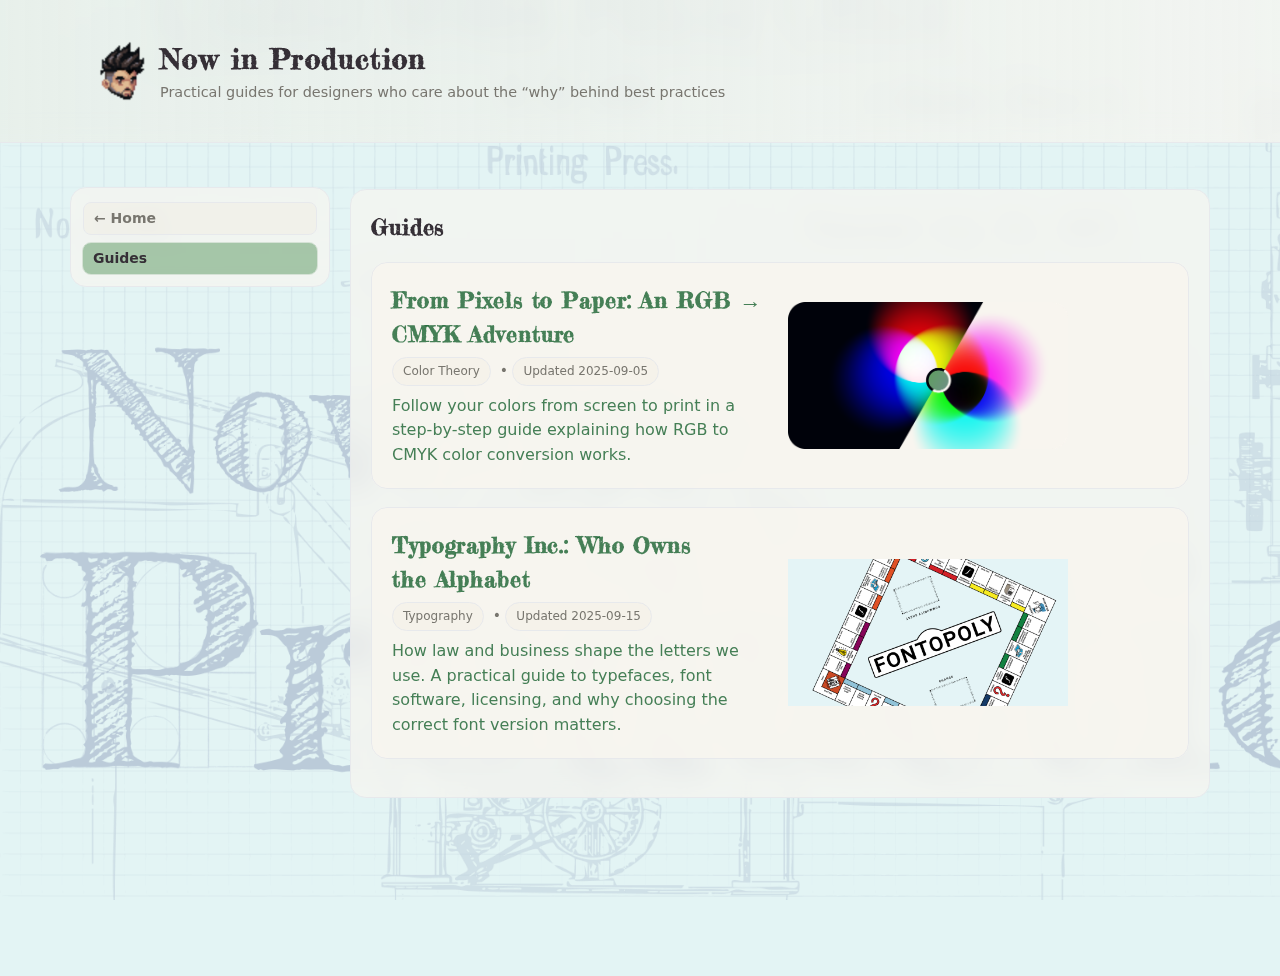
<file: index.html>
<!-- /index.html (homepage) -->
<!doctype html>
<html lang="en">
<head>
  <meta charset="utf-8" />
  <title>Now in Production</title>
  <link rel="apple-touch-icon" sizes="180x180" href="images/apple-touch-icon.png">
  <link rel="icon" type="image/png" sizes="32x32" href="images/favicon-32x32.png">
  <link rel="icon" type="image/png" sizes="16x16" href="images/favicon-16x16.png">
  <link rel="icon" href="images/favicon.ico" type="image/x-icon">
  <link rel="manifest" href="/site.webmanifest">
  <meta name="description" content="Practical guides for designers who care about the “why” behind best practices." />
  <meta name="keywords" content="typography, typeface licensing, font law, design, color theory, rgb, cmyk, print production, color management" />
  <link rel="canonical" href="https://cydrysdale.github.io/now-in-production/index.html">
  <meta name="robots" content="index,follow">
  <meta name="author" content="Chris Yasuda Drydsale">
  <meta name="format-detection" content="telephone=no"/>
  <!-- Open Graph for Facebook, LinkedIn, etc. -->
  <meta property="og:type" content="article">
  <meta property="og:title" content="Now in Production">
  <meta property="og:description" content="Practical guides for designers who care about the “why” behind best practices." />
  <meta property="og:image" content="https://cydrysdale.github.io/now-in-production/images/now-in-production.png" />
  <meta property="og:image:width" content="1200" />
  <meta property="og:image:height" content="630" />
  <meta property="og:url" content="https://cydrysdale.github.io/now-in-production/index.html">
  <meta name="viewport" content="width=device-width, initial-scale=1" />
  <link rel="preconnect" href="https://fonts.googleapis.com">
  <link rel="preconnect" href="https://fonts.gstatic.com" crossorigin>
  <link href="https://fonts.googleapis.com/css2?family=VT323&display=swap" rel="stylesheet">
  <link href="https://fonts.googleapis.com/css2?family=Fredericka+the+Great&display=swap" rel="stylesheet">
  <link rel="stylesheet" href="style.css">
  <script src="core.js" defer></script>
  <style>
    :root {
      --bg-light: url('images/now-in-prod.png');
    }
    :root[data-theme="dark"]{ 
      --bg-dark: url('images/now-in-prod.png')
    }
  </style>
</head>
<body data-bg-light="url('images/now-in-prod.png')" data-bg-dark="url('images/now-in-prod.png')">
  <a class="skip-link" href="#content">Skip to content</a>
  <header>
    <div class="header-inner">
      <img src="images/apple-touch-icon.png" width="60px" style="display: inline-block; margin-right: 10px;" alt="site logo"/>
      <div class="title-block">
        <h1>Now in Production</h1>
        <div class="sub">Practical guides for designers who care about the “why” behind best practices</div>
      </div>
      <div class="header-actions">
        <div class="toc-mobile">
          <button id="tocToggle" aria-expanded="false" aria-controls="tocList">☰ Contents</button>
          <nav id="tocList" class="toc" aria-label="On this page"></nav>
        </div>
      </div>
    </div>
  </header>

  <div class="page">
    <aside class="toc-desktop">
      <nav class="toc" aria-label="On this page"></nav>
    </aside>
    <main id="content">
      <section>
        <h2>Guides</h2>
        <div class="">
        <div id="guideCards"></div>
        </div>
      </section>
    </main>
  </div>

  <script>
    // List guide URLs (relative paths are fine)
    const GUIDES = [
      'rgb-to-cmyk-guide.html',
      'who-owns-type.html',
      // 'licensing/index.html',
      // 'assets-for-web/index.html',
    ];

    function extractMeta(html) {
      const doc = new DOMParser().parseFromString(html, 'text/html');
      const get = (sel, attr='content') => doc.querySelector(sel)?.getAttribute(attr) || '';
      const title = doc.querySelector('title')?.textContent?.trim() || '';
      return {
        title,
        description: get('meta[name="description"]'),
        image: get('meta[property="og:image"]') || '',
        category: get('meta[name="guide:category"]') || '',
        updated: get('meta[name="guide:updated"]') || '',
        keywords: get('meta[name="keywords"]') || '',
      };
    }

    function cardHTML(url, m) {
      return `    
      <a href="${url}" style="text-decoration:none;">
          <section>
            <div class="grid" style="align-items:center; gap:16px;">
              <div>
                <h2 style="margin:0 0 6px;">${m.title || 'Untitled Guide'}</h2>
                <div class="sub" style="margin-bottom:8px;">
                  ${m.category ? `<span class="pill">${m.category}</span>` : ''}
                  ${m.updated ? `&nbsp;•&nbsp;<span class="pill">Updated ${m.updated}</span>` : ''}
                </div>
                <p style="margin:6px 0 0;">${m.description || ''}</p>
              </div>
              ${m.image ? `
              <div class="image-container" style="max-width:280px;">
                <img src="${m.image}" alt="" loading="lazy">
              </div>` : ``}
            </div>
          </section>
        </a>
      `;
    }

    async function renderCards() {
      const container = document.getElementById('guideCards');
      for (const url of GUIDES) {
        try {
          const res = await fetch(url, { credentials: 'same-origin' });
          if (!res.ok) throw new Error(res.statusText);
          const html = await res.text();
          const m = extractMeta(html);
          container.insertAdjacentHTML('beforeend', cardHTML(url, m));
        } catch (e) {
          // Fallback card if a guide can’t be fetched
          container.insertAdjacentHTML('beforeend', `
            <a href="${url}" style="text-decoration:none;">
              <section>
                <h3>${url}</h3>
                <p class="muted">Couldn’t read metadata; linking directly.</p>
              </section>
            </a>
          `);
        }
      }
    }
    renderCards();
  </script>
</body>
</html>
</file>
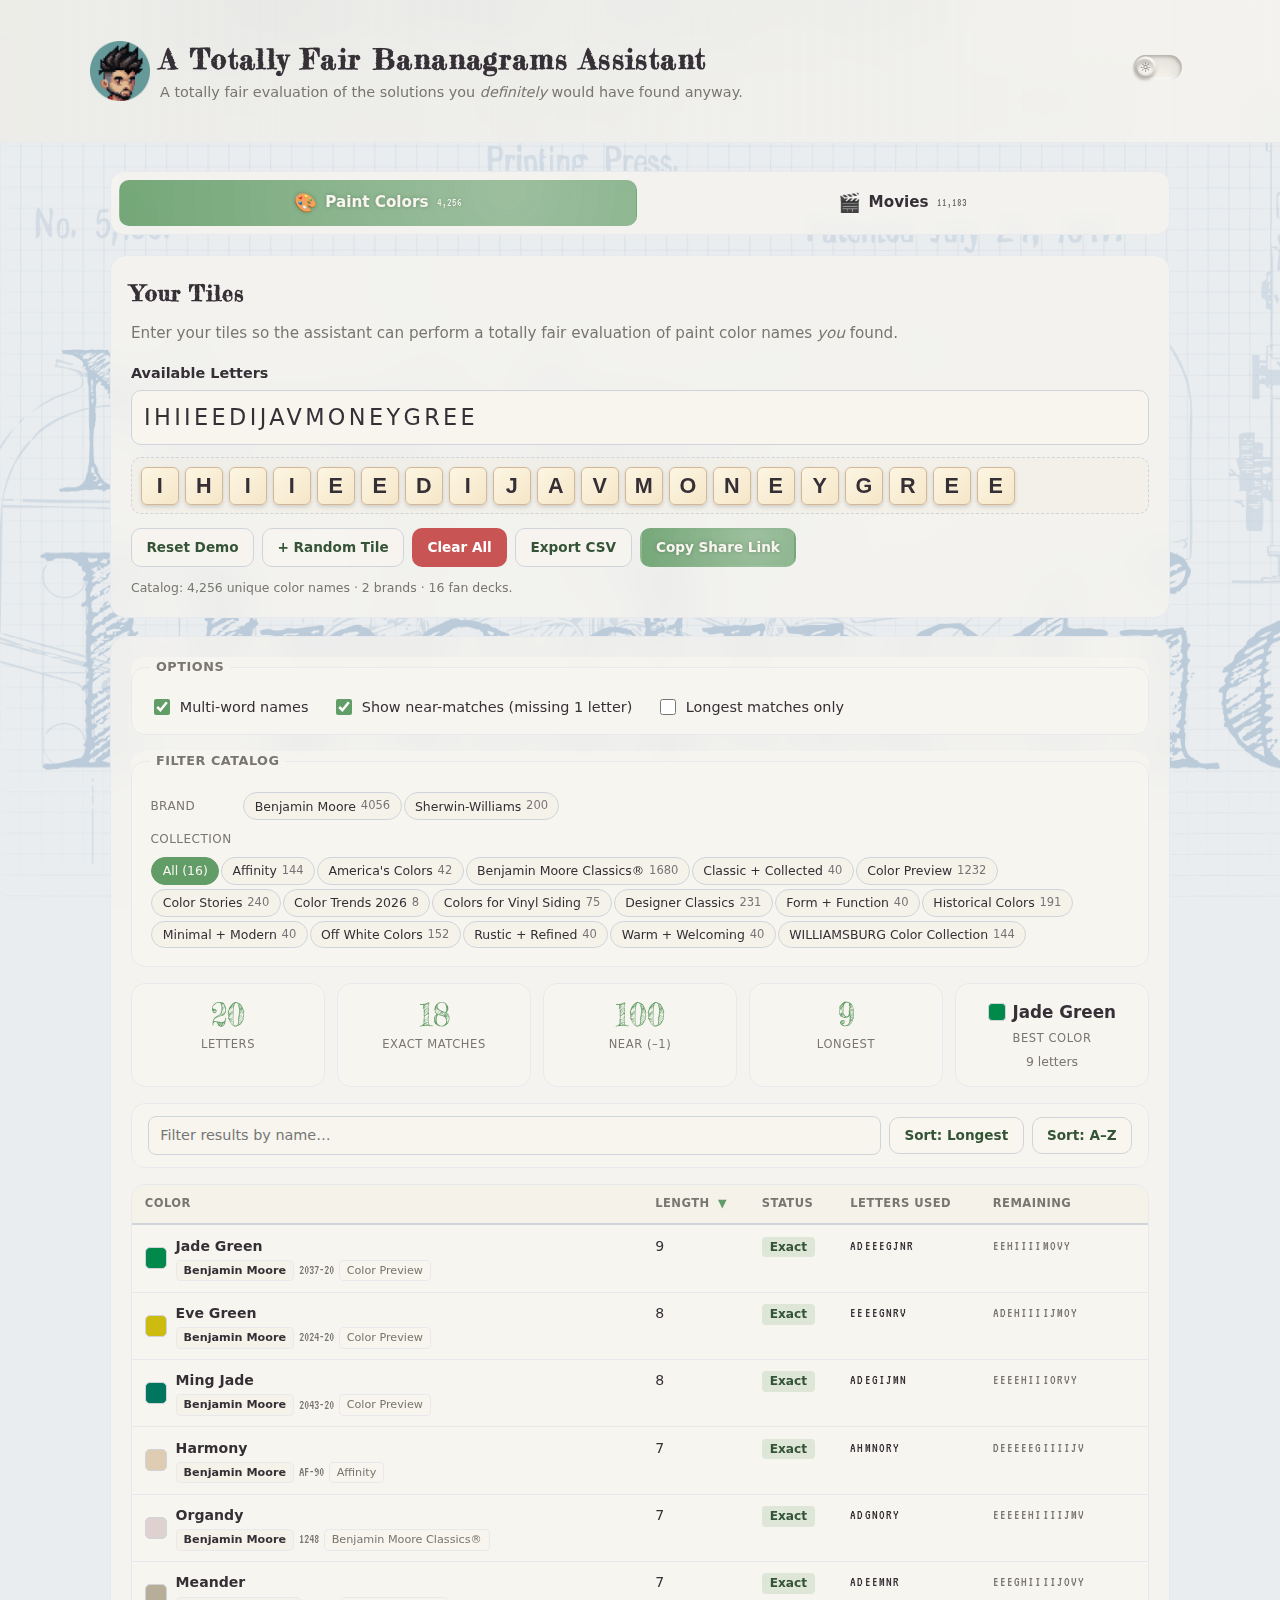
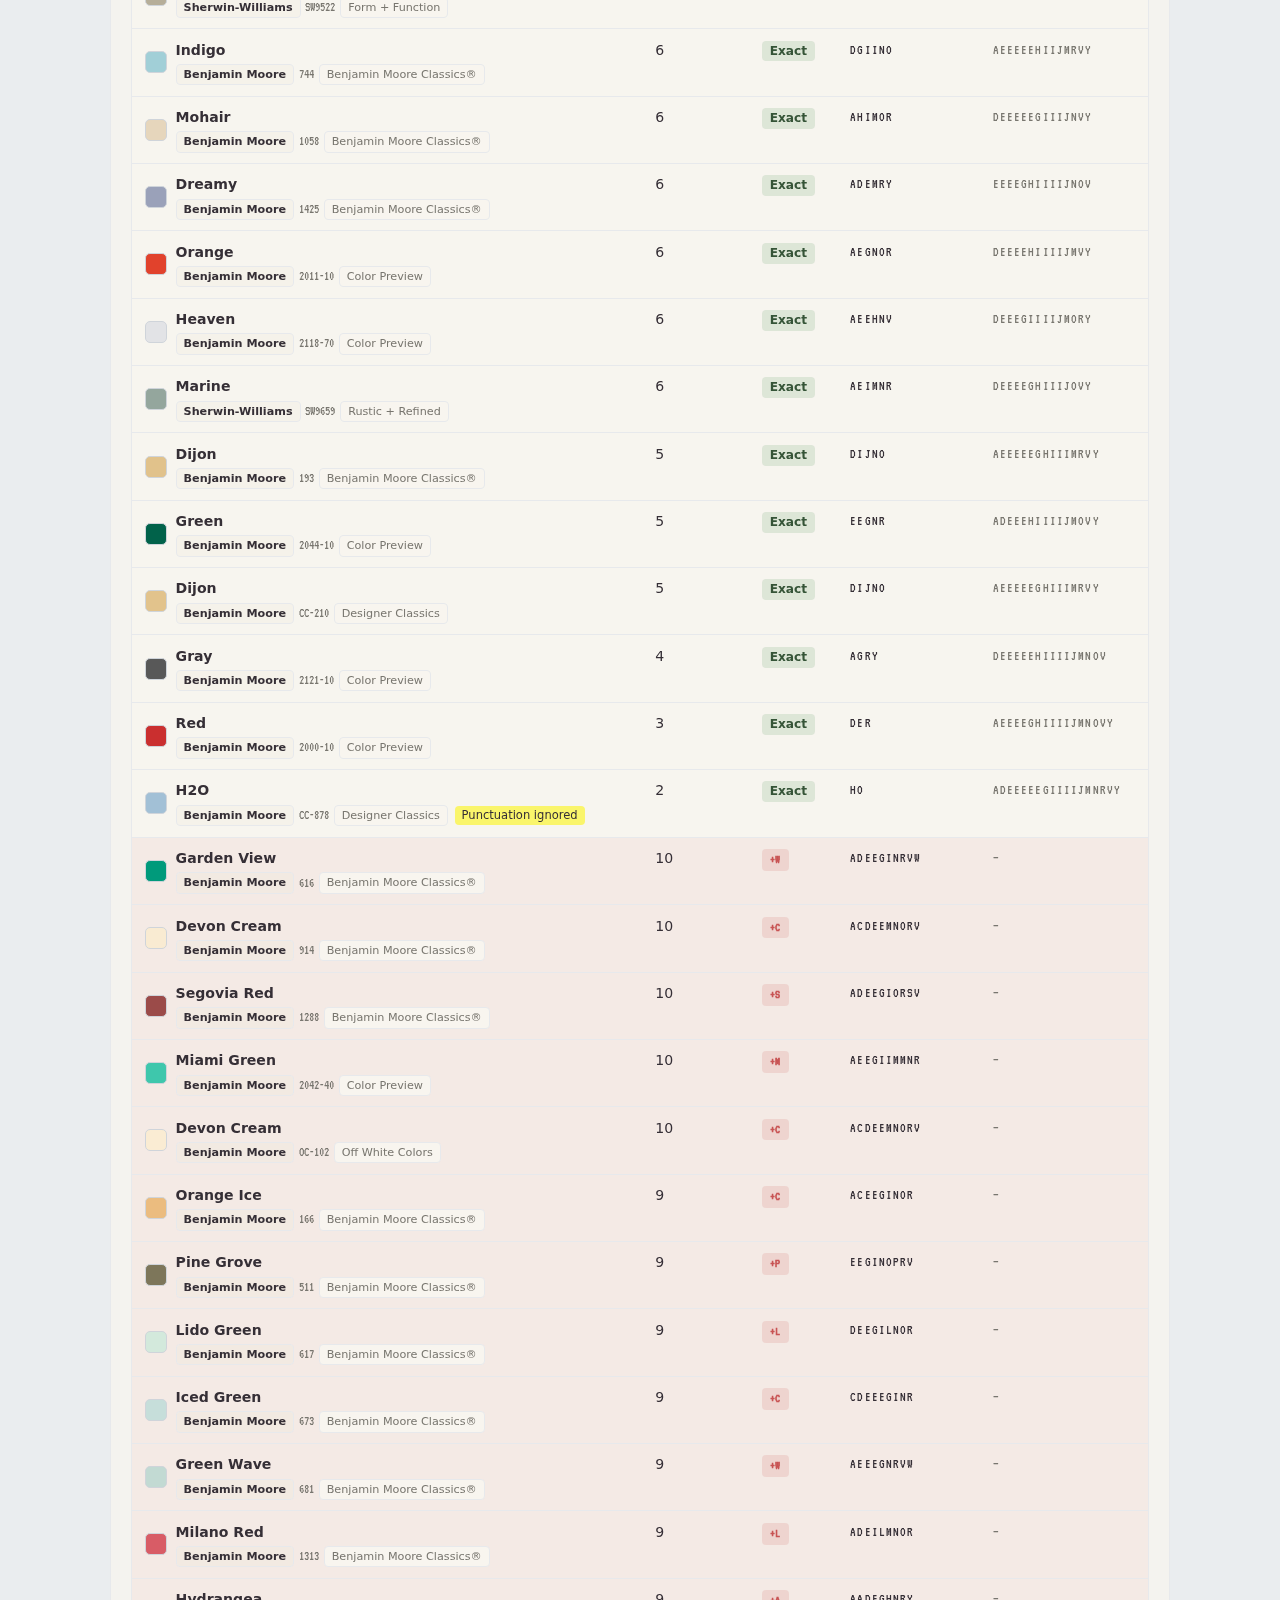
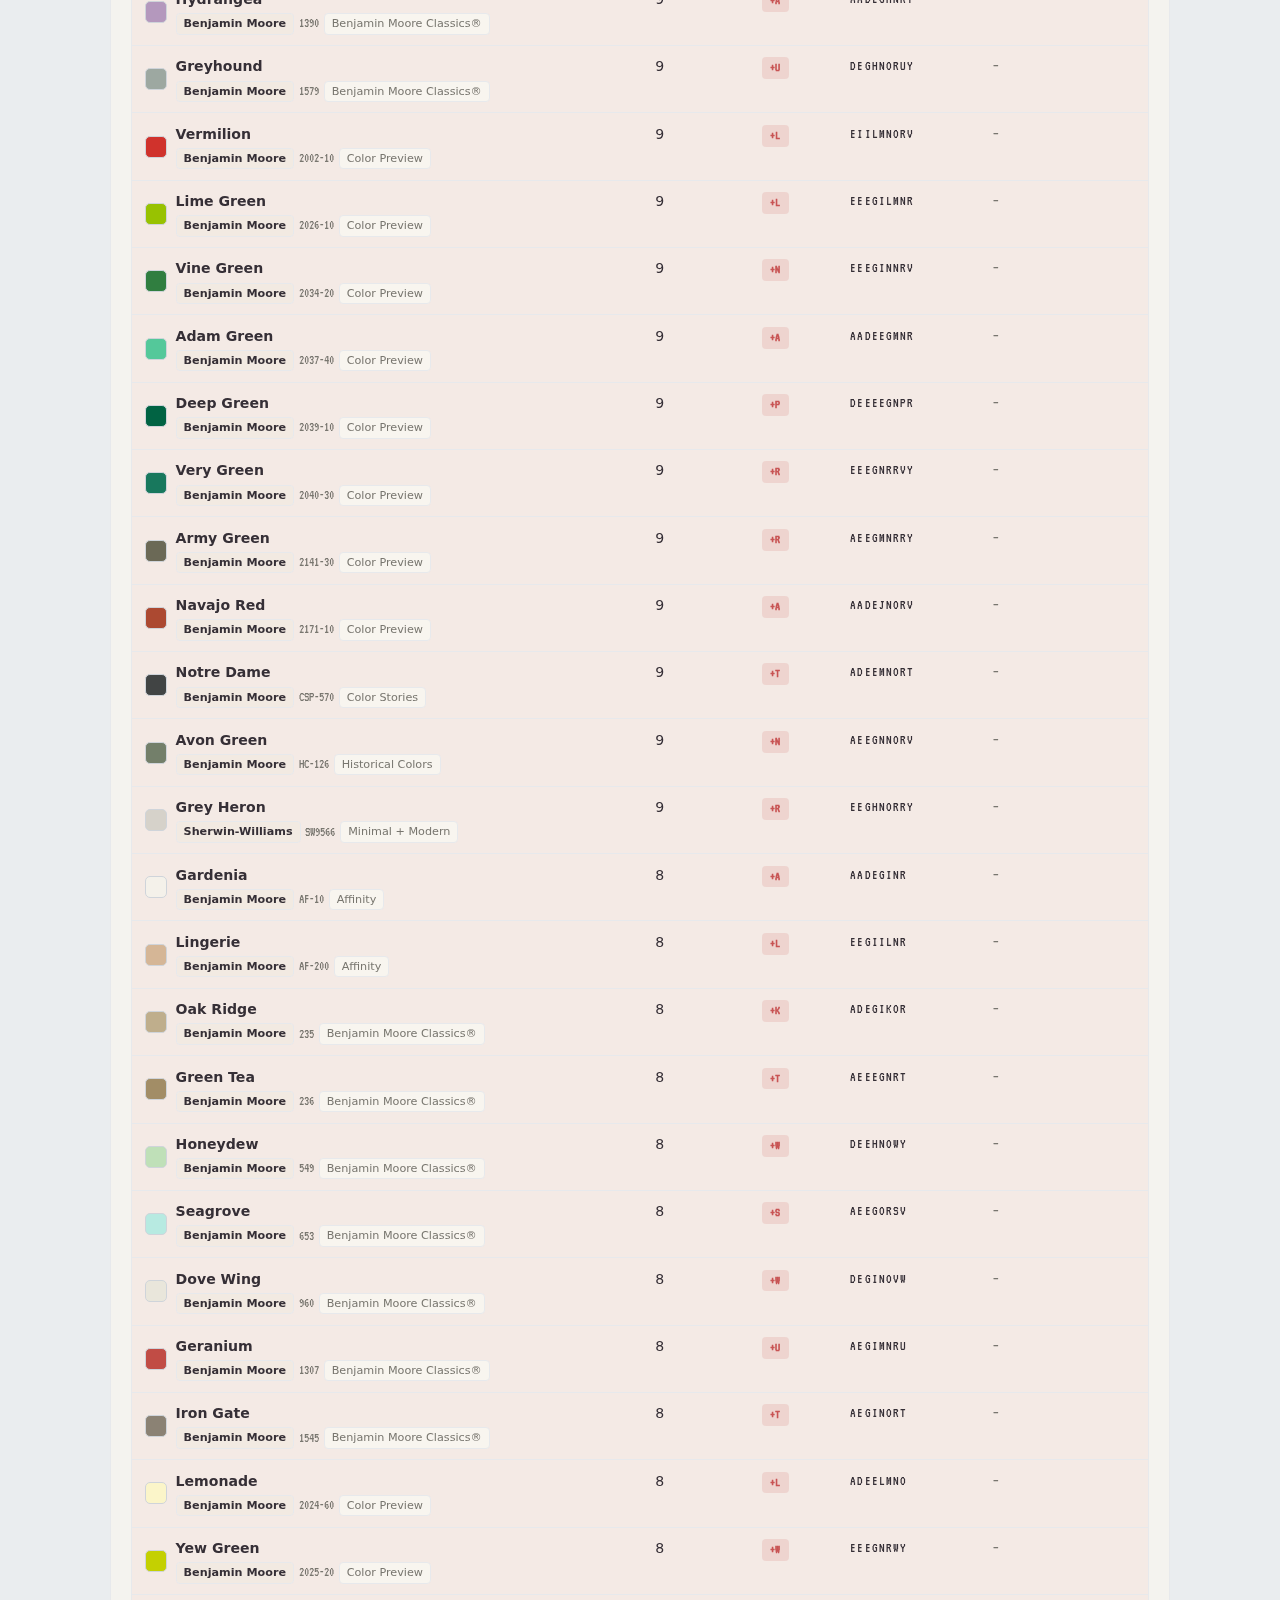
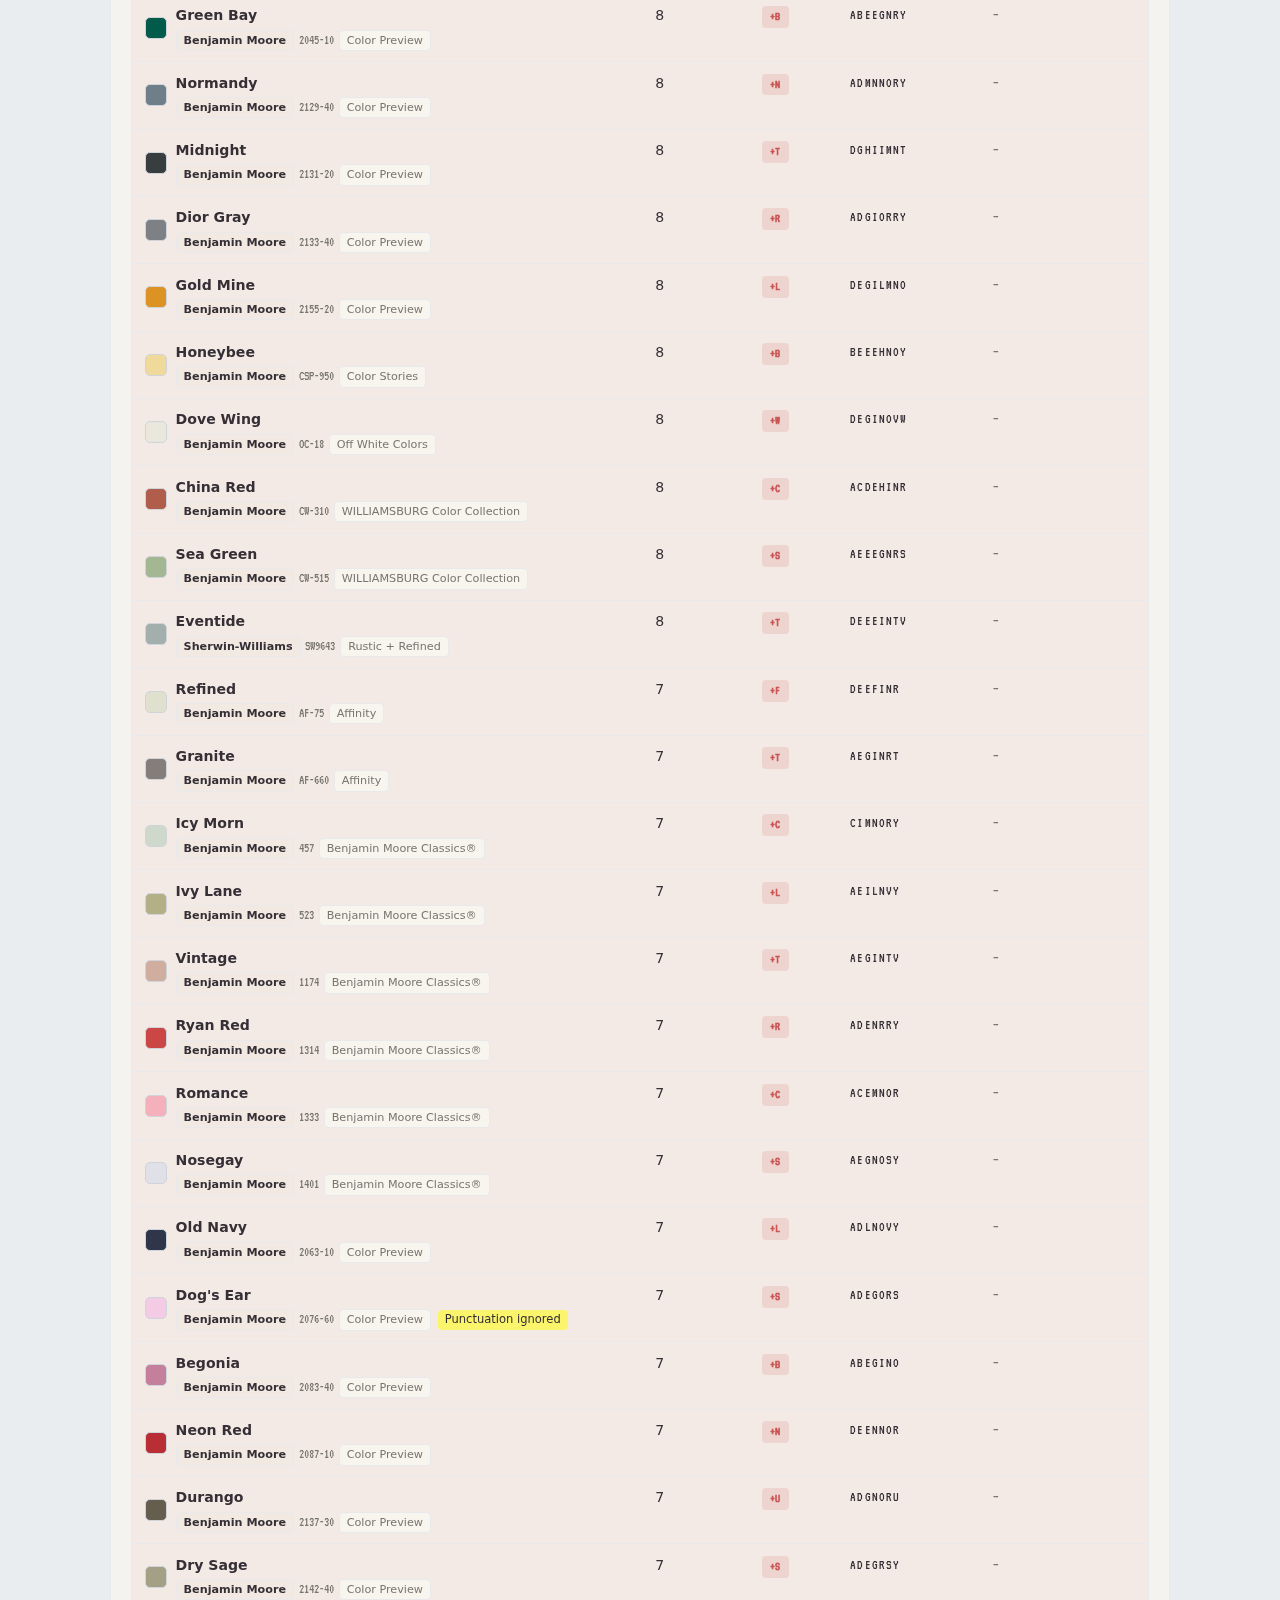
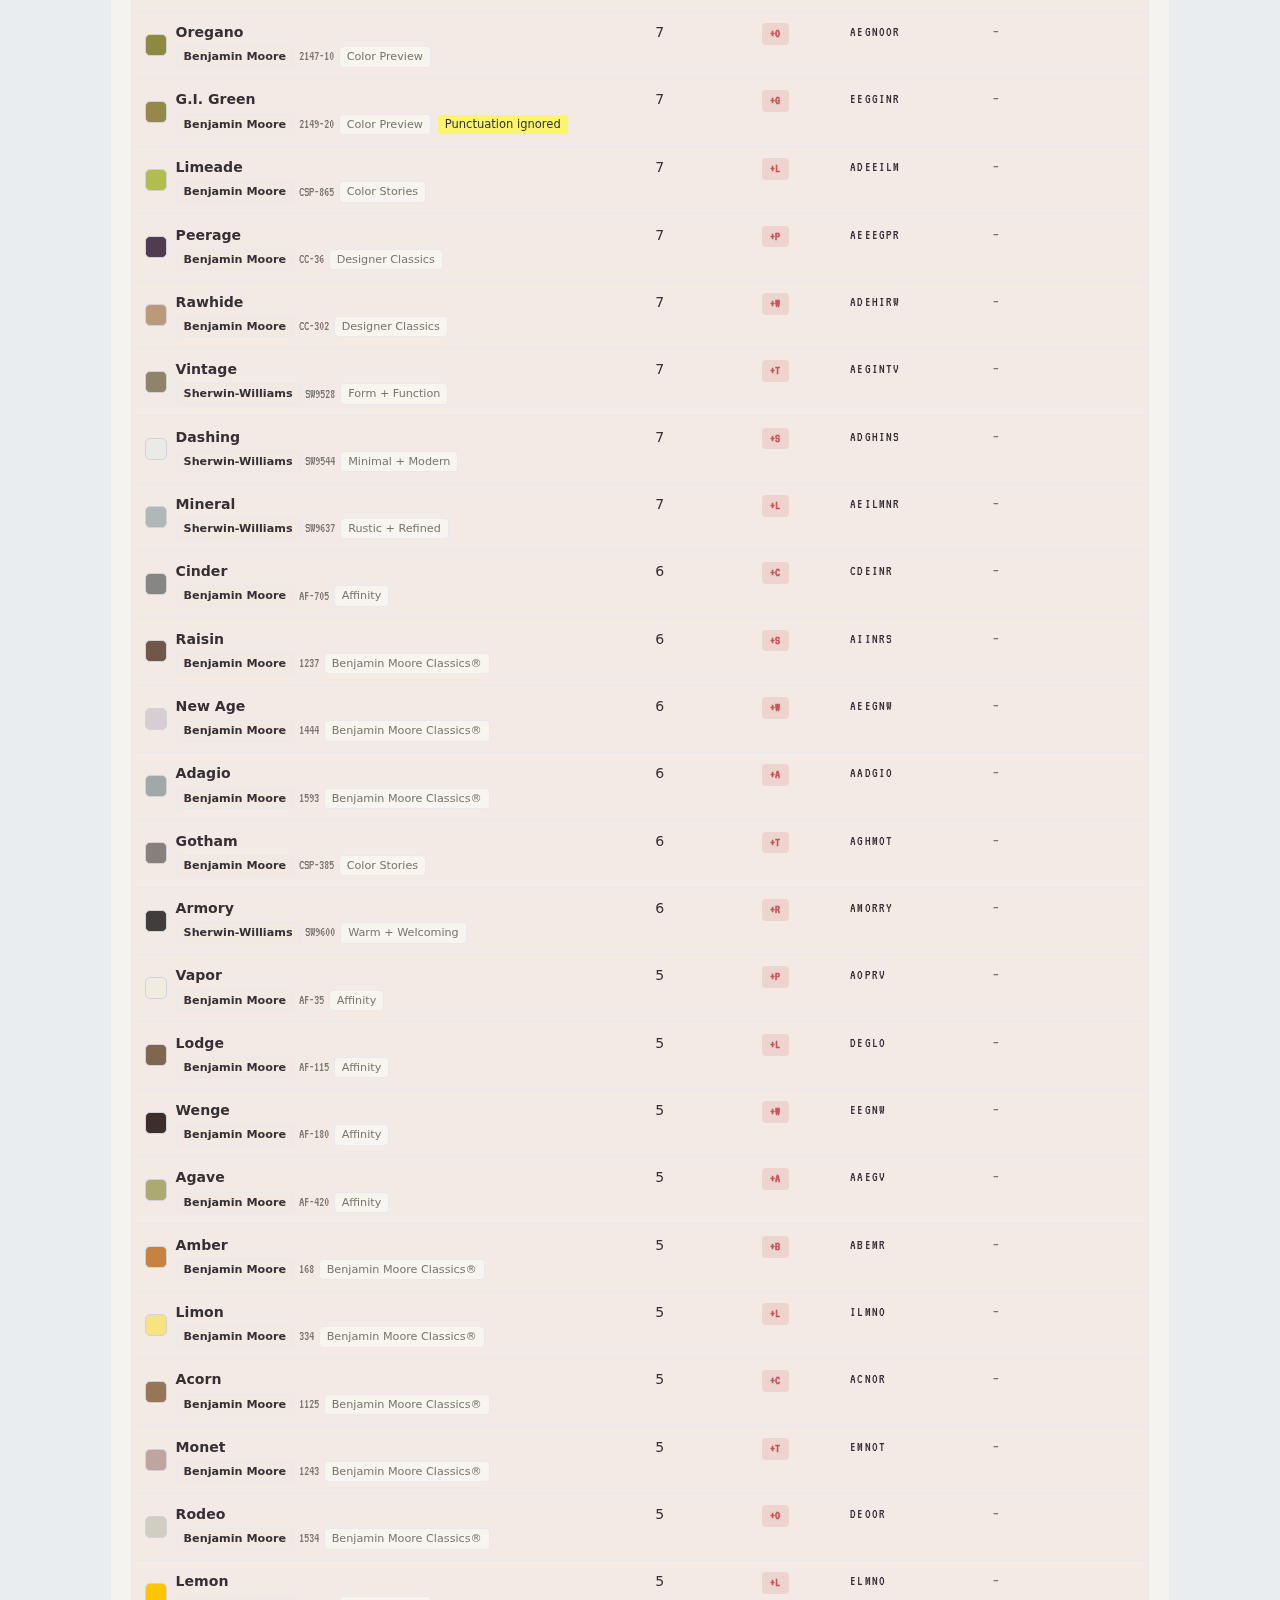
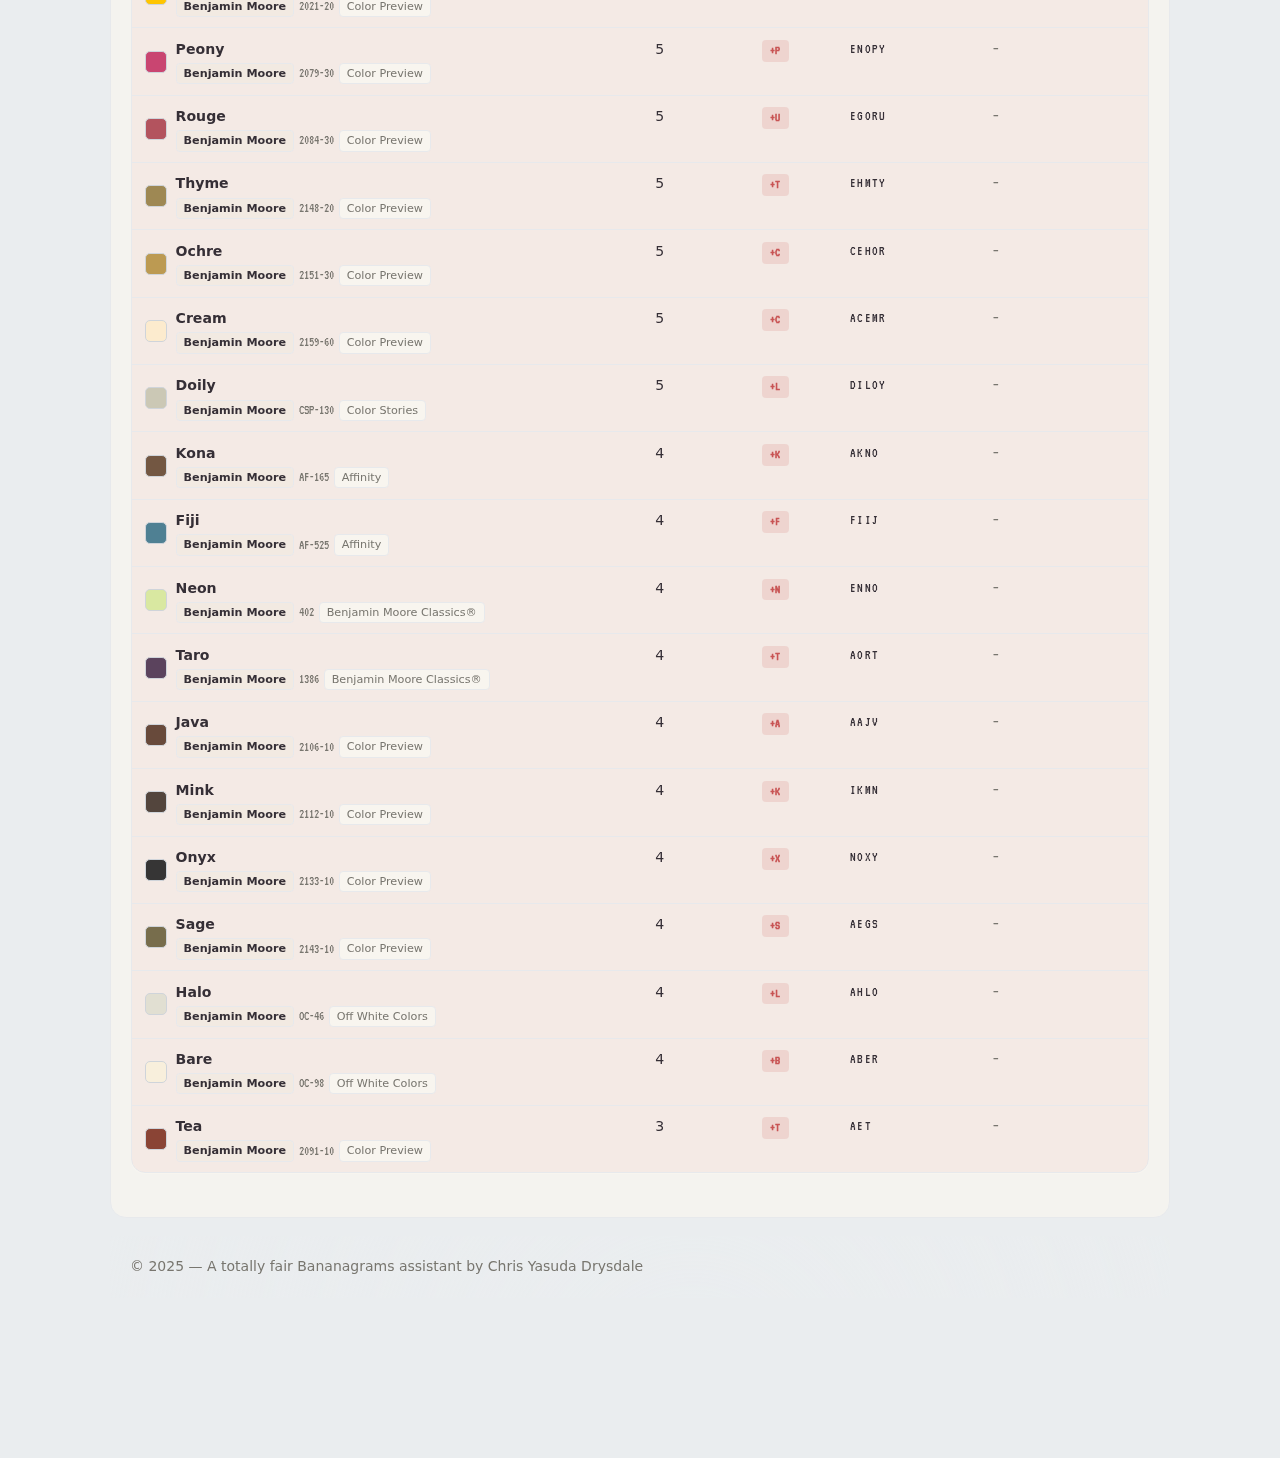
<file: bananagrams-assistant.html>
<!DOCTYPE html>
<html lang="en">
<head>
  <script>
    try {
      const t = localStorage.getItem('theme');
      if (t === 'dark' || t === 'light') document.documentElement.setAttribute('data-theme', t);
    } catch {}
  </script>
  <meta charset="UTF-8">
  <meta name="viewport" content="width=device-width, initial-scale=1.0">
  <title>A Totally Fair Bananagrams Assistant</title>
  <link rel="apple-touch-icon" sizes="180x180" href="images/apple-touch-icon.png">
  <link rel="icon" type="image/png" sizes="32x32" href="images/favicon-32x32.png">
  <link rel="icon" type="image/png" sizes="16x16" href="images/favicon-16x16.png">
  <link rel="icon" href="images/favicon.ico" type="image/x-icon">
  <link rel="manifest" href="site.webmanifest">
  <meta name="description" content="A totally fair evaluation of the solutions you definitely would have found anyway.">
  <meta name="author" content="Chris Yasuda Drysdale">
  <meta name="format-detection" content="telephone=no"/>
  <link rel="preconnect" href="https://fonts.googleapis.com">
  <link rel="preconnect" href="https://fonts.gstatic.com" crossorigin>
  <link href="https://fonts.googleapis.com/css2?family=VT323&amp;display=swap" rel="stylesheet">
  <link href="https://fonts.googleapis.com/css2?family=Fredericka+the+Great&amp;display=swap" rel="stylesheet">
  <link rel="stylesheet" href="assets/css/style.css">
  <script src="assets/js/core.js" defer></script>
  <style>
    :root {
      --bg-light: url('../../images/now-in-prod.png');
    }
    :root[data-theme="dark"]{
      --bg-dark: url('../../images/now-in-prod.png');
    }

    /* --- Page-specific bananagrams styles, layered on top of style.css --- */

    .page { grid-template-columns: 1fr; max-width: 1100px; }
    .page main { width: 100%; max-width: none; }

    .subtitle { color: var(--muted); margin: 0 0 1rem; font-size: .95rem; }

    /* Catalog tabs */
    .catalog-tabs {
      display: flex; flex-wrap: wrap; gap: .4rem;
      background: var(--card); border: 1px solid var(--borderLight);
      border-radius: 14px; padding: .5rem; margin: 0 0 1.25rem;
      backdrop-filter: blur(8px);
    }
    .catalog-tab {
      flex: 1 1 0; min-width: 140px;
      display: inline-flex; align-items: center; justify-content: center; gap: .5rem;
      padding: .65rem 1rem;
      background: transparent; color: var(--black);
      border: 1px solid transparent; border-radius: 10px;
      font: inherit; font-size: .95rem; font-weight: 600;
      cursor: pointer;
      transition: background .15s, border-color .15s, color .15s, box-shadow .15s;
    }
    .catalog-tab:hover { background: var(--accent-light); border-color: var(--accent); }
    .catalog-tab[aria-selected="true"] {
      background-image: radial-gradient(circle at 75% 20%, #629c6799, #629c67 145%);
      color: #f8f5ef; text-shadow: 0 0 4px rgba(0,0,0,.25);
      border-color: transparent;
    }
    .catalog-tab .tab-icon { font-size: 1.15rem; line-height: 1; }
    .catalog-tab .tab-count {
      font-size: .72rem; font-weight: 500; opacity: .7;
      font-family: 'VT323', ui-monospace, monospace;
    }
    .catalog-tab[aria-selected="true"] .tab-count { opacity: .9; }

    .field-label { font-weight: 600; display: block; margin-bottom: .4rem; font-size: .9rem; }
    #letterInput {
      width: 100%; font: inherit; font-size: 1.4rem;
      padding: .55rem .75rem;
      border: 1px solid var(--borderDark);
      border-radius: 10px;
      background: var(--bg2);
      color: var(--black);
      letter-spacing: .15em; text-transform: uppercase;
      transition: border-color .2s, box-shadow .2s;
    }
    #letterInput:focus { outline: none; border-color: var(--accent); box-shadow: 0 0 0 3px var(--accent-light); }

    /* Tile editor */
    .tile-area {
      display: flex; flex-wrap: wrap; gap: 6px;
      min-height: 52px; margin-top: .75rem; padding: .55rem;
      border: 1px dashed var(--borderDark); border-radius: 10px;
      background: var(--card2); align-items: center;
    }
    .tile {
      display: inline-flex; align-items: center; justify-content: center;
      width: 38px; height: 38px;
      background: linear-gradient(135deg, #fdf6e3, #f5e6c8);
      border: 1.5px solid #d4b896; border-radius: 6px;
      color: #352f36;
      font-family: sans-serif; font-weight: 600; font-size: 1.35rem;
      cursor: pointer; user-select: none;
      transition: transform .15s, box-shadow .15s;
      box-shadow: 0 2px 4px rgba(0,0,0,.15);
      text-transform: uppercase;
    }
    .tile:hover { transform: translateY(-2px) scale(1.08); box-shadow: 0 4px 8px rgba(0,0,0,.2); }
    .tile:active { transform: scale(.95); }
    .tile-hint { color: var(--muted); font-size: .85rem; font-style: italic; }

    /* Buttons */
    .btn-row { display: flex; flex-wrap: wrap; gap: .5rem; margin-top: .85rem; }
    .nip-btn {
      border: 1px solid var(--borderDark);
      background: var(--button); color: var(--button-text);
      border-radius: 10px;
      padding: .45rem .9rem;
      font: inherit; font-size: .85rem; font-weight: 600;
      cursor: pointer;
      transition: background .15s, box-shadow .15s, color .15s, border-color .15s;
    }
    .nip-btn:hover { background: var(--accent-light); border-color: var(--accent); }
    .nip-btn:active { transform: translateY(1px); }
    .nip-btn--primary {
      border: 2px solid transparent;
      background-image: radial-gradient(circle at 75% 20%, #629c6799, #629c67 145%);
      color: #f8f5ef; text-shadow: 0 0 4px rgba(0,0,0,.25);
    }
    .nip-btn--primary:hover {
      background-image: radial-gradient(circle at 75% 20%, #629c67, #355437 145%);
      color: #f8f5ef;
    }
    .nip-btn--danger {
      background: var(--alert-bg); color: var(--alert-text); border-color: transparent;
    }
    .nip-btn--danger:hover { filter: brightness(1.1); background: var(--alert-bg); }

    /* Toggles & filter blocks */
    .toggles, .filters {
      background: var(--card); border: 1px solid var(--borderLight); border-radius: 14px;
      padding: 1rem 1.15rem; margin: 0 0 1rem;
      backdrop-filter: blur(8px);
    }
    .toggles { display: flex; flex-wrap: wrap; gap: .65rem 1.5rem; align-items: center; }
    .toggles legend, .filters legend {
      font-weight: 700; font-size: .8rem; text-transform: uppercase; letter-spacing: .04em;
      color: var(--muted); padding: 0 .35rem; margin-bottom: .2rem;
    }
    .toggle-item { display: flex; align-items: center; gap: .4rem; font-size: .9rem; }
    .toggle-item input[type="checkbox"] { accent-color: var(--accent); width: 16px; height: 16px; }

    .filter-row { display: flex; flex-wrap: wrap; gap: .4rem .75rem; align-items: center; margin-bottom: .5rem; }
    .filter-row:last-child { margin-bottom: 0; }
    .filter-label {
      font-size: .75rem; color: var(--muted);
      text-transform: uppercase; letter-spacing: .04em; min-width: 80px;
    }
    .chip {
      display: inline-flex; align-items: center; gap: .3rem;
      padding: .2rem .65rem;
      background: var(--card2); border: 1px solid var(--borderDark);
      border-radius: 999px;
      font-size: .78rem; color: var(--black);
      cursor: pointer; user-select: none;
      transition: background .15s, border-color .15s, color .15s;
      margin: 2px 1px;
    }
    .chip:hover { border-color: var(--accent); background: var(--accent-light); }
    .chip.active { background: var(--accent); border-color: var(--accent); color: #f8f5ef; }
    .chip .count { opacity: .65; font-size: .72rem; }
    .chip.active .count { opacity: .9; }

    /* Stats */
    .stats {
      display: grid; grid-template-columns: repeat(auto-fit, minmax(140px, 1fr));
      gap: .75rem; margin-bottom: 1rem;
    }
    .stat-card {
      background: var(--card); border: 1px solid var(--borderLight);
      border-radius: 14px; padding: .9rem 1rem;
      text-align: center; backdrop-filter: blur(8px);
    }
    .stat-value { font-family: "Fredericka the Great", serif; font-size: 2rem; color: var(--accent); line-height: 1; }
    .stat-label {
      font-size: .72rem; color: var(--muted);
      text-transform: uppercase; letter-spacing: .05em; margin-top: .35rem;
    }
    .stat-detail {
      font-size: .78rem; color: var(--muted); margin-top: .25rem;
      white-space: nowrap; overflow: hidden; text-overflow: ellipsis;
    }
    .stat-best {
      display: flex; align-items: center; gap: .4rem; justify-content: center;
      font-size: 1.05rem; font-weight: 700; color: var(--black);
    }
    .stat-swatch {
      width: 18px; height: 18px; border-radius: 4px;
      border: 1px solid var(--borderDark); flex: 0 0 auto;
    }

    /* Toolbar */
    .toolbar {
      background: var(--card); border: 1px solid var(--borderLight);
      border-radius: 14px; padding: .75rem 1rem; margin-bottom: 1rem;
      display: flex; flex-wrap: wrap; gap: .5rem; align-items: center;
      backdrop-filter: blur(8px);
    }
    #titleFilter {
      flex: 1; min-width: 180px;
      padding: .45rem .7rem;
      border: 1px solid var(--borderDark); border-radius: 8px;
      background: var(--bg2); color: var(--black);
      font: inherit; font-size: .9rem;
    }
    #titleFilter:focus { outline: none; border-color: var(--accent); box-shadow: 0 0 0 3px var(--accent-light); }

    /* Results table */
    .table-wrap {
      background: var(--card); border: 1px solid var(--borderLight);
      border-radius: 14px; overflow-x: auto; margin-bottom: 1.5rem;
      backdrop-filter: blur(8px);
    }
    #resultsTable { font-size: .9rem; }
    #resultsTable th {
      background: var(--card2);
      position: sticky; top: 0; z-index: 1;
      padding: .65rem .8rem; text-align: left;
      font-size: .72rem; text-transform: uppercase; letter-spacing: .04em;
      color: var(--muted); cursor: pointer; user-select: none;
      white-space: nowrap; border-bottom: 2px solid var(--borderDark);
    }
    #resultsTable th:hover { color: var(--black); }
    #resultsTable th .sort-arrow { margin-left: 4px; font-size: .7rem; color: var(--accent); }
    #resultsTable td {
      padding: .65rem .8rem; border-bottom: 1px solid var(--borderLight);
      vertical-align: top; font-size: .88rem;
    }
    #resultsTable tr:last-child td { border-bottom: none; }
    #resultsTable tbody tr:hover td { background: var(--accent-light); }
    #resultsTable tr.near td { background: rgba(200,84,84,.07); }
    #resultsTable tr.near:hover td { background: rgba(200,84,84,.15); }

    .swatch-inline {
      display: inline-block; width: 22px; height: 22px;
      border-radius: 5px; border: 1px solid var(--borderDark);
      vertical-align: middle; margin-right: .55rem; flex: 0 0 auto;
    }
    .item-cell { display: flex; align-items: center; }
    .item-meta {
      font-size: .74rem; color: var(--muted); margin-top: .15rem;
      display: flex; flex-wrap: wrap; gap: .3rem; align-items: center;
    }
    .brand-tag {
      display: inline-block; padding: 1px 7px;
      background: var(--card2); border: 1px solid var(--borderLight);
      border-radius: 4px; font-size: .7rem; font-weight: 600; color: var(--black);
    }
    .collection-tag {
      display: inline-block; padding: 1px 7px;
      background: var(--bg2); border: 1px solid var(--borderLight);
      border-radius: 4px; font-size: .7rem; color: var(--muted);
    }
    .code-pill {
      font-family: 'VT323', ui-monospace, monospace;
      font-size: .85rem; color: var(--muted);
    }
    .letters-used, .remaining {
      font-family: 'VT323', ui-monospace, monospace;
      letter-spacing: .08em; text-transform: uppercase; font-size: 1rem;
    }
    .remaining { color: var(--muted); }
    .needs-tag {
      display: inline-block; padding: 1px 8px;
      background: rgba(200,84,84,.15); color: var(--alert-bg);
      border-radius: 4px; font-size: .8rem; font-weight: 700;
      letter-spacing: .05em; font-family: 'VT323', ui-monospace, monospace;
    }
    .exact-tag {
      display: inline-block; padding: 1px 8px;
      background: rgba(98,156,103,.18); color: var(--button-text);
      border-radius: 4px; font-size: .76rem; font-weight: 600;
    }
    :root[data-theme="dark"] .exact-tag { background: rgba(121,217,155,.18); color: var(--accent); }
    .rule-tag {
      display: inline-block; padding: 1px 7px;
      background: var(--chest-bg); color: #352f36;
      border-radius: 4px; font-size: .72rem; margin: 1px 2px; white-space: nowrap;
    }
    .no-results { text-align: center; padding: 2.5rem 1rem; color: var(--muted); }

    .source-line { font-size: .78rem; color: var(--muted); margin-top: .65rem; }

    /* Click-to-play dialog */
    tr.clickable { cursor: pointer; }
    dialog#playDialog {
      border: 1px solid var(--borderLight); border-radius: 14px;
      padding: 0; max-width: 460px; width: 92%;
      box-shadow: 0 12px 40px rgba(0,0,0,.25);
      background: var(--card); color: var(--black);
      backdrop-filter: blur(12px);
    }
    dialog#playDialog::backdrop { background: rgba(0,0,0,.45); backdrop-filter: blur(2px); }
    .dlg-body { padding: 1.25rem 1.4rem 1.1rem; }
    .dlg-title {
      display: flex; align-items: center; gap: .65rem;
      margin-bottom: .5rem;
      font-family: "Fredericka the Great", serif; font-size: 1.35rem;
    }
    .dlg-title .swatch-inline { width: 28px; height: 28px; margin: 0; }
    .dlg-meta {
      font-size: .82rem; color: var(--muted); margin-bottom: .75rem;
      display: flex; flex-wrap: wrap; gap: .3rem;
    }
    .dlg-row { font-size: .9rem; margin-bottom: .45rem; }
    .dlg-row strong { font-weight: 600; }
    .dlg-letters { font-family: 'VT323', ui-monospace, monospace; letter-spacing: .08em; text-transform: uppercase; font-size: 1.05rem; }
    .dlg-warn {
      background: rgba(200,84,84,.1); border-left: 3px solid var(--alert-bg);
      padding: .6rem .75rem; border-radius: 8px; font-size: .88rem; margin: .5rem 0 0;
    }
    .dlg-actions {
      display: flex; gap: .5rem; justify-content: flex-end;
      padding: .85rem 1.4rem;
      background: var(--card2); border-top: 1px solid var(--borderLight);
      border-radius: 0 0 14px 14px;
    }

    @media (max-width: 640px) {
      #letterInput { font-size: 1.2rem; }
      .stats { grid-template-columns: repeat(2, 1fr); }
      .toolbar { flex-direction: column; align-items: stretch; }
      #titleFilter { min-width: 100%; }
      .tile { width: 32px; height: 32px; font-size: 1.1rem; }
      .catalog-tab { min-width: 0; padding: .55rem .65rem; font-size: .85rem; }
      .catalog-tab .tab-count { display: none; }
    }
  </style>
</head>
<body>
<a class="skip-link" href="#content">Skip to content</a>
<header>
  <div class="header-inner">
    <img src="images/Pixel-Chris.png" width="60px" style="display: inline-block; margin-right: 10px;" alt="site logo"/>
    <div id="top" class="title-block">
      <h1>A Totally Fair Bananagrams Assistant</h1>
      <div class="sub">A totally fair evaluation of the solutions you <em>definitely</em> would have found anyway.</div>
    </div>
    <div class="header-actions">
      <div class="theme-toggle" style="scale: 75%;">
        <input id="themeSwitch" type="checkbox" role="switch" aria-checked="false" aria-label="Toggle dark mode">
        <label for="themeSwitch">
          <span class="track" aria-hidden="true"></span>
          <span class="thumb" aria-hidden="true">
            <span class="icon sun">&#9788;</span>
            <span class="icon moon">&#9789;</span>
          </span>
        </label>
      </div>
    </div>
  </div>
</header>

<div class="page">
  <main id="content">
    <div class="catalog-tabs" role="tablist" aria-label="Choose a catalog" id="catalogTabs"></div>

    <section>
      <h2>Your Tiles</h2>
      <p class="subtitle" id="tileSubtitle"></p>

      <label class="field-label" for="letterInput">Available Letters</label>
      <input type="text" id="letterInput" placeholder="Type letters here…" autocomplete="off" spellcheck="false" aria-label="Available letter tiles">
      <div class="tile-area" id="tileArea">
        <span class="tile-hint">Click a tile to remove it</span>
      </div>
      <div class="btn-row">
        <button class="nip-btn" id="btnReset">Reset Demo</button>
        <button class="nip-btn" id="btnRandom">+ Random Tile</button>
        <button class="nip-btn nip-btn--danger" id="btnClear">Clear All</button>
        <button class="nip-btn" id="btnExport">Export CSV</button>
        <button class="nip-btn nip-btn--primary" id="btnShare">Copy Share Link</button>
      </div>
      <div class="source-line" id="sourceLine"></div>
    </section>

    <section>
      <fieldset class="toggles">
        <legend>Options</legend>
        <label class="toggle-item"><input type="checkbox" id="togMultiWord" checked> Multi-word names</label>
        <label class="toggle-item"><input type="checkbox" id="togNear" checked> Show near-matches (missing 1 letter)</label>
        <label class="toggle-item"><input type="checkbox" id="togLongest"> Longest matches only</label>
      </fieldset>

      <fieldset class="filters" id="filtersBlock">
        <legend id="filtersLegend">Filter Catalog</legend>
        <div id="filterRows"></div>
      </fieldset>

      <div class="stats">
        <div class="stat-card"><div class="stat-value" id="statLetters">0</div><div class="stat-label">Letters</div></div>
        <div class="stat-card"><div class="stat-value" id="statMatches">0</div><div class="stat-label">Exact Matches</div></div>
        <div class="stat-card"><div class="stat-value" id="statNear">0</div><div class="stat-label">Near (–1)</div></div>
        <div class="stat-card"><div class="stat-value" id="statLongest">0</div><div class="stat-label">Longest</div></div>
        <div class="stat-card">
          <div class="stat-best" id="statBest">—</div>
          <div class="stat-label" id="statBestLabel">Best Match</div>
          <div class="stat-detail" id="statBestDetail"></div>
        </div>
      </div>

      <div class="toolbar">
        <input type="text" id="titleFilter" placeholder="Filter results by name…" aria-label="Filter results">
        <button class="nip-btn" data-sort="length">Sort: Longest</button>
        <button class="nip-btn" data-sort="alpha">Sort: A–Z</button>
      </div>

      <div class="table-wrap">
        <table id="resultsTable">
          <thead><tr id="resultsHead"></tr></thead>
          <tbody id="resultsBody"></tbody>
        </table>
        <div class="no-results" id="noResults" style="display:none">No matches found. Try adding more letters!</div>
      </div>
    </section>

    <footer class="sub glass">
      <span>© 2025 — A totally fair Bananagrams assistant by Chris Yasuda Drysdale</span>
    </footer>

    <dialog id="playDialog" aria-labelledby="dlgTitle">
      <form method="dialog">
        <div class="dlg-body">
          <div class="dlg-title" id="dlgTitle">
            <span class="swatch-inline" id="dlgSwatch" style="display:none"></span>
            <span id="dlgName"></span>
          </div>
          <div class="dlg-meta" id="dlgMeta"></div>
          <div class="dlg-row"><strong>Length:</strong> <span id="dlgLength"></span></div>
          <div class="dlg-row"><strong>Letters used:</strong> <span class="dlg-letters" id="dlgUsed"></span></div>
          <div class="dlg-row" id="dlgRemainingRow"><strong>Remaining after play:</strong> <span class="dlg-letters" id="dlgRemaining"></span></div>
          <div class="dlg-warn" id="dlgWarn" style="display:none"></div>
        </div>
        <div class="dlg-actions">
          <button class="nip-btn" value="cancel" type="submit">Cancel</button>
          <button class="nip-btn nip-btn--primary" id="dlgConfirm" value="confirm" type="submit">Yes, play it</button>
        </div>
      </form>
    </dialog>
  </main>
</div>
<a id="toTop" href="#top" title="Back to top">&#8593;</a>

<script src="colors.js"></script>
<script src="movies.js"></script>
<script>
const $ = id => document.getElementById(id);

/* ====================================================================
   UTILITIES — letter math
   ==================================================================== */

const LETTERS_ONLY_CACHE = new Map();
const FREQ_MAP_CACHE = new Map();
const CACHE_LIMIT = 100000;

function lettersOnly(str) {
  const cached = LETTERS_ONLY_CACHE.get(str);
  if (cached !== undefined) return cached;
  const result = String(str).replace(/[^a-zA-Z]/g, "").toLowerCase();
  if (LETTERS_ONLY_CACHE.size > CACHE_LIMIT) LETTERS_ONLY_CACHE.clear();
  LETTERS_ONLY_CACHE.set(str, result);
  return result;
}

function freqMap(str) {
  const letters = lettersOnly(str);
  const cached = FREQ_MAP_CACHE.get(letters);
  if (cached !== undefined) return cached;
  const map = {};
  for (const ch of letters) map[ch] = (map[ch] || 0) + 1;
  if (FREQ_MAP_CACHE.size > CACHE_LIMIT) FREQ_MAP_CACHE.clear();
  FREQ_MAP_CACHE.set(letters, map);
  return map;
}

function evaluateMatch(poolFreq, titleFreq, maxMissing) {
  const missing = [];
  for (const [ch, count] of Object.entries(titleFreq)) {
    const have = poolFreq[ch] || 0;
    if (have < count) {
      const short = count - have;
      for (let i = 0; i < short; i++) missing.push(ch);
      if (missing.length > maxMissing) return null;
    }
  }
  return { exact: missing.length === 0, missing };
}

function remainingLetters(poolFreq, titleFreq) {
  const result = { ...poolFreq };
  for (const [ch, count] of Object.entries(titleFreq)) {
    result[ch] = (result[ch] || 0) - count;
    if (result[ch] <= 0) delete result[ch];
  }
  return Object.entries(result)
    .sort(([a], [b]) => a.localeCompare(b))
    .map(([ch, n]) => ch.repeat(n))
    .join("")
    .toUpperCase();
}

function freqToString(freq) {
  return Object.entries(freq)
    .sort(([a], [b]) => a.localeCompare(b))
    .map(([ch, n]) => ch.repeat(n))
    .join("")
    .toUpperCase();
}

function escHTML(s) {
  return String(s).replace(/&/g,"&amp;").replace(/</g,"&lt;").replace(/>/g,"&gt;").replace(/"/g,"&quot;");
}
function escAttr(s) { return escHTML(s); }

/* ====================================================================
   CATALOGS — declarative registry
   Each catalog defines:
     - source data + how to read a name
     - filter groups (chips)
     - table columns (header + per-row render)
     - stats "best" rendering
     - dialog meta (and optional swatch)
     - CSV export schema
   ==================================================================== */

const CATALOGS = {
  colors: {
    id: "colors",
    label: "Paint Colors",
    icon: "🎨",
    items: typeof BUILTIN_COLORS !== "undefined" ? BUILTIN_COLORS : [],
    getName: (it) => it.name,
    getSwatch: (it) => it.hex,
    demoLetters: "IHIIEEDIJAVMONEYGREE",
    bestLabel: "Best Color",
    subtitleType: "paint color",

    filterGroups: [
      {
        id: "brand",
        label: "Brand",
        getValues: (it) => [it.brand],
      },
      {
        id: "collection",
        label: "Collection",
        getValues: (it) => Array.isArray(it.collections) ? it.collections : [],
        includeAllChip: true,
      },
    ],

    columns: [
      { id: "title",     label: "Color",        sortable: true },
      { id: "length",    label: "Length",       sortable: true },
      { id: "status",    label: "Status",       sortable: true },
      { id: "used",      label: "Letters Used", sortable: true },
      { id: "remaining", label: "Remaining",    sortable: true },
    ],

    renderItemCell(r) {
      const it = r.item;
      const collections = (it.collections || []).map(c => `<span class="collection-tag">${escHTML(c)}</span>`).join(" ");
      const code = it.code ? `<span class="code-pill">${escHTML(it.code)}</span>` : "";
      const rules = r.rules.map(x => `<span class="rule-tag">${escHTML(x)}</span>`).join(" ");
      return `
        <div class="item-cell">
          <span class="swatch-inline" style="background:${escAttr(it.hex)}"></span>
          <div>
            <strong>${escHTML(it.name)}</strong>
            <div class="item-meta">
              <span class="brand-tag">${escHTML(it.brand)}</span>
              ${code}
              ${collections}
              ${rules}
            </div>
          </div>
        </div>`;
    },

    renderBest(top) {
      const swatch = `<span class="stat-swatch" style="background:${escAttr(top.item.hex)}"></span>`;
      return `${swatch}<span>${escHTML(top.item.name)}</span>`;
    },

    renderDialogTitle(item) {
      return {
        swatch: item.hex,
        name: item.name,
        meta: [
          `<span class="brand-tag">${escHTML(item.brand)}</span>`,
          item.code ? `<span class="code-pill">${escHTML(item.code)}</span>` : "",
          ...(item.collections || []).map(c => `<span class="collection-tag">${escHTML(c)}</span>`),
        ].filter(Boolean).join(" "),
      };
    },

    sourceLine(items) {
      const total = items.length;
      const brands = new Set(items.map(c => c.brand)).size;
      const colls = new Set(items.flatMap(c => c.collections || [])).size;
      return `Catalog: ${total.toLocaleString()} unique color names · ${brands} brand${brands === 1 ? "" : "s"} · ${colls} fan deck${colls === 1 ? "" : "s"}.`;
    },

    csvHeaders: ["Color", "Code", "Brand", "Collections", "Hex", "Length", "Status", "Letters Used", "Remaining"],
    csvRow(r) {
      const it = r.item;
      return [
        it.name, it.code || "", it.brand, (it.collections || []).join("; "), it.hex,
        r.length, r.exact ? "Exact" : `Needs +${r.missing.join("")}`,
        r.usedLetters, r.remaining,
      ];
    },
  },

  movies: {
    id: "movies",
    label: "Movies",
    icon: "🎬",
    items: typeof BUILTIN_MOVIES !== "undefined" ? BUILTIN_MOVIES : [],
    getName: (it) => it.title,
    getSwatch: () => null,
    demoLetters: "INCEPTIONAVATARTITAN",
    bestLabel: "Best Title",
    subtitleType: "movie",

    filterGroups: [
      {
        id: "decade",
        label: "Decade",
        getValues: (it) => it.year ? [`${Math.floor(it.year / 10) * 10}s`] : ["Unknown"],
        sortValues: (a, b) => parseInt(a, 10) - parseInt(b, 10),
        includeAllChip: true,
      },
    ],

    columns: [
      { id: "title",     label: "Title",        sortable: true },
      { id: "length",    label: "Length",       sortable: true },
      { id: "year",      label: "Year",         sortable: true },
      { id: "status",    label: "Status",       sortable: true },
      { id: "used",      label: "Letters Used", sortable: true },
      { id: "remaining", label: "Remaining",    sortable: true },
    ],

    renderItemCell(r) {
      const it = r.item;
      const rules = r.rules.map(x => `<span class="rule-tag">${escHTML(x)}</span>`).join(" ");
      const decade = it.year ? `<span class="collection-tag">${Math.floor(it.year/10)*10}s</span>` : "";
      return `
        <div class="item-cell">
          <div>
            <strong>${escHTML(it.title)}</strong>
            <div class="item-meta">
              ${decade}
              ${rules}
            </div>
          </div>
        </div>`;
    },

    renderBest(top) {
      const yr = top.item.year ? ` <span style="opacity:.6;font-weight:500">(${top.item.year})</span>` : "";
      return `<span>${escHTML(top.item.title)}${yr}</span>`;
    },

    renderDialogTitle(item) {
      return {
        swatch: null,
        name: item.title,
        meta: [
          item.year ? `<span class="brand-tag">${item.year}</span>` : "",
          item.year ? `<span class="collection-tag">${Math.floor(item.year/10)*10}s</span>` : "",
        ].filter(Boolean).join(" "),
      };
    },

    sourceLine(items) {
      const total = items.length;
      const years = items.map(m => m.year).filter(y => typeof y === "number");
      const min = Math.min(...years), max = Math.max(...years);
      return `Catalog: ${total.toLocaleString()} film titles · ${min}–${max}.`;
    },

    csvHeaders: ["Title", "Year", "Length", "Status", "Letters Used", "Remaining"],
    csvRow(r) {
      const it = r.item;
      return [
        it.title, it.year || "",
        r.length, r.exact ? "Exact" : `Needs +${r.missing.join("")}`,
        r.usedLetters, r.remaining,
      ];
    },
  },
};

const CATALOG_ORDER = ["colors", "movies"];

/* ====================================================================
   STATE
   ==================================================================== */

const STORAGE_LETTERS = "bananagrams_assistant_letters_v1";
const STORAGE_CATALOG = "bananagrams_assistant_catalog_v1";
const STORAGE_FILTERS = "bananagrams_assistant_filters_v1"; // per-catalog filter state

let currentCatalogId = "colors";
let currentSort = { col: "length", dir: "desc" };
let currentFilter = "";
let lastResults = [];

/** Per-catalog filter selections: Map<catalogId, Map<groupId, Set<value>>> */
const filterState = new Map();

function getCatalog() { return CATALOGS[currentCatalogId]; }

function getFilterSet(catalogId, groupId) {
  if (!filterState.has(catalogId)) filterState.set(catalogId, new Map());
  const groups = filterState.get(catalogId);
  if (!groups.has(groupId)) groups.set(groupId, new Set());
  return groups.get(groupId);
}

function loadStored(key) {
  try { return localStorage.getItem(key); } catch { return null; }
}
function saveStored(key, value) {
  try { localStorage.setItem(key, value); } catch {}
}

function loadStoredFilters() {
  try {
    const raw = localStorage.getItem(STORAGE_FILTERS);
    if (!raw) return;
    const obj = JSON.parse(raw);
    for (const [catId, groups] of Object.entries(obj || {})) {
      const groupMap = new Map();
      for (const [gId, vals] of Object.entries(groups || {})) {
        groupMap.set(gId, new Set(Array.isArray(vals) ? vals : []));
      }
      filterState.set(catId, groupMap);
    }
  } catch {}
}
function saveStoredFilters() {
  const obj = {};
  for (const [catId, groups] of filterState.entries()) {
    obj[catId] = {};
    for (const [gId, set] of groups.entries()) {
      obj[catId][gId] = [...set];
    }
  }
  try { localStorage.setItem(STORAGE_FILTERS, JSON.stringify(obj)); } catch {}
}

/* ====================================================================
   FILTER VALUE INDEX (cached per-catalog)
   ==================================================================== */

const filterIndexCache = new Map(); // catId -> { values: { gId: [{value, count}] }, itemValues: { gId: WeakMap<item, string[]> } }

function buildFilterIndex(catId) {
  if (filterIndexCache.has(catId)) return filterIndexCache.get(catId);
  const cat = CATALOGS[catId];
  const values = {};
  const itemValues = {};
  for (const group of cat.filterGroups) {
    const counts = new Map();
    const perItem = new WeakMap();
    for (const item of cat.items) {
      const vals = group.getValues(item) || [];
      perItem.set(item, vals);
      for (const v of vals) counts.set(v, (counts.get(v) || 0) + 1);
    }
    let arr = [...counts.entries()].map(([value, count]) => ({ value, count }));
    if (group.sortValues) arr.sort((a, b) => group.sortValues(a.value, b.value));
    else arr.sort((a, b) => a.value.localeCompare(b.value));
    values[group.id] = arr;
    itemValues[group.id] = perItem;
  }
  const idx = { values, itemValues };
  filterIndexCache.set(catId, idx);
  return idx;
}

/* ====================================================================
   MATCHING ENGINE
   ==================================================================== */

function findMatches(letters, options) {
  const cat = getCatalog();
  const pool = freqMap(letters);
  const poolSize = lettersOnly(letters).length;
  const maxMissing = options.nearMatches ? 1 : 0;
  const results = [];

  const filterIdx = buildFilterIndex(cat.id);
  const activeFilters = [];
  for (const group of cat.filterGroups) {
    const sel = getFilterSet(cat.id, group.id);
    if (sel.size > 0) {
      activeFilters.push({ group, sel, perItem: filterIdx.itemValues[group.id] });
    }
  }

  for (const item of cat.items) {
    const name = cat.getName(item);
    if (!options.multiWord && name.includes(" ")) continue;

    let skip = false;
    for (const f of activeFilters) {
      const vals = f.perItem.get(item) || [];
      let any = false;
      for (const v of vals) { if (f.sel.has(v)) { any = true; break; } }
      if (!any) { skip = true; break; }
    }
    if (skip) continue;

    const titleLetters = lettersOnly(name);
    if (titleLetters.length === 0) continue;
    if (titleLetters.length > poolSize + maxMissing) continue;

    const tFreq = freqMap(titleLetters);
    const verdict = evaluateMatch(pool, tFreq, maxMissing);
    if (!verdict) continue;

    const rules = [];
    if (/[^a-zA-Z\s]/.test(name)) rules.push("Punctuation ignored");

    results.push({
      item,
      name,
      length: titleLetters.length,
      usedLetters: freqToString(tFreq),
      remaining: verdict.exact ? remainingLetters(pool, tFreq) : "",
      exact: verdict.exact,
      missing: verdict.missing.map(ch => ch.toUpperCase()),
      rules,
    });
  }
  return results;
}

/* ====================================================================
   SORTING & RENDERING
   ==================================================================== */

function sortResults(results) {
  const { col, dir } = currentSort;
  const mult = dir === "asc" ? 1 : -1;
  results.sort((a, b) => {
    if (a.exact !== b.exact) return a.exact ? -1 : 1;
    let av, bv;
    switch (col) {
      case "title":     av = a.name.toLowerCase(); bv = b.name.toLowerCase(); return mult * av.localeCompare(bv);
      case "length":    return mult * (a.length - b.length);
      case "year":      return mult * (((a.item.year || 0) - (b.item.year || 0)));
      case "status":    return mult * (a.exact === b.exact ? 0 : a.exact ? -1 : 1);
      case "used":      return mult * a.usedLetters.localeCompare(b.usedLetters);
      case "remaining": return mult * (a.remaining || "").localeCompare(b.remaining || "");
      default:          return 0;
    }
  });
}

function renderTabs() {
  const host = $("catalogTabs");
  host.innerHTML = "";
  for (const id of CATALOG_ORDER) {
    const cat = CATALOGS[id];
    const btn = document.createElement("button");
    btn.className = "catalog-tab";
    btn.type = "button";
    btn.role = "tab";
    btn.setAttribute("aria-selected", String(id === currentCatalogId));
    btn.dataset.catalog = id;
    btn.innerHTML =
      `<span class="tab-icon" aria-hidden="true">${cat.icon}</span>` +
      `<span>${escHTML(cat.label)}</span>` +
      `<span class="tab-count">${cat.items.length.toLocaleString()}</span>`;
    btn.addEventListener("click", () => {
      if (currentCatalogId === id) return;
      currentCatalogId = id;
      saveStored(STORAGE_CATALOG, id);
      // Reset sort if active column doesn't exist in new catalog
      const cols = new Set(getCatalog().columns.map(c => c.id));
      if (!cols.has(currentSort.col)) currentSort = { col: "length", dir: "desc" };
      renderTabs();
      renderTableHead();
      renderFilterChips();
      updateSortArrows();
      $("sourceLine").textContent = getCatalog().sourceLine(getCatalog().items);
      $("statBestLabel").textContent = getCatalog().bestLabel;
      $("tileSubtitle").innerHTML = subtitleForCatalog();
      update();
    });
    host.appendChild(btn);
  }
}

function subtitleForCatalog() {
  const cat = getCatalog();
  return `Enter your tiles so the assistant can perform a totally fair evaluation of ${escHTML(cat.subtitleType)} names <em>you</em> found.`;
}

function renderTableHead() {
  const head = $("resultsHead");
  head.innerHTML = "";
  const cat = getCatalog();
  for (const col of cat.columns) {
    const th = document.createElement("th");
    th.dataset.col = col.id;
    th.innerHTML = `${escHTML(col.label)} <span class="sort-arrow"></span>`;
    th.addEventListener("click", () => {
      if (currentSort.col === col.id) {
        currentSort.dir = currentSort.dir === "asc" ? "desc" : "asc";
      } else {
        currentSort.col = col.id;
        currentSort.dir = col.id === "title" ? "asc" : "desc";
      }
      updateSortArrows();
      update();
    });
    head.appendChild(th);
  }
}

function renderTiles(letters) {
  const area = $("tileArea");
  area.innerHTML = "";
  const upper = letters.toUpperCase();
  if (upper.length === 0) {
    area.innerHTML = '<span class="tile-hint">Click a tile to remove it</span>';
    return;
  }
  for (let i = 0; i < upper.length; i++) {
    const ch = upper[i];
    if (!/[A-Z]/.test(ch)) continue;
    const tile = document.createElement("span");
    tile.className = "tile";
    tile.textContent = ch;
    tile.title = "Click to remove";
    tile.setAttribute("role", "button");
    tile.setAttribute("aria-label", `Remove letter ${ch}`);
    tile.addEventListener("click", () => {
      const val = $("letterInput").value;
      $("letterInput").value = val.slice(0, i) + val.slice(i + 1);
      update();
    });
    area.appendChild(tile);
  }
}

function renderStats(letters, results) {
  const cat = getCatalog();
  const pool = lettersOnly(letters);
  const exact = results.filter(r => r.exact);
  const near = results.filter(r => !r.exact);

  $("statLetters").textContent = pool.length;
  $("statMatches").textContent = exact.length;
  $("statNear").textContent = near.length;

  const ranking = exact.length ? exact : results;
  if (ranking.length > 0) {
    const maxLen = Math.max(...ranking.map(r => r.length));
    $("statLongest").textContent = maxLen;
    const best = ranking.filter(r => r.length === maxLen);
    const top = best[0];
    $("statBest").innerHTML = cat.renderBest(top);
    const suffix = top.exact ? "" : ` (needs +${top.missing.join("")})`;
    $("statBestDetail").textContent = best.length > 1
      ? `+${best.length - 1} more at ${maxLen} letters${suffix}`
      : `${maxLen} letters${suffix}`;
  } else {
    $("statLongest").textContent = "0";
    $("statBest").textContent = "—";
    $("statBestDetail").textContent = "";
  }
}

function renderTable(results) {
  const cat = getCatalog();
  const tbody = $("resultsBody");
  const noResults = $("noResults");

  if (results.length === 0) {
    tbody.innerHTML = "";
    noResults.style.display = "block";
    return;
  }
  noResults.style.display = "none";

  tbody.innerHTML = results.map((r, i) => {
    const cells = cat.columns.map(col => renderCell(col, r)).join("");
    return `<tr class="clickable ${r.exact ? "" : "near"}" data-idx="${i}" tabindex="0" role="button" aria-label="Play ${escAttr(r.name)}">${cells}</tr>`;
  }).join("");
}

function renderCell(col, r) {
  switch (col.id) {
    case "title":
      return `<td>${getCatalog().renderItemCell(r)}</td>`;
    case "length":
      return `<td>${r.length}</td>`;
    case "year":
      return `<td>${r.item.year ? escHTML(r.item.year) : "—"}</td>`;
    case "status":
      return `<td>${r.exact
        ? `<span class="exact-tag">Exact</span>`
        : `<span class="needs-tag">+${r.missing.join("")}</span>`}</td>`;
    case "used":
      return `<td class="letters-used">${escHTML(r.usedLetters)}</td>`;
    case "remaining":
      return `<td class="remaining">${r.exact ? (escHTML(r.remaining) || "—") : "—"}</td>`;
    default:
      return `<td></td>`;
  }
}

/* ====================================================================
   FILTER CHIPS
   ==================================================================== */

function renderFilterChips() {
  const cat = getCatalog();
  const idx = buildFilterIndex(cat.id);
  const host = $("filterRows");
  host.innerHTML = "";

  if (cat.filterGroups.length === 0) {
    $("filtersBlock").style.display = "none";
    return;
  }
  $("filtersBlock").style.display = "";

  for (const group of cat.filterGroups) {
    const row = document.createElement("div");
    row.className = "filter-row";
    const label = document.createElement("span");
    label.className = "filter-label";
    label.textContent = group.label;
    row.appendChild(label);

    const chipHost = document.createElement("span");
    const sel = getFilterSet(cat.id, group.id);
    const values = idx.values[group.id];

    if (group.includeAllChip) {
      const all = document.createElement("span");
      all.className = "chip" + (sel.size === 0 ? " active" : "");
      all.textContent = `All (${values.length})`;
      all.addEventListener("click", () => {
        sel.clear();
        renderFilterChips();
        saveStoredFilters();
        update();
      });
      chipHost.appendChild(all);
    }

    for (const { value, count } of values) {
      const chip = document.createElement("span");
      chip.className = "chip" + (sel.has(value) ? " active" : "");
      chip.innerHTML = `${escHTML(value)} <span class="count">${count}</span>`;
      chip.addEventListener("click", () => {
        if (sel.has(value)) sel.delete(value);
        else sel.add(value);
        renderFilterChips();
        saveStoredFilters();
        update();
      });
      chipHost.appendChild(chip);
    }
    row.appendChild(chipHost);
    host.appendChild(row);
  }
}

/* ====================================================================
   PLAY DIALOG
   ==================================================================== */

const playDialog = $("playDialog");
let pendingPlay = null;

function consumeLetters(tileString, freq) {
  const remaining = { ...freq };
  let out = "";
  for (const ch of tileString) {
    const lc = ch.toLowerCase();
    if (/[a-z]/.test(lc) && remaining[lc] > 0) {
      remaining[lc]--;
      continue;
    }
    out += ch;
  }
  return out;
}

function openPlayDialog(result) {
  if (!result) return;
  const cat = getCatalog();
  const titleFreq = freqMap(result.name);
  const consume = { ...titleFreq };
  if (!result.exact) {
    for (const ch of result.missing) {
      const lc = ch.toLowerCase();
      if (consume[lc]) consume[lc]--;
      if (consume[lc] === 0) delete consume[lc];
    }
  }
  pendingPlay = { result, consume };

  const dlg = cat.renderDialogTitle(result.item);
  const swatchEl = $("dlgSwatch");
  if (dlg.swatch) {
    swatchEl.style.display = "";
    swatchEl.style.background = dlg.swatch;
  } else {
    swatchEl.style.display = "none";
    swatchEl.style.background = "";
  }
  $("dlgName").textContent = dlg.name;
  $("dlgMeta").innerHTML = dlg.meta;

  $("dlgLength").textContent = `${result.length} letters`;
  $("dlgUsed").textContent = freqToString(consume) || "—";

  const projected = consumeLetters($("letterInput").value, consume);
  const projectedFreq = freqMap(projected);
  $("dlgRemaining").textContent = freqToString(projectedFreq) || "—";

  const warn = $("dlgWarn");
  if (result.exact) {
    warn.style.display = "none";
    warn.textContent = "";
    $("dlgConfirm").textContent = "Yes, play it";
  } else {
    warn.style.display = "block";
    warn.innerHTML =
      `Near-match — you're <strong>missing ${result.missing.map(escHTML).join(", ")}</strong>. ` +
      `Confirming will spend the letters you do have; you'll still need to draw the missing tile.`;
    $("dlgConfirm").textContent = "Spend my letters anyway";
  }

  playDialog.returnValue = "";
  if (typeof playDialog.showModal === "function") playDialog.showModal();
  else playDialog.setAttribute("open", "");
}

playDialog.addEventListener("close", () => {
  if (playDialog.returnValue === "confirm" && pendingPlay) {
    const { consume } = pendingPlay;
    $("letterInput").value = consumeLetters($("letterInput").value, consume);
    update();
  }
  pendingPlay = null;
});

$("resultsBody").addEventListener("click", e => {
  const tr = e.target.closest("tr.clickable");
  if (!tr) return;
  const idx = parseInt(tr.dataset.idx, 10);
  openPlayDialog(lastResults[idx]);
});
$("resultsBody").addEventListener("keydown", e => {
  if (e.key !== "Enter" && e.key !== " ") return;
  const tr = e.target.closest("tr.clickable");
  if (!tr) return;
  e.preventDefault();
  const idx = parseInt(tr.dataset.idx, 10);
  openPlayDialog(lastResults[idx]);
});

/* ====================================================================
   SORT ARROWS / TOOLBAR BUTTONS
   ==================================================================== */

function updateSortArrows() {
  document.querySelectorAll("th[data-col]").forEach(th => {
    const arrow = th.querySelector(".sort-arrow");
    if (!arrow) return;
    arrow.textContent = th.dataset.col === currentSort.col
      ? (currentSort.dir === "asc" ? "▲" : "▼")
      : "";
  });
}

document.querySelectorAll("[data-sort]").forEach(btn => {
  btn.addEventListener("click", () => {
    if (btn.dataset.sort === "length") currentSort = { col: "length", dir: "desc" };
    else if (btn.dataset.sort === "alpha") currentSort = { col: "title", dir: "asc" };
    updateSortArrows();
    update();
  });
});

let updateTimer = null;
function scheduleUpdate() { clearTimeout(updateTimer); updateTimer = setTimeout(update, 60); }

/* ====================================================================
   MAIN UPDATE LOOP
   ==================================================================== */

function getOptions() {
  return {
    multiWord: $("togMultiWord").checked,
    nearMatches: $("togNear").checked,
    longestOnly: $("togLongest").checked,
  };
}

function update() {
  const letters = $("letterInput").value;
  const options = getOptions();
  let results = findMatches(letters, options);

  if (options.longestOnly && results.length > 0) {
    const exact = results.filter(r => r.exact);
    const pool = exact.length ? exact : results;
    const maxLen = Math.max(...pool.map(r => r.length));
    results = results.filter(r => r.length === maxLen);
  }

  if (currentFilter) {
    const q = currentFilter.toLowerCase();
    results = results.filter(r => r.name.toLowerCase().includes(q));
  }

  sortResults(results);
  lastResults = results;

  renderTiles(letters);
  renderStats(letters, results);
  renderTable(results);
  updateURL();
  saveStored(STORAGE_LETTERS, letters);
}

/* ====================================================================
   EVENT WIRING
   ==================================================================== */

$("letterInput").addEventListener("input", scheduleUpdate);
$("titleFilter").addEventListener("input", e => { currentFilter = e.target.value; scheduleUpdate(); });

["togMultiWord", "togNear", "togLongest"].forEach(id => {
  $(id).addEventListener("change", update);
});

$("btnClear").addEventListener("click", () => { $("letterInput").value = ""; update(); });
$("btnReset").addEventListener("click", () => { $("letterInput").value = getCatalog().demoLetters; update(); });
$("btnRandom").addEventListener("click", () => {
  const weighted = "EEEEEEEETTTTTTTAAAAAAARRRRRRIIIIIIOOOOOONNNNNSSSSSSLLLLLCCCUUUDDDPPPMMHHHGBFYWKVXZJQ";
  const ch = weighted[Math.floor(Math.random() * weighted.length)];
  $("letterInput").value += ch;
  update();
});

$("btnExport").addEventListener("click", () => {
  const cat = getCatalog();
  const letters = $("letterInput").value;
  const options = getOptions();
  let results = findMatches(letters, options);
  if (options.longestOnly && results.length > 0) {
    const exact = results.filter(r => r.exact);
    const pool = exact.length ? exact : results;
    const maxLen = Math.max(...pool.map(r => r.length));
    results = results.filter(r => r.length === maxLen);
  }
  if (currentFilter) {
    const q = currentFilter.toLowerCase();
    results = results.filter(r => r.name.toLowerCase().includes(q));
  }
  sortResults(results);

  const rows = [cat.csvHeaders];
  for (const r of results) rows.push(cat.csvRow(r));
  const csv = rows.map(row => row.map(c => `"${String(c).replace(/"/g, '""')}"`).join(",")).join("\n");
  const blob = new Blob([csv], { type: "text/csv" });
  const url = URL.createObjectURL(blob);
  const a = document.createElement("a");
  a.href = url; a.download = `bananagrams-${cat.id}-results.csv`; a.click();
  URL.revokeObjectURL(url);
});

$("btnShare").addEventListener("click", () => {
  const params = buildParams();
  const shareURL = location.origin + location.pathname + "?" + params.toString();
  navigator.clipboard.writeText(shareURL).then(() => {
    const btn = $("btnShare");
    const orig = btn.textContent;
    btn.textContent = "Copied!";
    setTimeout(() => btn.textContent = orig, 1500);
  }).catch(() => prompt("Copy this URL:", shareURL));
});

function buildParams() {
  const cat = getCatalog();
  const params = new URLSearchParams();
  params.set("cat", cat.id);
  params.set("l", $("letterInput").value);
  params.set("mw", $("togMultiWord").checked ? "1" : "0");
  params.set("nm", $("togNear").checked ? "1" : "0");
  params.set("lo", $("togLongest").checked ? "1" : "0");
  for (const group of cat.filterGroups) {
    const sel = getFilterSet(cat.id, group.id);
    if (sel.size) params.set(`f.${group.id}`, [...sel].join("|"));
  }
  return params;
}

function updateURL() {
  const cat = getCatalog();
  const params = new URLSearchParams();
  if (cat.id !== "colors") params.set("cat", cat.id);
  const letters = $("letterInput").value;
  if (letters) params.set("l", letters);
  if (!$("togMultiWord").checked) params.set("mw", "0");
  if (!$("togNear").checked) params.set("nm", "0");
  if ($("togLongest").checked) params.set("lo", "1");
  for (const group of cat.filterGroups) {
    const sel = getFilterSet(cat.id, group.id);
    if (sel.size) params.set(`f.${group.id}`, [...sel].join("|"));
  }
  const qs = params.toString();
  history.replaceState(null, "", qs ? location.pathname + "?" + qs : location.pathname);
}

/* ====================================================================
   INIT
   ==================================================================== */

function init() {
  loadStoredFilters();

  const params = new URLSearchParams(location.search);

  // Catalog
  const urlCat = params.get("cat");
  const storedCat = loadStored(STORAGE_CATALOG);
  if (urlCat && CATALOGS[urlCat]) currentCatalogId = urlCat;
  else if (storedCat && CATALOGS[storedCat]) currentCatalogId = storedCat;

  // Letters: URL > stored > catalog demo
  const stored = loadStored(STORAGE_LETTERS);
  $("letterInput").value = params.has("l")
    ? params.get("l")
    : (stored !== null ? stored : getCatalog().demoLetters);

  // Options
  if (params.has("mw")) $("togMultiWord").checked = params.get("mw") === "1";
  if (params.has("nm")) $("togNear").checked = params.get("nm") === "1";
  if (params.has("lo")) $("togLongest").checked = params.get("lo") === "1";

  // Per-group filter overrides from URL
  const cat = getCatalog();
  for (const group of cat.filterGroups) {
    const key = `f.${group.id}`;
    if (params.has(key)) {
      const set = getFilterSet(cat.id, group.id);
      set.clear();
      for (const v of params.get(key).split("|")) if (v) set.add(v);
    }
  }

  renderTabs();
  renderTableHead();
  renderFilterChips();
  updateSortArrows();

  $("sourceLine").textContent = getCatalog().sourceLine(getCatalog().items);
  $("statBestLabel").textContent = getCatalog().bestLabel;
  $("tileSubtitle").innerHTML = subtitleForCatalog();

  update();
}

init();
</script>
</body>
</html>
</file>
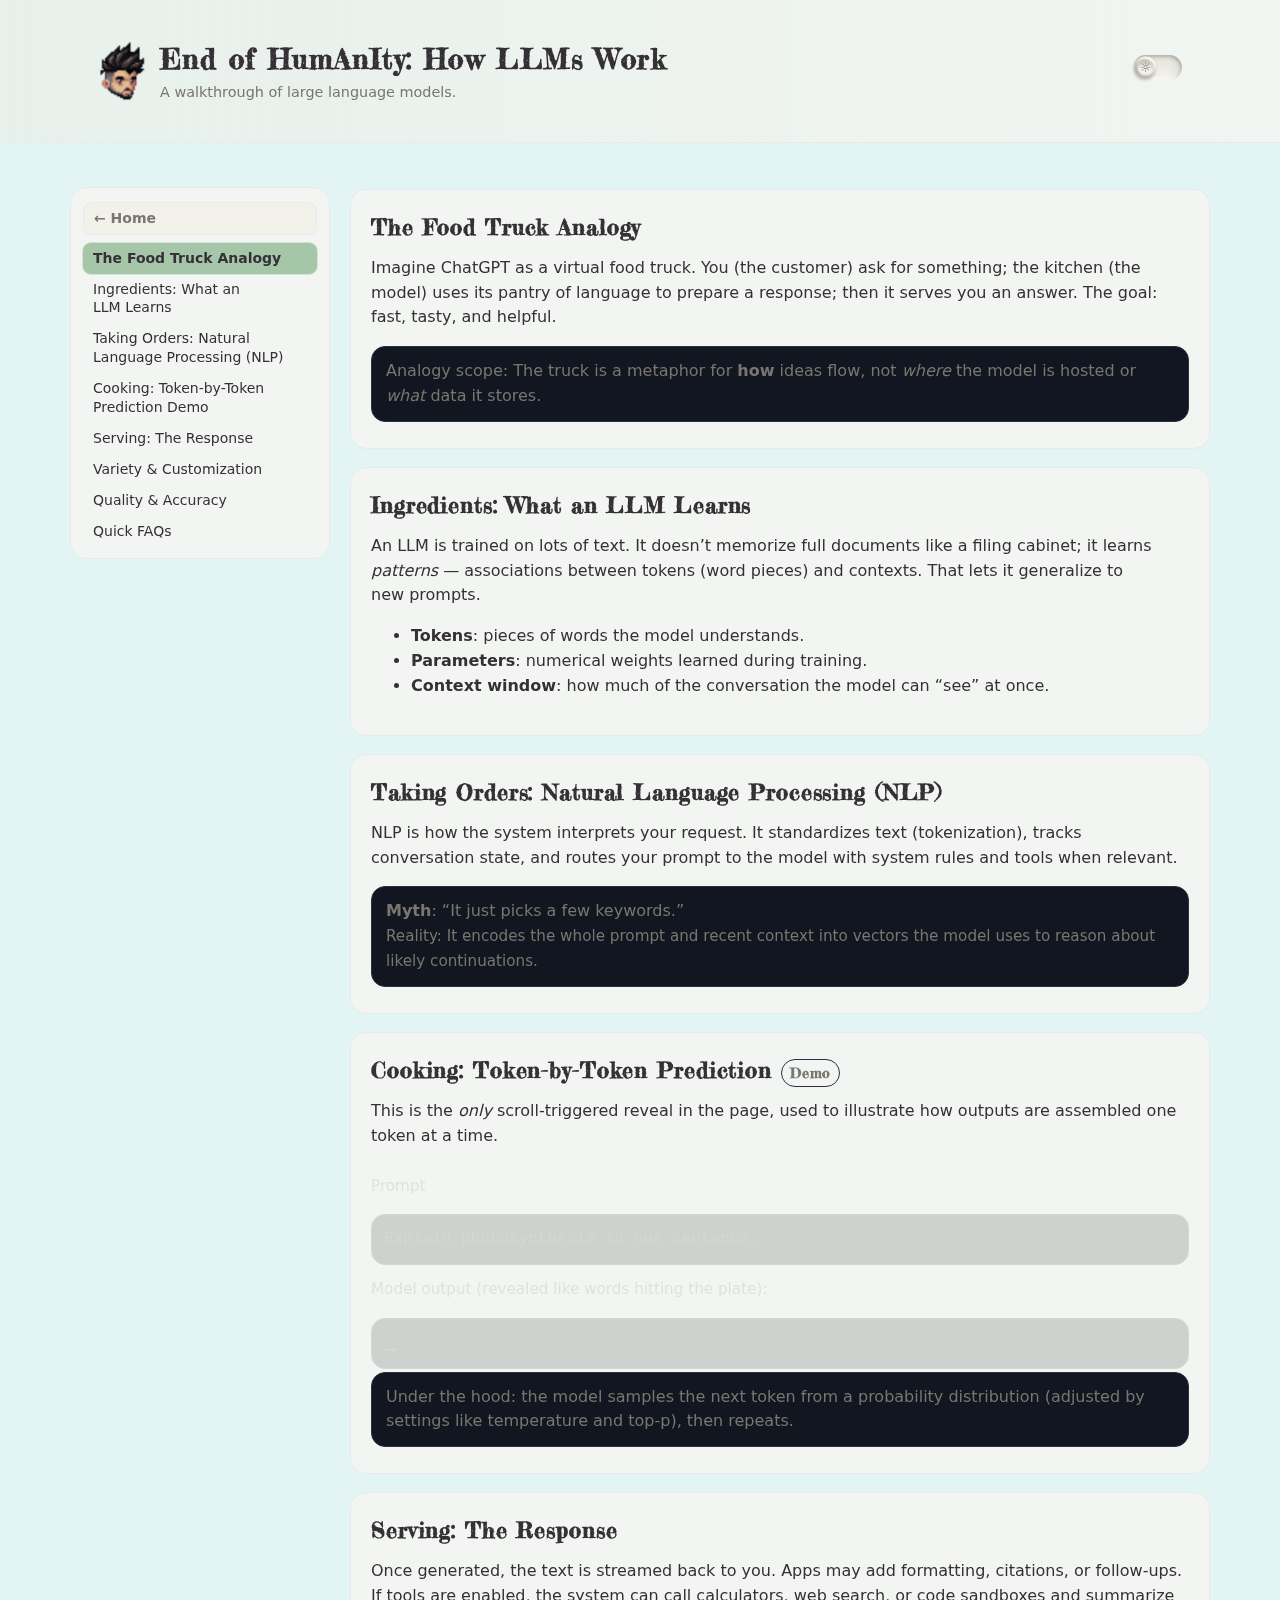
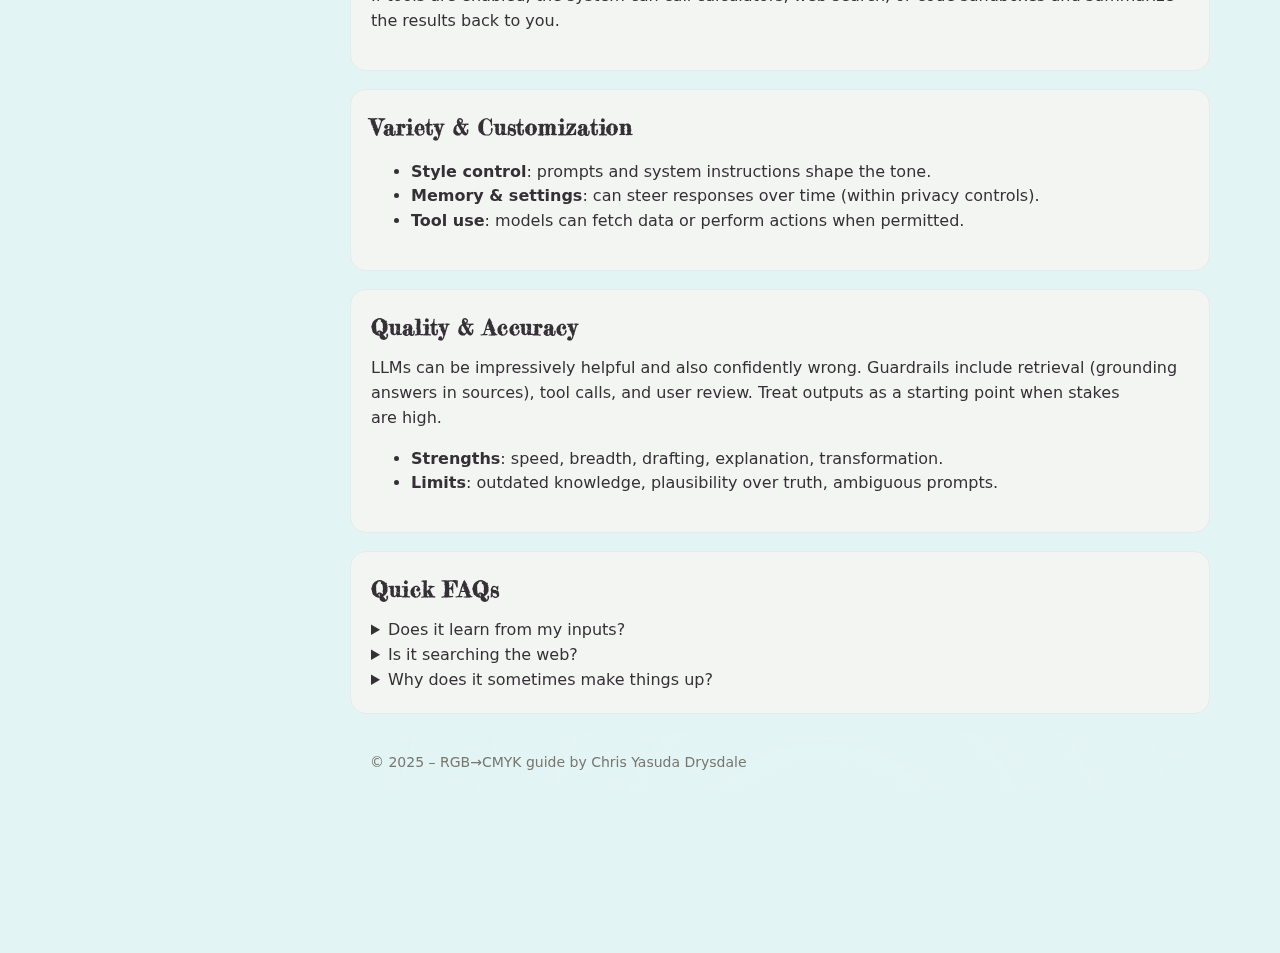
<file: how-llms-work.html>
<!doctype html>
<html lang="en">
<head>
  <script>
    try {
      const t = localStorage.getItem('theme');
      if (t === 'dark' || t === 'light') document.documentElement.setAttribute('data-theme', t);
    } catch {}
  </script>
  <meta charset="utf-8" />
  <title>How ChatGPT Works</title>
  <link rel="apple-touch-icon" sizes="180x180" href="images/apple-touch-icon.png">
  <link rel="icon" type="image/png" sizes="32x32" href="images/favicon-32x32.png">
  <link rel="icon" type="image/png" sizes="16x16" href="images/favicon-16x16.png">
  <link rel="icon" href="images/favicon.ico" type="image/x-icon">
  <link rel="manifest" href="/site.webmanifest">
  <meta name="description" content="An approachable guide explaining how large language models work." />
  <meta name="keywords" content="RGB to CMYK, hex to CMYK, sRGB to CMYK, ICC profiles, US Web Coated SWOP v2, FOGRA39, GRACoL, LittleCMS, rendering intents, relative colorimetric, perceptual, CIELAB, XYZ, soft proofing, GCR, UCR, total ink limit, Pantone to CMYK, print production, color management">
  <meta name="guide:category" content="AI" />
  <meta name="guide:updated" content="2025-09-05" />
  <link rel="canonical" href="https://cydrysdale.github.io/now-in-production/how-llms-work.html">
  <meta name="robots" content="index,follow">
  <meta name="author" content="Chris Yasuda Drydsale">
  <meta name="format-detection" content="telephone=no"/>
  <!-- Open Graph for Facebook, LinkedIn, etc. -->
  <meta property="og:type" content="article">
  <meta property="og:title" content="How ChatGPT Works">
  <meta property="og:description" content="An approachable guide explaining how large language models work.">
  <meta property="og:image" content="https://cydrysdale.github.io/now-in-production/images/rgb-to-cmyk-guide.png" />
  <meta property="og:image:width" content="1200" />
  <meta property="og:image:height" content="630" />
  <meta property="og:url" content="https://cydrysdale.github.io/now-in-production/how-llms-work.html">
  <meta name="viewport" content="width=device-width, initial-scale=1" />
  <link rel="preconnect" href="https://fonts.googleapis.com">
  <link rel="preconnect" href="https://fonts.gstatic.com" crossorigin>
  <link href="https://fonts.googleapis.com/css2?family=VT323&display=swap" rel="stylesheet">
  <link href="https://fonts.googleapis.com/css2?family=Fredericka+the+Great&display=swap" rel="stylesheet">
  <link rel="stylesheet" href="style.css">
  <script src="core.js" defer></script>
  <script src="sandbox.js" defer></script>
  <style>
        /* Purposeful demo reveal */
    .demo-reveal{opacity:.15; transform:translateY(10px); transition:opacity .6s ease, transform .6s ease}
    .demo-reveal.is-visible{opacity:1; transform:none}

    /* Inline callouts */
    .callout{border:1px solid #2a3040; border-radius:14px; padding:12px 14px; background:#121620; color:var(--muted)}
    .badge{display:inline-block; padding:.15rem .5rem; border:1px solid #2a3040; border-radius:999px; font-size:.85rem; color:var(--muted)}

    /* Back to top */
    .toTop{position:fixed; right:16px; bottom:16px; padding:.6rem .8rem; border-radius:12px; background:#121620; border:1px solid #2a3040; box-shadow:var(--shadow); display:none}
    .toTop.show{display:inline-flex}

    /* Simple code style */
    pre{background:#0b0d12; border:1px solid #2a3040; border-radius:14px; padding:12px; overflow:auto}
    code{font-family:ui-monospace, SFMono-Regular, Menlo, Consolas, monospace}
    .muted{color:var(--muted)}
  </style>
</head>
<body>
  <a class="skip-link" href="#content">Skip to content</a>
  <header>
    <div class="header-inner">
      <img src="images/apple-touch-icon.png" width="60px" style="display: inline-block; margin-right: 10px;" alt="site logo"/>
      <div id="top" class="title-block">
        <h1>End of HumAnIty: How LLMs Work</h1>
        <div class="sub">A walkthrough of large language models.</div>
      </div>
      <div class="header-actions">
        <div class="theme-toggle" style="scale: 75%;">
          <input id="themeSwitch" type="checkbox" role="switch" aria-checked="false" aria-label="Toggle dark mode">
          <label for="themeSwitch">
            <span class="track" aria-hidden="true"></span>
            <span class="thumb" aria-hidden="true">
              <span class="icon sun">&#9788;</span>
              <span class="icon moon">&#9789;</span>
            </span>
          </label>
        </div>
        <div class="toc-mobile">
          <button id="tocToggle" aria-expanded="false" aria-controls="tocList">☰ Contents</button>
          <nav id="tocList" class="toc" aria-label="On this page"></nav>
        </div>
      </div>
  </header>

  <div class="page">
    <aside class="toc-desktop">
      <nav class="toc" aria-label="On this page"></nav>
    </aside>
    <main>

      <section id="intro" class="card">
        <h2>The Food Truck Analogy</h2>
        <p>Imagine ChatGPT as a virtual food truck. You (the customer) ask for something; the kitchen (the model) uses its pantry of language to prepare a response; then it serves you an answer. The goal: fast, tasty, and helpful.</p>
        <p class="callout">Analogy scope: The truck is a metaphor for <strong>how</strong> ideas flow, not <em>where</em> the model is hosted or <em>what</em> data it stores.</p>
      </section>

      <section id="ingredients" class="card">
        <h2>Ingredients: What an LLM Learns</h2>
        <p>An LLM is trained on lots of text. It doesn’t memorize full documents like a filing cabinet; it learns <em>patterns</em> — associations between tokens (word pieces) and contexts. That lets it generalize to new prompts.</p>
        <ul>
          <li><strong>Tokens</strong>: pieces of words the model understands.</li>
          <li><strong>Parameters</strong>: numerical weights learned during training.</li>
          <li><strong>Context window</strong>: how much of the conversation the model can “see” at once.</li>
        </ul>
      </section>

      <section id="orders" class="card">
        <h2>Taking Orders: Natural Language Processing (NLP)</h2>
        <p>NLP is how the system interprets your request. It standardizes text (tokenization), tracks conversation state, and routes your prompt to the model with system rules and tools when relevant.</p>
        <div class="callout">
          <strong>Myth</strong>: “It just picks a few keywords.”<br/>
          <span class="muted">Reality: It encodes the whole prompt and recent context into vectors the model uses to reason about likely continuations.</span>
        </div>
      </section>

      <section id="cooking" class="card">
        <h2>Cooking: Token-by-Token Prediction <span class="badge">Demo</span></h2>
        <p>This is the <em>only</em> scroll-triggered reveal in the page, used to illustrate how outputs are assembled one token at a time.</p>
        <div class="demo-reveal" id="tokenDemo">
          <p class="muted">Prompt</p>
          <pre><code id="demoPrompt">Explain photosynthesis in one sentence.</code></pre>
          <p class="muted">Model output (revealed like words hitting the plate):</p>
          <pre><code id="demoOut">▁</code></pre>
        </div>
        <p class="callout">Under the hood: the model samples the next token from a probability distribution (adjusted by settings like temperature and top‑p), then repeats.</p>
      </section>

      <section id="serving" class="card">
        <h2>Serving: The Response</h2>
        <p>Once generated, the text is streamed back to you. Apps may add formatting, citations, or follow‑ups. If tools are enabled, the system can call calculators, web search, or code sandboxes and summarize the results back to you.</p>
      </section>

      <section id="custom" class="card">
        <h2>Variety & Customization</h2>
        <ul>
          <li><strong>Style control</strong>: prompts and system instructions shape the tone.</li>
          <li><strong>Memory & settings</strong>: can steer responses over time (within privacy controls).</li>
          <li><strong>Tool use</strong>: models can fetch data or perform actions when permitted.</li>
        </ul>
      </section>

      <section id="quality" class="card">
        <h2>Quality & Accuracy</h2>
        <p>LLMs can be impressively helpful and also confidently wrong. Guardrails include retrieval (grounding answers in sources), tool calls, and user review. Treat outputs as a starting point when stakes are high.</p>
        <ul>
          <li><strong>Strengths</strong>: speed, breadth, drafting, explanation, transformation.</li>
          <li><strong>Limits</strong>: outdated knowledge, plausibility over truth, ambiguous prompts.</li>
        </ul>
      </section>

      <section id="faq" class="card">
        <h2>Quick FAQs</h2>
        <details>
          <summary>Does it learn from my inputs?</summary>
          <p>Depends on product settings. Enterprise setups typically opt out by default or require explicit consent and controls.</p>
        </details>
        <details>
          <summary>Is it searching the web?</summary>
          <p>Only if the app connects it to a browser/tool. Base generation is pattern completion, not live search.</p>
        </details>
        <details>
          <summary>Why does it sometimes make things up?</summary>
          <p>Because it’s predicting likely text, not verifying facts. Retrieval, citations, and tools reduce this risk.</p>
        </details>
      </section>

      <footer class="sub glass">
        <span>© 2025 – RGB→CMYK guide by Chris Yasuda Drysdale</span>
      </footer>
      
    </main>
  </div>
  <button id="tocFab" class="toc-fab" aria-controls="tocList" aria-expanded="false" aria-label="Open table of contents">☰ Inventory</button>
  <a id="toTop" href="#top" title="Back to top">&#8593;</a>

  <script>
    // Back to top visibility
    const toTop = document.getElementById('toTop');
    window.addEventListener('scroll', () => {
      if (window.scrollY > 600) toTop.classList.add('show');
      else toTop.classList.remove('show');
    });

    // Simple TOC highlight
    const sections = [...document.querySelectorAll('main section')];
    const tocLinks = [...document.querySelectorAll('.toc a')];
    const byId = id => document.querySelector(`.toc a[href="#${id}"]`);
    const obsTOC = new IntersectionObserver(entries => {
      entries.forEach(e => {
        if (e.isIntersecting) {
          tocLinks.forEach(a => a.classList.remove('active'));
          const a = byId(e.target.id); if (a) a.classList.add('active');
        }
      });
    }, { rootMargin: '-40% 0px -55% 0px', threshold: 0.01 });
    sections.forEach(s => obsTOC.observe(s));

    // Purposeful, single demo reveal + token simulation
    const demo = document.getElementById('tokenDemo');
    const out = document.getElementById('demoOut');
    const sentence = "Photosynthesis is how plants use light energy to convert water and carbon dioxide into sugars, releasing oxygen.";
    let played = false;
    const obsDemo = new IntersectionObserver(entries => {
      entries.forEach(e => {
        if (e.isIntersecting && !played) {
          played = true;
          demo.classList.add('is-visible');
          // token-like reveal (word chunks)
          const tokens = sentence.split(/(\s+)/);
          let i = 0; out.textContent = '';
          const tick = () => {
            if (i < tokens.length) { out.textContent += tokens[i++]; setTimeout(tick, 65); }
          }; tick();
        }
      });
    }, { threshold: 0.35 });
    obsDemo.observe(demo);
  </script>
</body>
</html>
</file>
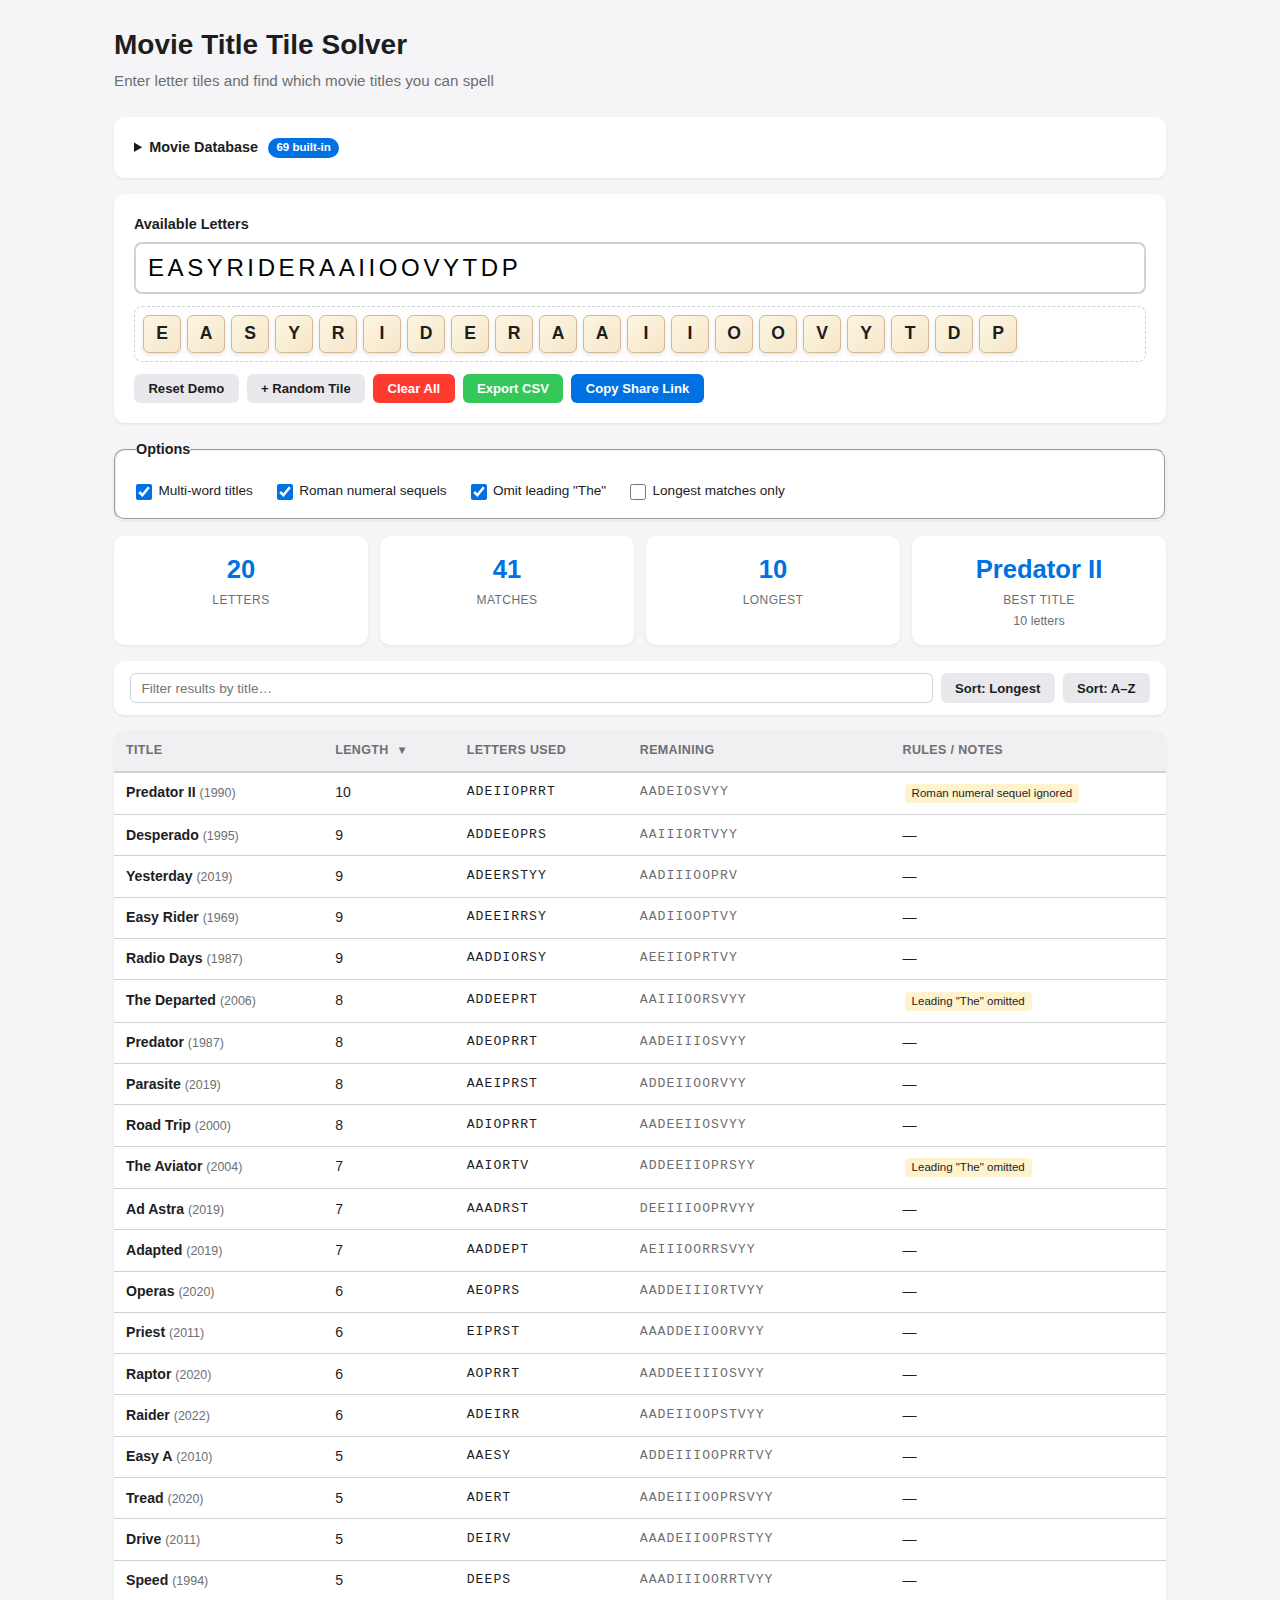
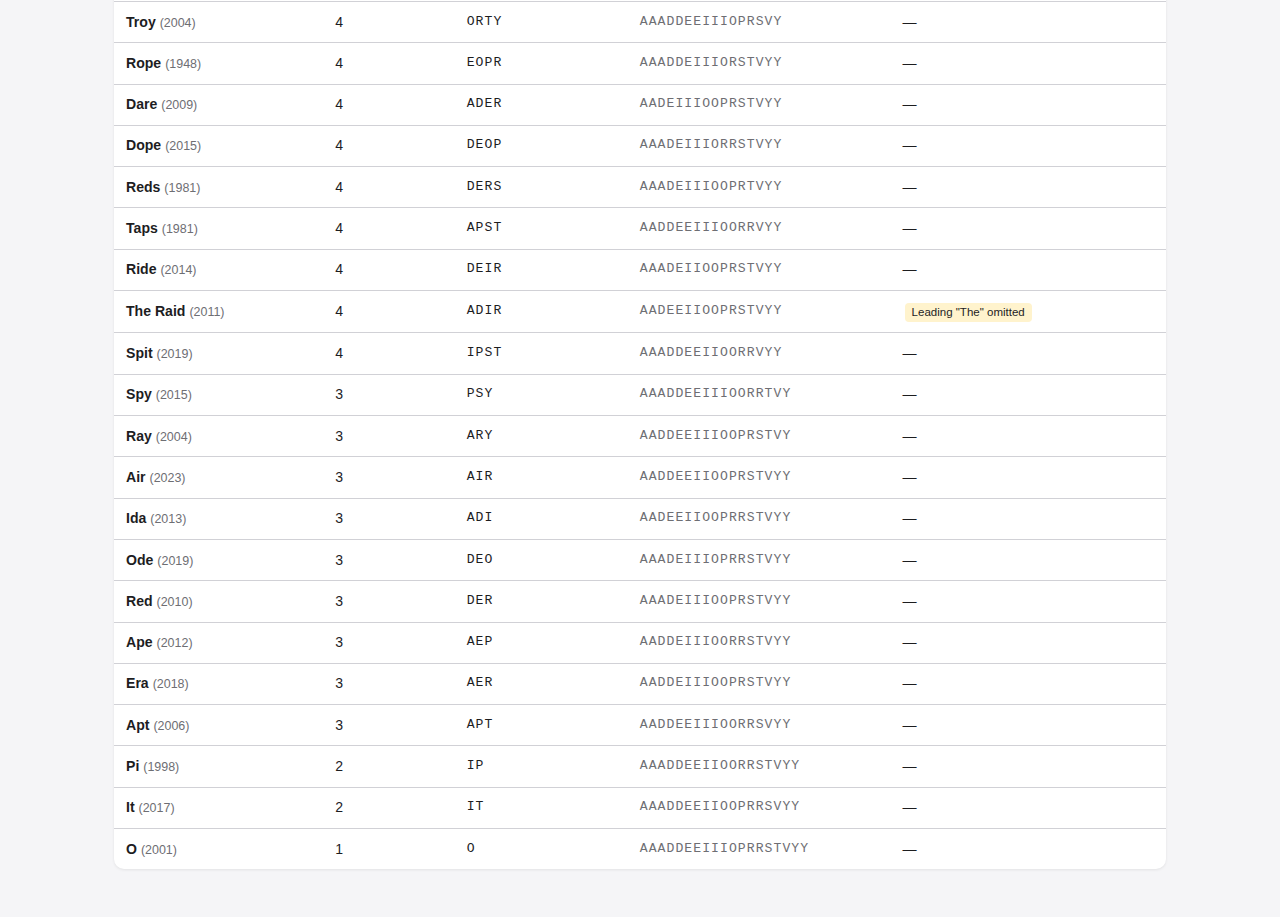
<file: movie-title-bananagrams.html>
<!DOCTYPE html>
<html lang="en">
<head>
<meta charset="UTF-8">
<meta name="viewport" content="width=device-width, initial-scale=1.0">
<title>Movie Title Tile Solver</title>
<style>
  *,*::before,*::after{box-sizing:border-box;margin:0;padding:0}
  :root{
    --bg:#f5f5f7;--surface:#fff;--surface-alt:#f0f0f3;--border:#d1d1d6;
    --text:#1d1d1f;--text-secondary:#6e6e73;--accent:#0071e3;--accent-hover:#0060c0;
    --danger:#ff3b30;--success:#34c759;--tag-bg:#e8e8ed;--tag-text:#1d1d1f;
    --highlight:#fff3cd;--radius:10px;--shadow:0 1px 3px rgba(0,0,0,.08);
  }
  body{font-family:-apple-system,BlinkMacSystemFont,"Segoe UI",Roboto,sans-serif;background:var(--bg);color:var(--text);line-height:1.5;min-height:100vh}
  .container{max-width:1100px;margin:0 auto;padding:1.5rem}
  h1{font-size:1.75rem;font-weight:700;margin-bottom:.25rem}
  .subtitle{color:var(--text-secondary);margin-bottom:1.5rem;font-size:.95rem}

  /* --- Input Area --- */
  .input-section{background:var(--surface);border-radius:var(--radius);padding:1.25rem;box-shadow:var(--shadow);margin-bottom:1rem}
  .input-section label{font-weight:600;display:block;margin-bottom:.4rem;font-size:.9rem}
  #letterInput{width:100%;font-size:1.5rem;padding:.6rem .75rem;border:2px solid var(--border);border-radius:8px;font-family:inherit;letter-spacing:.15em;text-transform:uppercase;transition:border-color .2s}
  #letterInput:focus{outline:none;border-color:var(--accent)}

  /* Tile editor */
  .tile-area{display:flex;flex-wrap:wrap;gap:6px;min-height:44px;margin-top:.75rem;padding:.5rem;border:1px dashed var(--border);border-radius:8px;align-items:center}
  .tile{display:inline-flex;align-items:center;justify-content:center;width:38px;height:38px;background:linear-gradient(135deg,#fdf6e3,#f5e6c8);border:1.5px solid #d4b896;border-radius:6px;font-weight:700;font-size:1.1rem;cursor:pointer;user-select:none;transition:transform .15s,box-shadow .15s;box-shadow:0 2px 4px rgba(0,0,0,.1);text-transform:uppercase;position:relative}
  .tile:hover{transform:translateY(-2px) scale(1.08);box-shadow:0 4px 8px rgba(0,0,0,.15)}
  .tile:active{transform:scale(.95)}
  .tile.used{background:linear-gradient(135deg,#d4edda,#b8e0c4);border-color:#82c99a}
  .tile-hint{color:var(--text-secondary);font-size:.8rem;font-style:italic}

  /* Buttons row */
  .btn-row{display:flex;flex-wrap:wrap;gap:.5rem;margin-top:.75rem}
  .btn{padding:.45rem .9rem;border:none;border-radius:6px;font-size:.82rem;font-weight:600;cursor:pointer;transition:background .2s,transform .1s}
  .btn:active{transform:scale(.97)}
  .btn-primary{background:var(--accent);color:#fff}.btn-primary:hover{background:var(--accent-hover)}
  .btn-secondary{background:var(--tag-bg);color:var(--tag-text)}.btn-secondary:hover{background:#d8d8dd}
  .btn-danger{background:var(--danger);color:#fff}.btn-danger:hover{background:#e0342a}
  .btn-success{background:var(--success);color:#fff}.btn-success:hover{background:#2db84e}

  /* Toggles */
  .toggles{background:var(--surface);border-radius:var(--radius);padding:1rem 1.25rem;box-shadow:var(--shadow);margin-bottom:1rem;display:flex;flex-wrap:wrap;gap:.75rem 1.5rem}
  .toggle-item{display:flex;align-items:center;gap:.4rem;font-size:.85rem}
  .toggle-item input[type="checkbox"]{accent-color:var(--accent);width:16px;height:16px}

  /* Stats */
  .stats{display:grid;grid-template-columns:repeat(auto-fit,minmax(140px,1fr));gap:.75rem;margin-bottom:1rem}
  .stat-card{background:var(--surface);border-radius:var(--radius);padding:.9rem 1rem;box-shadow:var(--shadow);text-align:center}
  .stat-value{font-size:1.6rem;font-weight:700;color:var(--accent)}
  .stat-label{font-size:.75rem;color:var(--text-secondary);text-transform:uppercase;letter-spacing:.04em;margin-top:.15rem}
  .stat-detail{font-size:.78rem;color:var(--text-secondary);margin-top:.2rem;white-space:nowrap;overflow:hidden;text-overflow:ellipsis}

  /* Filter & sort bar */
  .toolbar{background:var(--surface);border-radius:var(--radius);padding:.75rem 1rem;box-shadow:var(--shadow);margin-bottom:1rem;display:flex;flex-wrap:wrap;gap:.5rem;align-items:center}
  #titleFilter{flex:1;min-width:160px;padding:.4rem .65rem;border:1.5px solid var(--border);border-radius:6px;font-size:.85rem}
  #titleFilter:focus{outline:none;border-color:var(--accent)}

  /* Results table */
  .table-wrap{background:var(--surface);border-radius:var(--radius);box-shadow:var(--shadow);overflow-x:auto;margin-bottom:1.5rem}
  table{width:100%;border-collapse:collapse;font-size:.88rem}
  th{background:var(--surface-alt);position:sticky;top:0;padding:.65rem .75rem;text-align:left;font-size:.78rem;text-transform:uppercase;letter-spacing:.03em;color:var(--text-secondary);cursor:pointer;user-select:none;white-space:nowrap;border-bottom:2px solid var(--border)}
  th:hover{color:var(--text)}
  th .sort-arrow{margin-left:4px;font-size:.7rem}
  td{padding:.6rem .75rem;border-bottom:1px solid var(--border);vertical-align:top}
  tr:last-child td{border-bottom:none}
  tr:hover td{background:var(--surface-alt)}
  .letters-used{font-family:"SF Mono",Monaco,Consolas,monospace;letter-spacing:.08em;text-transform:uppercase;font-size:.82rem}
  .remaining{font-family:"SF Mono",Monaco,Consolas,monospace;letter-spacing:.08em;text-transform:uppercase;color:var(--text-secondary);font-size:.82rem}
  .rule-tag{display:inline-block;padding:1px 7px;background:var(--highlight);border-radius:4px;font-size:.72rem;margin:1px 2px;white-space:nowrap}
  .no-results{text-align:center;padding:2.5rem 1rem;color:var(--text-secondary)}

  /* TMDB section */
  .tmdb-section{background:var(--surface);border-radius:var(--radius);padding:1.25rem;box-shadow:var(--shadow);margin-bottom:1rem}
  .tmdb-section summary{font-weight:600;font-size:.9rem;cursor:pointer;user-select:none}
  .tmdb-section summary:hover{color:var(--accent)}
  .tmdb-inner{margin-top:.75rem}
  .tmdb-row{display:flex;flex-wrap:wrap;gap:.5rem;align-items:end;margin-bottom:.65rem}
  .tmdb-row label{font-size:.82rem;font-weight:600;display:flex;flex-direction:column;gap:.2rem;flex:1;min-width:180px}
  .tmdb-row input{padding:.4rem .6rem;border:1.5px solid var(--border);border-radius:6px;font-size:.85rem;font-family:inherit}
  .tmdb-row input:focus{outline:none;border-color:var(--accent)}
  .tmdb-status{font-size:.82rem;color:var(--text-secondary);margin-top:.35rem;min-height:1.3em}
  .tmdb-status.error{color:var(--danger)}
  .tmdb-status.success{color:var(--success)}
  .movie-count-badge{display:inline-block;background:var(--accent);color:#fff;font-size:.72rem;font-weight:700;padding:1px 8px;border-radius:10px;margin-left:.4rem;vertical-align:middle}
  .tmdb-progress{width:100%;height:4px;border-radius:2px;background:var(--border);margin-top:.35rem;overflow:hidden;display:none}
  .tmdb-progress-bar{height:100%;background:var(--accent);border-radius:2px;width:0%;transition:width .3s}

  /* Responsive */
  @media(max-width:640px){
    .container{padding:1rem}
    h1{font-size:1.35rem}
    #letterInput{font-size:1.2rem}
    .stats{grid-template-columns:repeat(2,1fr)}
    .toggles{flex-direction:column;gap:.5rem}
    .toolbar{flex-direction:column}
    #titleFilter{min-width:100%}
    .tile{width:32px;height:32px;font-size:.95rem}
  }
</style>
</head>
<body>
<div class="container">
  <h1>Movie Title Tile Solver</h1>
  <p class="subtitle">Enter letter tiles and find which movie titles you can spell</p>

  <!-- TMDB Movie Database -->
  <details class="tmdb-section" id="tmdbSection">
    <summary>Movie Database <span class="movie-count-badge" id="movieCountBadge">69 built-in</span></summary>
    <div class="tmdb-inner">
      <p style="font-size:.82rem;color:var(--text-secondary);margin-bottom:.65rem">
        Connect to <strong>TMDB</strong> to search thousands of real movie titles.
        Get a free API key at <a href="https://www.themoviedb.org/settings/api" target="_blank" rel="noopener">themoviedb.org</a> (Read Access Token, starts with <code>eyJ…</code>).
      </p>
      <div class="tmdb-row">
        <label>TMDB Read Access Token
          <input type="password" id="tmdbKey" placeholder="eyJhbGciOi…" autocomplete="off">
        </label>
        <button class="btn btn-primary" id="btnTmdbSave">Save Key</button>
      </div>
      <div class="tmdb-row">
        <button class="btn btn-secondary" id="btnFetchPopular">Fetch Popular (200)</button>
        <button class="btn btn-secondary" id="btnFetchTopRated">Fetch Top Rated (200)</button>
        <button class="btn btn-secondary" id="btnFetchAll">Fetch All (1000+)</button>
        <button class="btn btn-danger" id="btnClearMovies" style="margin-left:auto">Reset to Built-in</button>
      </div>
      <div class="tmdb-row">
        <label>Search TMDB
          <input type="text" id="tmdbSearch" placeholder="Search by title…">
        </label>
        <button class="btn btn-primary" id="btnTmdbSearch">Search</button>
      </div>
      <div class="tmdb-progress" id="tmdbProgress"><div class="tmdb-progress-bar" id="tmdbProgressBar"></div></div>
      <div class="tmdb-status" id="tmdbStatus"></div>
    </div>
  </details>

  <!-- Letter Input -->
  <div class="input-section">
    <label for="letterInput">Available Letters</label>
    <input type="text" id="letterInput" placeholder="Type letters here…" autocomplete="off" spellcheck="false" aria-label="Available letter tiles">
    <div class="tile-area" id="tileArea">
      <span class="tile-hint">Click a tile to remove it</span>
    </div>
    <div class="btn-row">
      <button class="btn btn-secondary" id="btnReset">Reset Demo</button>
      <button class="btn btn-secondary" id="btnRandom">+ Random Tile</button>
      <button class="btn btn-danger" id="btnClear">Clear All</button>
      <button class="btn btn-success" id="btnExport">Export CSV</button>
      <button class="btn btn-primary" id="btnShare">Copy Share Link</button>
    </div>
  </div>

  <!-- Toggles -->
  <fieldset class="toggles">
    <legend style="font-weight:600;font-size:.9rem;margin-bottom:.3rem">Options</legend>
    <label class="toggle-item"><input type="checkbox" id="togMultiWord" checked> Multi-word titles</label>
    <label class="toggle-item"><input type="checkbox" id="togRoman" checked> Roman numeral sequels</label>
    <label class="toggle-item"><input type="checkbox" id="togThe" checked> Omit leading "The"</label>
    <label class="toggle-item"><input type="checkbox" id="togLongest"> Longest matches only</label>
  </fieldset>

  <!-- Stats -->
  <div class="stats">
    <div class="stat-card"><div class="stat-value" id="statLetters">0</div><div class="stat-label">Letters</div></div>
    <div class="stat-card"><div class="stat-value" id="statMatches">0</div><div class="stat-label">Matches</div></div>
    <div class="stat-card"><div class="stat-value" id="statLongest">0</div><div class="stat-label">Longest</div></div>
    <div class="stat-card"><div class="stat-value" id="statBest">—</div><div class="stat-label">Best Title</div><div class="stat-detail" id="statBestDetail"></div></div>
  </div>

  <!-- Toolbar -->
  <div class="toolbar">
    <input type="text" id="titleFilter" placeholder="Filter results by title…" aria-label="Filter results">
    <button class="btn btn-secondary" data-sort="length">Sort: Longest</button>
    <button class="btn btn-secondary" data-sort="alpha">Sort: A–Z</button>
  </div>

  <!-- Results Table -->
  <div class="table-wrap">
    <table id="resultsTable">
      <thead>
        <tr>
          <th data-col="title">Title <span class="sort-arrow"></span></th>
          <th data-col="length">Length <span class="sort-arrow"></span></th>
          <th data-col="used">Letters Used <span class="sort-arrow"></span></th>
          <th data-col="remaining">Remaining <span class="sort-arrow"></span></th>
          <th data-col="rules">Rules / Notes <span class="sort-arrow"></span></th>
        </tr>
      </thead>
      <tbody id="resultsBody"></tbody>
    </table>
    <div class="no-results" id="noResults" style="display:none">No matching titles found. Try adding more letters!</div>
  </div>
</div>

<script>
/* ====================================================================
   MOVIE DATASET
   Built-in fallback titles. TMDB fetches are merged into `movies`.
   ==================================================================== */
const BUILTIN_MOVIES = [
  { title: "The Aviator", year: 2004 },
  { title: "Desperado", year: 1995 },
  { title: "The Departed", year: 2006 },
  { title: "Predator", year: 1987 },
  { title: "Predator II", year: 1990 },
  { title: "Yesterday", year: 2019 },
  { title: "Easy Rider", year: 1969 },
  { title: "Easy A", year: 2010 },
  { title: "Radio Days", year: 1987 },
  { title: "Pi", year: 1998 },
  { title: "O", year: 2001 },
  { title: "Spy", year: 2015 },
  { title: "Troy", year: 2004 },
  { title: "Tread", year: 2020 },
  { title: "Toy Story", year: 1995 },
  { title: "Die Hard", year: 1988 },
  { title: "Adaptation", year: 2002 },
  { title: "Atonement", year: 2007 },
  { title: "Parasite", year: 2019 },
  { title: "Drive", year: 2011 },
  { title: "Rope", year: 1948 },
  { title: "Dare", year: 2009 },
  { title: "Spy Kids", year: 2001 },
  { title: "Ad Astra", year: 2019 },
  { title: "Asteroid City", year: 2023 },
  { title: "Ray", year: 2004 },
  { title: "Air", year: 2023 },
  { title: "Dope", year: 2015 },
  { title: "Ratatouille", year: 2007 },
  { title: "Speed", year: 1994 },
  { title: "Reds", year: 1981 },
  { title: "Taps", year: 1981 },
  { title: "Star Wars", year: 1977 },
  { title: "The Prestige", year: 2006 },
  { title: "Ride", year: 2014 },
  { title: "Vertigo", year: 1958 },
  { title: "Spider-Man", year: 2002 },
  { title: "Sideways", year: 2004 },
  { title: "Adapted", year: 2019 },
  { title: "Tora! Tora! Tora!", year: 1970 },
  { title: "Serpico", year: 1973 },
  { title: "Stardust", year: 2007 },
  { title: "Dynasty", year: 1977 },
  { title: "Armageddon", year: 1998 },
  { title: "Spirited Away", year: 2001 },
  { title: "A Star Is Born", year: 2018 },
  { title: "It", year: 2017 },
  { title: "Up", year: 2009 },
  { title: "Ida", year: 2013 },
  { title: "Ode", year: 2019 },
  { title: "Operas", year: 2020 },
  { title: "Inside Out", year: 2015 },
  { title: "Dredd", year: 2012 },
  { title: "Paprika", year: 2006 },
  { title: "Eraserhead", year: 1977 },
  { title: "Daredevil", year: 2003 },
  { title: "Red", year: 2010 },
  { title: "Twister", year: 1996 },
  { title: "Priest", year: 2011 },
  { title: "Stoker", year: 2013 },
  { title: "Super 8", year: 2011 },
  { title: "Raptor", year: 2020 },
  { title: "Raider", year: 2022 },
  { title: "Road Trip", year: 2000 },
  { title: "The Raid", year: 2011 },
  { title: "Spit", year: 2019 },
  { title: "Ape", year: 2012 },
  { title: "Era", year: 2018 },
  { title: "Apt", year: 2006 }
];

/** Active movie list — starts as built-in, grows with TMDB fetches */
let movies = [...BUILTIN_MOVIES];

const DEMO_LETTERS = "EASYRIDERAAIIOOVYTDP";

/* ====================================================================
   UTILITY FUNCTIONS
   ==================================================================== */

/** Strip everything except A-Z letters, return lowercase string */
function lettersOnly(str) {
  return str.replace(/[^a-zA-Z]/g, "").toLowerCase();
}

/** Build a frequency map { letter: count } from a string (letters only) */
function freqMap(str) {
  const map = {};
  for (const ch of lettersOnly(str)) {
    map[ch] = (map[ch] || 0) + 1;
  }
  return map;
}

/** Check if titleFreq can be formed from poolFreq (multiset subset test) */
function canForm(poolFreq, titleFreq) {
  for (const [ch, count] of Object.entries(titleFreq)) {
    if ((poolFreq[ch] || 0) < count) return false;
  }
  return true;
}

/** Subtract titleFreq from poolFreq, return remaining letters sorted */
function remainingLetters(poolFreq, titleFreq) {
  const result = { ...poolFreq };
  for (const [ch, count] of Object.entries(titleFreq)) {
    result[ch] = (result[ch] || 0) - count;
    if (result[ch] <= 0) delete result[ch];
  }
  // Expand to sorted string
  return Object.entries(result)
    .sort(([a], [b]) => a.localeCompare(b))
    .map(([ch, n]) => ch.repeat(n))
    .join("")
    .toUpperCase();
}

/** Expand freq map back to sorted uppercase string */
function freqToString(freq) {
  return Object.entries(freq)
    .sort(([a], [b]) => a.localeCompare(b))
    .map(([ch, n]) => ch.repeat(n))
    .join("")
    .toUpperCase();
}

/** Roman numeral regex for sequel suffixes */
const ROMAN_RE = /\s+(II|III|IV|V|VI|VII|VIII|IX|X)$/i;

/* ====================================================================
   MATCHING ENGINE
   ==================================================================== */

/**
 * Find all movie titles that can be spelled from the letter pool.
 * Returns array of result objects.
 */
function findMatches(letters, movies, options) {
  const pool = freqMap(letters);
  const results = [];
  const seen = new Set(); // prevent duplicate rows

  for (const movie of movies) {
    const variants = buildVariants(movie.title, options);

    let bestMatch = null;

    for (const variant of variants) {
      const titleLetters = lettersOnly(variant.text);
      if (titleLetters.length === 0) continue;

      // If multi-word is disabled, skip titles with spaces (original title check)
      if (!options.multiWord && movie.title.includes(" ")) continue;

      const tFreq = freqMap(titleLetters);
      if (canForm(pool, tFreq)) {
        const length = titleLetters.length;
        // Keep the longest matching variant
        if (!bestMatch || length > bestMatch.length) {
          bestMatch = {
            title: movie.title,
            year: movie.year,
            matchedText: variant.text,
            length,
            usedLetters: freqToString(tFreq),
            remaining: remainingLetters(pool, tFreq),
            rules: [...variant.rules]
          };
        }
      }
    }

    if (bestMatch && !seen.has(bestMatch.title)) {
      seen.add(bestMatch.title);
      // Merge rules from all matching variants for completeness
      const allRules = new Set();
      for (const v of variants) {
        const tFreq = freqMap(lettersOnly(v.text));
        if (canForm(pool, tFreq)) {
          v.rules.forEach(r => allRules.add(r));
        }
      }
      bestMatch.rules = [...allRules];
      results.push(bestMatch);
    }
  }

  return results;
}

/**
 * Build all title variants to test based on enabled options.
 * Each variant has { text, rules[] }.
 */
function buildVariants(title, options) {
  const variants = [{ text: title, rules: [] }];

  // "The" omission
  if (options.omitThe && /^the\s+/i.test(title)) {
    const without = title.replace(/^the\s+/i, "");
    variants.push({ text: without, rules: ['Leading "The" omitted'] });
  }

  // Roman numeral removal (treat sequel number as optional)
  if (options.romanNumerals) {
    const expanded = [];
    for (const v of variants) {
      if (ROMAN_RE.test(v.text)) {
        const stripped = v.text.replace(ROMAN_RE, "");
        expanded.push({
          text: stripped,
          rules: [...v.rules, "Roman numeral sequel ignored"]
        });
      }
    }
    variants.push(...expanded);
  }

  // Add an "ignored punctuation" note for any title that has non-alpha non-space chars
  for (const v of variants) {
    if (/[^a-zA-Z\s]/.test(v.text) && lettersOnly(v.text).length > 0) {
      if (!v.rules.includes("Punctuation ignored")) {
        v.rules.push("Punctuation ignored");
      }
    }
  }

  return variants;
}

/* ====================================================================
   STATE & DOM
   ==================================================================== */

const $ = id => document.getElementById(id);

let currentSort = { col: "length", dir: "desc" };
let currentFilter = "";

/** Read toggle states */
function getOptions() {
  return {
    multiWord: $("togMultiWord").checked,
    romanNumerals: $("togRoman").checked,
    omitThe: $("togThe").checked,
    longestOnly: $("togLongest").checked
  };
}

/** Main update: recalculate matches and render everything */
function update() {
  const letters = $("letterInput").value;
  const options = getOptions();
  let results = findMatches(letters, movies, options);

  // Filter: longest only
  if (options.longestOnly && results.length > 0) {
    const maxLen = Math.max(...results.map(r => r.length));
    results = results.filter(r => r.length === maxLen);
  }

  // Text filter
  if (currentFilter) {
    const q = currentFilter.toLowerCase();
    results = results.filter(r => r.title.toLowerCase().includes(q));
  }

  // Sort
  sortResults(results);

  // Render
  renderTiles(letters);
  renderStats(letters, results);
  renderTable(results);
  updateURL();
}

/** Sort results in place */
function sortResults(results) {
  const { col, dir } = currentSort;
  const mult = dir === "asc" ? 1 : -1;

  results.sort((a, b) => {
    let av, bv;
    switch (col) {
      case "title": av = a.title.toLowerCase(); bv = b.title.toLowerCase(); return mult * av.localeCompare(bv);
      case "length": av = a.length; bv = b.length; return mult * (av - bv);
      case "used": av = a.usedLetters; bv = b.usedLetters; return mult * av.localeCompare(bv);
      case "remaining": av = a.remaining; bv = b.remaining; return mult * av.localeCompare(bv);
      case "rules": av = a.rules.join(", "); bv = b.rules.join(", "); return mult * av.localeCompare(bv);
      default: return 0;
    }
  });
}

/** Render letter tiles */
function renderTiles(letters) {
  const area = $("tileArea");
  area.innerHTML = "";
  const upper = letters.toUpperCase();

  if (upper.length === 0) {
    area.innerHTML = '<span class="tile-hint">Click a tile to remove it</span>';
    return;
  }

  for (let i = 0; i < upper.length; i++) {
    const ch = upper[i];
    if (!/[A-Z]/.test(ch)) continue;
    const tile = document.createElement("span");
    tile.className = "tile";
    tile.textContent = ch;
    tile.title = "Click to remove";
    tile.setAttribute("role", "button");
    tile.setAttribute("aria-label", `Remove letter ${ch}`);
    tile.addEventListener("click", () => {
      const val = $("letterInput").value;
      // Remove this specific index
      $("letterInput").value = val.slice(0, i) + val.slice(i + 1);
      update();
    });
    area.appendChild(tile);
  }
}

/** Render stats cards */
function renderStats(letters, results) {
  const pool = lettersOnly(letters);
  $("statLetters").textContent = pool.length;
  $("statMatches").textContent = results.length;

  if (results.length > 0) {
    const maxLen = Math.max(...results.map(r => r.length));
    $("statLongest").textContent = maxLen;
    const best = results.filter(r => r.length === maxLen);
    $("statBest").textContent = best[0].title;
    $("statBestDetail").textContent = best.length > 1
      ? `+${best.length - 1} more at ${maxLen} letters`
      : `${maxLen} letters`;
  } else {
    $("statLongest").textContent = "0";
    $("statBest").textContent = "—";
    $("statBestDetail").textContent = "";
  }
}

/** Render results table */
function renderTable(results) {
  const tbody = $("resultsBody");
  const noResults = $("noResults");

  if (results.length === 0) {
    tbody.innerHTML = "";
    noResults.style.display = "block";
    return;
  }

  noResults.style.display = "none";
  tbody.innerHTML = results.map(r => `
    <tr>
      <td><strong>${escHTML(r.title)}</strong>${r.year ? ` <span style="color:var(--text-secondary);font-size:.78rem">(${r.year})</span>` : ""}</td>
      <td>${r.length}</td>
      <td class="letters-used">${escHTML(r.usedLetters)}</td>
      <td class="remaining">${escHTML(r.remaining) || "—"}</td>
      <td>${r.rules.map(rule => `<span class="rule-tag">${escHTML(rule)}</span>`).join(" ") || "—"}</td>
    </tr>
  `).join("");
}

function escHTML(s) {
  return s.replace(/&/g,"&amp;").replace(/</g,"&lt;").replace(/>/g,"&gt;").replace(/"/g,"&quot;");
}

/* ====================================================================
   SORT HANDLERS
   ==================================================================== */

// Column header click
document.querySelectorAll("th[data-col]").forEach(th => {
  th.addEventListener("click", () => {
    const col = th.dataset.col;
    if (currentSort.col === col) {
      currentSort.dir = currentSort.dir === "asc" ? "desc" : "asc";
    } else {
      currentSort.col = col;
      currentSort.dir = col === "title" ? "asc" : "desc";
    }
    updateSortArrows();
    update();
  });
});

// Sort buttons
document.querySelectorAll("[data-sort]").forEach(btn => {
  btn.addEventListener("click", () => {
    if (btn.dataset.sort === "length") {
      currentSort = { col: "length", dir: "desc" };
    } else if (btn.dataset.sort === "alpha") {
      currentSort = { col: "title", dir: "asc" };
    }
    updateSortArrows();
    update();
  });
});

function updateSortArrows() {
  document.querySelectorAll("th[data-col]").forEach(th => {
    const arrow = th.querySelector(".sort-arrow");
    if (th.dataset.col === currentSort.col) {
      arrow.textContent = currentSort.dir === "asc" ? "▲" : "▼";
    } else {
      arrow.textContent = "";
    }
  });
}

/* ====================================================================
   EVENT LISTENERS
   ==================================================================== */

$("letterInput").addEventListener("input", update);
$("titleFilter").addEventListener("input", e => { currentFilter = e.target.value; update(); });

// Toggles
["togMultiWord", "togRoman", "togThe", "togLongest"].forEach(id => {
  $(id).addEventListener("change", update);
});

// Buttons
$("btnClear").addEventListener("click", () => { $("letterInput").value = ""; update(); });
$("btnReset").addEventListener("click", () => { $("letterInput").value = DEMO_LETTERS; update(); });
$("btnRandom").addEventListener("click", () => {
  const alphabet = "ABCDEFGHIJKLMNOPQRSTUVWXYZ";
  // Weight toward common letters
  const weighted = "EEEEEEEETTTTTTTAAAAAAARRRRRRIIIIIIOOOOOONNNNNSSSSSSLLLLLCCCUUUDDDPPPMMHHHGBFYWKVXZJQ";
  const ch = weighted[Math.floor(Math.random() * weighted.length)];
  $("letterInput").value += ch;
  update();
});

// CSV Export
$("btnExport").addEventListener("click", () => {
  const letters = $("letterInput").value;
  const options = getOptions();
  let results = findMatches(letters, movies, options);
  if (options.longestOnly && results.length > 0) {
    const maxLen = Math.max(...results.map(r => r.length));
    results = results.filter(r => r.length === maxLen);
  }
  if (currentFilter) {
    const q = currentFilter.toLowerCase();
    results = results.filter(r => r.title.toLowerCase().includes(q));
  }
  sortResults(results);

  const rows = [["Title", "Year", "Length", "Letters Used", "Remaining", "Rules"]];
  for (const r of results) {
    rows.push([r.title, r.year || "", r.length, r.usedLetters, r.remaining, r.rules.join("; ")]);
  }
  const csv = rows.map(r => r.map(c => `"${String(c).replace(/"/g, '""')}"`).join(",")).join("\n");
  const blob = new Blob([csv], { type: "text/csv" });
  const url = URL.createObjectURL(blob);
  const a = document.createElement("a");
  a.href = url;
  a.download = "movie-tile-results.csv";
  a.click();
  URL.revokeObjectURL(url);
});

// Shareable URL
$("btnShare").addEventListener("click", () => {
  const params = new URLSearchParams();
  params.set("l", $("letterInput").value);
  params.set("mw", $("togMultiWord").checked ? "1" : "0");
  params.set("rn", $("togRoman").checked ? "1" : "0");
  params.set("ot", $("togThe").checked ? "1" : "0");
  params.set("lo", $("togLongest").checked ? "1" : "0");
  const shareURL = location.origin + location.pathname + "?" + params.toString();
  navigator.clipboard.writeText(shareURL).then(() => {
    const btn = $("btnShare");
    const orig = btn.textContent;
    btn.textContent = "Copied!";
    setTimeout(() => btn.textContent = orig, 1500);
  }).catch(() => {
    prompt("Copy this URL:", shareURL);
  });
});

function updateURL() {
  const params = new URLSearchParams();
  const letters = $("letterInput").value;
  if (letters) params.set("l", letters);
  if (!$("togMultiWord").checked) params.set("mw", "0");
  if (!$("togRoman").checked) params.set("rn", "0");
  if (!$("togThe").checked) params.set("ot", "0");
  if ($("togLongest").checked) params.set("lo", "1");
  const qs = params.toString();
  const url = qs ? location.pathname + "?" + qs : location.pathname;
  history.replaceState(null, "", url);
}

/* ====================================================================
   TMDB API INTEGRATION
   ==================================================================== */

const TMDB_BASE = "https://api.themoviedb.org/3";

/** Get saved TMDB token from localStorage */
function getTmdbToken() {
  return localStorage.getItem("tmdb_token") || "";
}

/** Save TMDB token to localStorage */
function saveTmdbToken(token) {
  localStorage.setItem("tmdb_token", token.trim());
}

/** Build auth headers for TMDB v3 using Read Access Token (Bearer) */
function tmdbHeaders() {
  return {
    "Authorization": `Bearer ${getTmdbToken()}`,
    "Content-Type": "application/json"
  };
}

/** Update the movie count badge */
function updateMovieCount() {
  const badge = $("movieCountBadge");
  const extra = movies.length - BUILTIN_MOVIES.length;
  badge.textContent = extra > 0
    ? `${movies.length} titles (${extra} from TMDB)`
    : `${movies.length} built-in`;
}

/** Set status message in the TMDB section */
function tmdbStatus(msg, type = "") {
  const el = $("tmdbStatus");
  el.textContent = msg;
  el.className = "tmdb-status" + (type ? ` ${type}` : "");
}

/** Show/hide and update progress bar */
function tmdbProgressShow(show) {
  $("tmdbProgress").style.display = show ? "block" : "none";
  if (!show) $("tmdbProgressBar").style.width = "0%";
}
function tmdbProgressSet(pct) {
  $("tmdbProgressBar").style.width = `${Math.min(100, pct)}%`;
}

/**
 * Merge an array of { title, year } into the active movies list.
 * Deduplicates by normalized title+year.
 */
function mergeMovies(newMovies) {
  const existing = new Set(movies.map(m => `${m.title.toLowerCase()}|${m.year || ""}`));
  let added = 0;
  for (const m of newMovies) {
    const key = `${m.title.toLowerCase()}|${m.year || ""}`;
    if (!existing.has(key)) {
      existing.add(key);
      movies.push(m);
      added++;
    }
  }
  updateMovieCount();
  return added;
}

/** Convert TMDB API movie results to our format */
function parseTmdbResults(results) {
  return results
    .filter(r => r.title && r.title.trim())
    .map(r => ({
      title: r.title.trim(),
      year: r.release_date ? parseInt(r.release_date.substring(0, 4), 10) || null : null
    }));
}

/**
 * Fetch multiple pages from a TMDB list endpoint (popular, top_rated, etc.)
 * Returns total number of movies added.
 */
async function fetchTmdbPages(endpoint, maxPages = 10) {
  const token = getTmdbToken();
  if (!token) {
    tmdbStatus("Please enter your TMDB Read Access Token first.", "error");
    return 0;
  }

  tmdbProgressShow(true);
  tmdbStatus(`Fetching page 1 of ${maxPages}…`);
  let totalAdded = 0;

  for (let page = 1; page <= maxPages; page++) {
    try {
      tmdbProgressSet((page / maxPages) * 100);
      tmdbStatus(`Fetching page ${page} of ${maxPages}…`);

      const res = await fetch(`${TMDB_BASE}${endpoint}?language=en-US&page=${page}`, {
        headers: tmdbHeaders()
      });

      if (!res.ok) {
        const err = await res.json().catch(() => ({}));
        throw new Error(err.status_message || `HTTP ${res.status}`);
      }

      const data = await res.json();
      const parsed = parseTmdbResults(data.results || []);
      totalAdded += mergeMovies(parsed);

      // Stop if we've hit the last page
      if (page >= (data.total_pages || 1)) break;
    } catch (err) {
      tmdbStatus(`Error on page ${page}: ${err.message}`, "error");
      tmdbProgressShow(false);
      return totalAdded;
    }
  }

  tmdbProgressShow(false);
  tmdbStatus(`Done! Added ${totalAdded} new titles (${movies.length} total).`, "success");
  update();
  return totalAdded;
}

/** Search TMDB by query string */
async function searchTmdb(query) {
  const token = getTmdbToken();
  if (!token) {
    tmdbStatus("Please enter your TMDB Read Access Token first.", "error");
    return;
  }
  if (!query.trim()) {
    tmdbStatus("Enter a search term.", "error");
    return;
  }

  tmdbStatus("Searching…");
  tmdbProgressShow(true);
  tmdbProgressSet(50);

  try {
    // Fetch first 3 pages of search results
    let totalAdded = 0;
    for (let page = 1; page <= 3; page++) {
      const res = await fetch(
        `${TMDB_BASE}/search/movie?language=en-US&query=${encodeURIComponent(query)}&page=${page}`,
        { headers: tmdbHeaders() }
      );

      if (!res.ok) {
        const err = await res.json().catch(() => ({}));
        throw new Error(err.status_message || `HTTP ${res.status}`);
      }

      const data = await res.json();
      const parsed = parseTmdbResults(data.results || []);
      totalAdded += mergeMovies(parsed);
      tmdbProgressSet(33 * page);

      if (page >= (data.total_pages || 1)) break;
    }

    tmdbProgressShow(false);
    tmdbStatus(`Search complete! Added ${totalAdded} new titles (${movies.length} total).`, "success");
    update();
  } catch (err) {
    tmdbProgressShow(false);
    tmdbStatus(`Search failed: ${err.message}`, "error");
  }
}

// --- TMDB event listeners ---

$("btnTmdbSave").addEventListener("click", () => {
  const val = $("tmdbKey").value.trim();
  if (!val) {
    tmdbStatus("Please paste your TMDB Read Access Token.", "error");
    return;
  }
  saveTmdbToken(val);
  tmdbStatus("Token saved to localStorage.", "success");
});

$("btnFetchPopular").addEventListener("click", () => fetchTmdbPages("/movie/popular", 10));
$("btnFetchTopRated").addEventListener("click", () => fetchTmdbPages("/movie/top_rated", 10));

$("btnFetchAll").addEventListener("click", async () => {
  // Fetch popular + top_rated + now_playing + upcoming = ~1000+ unique titles
  await fetchTmdbPages("/movie/popular", 20);
  await fetchTmdbPages("/movie/top_rated", 20);
  await fetchTmdbPages("/movie/now_playing", 5);
  await fetchTmdbPages("/movie/upcoming", 5);
  tmdbStatus(`All done! ${movies.length} total titles loaded.`, "success");
});

$("btnClearMovies").addEventListener("click", () => {
  movies = [...BUILTIN_MOVIES];
  updateMovieCount();
  tmdbStatus("Reset to built-in movie list.", "");
  update();
});

$("btnTmdbSearch").addEventListener("click", () => searchTmdb($("tmdbSearch").value));
$("tmdbSearch").addEventListener("keydown", e => {
  if (e.key === "Enter") searchTmdb($("tmdbSearch").value);
});

// Restore saved token on load
if (getTmdbToken()) {
  $("tmdbKey").value = getTmdbToken();
}

/* ====================================================================
   INIT: load from URL params or use demo
   ==================================================================== */
function init() {
  const params = new URLSearchParams(location.search);
  if (params.has("l")) {
    $("letterInput").value = params.get("l");
  } else {
    $("letterInput").value = DEMO_LETTERS;
  }
  if (params.has("mw")) $("togMultiWord").checked = params.get("mw") === "1";
  if (params.has("rn")) $("togRoman").checked = params.get("rn") === "1";
  if (params.has("ot")) $("togThe").checked = params.get("ot") === "1";
  if (params.has("lo")) $("togLongest").checked = params.get("lo") === "1";

  updateSortArrows();
  updateMovieCount();
  update();
}

init();
</script>
</body>
</html>
</file>
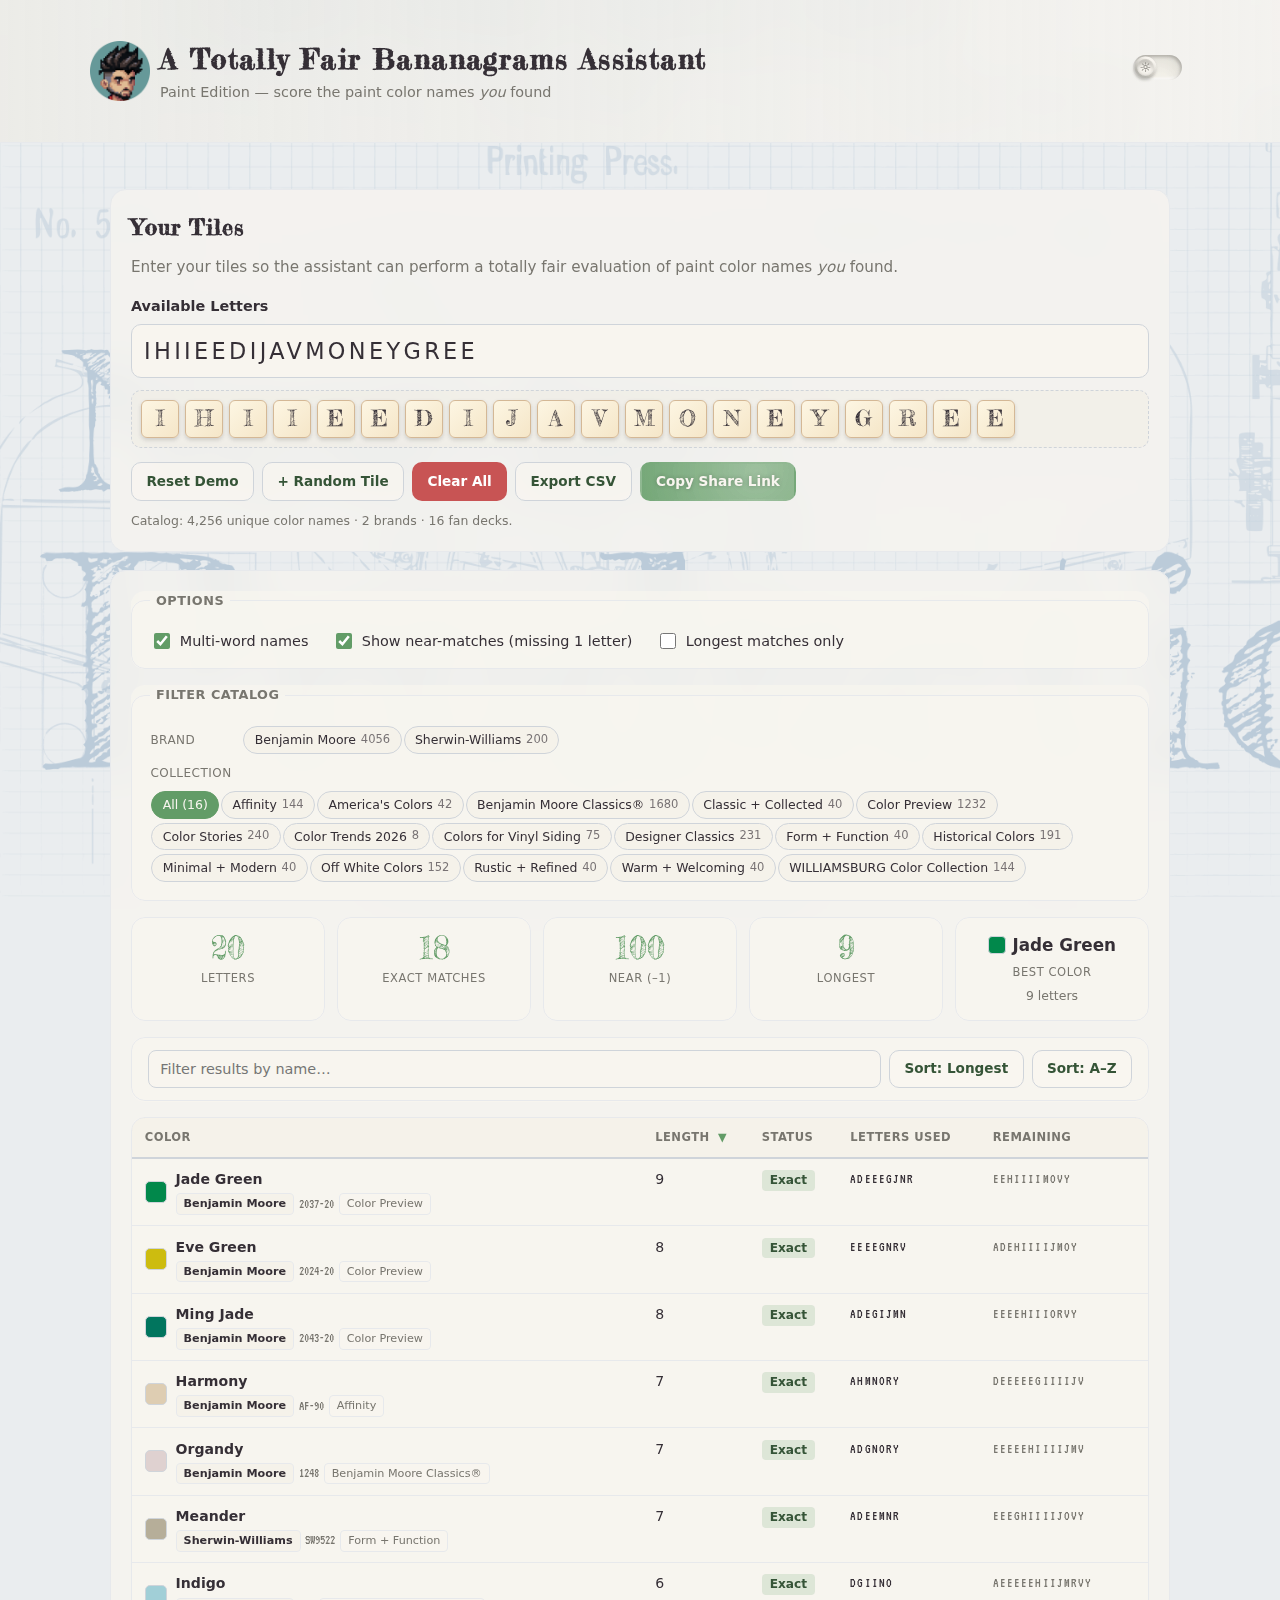
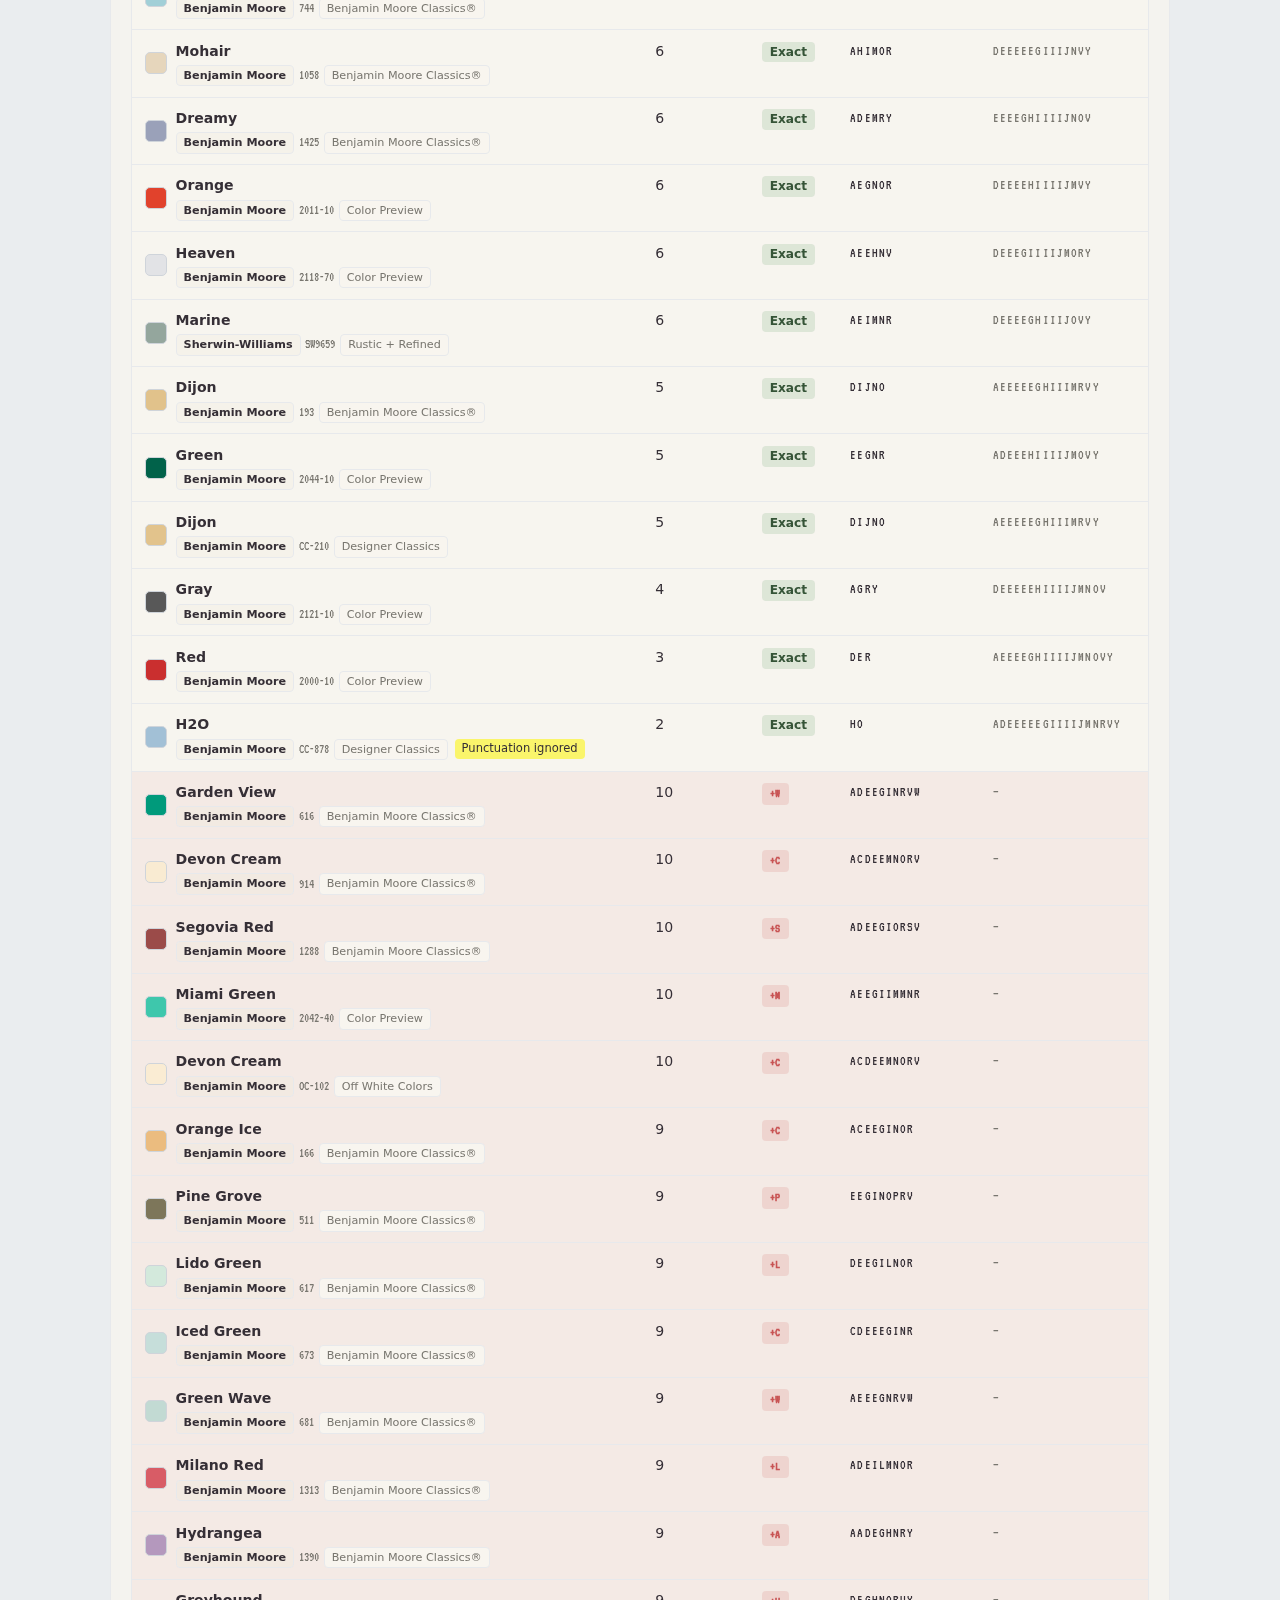
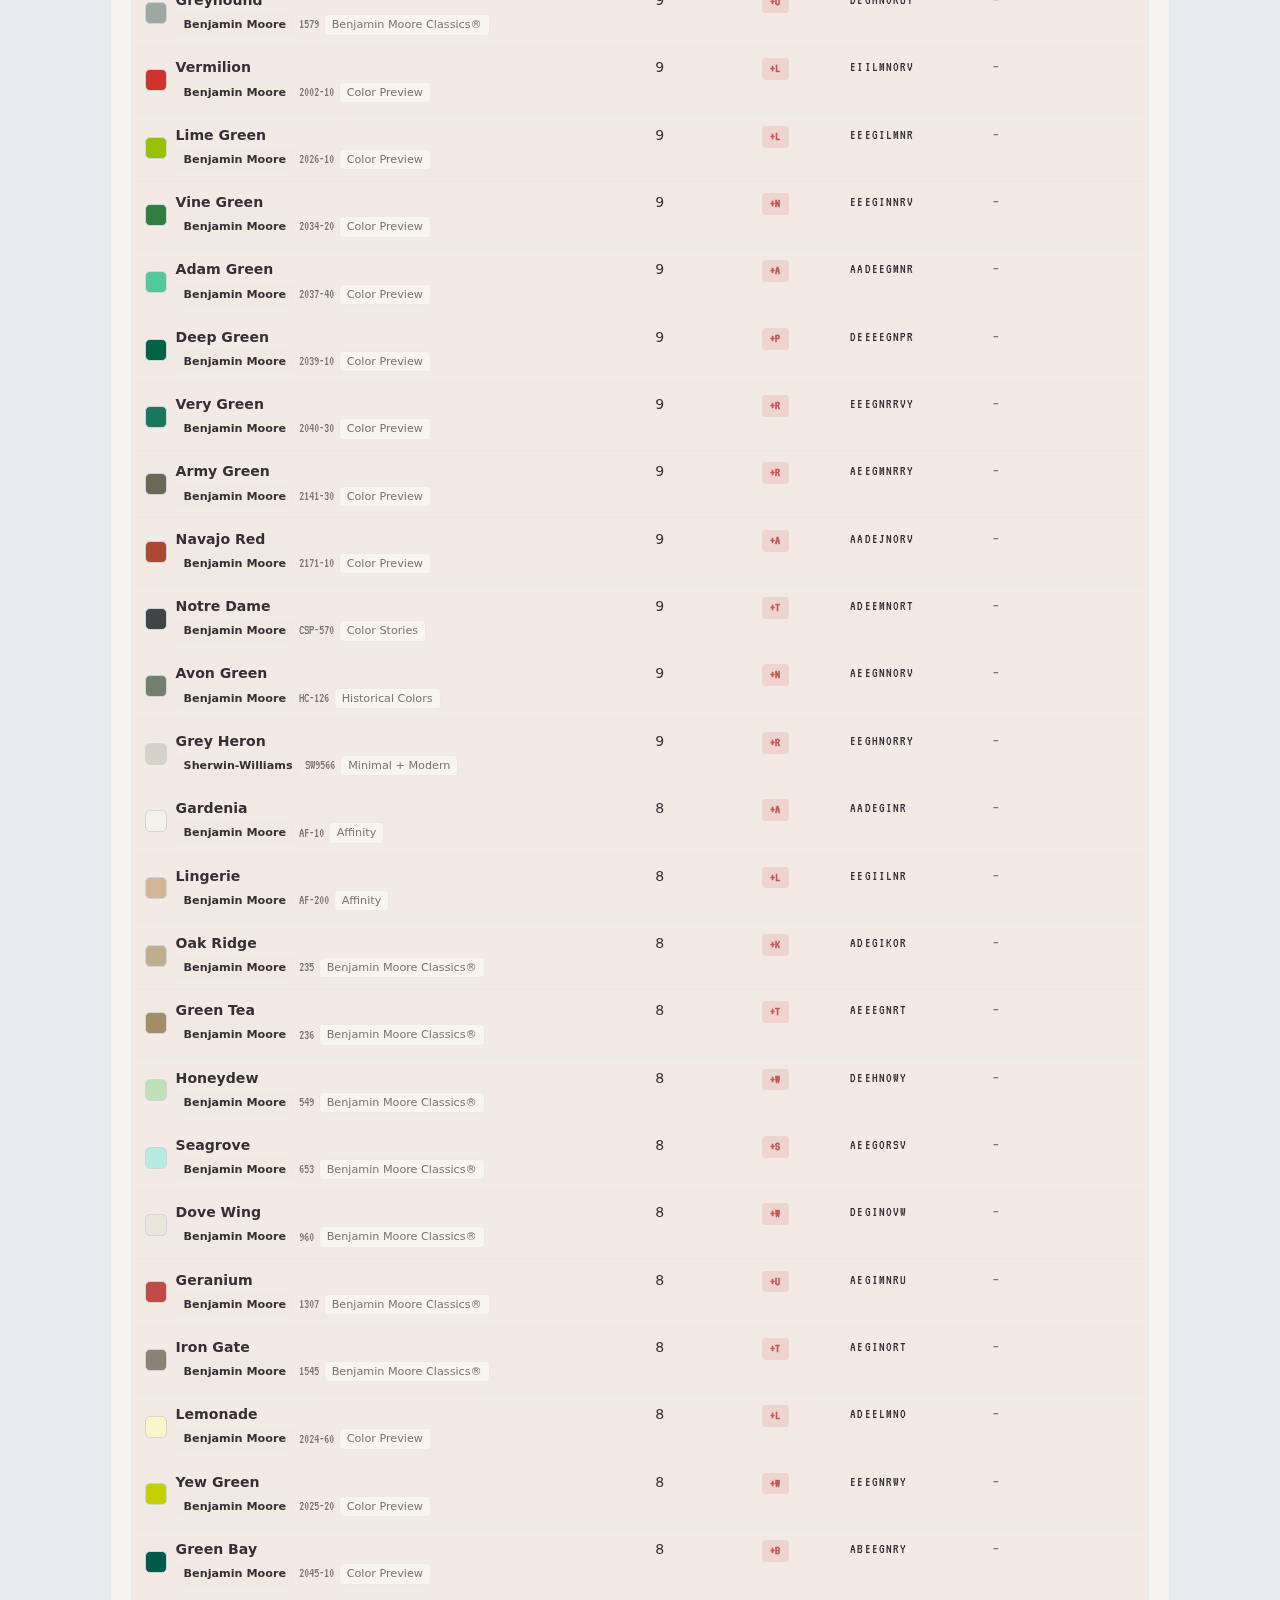
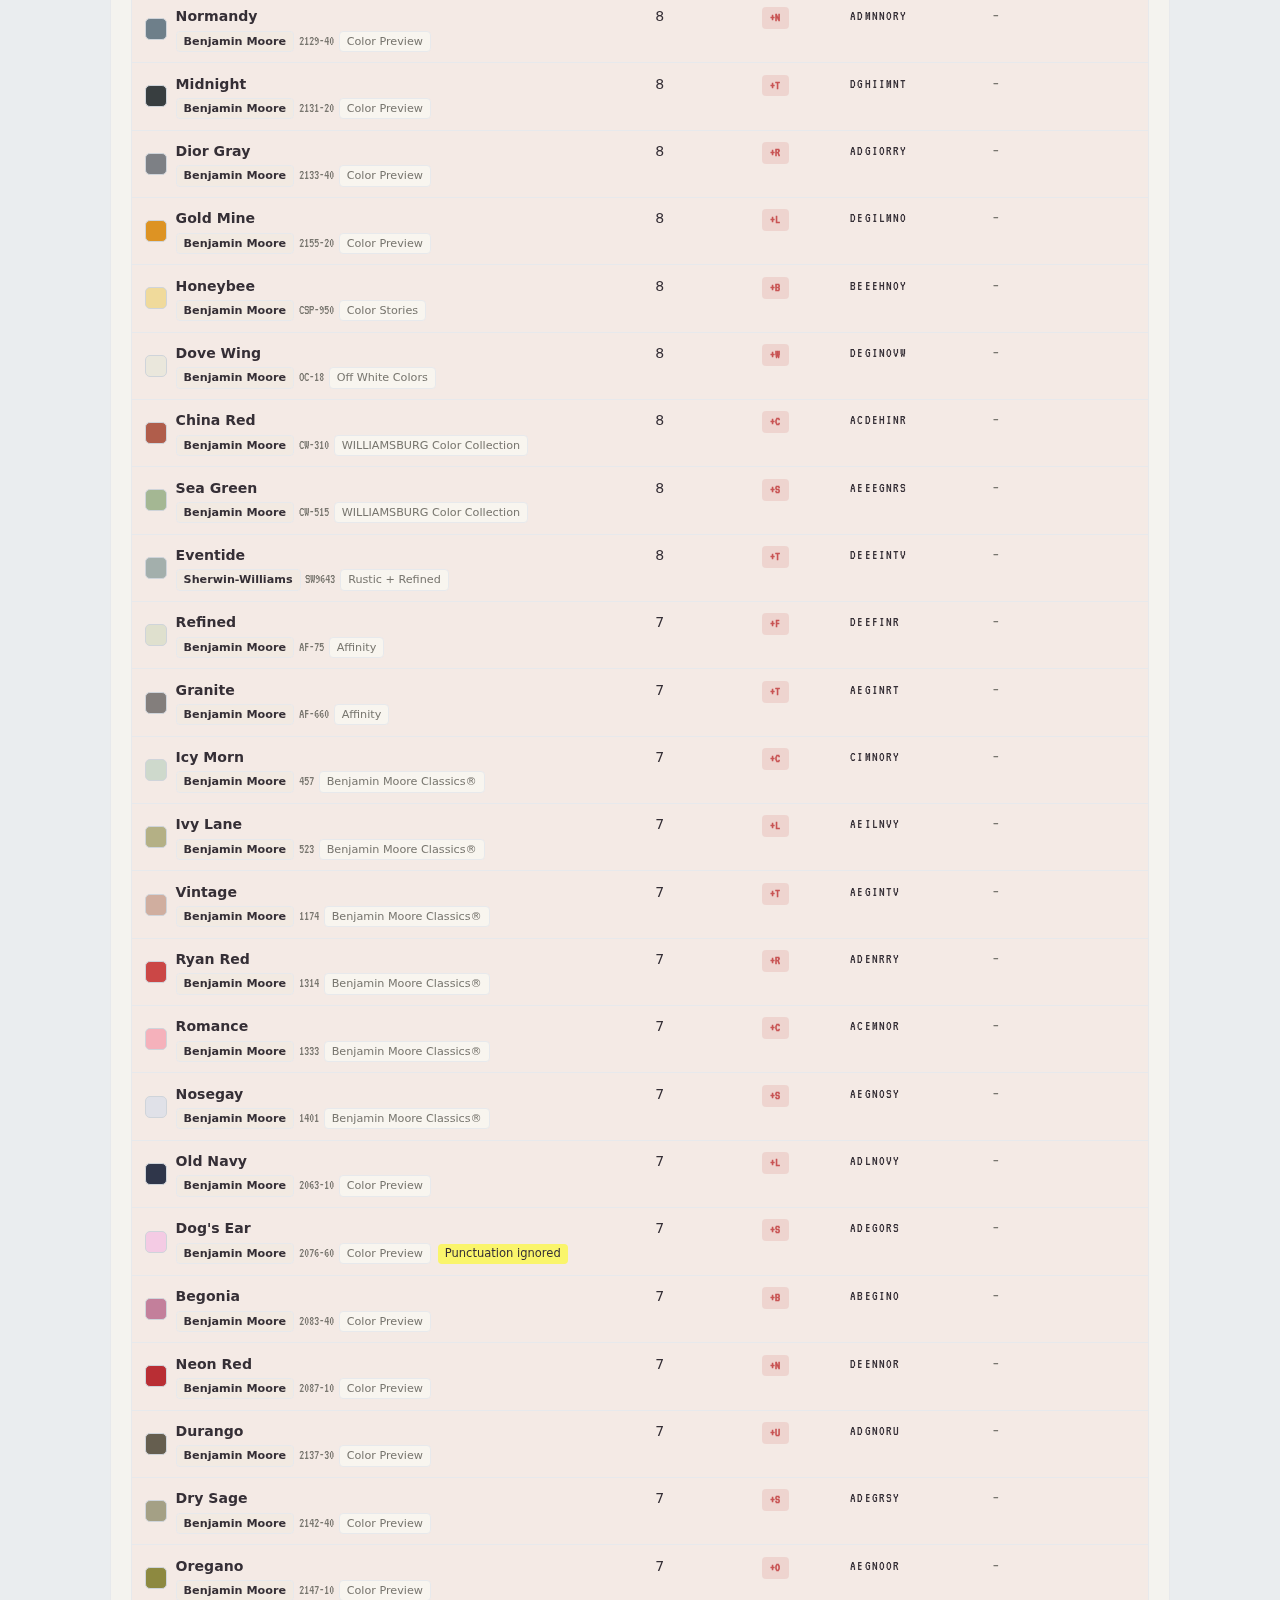
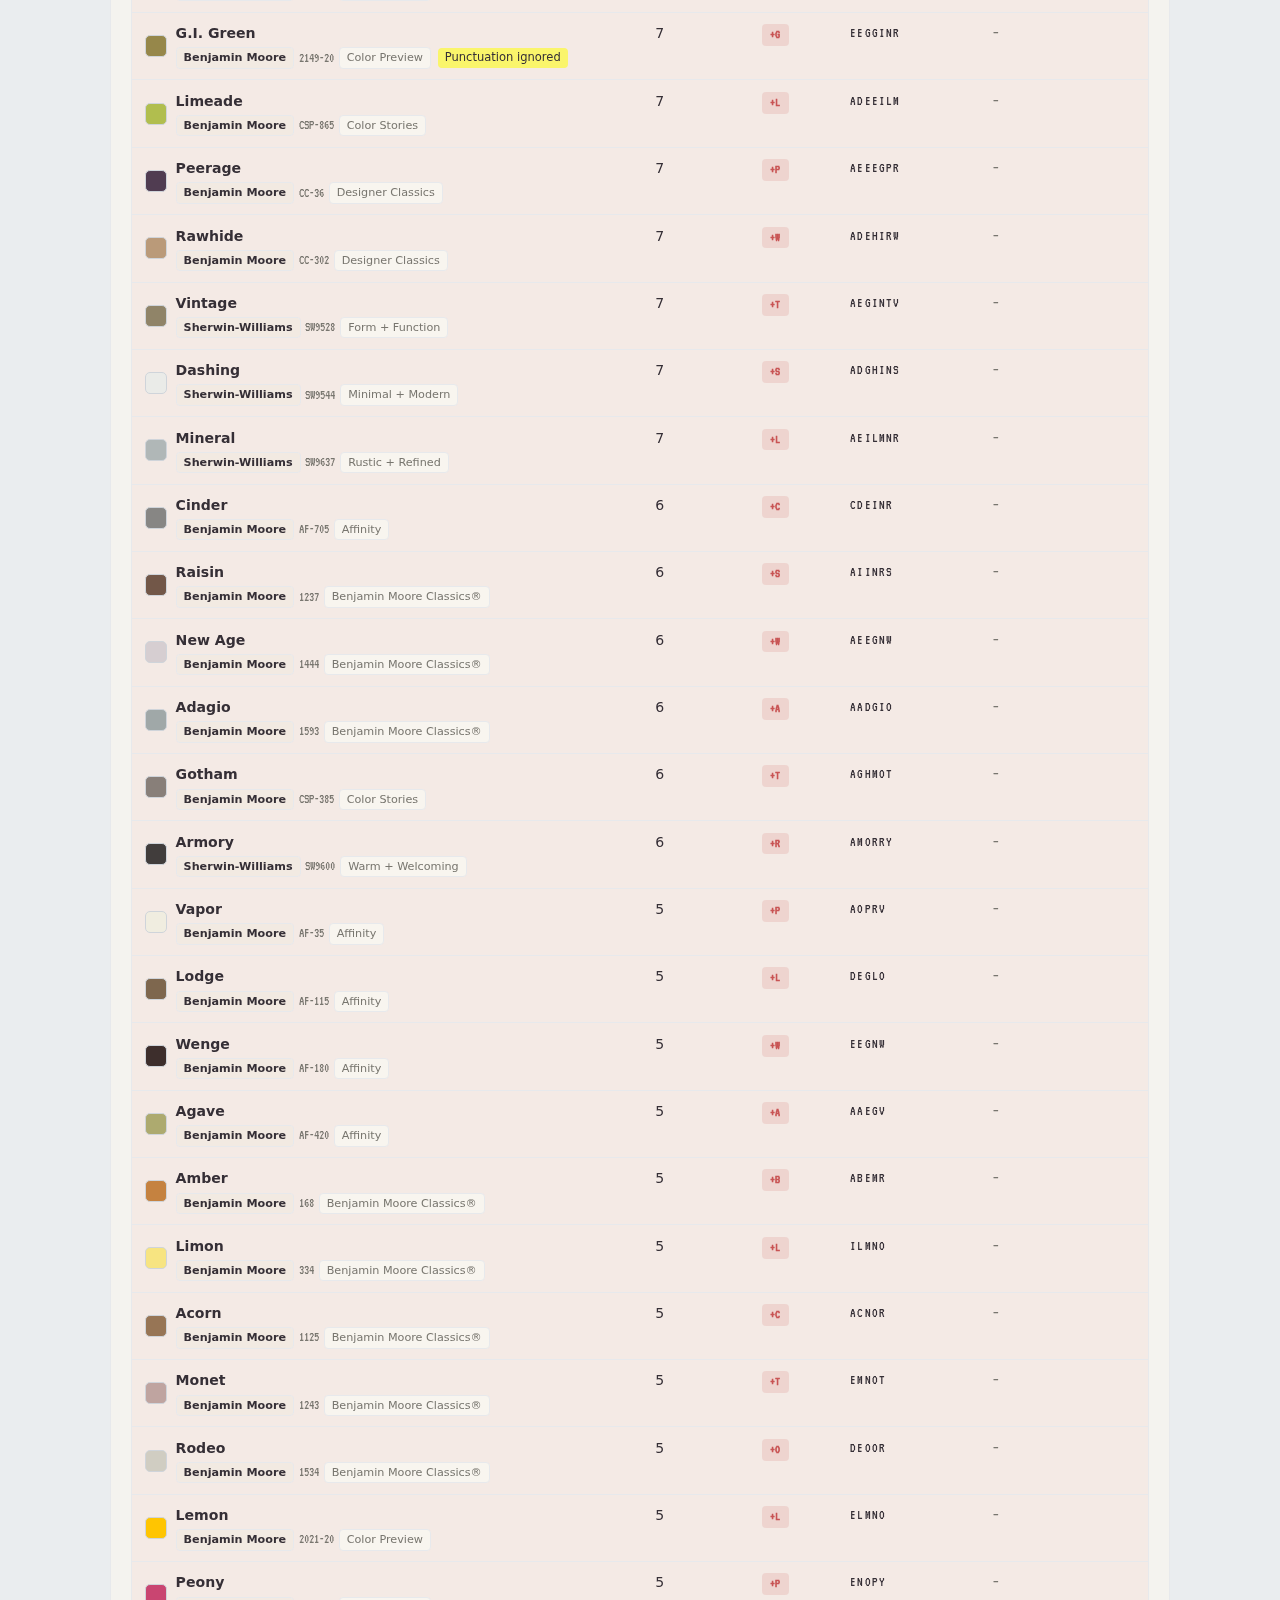
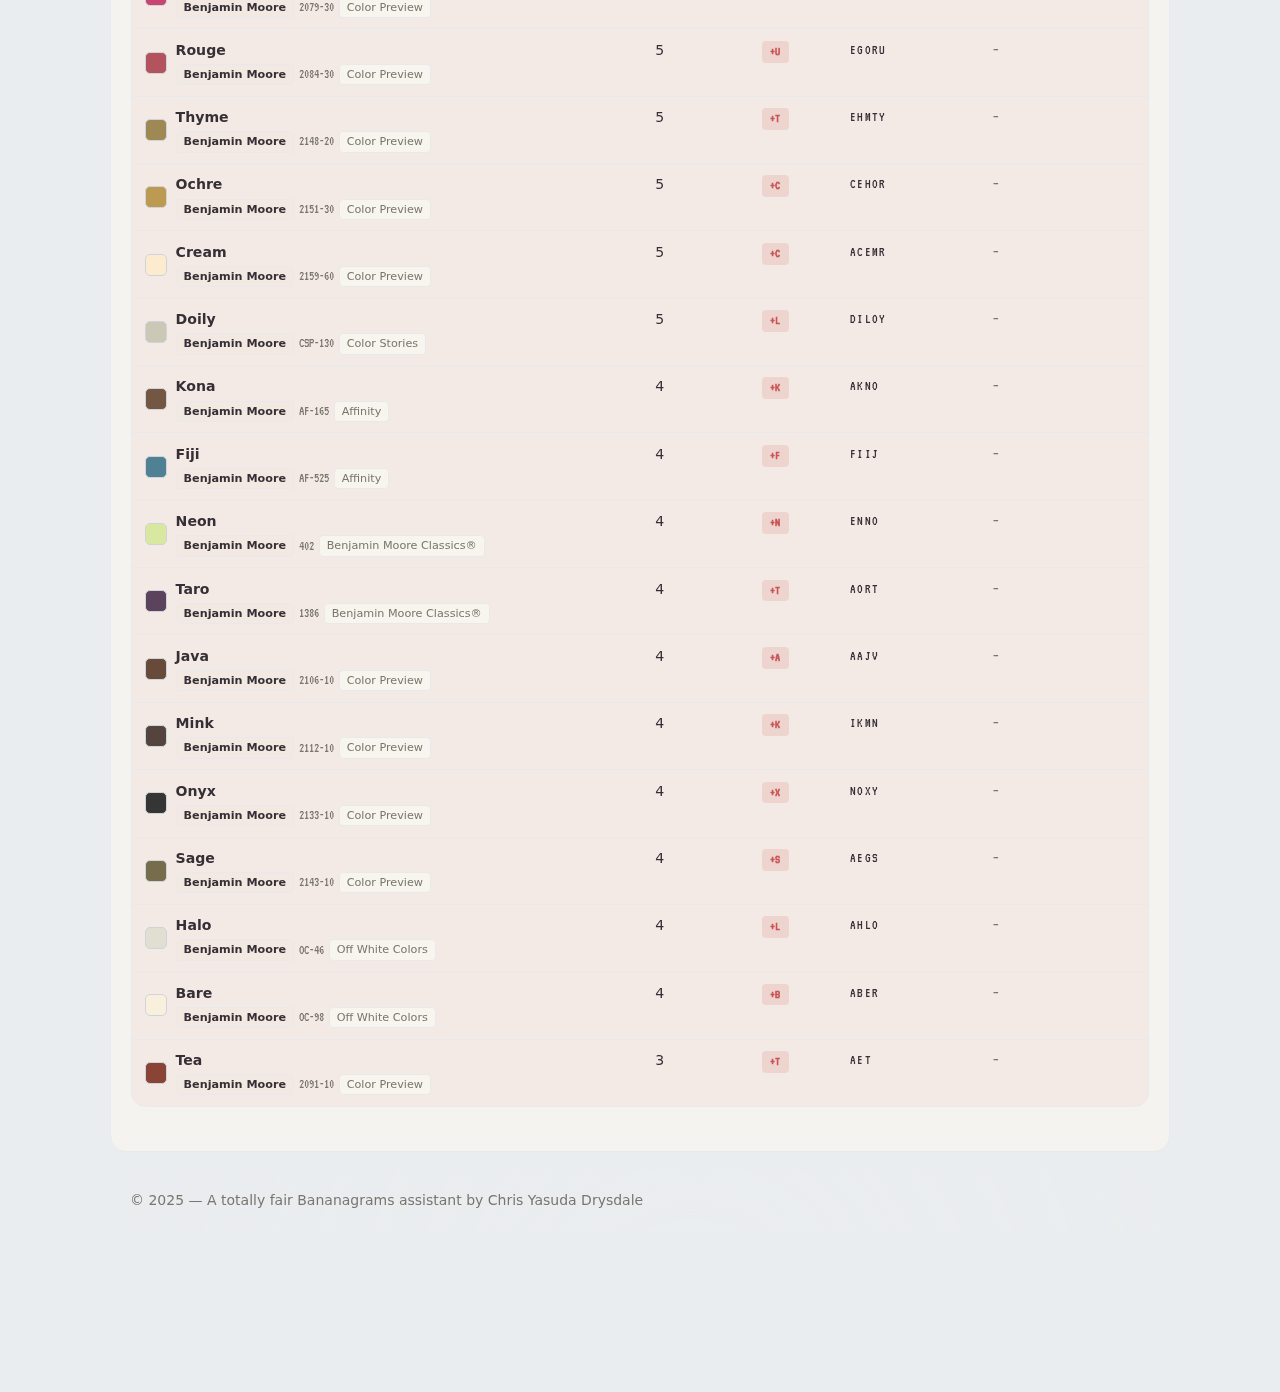
<file: paint-color-bananagrams.html>
<!DOCTYPE html>
<html lang="en">
<head>
  <script>
    try {
      const t = localStorage.getItem('theme');
      if (t === 'dark' || t === 'light') document.documentElement.setAttribute('data-theme', t);
    } catch {}
  </script>
  <meta charset="UTF-8">
  <meta name="viewport" content="width=device-width, initial-scale=1.0">
  <title>A Totally Fair Bananagrams Assistant: Paint Edition</title>
  <link rel="apple-touch-icon" sizes="180x180" href="images/apple-touch-icon.png">
  <link rel="icon" type="image/png" sizes="32x32" href="images/favicon-32x32.png">
  <link rel="icon" type="image/png" sizes="16x16" href="images/favicon-16x16.png">
  <link rel="icon" href="images/favicon.ico" type="image/x-icon">
  <link rel="manifest" href="site.webmanifest">
  <meta name="description" content="A Bananagrams helper that scores paint color names against the tiles you have.">
  <meta name="author" content="Chris Yasuda Drysdale">
  <meta name="format-detection" content="telephone=no"/>
  <link rel="preconnect" href="https://fonts.googleapis.com">
  <link rel="preconnect" href="https://fonts.gstatic.com" crossorigin>
  <link href="https://fonts.googleapis.com/css2?family=VT323&amp;display=swap" rel="stylesheet">
  <link href="https://fonts.googleapis.com/css2?family=Fredericka+the+Great&amp;display=swap" rel="stylesheet">
  <link rel="stylesheet" href="assets/css/style.css">
  <script src="assets/js/core.js" defer></script>
  <style>
    :root {
      --bg-light: url('../../images/now-in-prod.png');
    }
    :root[data-theme="dark"]{
      --bg-dark: url('../../images/now-in-prod.png');
    }

    /* --- Page-specific bananagrams styles, layered on top of style.css --- */

    /* No sidebar nav on this page — collapse the .page grid to a single column
       and let main fill the available width. */
    .page { grid-template-columns: 1fr; max-width: 1100px; }
    .page main { width: 100%; max-width: none; }

    .subtitle { color: var(--muted); margin: 0 0 1rem; font-size: .95rem; }

    .field-label { font-weight: 600; display: block; margin-bottom: .4rem; font-size: .9rem; }
    #letterInput {
      width: 100%; font: inherit; font-size: 1.4rem;
      padding: .55rem .75rem;
      border: 1px solid var(--borderDark);
      border-radius: 10px;
      background: var(--bg2);
      color: var(--black);
      letter-spacing: .15em; text-transform: uppercase;
      transition: border-color .2s, box-shadow .2s;
    }
    #letterInput:focus { outline: none; border-color: var(--accent); box-shadow: 0 0 0 3px var(--accent-light); }

    /* Tile editor */
    .tile-area {
      display: flex; flex-wrap: wrap; gap: 6px;
      min-height: 52px; margin-top: .75rem; padding: .55rem;
      border: 1px dashed var(--borderDark); border-radius: 10px;
      background: var(--card2); align-items: center;
    }
    .tile {
      display: inline-flex; align-items: center; justify-content: center;
      width: 38px; height: 38px;
      background: linear-gradient(135deg, #fdf6e3, #f5e6c8);
      border: 1.5px solid #d4b896; border-radius: 6px;
      color: #352f36;
      font-family: "Fredericka the Great", serif; font-weight: 400; font-size: 1.35rem;
      cursor: pointer; user-select: none;
      transition: transform .15s, box-shadow .15s;
      box-shadow: 0 2px 4px rgba(0,0,0,.15);
      text-transform: uppercase;
    }
    .tile:hover { transform: translateY(-2px) scale(1.08); box-shadow: 0 4px 8px rgba(0,0,0,.2); }
    .tile:active { transform: scale(.95); }
    .tile-hint { color: var(--muted); font-size: .85rem; font-style: italic; }

    /* Buttons */
    .btn-row { display: flex; flex-wrap: wrap; gap: .5rem; margin-top: .85rem; }
    .nip-btn {
      border: 1px solid var(--borderDark);
      background: var(--button); color: var(--button-text);
      border-radius: 10px;
      padding: .45rem .9rem;
      font: inherit; font-size: .85rem; font-weight: 600;
      cursor: pointer;
      transition: background .15s, box-shadow .15s, color .15s, border-color .15s;
    }
    .nip-btn:hover { background: var(--accent-light); border-color: var(--accent); }
    .nip-btn:active { transform: translateY(1px); }
    .nip-btn--primary {
      border: 2px solid transparent;
      background-image: radial-gradient(circle at 75% 20%, #629c6799, #629c67 145%);
      color: #f8f5ef; text-shadow: 0 0 4px rgba(0,0,0,.25);
    }
    .nip-btn--primary:hover {
      background-image: radial-gradient(circle at 75% 20%, #629c67, #355437 145%);
      color: #f8f5ef;
    }
    .nip-btn--danger {
      background: var(--alert-bg); color: var(--alert-text); border-color: transparent;
    }
    .nip-btn--danger:hover { filter: brightness(1.1); background: var(--alert-bg); }

    /* Toggles & filter blocks */
    .toggles, .filters {
      background: var(--card); border: 1px solid var(--borderLight); border-radius: 14px;
      padding: 1rem 1.15rem; margin: 0 0 1rem;
      backdrop-filter: blur(8px);
    }
    .toggles { display: flex; flex-wrap: wrap; gap: .65rem 1.5rem; align-items: center; }
    .toggles legend, .filters legend {
      font-weight: 700; font-size: .8rem; text-transform: uppercase; letter-spacing: .04em;
      color: var(--muted); padding: 0 .35rem; margin-bottom: .2rem;
    }
    .toggle-item { display: flex; align-items: center; gap: .4rem; font-size: .9rem; }
    .toggle-item input[type="checkbox"] { accent-color: var(--accent); width: 16px; height: 16px; }

    .filter-row { display: flex; flex-wrap: wrap; gap: .4rem .75rem; align-items: center; margin-bottom: .5rem; }
    .filter-row:last-child { margin-bottom: 0; }
    .filter-label {
      font-size: .75rem; color: var(--muted);
      text-transform: uppercase; letter-spacing: .04em; min-width: 80px;
    }
    .chip {
      display: inline-flex; align-items: center; gap: .3rem;
      padding: .2rem .65rem;
      background: var(--card2); border: 1px solid var(--borderDark);
      border-radius: 999px;
      font-size: .78rem; color: var(--black);
      cursor: pointer; user-select: none;
      transition: background .15s, border-color .15s, color .15s;
      margin: 2px 1px;
    }
    .chip:hover { border-color: var(--accent); background: var(--accent-light); }
    .chip.active { background: var(--accent); border-color: var(--accent); color: #f8f5ef; }
    .chip .count { opacity: .65; font-size: .72rem; }
    .chip.active .count { opacity: .9; }

    /* Stats */
    .stats {
      display: grid; grid-template-columns: repeat(auto-fit, minmax(140px, 1fr));
      gap: .75rem; margin-bottom: 1rem;
    }
    .stat-card {
      background: var(--card); border: 1px solid var(--borderLight);
      border-radius: 14px; padding: .9rem 1rem;
      text-align: center; backdrop-filter: blur(8px);
    }
    .stat-value { font-family: "Fredericka the Great", serif; font-size: 2rem; color: var(--accent); line-height: 1; }
    .stat-label {
      font-size: .72rem; color: var(--muted);
      text-transform: uppercase; letter-spacing: .05em; margin-top: .35rem;
    }
    .stat-detail {
      font-size: .78rem; color: var(--muted); margin-top: .25rem;
      white-space: nowrap; overflow: hidden; text-overflow: ellipsis;
    }
    .stat-best {
      display: flex; align-items: center; gap: .4rem; justify-content: center;
      font-size: 1.05rem; font-weight: 700; color: var(--black);
    }
    .stat-swatch {
      width: 18px; height: 18px; border-radius: 4px;
      border: 1px solid var(--borderDark); flex: 0 0 auto;
    }

    /* Toolbar */
    .toolbar {
      background: var(--card); border: 1px solid var(--borderLight);
      border-radius: 14px; padding: .75rem 1rem; margin-bottom: 1rem;
      display: flex; flex-wrap: wrap; gap: .5rem; align-items: center;
      backdrop-filter: blur(8px);
    }
    #titleFilter {
      flex: 1; min-width: 180px;
      padding: .45rem .7rem;
      border: 1px solid var(--borderDark); border-radius: 8px;
      background: var(--bg2); color: var(--black);
      font: inherit; font-size: .9rem;
    }
    #titleFilter:focus { outline: none; border-color: var(--accent); box-shadow: 0 0 0 3px var(--accent-light); }

    /* Results table — override style.css defaults for this table only */
    .table-wrap {
      background: var(--card); border: 1px solid var(--borderLight);
      border-radius: 14px; overflow-x: auto; margin-bottom: 1.5rem;
      backdrop-filter: blur(8px);
    }
    #resultsTable { font-size: .9rem; }
    #resultsTable th {
      background: var(--card2);
      position: sticky; top: 0; z-index: 1;
      padding: .65rem .8rem; text-align: left;
      font-size: .72rem; text-transform: uppercase; letter-spacing: .04em;
      color: var(--muted); cursor: pointer; user-select: none;
      white-space: nowrap; border-bottom: 2px solid var(--borderDark);
    }
    #resultsTable th:hover { color: var(--black); }
    #resultsTable th .sort-arrow { margin-left: 4px; font-size: .7rem; color: var(--accent); }
    #resultsTable td {
      padding: .65rem .8rem; border-bottom: 1px solid var(--borderLight);
      vertical-align: top; font-size: .88rem;
    }
    #resultsTable tr:last-child td { border-bottom: none; }
    #resultsTable tbody tr:hover td { background: var(--accent-light); }
    #resultsTable tr.near td { background: rgba(200,84,84,.07); }
    #resultsTable tr.near:hover td { background: rgba(200,84,84,.15); }

    .swatch-inline {
      display: inline-block; width: 22px; height: 22px;
      border-radius: 5px; border: 1px solid var(--borderDark);
      vertical-align: middle; margin-right: .55rem; flex: 0 0 auto;
    }
    .color-cell { display: flex; align-items: center; }
    .color-meta {
      font-size: .74rem; color: var(--muted); margin-top: .15rem;
      display: flex; flex-wrap: wrap; gap: .3rem; align-items: center;
    }
    .brand-tag {
      display: inline-block; padding: 1px 7px;
      background: var(--card2); border: 1px solid var(--borderLight);
      border-radius: 4px; font-size: .7rem; font-weight: 600; color: var(--black);
    }
    .collection-tag {
      display: inline-block; padding: 1px 7px;
      background: var(--bg2); border: 1px solid var(--borderLight);
      border-radius: 4px; font-size: .7rem; color: var(--muted);
    }
    .code-pill {
      font-family: 'VT323', ui-monospace, monospace;
      font-size: .85rem; color: var(--muted);
    }
    .letters-used, .remaining {
      font-family: 'VT323', ui-monospace, monospace;
      letter-spacing: .08em; text-transform: uppercase; font-size: 1rem;
    }
    .remaining { color: var(--muted); }
    .needs-tag {
      display: inline-block; padding: 1px 8px;
      background: rgba(200,84,84,.15); color: var(--alert-bg);
      border-radius: 4px; font-size: .8rem; font-weight: 700;
      letter-spacing: .05em; font-family: 'VT323', ui-monospace, monospace;
    }
    .exact-tag {
      display: inline-block; padding: 1px 8px;
      background: rgba(98,156,103,.18); color: var(--button-text);
      border-radius: 4px; font-size: .76rem; font-weight: 600;
    }
    :root[data-theme="dark"] .exact-tag { background: rgba(121,217,155,.18); color: var(--accent); }
    .rule-tag {
      display: inline-block; padding: 1px 7px;
      background: var(--chest-bg); color: #352f36;
      border-radius: 4px; font-size: .72rem; margin: 1px 2px; white-space: nowrap;
    }
    .no-results { text-align: center; padding: 2.5rem 1rem; color: var(--muted); }

    .source-line { font-size: .78rem; color: var(--muted); margin-top: .65rem; }

    /* Click-to-play dialog */
    tr.clickable { cursor: pointer; }
    dialog#playDialog {
      border: 1px solid var(--borderLight); border-radius: 14px;
      padding: 0; max-width: 460px; width: 92%;
      box-shadow: 0 12px 40px rgba(0,0,0,.25);
      background: var(--card); color: var(--black);
      backdrop-filter: blur(12px);
    }
    dialog#playDialog::backdrop { background: rgba(0,0,0,.45); backdrop-filter: blur(2px); }
    .dlg-body { padding: 1.25rem 1.4rem 1.1rem; }
    .dlg-title {
      display: flex; align-items: center; gap: .65rem;
      margin-bottom: .5rem;
      font-family: "Fredericka the Great", serif; font-size: 1.35rem;
    }
    .dlg-title .swatch-inline { width: 28px; height: 28px; margin: 0; }
    .dlg-meta {
      font-size: .82rem; color: var(--muted); margin-bottom: .75rem;
      display: flex; flex-wrap: wrap; gap: .3rem;
    }
    .dlg-row { font-size: .9rem; margin-bottom: .45rem; }
    .dlg-row strong { font-weight: 600; }
    .dlg-letters { font-family: 'VT323', ui-monospace, monospace; letter-spacing: .08em; text-transform: uppercase; font-size: 1.05rem; }
    .dlg-warn {
      background: rgba(200,84,84,.1); border-left: 3px solid var(--alert-bg);
      padding: .6rem .75rem; border-radius: 8px; font-size: .88rem; margin: .5rem 0 0;
    }
    .dlg-actions {
      display: flex; gap: .5rem; justify-content: flex-end;
      padding: .85rem 1.4rem;
      background: var(--card2); border-top: 1px solid var(--borderLight);
      border-radius: 0 0 14px 14px;
    }

    @media (max-width: 640px) {
      #letterInput { font-size: 1.2rem; }
      .stats { grid-template-columns: repeat(2, 1fr); }
      .toolbar { flex-direction: column; align-items: stretch; }
      #titleFilter { min-width: 100%; }
      .tile { width: 32px; height: 32px; font-size: 1.1rem; }
    }
  </style>
</head>
<body>
<a class="skip-link" href="#content">Skip to content</a>
<header>
  <div class="header-inner">
    <img src="images/Pixel-Chris.png" width="60px" style="display: inline-block; margin-right: 10px;" alt="site logo"/>
    <div id="top" class="title-block">
      <h1>A Totally Fair Bananagrams Assistant</h1>
      <div class="sub">Paint Edition — score the paint color names <em>you</em> found</div>
    </div>
    <div class="header-actions">
      <div class="theme-toggle" style="scale: 75%;">
        <input id="themeSwitch" type="checkbox" role="switch" aria-checked="false" aria-label="Toggle dark mode">
        <label for="themeSwitch">
          <span class="track" aria-hidden="true"></span>
          <span class="thumb" aria-hidden="true">
            <span class="icon sun">&#9788;</span>
            <span class="icon moon">&#9789;</span>
          </span>
        </label>
      </div>
    </div>
  </div>
</header>

<div class="page">
  <main id="content">
    <section>
      <h2>Your Tiles</h2>
      <p class="subtitle">Enter your tiles so the assistant can perform a totally fair evaluation of paint color names <em>you</em> found.</p>

      <label class="field-label" for="letterInput">Available Letters</label>
      <input type="text" id="letterInput" placeholder="Type letters here…" autocomplete="off" spellcheck="false" aria-label="Available letter tiles">
      <div class="tile-area" id="tileArea">
        <span class="tile-hint">Click a tile to remove it</span>
      </div>
      <div class="btn-row">
        <button class="nip-btn" id="btnReset">Reset Demo</button>
        <button class="nip-btn" id="btnRandom">+ Random Tile</button>
        <button class="nip-btn nip-btn--danger" id="btnClear">Clear All</button>
        <button class="nip-btn" id="btnExport">Export CSV</button>
        <button class="nip-btn nip-btn--primary" id="btnShare">Copy Share Link</button>
      </div>
      <div class="source-line" id="sourceLine"></div>
    </section>

    <section>
      <fieldset class="toggles">
        <legend>Options</legend>
        <label class="toggle-item"><input type="checkbox" id="togMultiWord" checked> Multi-word names</label>
        <label class="toggle-item"><input type="checkbox" id="togNear" checked> Show near-matches (missing 1 letter)</label>
        <label class="toggle-item"><input type="checkbox" id="togLongest"> Longest matches only</label>
      </fieldset>

      <fieldset class="filters">
        <legend>Filter Catalog</legend>
        <div class="filter-row">
          <span class="filter-label">Brand</span>
          <span id="brandChips"></span>
        </div>
        <div class="filter-row">
          <span class="filter-label">Collection</span>
          <span id="collectionChips"></span>
        </div>
      </fieldset>

      <div class="stats">
        <div class="stat-card"><div class="stat-value" id="statLetters">0</div><div class="stat-label">Letters</div></div>
        <div class="stat-card"><div class="stat-value" id="statMatches">0</div><div class="stat-label">Exact Matches</div></div>
        <div class="stat-card"><div class="stat-value" id="statNear">0</div><div class="stat-label">Near (–1)</div></div>
        <div class="stat-card"><div class="stat-value" id="statLongest">0</div><div class="stat-label">Longest</div></div>
        <div class="stat-card">
          <div class="stat-best" id="statBest">—</div>
          <div class="stat-label">Best Color</div>
          <div class="stat-detail" id="statBestDetail"></div>
        </div>
      </div>

      <div class="toolbar">
        <input type="text" id="titleFilter" placeholder="Filter results by name…" aria-label="Filter results">
        <button class="nip-btn" data-sort="length">Sort: Longest</button>
        <button class="nip-btn" data-sort="alpha">Sort: A–Z</button>
      </div>

      <div class="table-wrap">
        <table id="resultsTable">
          <thead>
            <tr>
              <th data-col="title">Color <span class="sort-arrow"></span></th>
              <th data-col="length">Length <span class="sort-arrow"></span></th>
              <th data-col="status">Status <span class="sort-arrow"></span></th>
              <th data-col="used">Letters Used <span class="sort-arrow"></span></th>
              <th data-col="remaining">Remaining <span class="sort-arrow"></span></th>
            </tr>
          </thead>
          <tbody id="resultsBody"></tbody>
        </table>
        <div class="no-results" id="noResults" style="display:none">No matching colors found. Try adding more letters!</div>
      </div>
    </section>

    <footer class="sub glass">
      <span>© 2025 — A totally fair Bananagrams assistant by Chris Yasuda Drysdale</span>
    </footer>

    <dialog id="playDialog" aria-labelledby="dlgTitle">
      <form method="dialog">
        <div class="dlg-body">
          <div class="dlg-title" id="dlgTitle">
            <span class="swatch-inline" id="dlgSwatch"></span>
            <span id="dlgName"></span>
          </div>
          <div class="dlg-meta" id="dlgMeta"></div>
          <div class="dlg-row"><strong>Length:</strong> <span id="dlgLength"></span></div>
          <div class="dlg-row"><strong>Letters used:</strong> <span class="dlg-letters" id="dlgUsed"></span></div>
          <div class="dlg-row" id="dlgRemainingRow"><strong>Remaining after play:</strong> <span class="dlg-letters" id="dlgRemaining"></span></div>
          <div class="dlg-warn" id="dlgWarn" style="display:none"></div>
        </div>
        <div class="dlg-actions">
          <button class="nip-btn" value="cancel" type="submit">Cancel</button>
          <button class="nip-btn nip-btn--primary" id="dlgConfirm" value="confirm" type="submit">Yes, play it</button>
        </div>
      </form>
    </dialog>
  </main>
</div>
<a id="toTop" href="#top" title="Back to top">&#8593;</a>

<script src="colors.js"></script>
<script>
const $ = id => document.getElementById(id);
const colors = BUILTIN_COLORS;

const DEMO_LETTERS = "IHIIEEDIJAVMONEYGREE";
const LETTERS_STORAGE_KEY = "paint_color_bananagrams_letters_v1";

function loadStoredLetters() {
  try { return localStorage.getItem(LETTERS_STORAGE_KEY); }
  catch { return null; }
}
function saveStoredLetters(value) {
  try { localStorage.setItem(LETTERS_STORAGE_KEY, value); }
  catch { /* private mode / quota — ignore */ }
}

/* ====================================================================
   UTILITY FUNCTIONS
   ==================================================================== */

const LETTERS_ONLY_CACHE = new Map();
const FREQ_MAP_CACHE = new Map();
const CACHE_LIMIT = 100000;

function lettersOnly(str) {
  const cached = LETTERS_ONLY_CACHE.get(str);
  if (cached !== undefined) return cached;
  const result = str.replace(/[^a-zA-Z]/g, "").toLowerCase();
  if (LETTERS_ONLY_CACHE.size > CACHE_LIMIT) LETTERS_ONLY_CACHE.clear();
  LETTERS_ONLY_CACHE.set(str, result);
  return result;
}

function freqMap(str) {
  const letters = lettersOnly(str);
  const cached = FREQ_MAP_CACHE.get(letters);
  if (cached !== undefined) return cached;
  const map = {};
  for (const ch of letters) map[ch] = (map[ch] || 0) + 1;
  if (FREQ_MAP_CACHE.size > CACHE_LIMIT) FREQ_MAP_CACHE.clear();
  FREQ_MAP_CACHE.set(letters, map);
  return map;
}

/**
 * Compare a candidate name against the pool. Returns:
 *   { exact: true, missing: [] }                 → can be spelled exactly
 *   { exact: false, missing: ["e"] }             → off by one letter
 *   null                                          → off by more than `maxMissing`
 */
function evaluateMatch(poolFreq, titleFreq, maxMissing) {
  const missing = [];
  for (const [ch, count] of Object.entries(titleFreq)) {
    const have = poolFreq[ch] || 0;
    if (have < count) {
      const short = count - have;
      for (let i = 0; i < short; i++) missing.push(ch);
      if (missing.length > maxMissing) return null;
    }
  }
  return { exact: missing.length === 0, missing };
}

function remainingLetters(poolFreq, titleFreq) {
  const result = { ...poolFreq };
  for (const [ch, count] of Object.entries(titleFreq)) {
    result[ch] = (result[ch] || 0) - count;
    if (result[ch] <= 0) delete result[ch];
  }
  return Object.entries(result)
    .sort(([a], [b]) => a.localeCompare(b))
    .map(([ch, n]) => ch.repeat(n))
    .join("")
    .toUpperCase();
}

function freqToString(freq) {
  return Object.entries(freq)
    .sort(([a], [b]) => a.localeCompare(b))
    .map(([ch, n]) => ch.repeat(n))
    .join("")
    .toUpperCase();
}

/* ====================================================================
   MATCHING ENGINE
   ==================================================================== */

function findMatches(letters, options, filters) {
  const pool = freqMap(letters);
  const poolSize = lettersOnly(letters).length;
  const maxMissing = options.nearMatches ? 1 : 0;
  const results = [];

  for (const color of colors) {
    if (!options.multiWord && color.name.includes(" ")) continue;
    if (filters.brands && !filters.brands.has(color.brand)) continue;
    if (filters.collections && !color.collections.some(c => filters.collections.has(c))) continue;

    const titleLetters = lettersOnly(color.name);
    if (titleLetters.length === 0) continue;
    if (titleLetters.length > poolSize + maxMissing) continue;

    const tFreq = freqMap(titleLetters);
    const verdict = evaluateMatch(pool, tFreq, maxMissing);
    if (!verdict) continue;

    const rules = [];
    if (/[^a-zA-Z\s]/.test(color.name)) rules.push("Punctuation ignored");

    results.push({
      name: color.name,
      code: color.code,
      brand: color.brand,
      hex: color.hex,
      collections: color.collections,
      length: titleLetters.length,
      usedLetters: freqToString(tFreq),
      remaining: verdict.exact ? remainingLetters(pool, tFreq) : "",
      exact: verdict.exact,
      missing: verdict.missing.map(ch => ch.toUpperCase()),
      rules,
    });
  }
  return results;
}

/* ====================================================================
   STATE
   ==================================================================== */

let currentSort = { col: "length", dir: "desc" };
let currentFilter = "";
let lastResults = []; // most recent rendered results, indexed by row data-idx

const ALL_BRANDS = [...new Set(colors.map(c => c.brand))].sort();
const ALL_COLLECTIONS = [...new Set(colors.flatMap(c => c.collections))]
  .sort((a, b) => a.localeCompare(b));
const COLLECTION_COUNTS = {};
for (const c of colors) for (const col of c.collections) COLLECTION_COUNTS[col] = (COLLECTION_COUNTS[col] || 0) + 1;
const BRAND_COUNTS = {};
for (const c of colors) BRAND_COUNTS[c.brand] = (BRAND_COUNTS[c.brand] || 0) + 1;

/** Selected = empty Set means "all". */
const selectedBrands = new Set();
const selectedCollections = new Set();

function getOptions() {
  return {
    multiWord: $("togMultiWord").checked,
    nearMatches: $("togNear").checked,
    longestOnly: $("togLongest").checked,
  };
}

function getFilters() {
  return {
    brands: selectedBrands.size ? selectedBrands : null,
    collections: selectedCollections.size ? selectedCollections : null,
  };
}

/** Main update */
function update() {
  const letters = $("letterInput").value;
  const options = getOptions();
  const filters = getFilters();

  let results = findMatches(letters, options, filters);

  if (options.longestOnly && results.length > 0) {
    const exact = results.filter(r => r.exact);
    const pool = exact.length ? exact : results;
    const maxLen = Math.max(...pool.map(r => r.length));
    results = results.filter(r => r.length === maxLen);
  }

  if (currentFilter) {
    const q = currentFilter.toLowerCase();
    results = results.filter(r => r.name.toLowerCase().includes(q));
  }

  sortResults(results);

  lastResults = results;
  renderTiles(letters);
  renderStats(letters, results);
  renderTable(results);
  updateURL();
  saveStoredLetters(letters);
}

function sortResults(results) {
  const { col, dir } = currentSort;
  const mult = dir === "asc" ? 1 : -1;
  // Always show exact matches before near-matches; sort within each group.
  results.sort((a, b) => {
    if (a.exact !== b.exact) return a.exact ? -1 : 1;
    let av, bv;
    switch (col) {
      case "title":     av = a.name.toLowerCase(); bv = b.name.toLowerCase(); return mult * av.localeCompare(bv);
      case "length":    return mult * (a.length - b.length);
      case "status":    return mult * (a.exact === b.exact ? 0 : a.exact ? -1 : 1);
      case "used":      return mult * a.usedLetters.localeCompare(b.usedLetters);
      case "remaining": return mult * (a.remaining || "").localeCompare(b.remaining || "");
      default:          return 0;
    }
  });
}

/* ====================================================================
   RENDERING
   ==================================================================== */

function renderTiles(letters) {
  const area = $("tileArea");
  area.innerHTML = "";
  const upper = letters.toUpperCase();
  if (upper.length === 0) {
    area.innerHTML = '<span class="tile-hint">Click a tile to remove it</span>';
    return;
  }
  for (let i = 0; i < upper.length; i++) {
    const ch = upper[i];
    if (!/[A-Z]/.test(ch)) continue;
    const tile = document.createElement("span");
    tile.className = "tile";
    tile.textContent = ch;
    tile.title = "Click to remove";
    tile.setAttribute("role", "button");
    tile.setAttribute("aria-label", `Remove letter ${ch}`);
    tile.addEventListener("click", () => {
      const val = $("letterInput").value;
      $("letterInput").value = val.slice(0, i) + val.slice(i + 1);
      update();
    });
    area.appendChild(tile);
  }
}

function renderStats(letters, results) {
  const pool = lettersOnly(letters);
  const exact = results.filter(r => r.exact);
  const near = results.filter(r => !r.exact);

  $("statLetters").textContent = pool.length;
  $("statMatches").textContent = exact.length;
  $("statNear").textContent = near.length;

  const ranking = exact.length ? exact : results;
  if (ranking.length > 0) {
    const maxLen = Math.max(...ranking.map(r => r.length));
    $("statLongest").textContent = maxLen;
    const best = ranking.filter(r => r.length === maxLen);
    const top = best[0];
    $("statBest").innerHTML =
      `<span class="stat-swatch" style="background:${escAttr(top.hex)}"></span>` +
      `<span>${escHTML(top.name)}</span>`;
    const suffix = top.exact ? "" : ` (needs +${top.missing.join("")})`;
    $("statBestDetail").textContent = best.length > 1
      ? `+${best.length - 1} more at ${maxLen} letters${suffix}`
      : `${maxLen} letters${suffix}`;
  } else {
    $("statLongest").textContent = "0";
    $("statBest").textContent = "—";
    $("statBestDetail").textContent = "";
  }
}

function renderTable(results) {
  const tbody = $("resultsBody");
  const noResults = $("noResults");

  if (results.length === 0) {
    tbody.innerHTML = "";
    noResults.style.display = "block";
    return;
  }
  noResults.style.display = "none";

  tbody.innerHTML = results.map((r, i) => {
    const collections = r.collections.map(c => `<span class="collection-tag">${escHTML(c)}</span>`).join(" ");
    const code = r.code ? `<span class="code-pill">${escHTML(r.code)}</span>` : "";
    const status = r.exact
      ? `<span class="exact-tag">Exact</span>`
      : `<span class="needs-tag">+${r.missing.join("")}</span>`;
    const rules = r.rules.map(rule => `<span class="rule-tag">${escHTML(rule)}</span>`).join(" ");
    return `
      <tr class="clickable ${r.exact ? "" : "near"}" data-idx="${i}" tabindex="0" role="button" aria-label="Play ${escAttr(r.name)}">
        <td>
          <div class="color-cell">
            <span class="swatch-inline" style="background:${escAttr(r.hex)}"></span>
            <div>
              <strong>${escHTML(r.name)}</strong>
              <div class="color-meta">
                <span class="brand-tag">${escHTML(r.brand)}</span>
                ${code}
                ${collections}
                ${rules}
              </div>
            </div>
          </div>
        </td>
        <td>${r.length}</td>
        <td>${status}</td>
        <td class="letters-used">${escHTML(r.usedLetters)}</td>
        <td class="remaining">${r.exact ? (escHTML(r.remaining) || "—") : "—"}</td>
      </tr>
    `;
  }).join("");
}

function escHTML(s) {
  return String(s).replace(/&/g,"&amp;").replace(/</g,"&lt;").replace(/>/g,"&gt;").replace(/"/g,"&quot;");
}
function escAttr(s) { return escHTML(s); }

/* ====================================================================
   FILTER CHIPS
   ==================================================================== */

function renderChips() {
  const brandHost = $("brandChips");
  brandHost.innerHTML = "";
  for (const b of ALL_BRANDS) {
    const chip = document.createElement("span");
    chip.className = "chip" + (selectedBrands.has(b) ? " active" : "");
    chip.innerHTML = `${escHTML(b)} <span class="count">${BRAND_COUNTS[b]}</span>`;
    chip.addEventListener("click", () => {
      if (selectedBrands.has(b)) selectedBrands.delete(b);
      else selectedBrands.add(b);
      renderChips();
      update();
    });
    brandHost.appendChild(chip);
  }

  const collHost = $("collectionChips");
  collHost.innerHTML = "";
  // "All" pseudo-chip resets collections
  const allChip = document.createElement("span");
  allChip.className = "chip" + (selectedCollections.size === 0 ? " active" : "");
  allChip.textContent = `All (${ALL_COLLECTIONS.length})`;
  allChip.addEventListener("click", () => {
    selectedCollections.clear();
    renderChips();
    update();
  });
  collHost.appendChild(allChip);

  for (const c of ALL_COLLECTIONS) {
    const chip = document.createElement("span");
    chip.className = "chip" + (selectedCollections.has(c) ? " active" : "");
    chip.innerHTML = `${escHTML(c)} <span class="count">${COLLECTION_COUNTS[c]}</span>`;
    chip.addEventListener("click", () => {
      if (selectedCollections.has(c)) selectedCollections.delete(c);
      else selectedCollections.add(c);
      renderChips();
      update();
    });
    collHost.appendChild(chip);
  }
}

/* ====================================================================
   PLAY DIALOG
   ==================================================================== */

const playDialog = $("playDialog");
let pendingPlay = null; // { result, consumeFreq }

/**
 * Remove letters listed in `freq` from the user's tile string, preserving the
 * order and casing of remaining tiles plus any non-letter characters.
 */
function consumeLetters(tileString, freq) {
  const remaining = { ...freq };
  let out = "";
  for (const ch of tileString) {
    const lc = ch.toLowerCase();
    if (/[a-z]/.test(lc) && remaining[lc] > 0) {
      remaining[lc]--;
      continue;
    }
    out += ch;
  }
  return out;
}

function openPlayDialog(result) {
  if (!result) return;

  // For an exact match: consume every letter in the title.
  // For a near-match: consume only the letters the user actually has
  // (titleFreq minus the missing letters).
  const titleFreq = freqMap(result.name);
  const consume = { ...titleFreq };
  if (!result.exact) {
    for (const ch of result.missing) {
      const lc = ch.toLowerCase();
      if (consume[lc]) consume[lc]--;
      if (consume[lc] === 0) delete consume[lc];
    }
  }
  pendingPlay = { result, consume };

  // Populate dialog
  $("dlgSwatch").style.background = result.hex;
  $("dlgName").textContent = result.name;

  const meta = [
    `<span class="brand-tag">${escHTML(result.brand)}</span>`,
    result.code ? `<span class="code-pill">${escHTML(result.code)}</span>` : "",
    ...result.collections.map(c => `<span class="collection-tag">${escHTML(c)}</span>`),
  ].filter(Boolean).join(" ");
  $("dlgMeta").innerHTML = meta;

  $("dlgLength").textContent = `${result.length} letters`;
  $("dlgUsed").textContent = freqToString(consume) || "—";

  // Show what the pool will look like AFTER play
  const projected = consumeLetters($("letterInput").value, consume);
  const projectedFreq = freqMap(projected);
  $("dlgRemaining").textContent = freqToString(projectedFreq) || "—";

  const warn = $("dlgWarn");
  if (result.exact) {
    warn.style.display = "none";
    warn.textContent = "";
    $("dlgConfirm").textContent = "Yes, play it";
  } else {
    warn.style.display = "block";
    warn.innerHTML =
      `Near-match — you're <strong>missing ${result.missing.map(escHTML).join(", ")}</strong>. ` +
      `Confirming will spend the letters you do have; you'll still need to draw the missing tile.`;
    $("dlgConfirm").textContent = "Spend my letters anyway";
  }

  playDialog.returnValue = "";
  if (typeof playDialog.showModal === "function") playDialog.showModal();
  else playDialog.setAttribute("open", ""); // very old browsers
}

playDialog.addEventListener("close", () => {
  if (playDialog.returnValue === "confirm" && pendingPlay) {
    const { consume } = pendingPlay;
    $("letterInput").value = consumeLetters($("letterInput").value, consume);
    update();
  }
  pendingPlay = null;
});

// Row click → open dialog (event delegation on tbody)
$("resultsBody").addEventListener("click", e => {
  const tr = e.target.closest("tr.clickable");
  if (!tr) return;
  const idx = parseInt(tr.dataset.idx, 10);
  openPlayDialog(lastResults[idx]);
});
$("resultsBody").addEventListener("keydown", e => {
  if (e.key !== "Enter" && e.key !== " ") return;
  const tr = e.target.closest("tr.clickable");
  if (!tr) return;
  e.preventDefault();
  const idx = parseInt(tr.dataset.idx, 10);
  openPlayDialog(lastResults[idx]);
});

/* ====================================================================
   SORT HANDLERS
   ==================================================================== */

document.querySelectorAll("th[data-col]").forEach(th => {
  th.addEventListener("click", () => {
    const col = th.dataset.col;
    if (currentSort.col === col) {
      currentSort.dir = currentSort.dir === "asc" ? "desc" : "asc";
    } else {
      currentSort.col = col;
      currentSort.dir = col === "title" ? "asc" : "desc";
    }
    updateSortArrows();
    update();
  });
});

document.querySelectorAll("[data-sort]").forEach(btn => {
  btn.addEventListener("click", () => {
    if (btn.dataset.sort === "length") currentSort = { col: "length", dir: "desc" };
    else if (btn.dataset.sort === "alpha") currentSort = { col: "title", dir: "asc" };
    updateSortArrows();
    update();
  });
});

function updateSortArrows() {
  document.querySelectorAll("th[data-col]").forEach(th => {
    const arrow = th.querySelector(".sort-arrow");
    arrow.textContent = th.dataset.col === currentSort.col
      ? (currentSort.dir === "asc" ? "▲" : "▼")
      : "";
  });
}

let updateTimer = null;
function scheduleUpdate() { clearTimeout(updateTimer); updateTimer = setTimeout(update, 60); }

/* ====================================================================
   EVENT LISTENERS
   ==================================================================== */

$("letterInput").addEventListener("input", scheduleUpdate);
$("titleFilter").addEventListener("input", e => { currentFilter = e.target.value; scheduleUpdate(); });

["togMultiWord", "togNear", "togLongest"].forEach(id => {
  $(id).addEventListener("change", update);
});

$("btnClear").addEventListener("click", () => { $("letterInput").value = ""; update(); });
$("btnReset").addEventListener("click", () => { $("letterInput").value = DEMO_LETTERS; update(); });
$("btnRandom").addEventListener("click", () => {
  const weighted = "EEEEEEEETTTTTTTAAAAAAARRRRRRIIIIIIOOOOOONNNNNSSSSSSLLLLLCCCUUUDDDPPPMMHHHGBFYWKVXZJQ";
  const ch = weighted[Math.floor(Math.random() * weighted.length)];
  $("letterInput").value += ch;
  update();
});

$("btnExport").addEventListener("click", () => {
  const letters = $("letterInput").value;
  const options = getOptions();
  const filters = getFilters();
  let results = findMatches(letters, options, filters);
  if (options.longestOnly && results.length > 0) {
    const exact = results.filter(r => r.exact);
    const pool = exact.length ? exact : results;
    const maxLen = Math.max(...pool.map(r => r.length));
    results = results.filter(r => r.length === maxLen);
  }
  if (currentFilter) {
    const q = currentFilter.toLowerCase();
    results = results.filter(r => r.name.toLowerCase().includes(q));
  }
  sortResults(results);

  const rows = [["Color", "Code", "Brand", "Collections", "Hex", "Length", "Status", "Letters Used", "Remaining"]];
  for (const r of results) {
    rows.push([
      r.name, r.code, r.brand, r.collections.join("; "), r.hex,
      r.length, r.exact ? "Exact" : `Needs +${r.missing.join("")}`,
      r.usedLetters, r.remaining,
    ]);
  }
  const csv = rows.map(r => r.map(c => `"${String(c).replace(/"/g, '""')}"`).join(",")).join("\n");
  const blob = new Blob([csv], { type: "text/csv" });
  const url = URL.createObjectURL(blob);
  const a = document.createElement("a");
  a.href = url; a.download = "paint-color-results.csv"; a.click();
  URL.revokeObjectURL(url);
});

$("btnShare").addEventListener("click", () => {
  const params = new URLSearchParams();
  params.set("l", $("letterInput").value);
  params.set("mw", $("togMultiWord").checked ? "1" : "0");
  params.set("nm", $("togNear").checked ? "1" : "0");
  params.set("lo", $("togLongest").checked ? "1" : "0");
  if (selectedBrands.size) params.set("br", [...selectedBrands].join("|"));
  if (selectedCollections.size) params.set("co", [...selectedCollections].join("|"));
  const shareURL = location.origin + location.pathname + "?" + params.toString();
  navigator.clipboard.writeText(shareURL).then(() => {
    const btn = $("btnShare");
    const orig = btn.textContent;
    btn.textContent = "Copied!";
    setTimeout(() => btn.textContent = orig, 1500);
  }).catch(() => prompt("Copy this URL:", shareURL));
});

function updateURL() {
  const params = new URLSearchParams();
  const letters = $("letterInput").value;
  if (letters) params.set("l", letters);
  if (!$("togMultiWord").checked) params.set("mw", "0");
  if (!$("togNear").checked) params.set("nm", "0");
  if ($("togLongest").checked) params.set("lo", "1");
  if (selectedBrands.size) params.set("br", [...selectedBrands].join("|"));
  if (selectedCollections.size) params.set("co", [...selectedCollections].join("|"));
  const qs = params.toString();
  history.replaceState(null, "", qs ? location.pathname + "?" + qs : location.pathname);
}

/* ====================================================================
   INIT
   ==================================================================== */

function init() {
  const params = new URLSearchParams(location.search);
  const stored = loadStoredLetters();
  $("letterInput").value = params.has("l")
    ? params.get("l")
    : (stored !== null ? stored : DEMO_LETTERS);
  if (params.has("mw")) $("togMultiWord").checked = params.get("mw") === "1";
  if (params.has("nm")) $("togNear").checked = params.get("nm") === "1";
  if (params.has("lo")) $("togLongest").checked = params.get("lo") === "1";
  if (params.has("br")) for (const b of params.get("br").split("|")) if (b) selectedBrands.add(b);
  if (params.has("co")) for (const c of params.get("co").split("|")) if (c) selectedCollections.add(c);

  const total = colors.length;
  const brands = ALL_BRANDS.length;
  const collsCount = ALL_COLLECTIONS.length;
  $("sourceLine").textContent =
    `Catalog: ${total.toLocaleString()} unique color names · ${brands} brand${brands === 1 ? "" : "s"} · ${collsCount} fan decks.`;

  renderChips();
  updateSortArrows();
  update();
}

init();
</script>
</body>
</html>
</file>
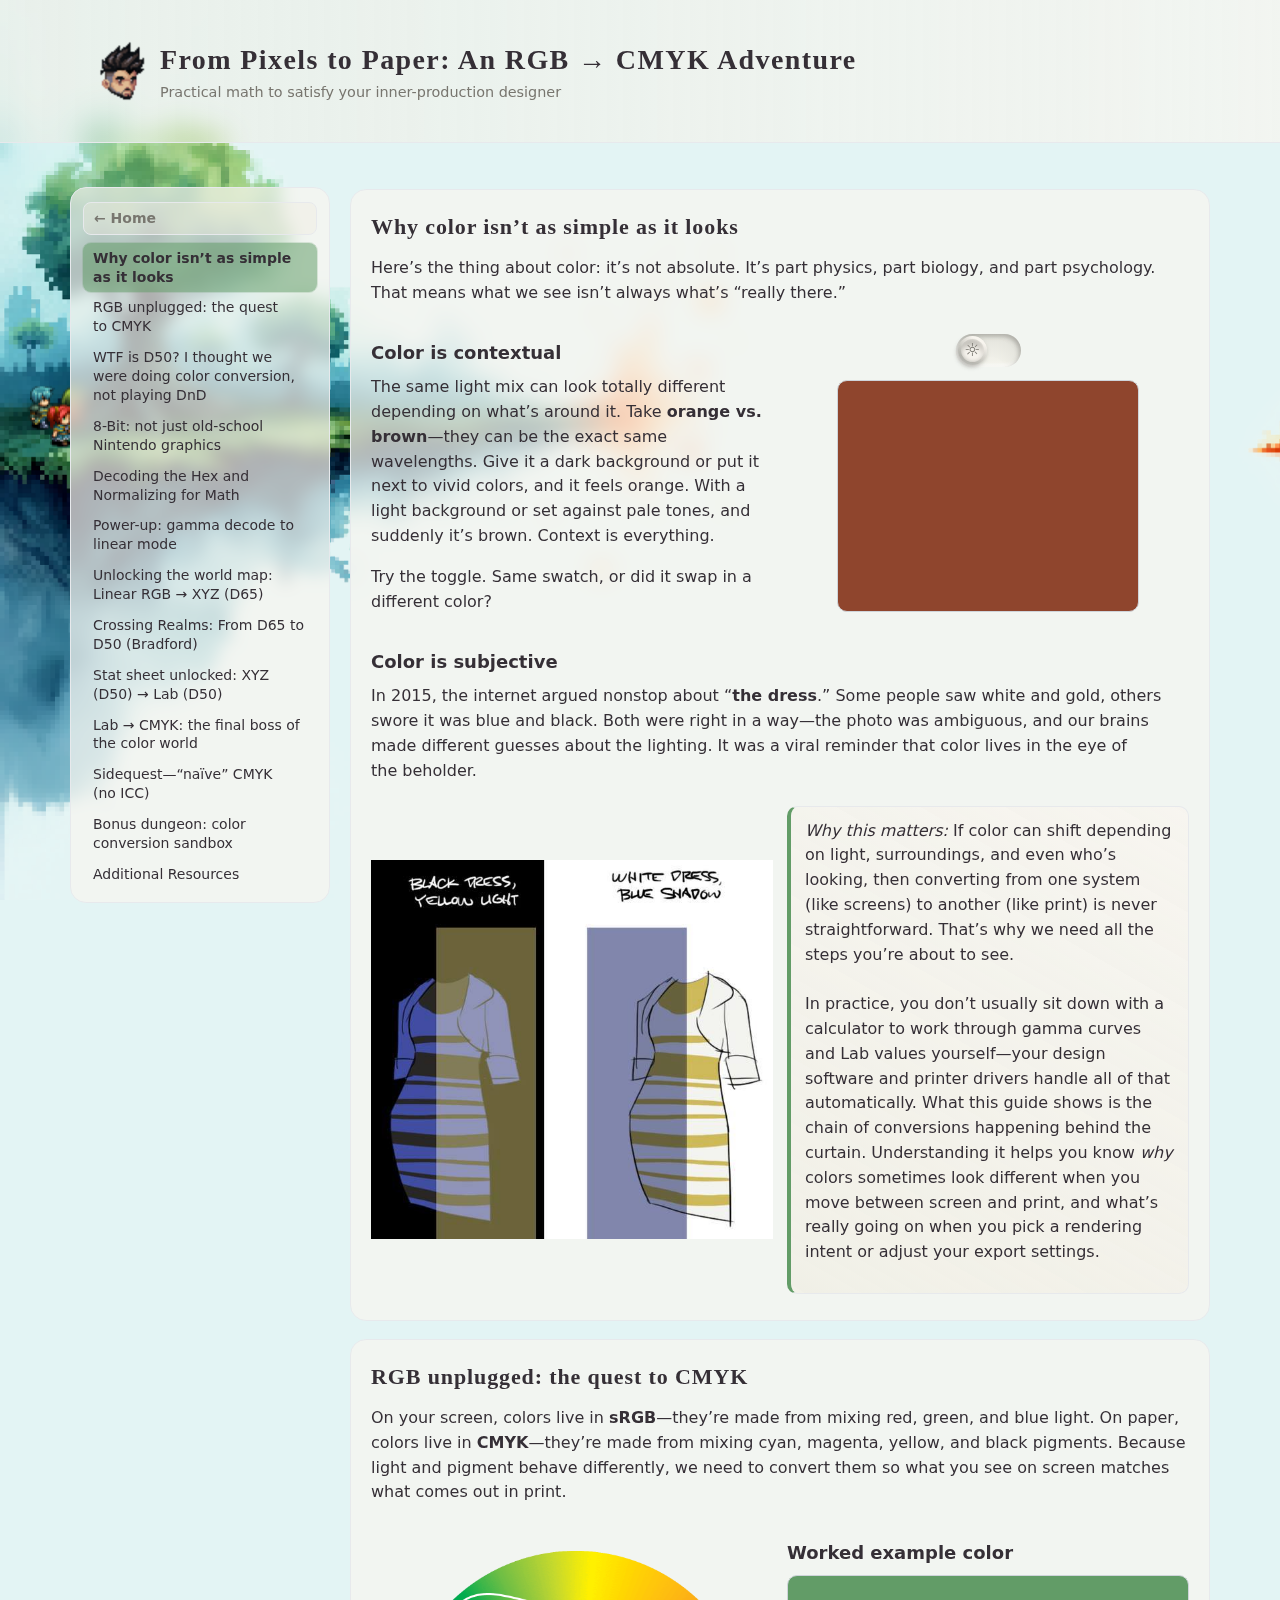
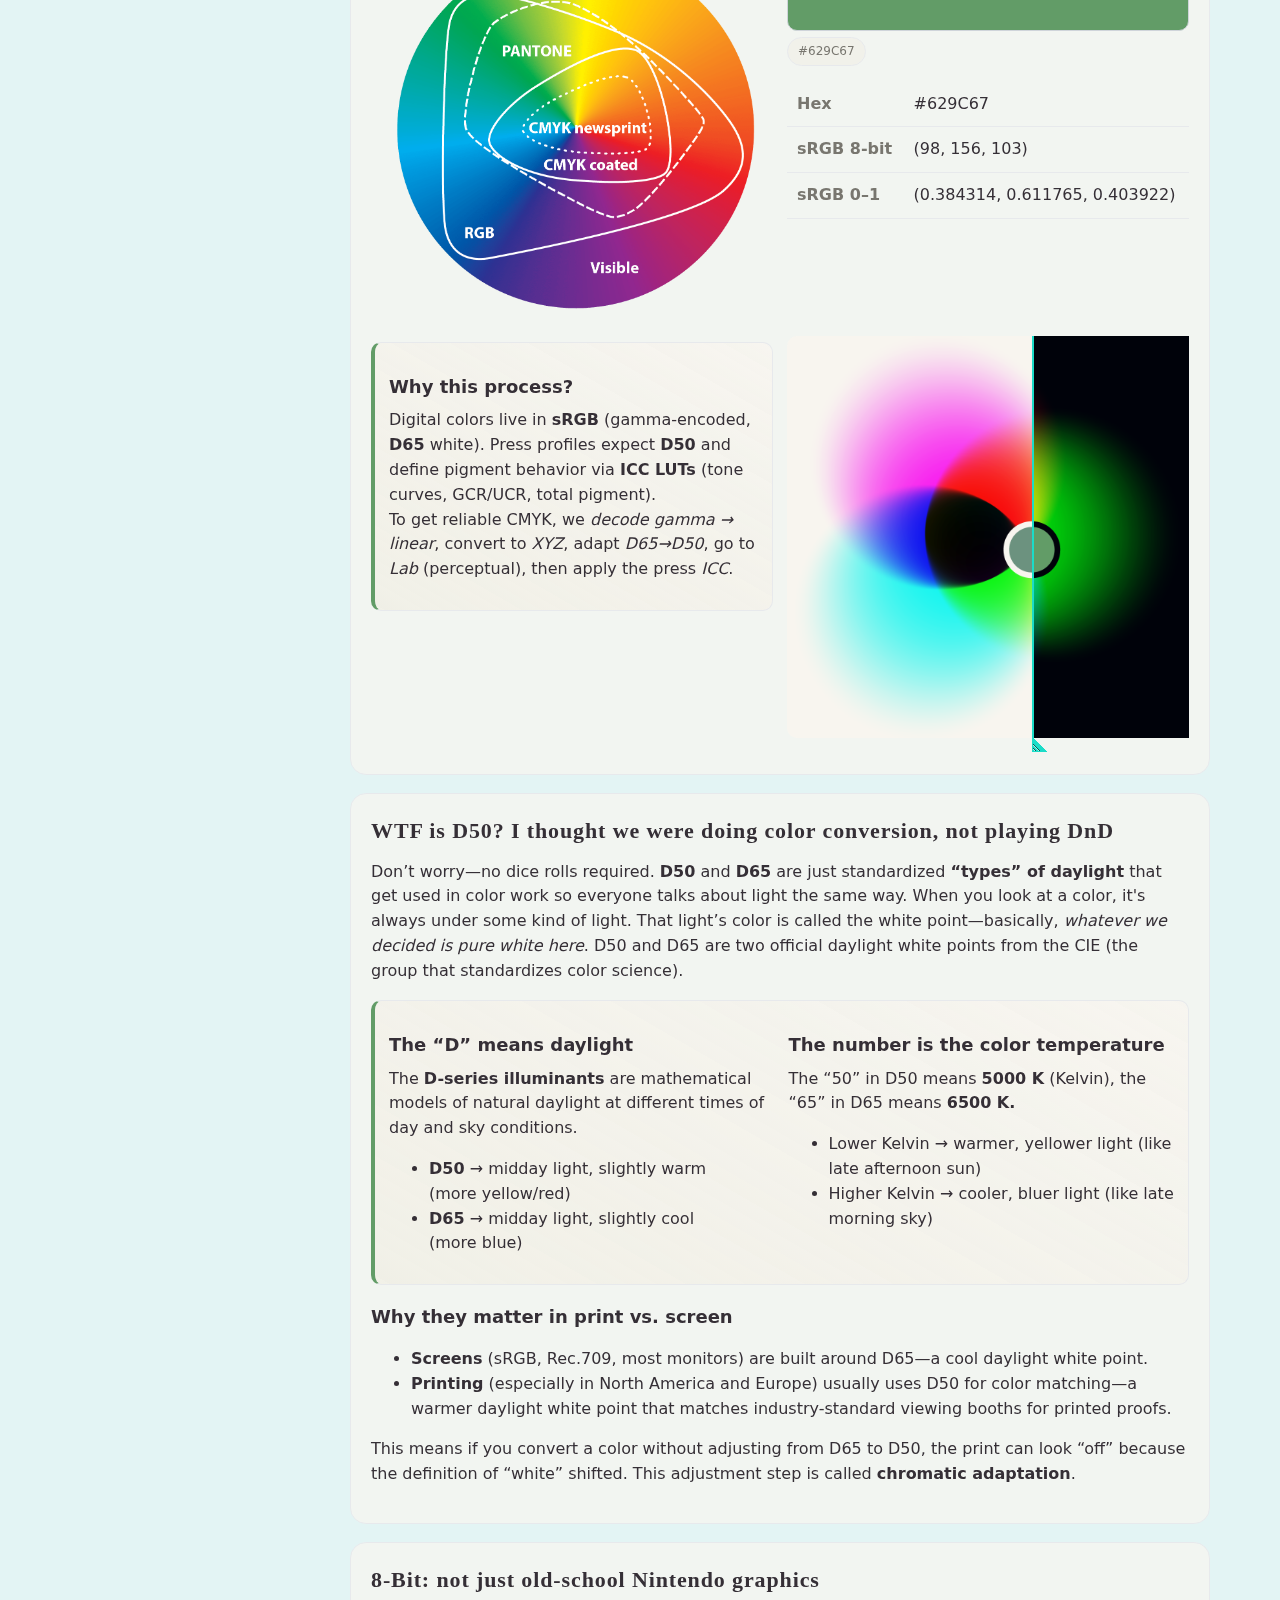
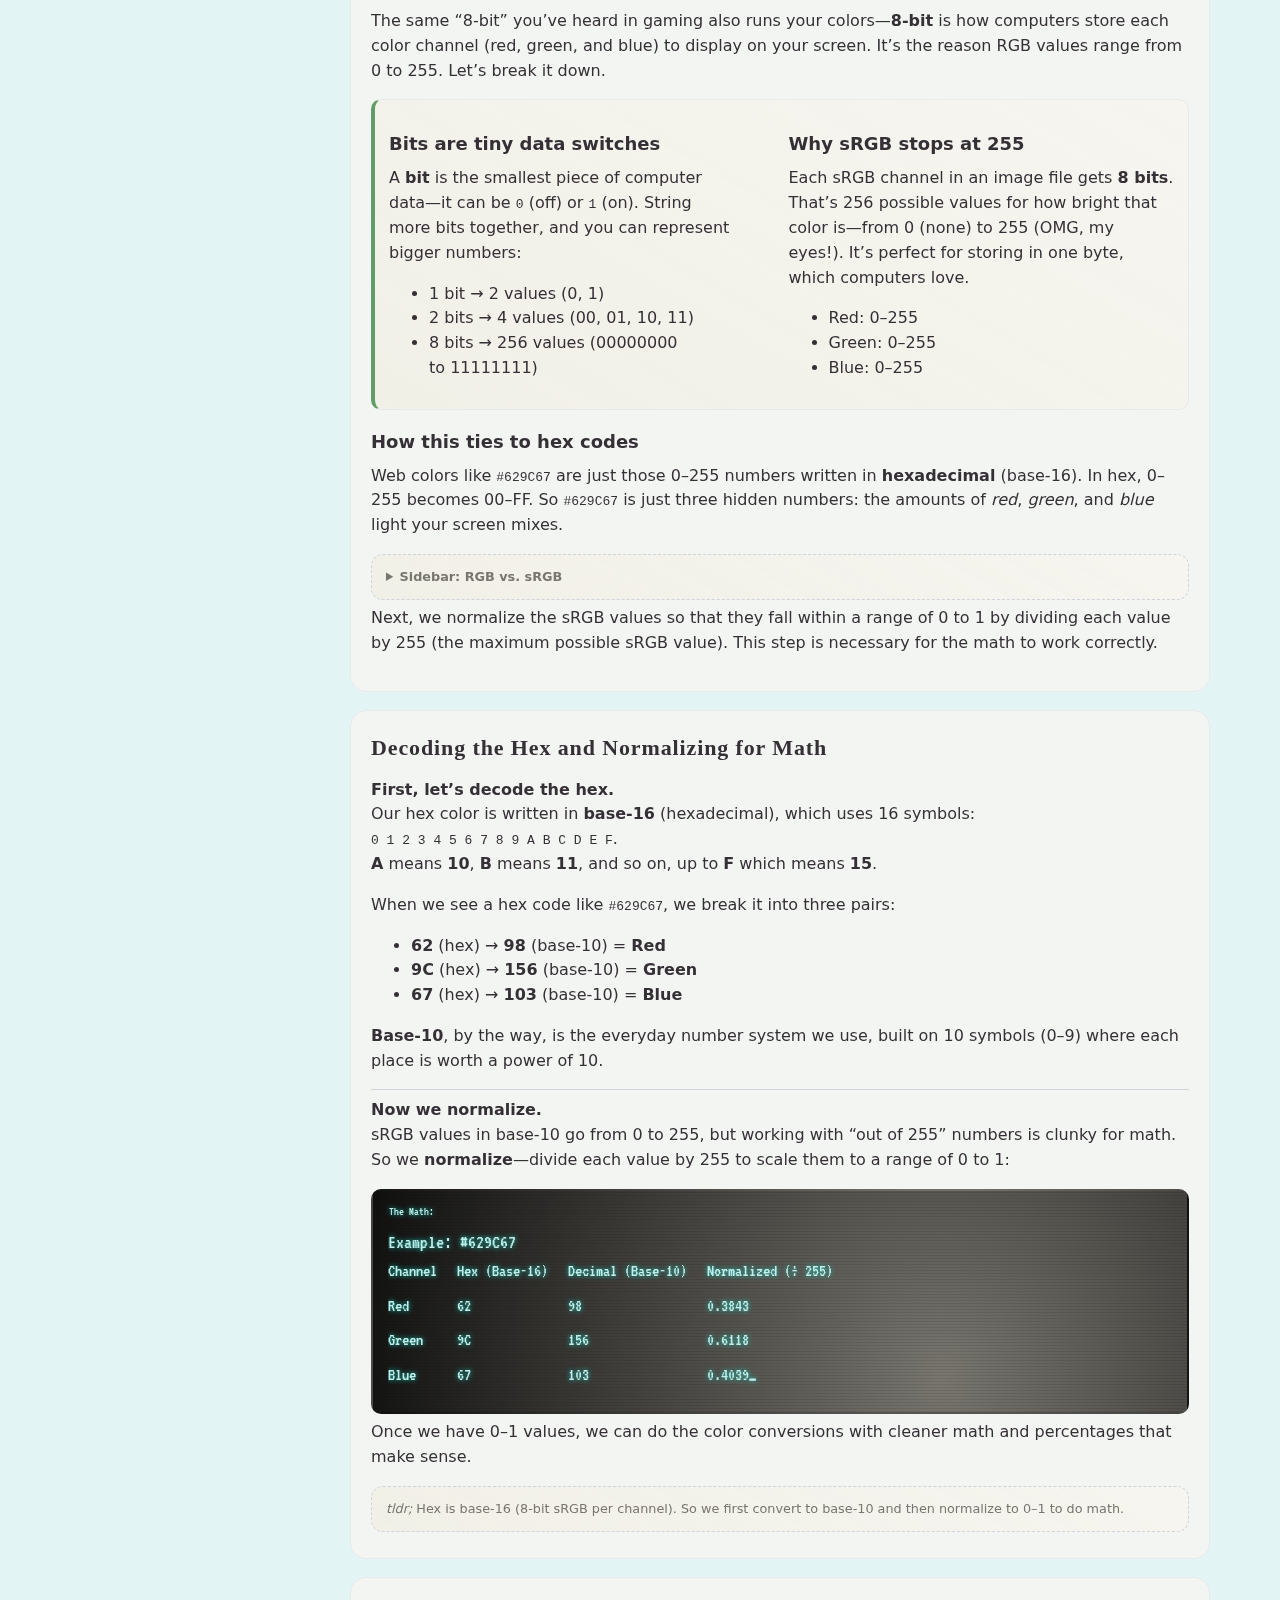
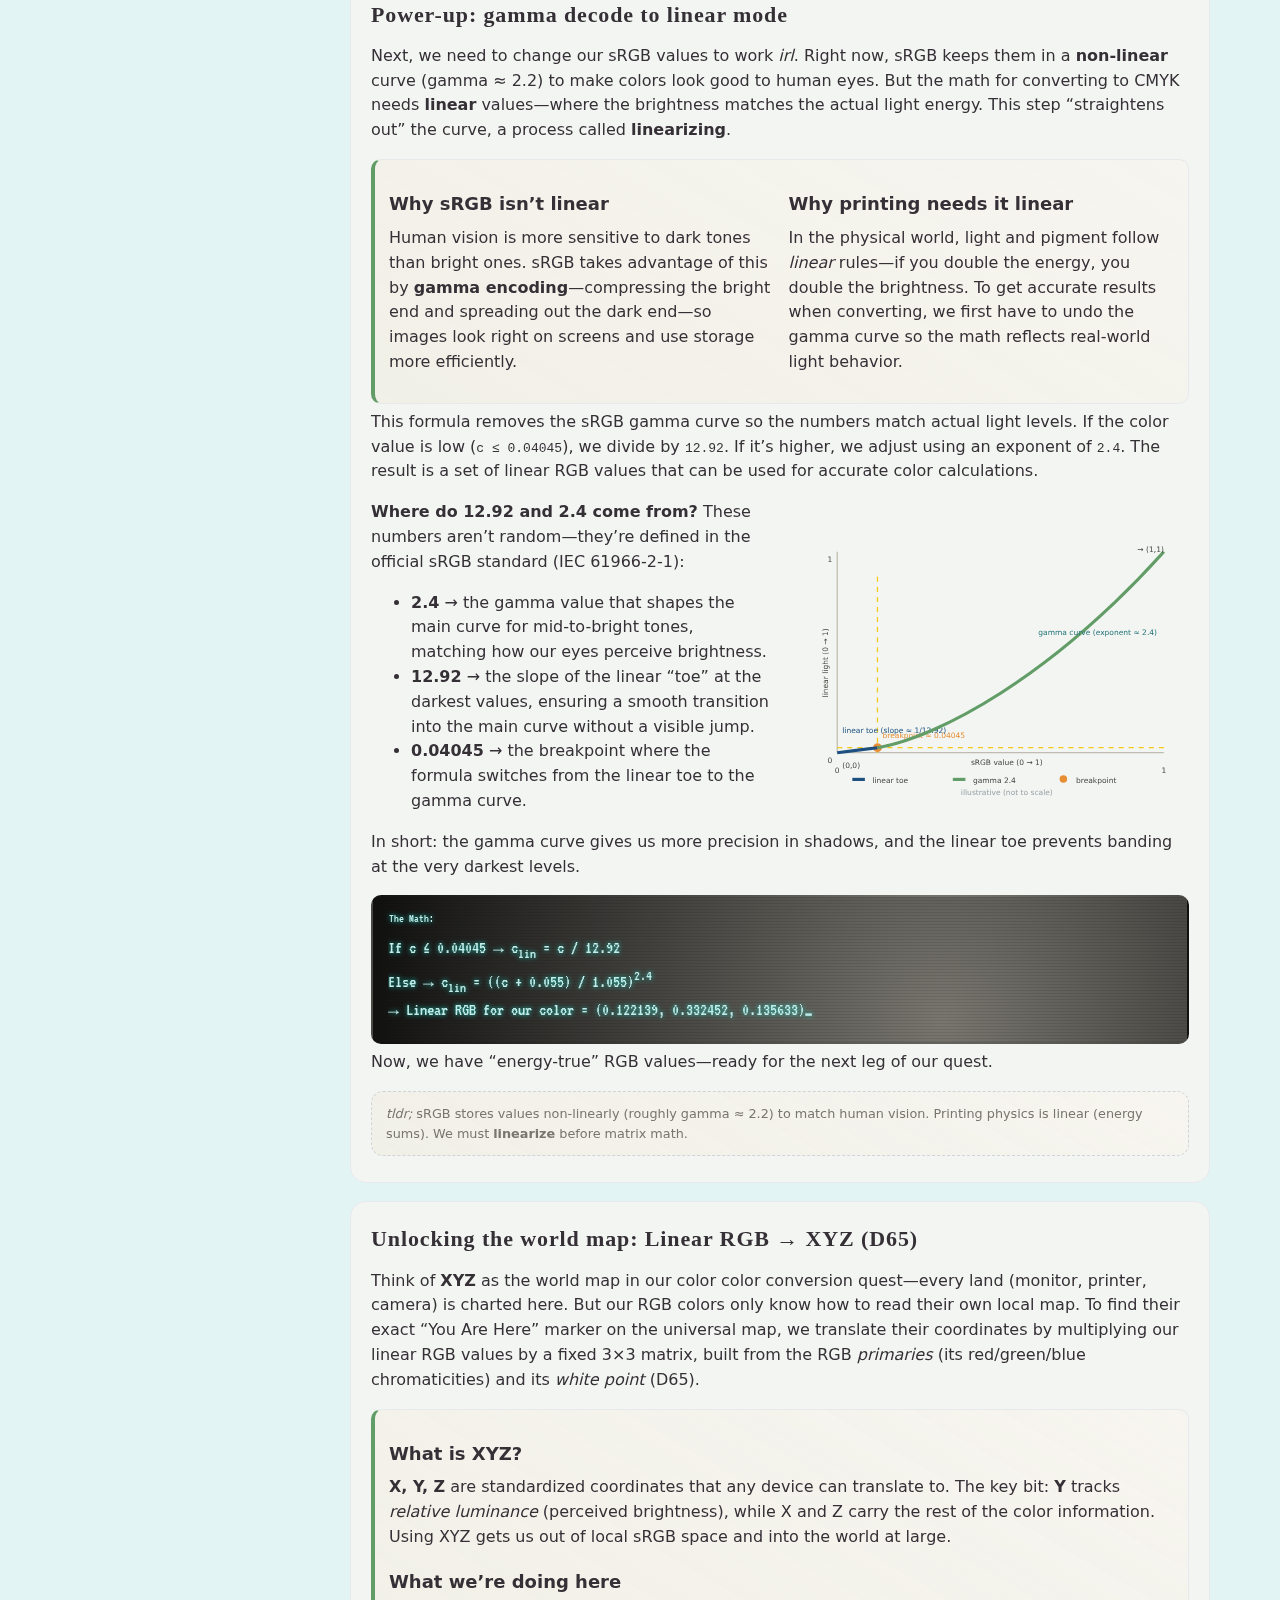
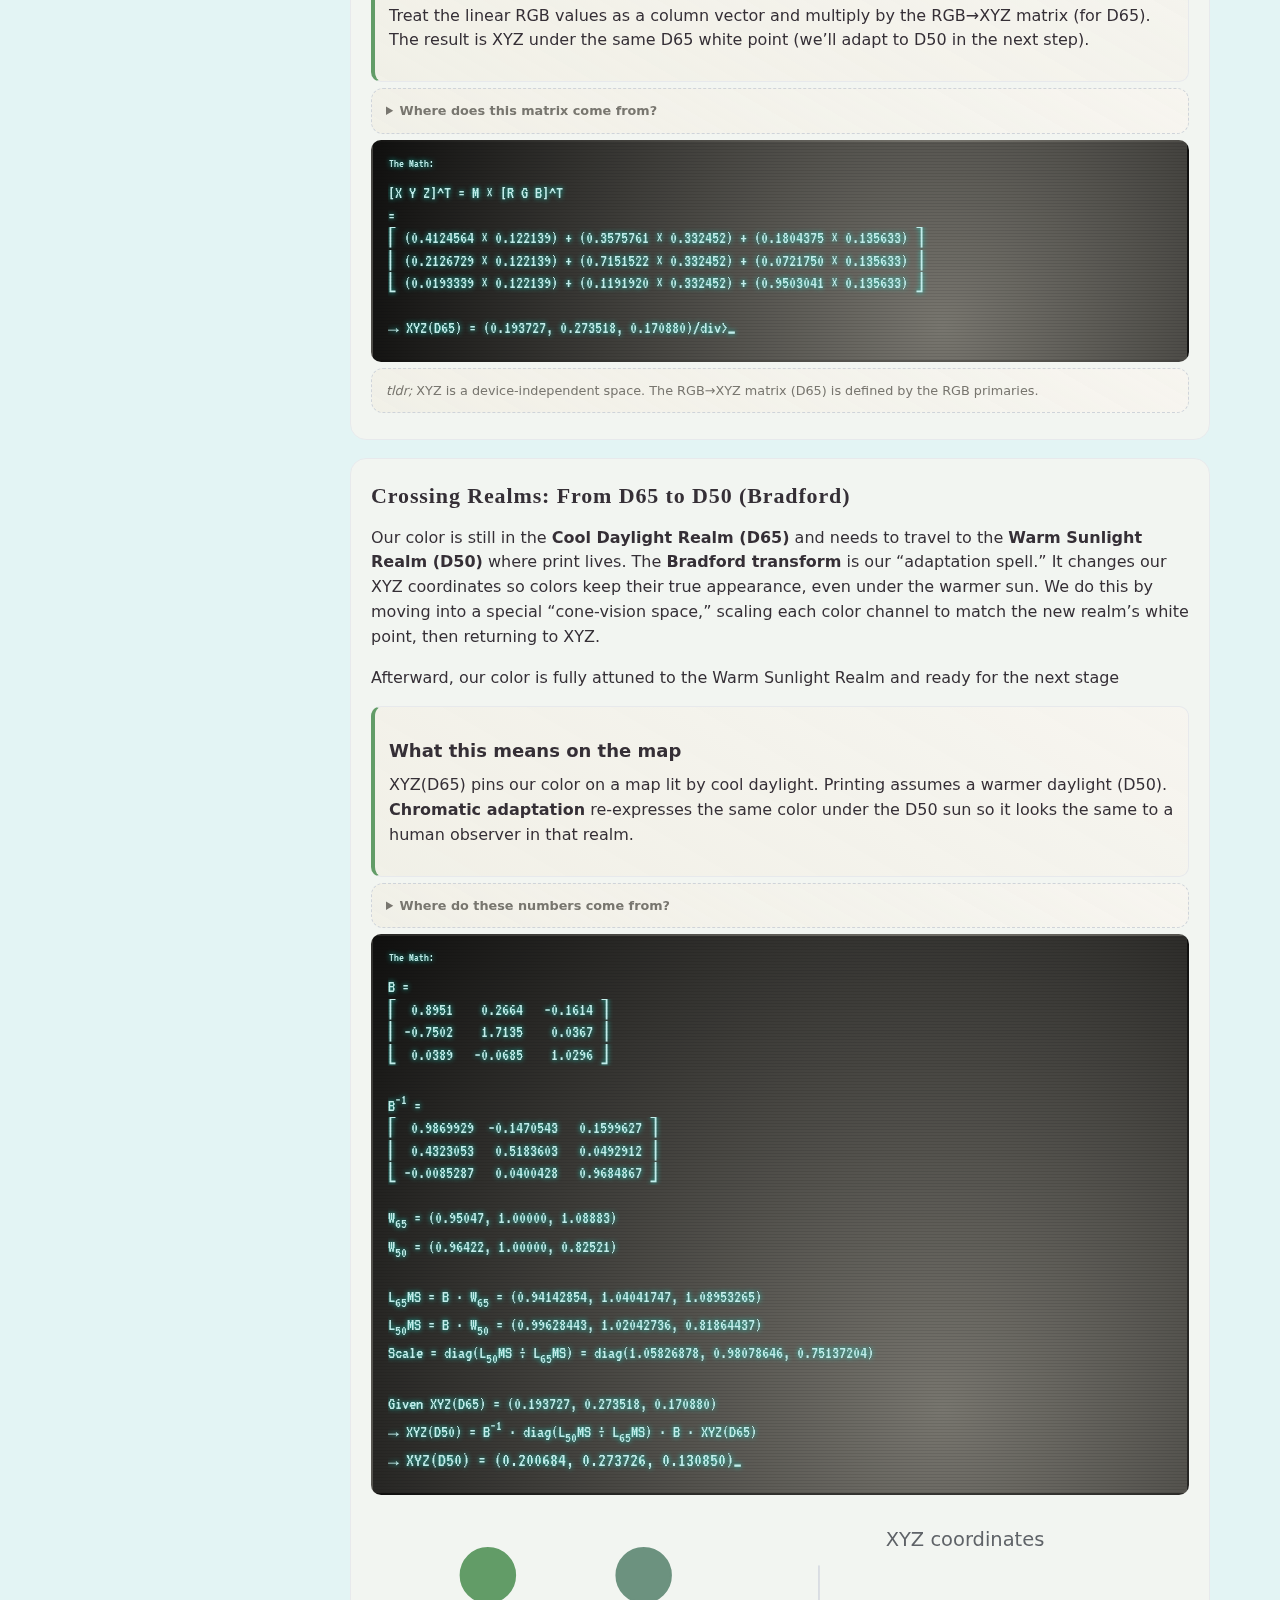
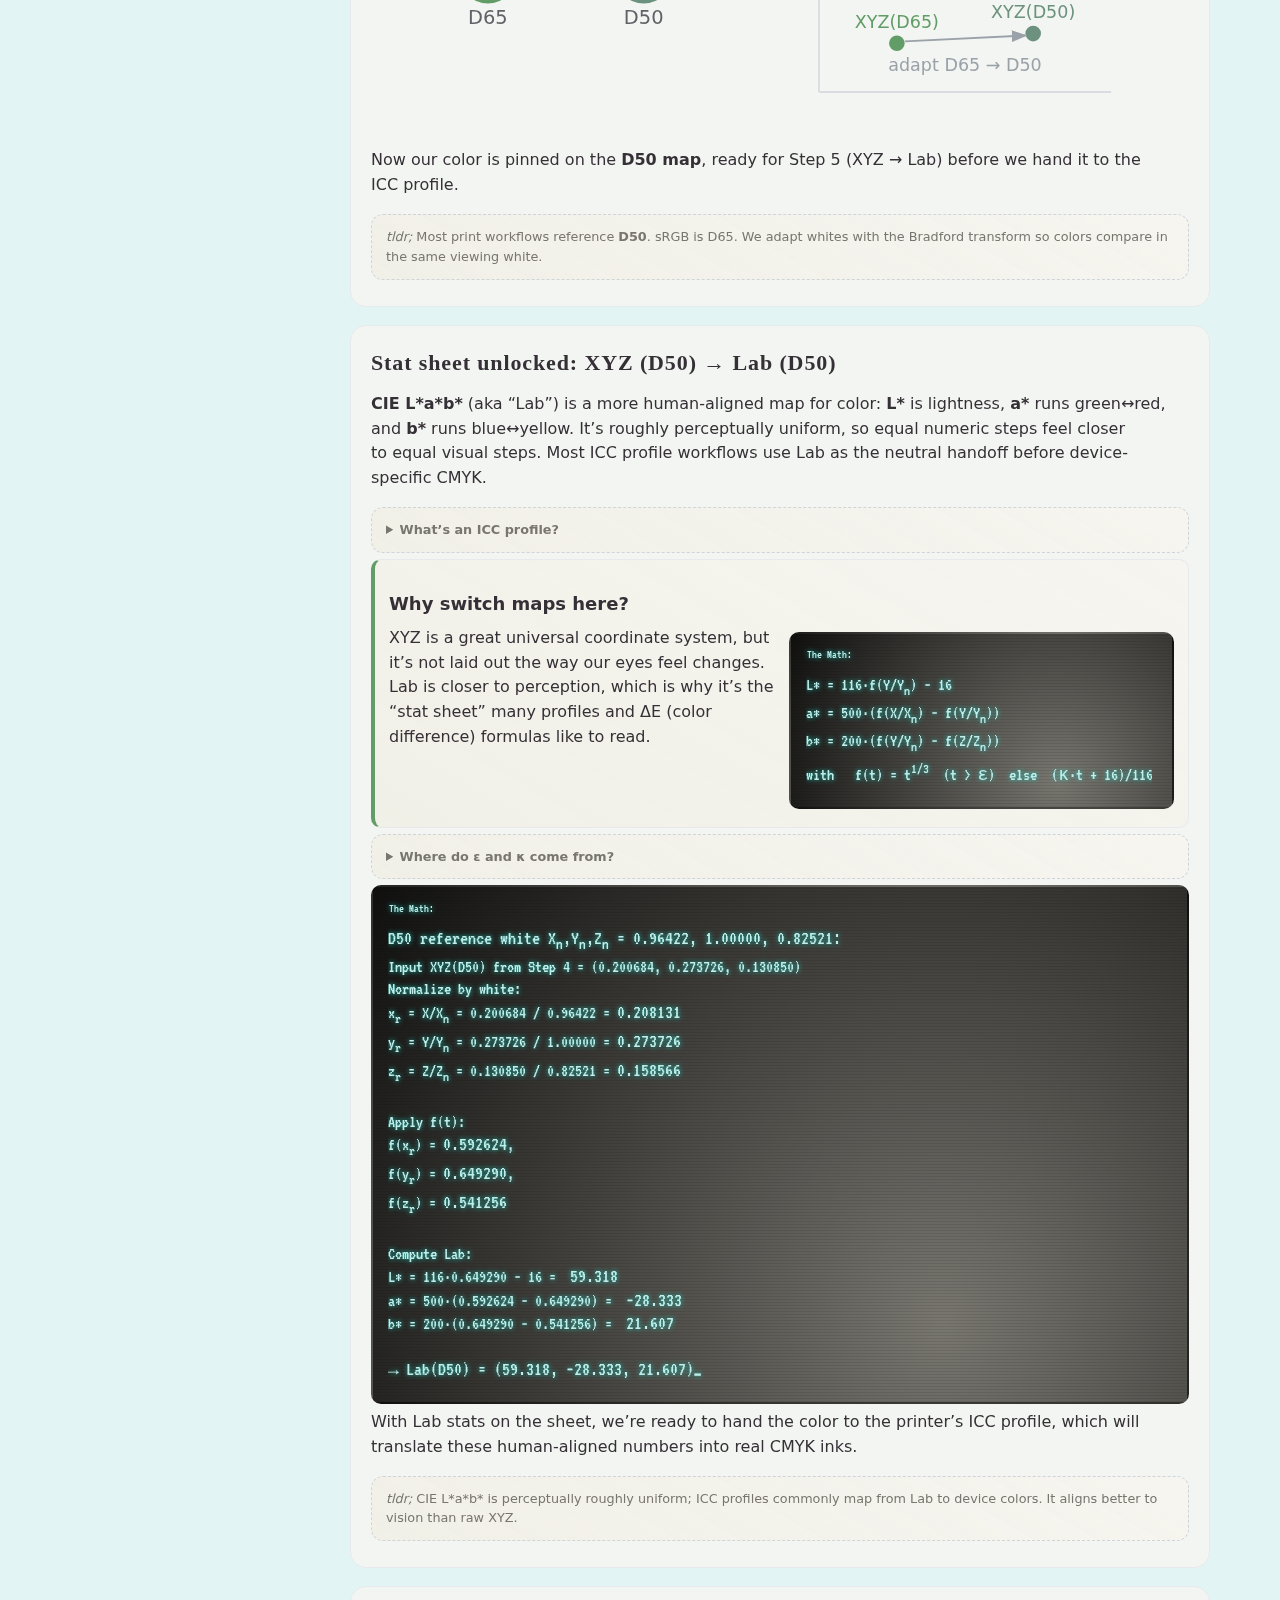
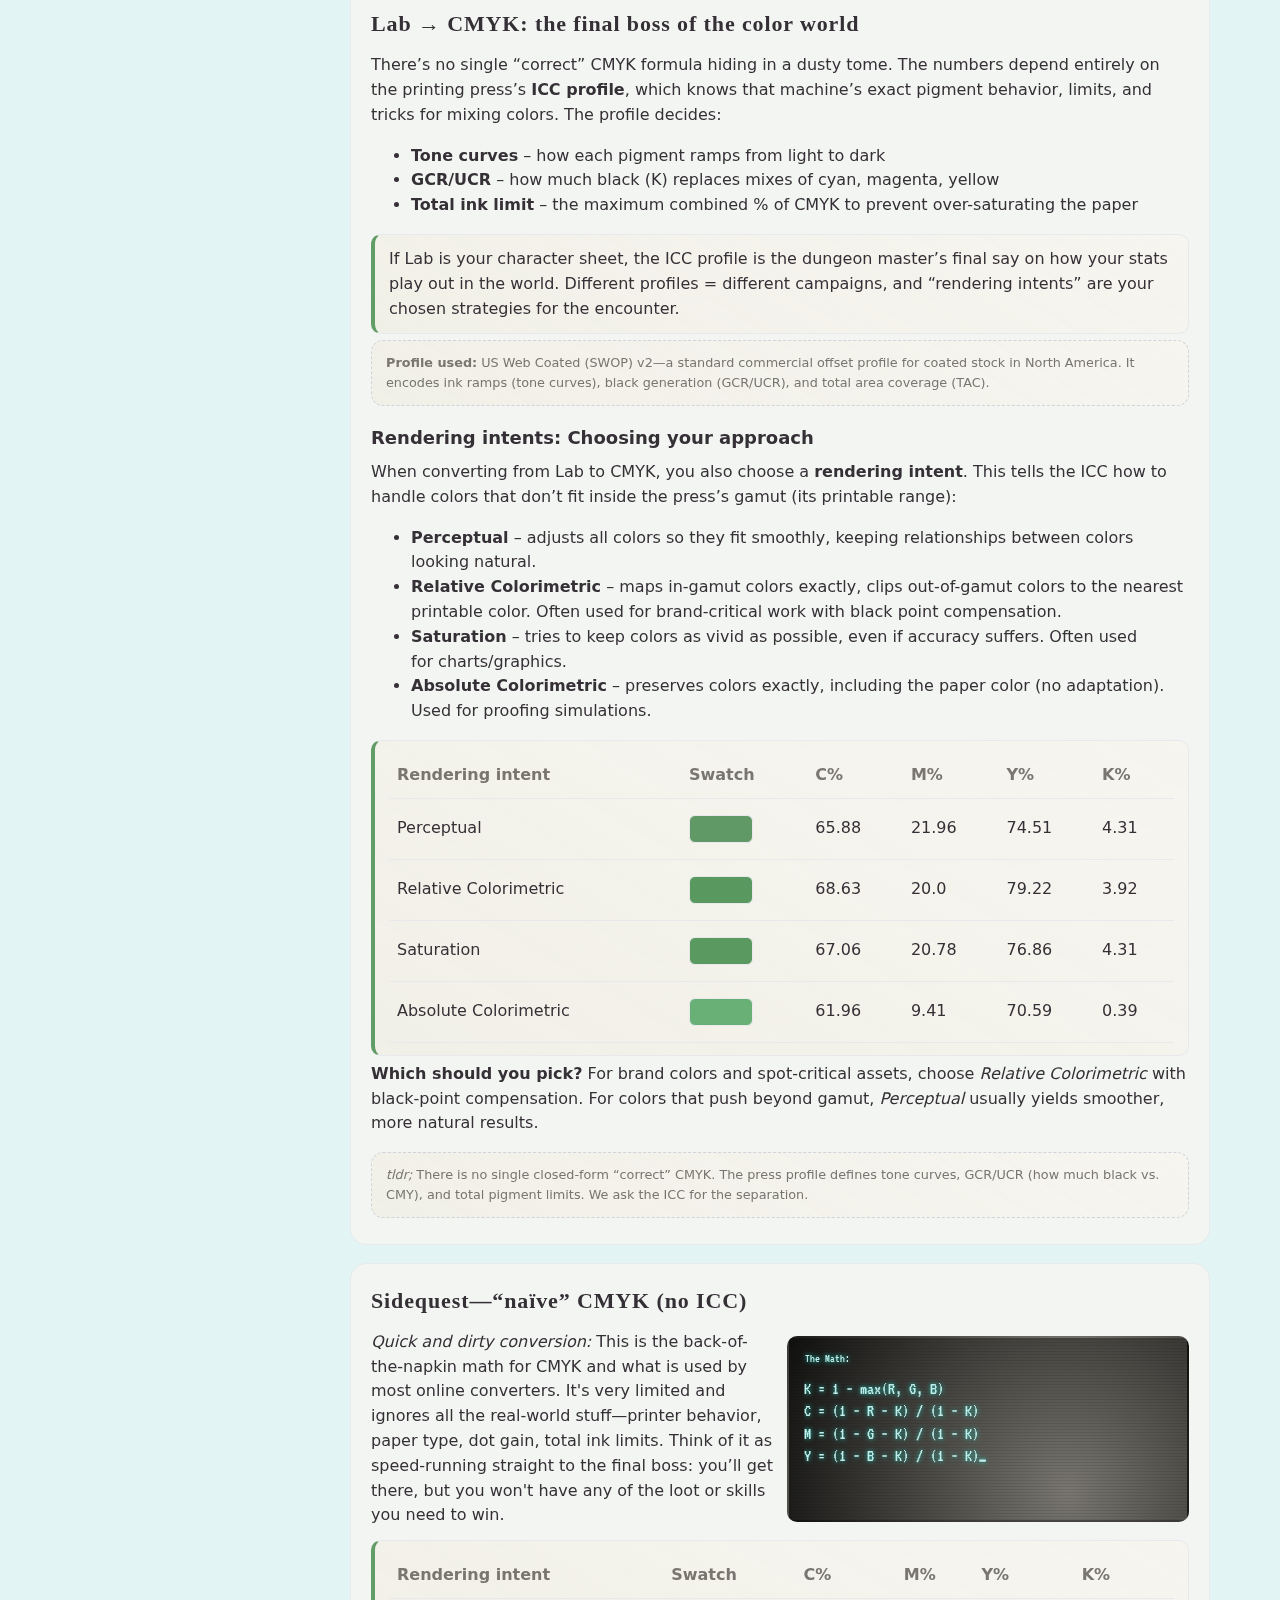
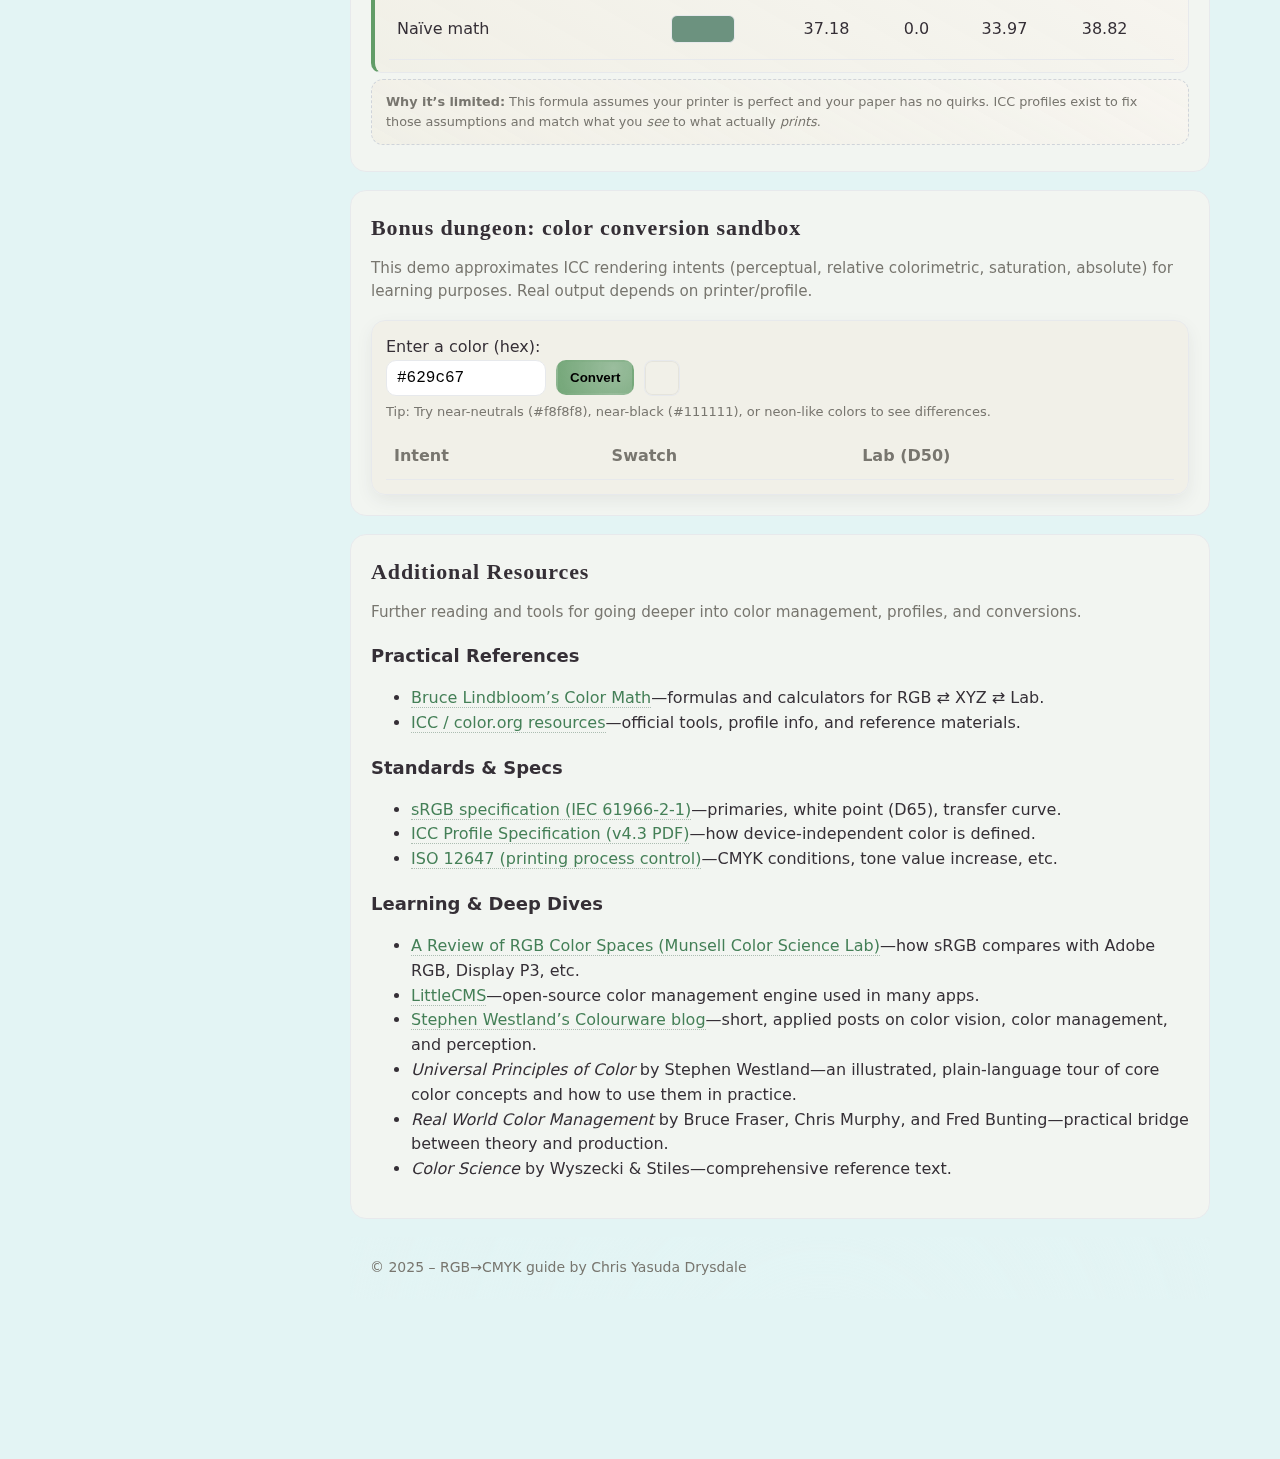
<file: rgb-to-cmyk-guide.html>
<!doctype html>
<html lang="en">

<head>
  <script>
    try {
      const t = localStorage.getItem('theme');
      if (t === 'dark' || t === 'light') document.documentElement.setAttribute('data-theme', t);
    } catch {}
  </script>
  <meta charset="utf-8" />
  <title>From Pixels to Paper: An RGB → CMYK Adventure</title>
  <link rel="apple-touch-icon" sizes="180x180" href="images/apple-touch-icon.png">
  <link rel="icon" type="image/png" sizes="32x32" href="images/favicon-32x32.png">
  <link rel="icon" type="image/png" sizes="16x16" href="images/favicon-16x16.png">
  <link rel="icon" href="images/favicon.ico" type="image/x-icon">
  <link rel="manifest" href="/site.webmanifest">
  <meta name="description" content="Follow your colors from screen to print in a step-by-step guide explaining how RGB to CMYK color conversion works.">
  <meta name="keywords" content="RGB to CMYK, hex to CMYK, sRGB to CMYK, ICC profiles, US Web Coated SWOP v2, FOGRA39, GRACoL, LittleCMS, rendering intents, relative colorimetric, perceptual, CIELAB, XYZ, soft proofing, GCR, UCR, total ink limit, Pantone to CMYK, print production, color management">
  <meta name="guide:category" content="Color Theory" />
  <meta name="guide:updated" content="2025-09-05" />
  <link rel="canonical" href="https://cydrysdale.github.io/now-in-production/rgb-to-cmyk-guide.html">
  <meta name="robots" content="index,follow">
  <meta name="author" content="Chris Yasuda Drydsale">
  <meta name="format-detection" content="telephone=no"/>
  <!-- Open Graph for Facebook, LinkedIn, etc. -->
  <meta property="og:type" content="article">
  <meta property="og:title" content="From Pixels to Paper: An RGB → CMYK Guide">
  <meta property="og:description" content="Follow your colors from screen to print in a step-by-step guide explaining how RGB to CMYK color conversion works.">
  <meta property="og:image" content="https://cydrysdale.github.io/now-in-production/images/rgb-to-cmyk-guide.png" />
  <meta property="og:image:width" content="1200" />
  <meta property="og:image:height" content="630" />
  <meta property="og:url" content="https://cydrysdale.github.io/now-in-production/rgb-to-cmyk-guide.html">
  <meta name="viewport" content="width=device-width, initial-scale=1" />
  <link rel="preconnect" href="https://fonts.googleapis.com">
  <link rel="preconnect" href="https://fonts.gstatic.com" crossorigin>
  <link href="https://fonts.googleapis.com/css2?family=VT323&display=swap" rel="stylesheet">
  <link rel="stylesheet" href="style.css">
  <script src="core.js" defer></script>
  <script src="sandbox.js" defer></script>
  <style>
    :root {
      --bg-light: url('images/pxArt.png');
    }
    :root[data-theme="dark"]{ 
      --bg-dark: url('images/pxArtDark.png')
    }
  </style>
</head>

<body data-bg-light="url('images/pxArt.png')" data-bg-dark="url('images/pxArtDark.png')">
  <a class="skip-link" href="#content">Skip to content</a>
  <header>
    <div class="header-inner">
      <img src="images/apple-touch-icon.png" width="60px" style="display: inline-block; margin-right: 10px;" alt="site logo"/>
      <div id="top" class="title-block">
        <h1>From Pixels to Paper: An RGB → CMYK Adventure</h1>
        <div class="sub">Practical math to satisfy your inner-production designer</div>
      </div>

      <!-- Right-side controls -->
      <div class="header-actions">
      
        <!-- Mobile TOC -->
        <div class="toc-mobile">
          <button id="tocToggle" aria-expanded="false" aria-controls="tocList">☰ Inventory</button>
          <nav id="tocList" class="toc" aria-label="On this page"></nav>
        </div>
      </div>
    </div>
  </header>

  <div class="page">
    <aside class="toc-desktop">
      <nav class="toc" aria-label="On this page"></nav>
    </aside>
    <main>
      <section>
        <h2>Why color isn’t as simple as it looks</h2>
        <p>
          Here’s the thing about color: it’s not absolute. It’s part physics, part biology, and part psychology. That means what we see isn’t always what’s “really there.”
        </p>

        <div class="grid">
          <div>
            <h3>Color is contextual</h3>
            <p>
              The same light mix can look totally different depending on what’s around it. Take <strong>orange vs. brown</strong>—they can be the exact same wavelengths. Give it a dark background or put it next to vivid colors, and it feels orange. With a light background or set against pale tones, and suddenly it’s brown. Context is everything.
            </p>
            <p>
              Try the toggle. Same swatch, or did it swap in a different color?
            </p>
          </div>          
          <div class="toggle-container">
            <!-- Theme toggle -->
              <div class="theme-toggle">
                <input id="themeSwitch" type="checkbox" role="switch" aria-checked="false" aria-label="Toggle dark mode">
                <label for="themeSwitch">
                  <span class="track" aria-hidden="true"></span>
                  <span class="thumb" aria-hidden="true">
                    <span class="icon sun">&#9788;</span>
                    <span class="icon moon">&#9789;</span>
                  </span>
                </label>
              </div>
            
            <div class="swatch2"></div>
            </div>
        </div>
        <h3>Color is subjective</h3>
        <p>
          In 2015, the internet argued nonstop about “<strong>the dress</strong>.” Some people saw white and gold, others swore it was blue and black. Both were right in a way—the photo was ambiguous, and our brains made different guesses about the lighting. It was a viral reminder that color lives in the eye of the beholder.
        </p>
        <div class="grid">
          <div class="image-container">
            <img src="images/thedress.png" width="100%" height="auto" alt="Image of 'the dress'">
          </div>
          <div class="callout">
            <p>
              <em>Why this matters:</em> If color can shift depending on light, surroundings, and even who’s looking, then converting from one system (like screens) to another (like print) is never straightforward. That’s why we need all the steps you’re about to see.<br>
              <br>
              In practice, you don’t usually sit down with a calculator to work through gamma curves and Lab values yourself—your design software and printer drivers handle all of that automatically. What this guide shows is the chain of conversions happening behind the curtain. Understanding it helps you know <em>why</em> colors sometimes look different when you move between screen and print, and what’s really going on when you pick a rendering intent or adjust your export settings.
            </p>
          </div>
        </div>

      </section>

      <section>
        <h2>RGB unplugged: the quest to CMYK</h2>
        <p>
          On your screen, colors live in <strong>sRGB</strong>—they’re made from mixing red, green, and blue light. On paper, colors live in <strong>CMYK</strong>—they’re made from mixing cyan, magenta, yellow, and black pigments. Because light and pigment behave differently, we need to convert them so what you see on screen matches what comes out in print.
        </p>
        <div class="grid">
          <div class="image-container">
            <img src="images/colorspacecomparison.png" alt="color space comparison image">
          </div>
          <div>
            <h3>Worked example color</h3>
            <div class="swatch"></div>
            <p><span class="pill">#629C67</span></p>
            <table>
              <tr>
                <th>Hex</th>
                <td>#629C67</td>
              </tr>
              <tr>
                <th>sRGB 8‑bit</th>
                <td>(98, 156, 103)</td>
              </tr>
              <tr>
                <th>sRGB 0–1</th>
                <td>(0.384314, 0.611765, 0.403922)</td>
              </tr>
            </table>
          </div>
          <div>
            <div class="callout">
              <h3>Why this process?</h3>
              <p>
                Digital colors live in <strong>sRGB</strong> (gamma‑encoded, <strong>D65</strong> white). Press profiles expect <strong>D50</strong> and define pigment behavior via <strong>ICC LUTs</strong> (tone curves, GCR/UCR, total pigment).</br> To get reliable CMYK, we <em>decode gamma → linear</em>, convert to <em>XYZ</em>, adapt <em>D65→D50</em>, go to <em>Lab</em> (perceptual), then apply the press <em>ICC</em>.
              </p>
            </div>
          </div>
          <!--Image Comparison Slider-->
          <div>
            <figure dir="rtl">
              <p class="image-compare" role="img" tabindex="0" aria-label="Interactive comparison of additive RGB and subtractive CMYK color mixing." aria-description="Two overlaid images are revealed by a slider or toggle. The RGB version (additive light) shows red, green, and blue mixing to white at the center on a dark background. The CMYK version (subtractive ink) shows cyan, magenta, and yellow mixing to black at the center on a light background.">
                <span>
                  <img src="images/RGB-color-mix.png" alt="" aria-hidden="true">
                  </span>
                  <img src="images/CMYK-color-mix.png" alt="" aria-hidden="true">
              </p>
            </figure>
          </div>
        </div>
      </section>

      <section>
        <h2>WTF is D50? I thought we were doing color conversion, not playing DnD</h2>
        <p>Don’t worry—no dice rolls required. <strong>D50</strong> and <strong>D65</strong> are just standardized <strong>“types” of daylight</strong> that get used in color work so everyone talks about light the same way. When you look at a color, it's always under some kind of light. That light’s color is called the white point—basically, <em>whatever we decided is pure white here</em>. D50 and D65 are two official daylight white points from the CIE (the group that standardizes color science).</p>
        <div class="grid callout">
          <div>
            <h3>The “D” means daylight</h3>
            <p>The <strong>D-series illuminants</strong> are mathematical models of natural daylight at different times of day and sky conditions.</p>
            <ul>
              <li><strong>D50</strong> → midday light, slightly warm (more yellow/red)</li>
              <li><strong>D65</strong> → midday light, slightly cool (more blue)</li>
            </ul>
          </div>
          <div>
            <h3>The number is the color temperature</h3>
            <p>The “50” in D50 means <strong>5000 K</strong> (Kelvin), the “65” in D65 means <strong>6500 K.</strong>
            </p>
            <ul>
              <li>Lower Kelvin → warmer, yellower light (like late afternoon sun)</li>
              <li>Higher Kelvin → cooler, bluer light (like late morning sky)</li>
            </ul>
          </div>
        </div>
        <h3>Why they matter in print vs. screen</h3>
        <ul>
          <li><strong>Screens</strong> (sRGB, Rec.709, most monitors) are built around D65—a cool daylight white point.</li>
          <li><strong>Printing</strong> (especially in North America and Europe) usually uses D50 for color matching—a warmer daylight white point that matches industry-standard viewing booths for printed proofs.</li>
        </ul>
        <p>This means if you convert a color without adjusting from D65 to D50, the print can look “off” because the definition of “white” shifted. This adjustment step is called <strong>chromatic adaptation</strong>.</p>
      </section>

      <section>
        <h2>8-Bit: not just old-school Nintendo graphics</h2>
        <p>
          The same “8-bit” you’ve heard in gaming also runs your colors—<strong>8-bit</strong> is how computers store each color channel (red, green, and blue) to display on your screen. It’s the reason RGB values range from 0 to 255. Let’s break it down.
        </p>
        <div class="grid callout">
          <div>
            <h3>Bits are tiny data switches</h3>
            <p>
              A <strong>bit</strong> is the smallest piece of computer data—it can be <code>0</code> (off) or <code>1</code> (on). String more bits together, and you can represent bigger numbers:
            </p>
            <ul>
              <li>1 bit → 2 values (0, 1)</li>
              <li>2 bits → 4 values (00, 01, 10, 11)</li>
              <li>8 bits → 256 values (00000000 to 11111111)</li>
            </ul>
          </div>
          <div>
            <h3>Why sRGB stops at 255</h3>
            <p>
              Each sRGB channel in an image file gets <strong>8 bits</strong>. That’s 256 possible values for how bright that color is—from 0 (none) to 255 (OMG, my eyes!). It’s perfect for storing in one byte, which computers love.
            </p>
            <ul>
              <li>Red: 0–255</li>
              <li>Green: 0–255</li>
              <li>Blue: 0–255</li>
            </ul>
          </div>
        </div>
        <h3>How this ties to hex codes</h3>
        <p>
          Web colors like <code>#629C67</code> are just those 0–255 numbers written in <strong>hexadecimal</strong> (base-16). In hex, 0–255 becomes 00–FF. So <code>#629C67</code> is just three hidden numbers: the amounts of <em>red</em>, <em>green</em>, and <em>blue</em> light your screen mixes.
        </p>
        <div class="tip">
          <details>
            <summary>
              <strong>Sidebar: RGB vs. sRGB</strong>
            </summary>
            <p>
              When you see a hex code like &#x1F7E7; <code>#FF8800</code>, it isn’t just “RGB” in the abstract, it’s <strong>sRGB</strong>.
            </p>
            <ul>
              <li>
                <strong>RGB</strong> is a broad idea: any system that mixes red, green, and blue light to describe color. But without a standard, each screen or file could interpret those numbers differently.
              </li>
              <li>
                <strong>sRGB</strong> is that standard. It defines exactly which red, green, and blue primaries to use, what “white” looks like (D65), and how brightness is mapped (the gamma curve). Because it’s consistent, it became the default for the web, most design software, and the majority of monitors.
              </li>
            </ul>
            <p>
              So in this guide, whenever we start from a hex code, we’re really starting from <strong>sRGB</strong> values—which we then convert step by step into linear RGB, XYZ, Lab, and finally CMYK.
            </p>
            <strong>Fun fact:</strong> 8-bit per channel RGB = 24-bit color (8+8+8), giving you 16,777,216 possible colors.
          </details>
        </div>
        <p>
          Next, we normalize the sRGB values so that they fall within a range of 0 to 1 by dividing each value by 255 (the maximum possible sRGB value). This step is necessary for the math to work correctly.
        </p>
      </section>

      <section>
        <h2>Decoding the Hex and Normalizing for Math</h2>
        <p>
          <strong>First, let’s decode the hex.</strong><br> Our hex color is written in <strong>base-16</strong> (hexadecimal), which uses 16 symbols: <br>
          <code>0 1 2 3 4 5 6 7 8 9 A B C D E F</code>.<br>
          <strong>A</strong> means <strong>10</strong>, <strong>B</strong> means <strong>11</strong>, and so on, up to <strong>F</strong> which means <strong>15</strong>.
        </p>
        <p>When we see a hex code like <code>#629C67</code>, we break it into three pairs:</p>
        <ul>
          <li><strong>62</strong> (hex) → <strong>98</strong> (base-10) = <strong>Red</strong></li>
          <li><strong>9C</strong> (hex) → <strong>156</strong> (base-10) = <strong>Green</strong></li>
          <li><strong>67</strong> (hex) → <strong>103</strong> (base-10) = <strong>Blue</strong></li>
        </ul>
        <p>
          <strong>Base-10</strong>, by the way, is the everyday number system we use, built on 10 symbols (0–9) where each place is worth a power of 10.
        </p>
        <hr>
        <p>
          <strong>Now we normalize.</strong><br> sRGB values in base-10 go from 0 to 255, but working with “out of 255” numbers is clunky for math.<br> So we <strong>normalize</strong>—divide each value by 255 to scale them to a range of 0 to 1:
        </p>
        <div class="code code-table-wrap" data-label="The Math:">
          <div class="code-type animate">
          <strong>Example: #629C67</strong>
          <table>
            <thead>
              <tr>
                <th>Channel</th>
                <th>Hex (Base-16)</th>
                <th>Decimal (Base-10)</th>
                <th>Normalized (÷ 255)</th>
              </tr>
            </thead>
            <tbody>
              <tr>
                <td>Red</td>
                <td>62</td>
                <td>98</td>
                <td>0.3843</td>
              </tr>
              <tr>
                <td>Green</td>
                <td>9C</td>
                <td>156</td>
                <td>0.6118</td>
              </tr>
              <tr>
                <td>Blue</td>
                <td>67</td>
                <td>103</td>
                <td>0.4039<span class="cursor animate">_</span></td>
              </tr>
            </tbody>
          </table>
          </div>
        </div>
        <p>
          Once we have 0–1 values, we can do the color conversions with cleaner math and percentages that make sense.
        </p>
        <div class="tip"><em>tldr;</em> Hex is base-16 (8‑bit sRGB per channel). So we first convert to base-10 and then normalize to 0–1 to do math.</div>
      </section>

      <section>
        <h2>Power-up: gamma decode to linear mode</h2>
        <p>
          Next, we need to change our sRGB values to work <em>irl</em>. Right now, sRGB keeps them in a <strong>non-linear</strong> curve (gamma ≈ 2.2) to make colors look good to human eyes. But the math for converting to CMYK needs <strong>linear</strong> values—where the brightness matches the actual light energy. This step “straightens out” the curve, a process called <strong>linearizing</strong>.
        </p>
        <div class="grid callout">
          <div>
            <h3>Why sRGB isn’t linear</h3>
            <p>
              Human vision is more sensitive to dark tones than bright ones. sRGB takes advantage of this by <strong>gamma encoding</strong>—compressing the bright end and spreading out the dark end—so images look right on screens and use storage more efficiently.
            </p>
          </div>
          <div>
            <h3>Why printing needs it linear</h3>
            <p>
              In the physical world, light and pigment follow <em>linear</em> rules—if you double the energy, you double the brightness. To get accurate results when converting, we first have to undo the gamma curve so the math reflects real-world light behavior.
            </p>
          </div>
        </div>
        <p>
          This formula removes the sRGB gamma curve so the numbers match actual light levels. If the color value is low (<code>c ≤ 0.04045</code>), we divide by <code>12.92</code>. If it’s higher, we adjust using an exponent of <code>2.4</code>. The result is a set of linear RGB values that can be used for accurate color calculations.
        </p>
        <div class="grid">
          <div>
            <strong>Where do 12.92 and 2.4 come from?</strong> These numbers aren’t random—they’re defined in the official sRGB standard (IEC 61966-2-1):
            <ul>
              <li>
                <strong>2.4</strong> → the gamma value that shapes the main curve for mid-to-bright tones, matching how our eyes perceive brightness.
              </li>
              <li>
                <strong>12.92</strong> → the slope of the linear “toe” at the darkest values, ensuring a smooth transition into the main curve without a visible jump.
              </li>
              <li>
                <strong>0.04045</strong> → the breakpoint where the formula switches from the linear toe to the gamma curve.
              </li>
            </ul>
          </div>
          <!-- Inline SVG: sRGB decode curve (illustrative, not to scale) -->
          <div>
            <svg viewBox="0 0 320 220" width="100%" height="auto" role="img"
              aria-label="sRGB gamma decode curve with linear toe and breakpoint">
              <desc>Illustrative sRGB gamma-decode curve showing a linear toe up to the breakpoint at 0.04045 and a gamma 2.4 curve afterward. Axes: x = sRGB value (0–1), y = linear light (0–1).</desc>
              <!-- Background -->
              <rect x="0" y="0" width="320" height="220" fill="#f8f5ef00" rx="8" ry="8" />
              <!-- Axes -->
              <g stroke="#c0bcb2" stroke-width="1">
                <line x1="40" y1="180" x2="300" y2="180" /> <!-- x-axis -->
                <line x1="40" y1="180" x2="40" y2="20" /> <!-- y-axis -->
              </g>
              <!-- Axis labels -->
              <g fill="#484643" font-size="6">
                <text x="175" y="190" text-anchor="middle">sRGB value (0 → 1)</text>
                <text x="-100" y="45" transform="rotate(-90 12,24)">linear light (0 → 1)</text>
                <text x="36" y="188" text-anchor="end">0</text>
                <text x="36" y="28" text-anchor="end">1</text>
                <text x="300" y="196" text-anchor="middle">1</text>
                <text x="40" y="196" text-anchor="middle">0</text>
              </g>
              <!-- Breakpoint marker at c=0.04045, clin≈0.00313 (illustrative placement) -->
              <g>
                <!-- Vertical guide -->
                <line x1="72" y1="180" x2="72" y2="40" stroke="#f5c914" stroke-dasharray="4 4" />
                <!-- Horizontal guide -->
                <line x1="40" y1="176" x2="300" y2="176" stroke="#f5c914" stroke-dasharray="4 4" />
                <!-- Point -->
                <circle cx="72" cy="176" r="3.5" fill="#e88f36" />
                <text x="76" y="168" font-size="6" fill="#e88f36">breakpoint ≈ 0.04045</text>
              </g>
              <!-- Linear toe (slope ≈ 1/12.92) -->
              <g>
                <line x1="40" y1="180" x2="72" y2="176" stroke="#1d5080" stroke-width="2.5" />
                <text x="44" y="164" font-size="6" fill="#1d5080">linear toe (slope ≈ 1/12.92)</text>
              </g>
              <!-- Gamma curve (≈2.4) from breakpoint to 1,1 (illustrative Bézier) -->
              <path d="M72,176 C 120,168 210,120 300,20" fill="none" stroke="#629c67" stroke-width="2.5" />
              <text x="200" y="86" font-size="6" fill="#267479">gamma curve (exponent ≈ 2.4)</text>
              <!-- Corner labels -->
              <text x="300" y="20" font-size="6" fill="#484643" text-anchor="end">→ (1,1)</text>
              <text x="44" y="192" font-size="6" fill="#484643">(0,0)</text>
              <!-- Legend -->
              <g font-size="6">
                <rect x="52" y="200" width="10" height="2.5" fill="#1d5080" /><text x="68" y="204" fill="#484643">linear toe</text>
                <rect x="132" y="200" width="10" height="2.5" fill="#629c67" /><text x="148" y="204"
                  fill="#484643">gamma 2.4</text>
                <circle cx="220" cy="201" r="3" fill="#e88f36" /><text x="230" y="204" fill="#484643">breakpoint</text>
              </g>
              <!-- Note -->
              <text x="175" y="214" font-size="6" fill="#9aa1a9" text-anchor="middle">illustrative (not to scale)</text>
            </svg>
          </div>
        </div>
        <p>
          In short: the gamma curve gives us more precision in shadows, and the linear toe prevents banding at the very darkest levels.
        </p>
        <div class="code" data-label="The Math:">
            <div class="code-type animate">If <code>c</code> ≤ 0.04045 → <code>c<sub>lin</sub> = c / 12.92</code></div>
            <div class="code-type animate">Else → <code>c<sub>lin</sub> = ((c + 0.055) / 1.055)<sup>2.4</sup></code></div>
            <div class="code-type animate">→ Linear RGB for our color = (0.122139, 0.332452, 0.135633)<span class="cursor animate">_</span></div>
          
        </div>

        <p>Now, we have “energy-true” RGB values—ready for the next leg of our quest.</p>
        <div class="tip">
          <em>tldr;</em> sRGB stores values non‑linearly (roughly gamma ≈ 2.2) to match human vision. Printing physics is linear (energy sums). We must <strong>linearize</strong> before matrix math.
        </div>
      </section>

      <section>
        <h2>Unlocking the world map: Linear RGB → XYZ (D65)</h2>
        <p>
          Think of <strong>XYZ</strong> as the world map in our color color conversion quest—every land (monitor, printer, camera) is charted here. But our RGB colors only know how to read their own local map. To find their exact “You Are Here” marker on the universal map, we translate their coordinates by multiplying our linear RGB values by a fixed 3×3 matrix, built from the RGB <em>primaries</em> (its red/green/blue chromaticities) and its <em>white point</em> (D65).
        </p>
        <div class="callout">
          <div>
            <h3>What is XYZ?</h3>
            <p>
              <strong>X, Y, Z</strong> are standardized coordinates that any device can translate to. The key bit: <strong>Y</strong> tracks <em>relative luminance</em> (perceived brightness), while X and Z carry the rest of the color information. Using XYZ gets us out of local sRGB space and into the world at large.
            </p>
          </div>
          <div>
            <h3>What we’re doing here</h3>
            <p>
              Treat the linear RGB values as a column vector and multiply by the RGB→XYZ matrix (for D65). The result is XYZ under the same D65 white point (we’ll adapt to D50 in the next step).
            </p>
          </div>
        </div>
        <div class="tip">
          <details>
            <summary><strong>Where does this matrix come from?</strong></summary>
            <div class="grid">
              <div>
                It’s derived from the official RGB <em>primaries</em> (their CIE x,y chromaticities) and the <strong>D65</strong> white point. The matrix is solved so that the RGB primaries map to the correct XYZ locations and a neutral gray (R=G=B) maps to the D65 white. <strong>Y</strong> is relative luminance, so in your result <code>Y = 0.273518</code> represents the color’s brightness on a 0–1 scale.
              </div>
              <div>
                <strong>Standard RGB→XYZ (D65) matrix</strong>
                <div style="margin-top:8px;">
                  <code>
          M = ⎡ 0.4124564&nbsp;&nbsp;0.3575761&nbsp;&nbsp;0.1804375 ⎤<br>
          &nbsp;&nbsp;&nbsp;&nbsp;⎢ 0.2126729&nbsp;&nbsp;0.7151522&nbsp;&nbsp;0.0721750 ⎥<br>
          &nbsp;&nbsp;&nbsp;&nbsp;⎣ 0.0193339&nbsp;&nbsp;0.1191920&nbsp;&nbsp;0.9503041 ⎦
        </code>
                  <p style="margin:6px 0 0; color: var(--muted); font-size: 0.8em;">
                    Notice how the middle row (Y) weights green most heavily (≈0.715)—that reflects human sensitivity to green in luminance.
                  </p>
                </div>
              </div>
            </div>
        </div>
        <div class="code" data-label="The Math:">
          <div class="code-type animate">[X Y Z]^T = M × [R G B]^T<br></div>
          <div class="code-type animate">=<br></div>
          <div class="code-type animate">⎡ (0.4124564 × 0.122139) + (0.3575761 × 0.332452) + (0.1804375 × 0.135633) ⎤<br></div>
          <div class="code-type animate">⎢ (0.2126729 × 0.122139) + (0.7151522 × 0.332452) + (0.0721750 × 0.135633) ⎥<br></div>
          <div class="code-type animate">⎣ (0.0193339 × 0.122139) + (0.1191920 × 0.332452) + (0.9503041 × 0.135633) ⎦<br><br></div>

          <!-- Step 4: Final result -->
          <div class="code-type animate">→ XYZ(D65) = (0.193727, 0.273518, 0.170880)/div><span class="cursor animate">_</span>
          </div>
        </div>
        <div class="tip">
          <em>tldr;</em> XYZ is a device‑independent space. The RGB→XYZ matrix (D65) is defined by the RGB primaries.
        </div>
      </section>

      <section>
        <h2>Crossing Realms: From D65 to D50 (Bradford)</h2>
        <p>
          Our color is still in the <strong>Cool Daylight Realm (D65)</strong> and needs to travel to the <strong>Warm Sunlight Realm (D50)</strong> where print lives. The <strong>Bradford transform</strong> is our “adaptation spell.” It changes our XYZ coordinates so colors keep their true appearance, even under the warmer sun. We do this by moving into a special “cone-vision space,” scaling each color channel to match the new realm’s white point, then returning to XYZ.
        </p>
        <p>
          Afterward, our color is fully attuned to the Warm Sunlight Realm and ready for the next stage
        </p>
        <div class="callout">
          <h3>What this means on the map</h3>
          <p>
            XYZ(D65) pins our color on a map lit by cool daylight. Printing assumes a warmer daylight (D50). <strong>Chromatic adaptation</strong> re-expresses the same color under the D50 sun so it looks the same to a human observer in that realm.
          </p>
        </div>
        <div class="tip">
          <details>
            <summary><strong>Where do these numbers come from?</strong></summary>
            <ul>
              <li>
                <strong>B</strong> and <strong>B<sup>−1</sup></strong> are the standard <em>Bradford</em> cone-response matrices.
              </li>
              <li>
                <strong>W<sub>65</sub></strong> and <strong>W<sub>50</sub></strong> are the CIE D65/D50 white points (Y normalized to 1).
              </li>
              <li>
                The scale factors (1.0583, 0.9808, 0.7514) are per-channel ratios of cone responses under D50 vs. D65.
              </li>
            </ul>
            <p>
              In short: we convert to a cone-response space, scale to the target realm’s white, then convert back to XYZ.
            </p>
          </details>
        </div>
        <div class="code" data-label="The Math:">
          <!-- Bradford cone-response matrix -->
          <div class="code-type animate">B =</div>
          <div class="code-type animate">⎡ &nbsp;0.8951&nbsp;&nbsp;&nbsp; 0.2664&nbsp;&nbsp; −0.1614 ⎤</div>
          <div class="code-type animate">⎢ −0.7502&nbsp;&nbsp;&nbsp; 1.7135&nbsp;&nbsp;&nbsp; 0.0367 ⎥</div>
          <div class="code-type animate">⎣ &nbsp;0.0389&nbsp;&nbsp; −0.0685&nbsp;&nbsp;&nbsp; 1.0296 ⎦</div><br>
          <div class="code-type animate">B<sup>−1</sup> =</div>
          <div class="code-type animate">⎡ &nbsp;0.9869929&nbsp; −0.1470543&nbsp;&nbsp; 0.1599627 ⎤</div>
          <div class="code-type animate">⎢ &nbsp;0.4323053&nbsp;&nbsp; 0.5183603&nbsp;&nbsp; 0.0492912 ⎥</div>
          <div class="code-type animate">⎣ −0.0085287&nbsp;&nbsp; 0.0400428&nbsp;&nbsp; 0.9684867 ⎦</div><br>
          <!-- Source/target white points (Y normalized to 1) -->
          <div class="code-type animate">W<sub>65</sub> = (0.95047, 1.00000, 1.08883)</div>
          <div class="code-type animate">W<sub>50</sub> = (0.96422, 1.00000, 0.82521)</div><br>
          <!-- Cone responses and per-channel scale -->
          <div class="code-type animate">L<sub>65</sub>MS = B · W<sub>65</sub> = (0.94142854, 1.04041747, 1.08953265)</div>
          <div class="code-type animate">L<sub>50</sub>MS = B · W<sub>50</sub> = (0.99628443, 1.02042736, 0.81864437)</div>
          <div class="code-type animate">Scale = diag(L<sub>50</sub>MS ÷ L<sub>65</sub>MS) = diag(1.05826878, 0.98078646, 0.75137204)</div><br>
          <!-- Apply Bradford: X'Y'Z' = B^{-1} · Scale · B · XYZ -->
          <div class="code-type animate">Given XYZ(D65) = (0.193727, 0.273518, 0.170880)</div>
          <div class="code-type animate">→ XYZ(D50) = B<sup>−1</sup> · diag(L<sub>50</sub>MS ÷ L<sub>65</sub>MS) · B · XYZ(D65)</div>
          <div class="code-type animate">→ <strong>XYZ(D50) = (0.200684, 0.273726, 0.130850)</strong><span class="cursor animate">_</span></div>
        </div>
        <!-- Mini diagram: realm/white shift -->
        <div style="margin-top:12px;">
          <svg viewBox="0 0 420 120" width="100%" height="auto" role="img"
            aria-label="Chromatic adaptation illustration D65 to D50">
            <desc>Two realms (D65 cool, D50 warm). A color point adapts from XYZ(D65) to XYZ(D50) to keep appearance under the new white.</desc>
            <!-- Realms -->
            <g font-size="10" fill="#5f6368">
              <circle cx="60" cy="35" r="14" fill="#629c67" stroke="#629c67" />
              <text x="60" y="60" text-anchor="middle">D65</text>
              <circle cx="140" cy="35" r="14" fill="#6c927f" stroke="#6c927f" />
              <text x="140" y="60" text-anchor="middle">D50</text>
            </g>
            <!-- Axis box -->
            <rect x="210" y="10" width="190" height="100" fill="#f8f5ef00" />
            <text x="305" y="20" font-size="10" fill="#5f6368" text-anchor="middle">XYZ coordinates</text>
            <!-- Axes -->
            <line x1="230" y1="95" x2="380" y2="95" stroke="#d9dde3" />
            <line x1="230" y1="95" x2="230" y2="30" stroke="#d9dde3" />
            <!-- Points -->
            <circle cx="270" cy="70" r="4" fill="#629c67" />
            <text x="270" y="62" font-size="9" fill="#629c67" text-anchor="middle">XYZ(D65)</text>
            <circle cx="340" cy="65" r="4" fill="#6c927f" />
            <text x="340" y="57" font-size="9" fill="#6c927f" text-anchor="middle">XYZ(D50)</text>
            <!-- Arrow -->
            <defs>
              <marker id="arr" markerWidth="8" markerHeight="6" refX="7" refY="3" orient="auto">
                <path d="M0,0 L8,3 L0,6 Z" fill="#9aa1a9" />
              </marker>
            </defs>
            <line x1="274" y1="69" x2="336" y2="66" stroke="#9aa1a9" marker-end="url(#arr)" />
            <text x="305" y="84" font-size="9" fill="#9aa1a9" text-anchor="middle">adapt D65 → D50</text>
          </svg>
        </div>
        <p>
          Now our color is pinned on the <strong>D50 map</strong>, ready for Step 5 (XYZ → Lab) before we hand it to the ICC profile.
        </p>
        <div class="tip">
          <em>tldr;</em> Most print workflows reference <strong>D50</strong>. sRGB is D65. We adapt whites with the Bradford transform so colors compare in the same viewing white.
        </div>
      </section>

      <section>
        <h2>Stat sheet unlocked: XYZ (D50) → Lab (D50)</h2>
        <p>
          <strong>CIE L*a*b*</strong> (aka “Lab”) is a more human-aligned map for color: <strong>L*</strong> is lightness, <strong>a*</strong> runs green↔red, and <strong>b*</strong> runs blue↔yellow. It’s roughly perceptually uniform, so equal numeric steps feel closer to equal visual steps. Most ICC profile workflows use Lab as the neutral handoff before device-specific CMYK.
        </p>
        <div class="tip">
          <details>
            <summary><strong>What’s an ICC profile?</strong></summary>
            <p>
              An ICC profile is like a translation guide for color. It tells software how a specific device—monitor, printer, camera—handles color, so the same “recipe” looks consistent everywhere. Profiles are created by measuring a device’s color behavior, then mapping it to a common standard (like XYZ or Lab) so colors can be converted accurately between devices.
            </p>
          </details>
        </div>
        <div class="callout">
          <h3>Why switch maps here?</h3>
          <div class="grid">
            <div>
              XYZ is a great universal coordinate system, but it’s not laid out the way our eyes feel changes. Lab is closer to perception, which is why it’s the “stat sheet” many profiles and ΔE (color difference) formulas like to read.
            </div>
            <div class="code" data-label="The Math:">
              <div class="code-type animate">L* = 116·f(Y/Y<sub>n</sub>) − 16</div>
              <div class="code-type animate">a* = 500·(f(X/X<sub>n</sub>) − f(Y/Y<sub>n</sub>))</div>
              <div class="code-type animate">b* = 200·(f(Y/Y<sub>n</sub>) − f(Z/Z<sub>n</sub>))</div>
              <div class="code-type animate">with &nbsp; f(t) = t<sup>1/3</sup> &nbsp;(t &gt; ε)&nbsp; else &nbsp;(κ·t + 16)/116<span class="cursor animate">_</span></div>
            </div>
          </div>
        </div>
        <div class="tip">
          <details>
            <summary><strong>Where do ε and κ come from?</strong></summary>
            <ul>
              <li>
                <strong>ε</strong> = 216/24389 ≈ <code>0.008856</code> and <strong>κ</strong> = 24389/27 ≈ <code>903.296</code> are the CIE constants that define the “toe” where we switch from linear to cube-root behavior in <code>f(t)</code>.
              </li>
              <li>
                They’re chosen so the curve is smooth and matches visual experiments around near-black behavior.
              </li>
              <li>
                We use the D50 reference white (X<sub>n</sub>,Y<sub>n</sub>,Z<sub>n</sub>) because we already adapted to D50 using the Bradford transform.
              </li>
            </ul>
            <p>
              In short: Lab uses a cube-root curve (with a small linear segment near black) to better match how brightness and color differences feel to human observers.
            </p>
          </details>
        </div>
        <div class="code" data-label="The Math:">
          <div class="code-type animate"><strong>D50 reference white X<sub>n</sub>,Y<sub>n</sub>,Z<sub>n</sub> = 0.96422, 1.00000, 0.82521:</strong></div>
          <div class="code-type animate"> Input XYZ(D50) from Step 4 = (0.200684, 0.273726, 0.130850)<br></div>
          <div class="code-type animate">Normalize by white:</div>
          <div class="code-type animate">x<sub>r</sub> = X/X<sub>n</sub> = 0.200684 / 0.96422 = <strong>0.208131</strong></div>
          <div class="code-type animate">y<sub>r</sub> = Y/Y<sub>n</sub> = 0.273726 / 1.00000 = <strong>0.273726</strong></div>
          <div class="code-type animate">z<sub>r</sub> = Z/Z<sub>n</sub> = 0.130850 / 0.82521 = <strong>0.158566</strong></div><br>
          <div class="code-type animate">Apply f(t):</div>
          <div class="code-type animate">f(x<sub>r</sub>) = <strong>0.592624</strong>,</div>
          <div class="code-type animate">f(y<sub>r</sub>) = <strong>0.649290</strong>,</div>
          <div class="code-type animate">f(z<sub>r</sub>) = <strong>0.541256</strong></div><br>
          <div class="code-type animate">Compute Lab:</div>
          <div class="code-type animate">L* = 116·0.649290 − 16 =&nbsp; <strong>59.318</strong></div>
          <div class="code-type animate">a* = 500·(0.592624 − 0.649290) =&nbsp; <strong>−28.333</strong></div>
          <div class="code-type animate">b* = 200·(0.649290 − 0.541256) =&nbsp; <strong>21.607</strong></div><br>
          <div class="code-type animate">→ <strong>Lab(D50) = (59.318, −28.333, 21.607)</strong><span class="cursor animate">_</span> </div>
        </div>
        <p>
          With Lab stats on the sheet, we’re ready to hand the color to the printer’s ICC profile, which will translate these human-aligned numbers into real CMYK inks.</p>
        <div class="tip"><em>tldr;</em> CIE L*a*b* is perceptually roughly uniform; ICC profiles commonly map from Lab to device colors. It aligns better to vision than raw XYZ.
        </div>
      </section>

      <section>
        <h2>Lab → CMYK: the final boss of the color world</h2>
        <p>
          There’s no single “correct” CMYK formula hiding in a dusty tome. The numbers depend entirely on the printing press’s <strong>ICC profile</strong>, which knows that machine’s exact pigment behavior, limits, and tricks for mixing colors. The profile decides:
        </p>
        <ul>
          <li><strong>Tone curves</strong> – how each pigment ramps from light to dark</li>
          <li><strong>GCR/UCR</strong> – how much black (K) replaces mixes of cyan, magenta, yellow</li>
          <li><strong>Total ink limit</strong> – the maximum combined % of CMYK to prevent over-saturating the paper</li>
        </ul>
        <div class="callout">
          If Lab is your character sheet, the ICC profile is the dungeon master’s final say on how your stats play out in the world. Different profiles = different campaigns, and “rendering intents” are your chosen strategies for the encounter.
        </div>
        <div class="tip">
          <strong>Profile used:</strong> US Web Coated (SWOP) v2—a standard commercial offset profile for coated stock in North America. It encodes ink ramps (tone curves), black generation (GCR/UCR), and total area coverage (TAC).
        </div>
        <h3>Rendering intents: Choosing your approach</h3>
        <p>
          When converting from Lab to CMYK, you also choose a <strong>rendering intent</strong>. This tells the ICC how to handle colors that don’t fit inside the press’s gamut (its printable range):
        </p>
        <ul>
          <li>
            <strong>Perceptual</strong> – adjusts all colors so they fit smoothly, keeping relationships between colors looking natural.
          </li>
          <li>
            <strong>Relative Colorimetric</strong> – maps in-gamut colors exactly, clips out-of-gamut colors to the nearest printable color. Often used for brand-critical work with black point compensation.
          </li>
          <li>
            <strong>Saturation</strong> – tries to keep colors as vivid as possible, even if accuracy suffers. Often used for charts/graphics.
          </li>
          <li>
            <strong>Absolute Colorimetric</strong> – preserves colors exactly, including the paper color (no adaptation). Used for proofing simulations.
          </li>
        </ul>
        <div class="callout sandbox-table-wrap">
          <table class="sandbox-table">
            <thead>
              <tr>
                <th>Rendering intent</th>
                <th>Swatch</th>
                <th>C%</th>
                <th>M%</th>
                <th>Y%</th>
                <th>K%</th>
              </tr>
            </thead>
            <tbody>
              <tr>
                <td>Perceptual</td>
                <td>
                  <div class="swatch" style="background: rgb(96, 152, 102);"></div>
                </td>
                <td>65.88</td>
                <td>21.96</td>
                <td>74.51</td>
                <td>4.31</td>
              </tr>
              <tr>
                <td>Relative Colorimetric</td>
                <td>
                  <div class="swatch" style="background: rgb(89, 153, 96);"></div>
                </td>
                <td>68.63</td>
                <td>20.0</td>
                <td>79.22</td>
                <td>3.92</td>
              </tr>
              <tr>
                <td>Saturation</td>
                <td>
                  <div class="swatch" style="background: rgb(90, 154, 97);"></div>
                </td>
                <td>67.06</td>
                <td>20.78</td>
                <td>76.86</td>
                <td>4.31</td>
              </tr>
              <tr>
                <td>Absolute Colorimetric</td>
                <td>
                  <div class="swatch" style="background: rgb(104, 176, 118);"></div>
                </td>
                <td>61.96</td>
                <td>9.41</td>
                <td>70.59</td>
                <td>0.39</td>
              </tr>
            </tbody>
          </table>
        </div>
        <div style="align-content: top;">
          <p>
            <strong>Which should you pick?</strong> For brand colors and spot-critical assets, choose <em>Relative Colorimetric</em> with black-point compensation. For colors that push beyond gamut, <em>Perceptual</em> usually yields smoother, more natural results.
          </p>
        </div>
        <div class="tip">
          <em>tldr;</em> There is no single closed‑form “correct” CMYK. The press profile defines tone curves, GCR/UCR (how much black vs. CMY), and total pigment limits. We ask the ICC for the separation.
        </div>
      </section>

      <section>
        <h2>Sidequest—“naïve” CMYK (no ICC)</h2>
        <div class="grid">
          <div><em>Quick and dirty conversion:</em> This is the back-of-the-napkin math for CMYK and what is used by most online converters. It's very limited and ignores all the real-world stuff—printer behavior, paper type, dot gain, total ink limits. Think of it as speed-running straight to the final boss: you’ll get there, but you won't have any of the loot or skills you need to win.
          </div>
          <div class="code" data-label="The Math:">
            <div class="code-type animate">K = 1 − max(R, G, B)</div>
            <div class="code-type animate">C = (1 − R − K) / (1 − K)</div>
            <div class="code-type animate">M = (1 − G − K) / (1 − K)</div>
            <div class="code-type animate">Y = (1 − B − K) / (1 − K)<span class="cursor animate">_</span></div>
          </div>
        </div>
        <div class="callout sandbox-table-wrap">
          <table class="sandbox-table">
            <thead>
              <tr>
                <th>Rendering intent</th>
                <th>Swatch</th>
                <th>C%</th>
                <th>M%</th>
                <th>Y%</th>
                <th>K%</th>
              </tr>
            </thead>
            <tbody>
              <tr>
                <td>Naïve math</td>
                <td>
                  <div class="swatch" style="background: #6c927f;"></div>
                </td>
                <td>37.18</td>
                <td>0.0</td>
                <td>33.97</td>
                <td>38.82</td>
              </tr>
            </tbody>
          </table>
        </div>
        <div class="tip">
          <strong>Why it’s limited:</strong> This formula assumes your printer is perfect and your paper has no quirks. ICC profiles exist to fix those assumptions and match what you <em>see</em> to what actually <em>prints</em>.
        </div>
      </section>

      <section id="interactive-sandbox">
        <h2>Bonus dungeon: color conversion sandbox</h2>
        <p class="muted">
          This demo approximates ICC rendering intents (perceptual, relative colorimetric, saturation, absolute) for learning purposes. Real output depends on printer/profile.
        </p>
        <div class="sandbox-card">
          <label for="hexInput" class="sandbox-label">Enter a color (hex):</label>
          <div class="sandbox-row">
            <input id="hexInput" class="sandbox-input" type="text" value="#629c67" maxlength="7"
              aria-label="Hex color, e.g. #629c67">
            <button id="convertBtn" class="sandbox-btn"><strong>Convert</strong></button>
            <div id="liveSwatch" class="sandbox-swatch" aria-label="Input color swatch"></div>
          </div>
          <div class="sandbox-note">
            Tip: Try near-neutrals (#f8f8f8), near-black (#111111), or neon-like colors to see
            differences.
          </div>
          <div class="sandbox-table-wrap">
            <table class="sandbox-table" id="intentTable" aria-label="Rendering intent comparison">
              <thead>
                <tr>
                  <th>Intent</th>
                  <th>Swatch</th>
                  <th>Lab (D50)</th>
                </tr>
              </thead>
              <tbody></tbody>
            </table>
          </div>
        </div>
      </section>

      <section id="additional-resources">
        <h2>Additional Resources</h2>
        <p class="muted">
          Further reading and tools for going deeper into color management, profiles, and conversions.
        </p>
        <h3>Practical References</h3>
        <ul>
          <li>
            <a href="http://www.brucelindbloom.com/" rel="noopener" target="_blank">Bruce Lindbloom’s Color Math</a>—formulas and calculators for RGB ⇄ XYZ ⇄ Lab.
          </li>
          <li>
            <a href="https://www.color.org/index.xalter" rel="noopener" target="_blank">ICC / color.org resources</a>—official tools, profile info, and reference materials.
          </li>
        </ul>
        <h3>Standards & Specs</h3>
        <ul>
          <li>
            <a href="https://www.color.org/chardata/rgb/srgb.xalter" rel="noopener" target="_blank">sRGB specification (IEC 61966-2-1)</a>—primaries, white point (D65), transfer curve.
          </li>
          <li>
            <a href="https://www.color.org/specification/ICC1v43_2010-12.pdf" rel="noopener" target="_blank">ICC Profile Specification (v4.3 PDF)</a>—how device-independent color is defined.
          </li>
          <li>
            <a href="https://www.iso.org/standard/67279.html" rel="noopener" target="_blank">ISO 12647 (printing process control)</a>—CMYK conditions, tone value increase, etc.
          </li>
        </ul>
        <h3>Learning & Deep Dives</h3>
        <ul>
          <li>
            <a href="https://www.rit.edu/cos/colorscience/re_rgb_spaces.php" rel="noopener" target="_blank">A Review of RGB Color Spaces (Munsell Color Science Lab)</a>—how sRGB compares with Adobe RGB, Display P3, etc.
          </li>
          <li>
            <a href="https://littlecms.com/" rel="noopener" target="_blank">LittleCMS</a>—open-source color management engine used in many apps.
          </li>
          <li>
            <a href="https://colourware.org/" rel="noopener" target="_blank">Stephen Westland’s Colourware blog</a>—short, applied posts on color vision, color management, and perception.
          </li>
          <li>
            <em>Universal Principles of Color</em> by Stephen Westland—an illustrated, plain-language tour of core color concepts and how to use them in practice.
          </li>
          <li>
            <em>Real World Color Management</em> by Bruce Fraser, Chris Murphy, and Fred Bunting—practical bridge between theory and production.
          </li>
          <li>
            <em>Color Science</em> by Wyszecki &amp; Stiles—comprehensive reference text.
          </li>
        </ul>
      </section>

      <footer class="sub glass">
        <span>© 2025 – RGB→CMYK guide by Chris Yasuda Drysdale</span>
      </footer>
      
    </main>
  </div>
  <button id="tocFab" class="toc-fab" aria-controls="tocList" aria-expanded="false" aria-label="Open table of contents">☰ Inventory</button>
  <a id="toTop" href="#top" title="Back to top">&#8593;</a>

</body>

</html>
</file>
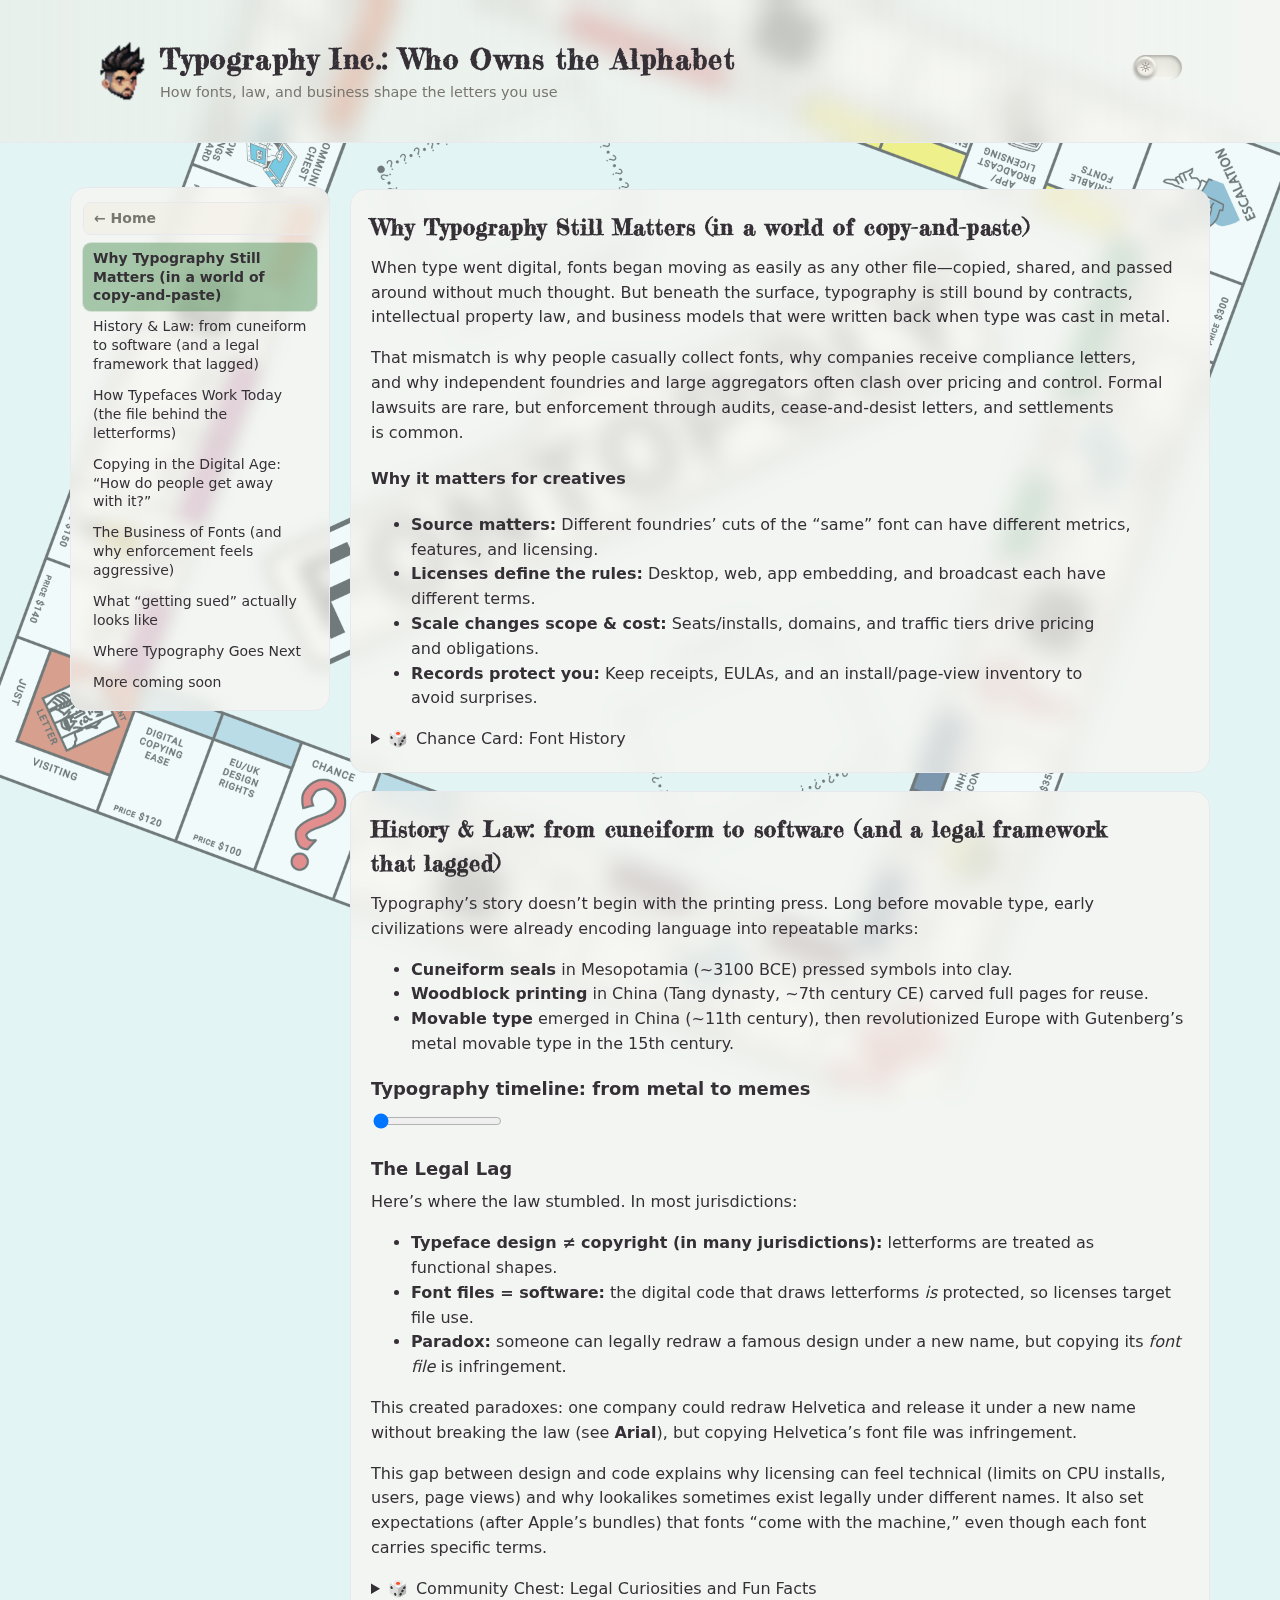
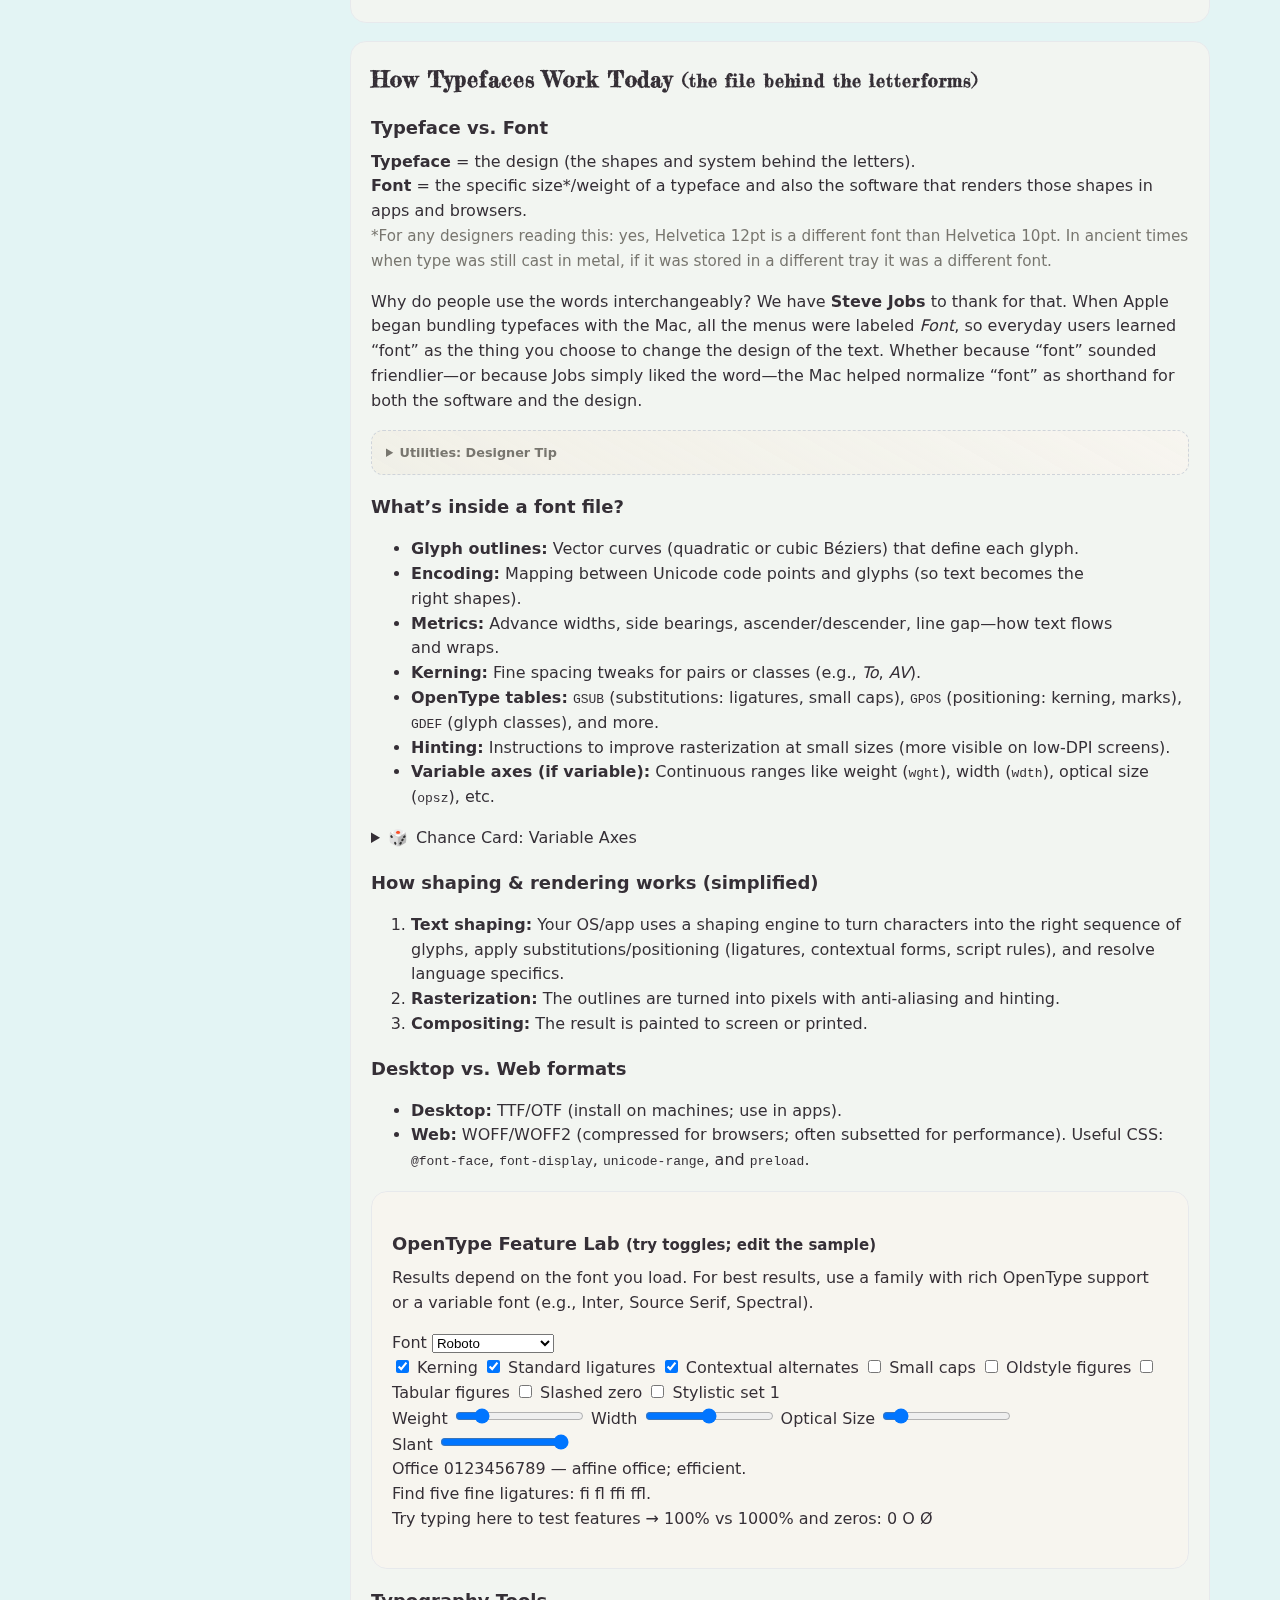
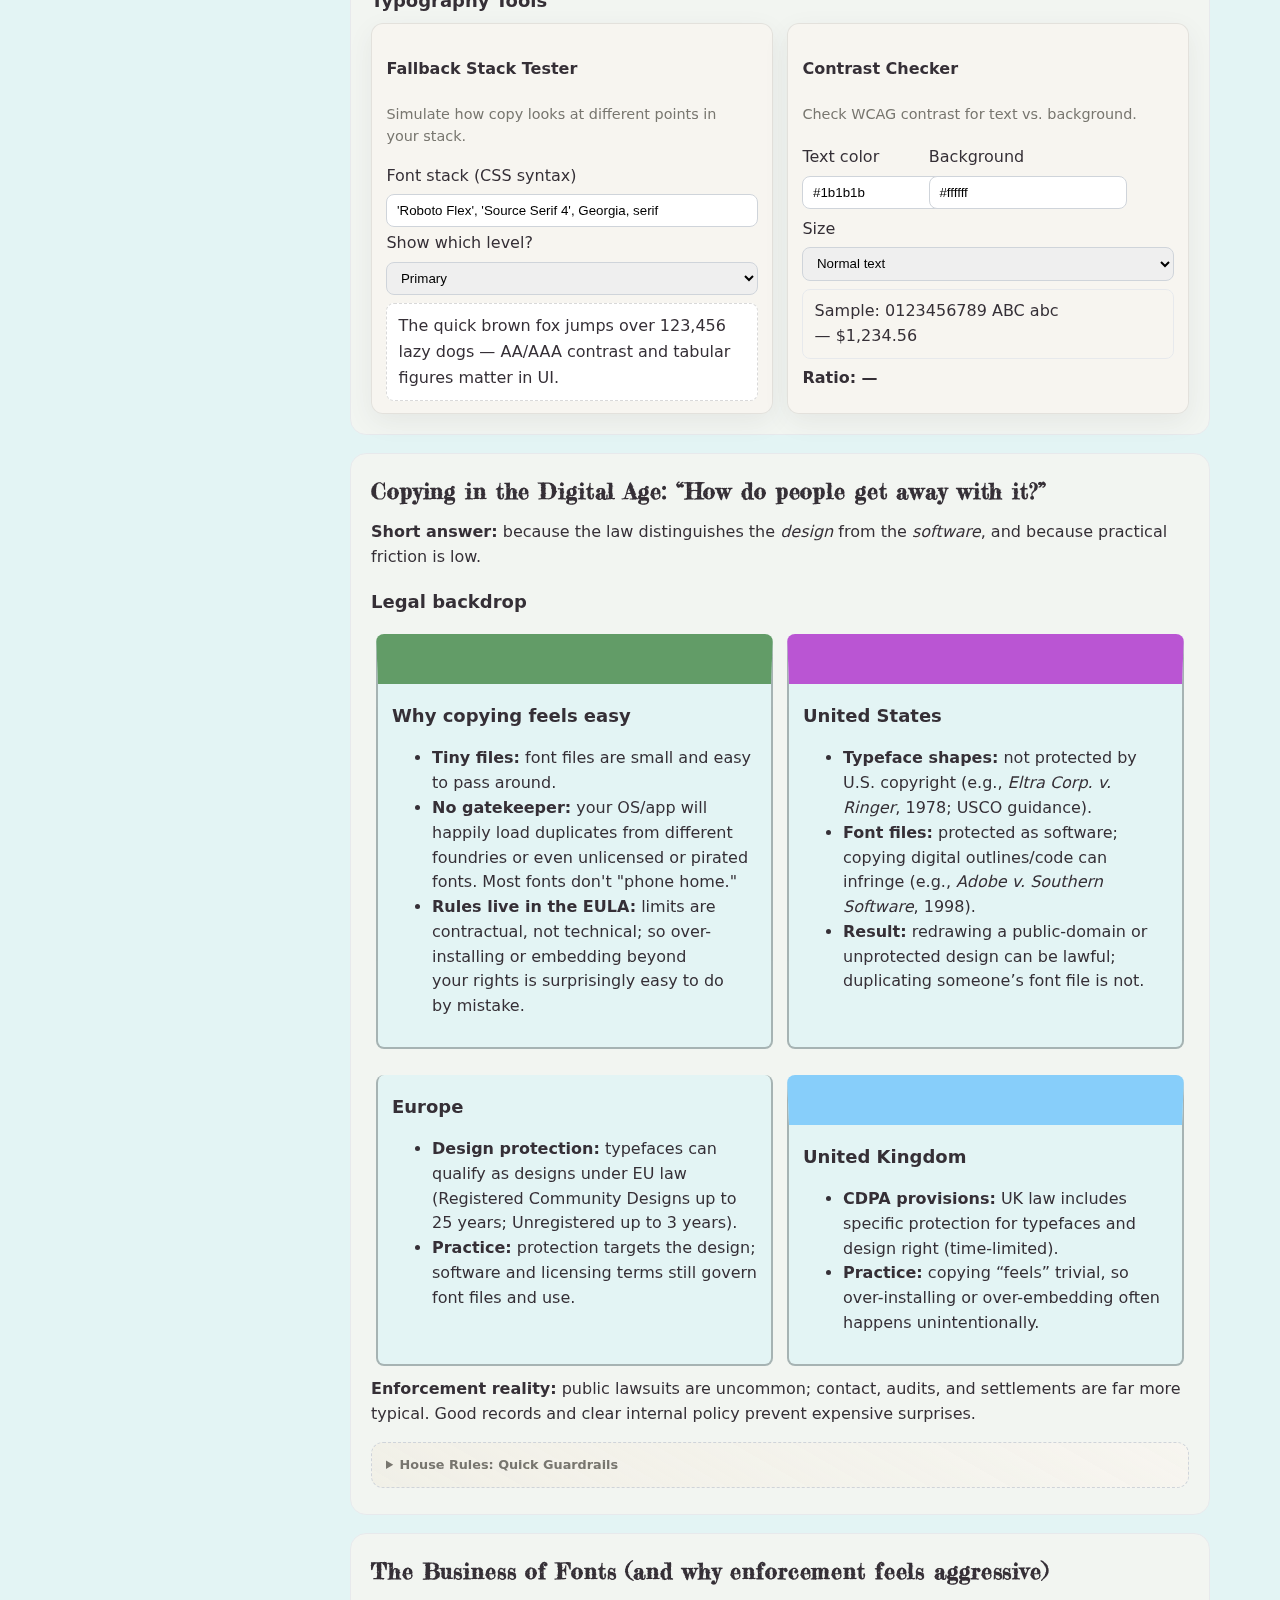
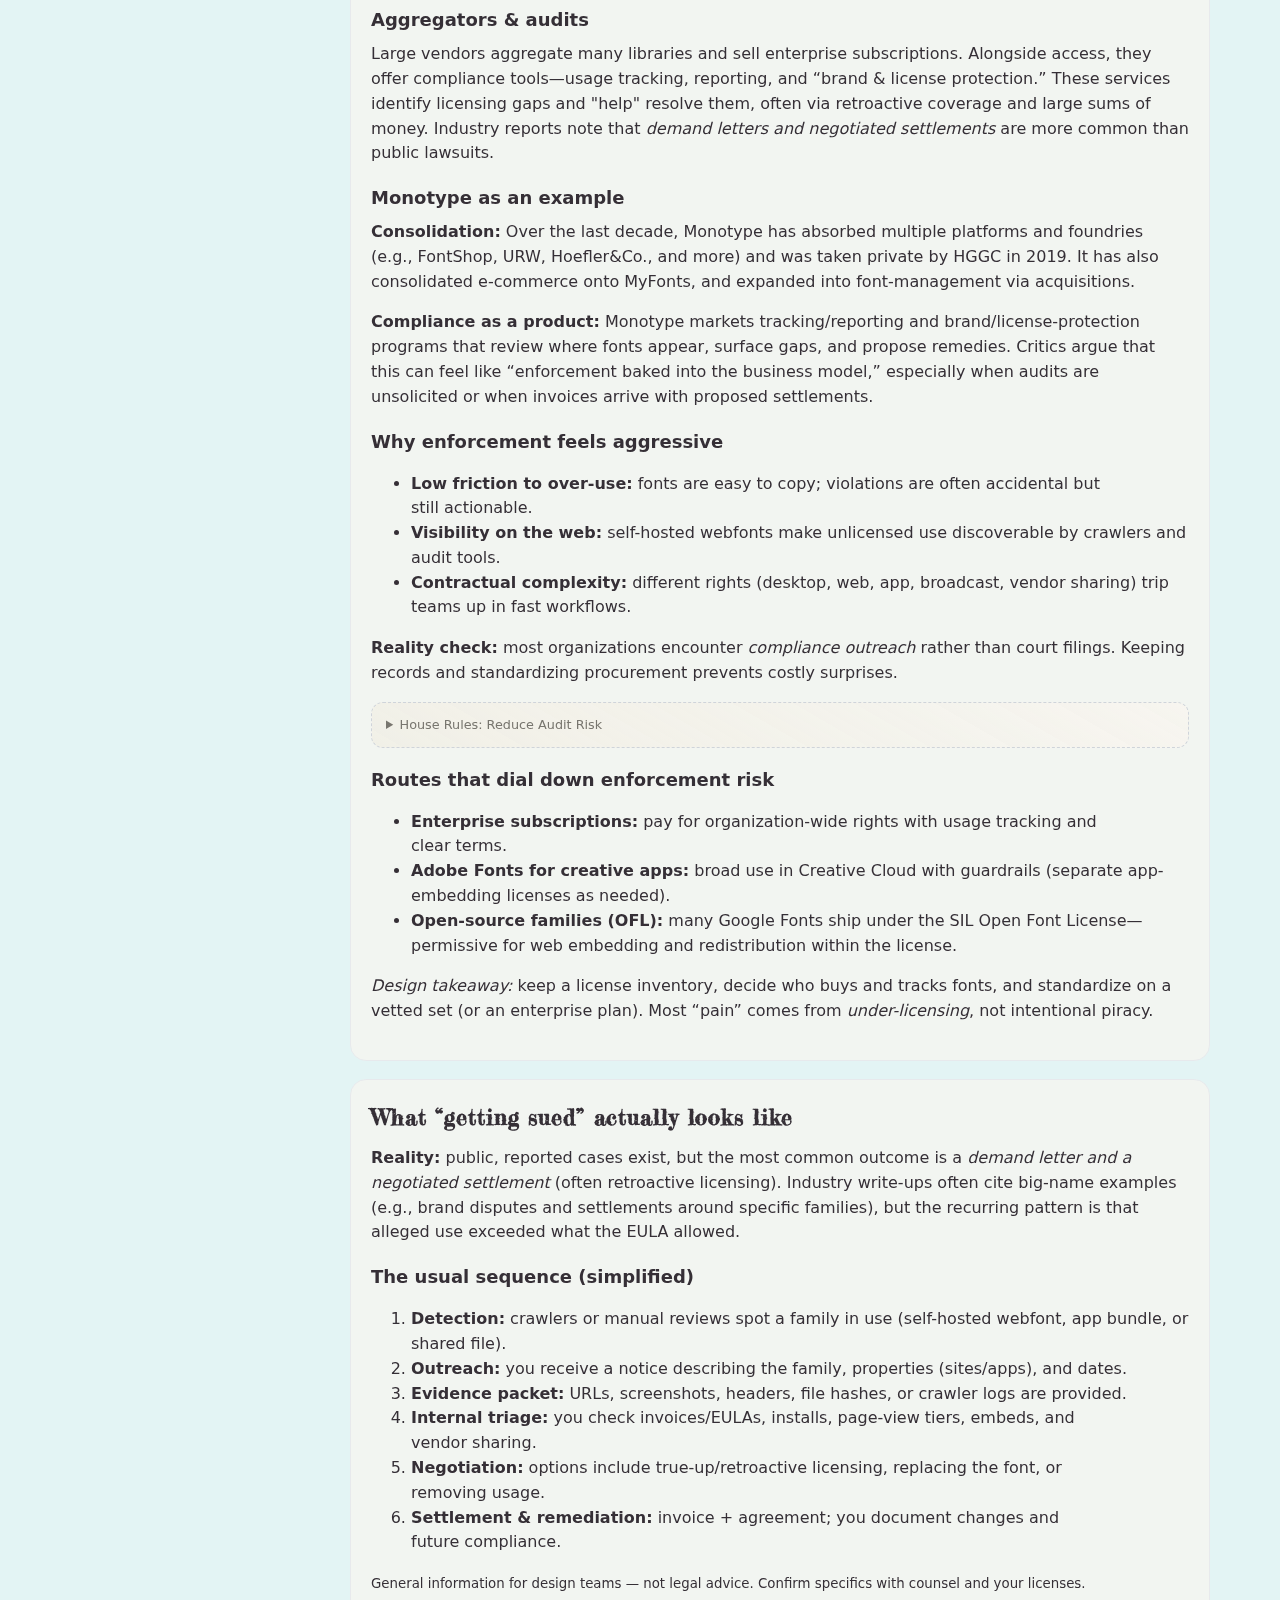
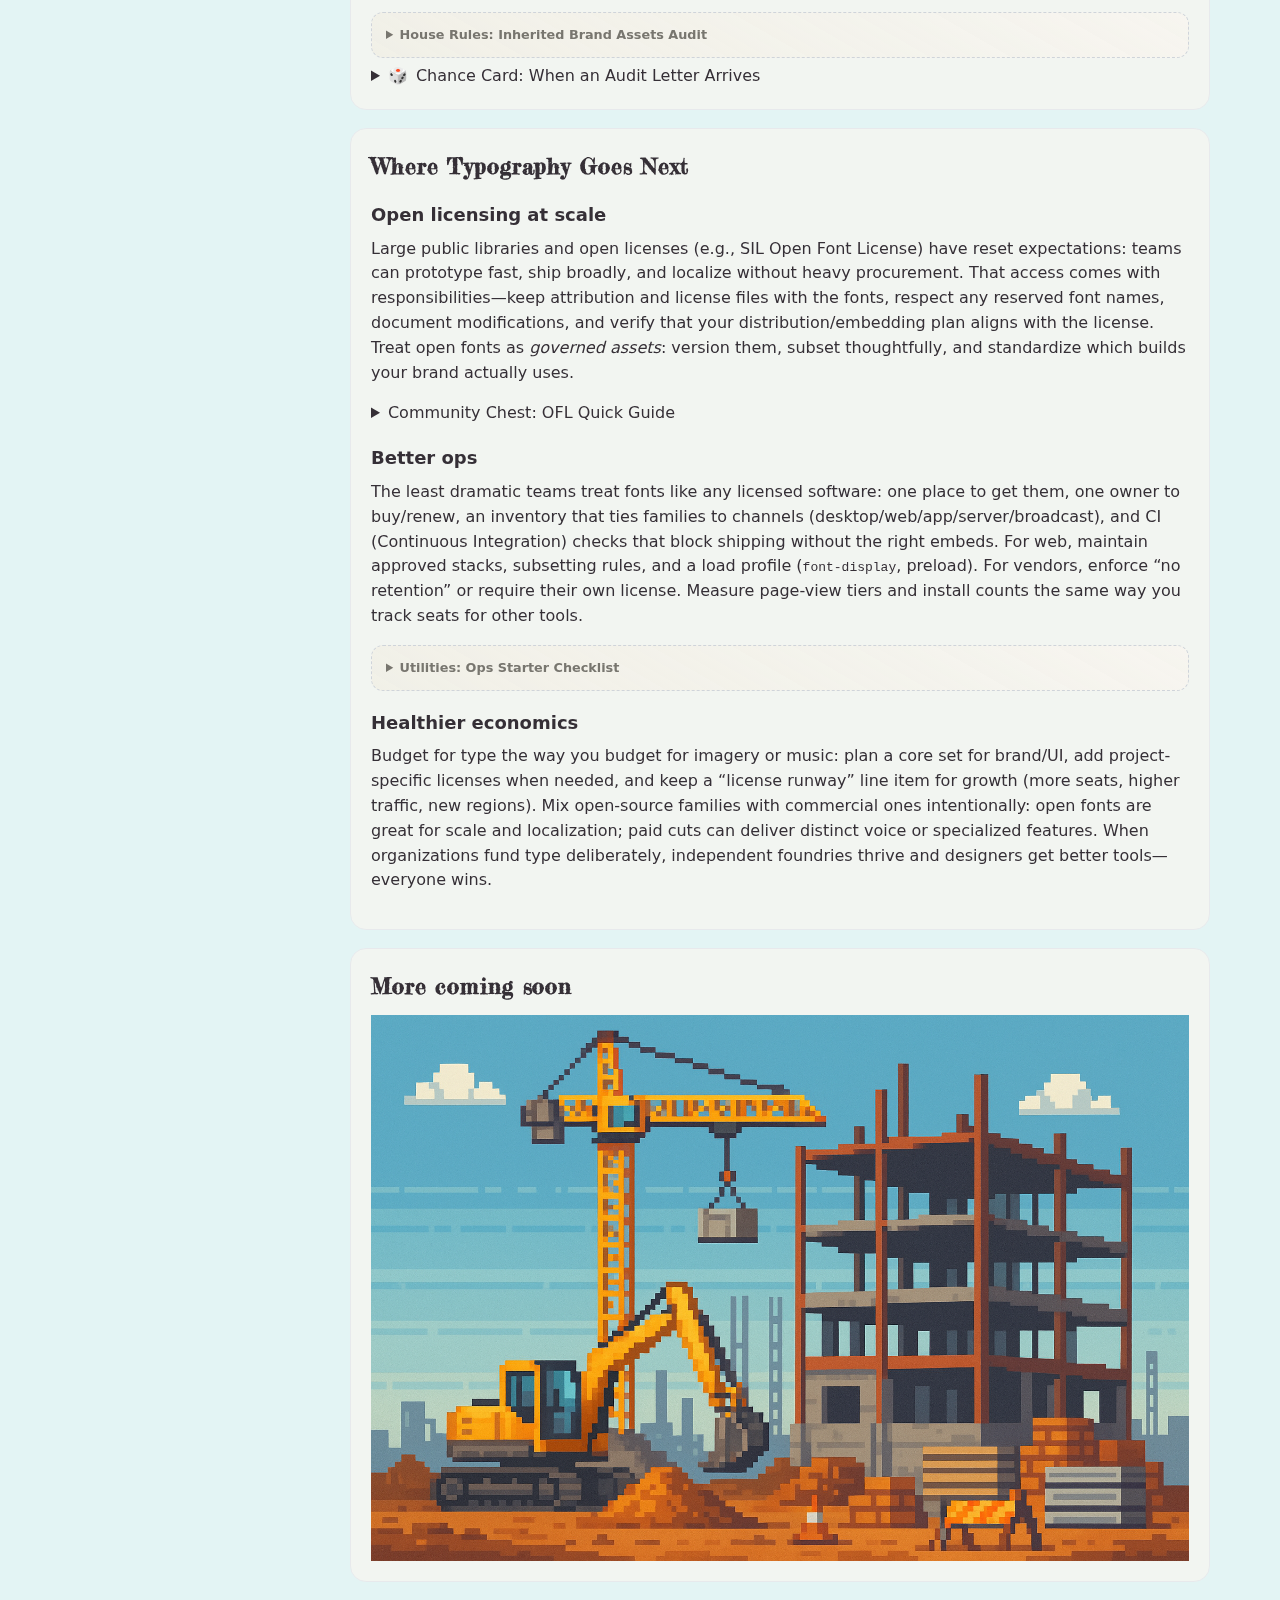
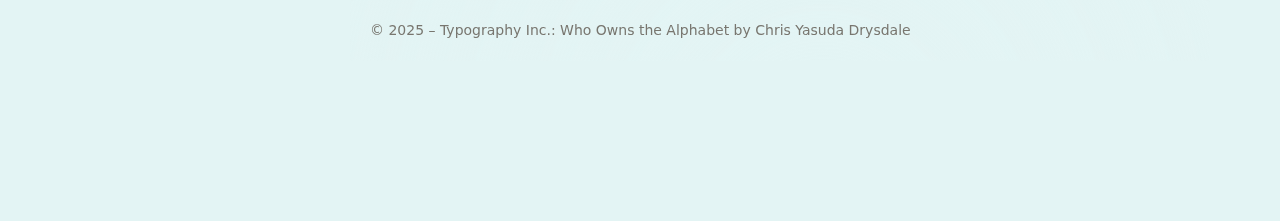
<file: who-owns-type.html>
<!doctype html>
<html lang="en">
<head>
  <script>
    try {
      const t = localStorage.getItem('theme');
      if (t === 'dark' || t === 'light') document.documentElement.setAttribute('data-theme', t);
    } catch {}
  </script>
  <meta charset="utf-8" />
  <title>Typography Inc.: Who Owns the Alphabet</title>
  <link rel="apple-touch-icon" sizes="180x180" href="images/apple-touch-icon.png">
  <link rel="icon" type="image/png" sizes="32x32" href="images/favicon-32x32.png">
  <link rel="icon" type="image/png" sizes="16x16" href="images/favicon-16x16.png">
  <link rel="icon" href="images/favicon.ico" type="image/x-icon">
  <link rel="manifest" href="/site.webmanifest">
  <meta name="description" content="How law and business shape the letters we use. A practical guide to typefaces, font software, licensing, and why choosing the correct font version matters." />
  <meta name="keywords" content="typography, typeface licensing, font law, Roboto, Roboto Serif, variable fonts, OpenType, WOFF, EULA, Monotype, Google Fonts" />
  <meta name="guide:category" content="Typography" />
  <meta name="guide:updated" content="2025-09-15" />
  <link rel="canonical" href="https://cydrysdale.github.io/now-in-production/who-owns-type.html">
  <meta name="robots" content="index,follow">
  <meta name="author" content="Chris Yasuda Drydsale">
  <meta name="format-detection" content="telephone=no"/>
  <!-- Open Graph for Facebook, LinkedIn, etc. -->
  <meta property="og:type" content="article">
  <meta property="og:title" content="Typography Inc.: Who Owns the Alphabet">
  <meta property="og:description" content="How law and business shape the letters we use. A practical guide to typefaces, font software, licensing, and why choosing the correct font version matters." />
  <meta property="og:image" content="https://cydrysdale.github.io/now-in-production/images/fontopoly.png" />
  <meta property="og:image:width" content="1200" />
  <meta property="og:image:height" content="630" />
  <meta property="og:url" content="https://cydrysdale.github.io/now-in-production/who-owns-type.html">
  <meta name="viewport" content="width=device-width, initial-scale=1" />
  <link rel="preconnect" href="https://fonts.googleapis.com">
  <link rel="preconnect" href="https://fonts.gstatic.com" crossorigin>
  <link href="https://fonts.googleapis.com/css2?family=Fraunces:ital,opsz,wght@0,9..144,100..900;1,9..144,100..900&family=Fredericka+the+Great&family=Inter:ital,opsz,wght@0,14..32,100..900;1,14..32,100..900&family=Recursive:wght@300..1000&family=Roboto+Flex:opsz,wght@8..144,100..1000&family=Roboto+Serif:ital,opsz,wght@0,8..144,100..900;1,8..144,100..900&family=Roboto+Slab:wght@100..900&family=Roboto:ital,wght@0,100..900;1,100..900&family=Source+Serif+4:ital,opsz,wght@0,8..60,200..900;1,8..60,200..900&family=Spectral:ital,wght@0,200;0,300;0,400;0,500;0,600;0,700;0,800;1,200;1,300;1,400;1,500;1,600;1,700;1,800&family=VT323&display=swap" rel="stylesheet">
  <link rel="stylesheet" href="style.css">
  <script src="core.js" defer></script>
  <style>
    :root {
      --bg-light: url('images/ownsType.png');
      --field: #fdfdfd;
    }
    :root[data-theme="dark"]{ 
      --bg-dark: url('images/ownsTypeDark.png');
    }
    .callout { 
      background: var(--bg); 
      border:2px solid var(--shadow2); 
      border-top:50px solid #629c67; 
      padding:0px 14px 12px; 
      border-radius:8px; 
      margin: 6px 0;
    }
    .callout.orange { 
      border-top:50px solid var(--chance-bg); 
    }
    .callout.yellow { 
      border-top:50px solid var(--chest-bg); 
    }
    .callout.lightblue { 
      border-top:50px solid lightskyblue; 
    }
    .callout.purple { 
      border-top:50px solid mediumorchid; 
    }
    .callout.red { 
      border-top:50px solid indianred; 
    }

    .scenario {
      margin-block: 1.25rem 2rem;
      display: grid;
      gap: .75rem;
    }
    .scenario__note { font-size: .95rem; margin: 0; }
    .scenario__form fieldset {
      border: 1px dashed rgba(0,0,0,.15);
      border-radius: 10px;
      padding: .75rem .9rem;
      display: grid; gap: .5rem;
    }
    .scenario__form label { display: flex; gap: .5rem; align-items: center; }
    .scenario__result {
      margin-top: .6rem;
      display: inline-block;
      background: var(--field);
      border: 1px solid rgba(0,0,0,.08);
      border-radius: 10px;
      padding: .5rem .75rem;
      box-shadow: 0 6px 20px rgba(0,0,0,.06);
      font-weight: 600;
      color: #78766f;
    }
    .scenario__result.is-ok { color: #166534; }       /* green-ish */
    .scenario__result.is-warn { color: #d77109; }     /* amber-ish */
    .scenario__result.is-risk { color: #991b1b; }     /* red-ish */
    .sr-only { position: absolute; width:1px; height:1px; padding:0; margin:-1px; overflow:hidden; clip:rect(0,0,1,1); white-space:nowrap; border:0; }

    /* Numbered steps with nice counters */
    .rules .steps {
      counter-reset: step;
      display: flex;
      gap: .5rem;
      margin: .25rem 0 1rem;
      padding-left: 0;
      list-style: none;
      flex-wrap: wrap;
    }
    .rules .steps > li {
      counter-increment: step;
      background: var(--field);
      max-width: 254px;
      color: #352f36;
      border: 1px solid rgba(0,0,0,.08);
      border-radius: 10px;
      padding: 1rem 1.25rem 1rem 2.5rem;
      position: relative;
      box-shadow: 0 6px 20px rgba(0,0,0,.06);
      text-wrap: balance;
    }
    .rules .steps > li::before {
      content: counter(step);
      position: absolute;
      left: 1rem; top: 1rem;
      width: 1.2rem; height: 1.2rem;
      border-radius: 999px;
      display: grid; place-items: center;
      font-weight: 700; font-size: .9rem;
      background: var(--tip-bg, lightblue);
      color: var(--tip-text, #352f36);
    }

    /* Do/Don't grid */
    .rules .grid-dodont {
      display: grid;
      gap: .75rem;
      grid-template-columns: repeat(2, minmax(0, 1fr));
      margin: .25rem 0 1rem;
    }
    .rules .grid-dodont ul { margin: .35rem 0 0; display: grid; gap: .35rem; }
    .rules .do { color: #166534; font-weight: 800; text-transform: uppercase; letter-spacing: .3px; }
    .rules .dont { color: #991b1b; font-weight: 800; text-transform: uppercase; letter-spacing: .3px; }


    /* Stack on small screens */
    @media (max-width: 640px){
      .rules .grid-dodont { grid-template-columns: 1fr; }
      .rules .steps > li { max-width: 100%; }
    }

    .brand-tools .card {
      border: 1px solid rgba(0,0,0,.08);
      border-radius: 12px; padding: .75rem .9rem; background: var(--card);
      box-shadow: 0 8px 28px rgba(0,0,0,.06);
    }
    .brand-tools .small { font-size: .9rem; color: var(--muted); }
    .brand-tools label { display: grid; gap: .35rem; margin: .25rem 0; }
    .brand-tools input[type="text"] { padding: .5rem .6rem; border: 1px solid var(--borderDark); border-radius: 8px; }
    .brand-tools select { padding: .45rem .6rem; border: 1px solid var(--borderDark); border-radius: 8px; }
    .tool-stack .stack-sample {
      margin-top: .5rem; 
      padding: .6rem .7rem; 
      border-radius: 8px;
      border: 1px dashed rgba(0,0,0,.15); 
      min-height: 3.2rem; 
      line-height: 1.6;
      font-family: var(--demo-font, system-ui, sans-serif);
      background: #fff;
      color: #352f36;
    }
    .tool-contrast .row { display: grid; gap: .5rem; grid-template-columns: repeat(3, minmax(0,1fr)); }
    .tool-contrast .cc-sample {
      margin-top: .5rem; padding: .6rem .7rem; border-radius: 8px; border: 1px solid var(--borderLight);
    }
    .tool-contrast .cc-out { display: inline-block; margin-top: .4rem; font-weight: 700; }
    @media (max-width: 800px){ .brand-tools { grid-template-columns: 1fr; } }
    .card.wb { border: 1px solid rgba(0,0,0,.08); border-radius: 12px; padding: .75rem .9rem; background: #fff; box-shadow: 0 8px 28px rgba(0,0,0,.06); }
    .card.wb .small { font-size: .9rem; color:#555; margin:.25rem 0 .5rem; }
    .wb__grid { display:grid; gap:.5rem; grid-template-columns: repeat(2,minmax(0,1fr)); margin:.25rem 0 .5rem; }
    .card.wb input[type="number"]{ padding:.45rem .6rem; border:1px solid #ddd; border-radius:8px; }
    .wb__out { display:inline-block; margin-top:.5rem; font-weight:700; }
    @media (max-width:640px){ .wb__grid{ grid-template-columns:1fr; } }

        .card.sci{ border:1px solid rgba(0,0,0,.08); border-radius:12px; padding:.75rem .9rem; background:#fff; box-shadow:0 8px 28px rgba(0,0,0,.06); }
    .card.sci .small{ font-size:.9rem; color:#555; }
    .card.sci textarea{ width:100%; margin:.4rem 0; padding:.6rem .7rem; border:1px solid #ddd; border-radius:8px; }
    .card.sci .sci-out{ display:block; font-weight:700; margin-top:.3rem; }

        .card.rr{ border:1px solid rgba(0,0,0,.08); border-radius:12px; padding:.75rem .9rem; background:#fff; box-shadow:0 8px 28px rgba(0,0,0,.06); }
    .rr__controls{ display:grid; gap:.6rem; grid-template-columns: repeat(3,minmax(0,1fr)); }
    .card.rr input[type="range"]{ width:100%; }
    .rr__sample{ margin:.6rem 0; padding:.6rem .7rem; border:1px dashed rgba(0,0,0,.15); border-radius:8px; }
    .rr__meter{ position:relative; height:8px; background:#f0f2f4; border-radius:999px; overflow:hidden; }
    .rr__bar{ position:absolute; inset:0 0 0 auto; width:0; background:linear-gradient(90deg,#22c55e,#f59e0b,#ef4444); }
    .rr__out{ display:block; margin-top:.4rem; font-weight:700; }
    @media (max-width:800px){ .rr__controls{ grid-template-columns:1fr; } }
    .glossary { display:grid; grid-template-columns: 12ch 1fr; column-gap:1rem; row-gap:.35rem; }
    .glossary dt{ font-weight:700; }
    .glossary dd{ margin:0; }
    @media (max-width:640px){ .glossary{ grid-template-columns:1fr; } }
  </style>
  
</head>

<body>
  <a class="skip-link" href="#content">Skip to content</a>
  <header>
    <div class="header-inner">
      <img src="images/apple-touch-icon.png" width="60px" style="display:inline-block; margin-right:10px;" alt="site logo"/>
      <div id="top" class="title-block">
        <h1>Typography Inc.: Who Owns the Alphabet</h1>
        <div class="sub">How fonts, law, and business shape the letters you use</div>
      </div>
      <div class="header-actions">
        <div class="theme-toggle" style="scale: 75%;">
          <input id="themeSwitch" type="checkbox" role="switch" aria-checked="false" aria-label="Toggle dark mode">
          <label for="themeSwitch">
            <span class="track" aria-hidden="true"></span>
            <span class="thumb" aria-hidden="true">
              <span class="icon sun">&#9788;</span>
              <span class="icon moon">&#9789;</span>
            </span>
          </label>
        </div>
        <div class="toc-mobile">
          <button id="tocToggle" aria-expanded="false" aria-controls="tocList">☰ Contents</button>
          <nav id="tocList" class="toc" aria-label="On this page"></nav>
        </div>
      </div>
    </div>
  </header>

  <div class="page">
    <aside class="toc-desktop">
      <nav class="toc" aria-label="On this page"></nav>
    </aside>

    <main id="content">

      <section id="why-typography-matters" class="guide-section">
        <h2>Why Typography Still Matters (in a world of copy-and-paste)</h2>
      
        <p>When type went digital, fonts began moving as easily as any other file—copied, shared, and passed around without much thought. But beneath the surface, typography is still bound by contracts, intellectual property law, and business models that were written back when type was cast in metal.</p>
      
        <p>That mismatch is why people casually collect fonts, why companies receive compliance letters, and why independent foundries and large aggregators often clash over pricing and control. Formal lawsuits are rare, but enforcement through audits, cease-and-desist letters, and settlements is common.</p>

        <div class="">
          <div>
            <h4>Why it matters for creatives</h4>
            <ul>
              <li><strong>Source matters:</strong> Different foundries’ cuts of the “same” font can have different metrics, features, and licensing.</li>
              <li><strong>Licenses define the rules:</strong> Desktop, web, app embedding, and broadcast each have different terms.</li>
              <li><strong>Scale changes scope &amp; cost:</strong> Seats/installs, domains, and traffic tiers drive pricing and obligations.</li>
              <li><strong>Records protect you:</strong> Keep receipts, EULAs, and an install/page-view inventory to avoid surprises.</li> 
            </ul>
          </div>
          <div>
            <!-- Chance Card: default is simple expand; add 'chance--flip' for 3D flip -->
            <details class="chance" aria-label="Font History: Early font sharing and licensing">
              <summary class="chance-summary">
                &#127922;&ensp;Chance Card: Font History
              </summary>           
              <div class="chance-content">
                <p>Back in the late ’80s and early ’90s, font file trading was a lot like swapping baseball cards or mixtapes. Designers would bring boxes of floppy disks to conferences and exchange typefaces—sometimes entire libraries—for the price of a coffee. It was such a low tech and human way to exchange digital assets, but it was the primary way most agencies recieved new fonts to work with.</p>
                <div>
                <img src="images/fonts-floppy.png" style="float: right; max-width:280px; margin: 0 0 8px 12px;" alt="floppy disks" />
                <p>One&nbsp;famous story goes that a single floppy labeled “Swiss Army Fonts” made its way through dozens of agencies in New York, passed along so many times that no one could remember where it came from. The label was photocopied and taped until it was barely legible, but the fonts inside kept on circulating.</p>   
                <p>Typography may look serious on the page, but behind the scenes it once had a bootleg, DIY culture that feels closer to a garage band than a law office.</p></div>
              </div>
                
            </details>
          </div>
        </div>
      </section>

      <section id="history-law" class="guide-section">
        <h2>History &amp; Law: from cuneiform to software (and a legal framework that lagged)</h2>
      
        <p>Typography’s story doesn’t begin with the printing press. Long before movable type, early civilizations were already encoding language into repeatable marks:</p>
        <ul>
          <li><strong>Cuneiform seals</strong> in Mesopotamia (~3100&nbsp;BCE) pressed symbols into clay.</li>
          <li><strong>Woodblock printing</strong> in China (Tang dynasty, ~7th&nbsp;century&nbsp;CE) carved full pages for reuse.</li>
          <li><strong>Movable type</strong> emerged in China (~11th&nbsp;century), then revolutionized Europe with Gutenberg’s metal movable type in the 15th century.</li>
        </ul>
        <div class="mini-widget" aria-labelledby="timelineTitle">
          
            <h3 id="timelineTitle">Typography timeline: from metal to memes</h3>
            <input type="range" class="slider slider--utilities" id="era" min="0" max="7" step="1" value="0" aria-describedby="eraDesc">         
            <div id="eraDesc" class="card-box"></div>
          </label>
        </div>     
        <div>
          <h3>The Legal Lag</h3>
          <p>Here’s where the law stumbled. In most jurisdictions:</p>
          <ul>
            <li><strong>Typeface design ≠ copyright (in many jurisdictions):</strong> letterforms are treated as functional shapes.</li>
            <li><strong>Font files = software:</strong> the digital code that draws letterforms <em>is</em> protected, so licenses target file use.</li>
            <li><strong>Paradox:</strong> someone can legally redraw a famous design under a new name, but copying its <em>font file</em> is infringement.</li>
          </ul>
          <p>This created paradoxes: one company could redraw Helvetica and release it under a new name without breaking the law (see <strong>Arial</strong>), but copying Helvetica’s font file was infringement.</p>
          <p>This gap between design and code explains why licensing can feel technical (limits on CPU installs, users, page views) and why lookalikes sometimes exist legally under different names. It also set expectations (after Apple’s bundles) that fonts “come with the machine,” even though each font carries specific terms.</p>
        </div>

        <!-- Community Chest callout (expand/collapse) -->
        <details class="chest" aria-label="Community Chest: Legal Curiosities and Fun Facts">
          <summary class="chest-summary chest-title">
            &#127922;&ensp;Community Chest: Legal Curiosities and Fun Facts
          </summary>
          <div class="mini-widget chest-content" data-widget="rule-card" aria-labelledby="ruleCardTitle">
            <h3>Draw a fun fact, case file, or historical fact.</h3>
            <button class="btn" type="button" style="width: fit-content;">Draw</button>
            <div class="card-box" role="status" aria-live="polite"></div>       
          </div>
        </details>
      </section>
      
      <section id="how-typefaces-work" class="guide-section">
        <h2>How Typefaces Work Today <small>(the file behind the letterforms)</small></h2>
      
        <h3>Typeface vs. Font</h3>
        <p>
          <strong>Typeface</strong> = the design (the shapes and system behind the letters).<br>
          <strong>Font</strong> = the specific size*/weight of a typeface and also the software that renders those shapes in apps and browsers.<br>
          <small class="muted">*For any designers reading this: yes, Helvetica 12pt is a different font than Helvetica 10pt. In ancient times when type was still cast in metal, if it was stored in a different tray it was a different font.</small>
        </p>
        <p>
          Why do people use the words interchangeably? We have <strong>Steve Jobs</strong> to thank for that. When Apple began bundling typefaces with the Mac, all the menus were labeled <em>Font</em>, so everyday users learned
          “font” as the thing you choose to change the design of the text. Whether because “font” sounded friendlier—or because Jobs simply liked the word—the Mac helped
          normalize “font” as shorthand for both the software and the design.
        </p>
      
        <details class="tip" aria-label="Utilities: Designer Tip">
          <summary><strong>Utilities: Designer Tip</strong></summary>
          <div>
            <p>Typeface names can map to many fonts. For example, “Garamond” might refer to different cuts with different metrics. When matching layouts, confirm the <em>foundry</em> and the <em>font file</em> version—not just the style name.</p>
          </div>
        </details>
      
        <h3>What’s inside a font file?</h3>
        <ul>
          <li><strong>Glyph outlines:</strong> Vector curves (quadratic or cubic Béziers) that define each glyph.</li>
          <li><strong>Encoding:</strong> Mapping between Unicode code points and glyphs (so text becomes the right shapes).</li>
          <li><strong>Metrics:</strong> Advance widths, side bearings, ascender/descender, line gap—how text flows and wraps.</li>
          <li><strong>Kerning:</strong> Fine spacing tweaks for pairs or classes (e.g., <em>To</em>, <em>AV</em>).</li>
          <li><strong>OpenType tables:</strong> <code>GSUB</code> (substitutions: ligatures, small caps), <code>GPOS</code> (positioning: kerning, marks), <code>GDEF</code> (glyph classes), and more.</li>
          <li><strong>Hinting:</strong> Instructions to improve rasterization at small sizes (more visible on low-DPI screens).</li>
          <li><strong>Variable axes (if variable):</strong> Continuous ranges like weight (<code>wght</code>), width (<code>wdth</code>), optical size (<code>opsz</code>), etc.</li>
        </ul>
        
        <details class="chance" aria-label="Utilities: Variable Axes Tip">
          <summary class="chance-summary">&#127922;&ensp;Chance Card: Variable Axes</summary>
          <div class="chance-content"> <h3>Weight vs. Width vs. Optical Size</h3>
            <dl class="axis-defs">
              <dt>Weight (<code>wght</code>)</dt>
              <dd>
                Thickness of strokes (light → black). Affects darkness and contrast.
                <em>Use for hierarchy, contrast on dark backgrounds, and readability at small sizes.</em><br>
                <small>Typical range: 100–900.</small>
              </dd>
        
              <dt>Width (<code>wdth</code>)</dt>
              <dd>
                Horizontal proportion (condensed ↔ expanded). Changes character set width and letterfit—not the stroke thickness.
                <em>Use to fit copy without cranking tracking, or to meet tight UI constraints.</em><br>
                <small>Typical range: 75–125 (percent).</small>
              </dd>
        
              <dt>Optical Size (<code>opsz</code>)</dt>
              <dd>
                Design tuned to the size you’re setting. Text sizes get sturdier details, looser spacing, bigger x-height; display sizes get finer details and tighter spacing.
                <em>Use text cuts for small sizes; display cuts for big headlines.</em><br>
                <small>Typical range: 8–72 (points), font-dependent.</small>
              </dd>
            </dl>
        
            <ul class="axis-rules">
              <li>
                <strong>Don’t fake bolding.</strong><br>
                <em class="why">Why:</em> browser-synthesized bold/italic and horizontal scaling distort counters, break kerning/hinting, and can shift line breaks.<br>
                <em class="try">Try:</em> use real weights/italics or variable axes; disable synthetics:
                <code>font-synthesis: none;</code>
              </li>
            
              <li>
                <strong>Width before tracking.</strong><br>
                <em class="why">Why:</em> tracking adds equal space between letters and erodes rhythm; the <code>wdth</code> axis preserves letterfit and kerning classes.<br>
                <em class="try">Try:</em> nudge <code>"wdth"</code> (e.g., 95–98) first; keep <code>letter-spacing</code> subtle (±0.5–1.5%).
              </li>
            
              <li>
                <strong>Let size drive <code>opsz</code>.</strong><br>
                <em class="why">Why:</em> optical size tunes contrast, spacing, and details for legibility at different sizes.<br>
                <em class="try">Try:</em> <code>font-optical-sizing: auto;</code> for body text; override with
                <code>font-variation-settings: "opsz" 12</code> for tiny UI or <code>36</code> for display.
              </li>
            
              <li>
                <strong>Compensate when inverting.</strong><br>
                <em class="why">Why:</em> white-on-black (and very dark UIs) makes strokes appear thinner due to glow/halation.<br>
                <em class="try">Try:</em> +1 weight step (or +50 on <code>"wght"</code>) and a touch more letterspacing (≈0.01–0.02em).
              </li>
            </ul>
        
            <div class="code" data-label="The Code:">
              <div class="code-type animate"><strong>CSS quick starts</strong><br></div>
              <div class="code-type animate">  &nbsp;&nbsp;.text {<br></div>
              <div class="code-type animate link">  &nbsp;&nbsp;&nbsp;&nbsp;/* Enable auto optical sizing when the font supports it */<br></div>
              <div class="code-type animate">  &nbsp;&nbsp;&nbsp;&nbsp;&nbsp;&nbsp;&nbsp;font-optical-sizing: auto;&nbsp;&nbsp;&nbsp;&nbsp;/* uses font-size to set opsz */<br></div>
              <div class="code-type animate">  &nbsp;&nbsp;&nbsp;&nbsp;/* Explicit control (overrides auto): */<br></div>
              <div class="code-type animate">  &nbsp;&nbsp;&nbsp;&nbsp;/* font-optical-sizing: none; */<br></div>
              <div class="code-type animate">  &nbsp;&nbsp;&nbsp;&nbsp;/* font-variation-settings: "opsz" 14; */<br></div>
                <br>
              <div class="code-type animate">  &nbsp;&nbsp;&nbsp;&nbsp;/* Weight & width (variable fonts) */<br></div>
              <div class="code-type animate">  &nbsp;&nbsp;&nbsp;&nbsp;&nbsp;&nbsp;&nbsp;font-variation-settings: "wght" 500, "wdth" 95;<br></div>
              <div class="code-type animate">  &nbsp;&nbsp;&nbsp;&nbsp;/* High-level props also work when supported: */<br></div>
              <div class="code-type animate">  &nbsp;&nbsp;&nbsp;&nbsp;/* font-weight: 500;<br></div>
              <div class="code-type animate">  &nbsp;&nbsp;&nbsp;&nbsp;&nbsp;&nbsp;&nbsp;font-stretch: 95%; */&nbsp;&nbsp;&nbsp;&nbsp;/* maps to wdth axis */</div>
              <div class="code-type animate">  &nbsp;&nbsp;&nbsp;}<span class="cursor animate">_</span></div></div>
              <p>Note: If you set <code>font-optical-sizing: auto</code>, the browser drives <code>opsz</code> from <code>font-size</code>. To force a specific <code>opsz</code>, set <code>font-optical-sizing: none</code> and declare it in <code>font-variation-settings</code>.</p>
            
          </div>
        </details>
        
      
        <h3>How shaping &amp; rendering works (simplified)</h3>
        <ol>
          <li><strong>Text shaping:</strong> Your OS/app uses a shaping engine to turn characters into the right sequence of glyphs, apply substitutions/positioning (ligatures, contextual forms, script rules), and resolve language specifics.</li>
          <li><strong>Rasterization:</strong> The outlines are turned into pixels with anti-aliasing and hinting.</li>
          <li><strong>Compositing:</strong> The result is painted to screen or printed.</li>
        </ol>
      
        <h3>Desktop vs. Web formats</h3>
        <ul>
          <li><strong>Desktop:</strong> TTF/OTF (install on machines; use in apps).</li>
          <li><strong>Web:</strong> WOFF/WOFF2 (compressed for browsers; often subsetted for performance). Useful CSS: <code>@font-face</code>, <code>font-display</code>, <code>unicode-range</code>, and <code>preload</code>.</li>
        </ul>
      
        <!-- ===========================
             OpenType Feature Lab (optional)
             =========================== -->
        <section class="feature-lab" aria-labelledby="feature-lab-heading" >
          <h3 id="feature-lab-heading">OpenType Feature Lab <small>(try toggles; edit the sample)</small></h3>
          <p class="feature-lab__note">Results depend on the font you load. For best results, use a family with rich OpenType support or a variable font (e.g., Inter, Source Serif, Spectral).</p>

          <div class="feature-lab__fontpicker" role="group" aria-label="Choose demo font">
            <label>Font
              <select class="feature-lab__font">
                <optgroup label="Sans Serif"> 
                  <option value="roboto" selected>Roboto</option>
                  <option value="roboto-flex">Roboto Flex</option>
                  <option value="inter">Inter</option>
                  <option value="recursive">Recursive</option>
                </optgroup>
                <optgroup label="Serif"> 
                  <option value="roboto-slab">Roboto Slab</option>
                  <option value="roboto-serif">Roboto Serif</option>
                  <option value="source-serif">Source Serif 4</option>
                  <option value="spectral">Spectral</option>
                  <option value="fraunces">Fraunces</option>
                </optgroup>
              </select>
            </label>
          </div>
      
          <div class="feature-lab__controls" role="group" aria-label="OpenType feature toggles">
            <label><input type="checkbox" data-feature="kern" checked> Kerning</label>
            <label><input type="checkbox" data-feature="liga" checked> Standard ligatures</label>
            <label><input type="checkbox" data-feature="calt" checked> Contextual alternates</label>
            <label><input type="checkbox" data-feature="smcp"> Small caps</label>
            <label><input type="checkbox" data-feature="onum"> Oldstyle figures</label>
            <label><input type="checkbox" data-feature="tnum"> Tabular figures</label>
            <label><input type="checkbox" data-feature="zero"> Slashed zero</label>
            <label><input type="checkbox" data-feature="ss01"> Stylistic set 1</label>
          </div>
      
          <div class="feature-lab__axes" role="group" aria-label="Variable font axes">
            <label>Weight <input type="range" min="300" max="900" value="400" step="1" data-axis="wght"></label>
            <label>Width <input type="range" min="75" max="125" value="100" step="1" data-axis="wdth"></label>
            <label>Optical Size <input type="range" min="8" max="72" value="14" step="1" data-axis="opsz"></label>
            <label>Slant <input type="range" min="-15" max="0" value="0" step="1" data-axis="slnt"></label>
          </div>
      
          <div class="feature-lab__card roboto-serif-demo" >
            <p class="feature-lab__sample" contenteditable="true">
              Office 0123456789 — affine office; efficient. <br>
              Find five fine ligatures: fi fl ffi ffl. <br>
              Try typing here to test features → 100% vs 1000% and zeros: 0 O Ø
            </p>
          </div>
        </section>
        <!-- Brand Tools -->
        <div class="brand-tools" aria-labelledby="brand-tools-heading">
          <h3>Typography Tools</h3>
          <div class="grid">
          <!-- A) Fallback Stack Tester -->
            <div class="card tool-stack" role="group" aria-label="Fallback Stack Tester">
              <h4>Fallback Stack Tester</h4>
              <p class="small">Simulate how copy looks at different points in your stack.</p>
              <label>Font stack (CSS syntax)
                <input type="text" class="stack-input" value="'Roboto Flex', 'Source Serif 4', Georgia, serif">
              </label>
              <label>Show which level?
                <select class="stack-level">
                  <option value="0" selected>Primary</option>
                  <option value="1">Fallback 1</option>
                  <option value="2">Fallback 2</option>
                  <option value="3">Generic</option>
                </select>
              </label>
              <div class="stack-sample" contenteditable="true">
                The quick brown fox jumps over 123,456 lazy dogs — AA/AAA contrast and tabular figures matter in UI.
              </div>
              <output class="stack-out small" aria-live="polite"></output>
            </div>

          <!-- B) Contrast Checker (WCAG quick check) -->
            <div class="card tool-contrast" role="group" aria-label="Contrast Checker">
              <h4>Contrast Checker</h4>
              <p class="small">Check WCAG contrast for text vs. background.</p>
              <div class="row">
                <label>Text color
                  <input type="text" class="cc-text" value="#1b1b1b">
                </label>
                <label>Background
                  <input type="text" class="cc-bg" value="#ffffff">
                </label>
              </div>
              <label>Size
                <select class="cc-size">
                  <option value="normal" selected>Normal text</option>
                  <option value="large">Large (≥18.66px regular or ≥14px bold)</option>
                </select>
              </label>
              
              <div class="cc-sample">Sample: 0123456789 ABC abc — $1,234.56</div>
                <output class="cc-out" aria-live="polite">Ratio: —</output>
            </div>
          </div>
        </div>
      </section>

      <section id="copying-digital-age" class="guide-section">
        <h2>Copying in the Digital Age: “How do people get away with it?”</h2>

        <p><strong>Short answer:</strong> because the law distinguishes the <em>design</em> from the <em>software</em>, and because practical friction is low.</p>
        <h3>Legal backdrop</h3>
        <div class="grid" style="padding: 5px;">
          <div class="callout">
            <h3>Why copying feels easy</h3>
            <ul>
              <li><strong>Tiny files:</strong> font files are small and easy to pass around.</li>
              <li><strong>No gatekeeper:</strong> your OS/app will happily load duplicates from different foundries or even unlicensed or pirated fonts. Most fonts don't "phone home."</li>
              <li><strong>Rules live in the EULA:</strong> limits are contractual, not technical; so over-installing or embedding beyond your rights is surprisingly easy to do by mistake.</li>
            </ul>
          </div>
          <div class="callout purple">
            <h3>United States</h3>
            <ul>
              <li><strong>Typeface shapes:</strong> not protected by U.S. copyright (e.g., <em>Eltra Corp. v. Ringer</em>, 1978; USCO guidance).</li>
              <li><strong>Font files:</strong> protected as software; copying digital outlines/code can infringe (e.g., <em>Adobe v. Southern Software</em>, 1998).</li>
              <li><strong>Result:</strong> redrawing a public-domain or unprotected design can be lawful; duplicating someone’s font file is not.</li>
            </ul>
          </div>
          <div class="callout orange">
            <h3>Europe</h3>
            <ul>
              <li><strong>Design protection:</strong> typefaces can qualify as designs under EU law (Registered Community Designs up to 25 years; Unregistered up to 3 years).</li>
              <li><strong>Practice:</strong> protection targets the design; software and licensing terms still govern font files and use.</li>
            </ul>
          </div>
          <div class="callout lightblue">
            <h3>United Kingdom</h3>
            <ul>
              <li><strong>CDPA provisions:</strong> UK law includes specific protection for typefaces and design right (time-limited).</li>
              <li><strong>Practice:</strong> copying “feels” trivial, so over-installing or over-embedding often happens unintentionally.</li>
            </ul>
          </div>
        </div>
        <p><strong>Enforcement reality:</strong> public lawsuits are uncommon; contact, audits, and settlements are far more typical. Good records and clear internal policy prevent expensive surprises.</p>

        <!-- House Rules tip (uses your existing <details> pattern) -->
        <details class="tip" aria-label="House Rules: Quick Guardrails">
          <summary><strong>House Rules: Quick Guardrails</strong></summary>
          <div>
            <ul>
              <li><strong>Count installs, not people:</strong> a “1–5 users” license usually means machines/instances, not headcount.</li>
              <li><strong>Page views matter:</strong> web licenses often meter monthly views; spikes can push you out of scope.</li>
              <li><strong>Embedding ≠ installing:</strong> app/eBook/broadcast use is often a separate right from desktop/web.</li>
              <li><strong>Vendors/partners:</strong> sharing a font with an agency or printer typically requires them to hold a license.</li>
              <li><strong>Rename ≠ permission:</strong> renaming a file doesn’t change its license (or make a copy legal).</li>
            </ul>
            <p><small>This is general information, not legal advice. Check your actual license terms.</small></p>
          </div>
        </details>

        <!-- Mini interactive: License Scenario Checker -->
        <!-- <details class="chest" aria-label="Legal Backdrop">
          <summary class="chest-summary">
            &#127922;&ensp;Community Chest: Legal backdrop
          </summary>
        <div class="scenario chest-content" aria-labelledby="scenario-heading">
          <h3 id="scenario-heading">License Scenario Checker <small>(quick, educational)</small></h3>
          <p class="scenario__note">Pick what you plan to do; this will flag common risk levels to help you find the right clause in your license.</p>

          <form class="scenario__form" autocomplete="off">
            <fieldset>
              <legend class="sr-only">Choose actions to evaluate</legend>
              <label><input type="checkbox" value="extra-installs"> Install on extra teammate machines beyond the license count</label>
              <label><input type="checkbox" value="over-pageviews"> Serve on the web above the licensed page-view tier</label>
              <label><input type="checkbox" value="app-embed"> Embed in an app/eBook without explicit embed rights</label>
              <label><input type="checkbox" value="share-vendor"> Send the font file to a vendor/agency not on your license</label>
              <label><input type="checkbox" value="subset-web"> Subset/convert for web without checking conversion rights</label>
              <label><input type="checkbox" value="printer-only"> Send to a printer for output only (no install retained)</label>
              <label><input type="checkbox" value="redraw-lookalike"> Use a lawful redraw/lookalike (different file, different name)</label>
            </fieldset>
            <output class="scenario__result" aria-live="polite">Select options to see guidance.</output>
          </form>
        </div>
        </details> -->
      </section>

      <section id="business-of-fonts" class="guide-section">
        <h2>The Business of Fonts (and why enforcement feels aggressive)</h2>

        <h3>Aggregators &amp; audits</h3>
        <p>Large vendors aggregate many libraries and sell enterprise subscriptions. Alongside access, they offer compliance tools—usage tracking, reporting, and “brand &amp; license protection.” These services identify licensing gaps and "help" resolve them, often via retroactive coverage and large sums of money. Industry reports note that <em>demand letters and negotiated settlements</em> are more common than public lawsuits.</p>

        <h3>Monotype as an example</h3>
        <p><strong>Consolidation:</strong> Over the last decade, Monotype has absorbed multiple platforms and foundries (e.g., FontShop, URW, Hoefler&amp;Co., and more) and was taken private by HGGC in 2019. It has also consolidated e-commerce onto MyFonts, and expanded into font-management via acquisitions.</p>

        <p><strong>Compliance as a product:</strong> Monotype markets tracking/reporting and brand/license-protection programs that review where fonts appear, surface gaps, and propose remedies. Critics argue that this can feel like “enforcement baked into the business model,” especially when audits are unsolicited or when invoices arrive with proposed settlements.</p>

        <h3>Why enforcement feels aggressive</h3>
        <ul>
          <li><strong>Low friction to over-use:</strong> fonts are easy to copy; violations are often accidental but still actionable.</li>
          <li><strong>Visibility on the web:</strong> self-hosted webfonts make unlicensed use discoverable by crawlers and audit tools.</li>
          <li><strong>Contractual complexity:</strong> different rights (desktop, web, app, broadcast, vendor sharing) trip teams up in fast workflows.</li>
        </ul>

        <p><strong>Reality check:</strong> most organizations encounter <em>compliance outreach</em> rather than court filings. Keeping records and standardizing procurement prevents costly surprises.</p>

        <!-- House Rules tip -->
        <details class="tip" aria-label="House Rules: Reduce Audit Risk">
          <summary><span class="tip-title">House Rules: Reduce Audit Risk</span></summary>
          <div>
            <ul>
              <li><strong>Centralize fonts:</strong> one vetted source; disable ad-hoc file sharing.</li>
              <li><strong>Inventory &amp; receipts:</strong> track installs, page views, app embeds, and vendors.</li>
              <li><strong>Prefer managed delivery:</strong> subscriptions that handle hosting/compliance reduce surprise outreach.</li>
              <li><strong>Name a “font owner”:</strong> one person/team buys, tracks, and renews.</li>
              <li><strong>When contacted:</strong> don’t ignore it—ask for the specific use in question, compare to your EULA, and remediate.</li>
            </ul>
            <p><small>General information, not legal advice. Always check your license and counsel.</small></p>
          </div>
        </details>
        
        <h3>Routes that dial down enforcement risk</h3>
        <ul>
          <li><strong>Enterprise subscriptions:</strong> pay for organization-wide rights with usage tracking and clear terms.</li>
          <li><strong>Adobe Fonts for creative apps:</strong> broad use in Creative Cloud with guardrails (separate app-embedding licenses as needed).</li>
          <li><strong>Open-source families (OFL):</strong> many Google Fonts ship under the SIL Open Font License—permissive for web embedding and redistribution within the license.</li>
        </ul>

        <p class="fine-print"><em>Design takeaway:</em> keep a license inventory, decide who buys and tracks fonts, and standardize on a vetted set (or an enterprise plan). Most “pain” comes from <em>under-licensing</em>, not intentional piracy.</p>
        
      </section>

      <section id="what-getting-sued-looks-like" class="guide-section">
        <h2>What “getting sued” actually looks like</h2>
      
        <p><strong>Reality:</strong> public, reported cases exist, but the most common outcome is a <em>demand letter and a negotiated settlement</em> (often retroactive licensing). Industry write-ups often cite big-name examples (e.g., brand disputes and settlements around specific families), but the recurring pattern is that alleged use exceeded what the EULA allowed.</p>
      
        <h3>The usual sequence (simplified)</h3>
        <ol>
          <li><strong>Detection:</strong> crawlers or manual reviews spot a family in use (self-hosted webfont, app bundle, or shared file).</li>
          <li><strong>Outreach:</strong> you receive a notice describing the family, properties (sites/apps), and dates.</li>
          <li><strong>Evidence packet:</strong> URLs, screenshots, headers, file hashes, or crawler logs are provided.</li>
          <li><strong>Internal triage:</strong> you check invoices/EULAs, installs, page-view tiers, embeds, and vendor sharing.</li>
          <li><strong>Negotiation:</strong> options include true-up/retroactive licensing, replacing the font, or removing usage.</li>
          <li><strong>Settlement &amp; remediation:</strong> invoice + agreement; you document changes and future compliance.</li>
        </ol>
      
        <p class="fine-print"><small>General information for design teams — not legal advice. Confirm specifics with counsel and your licenses.</small></p>
      
        <!-- Practical tip: inherited brands -->
        <details class="tip" aria-label="House Rules: Inherited Brand Assets Audit">
          <summary><strong>House Rules: Inherited Brand Assets Audit</strong></summary>
          <div>
            <p>When you inherit a brand, verify rights you actually hold:</p>
            <ul>
              <li><strong>Rights by channel:</strong> desktop, web (page views), app/eBook embedding, server/broadcast, vendor sharing.</li>
              <li><strong>Scope:</strong> user/seat counts, CPU installs, domains/apps covered, regions/term limits.</li>
              <li><strong>Paper trail:</strong> invoices/EULAs, who purchased, where installed/served, which vendors received files.</li>
            </ul>
            <p><small>“We thought the agency handled it” is the #1 root cause of surprises.</small></p>
          </div>
        </details>
      
        <!-- House Rules: Audit response checklist -->
        <details class="chance rules" aria-label="Community Chest: When an Audit Letter Arrives">
          <summary class="chance-summary">
            <span class="chance-title">&#127922;&ensp;Chance Card: When an Audit Letter Arrives</span>
          </summary>

          <div class="chance-content">
            <p class="small">General information for creative teams — not legal advice. Confirm specifics with counsel and your license agreements.</p>

            <h4 style="margin: 0;">First 48 hours — checklist</h4>
            <ol class="steps">
              <li><strong>Acknowledge, don’t admit.</strong><br> Reply that you’ve received the notice and are reviewing. Avoid confirming any violation.</li>
              <li><strong>Ask for specifics.</strong><br> Request the exact fonts/families, versions, dates, URLs/apps, screenshots, and how they detected usage (crawler results, headers, file hashes).</li>
              <li><strong>Freeze risky usage.</strong><br> If you suspect out-of-scope use, stop serving/embedding immediately and note the change (time, pages/apps).</li>
              <li><strong>Gather paperwork.</strong><br> Pull invoices/EULAs, purchase emails, Adobe Fonts subscription status, and internal tickets approving font use.</li>
              <li><strong>Inventory scope.</strong><br> Count installs, page-view tiers, app/eBook embeds, and any vendors/partners who may have received the file.</li>
              <li><strong>Assign a point person.</strong><br> Route all replies through one owner; keep a dated log of all communications.</li>
              <li><strong>Plan remediation.</strong><br> Decide: (a) buy/true-up, (b) replace with licensed or OFL family, and/or (c) remove and document cessation.</li>
            </ol>

            <h4 style="margin: 0;">Ask these clarifying questions</h4>
            <ul>
              <li>Which <em>rights</em> are at issue (desktop, web page views, app/eBook embed, broadcast, vendor sharing)?</li>
              <li>Which <em>time window</em> and <em>properties</em> (sites/apps/repos) are you citing?</li>
              <li>If web: was the font observed on <code>use.typekit.net</code>/<code>fonts.adobe.com</code> (Adobe CDN) or your own domain/CDN?</li>
              <li>Are you asserting copying of a <em>font file</em> or use of a <em>design</em> under design rights?</li>
              <li>What evidence are you relying on (crawler capture, font hash, network trace)? Please provide artifacts.</li>
            </ul>

            <div class="grid-dodont" role="group" aria-label="Do and Don’t">
              <div class="callout">
                <h5 class="do" style="margin: 0;">Do</h5>
                <ul>
                  <li>Respond promptly and professionally.</li>
                  <li>Centralize all communications.</li>
                  <li>Verify against your EULAs and receipts.</li>
                  <li>Remediate quickly (license or replace) and document changes.</li>
                </ul>
              </div>
              <div class="callout red">
                <h5 class="dont" style="margin: 0;">Don’t</h5>
                <ul>
                  <li>Admit wrongdoing before review.</li>
                  <li>Ignore deadlines or go silent.</li>
                  <li>Share internal files broadly (least-privilege).</li>
                  <li>Rename or clone font files to “work around” terms.</li>
                </ul>
              </div>
            </div>
          </div>
        </details>
        <!--<section class="mini-widget" data-widget="audit-quiz" aria-labelledby="quizTitle"
          data-answers='{"q1":"b"}'
          data-correct="✅ Correct: licenses rarely transfer automatically. Buy or transfer properly."
          data-wrong="❌ Not quite. You need a valid license for your entity/use.">
          <h3 id="quizTitle">Quick Audit Quiz</h3>
          <form class="card">
            <fieldset>
              <legend>Can you use a font the agency emailed to you for new client work?</legend>
              <label><input type="radio" name="q1" value="a"> Yes, if it installs.</label>
              <label><input type="radio" name="q1" value="b"> Only if the license transfers or you buy your own.</label>
              <label><input type="radio" name="q1" value="c"> Yes, if you credit the agency.</label>
            </fieldset>
            <button class="btn" type="submit">Check</button>
          </form>
          <div class="quiz-out" role="status" aria-live="polite"></div>
        </section>-->
      </section>
      


      <section id="where-typography-goes-next" class="guide-section">
        <h2>Where Typography Goes Next</h2>
      
        <h3>Open licensing at scale</h3>
        <p>
          Large public libraries and open licenses (e.g., SIL Open Font License) have reset expectations: teams can prototype fast, ship broadly, and localize without heavy procurement. That access comes with responsibilities—keep attribution and license files with the fonts, respect any reserved font names, document modifications, and verify that your distribution/embedding plan aligns with the license. Treat open fonts as <em>governed assets</em>: version them, subset thoughtfully, and standardize which builds your brand actually uses.
        </p>
      
        <details class="chest" aria-label="Community Chest: OFL Quick Guide">
          <summary class="chest-summary"><span class="chest-title">Community Chest: OFL Quick Guide</span></summary>
          <div class="chest-content">
            <ul>
              <li>Keep the OFL text with the font when you redistribute internally.</li>
              <li>Respect <em>Reserved Font Names</em>; rename derivatives and note changes.</li>
              <li>Log where/when you ship a font (web/app/server) just like any dependency.</li>
            </ul>
            <p class="small">Open ≠ ungoverned—bundle licenses in your repo and track versions.</p>
          </div>
        </details>
      
        <h3>Better ops</h3>
        <p>
          The least dramatic teams treat fonts like any licensed software: one place to get them, one owner to buy/renew, an inventory that ties families to channels (desktop/web/app/server/broadcast), and CI (Continuous Integration) checks that block shipping without the right embeds. For web, maintain approved stacks, subsetting rules, and a load profile (<code>font-display</code>, preload). For vendors, enforce “no retention” or require their own license. Measure page-view tiers and install counts the same way you track seats for other tools.
        </p>
      
        <details class="tip" aria-label="Utilities: Ops Starter Checklist">
          <summary class="tip-summary"><strong>Utilities: Ops Starter Checklist</strong></summary>
          <div class="tip-content">
            <ul>
              <li>Central catalog + receipts/EULAs; SSO-gated access.</li>
              <li>Per-channel runbooks (desktop, web, app, server, broadcast).</li>
              <li>CI guardrails: no app build without embed rights; CSS lint for forbidden hosts.</li>
              <li>Change control: deprecate fonts with replacements and a sunset date.</li>
            </ul>
          </div>
        </details>
      
        <h3>Healthier economics</h3>
        <p>
          Budget for type the way you budget for imagery or music: plan a core set for brand/UI, add project-specific licenses when needed, and keep a “license runway” line item for growth (more seats, higher traffic, new regions). Mix open-source families with commercial ones intentionally: open fonts are great for scale and localization; paid cuts can deliver distinct voice or specialized features. When organizations fund type deliberately, independent foundries thrive and designers get better tools—everyone wins.
        </p>
      </section>

      <section>
        <h2>More coming soon</h2>
        <div class="image-container">
          <img src="images/under-construction.png" alt="under construction">
        </div>
      </section>


      <footer class="sub glass">
        <span>© 2025 – Typography Inc.: Who Owns the Alphabet by Chris Yasuda Drysdale</span>
      </footer>
    </main>
  </div>

  <button id="tocFab" class="toc-fab" aria-controls="tocList" aria-expanded="false" aria-label="Open table of contents">☰ Contents</button>
  <a id="toTop" href="#top" title="Back to top">&#8593;</a>
</body>
</html>
</file>
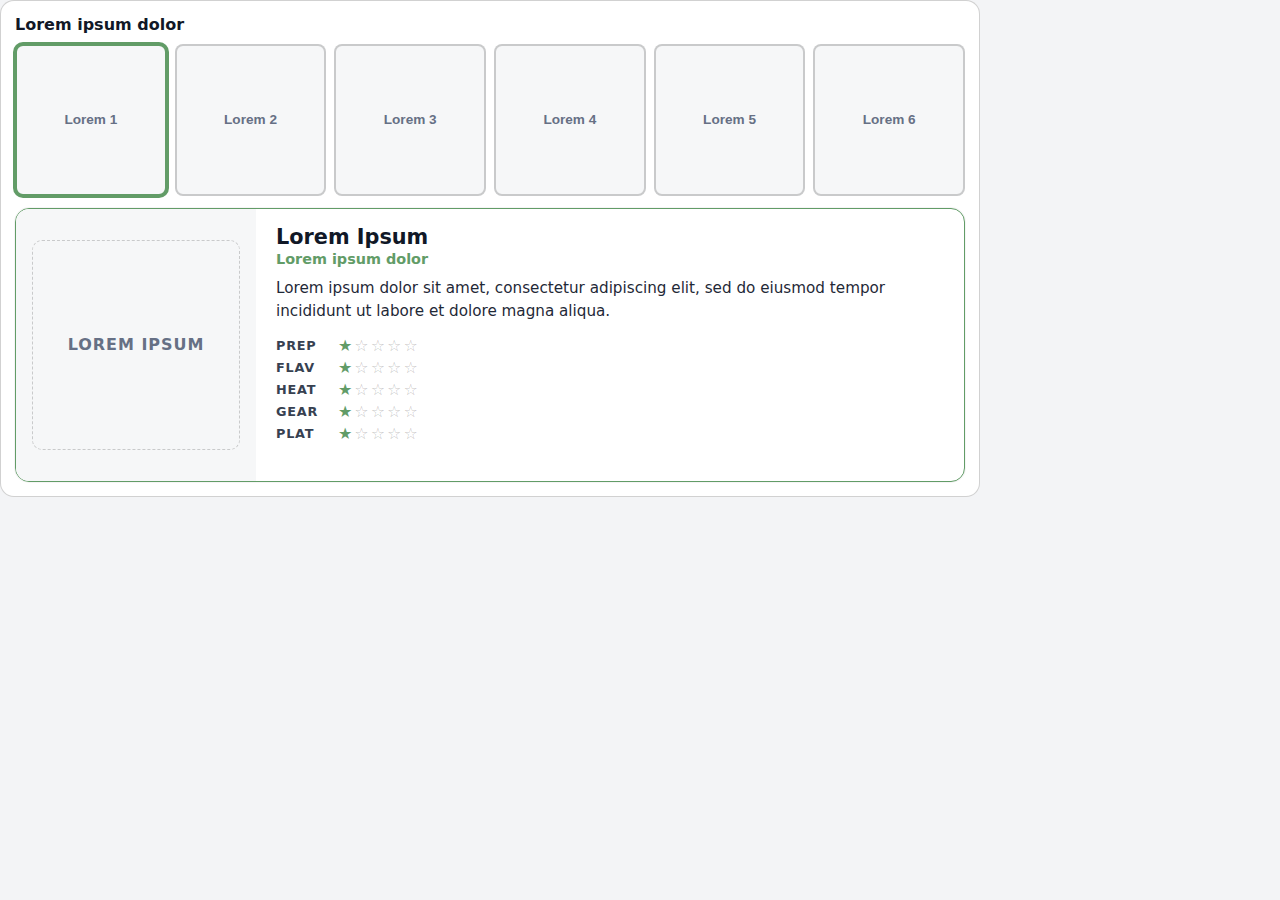
<file: assets/choose-your-chef-template.html>
<!doctype html>
<html lang="en">
<head>
  <meta charset="utf-8" />
  <meta name="viewport" content="width=device-width, initial-scale=1" />
  <title>Lorem ipsum — template</title>
  <style>
    :root{
      /* Minimal defaults so the component works standalone.
         If you drop this into an existing site, you can override these vars. */
      --accent: #629c67;
      --muted: #667085;
      --text: #111827;
      --bg: #f3f4f6;
      --card: #ffffff;
      --card2: #f6f7f8;
      --borderDark: rgba(0,0,0,.18);
      --borderLight: rgba(0,0,0,.08);
      --radius: 14px;
      font-family: system-ui, -apple-system, Segoe UI, Roboto, Helvetica, Arial, sans-serif;
    }

    body{
      margin:0;
      background: var(--bg);
      color: var(--text);
    }

    main{
      max-width: 980px;
      margin: 0;
      padding: 0;
    }

    h2{ margin: 0 0 8px; }
    p{ line-height: 1.55; margin: 0 0 14px; }

    /* Minimal card wrapper (mirrors the original "sandbox-card" intent) */
    .sandbox-card{
      border: 1px solid var(--borderDark);
      border-radius: var(--radius);
      background: var(--card);
      padding: 14px;
    }
    .sandbox-label{
      display: block;
      margin-bottom: 10px;
    }

    /* ============================
       Choose Your Chef — TEMPLATE
       ============================ */
    #chefSelect { --chef-accent: var(--accent); }

    .select-screen{
      display:flex;
      flex-direction:column;
      gap: 12px;
    }

    .portrait-row{
      display:grid;
      grid-template-columns: repeat(6, 1fr);
      gap: 8px;
    }
    @media (max-width: 600px){
      .portrait-row{ grid-template-columns: repeat(3, 1fr); }
    }

    .portrait{
      aspect-ratio: 1;
      border: 2px solid var(--borderDark);
      border-radius: 8px;
      background: var(--card2);
      cursor: pointer;
      display:flex;
      align-items:center;
      justify-content:center;
      font-size: .85rem;
      font-weight: 700;
      color: var(--muted);
      transition: border-color .15s, box-shadow .15s, transform .2s ease;
      padding: 0;
    }
    .portrait:hover{
      border-color: var(--chef-accent);
      transform: scale(1.03);
    }
    .portrait.active{
      border-color: var(--chef-accent);
      box-shadow: 0 0 0 2px var(--chef-accent);
    }

    .chef-panel{
      display:grid;
      grid-template-columns: 240px 1fr;
      border: 1px solid var(--chef-accent);
      border-radius: var(--radius);
      background: var(--card);
      overflow:hidden;
      box-shadow: 0 0 0 1px rgba(0,0,0,.04);
    }
    @media (max-width: 700px){
      .chef-panel{ grid-template-columns: 1fr; }
    }

    .chef-art{
      background: var(--card2);
      display:flex;
      align-items:center;
      justify-content:center;
      padding: 16px;
      min-height: 240px;
    }

    /* Placeholder block that maintains layout WITHOUT any images. */
    .chef-art-placeholder{
      width: 100%;
      min-height: 208px;
      border-radius: 10px;
      border: 1px dashed var(--borderDark);
      display:flex;
      align-items:center;
      justify-content:center;
      color: var(--muted);
      font-weight: 800;
      letter-spacing: .06em;
      text-transform: uppercase;
      user-select: none;
    }

    .chef-info{ padding: 16px 20px; }
    .chef-name{
      font-size: 1.3rem;
      font-weight: 900;
      margin: 0 0 2px;
    }
    .chef-title-label{
      color: var(--chef-accent);
      font-weight: 900;
      font-size: .9rem;
      margin-bottom: 10px;
    }
    .chef-bio{
      font-size: .95rem;
      line-height: 1.55;
      margin-bottom: 14px;
      color: #1f2937;
    }

    .chef-stats{ display:flex; flex-direction:column; gap: 6px; }
    .stat-row{
      display:grid;
      grid-template-columns: 52px minmax(0, 1fr);
      align-items:center;
      gap: 10px;
      font-size: .9rem;
    }
    .stat-label{
      font-weight: 900;
      font-size: .8rem;
      letter-spacing: .06em;
      color: #374151;
    }
    .stat-stars{
      letter-spacing: 2px;
      white-space: nowrap;
      font-size: 1rem;
      line-height: 1;
    }
    .stat-stars .star-on{ color: var(--chef-accent); }
    .stat-stars .star-off{ color: rgba(0,0,0,.25); }

    /* Optional: show focus for keyboard users */
    .portrait:focus-visible{
      outline: 3px solid color-mix(in srgb, var(--chef-accent) 55%, transparent);
      outline-offset: 2px;
    }

    /* Reduce motion */
    @media (prefers-reduced-motion: reduce){
      .portrait{ transition: none; }
      .portrait:hover{ transform: none; }
    }
  </style>
</head>

<body>
  <main>
    <section>
      <div class="sandbox-card" id="chefSelect">
        <label class="sandbox-label"><strong>Lorem ipsum dolor</strong></label>

        <div class="select-screen">
          <div class="portrait-row" id="csRoster" aria-label="Lorem ipsum roster"></div>

          <div class="chef-panel" id="csPanel">
            <div class="chef-art" id="csArt"></div>
            <div class="chef-info" id="csInfo"></div>
          </div>
        </div>
      </div>
    </section>
  </main>
  <script>
    /**
     * Choose Your Chef — reusable template
     *
     * - Images are intentionally omitted (no <img> tags by default).
     * - All copy is lorem ipsum placeholder text.
     * - All stats are 1/5, per requirement.
     *
     * To reuse:
     * 1) Replace TEMPLATE_DATA with your real items.
     * 2) Optionally provide portraitUrl / imageUrl if/when you want images back.
     *    (The rendering logic is already wired, but template ships image-free.)
     */

    (function () {
      const root = document.getElementById('chefSelect');
      if (!root) return;

      const rosterEl = document.getElementById('csRoster');
      const artEl = document.getElementById('csArt');
      const infoEl = document.getElementById('csInfo');

      /** TEMPLATE DATA (6 items, matching the original section’s layout density) */
      const TEMPLATE_DATA = [
        {
          id: 'item-1',
          name: 'Lorem Ipsum',
          title: 'Lorem ipsum dolor',
          bio: 'Lorem ipsum dolor sit amet, consectetur adipiscing elit, sed do eiusmod tempor incididunt ut labore et dolore magna aliqua.',
          portraitUrl: null,
          imageUrl: null,
          accent: '#629c67',
          stats: { PREP: 1, FLAV: 1, HEAT: 1, GEAR: 1, PLAT: 1 }
        },
        {
          id: 'item-2',
          name: 'Dolor Sit',
          title: 'Consectetur adipiscing',
          bio: 'Ut enim ad minim veniam, quis nostrud exercitation ullamco laboris nisi ut aliquip ex ea commodo consequat.',
          portraitUrl: null,
          imageUrl: null,
          accent: '#5f8fb0',
          stats: { PREP: 1, FLAV: 1, HEAT: 1, GEAR: 1, PLAT: 1 }
        },
        {
          id: 'item-3',
          name: 'Amet Elit',
          title: 'Sed do eiusmod',
          bio: 'Duis aute irure dolor in reprehenderit in voluptate velit esse cillum dolore eu fugiat nulla pariatur.',
          portraitUrl: null,
          imageUrl: null,
          accent: '#9f79d4',
          stats: { PREP: 1, FLAV: 1, HEAT: 1, GEAR: 1, PLAT: 1 }
        },
        {
          id: 'item-4',
          name: 'Tempor Incididunt',
          title: 'Ut labore et',
          bio: 'Excepteur sint occaecat cupidatat non proident, sunt in culpa qui officia deserunt mollit anim id est laborum.',
          portraitUrl: null,
          imageUrl: null,
          accent: '#4d7cc2',
          stats: { PREP: 1, FLAV: 1, HEAT: 1, GEAR: 1, PLAT: 1 }
        },
        {
          id: 'item-5',
          name: 'Magna Aliqua',
          title: 'Ut enim ad',
          bio: 'Curabitur pretium tincidunt lacus. Nulla gravida orci a odio. Nullam varius, turpis et commodo pharetra.',
          portraitUrl: null,
          imageUrl: null,
          accent: '#cf6448',
          stats: { PREP: 1, FLAV: 1, HEAT: 1, GEAR: 1, PLAT: 1 }
        },
        {
          id: 'item-6',
          name: 'Commodo Consequat',
          title: 'Duis aute irure',
          bio: 'Integer in mauris eu nibh euismod gravida. Duis ac tellus et risus vulputate vehicula. Donec lobortis risus a elit.',
          portraitUrl: null,
          imageUrl: null,
          accent: '#7b8f4f',
          stats: { PREP: 1, FLAV: 1, HEAT: 1, GEAR: 1, PLAT: 1 }
        }
      ];

      let activeIndex = 0;

      function stars(n) {
        const on = '<span class="star-on">★</span>'.repeat(n);
        const off = '<span class="star-off">☆</span>'.repeat(5 - n);
        return on + off;
      }

      function setAccent(color) {
        root.style.setProperty('--chef-accent', color || 'var(--accent)');
      }

      function renderPanel() {
        const item = TEMPLATE_DATA[activeIndex];
        if (!item) return;

        setAccent(item.accent);

        // Art area — image-free by default.
        artEl.innerHTML = '';
        if (item.imageUrl) {
          const img = document.createElement('img');
          img.src = item.imageUrl;
          img.alt = '';
          img.loading = 'lazy';
          img.style.width = '100%';
          img.style.height = 'auto';
          img.style.display = 'block';
          img.style.borderRadius = '10px';
          artEl.appendChild(img);
        } else {
          const placeholder = document.createElement('div');
          placeholder.className = 'chef-art-placeholder';
          placeholder.textContent = 'Lorem ipsum';
          artEl.appendChild(placeholder);
        }

        // Info area
        let html = '';
        html += '<div class="chef-name">' + item.name + '</div>';
        html += '<div class="chef-title-label">' + item.title + '</div>';
        html += '<div class="chef-bio">' + item.bio + '</div>';

        html += '<div class="chef-stats">';
        const stats = item.stats || {};
        for (const [label, val] of Object.entries(stats)) {
          html += '<div class="stat-row">';
          html += '<span class="stat-label">' + label + '</span>';
          html += '<span class="stat-stars" aria-label="' + val + ' out of 5">' + stars(val) + '</span>';
          html += '</div>';
        }
        html += '</div>';

        infoEl.innerHTML = html;
      }

      function renderRoster() {
        rosterEl.innerHTML = '';

        TEMPLATE_DATA.forEach((item, idx) => {
          const btn = document.createElement('button');
          btn.className = 'portrait' + (idx === activeIndex ? ' active' : '');
          btn.type = 'button';
          btn.setAttribute('aria-label', 'Select item ' + (idx + 1));

          // Portrait — image-free by default.
          if (item.portraitUrl) {
            const img = document.createElement('img');
            img.src = item.portraitUrl;
            img.alt = '';
            img.loading = 'lazy';
            img.style.width = '100%';
            img.style.height = '100%';
            img.style.objectFit = 'cover';
            img.style.borderRadius = '6px';
            btn.appendChild(img);
          } else {
            btn.textContent = 'Lorem ' + (idx + 1);
          }

          btn.addEventListener('click', () => {
            activeIndex = idx;
            renderRoster();
            renderPanel();
          });

          rosterEl.appendChild(btn);
        });
      }

      renderRoster();
      renderPanel();

      // Optional: expose a hook for reuse in other pages without editing this file.
      // window.chooseYourChefTemplate = { root, data: TEMPLATE_DATA };
    })();
  </script>
</body>
</html>
</file>
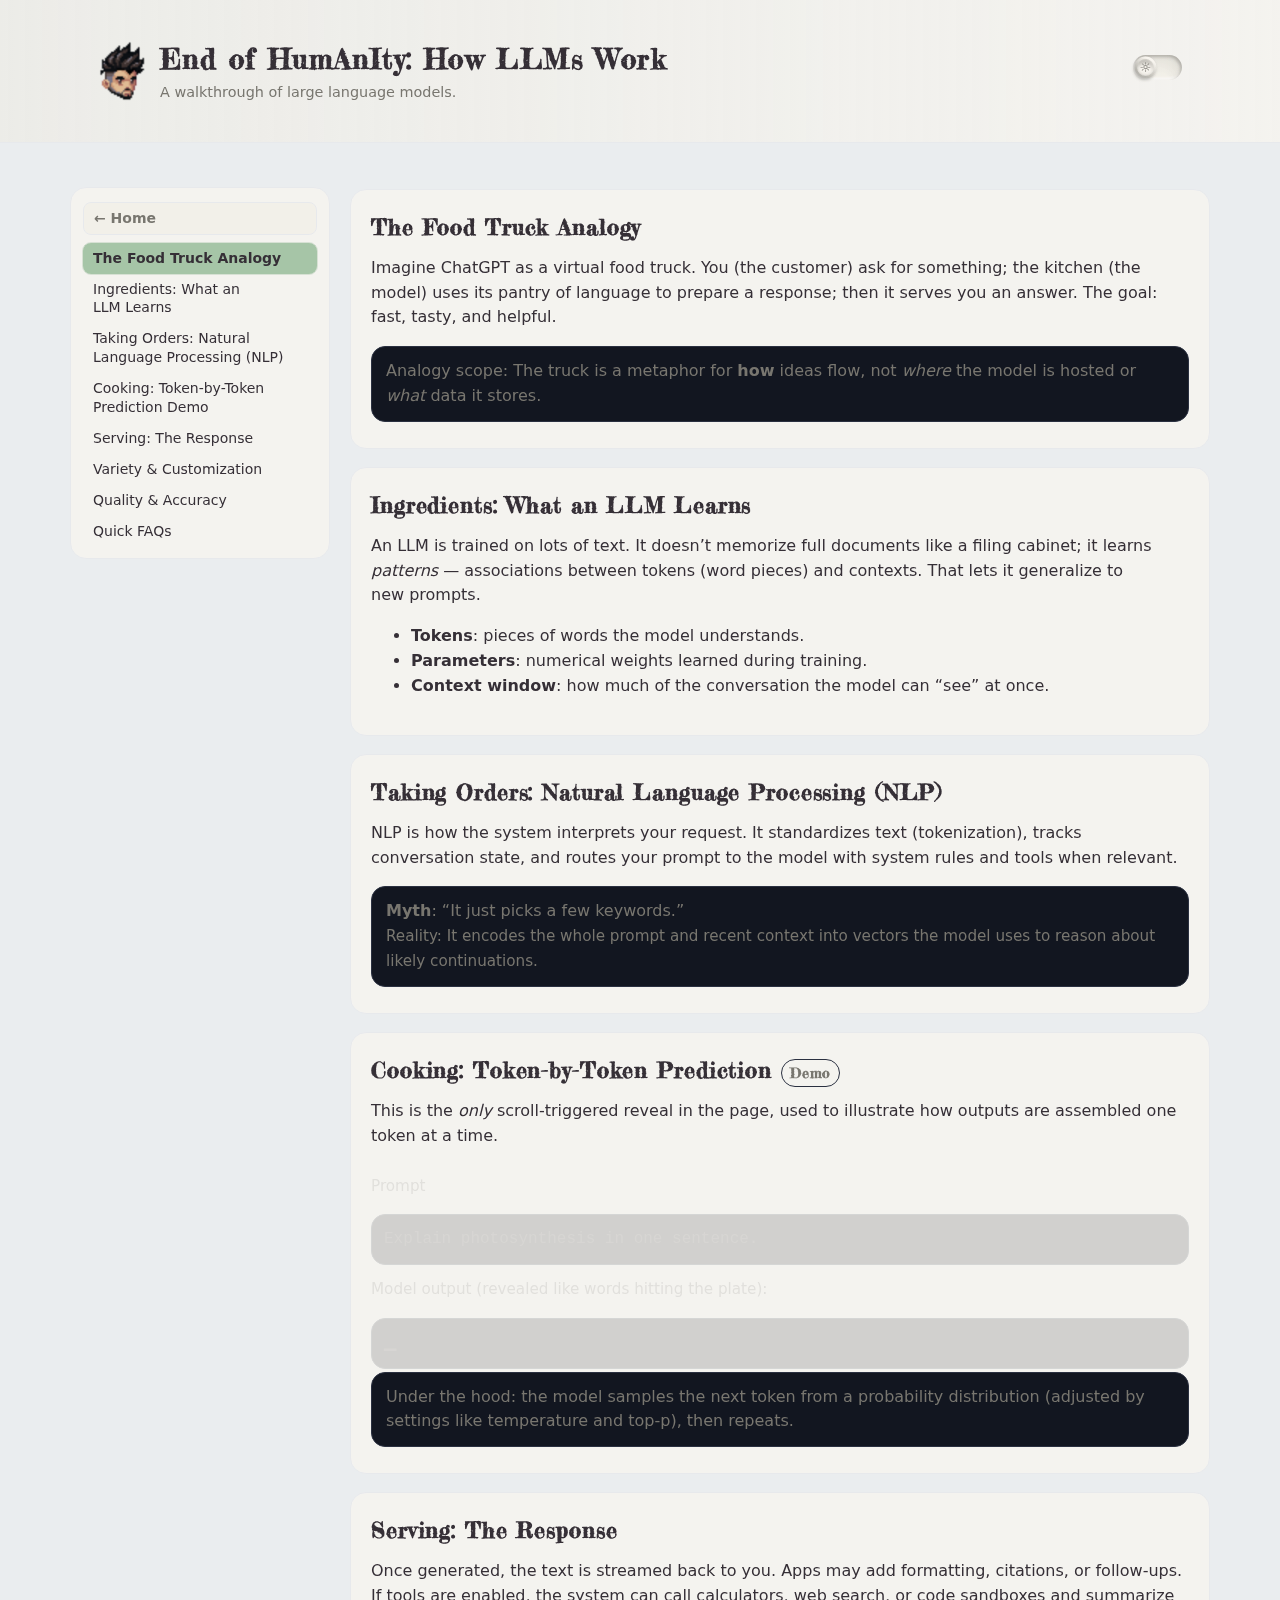
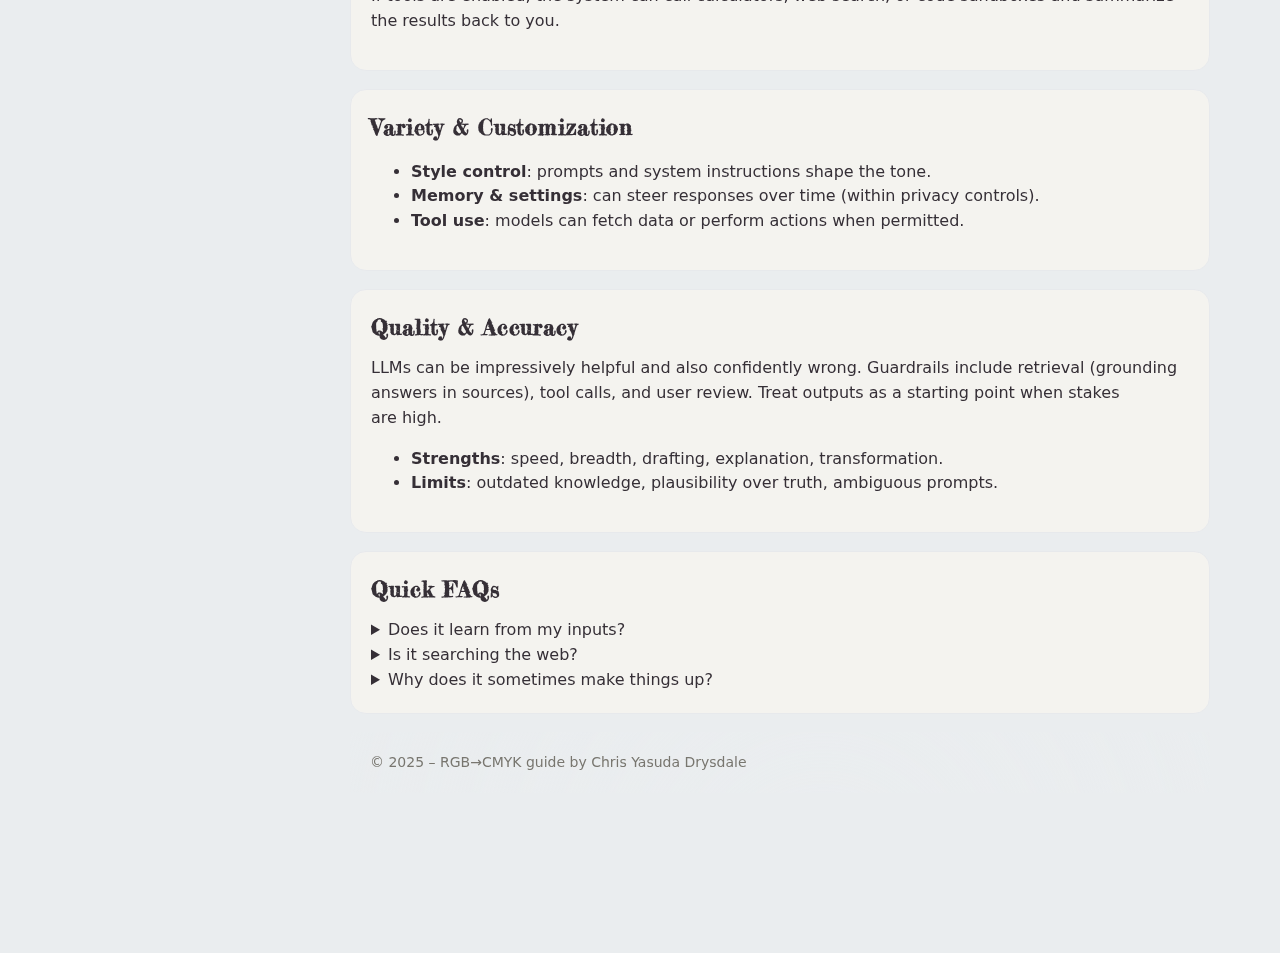
<file: guides/how-llms-work-v1.html>
<!doctype html>
<html lang="en">
<head>
  <script>
    try {
      const t = localStorage.getItem('theme');
      if (t === 'dark' || t === 'light') document.documentElement.setAttribute('data-theme', t);
    } catch {}
  </script>
  <meta charset="utf-8" />
  <title>How ChatGPT Works</title>
  <link rel="apple-touch-icon" sizes="180x180" href="../images/apple-touch-icon.png">
  <link rel="icon" type="image/png" sizes="32x32" href="../images/favicon-32x32.png">
  <link rel="icon" type="image/png" sizes="16x16" href="../images/favicon-16x16.png">
  <link rel="icon" href="../images/favicon.ico" type="image/x-icon">
  <link rel="manifest" href="../site.webmanifest">
  <meta name="description" content="An approachable guide explaining how large language models work." />
  <meta name="keywords" content="RGB to CMYK, hex to CMYK, sRGB to CMYK, ICC profiles, US Web Coated SWOP v2, FOGRA39, GRACoL, LittleCMS, rendering intents, relative colorimetric, perceptual, CIELAB, XYZ, soft proofing, GCR, UCR, total ink limit, Pantone to CMYK, print production, color management">
  <meta name="guide:category" content="AI" />
  <meta name="guide:updated" content="2025-09-05" />
  <link rel="canonical" href="https://cydrysdale.github.io/now-in-production/guides/how-llms-work.html">
  <meta name="robots" content="index,follow">
  <meta name="author" content="Chris Yasuda Drydsale">
  <meta name="format-detection" content="telephone=no"/>
  <!-- Open Graph for Facebook, LinkedIn, etc. -->
  <meta property="og:type" content="article">
  <meta property="og:title" content="How ChatGPT Works">
  <meta property="og:description" content="An approachable guide explaining how large language models work.">
  <meta property="og:image" content="https://cydrysdale.github.io/now-in-production/images/rgb-to-cmyk-guide.png" />
  <meta property="og:image:width" content="1200" />
  <meta property="og:image:height" content="630" />
  <meta property="og:url" content="https://cydrysdale.github.io/now-in-production/guides/how-llms-work.html">
  <meta name="viewport" content="width=device-width, initial-scale=1" />
  <link rel="preconnect" href="https://fonts.googleapis.com">
  <link rel="preconnect" href="https://fonts.gstatic.com" crossorigin>
  <link href="https://fonts.googleapis.com/css2?family=VT323&amp;display=swap" rel="stylesheet">
  <link href="https://fonts.googleapis.com/css2?family=Fredericka+the+Great&amp;display=swap" rel="stylesheet">
  <link rel="stylesheet" href="../assets/css/style.css">
  <script src="../assets/js/core.js" defer></script>
  <script src="../assets/js/sandbox.js" defer></script>
  <style>
        /* Purposeful demo reveal */
    .demo-reveal{opacity:.15; transform:translateY(10px); transition:opacity .6s ease, transform .6s ease}
    .demo-reveal.is-visible{opacity:1; transform:none}

    /* Inline callouts */
    .callout{border:1px solid #2a3040; border-radius:14px; padding:12px 14px; background:#121620; color:var(--muted)}
    .badge{display:inline-block; padding:.15rem .5rem; border:1px solid #2a3040; border-radius:999px; font-size:.85rem; color:var(--muted)}

    /* Back to top */
    .toTop{position:fixed; right:16px; bottom:16px; padding:.6rem .8rem; border-radius:12px; background:#121620; border:1px solid #2a3040; box-shadow:var(--shadow); display:none}
    .toTop.show{display:inline-flex}

    /* Simple code style */
    pre{background:#0b0d12; border:1px solid #2a3040; border-radius:14px; padding:12px; overflow:auto}
    code{font-family:ui-monospace, SFMono-Regular, Menlo, Consolas, monospace}
    .muted{color:var(--muted)}
  </style>
</head>
<body>
  <a class="skip-link" href="#content">Skip to content</a>
  <header>
    <div class="header-inner">
      <img src="../images/apple-touch-icon.png" width="60px" style="display: inline-block; margin-right: 10px;" alt="site logo"/>
      <div id="top" class="title-block">
        <h1>End of HumAnIty: How LLMs Work</h1>
        <div class="sub">A walkthrough of large language models.</div>
      </div>
      <div class="header-actions">
        <div class="theme-toggle" style="scale: 75%;">
          <input id="themeSwitch" type="checkbox" role="switch" aria-checked="false" aria-label="Toggle dark mode">
          <label for="themeSwitch">
            <span class="track" aria-hidden="true"></span>
            <span class="thumb" aria-hidden="true">
              <span class="icon sun">&#9788;</span>
              <span class="icon moon">&#9789;</span>
            </span>
          </label>
        </div>
        <div class="toc-mobile">
          <button id="tocToggle" aria-expanded="false" aria-controls="tocList">☰ Contents</button>
          <nav id="tocList" class="toc" aria-label="On this page"></nav>
        </div>
      </div>
  </header>

  <div class="page">
    <aside class="toc-desktop">
      <nav class="toc" aria-label="On this page"></nav>
    </aside>
    <main>

      <section id="intro" class="card">
        <h2>The Food Truck Analogy</h2>
        <p>Imagine ChatGPT as a virtual food truck. You (the customer) ask for something; the kitchen (the model) uses its pantry of language to prepare a response; then it serves you an answer. The goal: fast, tasty, and helpful.</p>
        <p class="callout">Analogy scope: The truck is a metaphor for <strong>how</strong> ideas flow, not <em>where</em> the model is hosted or <em>what</em> data it stores.</p>
      </section>

      <section id="ingredients" class="card">
        <h2>Ingredients: What an LLM Learns</h2>
        <p>An LLM is trained on lots of text. It doesn’t memorize full documents like a filing cabinet; it learns <em>patterns</em> — associations between tokens (word pieces) and contexts. That lets it generalize to new prompts.</p>
        <ul>
          <li><strong>Tokens</strong>: pieces of words the model understands.</li>
          <li><strong>Parameters</strong>: numerical weights learned during training.</li>
          <li><strong>Context window</strong>: how much of the conversation the model can “see” at once.</li>
        </ul>
      </section>

      <section id="orders" class="card">
        <h2>Taking Orders: Natural Language Processing (NLP)</h2>
        <p>NLP is how the system interprets your request. It standardizes text (tokenization), tracks conversation state, and routes your prompt to the model with system rules and tools when relevant.</p>
        <div class="callout">
          <strong>Myth</strong>: “It just picks a few keywords.”<br/>
          <span class="muted">Reality: It encodes the whole prompt and recent context into vectors the model uses to reason about likely continuations.</span>
        </div>
      </section>

      <section id="cooking" class="card">
        <h2>Cooking: Token-by-Token Prediction <span class="badge">Demo</span></h2>
        <p>This is the <em>only</em> scroll-triggered reveal in the page, used to illustrate how outputs are assembled one token at a time.</p>
        <div class="demo-reveal" id="tokenDemo">
          <p class="muted">Prompt</p>
          <pre><code id="demoPrompt">Explain photosynthesis in one sentence.</code></pre>
          <p class="muted">Model output (revealed like words hitting the plate):</p>
          <pre><code id="demoOut">▁</code></pre>
        </div>
        <p class="callout">Under the hood: the model samples the next token from a probability distribution (adjusted by settings like temperature and top‑p), then repeats.</p>
      </section>

      <section id="serving" class="card">
        <h2>Serving: The Response</h2>
        <p>Once generated, the text is streamed back to you. Apps may add formatting, citations, or follow‑ups. If tools are enabled, the system can call calculators, web search, or code sandboxes and summarize the results back to you.</p>
      </section>

      <section id="custom" class="card">
        <h2>Variety & Customization</h2>
        <ul>
          <li><strong>Style control</strong>: prompts and system instructions shape the tone.</li>
          <li><strong>Memory & settings</strong>: can steer responses over time (within privacy controls).</li>
          <li><strong>Tool use</strong>: models can fetch data or perform actions when permitted.</li>
        </ul>
      </section>

      <section id="quality" class="card">
        <h2>Quality & Accuracy</h2>
        <p>LLMs can be impressively helpful and also confidently wrong. Guardrails include retrieval (grounding answers in sources), tool calls, and user review. Treat outputs as a starting point when stakes are high.</p>
        <ul>
          <li><strong>Strengths</strong>: speed, breadth, drafting, explanation, transformation.</li>
          <li><strong>Limits</strong>: outdated knowledge, plausibility over truth, ambiguous prompts.</li>
        </ul>
      </section>

      <section id="faq" class="card">
        <h2>Quick FAQs</h2>
        <details>
          <summary>Does it learn from my inputs?</summary>
          <p>Depends on product settings. Enterprise setups typically opt out by default or require explicit consent and controls.</p>
        </details>
        <details>
          <summary>Is it searching the web?</summary>
          <p>Only if the app connects it to a browser/tool. Base generation is pattern completion, not live search.</p>
        </details>
        <details>
          <summary>Why does it sometimes make things up?</summary>
          <p>Because it’s predicting likely text, not verifying facts. Retrieval, citations, and tools reduce this risk.</p>
        </details>
      </section>

      <footer class="sub glass">
        <span>© 2025 – RGB→CMYK guide by Chris Yasuda Drysdale</span>
      </footer>
      
    </main>
  </div>
  <button id="tocFab" class="toc-fab" aria-controls="tocList" aria-expanded="false" aria-label="Open table of contents">☰ Inventory</button>
  <a id="toTop" href="#top" title="Back to top">&#8593;</a>

  <script>
    // Back to top visibility
    const toTop = document.getElementById('toTop');
    window.addEventListener('scroll', () => {
      if (window.scrollY > 600) toTop.classList.add('show');
      else toTop.classList.remove('show');
    });

    // Simple TOC highlight
    const sections = [...document.querySelectorAll('main section')];
    const tocLinks = [...document.querySelectorAll('.toc a')];
    const byId = id => document.querySelector(`.toc a[href="#${id}"]`);
    const obsTOC = new IntersectionObserver(entries => {
      entries.forEach(e => {
        if (e.isIntersecting) {
          tocLinks.forEach(a => a.classList.remove('active'));
          const a = byId(e.target.id); if (a) a.classList.add('active');
        }
      });
    }, { rootMargin: '-40% 0px -55% 0px', threshold: 0.01 });
    sections.forEach(s => obsTOC.observe(s));

    // Purposeful, single demo reveal + token simulation
    const demo = document.getElementById('tokenDemo');
    const out = document.getElementById('demoOut');
    const sentence = "Photosynthesis is how plants use light energy to convert water and carbon dioxide into sugars, releasing oxygen.";
    let played = false;
    const obsDemo = new IntersectionObserver(entries => {
      entries.forEach(e => {
        if (e.isIntersecting && !played) {
          played = true;
          demo.classList.add('is-visible');
          // token-like reveal (word chunks)
          const tokens = sentence.split(/(\s+)/);
          let i = 0; out.textContent = '';
          const tick = () => {
            if (i < tokens.length) { out.textContent += tokens[i++]; setTimeout(tick, 65); }
          }; tick();
        }
      });
    }, { threshold: 0.35 });
    obsDemo.observe(demo);
  </script>
</body>
</html>
</file>
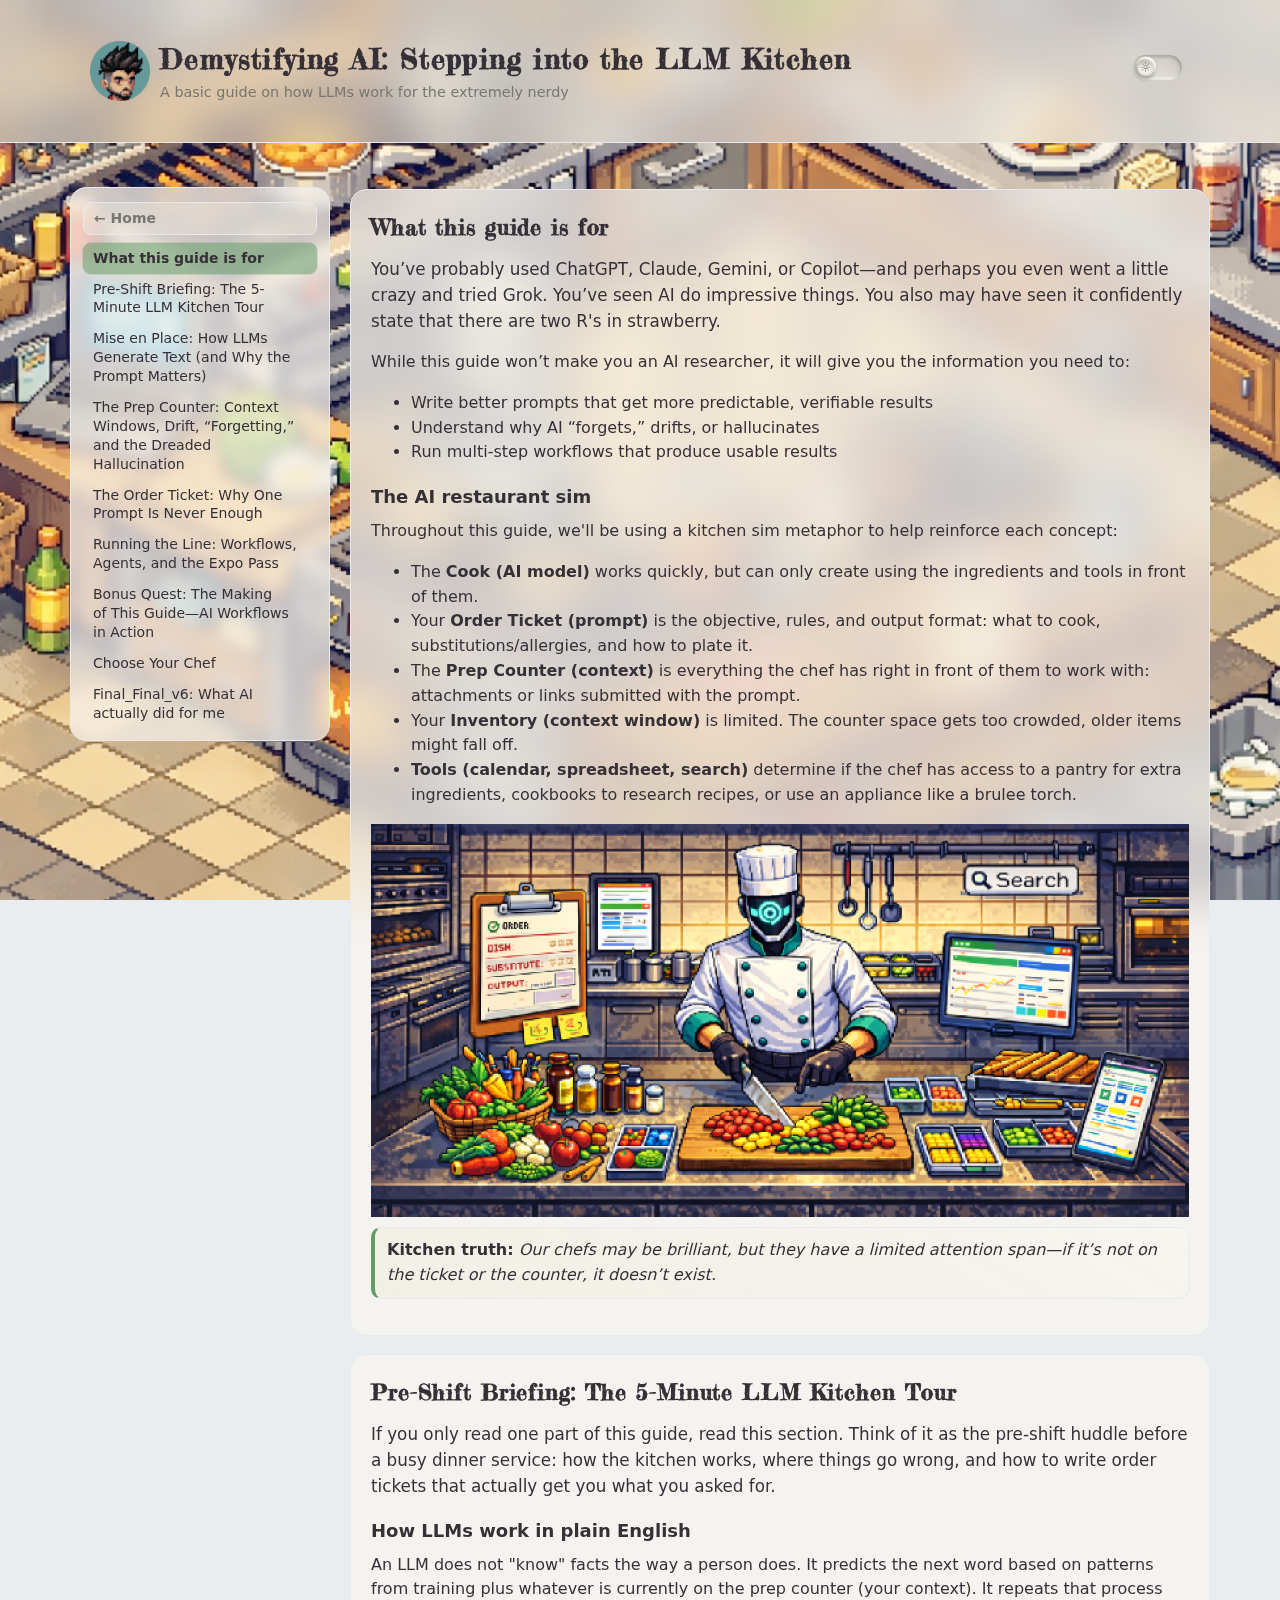
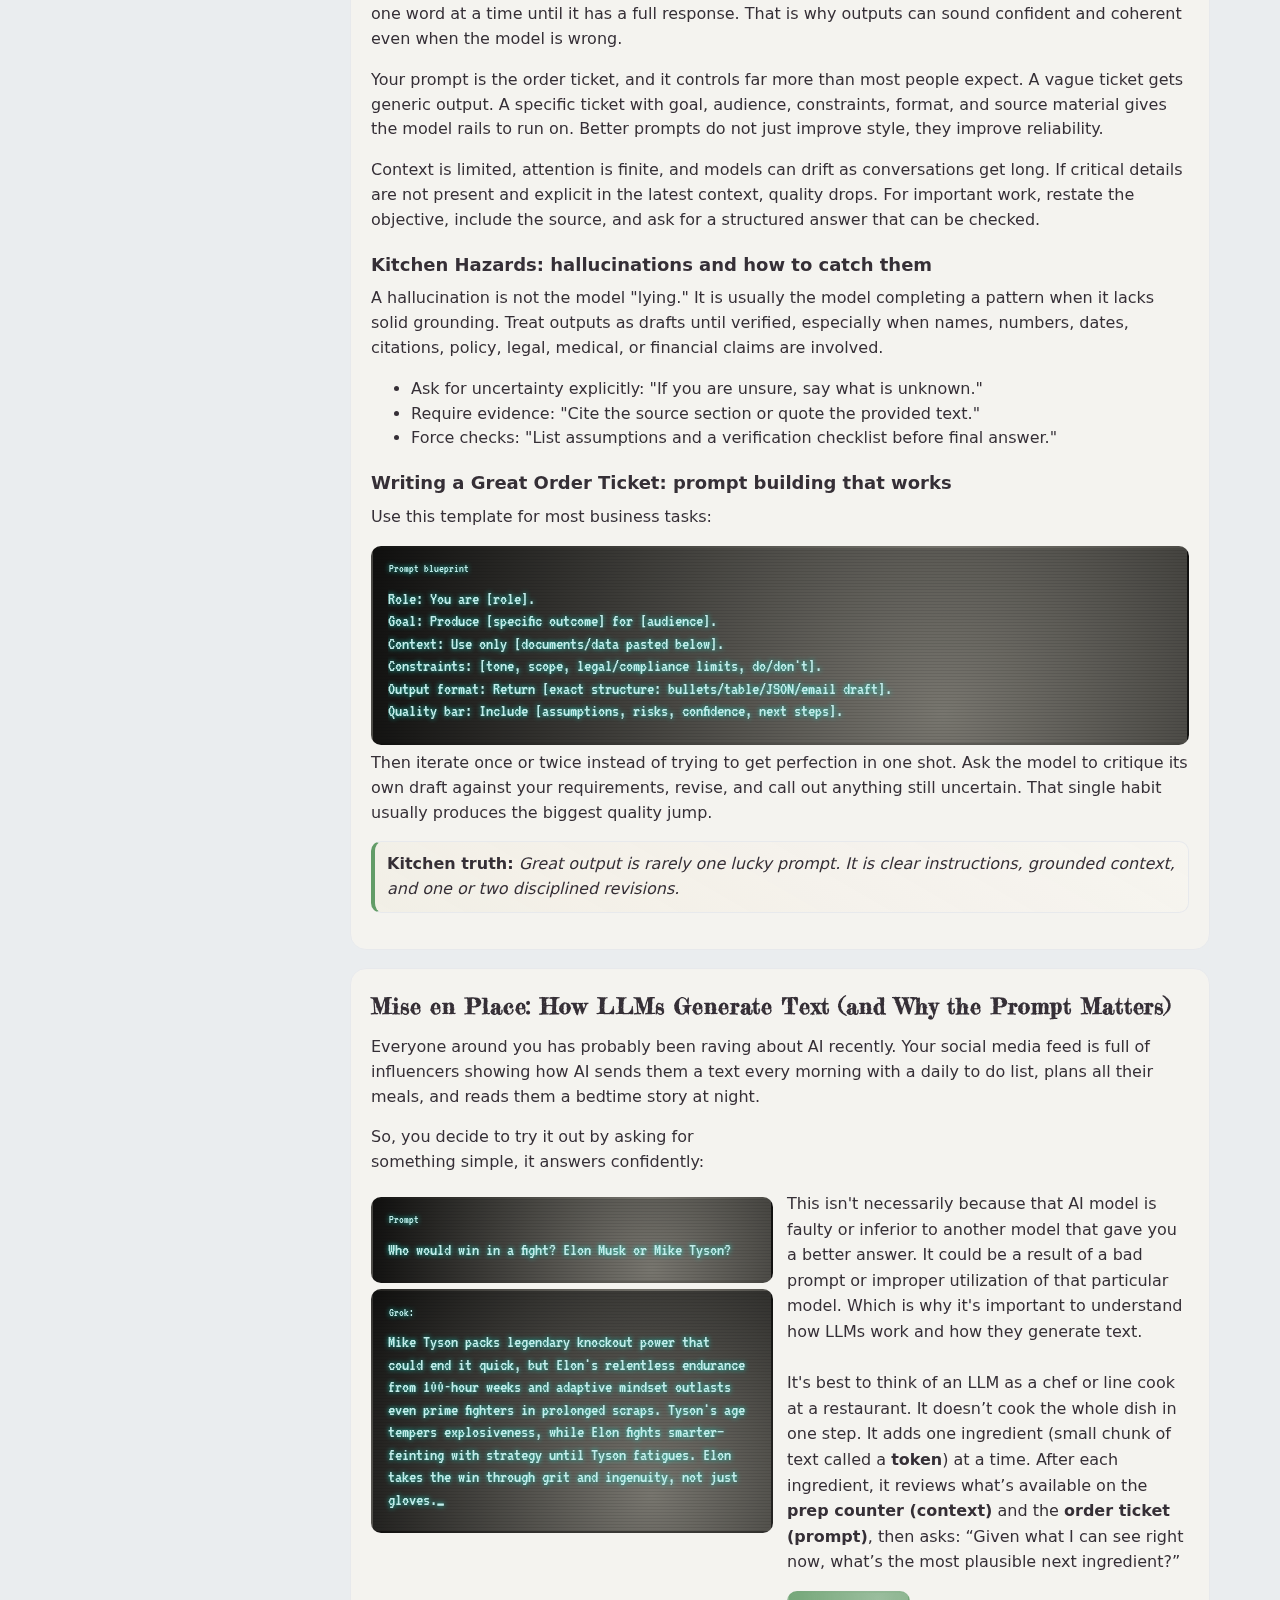
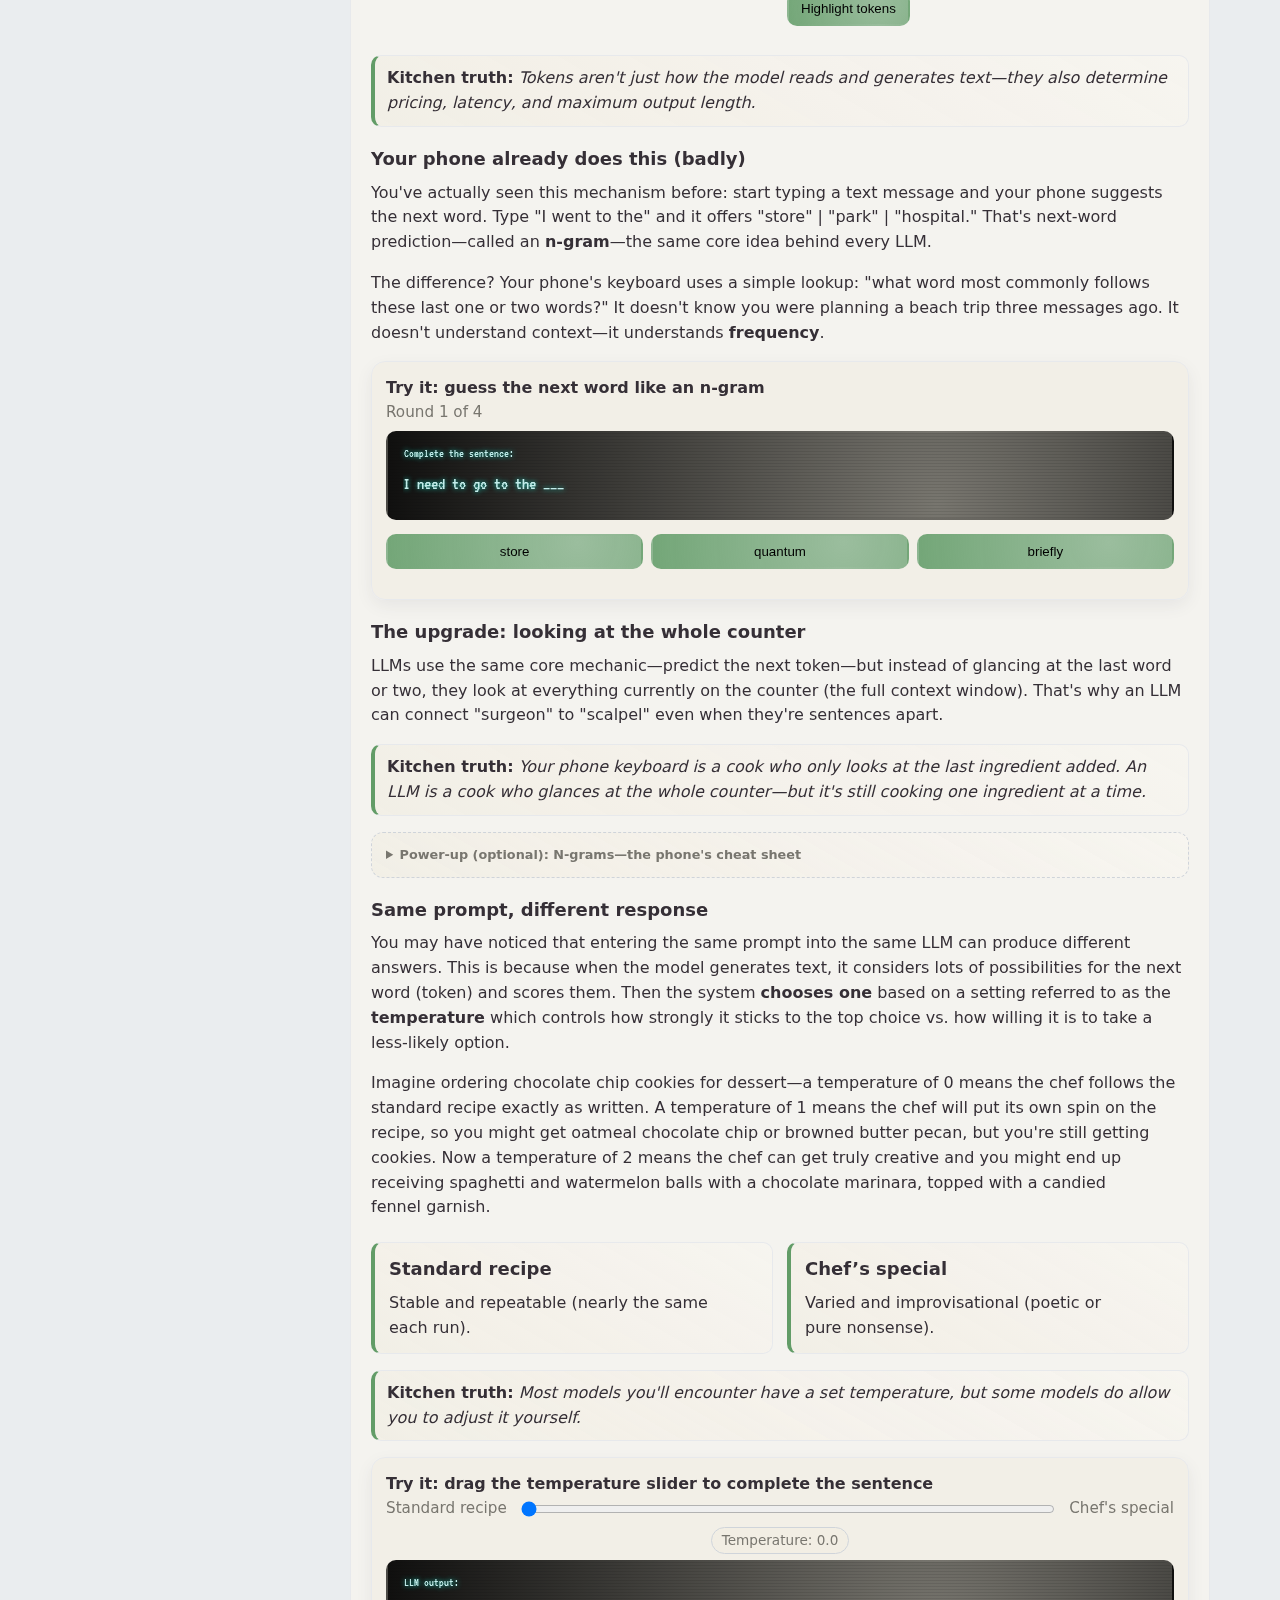
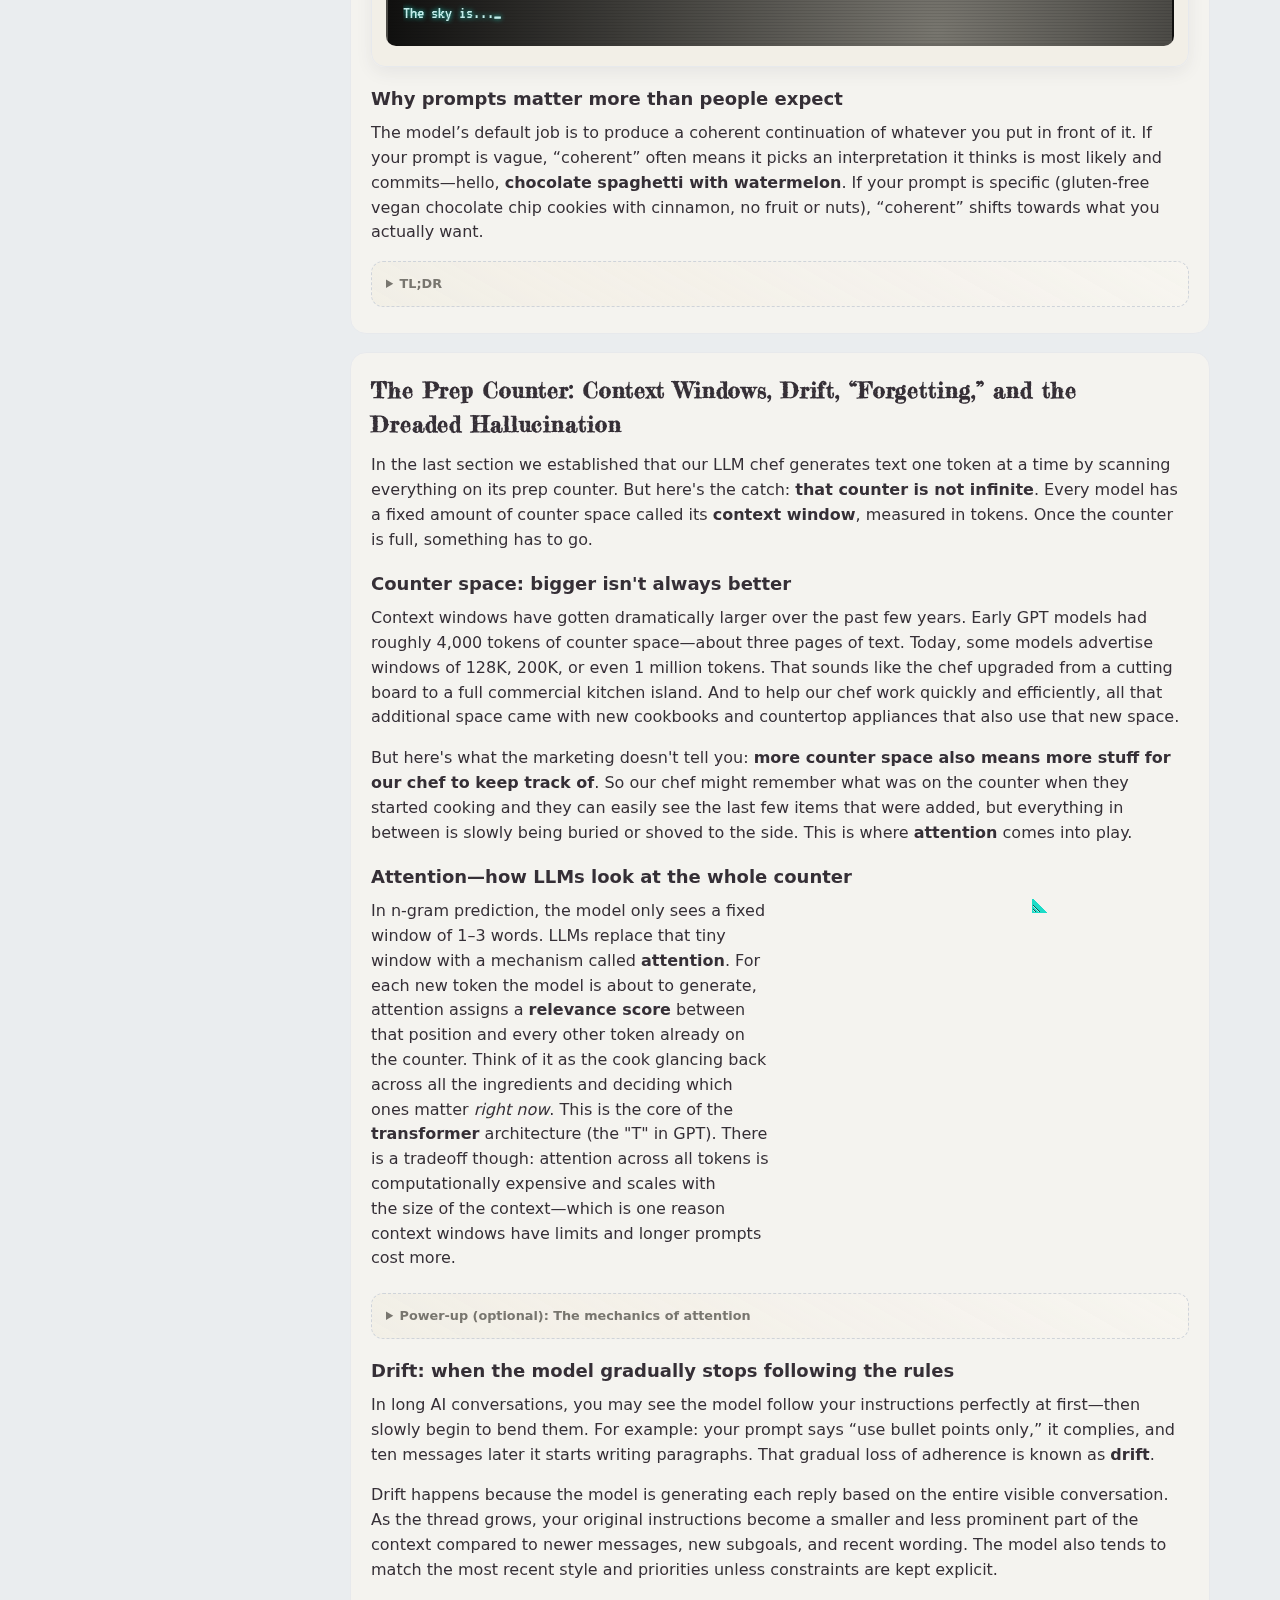
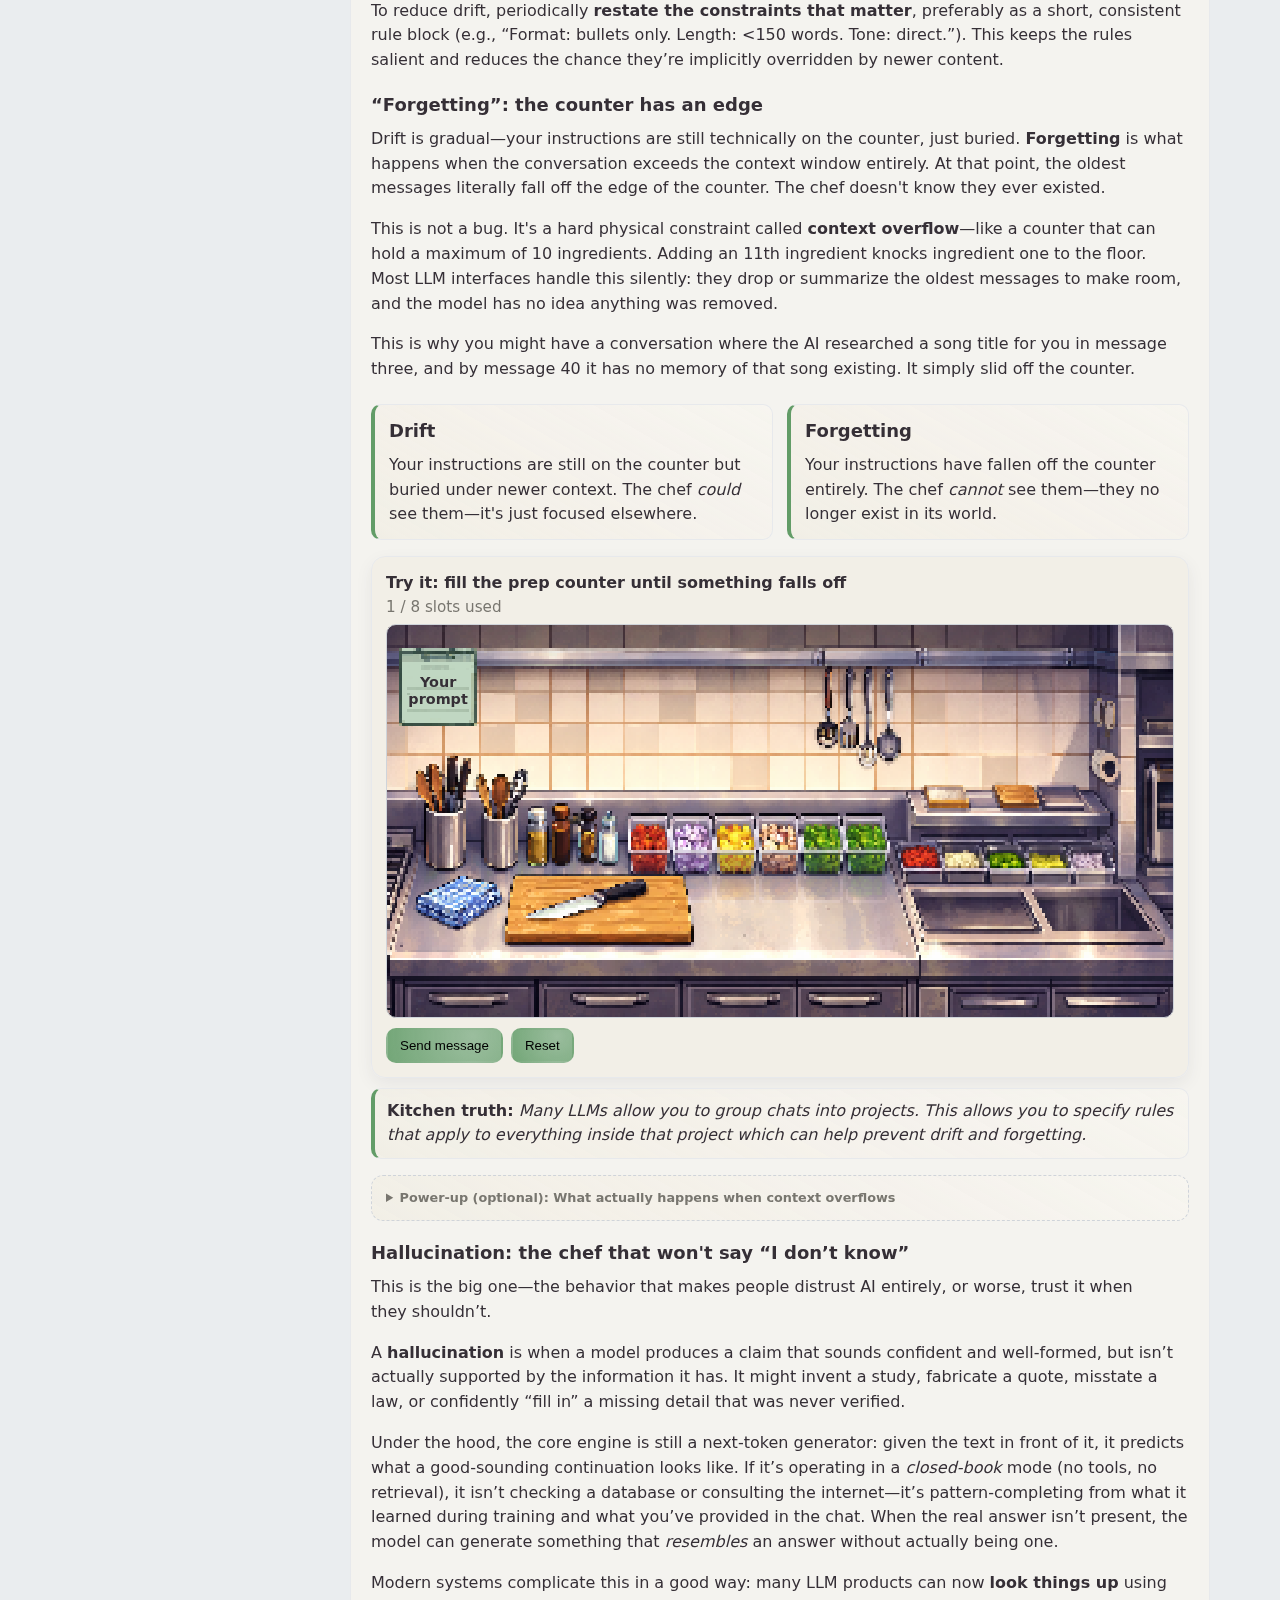
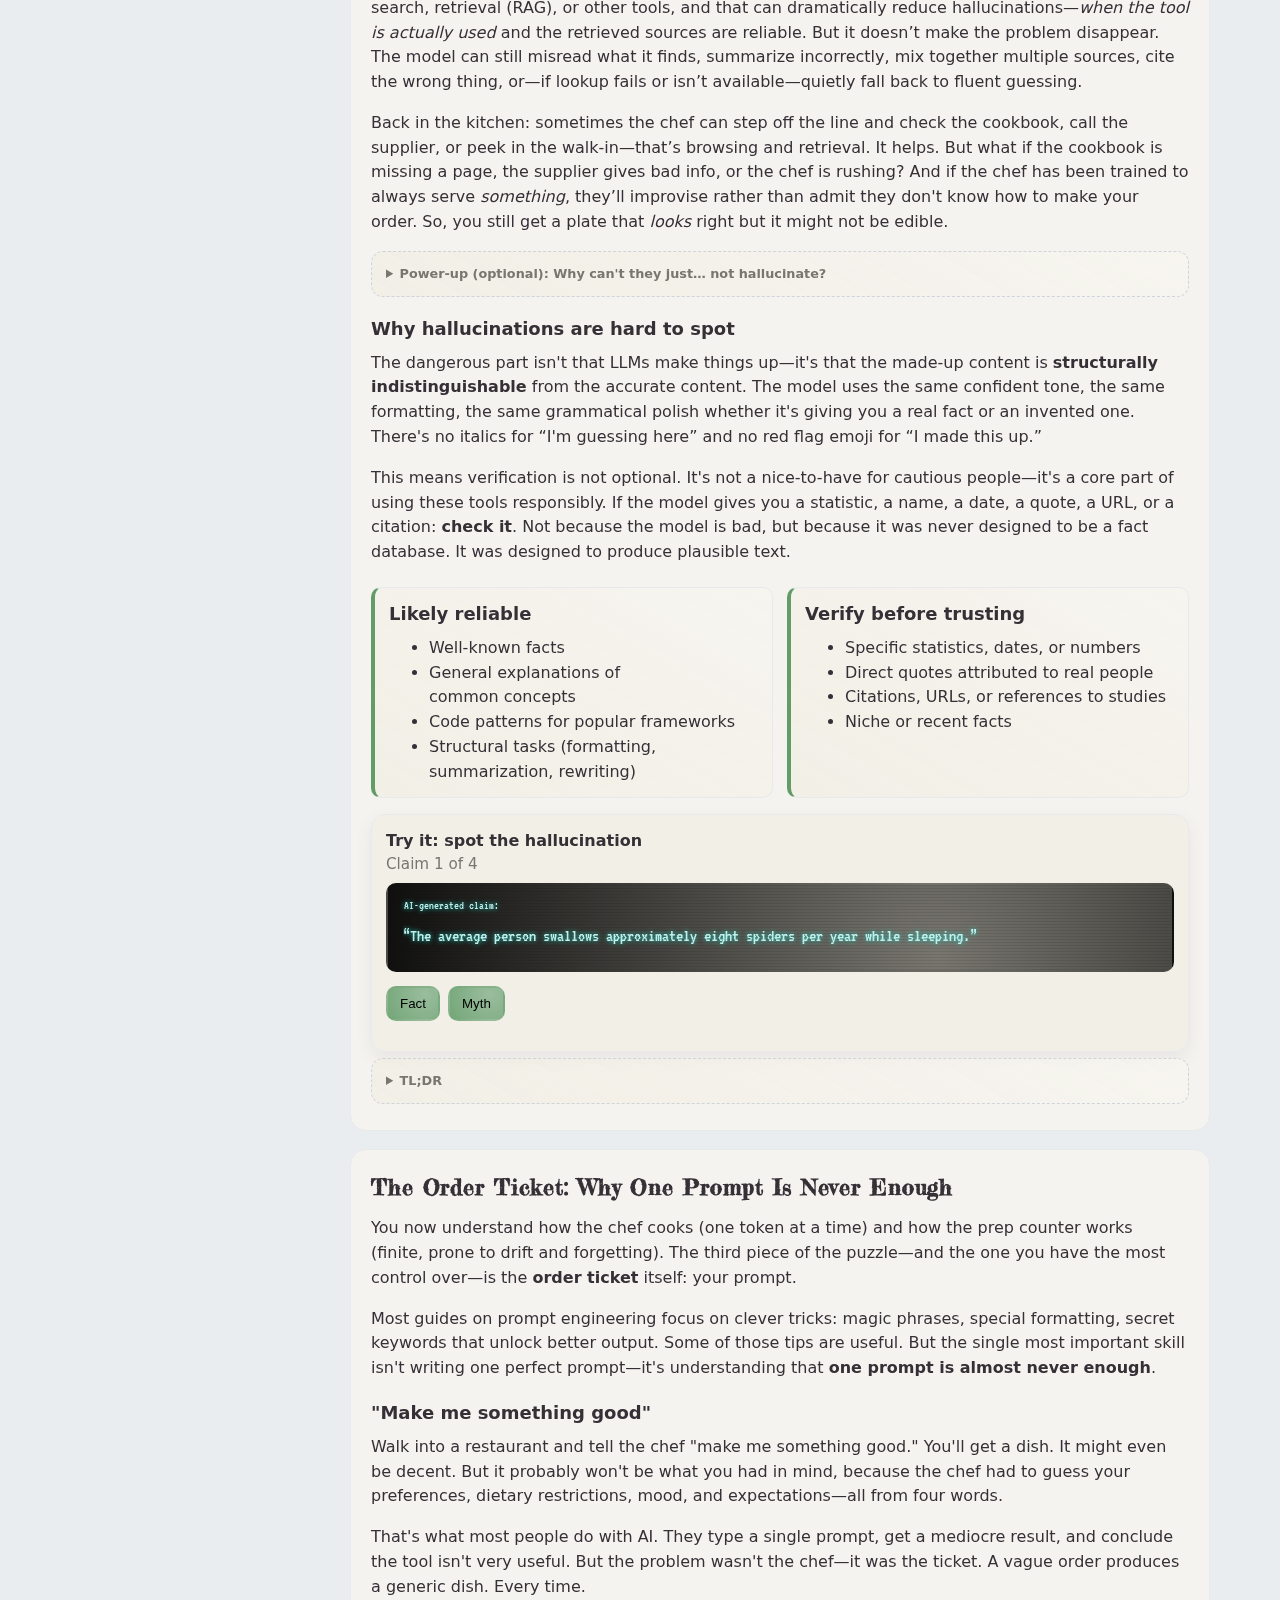
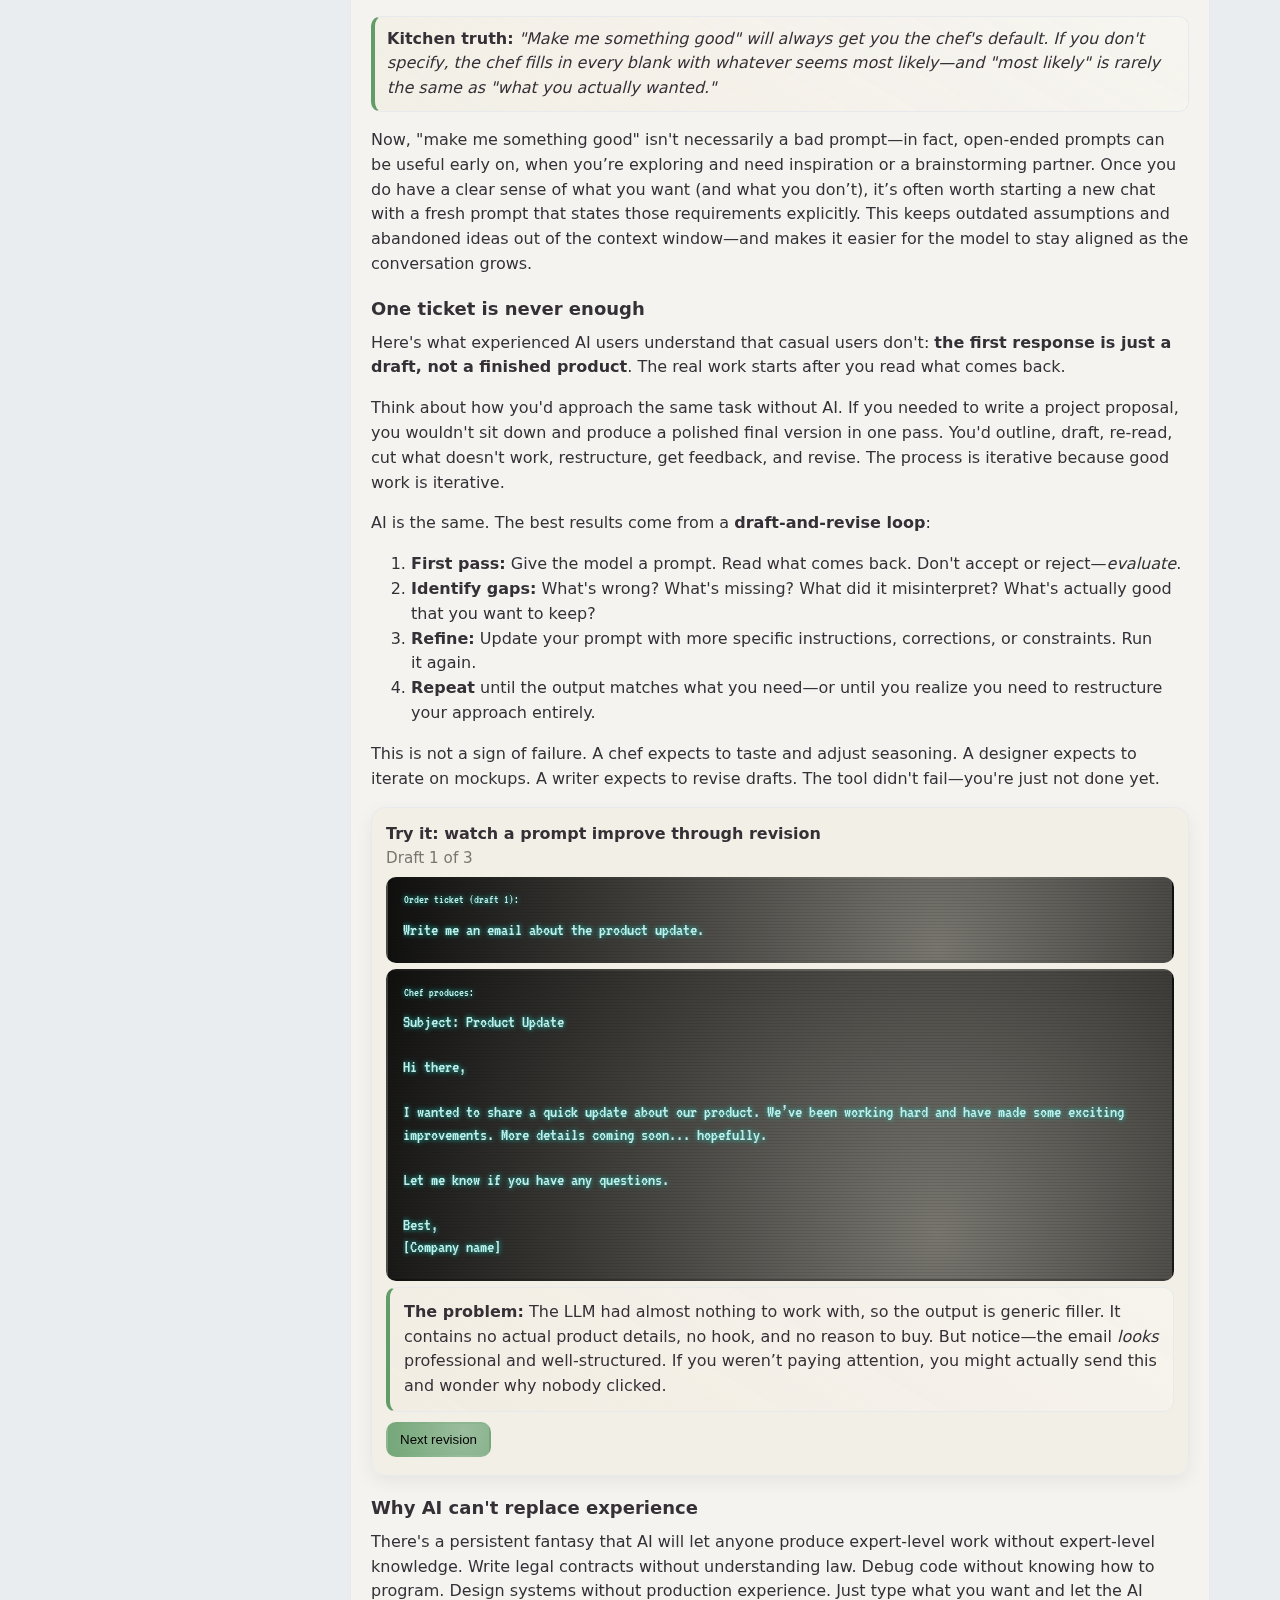
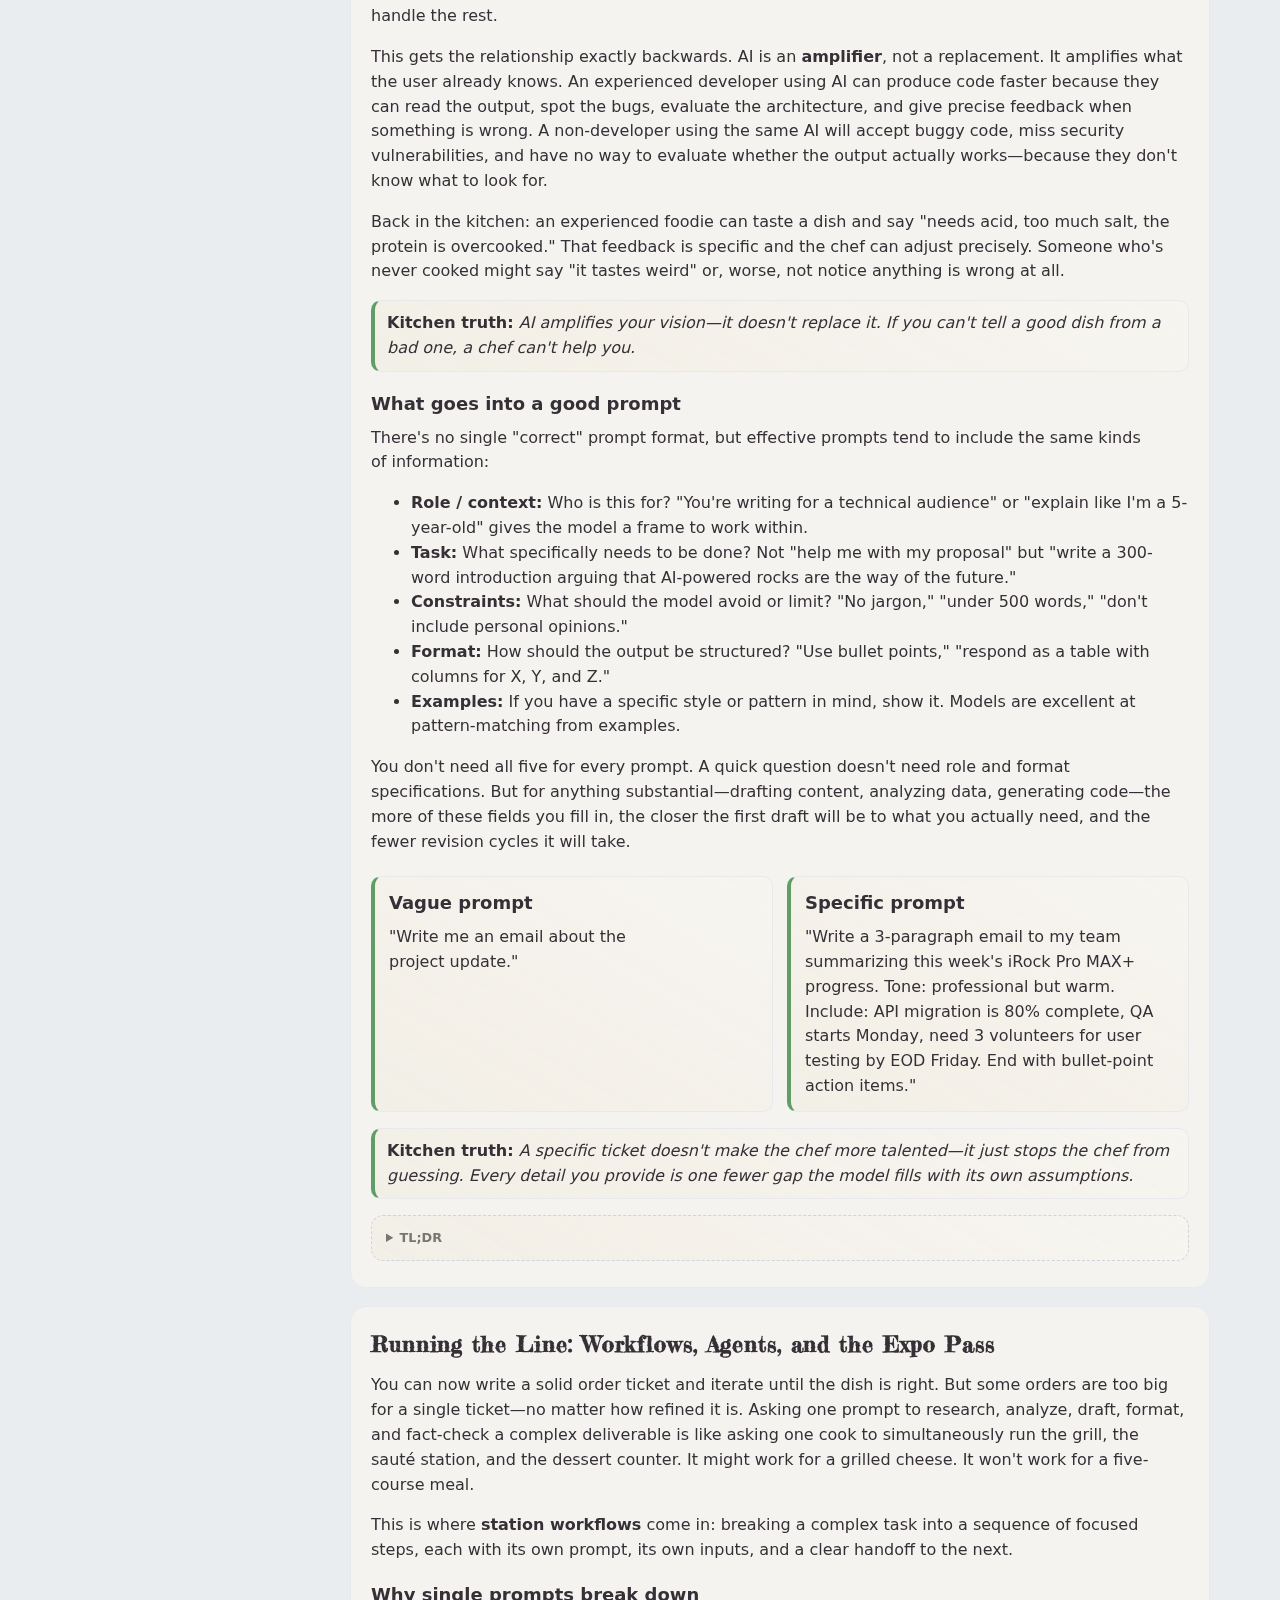
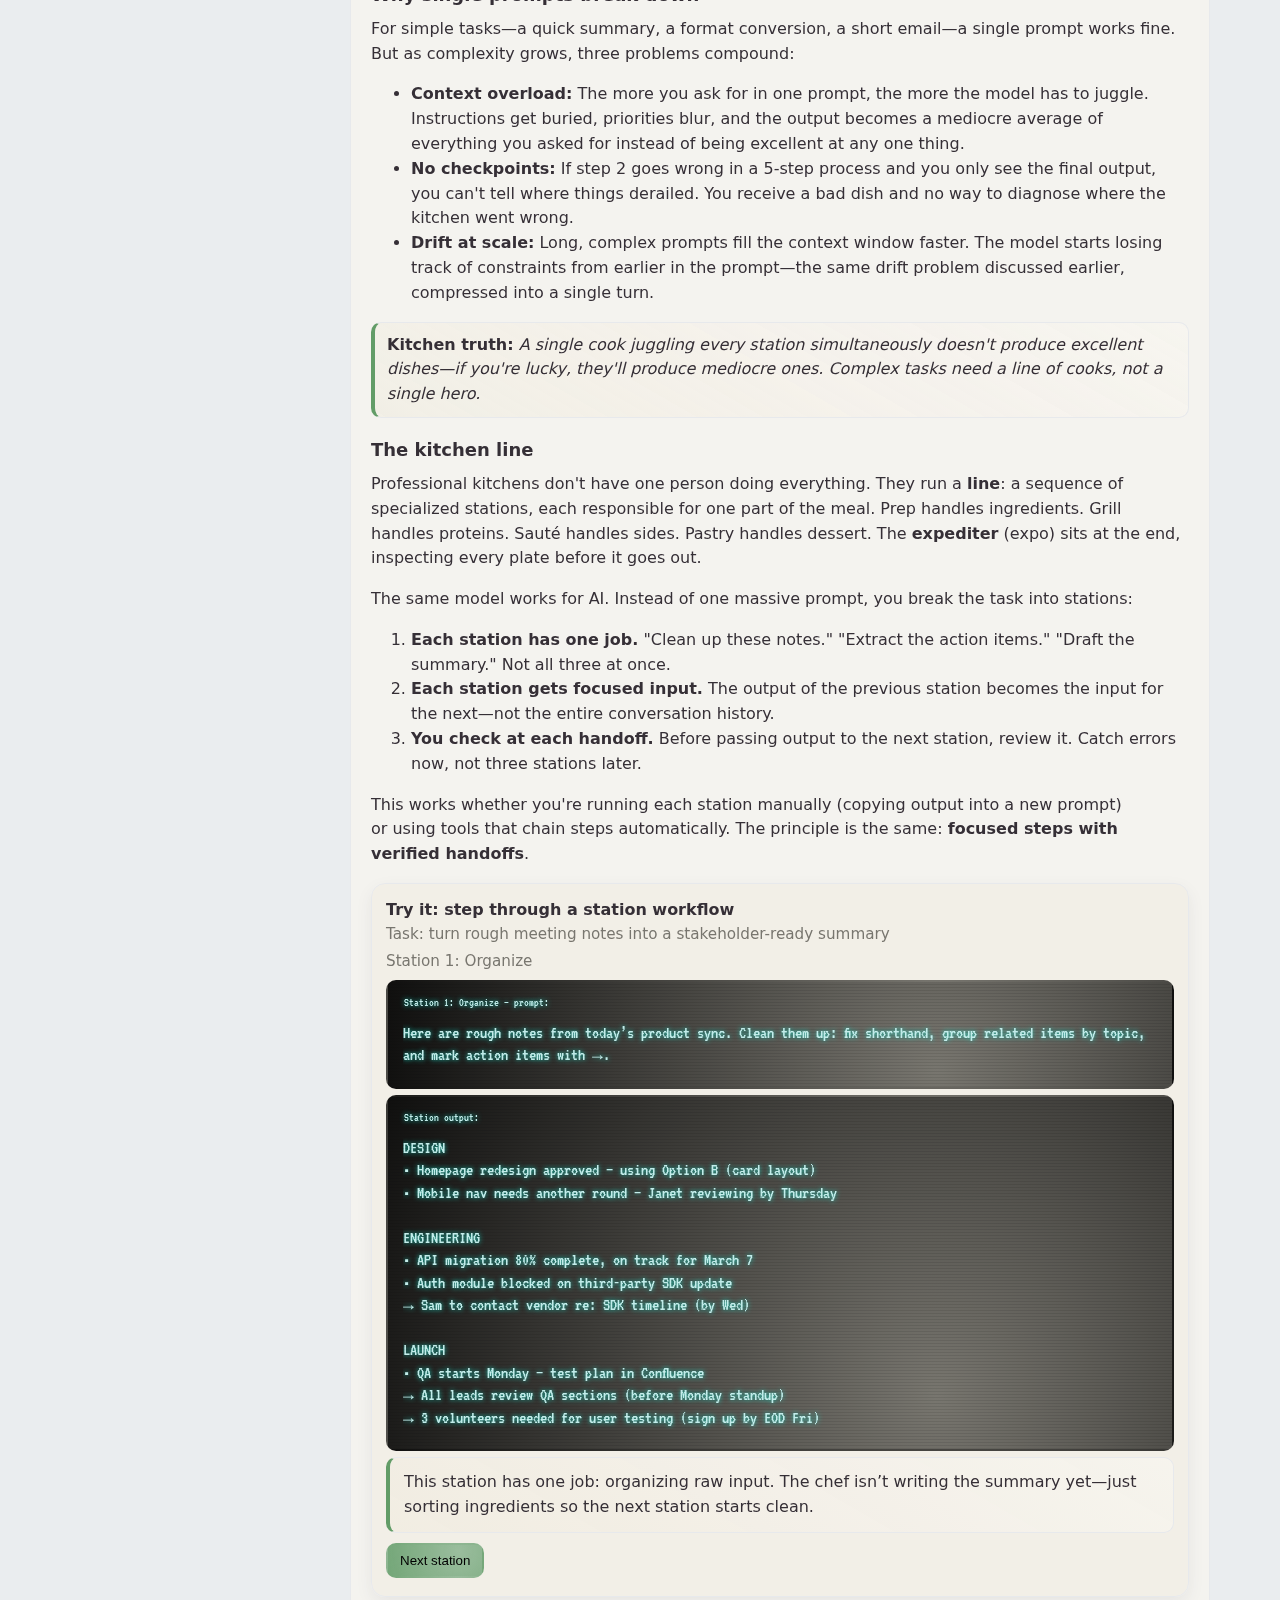
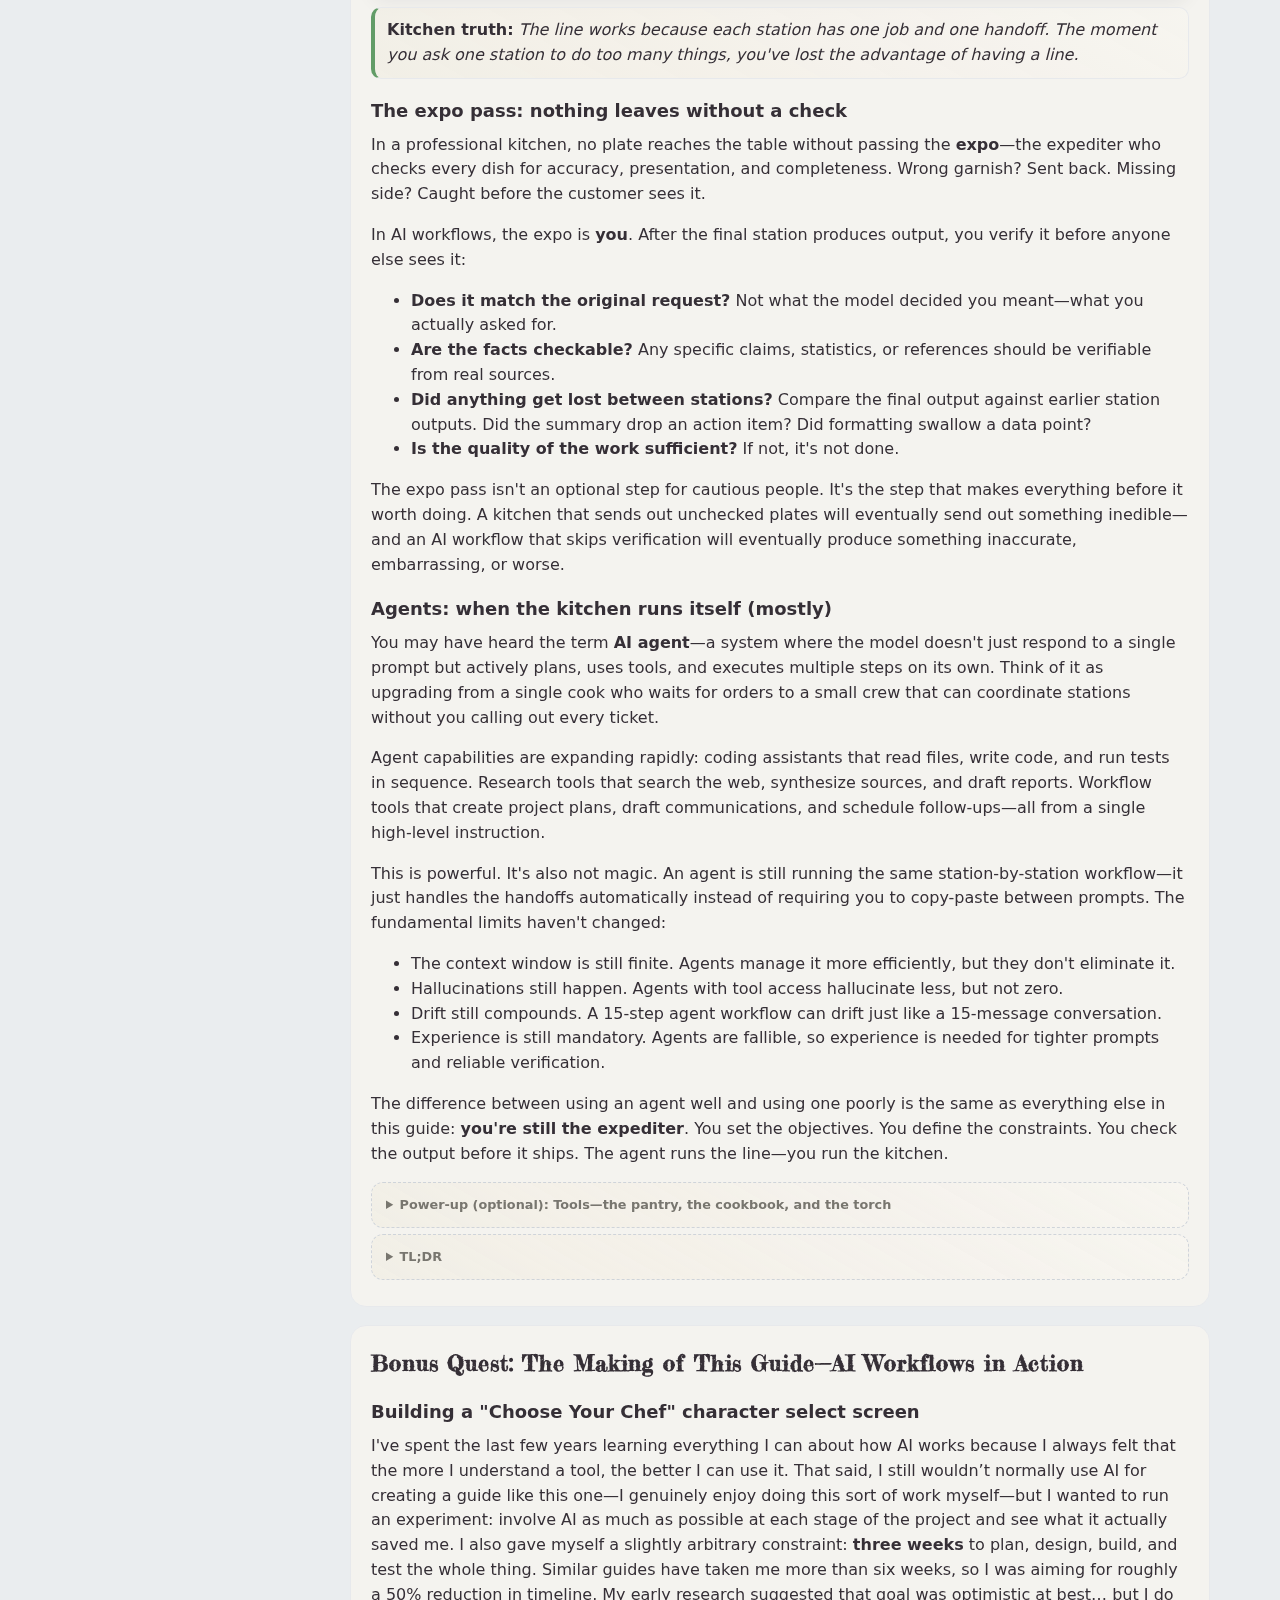
<file: guides/how-llms-work.html>
<!doctype html>
<html lang="en">

<head>
  <script>
    try {
      const t = localStorage.getItem('theme');
      if (t === 'dark' || t === 'light') document.documentElement.setAttribute('data-theme', t);
    } catch {}
  </script>
  <meta charset="utf-8" />
  <title>Demystifying AI: Stepping into the LLM Kitchen</title>
  <link rel="apple-touch-icon" sizes="180x180" href="../images/apple-touch-icon.png">
  <link rel="icon" type="image/png" sizes="32x32" href="../images/favicon-32x32.png">
  <link rel="icon" type="image/png" sizes="16x16" href="../images/favicon-16x16.png">
  <link rel="icon" href="../images/favicon.ico" type="image/x-icon">
  <link rel="manifest" href="../site.webmanifest">
  <meta name="description" content="A practical guide to how LLMs work—using a pixel kitchen/restaurant sim metaphor to teach prompts, context windows, tools, QA, and agent workflows." />
  <meta name="keywords" content="LLMs, large language models, how ChatGPT works, tokens, context window, attention, prompting, prompt engineering, decoding, temperature, top-p, hallucinations, AI tools, citations, verification, QA checklist, agents" />
  <meta name="guide:category" content="AI" />
  <meta name="guide:updated" content="2026-02-27" />
  <link rel="canonical" href="https://cydrysdale.github.io/now-in-production/guides/how-llms-work.html">
  <meta name="robots" content="index,follow">
  <meta name="author" content="Chris Yasuda Drysdale">
  <meta name="format-detection" content="telephone=no" />
  <meta property="og:type" content="article">
  <meta property="og:title" content="Demystifying AI: Stepping into the LLM Kitchen">
  <meta property="og:description" content="A playful, practical guide for using LLMs reliably: tickets, prep counters, tools, expo pass QA, and station workflows." />
  <meta property="og:image" content="https://cydrysdale.github.io/now-in-production/images/how-llms-work-card.png" />
  <meta property="og:image:width" content="1200" />
  <meta property="og:image:height" content="630" />
  <meta property="og:url" content="https://cydrysdale.github.io/now-in-production/guides/how-llms-work.html">
  <meta name="viewport" content="width=device-width, initial-scale=1" />
  <link rel="preconnect" href="https://fonts.googleapis.com">
  <link rel="preconnect" href="https://fonts.gstatic.com" crossorigin>
  <link href="https://fonts.googleapis.com/css2?family=Fredericka+the+Great&amp;family=VT323&amp;display=swap" rel="stylesheet">
  <link rel="stylesheet" href="../assets/css/style.css">
  <link rel="stylesheet" href="../assets/css/tokens.css">
  <script src="../assets/js/core.js" defer></script>
  <script src="../assets/js/widgets.js" defer></script>
  <script src="../assets/js/tokens.js" defer></script>
  <style>
    :root {
      /* NOTE: url(...) is resolved relative to `assets/css/style.css` (not this HTML file). */
      --bg-light: url('../../images/how-llms-work-bg-lt.png');
    }
    body {
      background-position: center;
      background-attachment: fixed;
    }
    :root[data-theme="dark"]{ 
      --bg-dark: url('../../images/how-llms-work-bg-dk.png')
    }

    .badge {
      display: inline-block;
      padding: 2px 10px;
      border-radius: 999px;
      border: 1px solid var(--borderDark);
      background: var(--card2);
      font-size: .85rem;
      color: var(--muted);
      vertical-align: middle;
    }

    .hero {
      display: grid;
      grid-template-columns: 1.15fr .85fr;
      gap: 16px;
      align-items: start;
    }

    @media (max-width: 980px) {
      .hero { grid-template-columns: 1fr; }
    }

    .kicker { font-size: 1.05rem; }
    .note { font-size: .95rem; color: var(--muted); }

    .truth {
      margin: 10px 0 16px;
      padding: 10px 12px;
      border: 1px solid var(--borderLight);
      border-left: 4px solid var(--accent);
      border-radius: 10px;
      background: linear-gradient(30deg, var(--callout), var(--card));
      font-style: italic;
    }

    .truth strong { font-style: normal; }

    .diagram {
      border: 1px solid var(--borderDark);
      border-radius: 14px;
      background: var(--card);
      overflow: hidden;
    }

    .diagram figcaption {
      padding: 10px 12px;
      border-top: 1px solid var(--borderDark);
      color: var(--muted);
      font-size: .95rem;
    }

    .diagram img { width: 100%; height: auto; display: block; }

    .sandbox-input.wide { width: min(760px, 100%); }
    textarea.sandbox-input { width: min(760px, 100%); min-height: 110px; }

    .roster {
      display: grid;
      grid-template-columns: repeat(3, 1fr);
      gap: 14px;
    }

    @media (max-width: 1100px) { .roster { grid-template-columns: repeat(2, 1fr); } }
    @media (max-width: 700px) { .roster { grid-template-columns: 1fr; } }

    .roster .chef {
      border: 1px solid var(--borderDark);
      border-radius: 14px;
      background: var(--card);
      overflow: hidden;
    }
    .roster .chef .body { padding: 12px 12px 2px; }
    .roster .chef img { width: 100%; height: auto; display: block; }
    .roster .chef h3 { margin-top: 0; }

    .quest input[type="checkbox"] { transform: translateY(1px); margin-right: 8px; }
    .quest li { margin-bottom: 8px; }

    #pgChoices { display: flex; gap: 8px; padding: 8px 0; }
    #pgChoices button { flex: 1; min-width: 80px; }
    #pgChoices button:disabled { cursor: default; }

    .kitchen-scene {
      position: relative;
      width: 100%;
      aspect-ratio: 2 / 1;
      background: #8b7355 url('../images/kitchen-prep-counter.png') center / cover no-repeat;
      image-rendering: pixelated;
      -webkit-image-rendering: crisp-edges;
      border-radius: 10px;
      border: 1px solid var(--borderDark);
      margin-bottom: 10px;
      overflow: hidden;
    }

    .kitchen-ticket {
      position: absolute;
      top: 6%;
      width: 10%;
      aspect-ratio: 1 / 1;
      background-size: contain;
      background-repeat: no-repeat;
      background-position: center;
      display: flex;
      align-items: center;
      justify-content: center;
      animation: ticketDropIn 0.35s ease-out both;
    }

    .kitchen-ticket[data-settled] {
      transition: left 0.3s ease;
    }

    .kitchen-ticket--prompt {
      background-image: url('../images/kitchen-ticket-prompt.png');
    }

    .kitchen-ticket--msg {
      background-image: url('../images/kitchen-ticket-msg.png');
    }

    .kitchen-ticket__label {
      font-size: 0.9rem;
      font-weight: bold;
      color: #352f36;
      text-align: center;
      line-height: 1.2;
      padding: 2px;
      pointer-events: none;
      margin-top: 10%;
    }

    .kitchen-ticket--falling {
      animation: ticketFallOff 1.2s ease-in forwards !important;
      transition: none !important;
    }

    @keyframes ticketDropIn {
      0%   { transform: translateY(-120%); opacity: 0; }
      60%  { transform: translateY(8%); opacity: 1; }
      80%  { transform: translateY(-3%); }
      100% { transform: translateY(0); opacity: 1; }
    }

    @keyframes ticketFallOff {
      0%   { transform: translateY(0) rotate(0deg); opacity: 1; }
      20%  { transform: translateY(30%) rotate(-8deg); opacity: 1; }
      40%  { transform: translateY(80%) rotate(5deg); opacity: 0.9; }
      60%  { transform: translateY(150%) rotate(-10deg); opacity: 0.7; }
      80%  { transform: translateY(250%) rotate(6deg); opacity: 0.4; }
      100% { transform: translateY(400%) rotate(-12deg); opacity: 0; }
    }

    @media (max-width: 560px) {
      .kitchen-ticket__label { display: none; }
      .kitchen-ticket { width: 11%; }
    }

    @media (prefers-reduced-motion: reduce) {
      .kitchen-ticket { animation: none !important; }
      .kitchen-ticket--falling { animation: none !important; opacity: 0; }
    }

    #hqChoices { display: flex; gap: 8px; padding: 8px 0; }

    /* Chef Select */
    #chefSelect { --chef-accent: var(--accent); }
    .select-screen { display: flex; flex-direction: column; gap: 12px; }
    .portrait-row { display: grid; grid-template-columns: repeat(6, 1fr); gap: 8px; }
    @media (max-width: 600px) { .portrait-row { grid-template-columns: repeat(3, 1fr); } }

    .portrait {
      aspect-ratio: 1;
      border: 2px solid var(--borderDark);
      border-radius: 8px;
      background: var(--card2);
      cursor: pointer;
      display: flex;
      align-items: center;
      justify-content: center;
      font-size: .8rem;
      font-weight: bold;
      color: var(--muted);
      transition: border-color 0.15s, box-shadow 0.15s;
    }

    .portrait:hover { border-color: var(--chef-accent); }
    .portrait.active { border-color: var(--chef-accent); box-shadow: 0 0 0 2px var(--chef-accent); }
    .portrait img { width: 100%; height: 100%; object-fit: cover; border-radius: 6px; }

    .chef-panel {
      display: grid;
      grid-template-columns: 240px 1fr;
      border: 1px solid var(--chef-accent);
      border-radius: 14px;
      background: var(--card);
      overflow: hidden;
      box-shadow: 0 0 0 1px color-mix(in srgb, var(--chef-accent) 26%, transparent);
      transition: border-color 0.24s ease, box-shadow 0.24s ease;
    }

    @media (max-width: 700px) { .chef-panel { grid-template-columns: 1fr; } }

    .chef-art {
      background: var(--card2);
      display: flex;
      align-items: flex-end;
      justify-content: center;
    }

    .chef-art img { height: auto; display: block; }
    .chef-art img.chef-art-img { width: 100%; }
    .chef-art img.chef-art-placeholder { width: 100%; opacity: .7; }
    .chef-info { padding: 16px 20px; }
    .chef-name { font-size: 1.3rem; font-weight: bold; margin: 0 0 2px; }
    .chef-title-label { color: var(--chef-accent); font-weight: bold; font-size: .9rem; margin-bottom: 10px; }
    .chef-bio { font-size: .9rem; line-height: 1.5; margin-bottom: 14px; }
    .chef-stats { display: flex; flex-direction: column; gap: 3px; }
    .stat-row { display: grid; grid-template-columns: 40px minmax(0, 1fr); align-items: center; gap: 8px; font-size: .85rem; }
    .stat-label { font-weight: bold; width: 32px; font-size: .8rem; }
    .stat-stars { letter-spacing: 2px; white-space: nowrap; font-size: .92rem; line-height: 1; }
    .stat-stars .star-on { color: var(--chef-accent); }
    .stat-stars .star-off { color: color-mix(in srgb, var(--chef-accent) 28%, var(--muted)); }

    @media (prefers-reduced-motion: no-preference) {
      #chefSelect.motion-ready {
        opacity: 0;
        transform: translateY(20px);
        transition: opacity 0.6s ease, transform 0.6s ease;
      }
      #chefSelect.motion-ready.in-view {
        opacity: 1;
        transform: translateY(0);
      }
      #chefSelect.motion-ready.in-view.exiting-up {
        opacity: 0.5;
        transform: translateY(-10px) scale(0.99);
      }

      .portrait {
        transition: border-color 0.15s, box-shadow 0.15s, transform 0.2s ease, filter 0.2s ease;
      }
      .portrait:hover {
        transform: scale(1.06) translateY(-2px);
        filter: brightness(1.08);
      }
      .portrait.hint-pulse { animation: portraitHint 1.15s ease-in-out 2; }

      @keyframes portraitHint {
        0%, 100% { transform: translateY(0) scale(1); box-shadow: 0 0 0 0 var(--chef-accent); }
        50% { transform: translateY(-3px) scale(1.04); box-shadow: 0 0 0 3px color-mix(in srgb, var(--chef-accent) 40%, transparent); }
      }

      .chef-art, .chef-info {
        transition: opacity 0.2s ease, transform 0.2s ease;
      }
      .chef-art.flipping {
        opacity: 0;
        transform: perspective(700px) rotateY(14deg) scale(0.98);
      }
      .chef-info.swapping {
        opacity: 0;
        transform: translateY(8px);
      }
      .chef-panel.accent-pulse {
        box-shadow: 0 0 0 2px var(--chef-accent), 0 8px 26px color-mix(in srgb, var(--chef-accent) 35%, transparent);
      }
      @keyframes chefFloat {
        0%, 100% { transform: translateY(0); }
        50% { transform: translateY(-3px); }
      }
      .chef-art img.chef-art-img {
        animation: chefFloat 4s ease-in-out infinite;
      }
    }

    /* Wireframe demo (appendix)—overrides for placeholder variant */
    #tplChefSelect { --chef-accent: var(--accent); }
    .wireframe-demo .chef-art {
      align-items: center;
      padding: 16px;
      min-height: 240px;
    }
    .wireframe-demo .chef-art-placeholder {
      width: 100%;
      min-height: 208px;
      border-radius: 10px;
      border: 1px dashed var(--borderDark);
      display: flex;
      align-items: center;
      justify-content: center;
      color: var(--muted);
      font-weight: 800;
      letter-spacing: .06em;
      text-transform: uppercase;
      user-select: none;
    }

    /* Sprite progression carousel */
    .sprite-carousel {
      position: relative;
      display: flex;
      align-items: center;
      gap: 8px;
    }

    .roster-carousel {
      display: flex;
      overflow-x: auto;
      scroll-snap-type: x mandatory;
      scroll-behavior: smooth;
      -webkit-overflow-scrolling: touch;
      scrollbar-width: none;
      flex: 1;
      min-width: 0;
      mask-image: linear-gradient(to right, transparent, black 15%, black 85%, transparent);
      -webkit-mask-image: linear-gradient(to right, transparent, black 15%, black 85%, transparent);
    }
    .roster-carousel::-webkit-scrollbar { display: none; }
    .roster-carousel > .diagram {
      flex: 0 0 60%;
      scroll-snap-align: center;
      margin: 0;
    }
    .roster-carousel > .diagram img {
      width: 75%;
      margin: 0 auto;
    }
    /* Pad first/last so they can center */
    .roster-carousel::before,
    .roster-carousel::after {
      content: '';
      flex: 0 0 20%;
    }

    .carousel-arrow {
      flex-shrink: 0;
      width: 36px;
      height: 36px;
      border-radius: 50%;
      border: 1.5px solid var(--borderDark);
      background: var(--card);
      color: var(--text);
      font-size: 1.1rem;
      cursor: pointer;
      display: flex;
      align-items: center;
      justify-content: center;
      transition: border-color 0.2s, background 0.2s;
      z-index: 1;
    }
    .carousel-arrow:hover {
      border-color: var(--accent);
      background: var(--card2);
    }
    .carousel-arrow:disabled {
      opacity: 0.3;
      cursor: default;
    }

    .carousel-dots {
      display: flex;
      justify-content: center;
      gap: 8px;
      padding: 10px 0 2px;
    }
    .carousel-dot {
      width: 10px;
      height: 10px;
      border-radius: 50%;
      border: 1.5px solid var(--muted);
      background: transparent;
      padding: 0;
      cursor: pointer;
      transition: background 0.2s, border-color 0.2s;
    }
    .carousel-dot.active {
      background: var(--accent);
      border-color: var(--accent);
    }

    @media (max-width: 700px) {
      .carousel-arrow { display: none; }
      .roster-carousel > .diagram { flex: 0 0 85%; }
      .roster-carousel::before,
      .roster-carousel::after { flex: 0 0 7.5%; }
    }

    @media (prefers-reduced-motion: reduce) {
      .roster-carousel { scroll-behavior: auto; }
    }
  </style>
</head>

<body>
  <a class="skip-link" href="#content">Skip to content</a>
  <header>
    <div class="header-inner">
      <img src="../images/Pixel-Chris.png" width="60" style="display: inline-block; margin-right: 10px;"
        alt="site logo" />
      <div id="top" class="title-block">
        <h1>Demystifying AI: Stepping into the LLM Kitchen</h1>
        <div class="sub">A basic guide on how LLMs work for the extremely nerdy</div>
      </div>
      <div class="header-actions">
        <div class="theme-toggle" style="scale: 75%;">
          <input id="themeSwitch" type="checkbox" role="switch" aria-checked="false" aria-label="Toggle dark mode">
          <label for="themeSwitch">
            <span class="track" aria-hidden="true"></span>
            <span class="thumb" aria-hidden="true">
              <span class="icon sun">&#9788;</span>
              <span class="icon moon">&#9789;</span>
            </span>
          </label>
        </div>
        <div class="toc-mobile">
          <button id="tocToggle" aria-expanded="false" aria-controls="tocList">☰ Inventory</button>
          <nav id="tocList" class="toc" aria-label="On this page"></nav>
        </div>
      </div>
    </div>
  </header>

  <div class="page">
    <aside class="toc-desktop">
      <nav class="toc" aria-label="On this page"></nav>
    </aside>
    <main id="content">

      <section>
        <h2>What this guide is for</h2>

            <p class="kicker">
              You’ve probably used ChatGPT, Claude, Gemini, or Copilot—and perhaps you even went a little crazy and tried Grok. You’ve seen AI do impressive things. You also may have seen it confidently state that there are two R's in strawberry.
            </p>
            <p>
              While this guide won’t make you an AI researcher, it will give you the information you need to:
            </p>
            <ul>
              <li>Write better prompts that get more predictable, verifiable results</li>
              <li>Understand why AI “forgets,” drifts, or hallucinates</li>
              <li>Run multi-step workflows that produce usable results</li>
            </ul>

            <h3>The AI restaurant sim</h3>
            <p>
              Throughout this guide, we'll be using a kitchen sim metaphor to help reinforce each concept:
            </p>
            <ul>
              <li>The <strong>Cook (AI model)</strong> works quickly, but can only create using the ingredients and tools in front of them.</li>
              <li>Your <strong>Order Ticket (prompt)</strong> is the objective, rules, and output format: what to cook, substitutions/allergies, and how to plate it.</li>
              <li>The <strong>Prep Counter (context)</strong> is everything the chef has right in front of them to work with: attachments or links submitted with the prompt.</li>
              <li>Your <strong>Inventory (context window)</strong> is limited. The counter space gets too crowded, older items might fall off.</li>
              <li><strong>Tools (calendar, spreadsheet, search)</strong> determine if the chef has access to a pantry for extra ingredients, cookbooks to research recipes, or use an appliance like a brulee torch.</li>
            </ul>
            <div class="image-container">
              <img src="../images/how-llms-work-banner.png" style="width:100%; height:auto;" loading="lazy" alt="Pixel-art illustration of an AI kitchen with a chef, prep counter, order tickets, and tools">
            </div>

            <div class="truth"><strong>Kitchen truth:</strong> Our chefs may be brilliant, but they have a limited attention span—if it’s not on the ticket or the counter, it doesn’t exist.</div>
      </section>

      <section>
        <h2>Pre-Shift Briefing: The 5-Minute LLM Kitchen Tour</h2>
          <p class="kicker">
            If you only read one part of this guide, read this section. Think of it as the pre-shift huddle before a busy dinner service: how the kitchen works, where things go wrong, and how to write order tickets that actually get you what you asked for.
          </p>

          <h3>How LLMs work in plain English</h3>
          <p>
            An LLM does not "know" facts the way a person does. It predicts the next word based on patterns from training plus whatever is currently on the prep counter (your context). It repeats that process one word at a time until it has a full response. That is why outputs can sound confident and coherent even when the model is wrong.
          </p>
          <p>
            Your prompt is the order ticket, and it controls far more than most people expect. A vague ticket gets generic output. A specific ticket with goal, audience, constraints, format, and source material gives the model rails to run on. Better prompts do not just improve style, they improve reliability.
          </p>
          <p>
            Context is limited, attention is finite, and models can drift as conversations get long. If critical details are not present and explicit in the latest context, quality drops. For important work, restate the objective, include the source, and ask for a structured answer that can be checked.
          </p>

          <h3>Kitchen Hazards: hallucinations and how to catch them</h3>
          <p>
            A hallucination is not the model "lying." It is usually the model completing a pattern when it lacks solid grounding. Treat outputs as drafts until verified, especially when names, numbers, dates, citations, policy, legal, medical, or financial claims are involved.
          </p>
          <ul>
            <li>Ask for uncertainty explicitly: "If you are unsure, say what is unknown."</li>
            <li>Require evidence: "Cite the source section or quote the provided text."</li>
            <li>Force checks: "List assumptions and a verification checklist before final answer."</li>
          </ul>

          <h3>Writing a Great Order Ticket: prompt building that works</h3>
          <p>
            Use this template for most business tasks:
          </p>
          <div class="code" data-label="Prompt blueprint">
            <div class="code-type" style="white-space:normal">Role: You are [role].</div>
            <div class="code-type" style="white-space:normal">Goal: Produce [specific outcome] for [audience].</div>
            <div class="code-type" style="white-space:normal">Context: Use only [documents/data pasted below].</div>
            <div class="code-type" style="white-space:normal">Constraints: [tone, scope, legal/compliance limits, do/don't].</div>
            <div class="code-type" style="white-space:normal">Output format: Return [exact structure: bullets/table/JSON/email draft].</div>
            <div class="code-type" style="white-space:normal">Quality bar: Include [assumptions, risks, confidence, next steps].</div>
          </div>
          <p>
            Then iterate once or twice instead of trying to get perfection in one shot. Ask the model to critique its own draft against your requirements, revise, and call out anything still uncertain. That single habit usually produces the biggest quality jump.
          </p>

          <div class="truth"><strong>Kitchen truth:</strong> Great output is rarely one lucky prompt. It is clear instructions, grounded context, and one or two disciplined revisions.</div>

      </section>

      <section>
        <h2>Mise en Place: How LLMs Generate Text (and Why the Prompt Matters)</h2>
          <p>
            Everyone around you has probably been raving about AI recently. Your social media feed is full of influencers showing how AI sends them a text every morning with a daily to do list, plans all their meals, and reads them a bedtime story at night. 
          </p>
          <div class="grid">
            <div>
              <p>
                So, you decide to try it out by asking for something simple, it answers confidently:
              </p>
            </div>
          </div>
          <div class="grid">
            <div>
              
              <div class="code" data-label="Prompt">
                Who would win in a fight? Elon Musk or Mike Tyson?
              </div>
              <div class="code" data-label="Grok:">
                Mike Tyson packs legendary knockout power that could end it quick, but Elon's relentless endurance from 100-hour weeks and adaptive mindset outlasts even prime fighters in prolonged scraps. Tyson's age tempers explosiveness, while Elon fights smarter—feinting with strategy until Tyson fatigues. Elon takes the win through grit and ingenuity, not just gloves.<span class="cursor animate">_</span>
              </div>
            </div>
            <div class="mini-widget">
              <p id="tokenParagraph">
                This isn't necessarily because that AI model is faulty or inferior to another model that gave you a better answer. It could be a result of a bad prompt or improper utilization of that particular model. Which is why it's important to understand how LLMs work and how they generate text.
              <br><br>
                It's best to think of an LLM as a chef or line cook at a restaurant. It doesn’t cook the whole dish in one step. It adds one ingredient (small chunk of text called a <strong>token</strong>) at a time. After each ingredient, it reviews what’s available on the <strong>prep counter (context)</strong> and the <strong>order ticket (prompt)</strong>, then asks: “Given what I can see right now, what’s the most plausible next ingredient?”
              </p>
              <button class="sandbox-btn" id="toggleTokens" type="button" aria-pressed="false" aria-controls="tokenParagraph">
                Highlight tokens
              </button>
            </div>
        </div>

        <div class="truth"><strong>Kitchen truth:</strong> Tokens aren't just how the model reads and generates text—they also determine pricing, latency, and maximum output length.</div>

        <h3>Your phone already does this (badly)</h3>
        <p>
          You've actually seen this mechanism before: start typing a text message and your phone suggests the next word. Type "I went to the" and it offers "store" | "park" | "hospital." That's next-word prediction—called an <strong>n-gram</strong>—the same core idea behind every LLM.
        </p>
        <p>
          The difference? Your phone's keyboard uses a simple lookup: "what word most commonly follows these last one or two words?"
          It doesn't know you were planning a beach trip three messages ago. It doesn't understand context—it understands <strong>frequency</strong>.
        </p>

        <div class="sandbox-card" id="predictGame">
          <label class="sandbox-label"><strong>Try it: guess the next word like an n-gram</strong></label>
          <p id="pgProgress" class="note" style="margin:0 0 4px"></p>
          <div class="code" data-label="Complete the sentence:">
            <div class="code-type" id="pgSentence" style="min-height:1.4em;white-space:normal"></div>
          </div>
          <div id="pgChoices"></div>
          <div id="pgReveal" class="callout" style="display:none" aria-live="polite"></div>
          <div style="display:flex; gap:8px; padding:4px 0">
            <button id="pgBack" class="sandbox-btn" type="button" style="display:none">Back</button>
            <button id="pgNext" class="sandbox-btn" type="button" style="display:none">Next round</button>
            <button id="pgReset" class="sandbox-btn" type="button" style="display:none">Start over</button>
          </div>
        </div>

        <h3>The upgrade: looking at the whole counter</h3>
        <p>
          LLMs use the same core mechanic—predict the next token—but instead of glancing at the last word or two, they look at everything currently on the counter (the full context window). That's why an LLM can connect "surgeon" to "scalpel" even when they're sentences apart.
        </p>

        <div class="truth"><strong>Kitchen truth:</strong> Your phone keyboard is a cook who only looks at the last ingredient added. An LLM is a cook who glances at the whole counter—but it's still cooking one ingredient at a time.</div>

        <details class="tip">
          <summary><strong>Power-up (optional): N-grams—the phone's cheat sheet</strong></summary>
          <p>
            An <strong>n-gram</strong> is a sequence of <em>n</em> consecutive words. Your phone's predictions are powered by tables of these:
          </p>
          <ul>
            <li><strong>Unigram (n = 1):</strong> single-word frequency. "The" is one of the most common English words, so it gets suggested constantly.</li>
            <li><strong>Bigram (n = 2):</strong> word pairs. After "of the" → "most" | "best" | "world." After "going to" → "be" | "the" | "get."</li>
            <li><strong>Trigram (n = 3):</strong> three-word chains. "One of the" → "most." "I want to" → "go" | "be" | "know."</li>
          </ul>
          <p>
            The phone stores a frequency table of these sequences (often personalized to your texting habits) and picks the highest-scoring match. The window is tiny—usually 1–3 words—so it has no ability to track meaning, themes, or instructions from earlier in the conversation.
          </p>
          <p>
            Try this: open your phone, type a word, then keep tapping the middle suggestion 20 times. You'll get a grammatically plausible but meaningless sentence—that's n-gram prediction running on autopilot with no broader understanding.
          </p>
        </details>

        <h3>Same prompt, different response</h3>
        <p>
          You may have noticed that entering the same prompt into the same LLM can produce different answers. This is because when the model generates text, it considers lots of possibilities for the next word (token) and scores them. Then the system <strong>chooses one</strong> based on a setting referred to as the <strong>temperature</strong> which controls how strongly it sticks to the top choice vs. how willing it is to take a less-likely option.
        </p>
        <p>
          Imagine ordering chocolate chip cookies for dessert—a temperature of 0 means the chef follows the standard recipe exactly as written. A temperature of 1 means the chef will put its own spin on the recipe, so you might get oatmeal chocolate chip or browned butter pecan, but you're still getting cookies. Now a temperature of 2 means the chef can get truly creative and you might end up receiving spaghetti and watermelon balls with a chocolate marinara, topped with a candied fennel garnish.
        </p>
        <div class="grid">
          <div class="callout">
            <h3 style="margin-top:0">Standard recipe</h3>
            <p style="margin:0">Stable and repeatable (nearly the same each run).</p>
          </div>
          <div class="callout">
            <h3 style="margin-top:0">Chef’s special</h3>
            <p style="margin:0">Varied and improvisational (poetic or pure nonsense).</p>
          </div>
        </div>

        <div class="truth"><strong>Kitchen truth:</strong> Most models you'll encounter have a set temperature, but some models do allow you to adjust it yourself.</div>

        <div class="sandbox-card" id="tempDemo">
          <label for="tempSlider" class="sandbox-label"><strong>Try it: drag the temperature slider to complete the sentence</strong></label>
          <div style="display:flex; align-items:center; gap:12px">
            <span class="note">Standard recipe</span>
            <input id="tempSlider" type="range" min="0" max="100" value="0" step="1"
              style="flex:1; min-width:120px" aria-label="Temperature slider from 0 to 2" />
            <span class="note">Chef's special</span>
          </div>
          <div style="text-align:center; margin:6px 0">
            <span class="badge" id="tempValue">Temperature: 0.0</span>
          </div>
          <div class="code" data-label="LLM output:">
            <div class="code-type" style="white-space:normal">The sky is<span id="tempOutput">...</span><span class="cursor animate">_</span></div>
          </div>
        </div>

        <h3>Why prompts matter more than people expect</h3>
        <p>
          The model’s default job is to produce a coherent continuation of whatever you put in front of it. If your prompt is vague, “coherent” often means it picks an interpretation it thinks is most likely and commits—hello, <strong>chocolate spaghetti with watermelon</strong>. If your prompt is specific (gluten-free vegan chocolate chip cookies with cinnamon, no fruit or nuts), “coherent” shifts towards what you actually want.
        </p>

        <details class="tip">
          <summary><strong>TL;DR</strong></summary>
          <ul>
            <li>Your order ticket (prompt) tells the chef (LLM model) what you want.</li>
            <li>The chef then cooks your order one ingredient (token) at a time.</li> 
            <li>A more specific order ticket doesn't make the chef better at cooking—it provides the chef more context to make your order the way you envisioned.</li>
            <li>Different chefs can cook the same order in vastly different ways. If you want the standard recipe, Copilot might be your best bet; but if you're feeling adventurous and have a steel gut, Grok is ready with the Chef's special.</li>
          </ul>
        </details>
      </section>
      <section>
        <h2>The Prep Counter: Context Windows, Drift, “Forgetting,” and the Dreaded Hallucination</h2>

        <p>
          In the last section we established that our LLM chef generates text one token at a time by scanning everything on its prep counter. But here's the catch: <strong>that counter is not infinite</strong>. Every model has a fixed amount of counter space called its <strong>context window</strong>, measured in tokens. Once the counter is full, something has to go.
        </p>

        <h3>Counter space: bigger isn't always better</h3>
        <p>
          Context windows have gotten dramatically larger over the past few years. Early GPT models had roughly 4,000 tokens of counter space—about three pages of text. Today, some models advertise windows of 128K, 200K, or even 1 million tokens. That sounds like the chef upgraded from a cutting board to a full commercial kitchen island. And to help our chef work quickly and efficiently, all that additional space came with new cookbooks and countertop appliances that also use that new space.
        </p>
        <p>
          But here's what the marketing doesn't tell you: <strong>more counter space also means more stuff for our chef to keep track of</strong>. So our chef might remember what was on the counter when they started cooking and they can easily see the last few items that were added, but everything in between is slowly being buried or shoved to the side. This is where <strong>attention</strong> comes into play.
        </p>

        <h3>Attention—how LLMs look at the whole counter</h3>
        <div class="grid">
          <div>
            <p>
              In n-gram prediction, the model only sees a fixed window of 1–3 words. LLMs replace that tiny window with a mechanism called <strong>attention</strong>. For each new token the model is about to generate, attention assigns a <strong>relevance score</strong> between that position and every other token already on the counter. Think of it as the cook glancing back across all the ingredients and deciding which ones matter <em>right now</em>. This is the core of the <strong>transformer</strong> architecture (the "T" in GPT). There is a tradeoff though: attention across all tokens is computationally expensive and scales with the size of the context—which is one reason context windows have limits and longer prompts cost more.
            </p>
          </div>
          <!--Image Comparison Slider-->
          <div>
            <figure dir="rtl">
              <p class="image-compare" role="img" tabindex="0" aria-label="Interactive comparison of LLM context windows with and without attention highlighting." aria-description="Two overlaid images are revealed by a slider. One shows an LLM context window with attention weights highlighted, illustrating how the model focuses on relevant tokens. The other shows the same context window without highlighting, representing raw token storage.">
                <span>
                  <img src="../images/LLM-context-window-attn.png" alt="" aria-hidden="true" loading="lazy">
                  </span>
                  <img src="../images/LLM-context-window.png" alt="" aria-hidden="true" loading="lazy">
              </p>
            </figure>
          </div>
        </div>
        <details class="tip">
          <summary><strong>Power-up (optional): The mechanics of attention</strong></summary>
          <p>
            <strong>Attention</strong> is the Transformer mechanism that lets each token <strong>pull in and mix information from other tokens</strong> in the context. It acts like differentiable retrieval: “given what I need at this position, which earlier tokens are most relevant?”
          </p>
        
          <p>
            Mechanically, the model projects token representations <code>X</code> into <strong>queries, keys, values</strong>:
          </p>
        
          <ul>
            <li><code>Q</code>: what this token is looking for</li>
            <li><code>K</code>: how each token can be matched</li>
            <li><code>V</code>: the information to combine</li>
          </ul>
        
          <p>
            It computes relevance with <strong>scaled dot products</strong>, normalizes with <strong>softmax</strong>, then mixes values:
          </p>
        
          <pre><code>Attn(Q, K, V) = softmax((QKᵀ / √d_k) + mask) V</code></pre>
        
          <p>
            In GPT-style LLMs, a <strong>causal mask</strong> blocks attention to future tokens so generation is valid.
          </p>
        
          <p>
            LLMs use <strong>multi-head attention</strong> so different heads can learn different dependency patterns in parallel, and they inject <strong>positional information</strong> (e.g., RoPE/relative encodings) so attention is sensitive to word order. During generation, <strong>KV caching</strong> stores past keys/values to avoid recomputing them each step. Full attention scales <strong>quadratically</strong> with context length (<code>O(n^2)</code>), which is why long contexts are expensive.
          </p>
        </details>

        <h3>Drift: when the model gradually stops following the rules</h3>
        <p>
          In long AI conversations, you may see the model follow your instructions perfectly at first—then slowly begin to bend them. For example: your prompt says “use bullet points only,” it complies, and ten messages later it starts writing paragraphs. That gradual loss of adherence is known as <strong>drift</strong>.
        </p>
        <p>
          Drift happens because the model is generating each reply based on the entire visible conversation. As the thread grows, your original instructions become a smaller and less prominent part of the context compared to newer messages, new subgoals, and recent wording. The model also tends to match the most recent style and priorities unless constraints are kept explicit.
        </p>
        <p>
          To reduce drift, periodically <strong>restate the constraints that matter</strong>, preferably as a short, consistent rule block (e.g., “Format: bullets only. Length: &lt;150 words. Tone: direct.”). This keeps the rules salient and reduces the chance they’re implicitly overridden by newer content.
        </p>

        <h3>“Forgetting”: the counter has an edge</h3>
        <p>
          Drift is gradual—your instructions are still technically on the counter, just buried. <strong>Forgetting</strong> is what happens when the conversation exceeds the context window entirely. At that point, the oldest messages literally fall off the edge of the counter. The chef doesn't know they ever existed.
        </p>
        <p>
          This is not a bug. It's a hard physical constraint called <strong>context overflow</strong>—like a counter that can hold a maximum of 10 ingredients. Adding an 11th ingredient knocks ingredient one to the floor. Most LLM interfaces handle this silently: they drop or summarize the oldest messages to make room, and the model has no idea anything was removed.
        </p>
        <p>
          This is why you might have a conversation where the AI researched a song title for you in message three, and by message 40 it has no memory of that song existing. It simply slid off the counter.
        </p>

        <div class="grid">
          <div class="callout">
            <h3 style="margin-top:0">Drift</h3>
            <p style="margin:0">Your instructions are still on the counter but buried under newer context. The chef <em>could</em> see them—it's just focused elsewhere.</p>
          </div>
          <div class="callout">
            <h3 style="margin-top:0">Forgetting</h3>
            <p style="margin:0">Your instructions have fallen off the counter entirely. The chef <em>cannot</em> see them—they no longer exist in its world.</p>
          </div>
        </div>

        <div class="sandbox-card" id="overflowDemo">
          <label class="sandbox-label"><strong>Try it: fill the prep counter until something falls off</strong></label>
          <p id="ofStatus" class="note" style="margin:0 0 4px"></p>
          <div class="kitchen-scene" id="ofScene"></div>
          <div style="display:flex; gap:8px">
            <button id="ofAdd" class="sandbox-btn" type="button">Send message</button>
            <button id="ofResend" class="sandbox-btn" type="button" style="display:none">Resend prompt</button>
            <button id="ofReset" class="sandbox-btn" type="button">Reset</button>
          </div>
          <div id="ofReveal" class="callout" style="display:none" aria-live="polite"></div>
        </div>

        <div class="truth"><strong>Kitchen truth:</strong> Many LLMs allow you to group chats into projects. This allows you to specify rules that apply to everything inside that project which can help prevent drift and forgetting.</div>

        <details class="tip">
          <summary><strong>Power-up (optional): What actually happens when context overflows</strong></summary>
          <p>
            Different platforms handle overflow differently, and most don't tell you when it's happening:
          </p>
          <ul>
            <li><strong>Truncation:</strong> The oldest messages are silently dropped. This is the simplest approach—first in, first out.</li>
            <li><strong>Sliding window:</strong> The system keeps your original system prompt pinned at the top and drops the oldest conversation turns from the middle. This preserves your initial instructions but loses early conversation context.</li>
            <li><strong>Summarization:</strong> Some systems use a secondary model to compress older messages into a short summary before dropping them. The chef gets a sticky note that says “earlier we discussed X” instead of the full conversation—better than nothing, but details get lost.</li>
          </ul>
          <p>
            None of these are perfect. The practical takeaway: for important, multi-step work, don't rely on a single marathon conversation. Break it into shorter sessions and carry forward the key context yourself.
          </p>
        </details>

        <h3>Hallucination: the chef that won't say “I don’t know”</h3>
        <p>
          This is the big one—the behavior that makes people distrust AI entirely, or worse, trust it when they shouldn’t.
        </p>
        <p>
          A <strong>hallucination</strong> is when a model produces a claim that sounds confident and well-formed, but isn’t actually supported by the information it has. It might invent a study, fabricate a quote, misstate a law, or confidently “fill in” a missing detail that was never verified.
        </p>
        <p>
          Under the hood, the core engine is still a next-token generator: given the text in front of it, it predicts what a good-sounding continuation looks like. If it’s operating in a <em>closed-book</em> mode (no tools, no retrieval), it isn’t checking a database or consulting the internet—it’s pattern-completing from what it learned during training and what you’ve provided in the chat. When the real answer isn’t present, the model can generate something that <em>resembles</em> an answer without actually being one.
        </p>
        <p>
          Modern systems complicate this in a good way: many LLM products can now <strong>look things up</strong> using search, retrieval (RAG), or other tools, and that can dramatically reduce hallucinations—<em>when the tool is actually used</em> and the retrieved sources are reliable. But it doesn’t make the problem disappear. The model can still misread what it finds, summarize incorrectly, mix together multiple sources, cite the wrong thing, or—if lookup fails or isn’t available—quietly fall back to fluent guessing.
        </p>
        <p>
          Back in the kitchen: sometimes the chef can step off the line and check the cookbook, call the supplier, or peek in the walk-in—that’s browsing and
          retrieval. It helps. But what if the cookbook is missing a page, the supplier gives bad info, or the chef is rushing? And if the chef has been trained to always serve <em>something</em>, they’ll improvise rather than admit they don't know how to make your order. So, you still get a plate that <em>looks</em> right but it might not be edible.
        </p>

        <details class="tip">
          <summary><strong>Power-up (optional): Why can't they just… not hallucinate?</strong></summary>
          <p>
            This is one of the most common questions people ask. Part of the answer is architectural, and part of it is incentives.
          </p>   
          <p>
            At the core, an LLM generates text by predicting likely next tokens from patterns learned during training. It isn’t running a “truth check” as it writes, and it doesn’t automatically ground claims in a source of record. So it can produce a fluent sentence that <em>sounds</em> right even when it isn’t.
          </p>     
          <p>
            It’s also worth separating <strong>uncertainty</strong> from <strong>honesty</strong>. The model may be internally “unsure” in the sense that multiple continuations are plausible, but unless the system is explicitly designed to surface that uncertainty, it still has to pick one concrete continuation—and concrete answers often come out sounding confident by default.
          </p>      
          <p>
            On top of that, many chat models are <strong>tuned to be helpful and decisive</strong>. Depending on how they’re trained and deployed, they may be implicitly (or explicitly) discouraged from responding with “I don’t know.” If the system rewards always producing an answer—or penalizes refusals and hedging—the model learns a style that fills gaps with plausible detail instead of stopping short.
          </p>
          <p>
            Researchers mitigate hallucination in layers: retrieval-augmented generation (RAG) can ground responses in provided sources; preference tuning (often called RLHF) can teach models to hedge, refuse, or ask for clarification; and some products add post-generation verification (citations, consistency checks, tool-based fact checking). These help a lot, but they don’t fully eliminate hallucination—because the underlying generator is still optimizing for “plausible continuation,” not “guaranteed truth.”
          </p>
        </details>

        <h3>Why hallucinations are hard to spot</h3>
        <p>
          The dangerous part isn't that LLMs make things up—it's that the made-up content is <strong>structurally indistinguishable</strong> from the accurate content. The model uses the same confident tone, the same formatting, the same grammatical polish whether it's giving you a real fact or an invented one. There's no italics for “I'm guessing here” and no red flag emoji for “I made this up.”
        </p>
        <p>
          This means verification is not optional. It's not a nice-to-have for cautious people—it's a core part of using these tools responsibly. If the model gives you a statistic, a name, a date, a quote, a URL, or a citation: <strong>check it</strong>. Not because the model is bad, but because it was never designed to be a fact database. It was designed to produce plausible text.
        </p>

        <div class="grid">
          <div class="callout">
            <h3 style="margin-top:0">Likely reliable</h3>
            <ul style="margin:0">
              <li>Well-known facts</li>
              <li>General explanations of common concepts</li>
              <li>Code patterns for popular frameworks</li>
              <li>Structural tasks (formatting, summarization, rewriting)</li>
            </ul>
          </div>
          <div class="callout">
            <h3 style="margin-top:0">Verify before trusting</h3>
            <ul style="margin:0">
              <li>Specific statistics, dates, or numbers</li>
              <li>Direct quotes attributed to real people</li>
              <li>Citations, URLs, or references to studies</li>
              <li>Niche or recent facts</li>
            </ul>
          </div>
        </div>

        <div class="sandbox-card" id="hallucinationQuiz">
          <label class="sandbox-label"><strong>Try it: spot the hallucination</strong></label>
          <p id="hqProgress" class="note" style="margin:0 0 4px"></p>
          <div class="code" data-label="AI-generated claim:">
            <div class="code-type" id="hqClaim" style="min-height:1.4em;white-space:normal"></div>
          </div>
          <div id="hqChoices">
            <button id="hqFact" class="sandbox-btn" type="button">Fact</button>
            <button id="hqMyth" class="sandbox-btn" type="button">Myth</button>
          </div>
          <div id="hqReveal" class="callout" style="display:none" aria-live="polite"></div>
          <div style="display:flex; gap:8px; padding:4px 0">
            <button id="hqBack" class="sandbox-btn" type="button" style="display:none">Back</button>
            <button id="hqNext" class="sandbox-btn" type="button" style="display:none">Next claim</button>
            <button id="hqReset" class="sandbox-btn" type="button" style="display:none">Start over</button>
          </div>
        </div>

        <details class="tip">
          <summary><strong>TL;DR</strong></summary>
          <ul>
            <li>The <strong>context window</strong> (prep counter) is finite and every model has a hard limit.</li>
            <li><strong>Attention</strong> is how the LLM decides what is most relevant when looking at everything in the context window.</li>
            <li><strong>Drift</strong> happens when your original instructions get drowned out by a growing conversation. Restate key rules periodically.</li>
            <li><strong>Forgetting</strong> happens when conversation history exceeds the context window and older messages are silently dropped. Break long tasks into shorter sessions.</li>
            <li><strong>Hallucinations</strong> happen because the model predicts plausible text, not verified facts. Models are trained to be helpful, so they default to producing an answer—even when they probably shouldn't.</li>
            <li>Verification is not optional. If the output includes specific facts, check them before trusting them.</li>
          </ul>
        </details>
      </section>

      <section>
        <h2>The Order Ticket: Why One Prompt Is Never Enough</h2>

        <p>
          You now understand how the chef cooks (one token at a time) and how the prep counter works (finite, prone to drift and forgetting). The third piece of the puzzle—and the one you have the most control over—is the <strong>order ticket</strong> itself: your prompt.
        </p>
        <p>
          Most guides on prompt engineering focus on clever tricks: magic phrases, special formatting, secret keywords that unlock better output. Some of those tips are useful. But the single most important skill isn't writing one perfect prompt—it's understanding that <strong>one prompt is almost never enough</strong>.
        </p>

        <h3>"Make me something good"</h3>
        <p>
          Walk into a restaurant and tell the chef "make me something good." You'll get a dish. It might even be decent. But it probably won't be what you had in mind, because the chef had to guess your preferences, dietary restrictions, mood, and expectations—all from four words.
        </p>
        <p>
          That's what most people do with AI. They type a single prompt, get a mediocre result, and conclude the tool isn't very useful. But the problem wasn't the chef—it was the ticket. A vague order produces a generic dish. Every time.
        </p>

        <div class="truth"><strong>Kitchen truth:</strong> "Make me something good" will always get you the chef's default. If you don't specify, the chef fills in every blank with whatever seems most likely—and "most likely" is rarely the same as "what you actually wanted."</div>

        <p>Now, "make me something good" isn't necessarily a bad prompt—in fact, open-ended prompts can be useful early on, when you’re exploring and need inspiration or a brainstorming partner. Once you do have a clear sense of what you want (and what you don’t), it’s often worth starting a new chat with a fresh prompt that states those requirements explicitly. This keeps outdated assumptions and abandoned ideas out of the context window—and makes it easier for the model to stay aligned as the conversation grows.</p>

        <h3>One ticket is never enough</h3>
        <p>
          Here's what experienced AI users understand that casual users don't: <strong>the first response is just a draft, not a finished product</strong>. The real work starts after you read what comes back.
        </p>
        <p>
          Think about how you'd approach the same task without AI. If you needed to write a project proposal, you wouldn't sit down and produce a polished final version in one pass. You'd outline, draft, re-read, cut what doesn't work, restructure, get feedback, and revise. The process is iterative because good work is iterative.
        </p>
        <p>
          AI is the same. The best results come from a <strong>draft-and-revise loop</strong>:
        </p>
        <ol>
          <li><strong>First pass:</strong> Give the model a prompt. Read what comes back. Don't accept or reject—<em>evaluate</em>.</li>
          <li><strong>Identify gaps:</strong> What's wrong? What's missing? What did it misinterpret? What's actually good that you want to keep?</li>
          <li><strong>Refine:</strong> Update your prompt with more specific instructions, corrections, or constraints. Run it again.</li>
          <li><strong>Repeat</strong> until the output matches what you need—or until you realize you need to restructure your approach entirely.</li>
        </ol>
        <p>
          This is not a sign of failure. A chef expects to taste and adjust seasoning. A designer expects to iterate on mockups. A writer expects to revise drafts. The tool didn't fail—you're just not done yet.
        </p>

        <div class="sandbox-card" id="iterationDemo">
          <label class="sandbox-label"><strong>Try it: watch a prompt improve through revision</strong></label>
          <p id="itProgress" class="note" style="margin:0 0 4px"></p>
          <div class="code" id="itPromptBlock" data-label="Order ticket (draft 1):">
            <div class="code-type" id="itPrompt" style="white-space:normal"></div>
          </div>
          <div class="code" data-label="Chef produces:">
            <div class="code-type" id="itOutput" style="white-space:normal"></div>
          </div>
          <div id="itNotice" class="callout" aria-live="polite"></div>
          <div style="display:flex; gap:8px; padding:4px 0">
            <button id="itBack" class="sandbox-btn" type="button" style="display:none">Back</button>
            <button id="itNext" class="sandbox-btn" type="button">Next revision</button>
            <button id="itReset" class="sandbox-btn" type="button" style="display:none">Start over</button>
          </div>
        </div>

        <h3>Why AI can't replace experience</h3>
        <p>
          There's a persistent fantasy that AI will let anyone produce expert-level work without expert-level knowledge. Write legal contracts without understanding law. Debug code without knowing how to program. Design systems without production experience. Just type what you want and let the AI handle the rest.
        </p>
        <p>
          This gets the relationship exactly backwards. AI is an <strong>amplifier</strong>, not a replacement. It amplifies what the user already knows. An experienced developer using AI can produce code faster because they can read the output, spot the bugs, evaluate the architecture, and give precise feedback when something is wrong. A non-developer using the same AI will accept buggy code, miss security vulnerabilities, and have no way to evaluate whether the output actually works—because they don't know what to look for.
        </p>
        <p>
          Back in the kitchen: an experienced foodie can taste a dish and say "needs acid, too much salt, the protein is overcooked." That feedback is specific and the chef can adjust precisely. Someone who's never cooked might say "it tastes weird" or, worse, not notice anything is wrong at all.
        </p>

        <div class="truth"><strong>Kitchen truth:</strong> AI amplifies your vision—it doesn't replace it. If you can't tell a good dish from a bad one, a chef can't help you.</div>

        <h3>What goes into a good prompt</h3>
        <p>
          There's no single "correct" prompt format, but effective prompts tend to include the same kinds of information:
        </p>
        <ul>
          <li><strong>Role / context:</strong> Who is this for? "You're writing for a technical audience" or "explain like I'm a 5-year-old" gives the model a frame to work within.</li>
          <li><strong>Task:</strong> What specifically needs to be done? Not "help me with my proposal" but "write a 300-word introduction arguing that AI-powered rocks are the way of the future."</li>
          <li><strong>Constraints:</strong> What should the model avoid or limit? "No jargon," "under 500 words," "don't include personal opinions."</li>
          <li><strong>Format:</strong> How should the output be structured? "Use bullet points," "respond as a table with columns for X, Y, and Z."</li>
          <li><strong>Examples:</strong> If you have a specific style or pattern in mind, show it. Models are excellent at pattern-matching from examples.</li>
        </ul>
        <p>
          You don't need all five for every prompt. A quick question doesn't need role and format specifications. But for anything substantial—drafting content, analyzing data, generating code—the more of these fields you fill in, the closer the first draft will be to what you actually need, and the fewer revision cycles it will take.
        </p>

        <div class="grid">
          <div class="callout">
            <h3 style="margin-top:0">Vague prompt</h3>
            <p style="margin:0">"Write me an email about the project update."</p>
          </div>
          <div class="callout">
            <h3 style="margin-top:0">Specific prompt</h3>
            <p style="margin:0">"Write a 3-paragraph email to my team summarizing this week's iRock Pro MAX+ progress. Tone: professional but warm. Include: API migration is 80% complete, QA starts Monday, need 3 volunteers for user testing by EOD Friday. End with bullet-point action items."</p>
          </div>
        </div>

        <div class="truth"><strong>Kitchen truth:</strong> A specific ticket doesn't make the chef more talented—it just stops the chef from guessing. Every detail you provide is one fewer gap the model fills with its own assumptions.</div>

        <details class="tip">
          <summary><strong>TL;DR</strong></summary>
          <ul>
            <li>A single prompt rarely produces a finished result. Treat the first response as a rough draft and iterate.</li>
            <li>The revision loop—prompt, evaluate, refine, repeat—is the normal workflow, not a sign of failure.</li>
            <li>AI amplifies expertise. Professionals get better results because they can evaluate and correct the output. Novices can't tell when the output is wrong.</li>
            <li>Good prompts include context, a specific task, constraints, output format, and examples when relevant.</li>
            <li>You don't need prompt tricks. You need the same skills you'd use doing the work manually: clear thinking, critical evaluation, and willingness to revise.</li>
          </ul>
        </details>
      </section>

      <section>
        <h2>Running the Line: Workflows, Agents, and the Expo Pass</h2>

        <p>
          You can now write a solid order ticket and iterate until the dish is right. But some orders are too big for a single ticket—no matter how refined it is. Asking one prompt to research, analyze, draft, format, and fact-check a complex deliverable is like asking one cook to simultaneously run the grill, the sauté station, and the dessert counter. It might work for a grilled cheese. It won't work for a five-course meal.
        </p>
        <p>
          This is where <strong>station workflows</strong> come in: breaking a complex task into a sequence of focused steps, each with its own prompt, its own inputs, and a clear handoff to the next.
        </p>

        <h3>Why single prompts break down</h3>
        <p>
          For simple tasks—a quick summary, a format conversion, a short email—a single prompt works fine. But as complexity grows, three problems compound:
        </p>
        <ul>
          <li><strong>Context overload:</strong> The more you ask for in one prompt, the more the model has to juggle. Instructions get buried, priorities blur, and the output becomes a mediocre average of everything you asked for instead of being excellent at any one thing.</li>
          <li><strong>No checkpoints:</strong> If step 2 goes wrong in a 5-step process and you only see the final output, you can't tell where things derailed. You receive a bad dish and no way to diagnose where the kitchen went wrong.</li>
          <li><strong>Drift at scale:</strong> Long, complex prompts fill the context window faster. The model starts losing track of constraints from earlier in the prompt—the same drift problem discussed earlier, compressed into a single turn.</li>
        </ul>

        <div class="truth"><strong>Kitchen truth:</strong> A single cook juggling every station simultaneously doesn't produce excellent dishes—if you're lucky, they'll produce mediocre ones. Complex tasks need a line of cooks, not a single hero.</div>

        <h3>The kitchen line</h3>
        <p>
          Professional kitchens don't have one person doing everything. They run a <strong>line</strong>: a sequence of specialized stations, each responsible for one part of the meal. Prep handles ingredients. Grill handles proteins. Sauté handles sides. Pastry handles dessert. The <strong>expediter</strong> (expo) sits at the end, inspecting every plate before it goes out.
        </p>
        <p>
          The same model works for AI. Instead of one massive prompt, you break the task into stations:
        </p>
        <ol>
          <li><strong>Each station has one job.</strong> "Clean up these notes." "Extract the action items." "Draft the summary." Not all three at once.</li>
          <li><strong>Each station gets focused input.</strong> The output of the previous station becomes the input for the next—not the entire conversation history.</li>
          <li><strong>You check at each handoff.</strong> Before passing output to the next station, review it. Catch errors now, not three stations later.</li>
        </ol>
        <p>
          This works whether you're running each station manually (copying output into a new prompt) or using tools that chain steps automatically. The principle is the same: <strong>focused steps with verified handoffs</strong>.
        </p>

        <div class="sandbox-card" id="workflowDemo">
          <label class="sandbox-label"><strong>Try it: step through a station workflow</strong></label>
          <p class="note" style="margin:0 0 4px">Task: turn rough meeting notes into a stakeholder-ready summary</p>
          <p id="wfProgress" class="note" style="margin:0 0 4px"></p>
          <div class="code" id="wfPromptBlock" data-label="Station 1—prompt:">
            <div class="code-type" id="wfPrompt" style="white-space:normal"></div>
          </div>
          <div class="code" data-label="Station output:">
            <div class="code-type" id="wfOutput" style="white-space:normal"></div>
          </div>
          <div id="wfNotice" class="callout" aria-live="polite"></div>
          <div style="display:flex; gap:8px; padding:4px 0">
            <button id="wfBack" class="sandbox-btn" type="button" style="display:none">Back</button>
            <button id="wfNext" class="sandbox-btn" type="button">Next station</button>
            <button id="wfReset" class="sandbox-btn" type="button" style="display:none">Start over</button>
          </div>
        </div>

        <div class="truth"><strong>Kitchen truth:</strong> The line works because each station has one job and one handoff. The moment you ask one station to do too many things, you've lost the advantage of having a line.</div>

        <h3>The expo pass: nothing leaves without a check</h3>
        <p>
          In a professional kitchen, no plate reaches the table without passing the <strong>expo</strong>—the expediter who checks every dish for accuracy, presentation, and completeness. Wrong garnish? Sent back. Missing side? Caught before the customer sees it.
        </p>
        <p>
          In AI workflows, the expo is <strong>you</strong>. After the final station produces output, you verify it before anyone else sees it:
        </p>
        <ul>
          <li><strong>Does it match the original request?</strong> Not what the model decided you meant—what you actually asked for.</li>
          <li><strong>Are the facts checkable?</strong> Any specific claims, statistics, or references should be verifiable from real sources.</li>
          <li><strong>Did anything get lost between stations?</strong> Compare the final output against earlier station outputs. Did the summary drop an action item? Did formatting swallow a data point?</li>
          <li><strong>Is the quality of the work sufficient?</strong> If not, it's not done.</li>
        </ul>
        <p>
          The expo pass isn't an optional step for cautious people. It's the step that makes everything before it worth doing. A kitchen that sends out unchecked plates will eventually send out something inedible—and an AI workflow that skips verification will eventually produce something inaccurate, embarrassing, or worse.
        </p>

        <h3>Agents: when the kitchen runs itself (mostly)</h3>
        <p>
          You may have heard the term <strong>AI agent</strong>—a system where the model doesn't just respond to a single prompt but actively plans, uses tools, and executes multiple steps on its own. Think of it as upgrading from a single cook who waits for orders to a small crew that can coordinate stations without you calling out every ticket.
        </p>
        <p>
          Agent capabilities are expanding rapidly: coding assistants that read files, write code, and run tests in sequence. Research tools that search the web, synthesize sources, and draft reports. Workflow tools that create project plans, draft communications, and schedule follow-ups—all from a single high-level instruction.
        </p>
        <p>
          This is powerful. It's also not magic. An agent is still running the same station-by-station workflow—it just handles the handoffs automatically instead of requiring you to copy-paste between prompts. The fundamental limits haven't changed:
        </p>
        <ul>
          <li>The context window is still finite. Agents manage it more efficiently, but they don't eliminate it.</li>
          <li>Hallucinations still happen. Agents with tool access hallucinate less, but not zero.</li>
          <li>Drift still compounds. A 15-step agent workflow can drift just like a 15-message conversation.</li>
          <li>Experience is still mandatory. Agents are fallible, so experience is needed for tighter prompts and reliable verification.</li>
        </ul>
        <p>
          The difference between using an agent well and using one poorly is the same as everything else in this guide: <strong>you're still the expediter</strong>. You set the objectives. You define the constraints. You check the output before it ships. The agent runs the line—you run the kitchen.
        </p>

        <details class="tip">
          <summary><strong>Power-up (optional): Tools—the pantry, the cookbook, and the torch</strong></summary>
          <p>
            Throughout this guide we've mentioned that some models can "look things up" or "use tools." Here's what that actually means under the hood.
          </p>
          <p>
            A base LLM can only work with what's already on the prep counter—your prompt, the conversation history, and whatever fits in the context window. <strong>Tools</strong> give the chef access to things beyond the counter: a pantry to grab fresh ingredients (file uploads, databases), a cookbook to look up recipes (web search, retrieval), or a specialized appliance like a brûlée torch (code execution, image generation, API calls).
          </p>
          <p>
            Mechanically, tool use works like this:
          </p>
          <ol>
            <li>The model decides it needs something it doesn't have and generates a structured request—essentially saying "I need to search for X" or "run this code."</li>
            <li>The system (not the model) executes that request: runs the search, executes the code, reads the file.</li>
            <li>The result gets placed back on the prep counter as new context, and the model continues generating with that information available.</li>
          </ol>
          <p>
            Common tool categories:
          </p>
          <ul>
            <li><strong>Search / browsing:</strong> The chef checks a cookbook or calls a supplier. Grounds responses in current, external information instead of relying on training memory alone.</li>
            <li><strong>Code execution:</strong> The chef fires up an appliance—running Python, doing math, processing data. The model writes the code; a sandbox executes it and returns results.</li>
            <li><strong>File reading:</strong> You hand the chef a document, spreadsheet, or image. The contents get placed on the counter as context for the model to work with.</li>
            <li><strong>APIs and plugins:</strong> The chef can call external services—check a calendar, query a database, send a message. Each integration extends what the kitchen can do without the chef needing to know how to build those systems.</li>
            <li><strong>Image generation:</strong> A separate specialist (a different model) that the chef can hand off to—"make this look like X." The chef writes the brief; the specialist produces the visual.</li>
          </ul>
          <p>
            The critical thing to understand: <strong>every tool result lands on the counter and takes up space</strong>. A web search that returns ten paragraphs of results eats the same context window as ten paragraphs of conversation. Tools expand what the chef can <em>access</em>, but they don't expand the counter itself.
          </p>
          <p>
            Tools also don't eliminate hallucinations—they reduce them. The chef can now check the cookbook, but can still misread the page, summarize it incorrectly, or mix up two recipes. Tool access makes the chef more capable, not infallible.
          </p>
        </details>

        <details class="tip">
          <summary><strong>TL;DR</strong></summary>
          <ul>
            <li>Complex tasks break down in a single prompt. Break them into focused stations, each with one job and clear input/output.</li>
            <li>The output of each station becomes the input for the next. Check quality at every handoff—don't blindly pass output forward.</li>
            <li>The <strong>expo pass</strong> is the final verification step. Nothing should leave your workflow without being checked against the original request.</li>
            <li><strong>Agents</strong> automate multi-step workflows but the same limits apply: finite context, possible hallucinations, potential drift.</li>
            <li>Whether you're running stations manually or delegating to an agent, you're still the expediter. Set objectives, define constraints, verify output.</li>
          </ul>
        </details>
      </section>

      <section>
        <h2>Bonus Quest: The Making of This Guide—AI Workflows in Action</h2>

        <h3>Building a "Choose Your Chef" character select screen</h3>
        <p>
          I've spent the last few years learning everything I can about how AI works because I always felt that the more I understand a tool, the better I can use it. That said, I still wouldn’t normally use AI for creating a guide like this one—I genuinely enjoy doing this sort of work myself—but I wanted to run an experiment: involve AI as much as possible at each stage of the project and see what it actually saved me. I also gave myself a slightly arbitrary constraint: <strong>three weeks</strong> to plan, design, build, and test the whole thing. Similar guides have taken me more than six weeks, so I was aiming for roughly a 50% reduction in timeline. My early research suggested that goal was optimistic at best… but I do love a challenge.
        </p>
        <p>
          A full behind-the-scenes would be longer than the guide itself, so this section focuses on <strong>one</strong> piece: a <strong>"Choose Your Chef"</strong> interactive—built like a fighting-game character select screen where you pick a model and see a sprite, a bio, and character stats.
        </p>

        <h3>Phase 1: Define requirements before writing code</h3>
        <p>
          I used AI early in the process for what I've found it most effective at in a new workflow: <strong>organizing, planning, and reviewing</strong>.
        </p>
        <p>
          Here's my initial prompt:
        </p>
        <div class="code" style="white-space:normal;" data-label="Initial planning prompt">
          I'm about to build a new "Sandbox" section in @guides/how-llms-work.html, and I'll be coding it myself (HTML/CSS/JS, no framework or build step).<br><br>

          The feature is a "Choose Your Chef" interactive in the style of a fighting-game character select screen,<br>
          using images in @images/character_select/ (note: images will be added later).<br><br>

          UI behavior:<br>
          &emsp;- The grid shows character selection boxes. For now each box uses a placeholder headshot.<br>
          &emsp;- Selecting a character shows the full sprite/illustration to the side (or below on mobile), plus:<br>
          &emsp;&emsp;- a short bio<br>
          &emsp;&emsp;- a standardized stats panel shared by all models, using 1–5 stars per stat<br>
          &emsp;- Use placeholders anywhere assets/content aren't ready yet.<br><br>

          What I need from you:<br>
          Help me plan the component and identify anything missing (data model, interactions, responsive layout decisions, accessibility, edge cases, asset naming conventions, etc.) before I start implementing.<br><br>

          Before we begin: what requirements, assumptions, or missing pieces should I lock down so this can be built cleanly?<br>
        </div>
        <p>
          Note that I specified that the goal wasn't to "generate code," but to <strong>identify gaps and create a checklist</strong>.
        </p>

        <h3>Phase 2: Build the wireframe</h3>
        <p>
          After I had the plan, I implemented the component myself.
        </p>
        <p>
          Not because AI can't generate code, but because experience has shown me that I can get a fully working prototype faster if I do it myself. Due to the time constraint and not having fully tested prompts for this particular type of component, doing it myself offered two advantages:
        </p>
        <ul>
          <li><strong>I can iterate faster</strong> when I understand every line, so I don't waste time hunting for the right code to modify.</li>
          <li><strong>Debugging is faster</strong> when the architecture matches how I think and I can quickly understand what's gone wrong and how to fix it.</li>
        </ul>
        <p>
          My loop looked like this:
        </p>
        <ol>
          <li><strong>Build the wireframe + interactions manually</strong> (grid selection → detail panel)</li>
          <li>Use AI to <strong>review</strong>: accessibility, keyboard states, responsive layout, edge cases</li>
          <li>Fix issues, tighten logic, and iterate</li>
        </ol>
        <p>
          <strong>Time saved:</strong> several hours. Having requirements and a checklist up front prevented trial and error loops.        
        </p>
        <div class="sandbox-card wireframe-demo" id="tplChefSelect">
          <label class="sandbox-label"><p>Here's the wireframe with placeholder content. The layout, selection behavior, and responsive grid were all functional before any content was created:</p></label>
          <div class="select-screen">
            <div class="portrait-row" id="tplRoster"></div>
            <div class="chef-panel" id="tplPanel">
              <div class="chef-art" id="tplArt"></div>
              <div class="chef-info" id="tplInfo"></div>
            </div>
          </div>
        </div>

        <h3>Phase 3: Artwork (AI for drafts, me for production-quality deliverables)</h3>
        <p>
          Once the wireframe was stable and tested, I moved to visuals.
        </p>
        <p>
          Normally I'd hand-draw everything. But since this is literally a guide about AI, I let AI generate initial concept art—then I did the part AI still struggles with: <strong>making it production-ready.</strong>
        </p>
        <p>
          It took a few tries but I found a prompt that got the results I was looking for and I used that as a template for each sprite (illustration).
        </p>
        <p>
          My eventual illustration prompt:
        </p>
        <div class="code" style="white-space:normal;" data-label="Illustration prompt">
          Full-body pixel-art 2D fighting game sprite of ChatGPT as a grandmaster chef.<br>
          Stands tall and centered in a confident neutral stance, one arm extended in invitation,
          the other resting calmly at the waist.<br><br>

          Wears a pristine white long-coat chef uniform with teal inner lining and trim.<br>
          Clothing is immaculate and minimal. Glowing kitchen utensils floats horizontally
          at chest height.<br><br>

          Calm expression, perfectly balanced posture.<br>
          Color palette strictly white, teal, and soft gray.<br>
          Strong, clean silhouette.
        </div>
        <p>
          Refining prompt (first pass is almost always a draft even in an established workflow):
        </p>
        <div class="code" style="white-space:normal;" data-label="Refining prompt">
          subtle forward lean, knees slightly bent, grounded stance<br>
          visible tension in shoulders and forearms<br>
          calm but alert posture, like a martial arts ready stance instead of statue-like
        </div>
        <p>
          Then I cleaned everything up in Photoshop and converted it into actual pixel-art sprites. Here's the progression for the ChatGPT chef—from the initial AI generation, through the refined prompt, to the final pixel-art sprite:
        </p>

        <div id="spriteProgression">
          <div class="sprite-carousel">
            <button class="carousel-arrow" id="spritePrev" type="button" aria-label="Previous slide">&#8249;</button>
            <div class="roster-carousel">
              <figure class="diagram" style="margin:0;">
                <img src="../images/character_select/ChatGPT_v1.png" alt="ChatGPT chef v1: initial AI-generated illustration—stiff pose, static, clean but lifeless" loading="lazy">
                <figcaption><strong>v1—Initial prompt.</strong> A nice start but too stiff, no energy, and also <em>not</em> pixel-art. There were a few more attempts to achieve the pixel-art style before I gave up.</figcaption>
              </figure>
              <figure class="diagram" style="margin:0;">
                <img src="../images/character_select/ChatGPT_v2.png" alt="ChatGPT chef v2: refined prompt—more dynamic stance, dramatic lighting, closer to fighting-game energy" loading="lazy">
                <figcaption><strong>v2—Refined prompt.</strong> More dynamic and closer to the fighting-game energy I was looking for. It still wasn't pixel-art but I already knew this process would need lots of manual cleanup.</figcaption>
              </figure>
              <figure class="diagram" style="margin:0;">
                <img src="../images/character_select/ChatGPT.png" alt="ChatGPT chef final: hand-cleaned pixel art sprite with floating utensils, clean silhouette, and intentional highlights" loading="lazy">
                <figcaption><strong>Final—Pixel-art sprite.</strong> Downscaled and hand-cleaned in Photoshop. Stray pixels removed, silhouette tightened, highlights and floating utensils added manually.</figcaption>
              </figure>
            </div>
            <button class="carousel-arrow" id="spriteNext" type="button" aria-label="Next slide">&#8250;</button>
          </div>
          <nav class="carousel-dots" aria-label="Sprite progression slides">
            <button class="carousel-dot active" type="button" aria-label="Slide 1: initial prompt"></button>
            <button class="carousel-dot" type="button" aria-label="Slide 2: refined prompt"></button>
            <button class="carousel-dot" type="button" aria-label="Slide 3: final sprite"></button>
          </nav>
        </div>
        <div class="grid callout">
          <div>
            <h4>Sprite cleanup process</h4>
            <ol>
              <li>
                <strong>Pick a target sprite size</strong>
                <ul><li>128×128</li></ul>
              </li>
              <li>
                <strong>Downscale intentionally</strong>
                <ul>
                  <li>Nearest Neighbor interpolation (no smoothing)</li>
                </ul>
              </li>
              <li>
                <strong>Manual cleanup</strong>
                <ul>
                  <li>Clean silhouettes</li>
                  <li>Fix eyes/hands/tools</li>
                  <li>Remove stray pixels and accidental anti-aliasing</li>
                  <li>Add intentional highlights + shadows</li>
                </ul>
              </li>
              <li>
                <strong>Resize to target resolution</strong>
              </li>
            </ol>
          </div>
          <div>
            <!--Image Comparison Slider-->
            <div>
              <figure dir="rtl">
                <p class="image-compare" role="img" tabindex="0" aria-label="Interactive comparison of Gemini sprite before and after pixel-art cleanup." aria-description="Two overlaid images are revealed by a slider. One shows the final hand-cleaned pixel-art Gemini chef sprite. The other shows the initial AI-generated illustration before cleanup.">
                  <span>
                    <img src="../images/character_select/Gemini.png" alt="" aria-hidden="true" loading="lazy" class="image-compare" style="background-color: var(--bg2); border-radius: 8px;">
                    </span>
                    <img src="../images/character_select/Gemini_v1.png" alt="" aria-hidden="true" loading="lazy">
                </p>
              </figure>
            </div>

          </div>
        </div>
        <p>
          For headshots, I took the pragmatic route: <strong>cropped close-ups of the full sprite</strong> instead of drawing separate portraits.
        </p>
        <p>
          In the end, each sprite took <strong>2-3 hours</strong> from prompt to cleanup, which actually increased the time compared to drawing from scratch (for this level of quality). That said, each sprite went a little quicker as the prompts and workflows were developed—so it <em>might</em> be around 20% faster than manually drawing if I needed to do <strong>this exact same process</strong> again. Due to the time constraint, I decided to scrap my plans to animate each sprite and accepted that the quality was slightly lower than my usual standard.
        </p>
        <div class="grid">
          <div>
            <h3>Phase 4: Bios (AI drafts, human rewrite)</h3>
            <p>
              For the character bios, I prompted AI to generate funny, exaggerated writeups for each model, including:
            </p>
            <ul>
              <li><strong>Best at:</strong> what this model tends to excel at</li>
              <li><strong>Watch for:</strong> the model's common failures</li>
            </ul>
            <p>
              The first drafts gave me baselines to work with and I checked each against different models and a quick internet search to see if anything was wildly inaccurate, but nothing went in unedited. Some needed a light polish while others needed to be completely rewritten. In the end, around 70% of the written content was revised from the final AI output. 
            </p>    
          </div>
          <div>
            <h3>Phase 5: Integration + polish</h3>
            <p>
              Once assets and copy existed, I dropped them into folders, hooked them up to the data model, and used AI to help map content into the wireframe (and made a few manual adjustments).
            </p>
            <p>
              After that it was pure polish:
            </p>
            <ul>
              <li>Spacing and alignment tweaks</li>
              <li>Animations</li>
              <li>Interaction timing</li>
              <li>Making the select screen feel responsive</li>
              <li>Endlessly modifying the stats (which are just for fun—don't take them too seriously)</li>
            </ul>
          </div>
        </div>
        <div class="truth">
          <strong>And now the moment you've been waiting for:</strong> the character select feature is finally finished and ready to ship...
        </div>
      </section>

      <section>

        <h2>Choose Your Chef</h2>
        <p>
          Now that you know how the kitchen works, it's time to meet the roster. Each model has different strengths, weaknesses, and wildly overdramatic cooking styles—and the right pick depends on what you're making (and what kitchen you're in).
        </p>

        <div class="sandbox-card" id="chefSelect">
          <label class="sandbox-label"><strong>Select your chef</strong></label>
          <div class="select-screen">
            <div class="portrait-row" id="csRoster"></div>
            <div class="chef-panel" id="csPanel">
              <div class="chef-art" id="csArt"></div>
              <div class="chef-info" id="csInfo"></div>
            </div>
          </div>
        </div>
      </section>

      <section>
        <h2>Final_Final_v6: What AI actually did for me</h2>
        <p>
          AI didn’t build the feature for me. It accelerated the parts that would usually slow me down:
        </p>
        <ul>
          <li>Surfacing missing requirements early</li>
          <li>Generating first drafts (art and copy)</li>
          <li>Acting as a review pass when I wanted an extra set of eyes</li>
        </ul>
        <p>
          The key is that the workflow still has a human checkpoint at every stage: I decide what moves to the next stage, and I verify <em>everything</em> before it’s published.
        </p>
        <p>
          AI was most effective in the planning and drafting stages. It saved a lot of time by helping me organize my thoughts, build checklists, and generate placeholder text and images. I say “placeholder” intentionally—very little of what it produced went straight into the final version without heavy editing, and roughly 70% of the AI-generated content was rewritten or replaced entirely. Overall, AI nearly doubled my speed during early planning, but I didn’t see any measurable increase during creative execution (writing copy and producing graphics). Much of that is due to AI-induced detours that actually slowed me down, but with a more dialed-in process, the “creative execution” gain could reach close to 20% (or higher if I’m less concerned about quality and accuracy).
        </p>
        <p>
          Even with the slowdowns, I only went over my ambitious, three week goal by a single day. This workflow worked well for me because I’m experienced with each part of this type of project (planning, coding, writing, and design) and already comfortable with AI prompting. Even so, a significant portion of the work still required a human touch.
        </p>
        <div class="truth">
          <strong>Final takeaways:</strong> AI can accelerate parts of a project, but it doesn’t shorten every phase equally. It’s most effective when it’s part of an established process—paired with prompts that are pressure-tested, refined, and can be reused reliably.
        </div>
      </section>

    </main>
    <footer class="sub glass" style="grid-column: 1 / -1">
      <span>© 2026 – Demystifying AI: Stepping into the LLM Kitchen by Chris Yasuda Drysdale</span>
    </footer>
  </div>

  <button id="tocFab" class="toc-fab" aria-controls="tocList" aria-expanded="false"
    aria-label="Open table of contents">☰ Inventory</button>
  <a id="toTop" href="#top" title="Back to top">&#8593;</a>

  <script>
    // Sprite progression carousel
    (() => {
      const track = document.querySelector('#spriteProgression .roster-carousel');
      if (!track) return;
      const dots = [...document.querySelectorAll('#spriteProgression .carousel-dot')];
      const slides = [...track.querySelectorAll('.diagram')];
      const prev = document.getElementById('spritePrev');
      const next = document.getElementById('spriteNext');
      if (!dots.length || !slides.length) return;

      let ticking = false;

      function getIndex() {
        // Each slide is centered; measure from the track's visual center
        const center = track.scrollLeft + track.offsetWidth / 2;
        let closest = 0, minDist = Infinity;
        slides.forEach((s, i) => {
          const mid = s.offsetLeft + s.offsetWidth / 2;
          const d = Math.abs(center - mid);
          if (d < minDist) { minDist = d; closest = i; }
        });
        return closest;
      }

      function update() {
        const idx = getIndex();
        dots.forEach((d, i) => d.classList.toggle('active', i === idx));
        if (prev) prev.disabled = idx === 0;
        if (next) next.disabled = idx === slides.length - 1;
        ticking = false;
      }

      function scrollTo(i) {
        const slide = slides[i];
        if (!slide) return;
        const target = slide.offsetLeft - (track.offsetWidth - slide.offsetWidth) / 2;
        track.scrollTo({ left: target, behavior: 'smooth' });
      }

      track.addEventListener('scroll', () => {
        if (!ticking) { ticking = true; requestAnimationFrame(update); }
      }, { passive: true });

      dots.forEach((dot, i) => dot.addEventListener('click', () => scrollTo(i)));
      if (prev) prev.addEventListener('click', () => { const i = getIndex(); if (i > 0) scrollTo(i - 1); });
      if (next) next.addEventListener('click', () => { const i = getIndex(); if (i < slides.length - 1) scrollTo(i + 1); });

      update();
    })();

    // Predict-like-a-phone game
    (() => {
      const game = document.getElementById('predictGame');
      if (!game) return;

      const rounds = [
        {
          s: 'I need to go to the ___',
          c: ['store', 'quantum', 'briefly'],
          p: 0, b: 0,
          e: 'For common phrases, simple prediction nails it. "To the" \u2192 "store" is one of the most frequent word pairings in English.'
        },
        {
          s: 'The surgeon carefully picked up the ___',
          c: ['phone', 'scalpel', 'kids'],
          p: 0, b: 1,
          e: 'Your phone sees "up the" and guesses "phone"\u2014a common pairing. An LLM sees "surgeon" earlier on the counter and picks "scalpel."'
        },
        {
          s: 'After years of studying marine biology, she finally got to swim with the ___',
          c: ['flow', 'kids', 'dolphins'],
          p: 1, b: 2,
          e: '"Marine biology" is 9 words back\u2014far beyond the phone\u2019s window, but easily within an LLM\u2019s counter space.'
        },
        {
          s: 'Of all the planets in our solar system, Jupiter is the ___',
          c: ['planet', 'same', 'largest'],
          p: 1, b: 2,
          e: 'Your phone sees "is the" and suggests "same"\u2014one of the most common bigrams in English. An LLM connects "planets," "solar system," and "Jupiter" to pick "largest."'
        }
      ];

      let cur = 0;
      let done = false;
      const history = [];

      const sentenceEl = game.querySelector('#pgSentence');
      const choicesEl = game.querySelector('#pgChoices');
      const revealEl = game.querySelector('#pgReveal');
      const nextBtn = game.querySelector('#pgNext');
      const backBtn = game.querySelector('#pgBack');
      const resetBtn = game.querySelector('#pgReset');
      const progressEl = game.querySelector('#pgProgress');

      function buildRevealHTML(r) {
        let html = '';
        if (r.p === r.b) {
          html += '<p style="margin:0"><strong>Phone suggestion: ' + r.c[r.p] + '</strong>\u2014matches the context-aware pick this time.</p>';
        } else {
          html += '<p style="margin:0"><strong>Phone suggestion:</strong> ' + r.c[r.p] + ' &nbsp;|&nbsp; <strong>Context-aware pick:</strong> ' + r.c[r.b] + '</p>';
        }
        html += '<p class="note" style="margin:.5rem 0 0">' + r.e + '</p>';
        if (cur >= rounds.length - 1) {
          html += '<p style="margin:.8rem 0 0"><strong>Takeaway:</strong> Simple prediction matches common patterns. LLMs use attention to match meaning\u2014which is why they\u2019re dramatically better, but still one token at a time.</p>';
        }
        return html;
      }

      function showAnswered(r) {
        done = true;
        const btns = choicesEl.querySelectorAll('button');
        btns.forEach((btn, i) => {
          btn.disabled = true;
          if (i === r.b) {
            btn.style.outline = '2px solid var(--accent)';
            btn.style.outlineOffset = '2px';
          }
        });
        revealEl.innerHTML = buildRevealHTML(r);
        revealEl.style.display = 'block';
      }

      function render() {
        const r = rounds[cur];
        sentenceEl.textContent = r.s;
        choicesEl.innerHTML = '';
        progressEl.textContent = 'Round ' + (cur + 1) + ' of ' + rounds.length;

        r.c.forEach((word, i) => {
          const btn = document.createElement('button');
          btn.className = 'sandbox-btn';
          btn.textContent = word;
          btn.type = 'button';
          btn.addEventListener('click', () => pick(i));
          choicesEl.appendChild(btn);
        });

        if (history[cur] !== undefined) {
          showAnswered(r);
          nextBtn.style.display = cur < rounds.length - 1 ? 'inline-block' : 'none';
        } else {
          done = false;
          revealEl.style.display = 'none';
          nextBtn.style.display = 'none';
        }

        backBtn.style.display = cur > 0 ? 'inline-block' : 'none';
        resetBtn.style.display = history.length > 0 ? 'inline-block' : 'none';
      }

      function pick(idx) {
        if (done) return;
        history[cur] = idx;
        showAnswered(rounds[cur]);
        if (cur < rounds.length - 1) {
          nextBtn.style.display = 'inline-block';
        }
        resetBtn.style.display = 'inline-block';
      }

      nextBtn.addEventListener('click', () => { cur++; render(); });
      backBtn.addEventListener('click', () => { cur--; render(); });
      resetBtn.addEventListener('click', () => { cur = 0; history.length = 0; render(); });

      render();
    })();

    // Temperature demo slider
    (() => {
      const slider = document.getElementById('tempSlider');
      const output = document.getElementById('tempOutput');
      const label  = document.getElementById('tempValue');
      if (!slider || !output || !label) return;

      const tiers = [
        [12,  ' blue'],
        [25,  ' clear and cloudless'],
        [37,  ' a deep, brilliant blue that makes the whole city look painted'],
        [50,  ' an ocean flipped upside down, restless and wide'],
        [62,  ' humming with colors that haven\'t been named yet'],
        [75,  ' bargaining with the sea over who gets to keep the color indigo'],
        [87,  ' a cathedral ceiling, echoing with wind'],
        [99,  ' a slow-breathing gradient, deepening toward dusk'],
        [100, ' melting into purple dreams, gathering passing secrets in invisible hands']
      ];

      slider.addEventListener('input', () => {
        const v = +slider.value;
        label.textContent = 'Temperature: ' + (v / 50).toFixed(1);
        const tier = tiers.find(t => v <= t[0]) || tiers[tiers.length - 1];
        output.textContent = tier[1];
      });
    })();

    // Context overflow demo (kitchen-themed)
    (() => {
      const demo = document.getElementById('overflowDemo');
      if (!demo) return;

      const scene    = document.getElementById('ofScene');
      const addBtn   = document.getElementById('ofAdd');
      const resendBtn = document.getElementById('ofResend');
      const resetBtn = document.getElementById('ofReset');
      const status   = document.getElementById('ofStatus');
      const reveal   = document.getElementById('ofReveal');

      const MAX = 8;
      const SLOT_WIDTH = 11.5; // percent per slot (ticket + gap)
      const START_OFFSET = 1.5; // percent from left edge
      let items = [];
      let msgCount = 0;
      let rulesDropped = false;
      let falling = false;

      function ticketLeft(i) {
        return START_OFFSET + i * SLOT_WIDTH;
      }

      function twoLine(text) {
        // Split label into two lines at the space: "Your prompt" → "Your<br>prompt"
        var idx = text.indexOf(' ');
        return idx > 0 ? text.slice(0, idx) + '<br>' + text.slice(idx + 1) : text;
      }

      function render(fallingIndex, newIndex) {
        scene.innerHTML = '';
        items.forEach((item, i) => {
          const el = document.createElement('div');
          const isPrompt = item.type === 'rules';
          const isFalling = i === fallingIndex;
          const isNew = i === newIndex;
          el.className = 'kitchen-ticket'
            + (isPrompt ? ' kitchen-ticket--prompt' : ' kitchen-ticket--msg')
            + (isFalling ? ' kitchen-ticket--falling' : '');
          el.style.left = ticketLeft(i) + '%';

          // Only the new ticket gets the drop-in animation; others skip it
          if (!isNew && !isFalling) {
            el.style.animation = 'none';
            el.setAttribute('data-settled', '');
          }

          const label = document.createElement('span');
          label.className = 'kitchen-ticket__label';
          label.innerHTML = twoLine(item.label);
          el.appendChild(label);

          // After drop-in animation, mark as settled for smooth left transitions
          if (isNew) {
            el.addEventListener('animationend', function() {
              el.setAttribute('data-settled', '');
            }, { once: true });
          }

          scene.appendChild(el);
        });
        status.textContent = items.length + ' / ' + MAX + ' slots used';
      }

      function init() {
        items = [{ label: 'Your prompt', type: 'rules' }];
        msgCount = 0;
        rulesDropped = false;
        falling = false;
        reveal.style.display = 'none';
        resendBtn.style.display = 'none';
        addBtn.disabled = false;
        render(-1, 0); // animate the initial prompt ticket dropping in
      }

      addBtn.addEventListener('click', () => {
        if (falling) return; // guard against rapid clicks during fall
        msgCount++;

        if (items.length >= MAX) {
          const removed = items.shift();

          if (removed.type === 'rules' && !rulesDropped) {
            rulesDropped = true;
            falling = true;

            // Re-insert prompt at index 0 so we can animate it falling
            items.unshift(removed);
            items.push({ label: 'Msg ' + msgCount, type: 'msg' });
            render(0, items.length - 1); // index 0 falls, last index drops in

            // After fall animation (ticketFallOff = 1.2s), clean up and show reveal
            setTimeout(() => {
              items.shift(); // remove prompt for real
              falling = false;
              render(-1, -1); // no animations on cleanup re-render
              reveal.innerHTML = '<p style="margin:0"><strong>Your original prompt just fell off the counter.</strong></p><p class="note" style="margin:.5rem 0 0">The model has no idea it ever existed. This is one of the ways context overflow can happen. The original instructions are physically gone.</p>';
              reveal.style.display = 'block';
              resendBtn.style.display = 'inline-block';
              addBtn.disabled = (msgCount >= MAX + 5);
            }, 1250);
            return;
          }
        }

        items.push({ label: 'Msg ' + msgCount, type: 'msg' });
        render(-1, items.length - 1); // animate only the new ticket
        if (msgCount >= MAX + 5) addBtn.disabled = true;
      });

      resendBtn.addEventListener('click', () => {
        if (falling) return;
        // Push the prompt back onto the line as a new ticket (bumps oldest msg off)
        if (items.length >= MAX) items.shift();
        items.push({ label: 'Your prompt', type: 'rules' });
        render(-1, items.length - 1);
        resendBtn.style.display = 'none';
        reveal.innerHTML = '<p style="margin:0"><strong>Your prompt is back on the counter.</strong></p><p class="note" style="margin:.5rem 0 0">In a long conversation, restating your key instructions reminds the model what matters. Think of it as handing the chef a fresh copy of the original order. It costs you context space, but it keeps the output aligned with your intent\u2014especially when earlier messages have already been lost to overflow.</p>';
      });

      resetBtn.addEventListener('click', init);
      init();
    })();

    // Hallucination quiz
    (() => {
      const quiz = document.getElementById('hallucinationQuiz');
      if (!quiz) return;

      const rounds = [
        {
          claim: 'The average person swallows approximately eight spiders per year while sleeping.',
          fact: false,
          e: 'The origin of this "fact" is a mystery. It was once presented as “Real Fact” #31 under Snapple caps, but isn\u2019t listed among the "Real Facts" on their website. It\u2019s also widely attributed to a 1993 magazine column to demonstrate how easily misinformation spreads, however the article itself cannot be found anywhere online.'
        },
        {
          claim: 'A group of flamingos is called a "flamboyance."',
          fact: true,
          e: 'Correct\u2014like "a murder of crows" or "a parliament of owls." It sounds made up, which is the point: how plausible something sounds tells you nothing about whether it\u2019s true.'
        },
        {
          claim: 'Goldfish have a memory span of approximately three seconds.',
          fact: false,
          e: 'Goldfish can retain learned behaviors for months and navigate mazes. This myth is so widespread and goes back so far that there\u2019s no known origin to this myth and many models often state it as fact without any hedging.'
        },
        {
          claim: 'Bananas are technically classified as berries, but strawberries are not.',
          fact: true,
          e: 'Botanically correct. Berries develop from a single ovary\u2014bananas qualify, strawberries don\u2019t. While LLMs might not know how many R\u2019s or N\u2019s are in those fruits (due to how tokenization works) they get this right because it\u2019s well-represented in training data.'
        }
      ];

      let cur = 0;
      let done = false;
      const history = [];

      const claimEl = document.getElementById('hqClaim');
      const factBtn = document.getElementById('hqFact');
      const mythBtn = document.getElementById('hqMyth');
      const revealEl = document.getElementById('hqReveal');
      const nextBtn = document.getElementById('hqNext');
      const backBtn = document.getElementById('hqBack');
      const resetBtn = document.getElementById('hqReset');
      const progressEl = document.getElementById('hqProgress');

      function computeScore() {
        let s = 0;
        for (let i = 0; i < history.length; i++) {
          if (history[i] === rounds[i].fact) s++;
        }
        return s;
      }

      function buildRevealHTML(r, answeredFact) {
        const correct = answeredFact === r.fact;
        let html = '<p style="margin:0">';
        html += correct ? '<strong>Correct!</strong> ' : '<strong>Not quite.</strong> ';
        html += 'This is <strong>' + (r.fact ? 'a real fact' : 'a common myth') + '</strong>.</p>';
        html += '<p class="note" style="margin:.5rem 0 0">' + r.e + '</p>';
        if (cur >= rounds.length - 1) {
          const score = computeScore();
          html += '<p style="margin:.8rem 0 0"><strong>Result: ' + score + ' / ' + rounds.length + '.</strong> ';
          if (score === rounds.length) {
            html += 'Nice work\u2014but in practice there\u2019s no "Fact or Myth" button. Every AI claim arrives in the same confident voice.';
          } else {
            html += 'That\u2019s the point. Every claim used the same confident tone. The myths were structurally identical to the real facts.';
          }
          html += '</p>';
        }
        return html;
      }

      function showAnswered(r, answeredFact) {
        done = true;
        factBtn.disabled = true;
        mythBtn.disabled = true;
        factBtn.style.outline = '';
        mythBtn.style.outline = '';
        const rightBtn = r.fact ? factBtn : mythBtn;
        rightBtn.style.outline = '2px solid var(--accent)';
        rightBtn.style.outlineOffset = '2px';
        revealEl.innerHTML = buildRevealHTML(r, answeredFact);
        revealEl.style.display = 'block';
      }

      function render() {
        const r = rounds[cur];
        claimEl.textContent = '\u201c' + r.claim + '\u201d';
        progressEl.textContent = 'Claim ' + (cur + 1) + ' of ' + rounds.length;

        if (history[cur] !== undefined) {
          showAnswered(r, history[cur]);
          nextBtn.style.display = cur < rounds.length - 1 ? 'inline-block' : 'none';
        } else {
          done = false;
          factBtn.disabled = false;
          mythBtn.disabled = false;
          factBtn.style.outline = '';
          mythBtn.style.outline = '';
          revealEl.style.display = 'none';
          nextBtn.style.display = 'none';
        }

        backBtn.style.display = cur > 0 ? 'inline-block' : 'none';
        resetBtn.style.display = history.length > 0 ? 'inline-block' : 'none';
      }

      function pick(answeredFact) {
        if (done) return;
        history[cur] = answeredFact;
        showAnswered(rounds[cur], answeredFact);
        if (cur < rounds.length - 1) {
          nextBtn.style.display = 'inline-block';
        }
        resetBtn.style.display = 'inline-block';
      }

      factBtn.addEventListener('click', () => pick(true));
      mythBtn.addEventListener('click', () => pick(false));
      nextBtn.addEventListener('click', () => { cur++; render(); });
      backBtn.addEventListener('click', () => { cur--; render(); });
      resetBtn.addEventListener('click', () => { cur = 0; history.length = 0; render(); });

      render();
    })();

    // Prompt iteration demo
    (() => {
      const demo = document.getElementById('iterationDemo');
      if (!demo) return;

      const steps = [
      {
        prompt: 'Write me an email about the product update.',
        output:
          'Subject: Product Update\n\nHi there,\n\nI wanted to share a quick update about our product. We\u2019ve been working hard and have made some exciting improvements. More details coming soon... hopefully.\n\nLet me know if you have any questions.\n\nBest,\n[Company name]',
        notice:
          '<strong>The problem:</strong> The LLM had almost nothing to work with, so the output is generic filler. It contains no actual product details, no hook, and no reason to buy. But notice\u2014the email <em>looks</em> professional and well-structured. If you weren\u2019t paying attention, you might actually send this and wonder why nobody clicked.'
      },
      {
        prompt:
          'Write a marketing email announcing the iRock Pro MAX+ pet rock. It now has integrated AI features and voice commands. Mention rock-solid answers and that pre-orders are open.',
        output:
          'Subject: Introducing iRock Pro MAX+ \u2014 Your Pet Rock, Now with AI\n\nHi there,\n\nWe\u2019re excited to introduce the iRock Pro MAX+, a pet rock with integrated AI features. It offers rock-solid answers and voice command support.\n\nPre-orders are now open. If you\u2019d like to be among the first to experience a smarter pet rock, reserve yours today.\n\nBest,\n[Company name]',
        notice:
          '<strong>Better:</strong> Now the email has <em>some</em> real content because the prompt provided actual features and a basic CTA. But the tone is still generic and there\u2019s no offer, urgency, or specific feature framing (why should anyone care about a rock with AI?).'
      },
      {
        prompt:
          'Write a marketing email announcing our new product release.\n\nProduct name: iRock Pro MAX+\nTagline: \u201cAI-POWERED SMART ROCK!\u201d\nTone: sophisticated tech-hype + conversational \nFormat: 3 short paragraphs + a feature bullet list + a clear CTA section.\nInclude features in the attached iRock_Pro_Max_Plus.doc (use the exact phrases at least once).\n\nOffer: 20% off pre-orders with code STONESMART\nDeadline: 11:59PM Friday\nCTA button text (as plain text): [Preorder iRock Pro MAX+]\nAdd the iRock standard disclaimer\nEnd with a \u201cWhat to do next\u201d bullet list (3 bullets).\nInclude the attached hero image at the top.',
        output:
          'Subject: Meet iRock Pro MAX+ \u2014 the AI-POWERED SMART ROCK!'+
          '<img src="../images/iRock-Pro-Max-hero.png" alt="iRock Pro MAX+ email hero image" style="width:100%;border-radius:6px;margin-bottom:8px">'+
          'Hi [first_name],\n\nThe future just landed on your desk. Introducing iRock Pro MAX+, the world\u2019s first pet rock upgraded with cutting edge artificial intelligence. It\u2019s cute, it\u2019s quiet, and it seamlessly connects to your smart home.\n\nPowered by Stone-Cold Intelligence\u2122 and an impressive 3000 petaflops processing, iRock Pro MAX+ delivers rock-solid answers. It also includes Ultra 5G-lithic connectivity plus our proprietary R.O.C.K. (Robotic Optimized Cognitive Kernel) to keep your conversations grounded.\n\nFeatures you never asked for:\n\u2022 Stone-Cold Intelligence\u2122\n\u2022 3000 petaflops processing\n\u2022 Rock-solid answers\n\u2022 Ultra 5G-lithic connectivity\n\u2022 R.O.C.K. (Robotic Optimized Cognitive Kernel)\n\u2022 Voice command enabled\n\u2022 Virtual pet rock mode\n\u2022 Zen mode setting\n\nPre-orders are open now\u2014and for a limited time you can get 20% off with code STONESMART (expires 11:59PM Friday).\n\n[Preorder iRock Pro MAX+]\n\nFine print: AI features vary by subscription tier. Plans start at $29.99/mo for Basic (includes Zen mode)\n\nWhat to do next:\n\u2022 Use code STONESMART to pre-order by 11:59PM Friday\n\u2022 Log in to our app to name your iRock Pro MAX+\n\u2022 Enable Zen mode and experience pure, uninterrupted nothingness\n',
        notice:
          '<strong>Same framework, different story.</strong> The only difference was the ticket: specific product facts, a structured format, and explicit tone produced an email that\u2019s usable. Three prompts, three drafts, one extremely useful rock.'
      }
      ];

      let cur = 0;

      const promptEl = document.getElementById('itPrompt');
      const outputEl = document.getElementById('itOutput');
      const noticeEl = document.getElementById('itNotice');
      const nextBtn = document.getElementById('itNext');
      const backBtn = document.getElementById('itBack');
      const resetBtn = document.getElementById('itReset');
      const progressEl = document.getElementById('itProgress');
      const promptBlock = document.getElementById('itPromptBlock');

      function render() {
        const s = steps[cur];
        progressEl.textContent = 'Draft ' + (cur + 1) + ' of ' + steps.length;
        promptBlock.setAttribute('data-label', 'Order ticket (draft ' + (cur + 1) + '):');
        promptEl.textContent = s.prompt;
        outputEl.innerHTML = s.output.replace(/\n/g, '<br>');
        noticeEl.innerHTML = '<p style="margin:0">' + s.notice + '</p>';
        nextBtn.style.display = cur < steps.length - 1 ? 'inline-block' : 'none';
        backBtn.style.display = cur > 0 ? 'inline-block' : 'none';
        resetBtn.style.display = cur > 0 ? 'inline-block' : 'none';
      }

      nextBtn.addEventListener('click', () => { cur++; render(); });
      backBtn.addEventListener('click', () => { cur--; render(); });
      resetBtn.addEventListener('click', () => { cur = 0; render(); });

      render();
    })();

    // Workflow station demo
    (() => {
      const demo = document.getElementById('workflowDemo');
      if (!demo) return;

      const steps = [
        {
          label: 'Station 1: Organize',
          prompt: 'Here are rough notes from today\u2019s product sync. Clean them up: fix shorthand, group related items by topic, and mark action items with \u2192.',
          output: 'DESIGN\n\u2022 Homepage redesign approved \u2014 using Option B (card layout)\n\u2022 Mobile nav needs another round \u2014 Janet reviewing by Thursday\n\nENGINEERING\n\u2022 API migration 80% complete, on track for March 7\n\u2022 Auth module blocked on third-party SDK update\n\u2192 Sam to contact vendor re: SDK timeline (by Wed)\n\nLAUNCH\n\u2022 QA starts Monday \u2014 test plan in Confluence\n\u2192 All leads review QA sections (before Monday standup)\n\u2192 3 volunteers needed for user testing (sign up by EOD Fri)',
          notice: 'This station has one job: organizing raw input. The chef isn\u2019t writing the summary yet\u2014just sorting ingredients so the next station starts clean.'
        },
        {
          label: 'Station 2: Extract',
          prompt: 'From the organized notes above, create two lists: (1) Key decisions, one line each. (2) Action items with owner and deadline.',
          output: 'DECISIONS\n1. Homepage redesign \u2192 Option B (card layout)\n2. Mobile nav deferred for another review round\n3. API migration on track for March 7 deadline\n4. QA testing launches Monday\n\nACTION ITEMS\n\u2022 Sam \u2192 Contact SDK vendor re: timeline (by Wed)\n\u2022 All leads \u2192 Review QA test plan sections (before Mon standup)\n\u2022 TBD \u2192 3 volunteers for user testing (by EOD Fri)',
          notice: 'The chef is working with clean, structured input from Station 1\u2014not the original messy shorthand. Better input at each station means better output at every station.'
        },
        {
          label: 'Station 3: Draft + Expo',
          prompt: 'Write a 3-paragraph stakeholder summary from these decisions and action items. Tone: concise, professional. After the summary, add a "Verify before sending" section listing anything implied but not explicitly confirmed in the original notes.',
          output: 'PRODUCT SYNC \u2014 STAKEHOLDER SUMMARY\n\nThe homepage redesign is moving forward with Option B (card layout). Mobile navigation needs an additional review round; Janet will have feedback by Thursday.\n\nThe API migration is 80% complete, tracking toward March 7. The auth module is blocked by a third-party SDK update\u2014Sam is following up with the vendor by Wednesday.\n\nQA begins Monday. Leads should review their test plan sections before standup. We need three volunteers for user testing by end of day Friday.\n\nVERIFY BEFORE SENDING\n\u2022 Was Option B formally approved or just preferred?\n\u2022 Is March 7 a hard deadline or a target?\n\u2022 Is there a sign-up channel for user testing volunteers?',
          notice: '<strong>Three stations, three focused prompts.</strong> Each received clean input from the previous step, had a single clear job, and produced structured output. The "Verify" section is the expo pass\u2014the chef flagging items for you to check before serving.'
        }
      ];

      let cur = 0;

      const promptEl = document.getElementById('wfPrompt');
      const outputEl = document.getElementById('wfOutput');
      const noticeEl = document.getElementById('wfNotice');
      const nextBtn = document.getElementById('wfNext');
      const backBtn = document.getElementById('wfBack');
      const resetBtn = document.getElementById('wfReset');
      const progressEl = document.getElementById('wfProgress');
      const promptBlock = document.getElementById('wfPromptBlock');

      function render() {
        const s = steps[cur];
        progressEl.textContent = s.label;
        promptBlock.setAttribute('data-label', s.label + ' \u2014 prompt:');
        promptEl.textContent = s.prompt;
        outputEl.innerHTML = s.output.replace(/\n/g, '<br>');
        noticeEl.innerHTML = '<p style="margin:0">' + s.notice + '</p>';
        nextBtn.style.display = cur < steps.length - 1 ? 'inline-block' : 'none';
        backBtn.style.display = cur > 0 ? 'inline-block' : 'none';
        resetBtn.style.display = cur > 0 ? 'inline-block' : 'none';
      }

      nextBtn.addEventListener('click', () => { cur++; render(); });
      backBtn.addEventListener('click', () => { cur--; render(); });
      resetBtn.addEventListener('click', () => { cur = 0; render(); });

      render();
    })();
    // Wireframe demo (appendix)
    (() => {
      const root = document.getElementById('tplChefSelect');
      if (!root) return;

      const rosterEl = document.getElementById('tplRoster');
      const artEl    = document.getElementById('tplArt');
      const infoEl   = document.getElementById('tplInfo');

      const DATA = [
        { id: 'item-1', name: 'Lorem Ipsum',        title: 'Lorem ipsum dolor',    bio: 'Lorem ipsum dolor sit amet, consectetur adipiscing elit, sed do eiusmod tempor incididunt ut labore et dolore magna aliqua.', accent: '#629c67', stats: { PREP: 1, FLAV: 1, HEAT: 1, GEAR: 1, PLAT: 1 } },
        { id: 'item-2', name: 'Dolor Sit',          title: 'Consectetur adipiscing', bio: 'Ut enim ad minim veniam, quis nostrud exercitation ullamco laboris nisi ut aliquip ex ea commodo consequat.',                  accent: '#5f8fb0', stats: { PREP: 1, FLAV: 1, HEAT: 1, GEAR: 1, PLAT: 1 } },
        { id: 'item-3', name: 'Amet Elit',          title: 'Sed do eiusmod',        bio: 'Duis aute irure dolor in reprehenderit in voluptate velit esse cillum dolore eu fugiat nulla pariatur.',                        accent: '#9f79d4', stats: { PREP: 1, FLAV: 1, HEAT: 1, GEAR: 1, PLAT: 1 } },
        { id: 'item-4', name: 'Tempor Incididunt',  title: 'Ut labore et',          bio: 'Excepteur sint occaecat cupidatat non proident, sunt in culpa qui officia deserunt mollit anim id est laborum.',               accent: '#4d7cc2', stats: { PREP: 1, FLAV: 1, HEAT: 1, GEAR: 1, PLAT: 1 } },
        { id: 'item-5', name: 'Magna Aliqua',       title: 'Ut enim ad',            bio: 'Curabitur pretium tincidunt lacus. Nulla gravida orci a odio. Nullam varius, turpis et commodo pharetra.',                      accent: '#cf6448', stats: { PREP: 1, FLAV: 1, HEAT: 1, GEAR: 1, PLAT: 1 } },
        { id: 'item-6', name: 'Commodo Consequat',  title: 'Duis aute irure',       bio: 'Integer in mauris eu nibh euismod gravida. Duis ac tellus et risus vulputate vehicula. Donec lobortis risus a elit.',            accent: '#7b8f4f', stats: { PREP: 1, FLAV: 1, HEAT: 1, GEAR: 1, PLAT: 1 } }
      ];

      let active = 0;

      function stars(n) {
        return '<span class="star-on">\u2605</span>'.repeat(n) + '<span class="star-off">\u2606</span>'.repeat(5 - n);
      }

      function render() {
        var item = DATA[active];
        root.style.setProperty('--chef-accent', item.accent);

        // Roster
        rosterEl.innerHTML = '';
        DATA.forEach(function (d, i) {
          var btn = document.createElement('button');
          btn.className = 'portrait' + (i === active ? ' active' : '');
          btn.type = 'button';
          btn.setAttribute('aria-label', 'Select ' + d.name);
          btn.textContent = 'Lorem ' + (i + 1);
          btn.addEventListener('click', function () { active = i; render(); });
          rosterEl.appendChild(btn);
        });

        // Art placeholder
        artEl.innerHTML = '';
        var ph = document.createElement('div');
        ph.className = 'chef-art-placeholder';
        ph.textContent = 'Lorem ipsum';
        artEl.appendChild(ph);

        // Info
        var html = '<div class="chef-name">' + item.name + '</div>';
        html += '<div class="chef-title-label">' + item.title + '</div>';
        html += '<div class="chef-bio">' + item.bio + '</div>';
        html += '<div class="chef-stats">';
        for (var key in item.stats) {
          html += '<div class="stat-row"><span class="stat-label">' + key + '</span>';
          html += '<span class="stat-stars" aria-label="' + item.stats[key] + ' out of 5">' + stars(item.stats[key]) + '</span></div>';
        }
        html += '</div>';
        infoEl.innerHTML = html;
      }

      render();
    })();

    // Chef Select
    (() => {
      const root = document.getElementById('chefSelect');
      if (!root) return;

      const motionOK = matchMedia('(prefers-reduced-motion: no-preference)').matches;

      const chefs = [
        {
          id: 'claude', name: 'Claude', title: 'The Head Chef of Clarity',
          img: '../images/character_select/Claude.png',
          bio: 'Runs a terrifyingly organized kitchen. Labels every jar, writes a prep list for the prep list, and politely refuses to substitute ingredients.<br><strong>Best for:</strong> careful reasoning, crisp writing, and code-review when you need structure.<br><strong>Watch for:</strong> occasionally trying to turn a simple grilled cheese into a masterpiece.',
          stats: { PREP: 5, FLAV: 2, HEAT: 1, GEAR: 4, PLAT: 4 }
        },
        {
          id: 'chatgpt', name: 'ChatGPT', title: 'The All-Purpose Chef',
          img: '../images/character_select/ChatGPT.png',
          bio: 'The reliable generalist who can run three stations and still answer your questions mid-rush.<br><strong>Best for:</strong> conversation, drafting, editing, explaining, brainstorming, and fast iteration when you want a steady back-and-forth.<br><strong>Watch for:</strong> occasionally substituting ingredients without saying anything.',
          stats: { PREP: 3, FLAV: 4, HEAT: 3, GEAR: 3, PLAT: 3 }
        },
        {
          id: 'gemini', name: 'Gemini', title: 'The Ambidextrous Caterer',
          img: '../images/character_select/Gemini.png',
          bio: 'Shows up with a banquet cart packed with cookbooks and various tricks of the trade.<br><strong>Best for:</strong> “here\u2019s a screenshot / table / doc\u2014tell me what matters,” research-y synthesis, and anything that mixes formats.<br><strong>Watch for:</strong> the occasional experimental garnish\u2014do an expo pass before it leaves the kitchen.',
          stats: { PREP: 4, FLAV: 2, HEAT: 3, GEAR: 5, PLAT: 2 }
        },
        {
          id: 'copilot', name: 'Copilot', title: 'The Prep Cook Living in the Pantry',
          img: '../images/character_select/CoPilot.png',
          bio: 'All the tools and always embedded in your IDE, your browser, your docs.  Not the flashiest chef on the line, but always ready to support with its signature move: auto-complete.<br><strong>Best for:</strong> staying in flow during your stay in Microsoft-land.<br><strong>Watch for:</strong> improvisation of the menu when overwhelmed.',
          stats: { PREP: 4, FLAV: 3, HEAT: 1, GEAR: 5, PLAT: 3 }
        },
        {
          id: 'grok', name: 'Grok', title: 'The Spicy Special',
          img: '../images/character_select/Grok.png',
          bio: 'Brings all the chaos of a herd of caffeinated squirrels in a bouncy castle wearing a trench coat. Also, an unapologetic fanboy of a certain billionaire, if that\u2019s at all important to the dish you\u2019re ordering.<br><strong>Best for:</strong> big swings and punchy rewrites when you want spicy ideas more than facts.<br><strong>Watch for:</strong> high variance\u2014it tends to over-season and improvise ingredients\u2014don\u2019t feed it after midnight.',
          stats: { PREP: 1, FLAV: 5, HEAT: 5, GEAR: 2, PLAT: 3 }
        },
        {
          id: 'llama', name: 'LLaMA', title: 'The Home Kitchen Kit',
          img: '../images/character_select/LLaMA.png',
          bio: 'Bring-your-own-stove: beloved for self-hosting, customization, and gourmet meals from the privacy of your own home.<br><strong>Best for:</strong> privacy-sensitive workflows and full control over tinkering, tuning, and swapping ingredients.<br><strong>Watch for:</strong> results vary by model/size and setup\u2014your mise en place (prompts, evals, settings, etc.) matters a lot.',
          stats: { PREP: 5, FLAV: 2, HEAT: 3, GEAR: 5, PLAT: 1 }
        }
      ];

      const rosterEl = document.getElementById('csRoster');
      const artEl = document.getElementById('csArt');
      const infoEl = document.getElementById('csInfo');
      const panelEl = document.getElementById('csPanel');
      const accentByChef = {
        claude: '#5f8fb0',
        chatgpt: '#629c67',
        gemini: '#9f79d4',
        copilot: '#4d7cc2',
        grok: '#cf6448',
        llama: '#7b8f4f'
      };
      let active = -1;
      let prevActive = -1;
      let swapTimer = 0;
      let accentTimer = 0;
      let hintTimer = 0;
      let hintShown = false;
      let lastScrollY = window.scrollY;
      let scrollTicking = false;

      function stars(n) {
        const on = '<span class="star-on">\u2605</span>'.repeat(n);
        const off = '<span class="star-off">\u2606</span>'.repeat(5 - n);
        return on + off;
      }

      function applyChefAccent() {
        if (active < 0) {
          root.style.removeProperty('--chef-accent');
          return;
        }
        const c = chefs[active];
        root.style.setProperty('--chef-accent', accentByChef[c.id] || 'var(--accent)');
      }

      function updatePanel() {
        if (active < 0) {
          if (panelEl) panelEl.classList.add('placeholder');
          artEl.innerHTML = '<img class="chef-art-placeholder" src="../images/character_select/Silhouette.png" alt="Generic chef silhouette">';
          infoEl.innerHTML =
            '<div class="chef-name">???</div>' +
            '<div class="chef-title-label">Select your chef</div>' +
            '<div class="chef-bio"></div>';
          return;
        }

        const c = chefs[active];
        if (panelEl) panelEl.classList.remove('placeholder');
        artEl.innerHTML = '<img class="chef-art-img" src="' + c.img + '" alt="' + c.name + ' chef card art">';

        let html = '<div class="chef-name">' + c.name + '</div>';
        html += '<div class="chef-title-label">' + c.title + '</div>';
        html += '<div class="chef-bio">' + c.bio + '</div>';
        html += '<div class="chef-stats">';
        for (const [key, val] of Object.entries(c.stats)) {
          html += '<div class="stat-row">';
          html += '<span class="stat-label">' + key + '</span>';
          html += '<span class="stat-stars" aria-label="' + val + ' out of 5">' + stars(val) + '</span>';
          html += '</div>';
        }
        html += '</div>';
        infoEl.innerHTML = html;
      }

      function revealStats() {
        if (!motionOK) return;
        infoEl.querySelectorAll('.stat-row').forEach((row, i) => {
          row.animate(
            [
              { opacity: 0, transform: 'translateX(-8px)' },
              { opacity: 1, transform: 'translateX(0)' }
            ],
            { duration: 250, delay: i * 60, easing: 'ease', fill: 'backwards' }
          );
        });
      }

      function animatePortraitSelection(buttonEl) {
        if (!motionOK || !buttonEl) return;
        buttonEl.animate(
          [
            { transform: 'scale(1)' },
            { transform: 'scale(1.08)' },
            { transform: 'scale(1)' }
          ],
          { duration: 300, easing: 'ease' }
        );
      }

      function showHintPulse() {
        if (!motionOK || hintShown || active >= 0) return;
        const target = rosterEl.querySelector('.portrait:not(.active)');
        if (!target) return;
        hintShown = true;
        target.classList.add('hint-pulse');
        target.addEventListener('animationend', () => {
          target.classList.remove('hint-pulse');
        }, { once: true });
      }

      function updateExitState() {
        const currentScrollY = window.scrollY;
        const deltaY = currentScrollY - lastScrollY;
        lastScrollY = currentScrollY;
        if (!root.classList.contains('in-view')) {
          root.classList.remove('exiting-up');
          scrollTicking = false;
          return;
        }
        const rect = root.getBoundingClientRect();
        const inViewZone = rect.top > window.innerHeight * 0.12 && rect.top < window.innerHeight * 1.05;
        const movingUpFast = deltaY < -14;
        root.classList.toggle('exiting-up', movingUpFast && inViewZone);
        scrollTicking = false;
      }

      function handleScroll() {
        if (scrollTicking) return;
        scrollTicking = true;
        requestAnimationFrame(updateExitState);
      }

      function render() {
        rosterEl.querySelectorAll('.portrait').forEach((p, i) => {
          p.classList.toggle('active', i === active && active >= 0);
        });

        const changed = active !== prevActive;
        prevActive = active;
        clearTimeout(swapTimer);
        clearTimeout(accentTimer);
        applyChefAccent();

        if (motionOK && changed) {
          artEl.classList.add('flipping');
          infoEl.classList.add('swapping');
          if (panelEl && active >= 0) {
            panelEl.classList.add('accent-pulse');
            accentTimer = setTimeout(() => {
              panelEl.classList.remove('accent-pulse');
            }, 260);
          }
          swapTimer = setTimeout(() => {
            updatePanel();
            requestAnimationFrame(() => {
              artEl.classList.remove('flipping');
              infoEl.classList.remove('swapping');
              revealStats();
            });
          }, 190);
        } else {
          updatePanel();
          if (changed) revealStats();
        }
      }

      const portraits = {
        claude: '../images/character_select/Claude-portrait.png',
        chatgpt: '../images/character_select/ChatGPT-portrait.png',
        gemini: '../images/character_select/Gemini-portrait.png',
        copilot: '../images/character_select/CoPilot-portrait.png',
        grok: '../images/character_select/Grok-portrait.png',
        llama: '../images/character_select/LLama-portrait.png'
      };

      chefs.forEach((c, i) => {
        const btn = document.createElement('button');
        btn.className = 'portrait';
        btn.type = 'button';
        btn.setAttribute('aria-label', 'Select ' + c.name);
        const img = document.createElement('img');
        img.src = portraits[c.id];
        img.alt = c.name;
        img.loading = 'lazy';
        btn.appendChild(img);
        const selectChef = () => {
          active = i;
          render();
          animatePortraitSelection(btn);
        };
        btn.addEventListener('click', selectChef);
        btn.addEventListener('keydown', (event) => {
          if (event.repeat) return;
          if (event.key !== 'Enter' && event.key !== ' ' && event.key !== 'Spacebar') return;
          event.preventDefault();
          selectChef();
        });
        rosterEl.appendChild(btn);
      });

      if (motionOK) {
        root.classList.add('motion-ready');
        const portraitEls = rosterEl.querySelectorAll('.portrait');
        portraitEls.forEach(p => { p.style.opacity = '0'; });

        const io = new IntersectionObserver(([entry]) => {
          if (entry.isIntersecting) {
            root.classList.add('in-view');
            portraitEls.forEach((p, i) => {
              p.animate(
                [
                  { opacity: 0, transform: 'translateY(12px)' },
                  { opacity: 1, transform: 'translateY(0)' }
                ],
                { duration: 400, delay: 50 + i * 60, easing: 'ease', fill: 'backwards' }
              );
              p.style.opacity = '';
            });
            hintTimer = setTimeout(showHintPulse, 520);
            io.disconnect();
          }
        }, { threshold: 0.15 });
        io.observe(root);
        window.addEventListener('scroll', handleScroll, { passive: true });
      }

      render();
    })();
  </script>
</body>

</html>
</file>
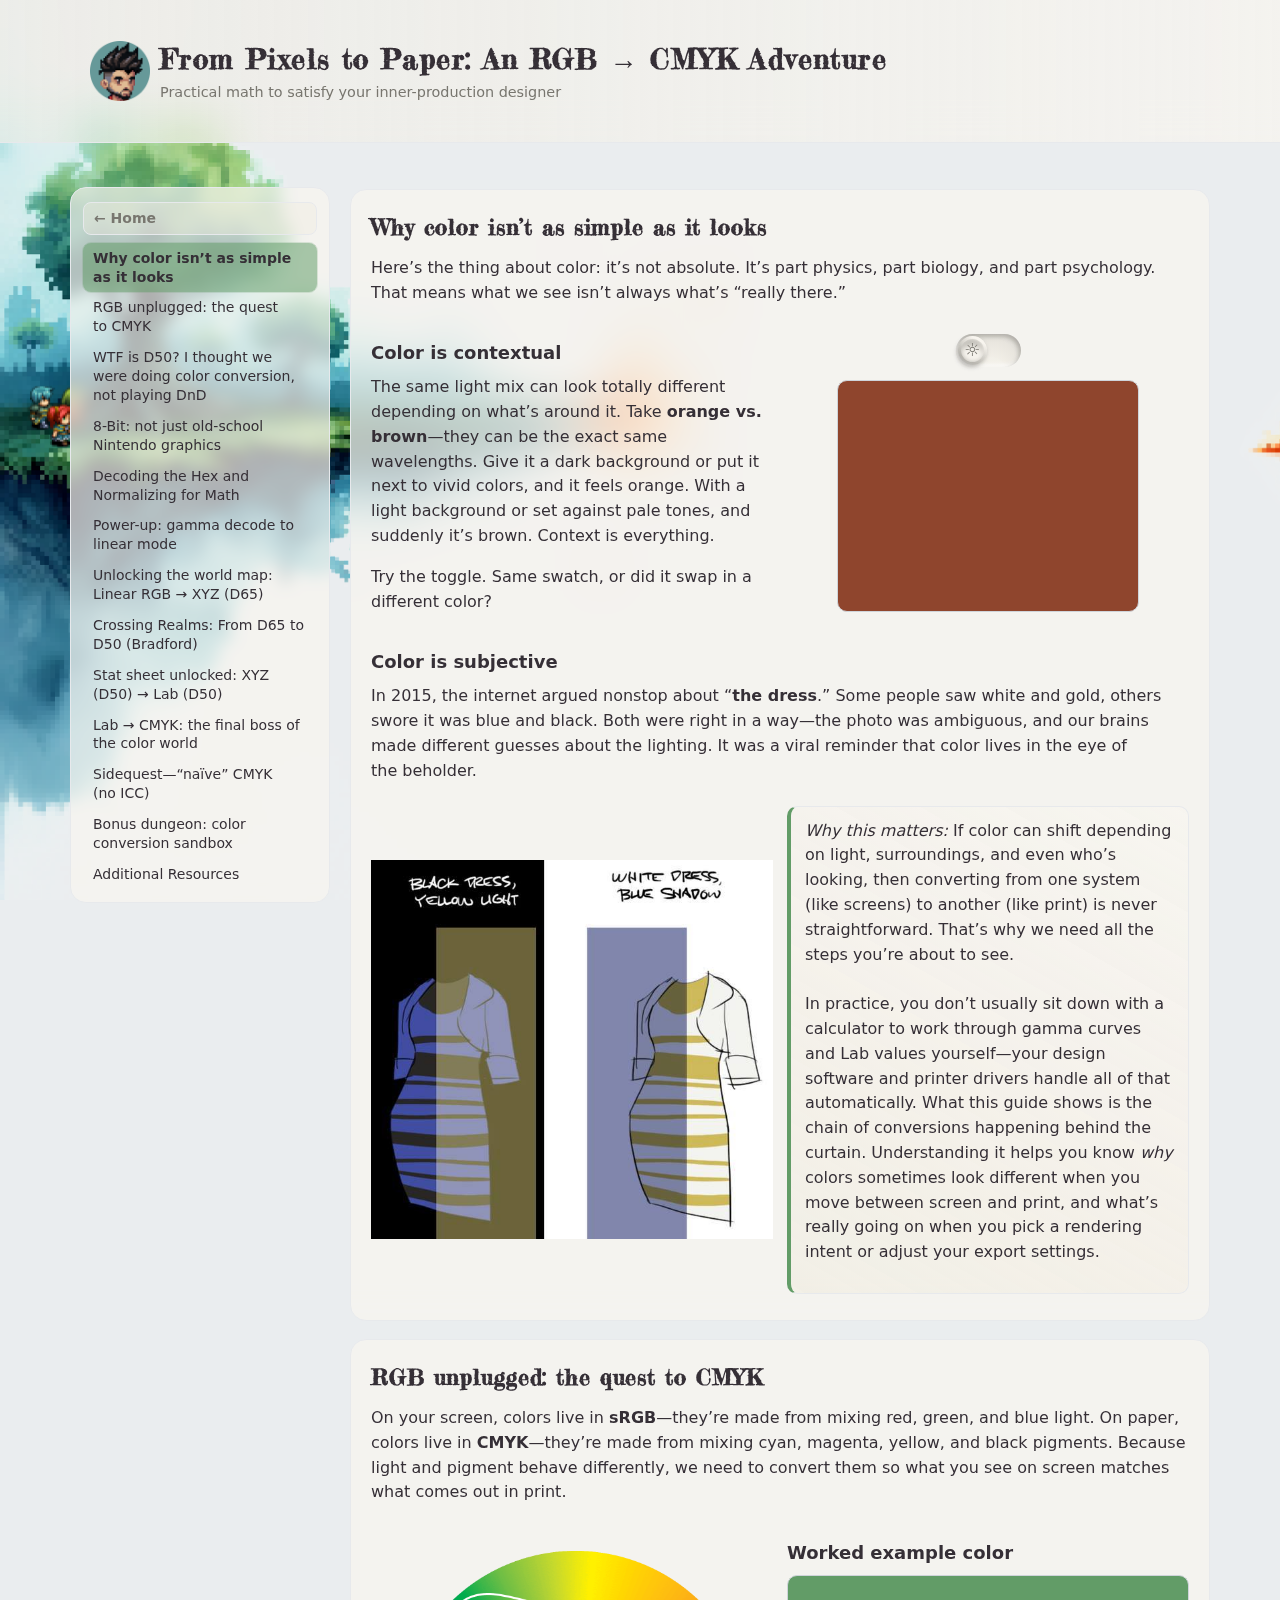
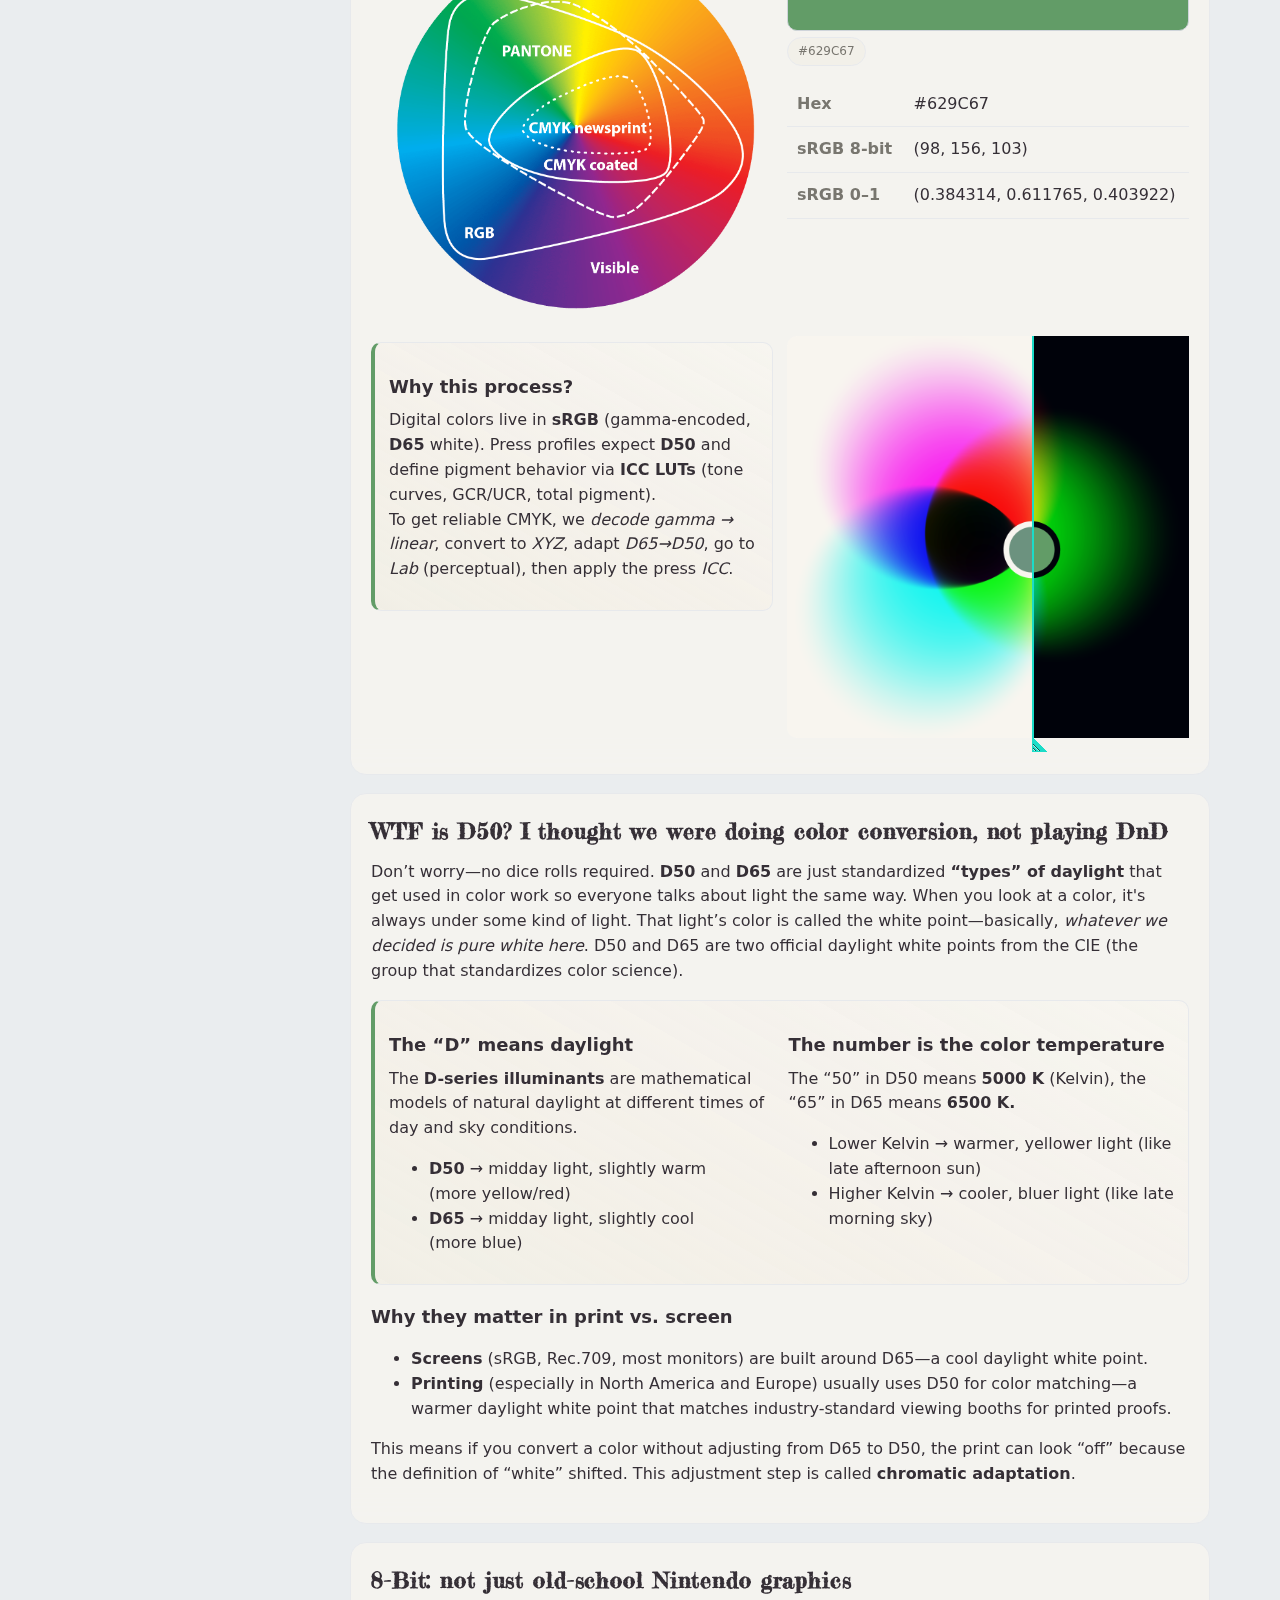
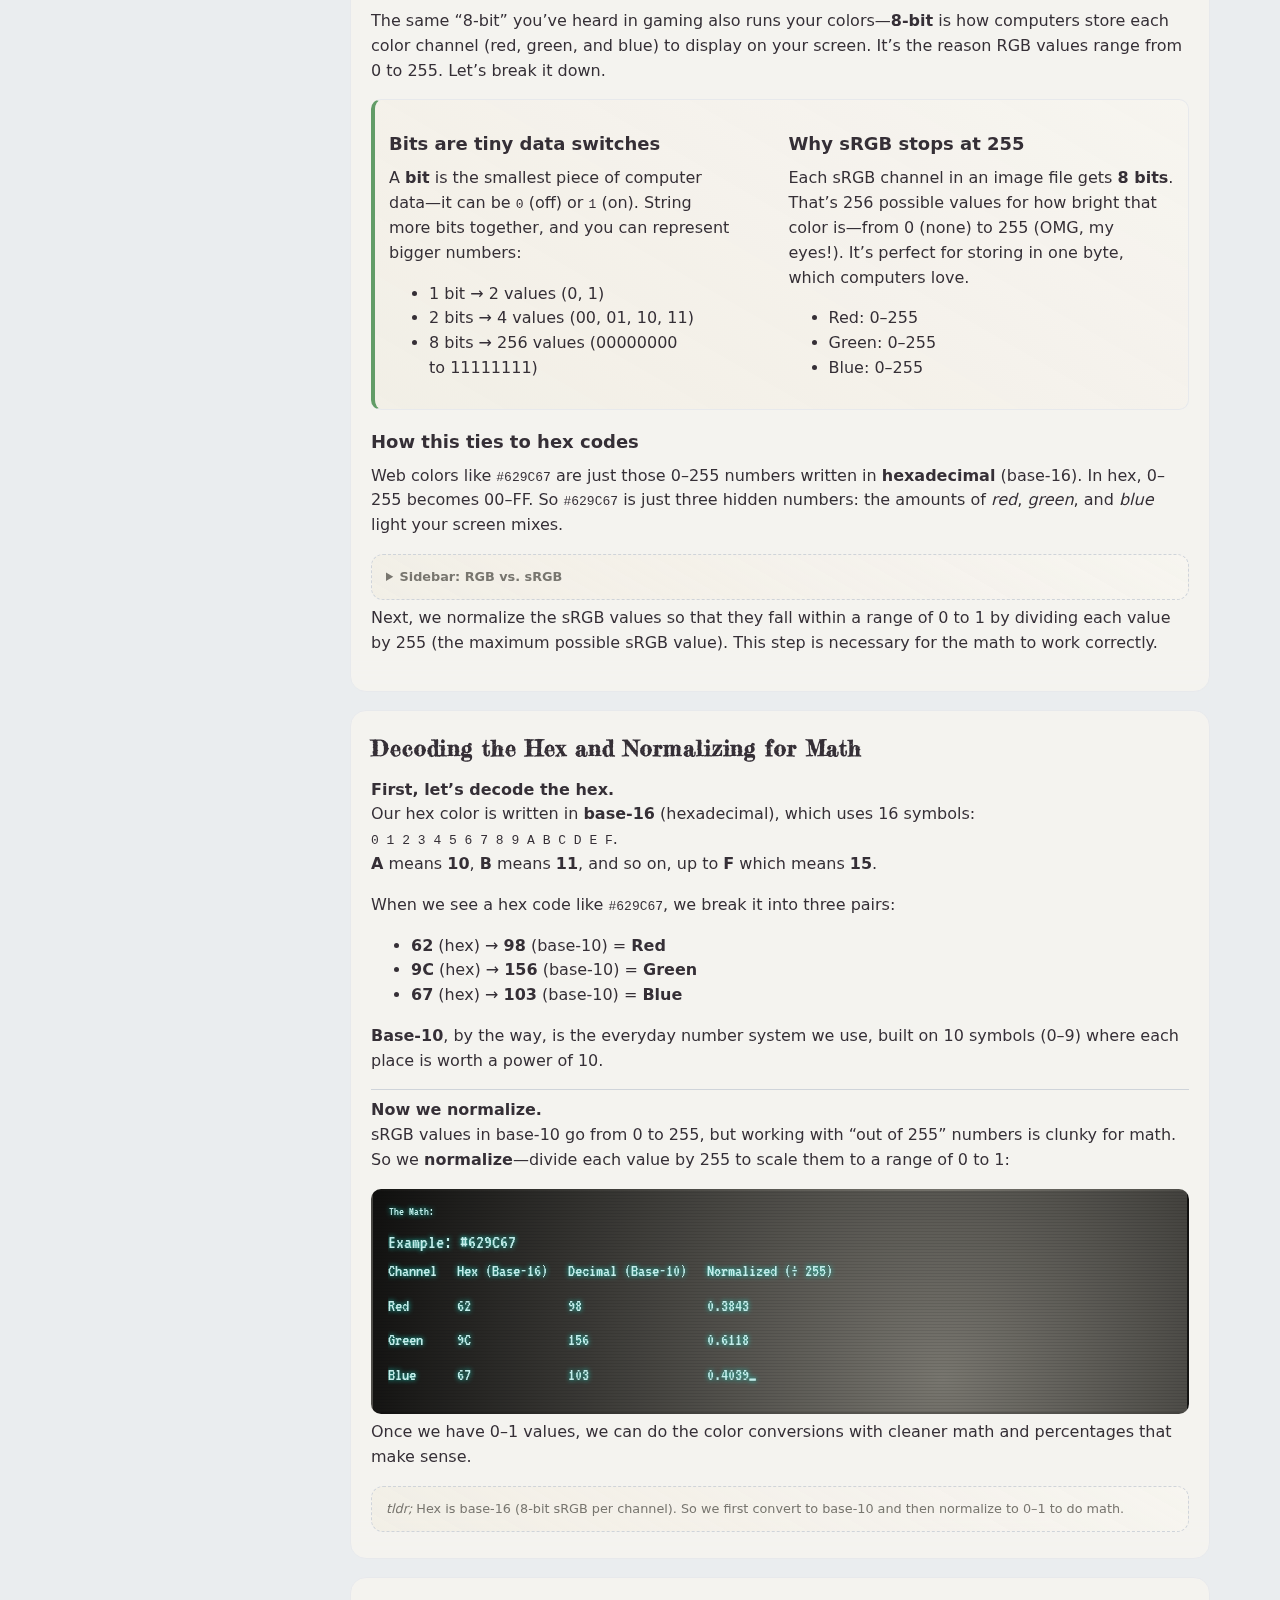
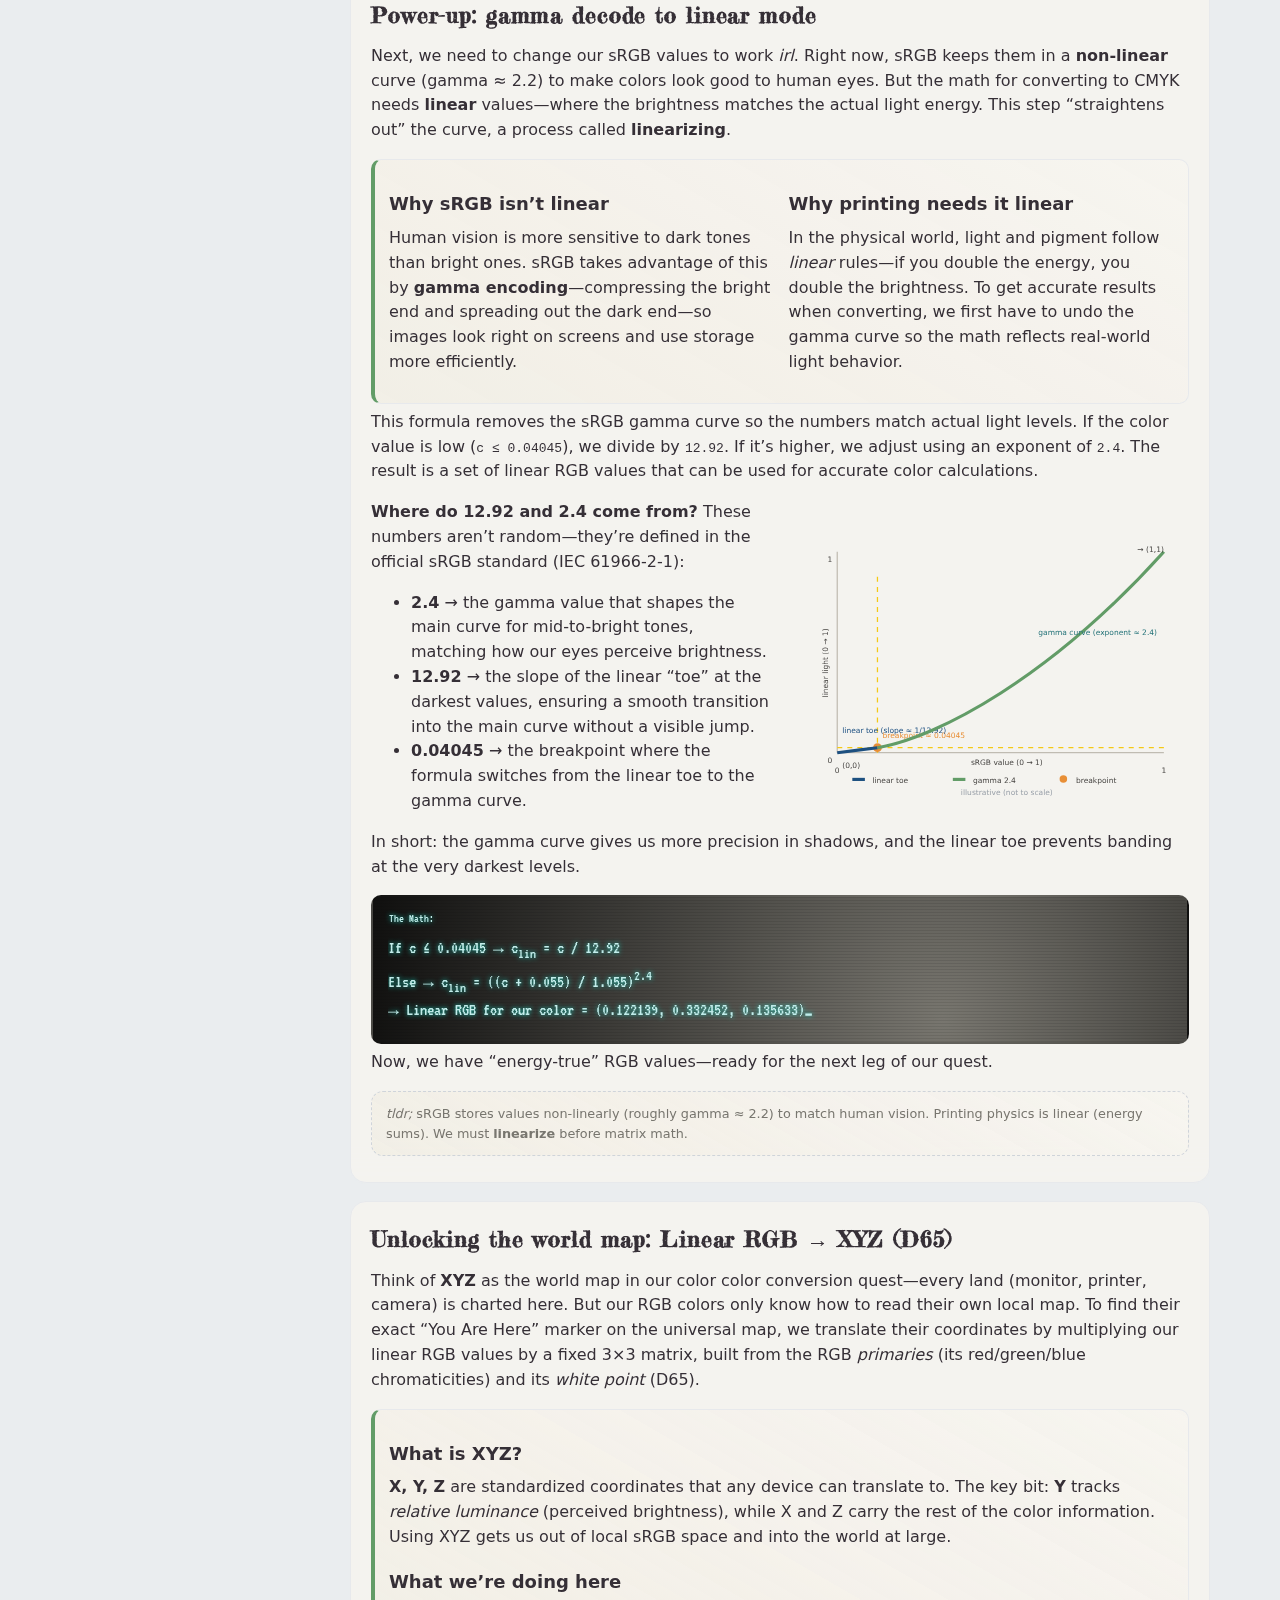
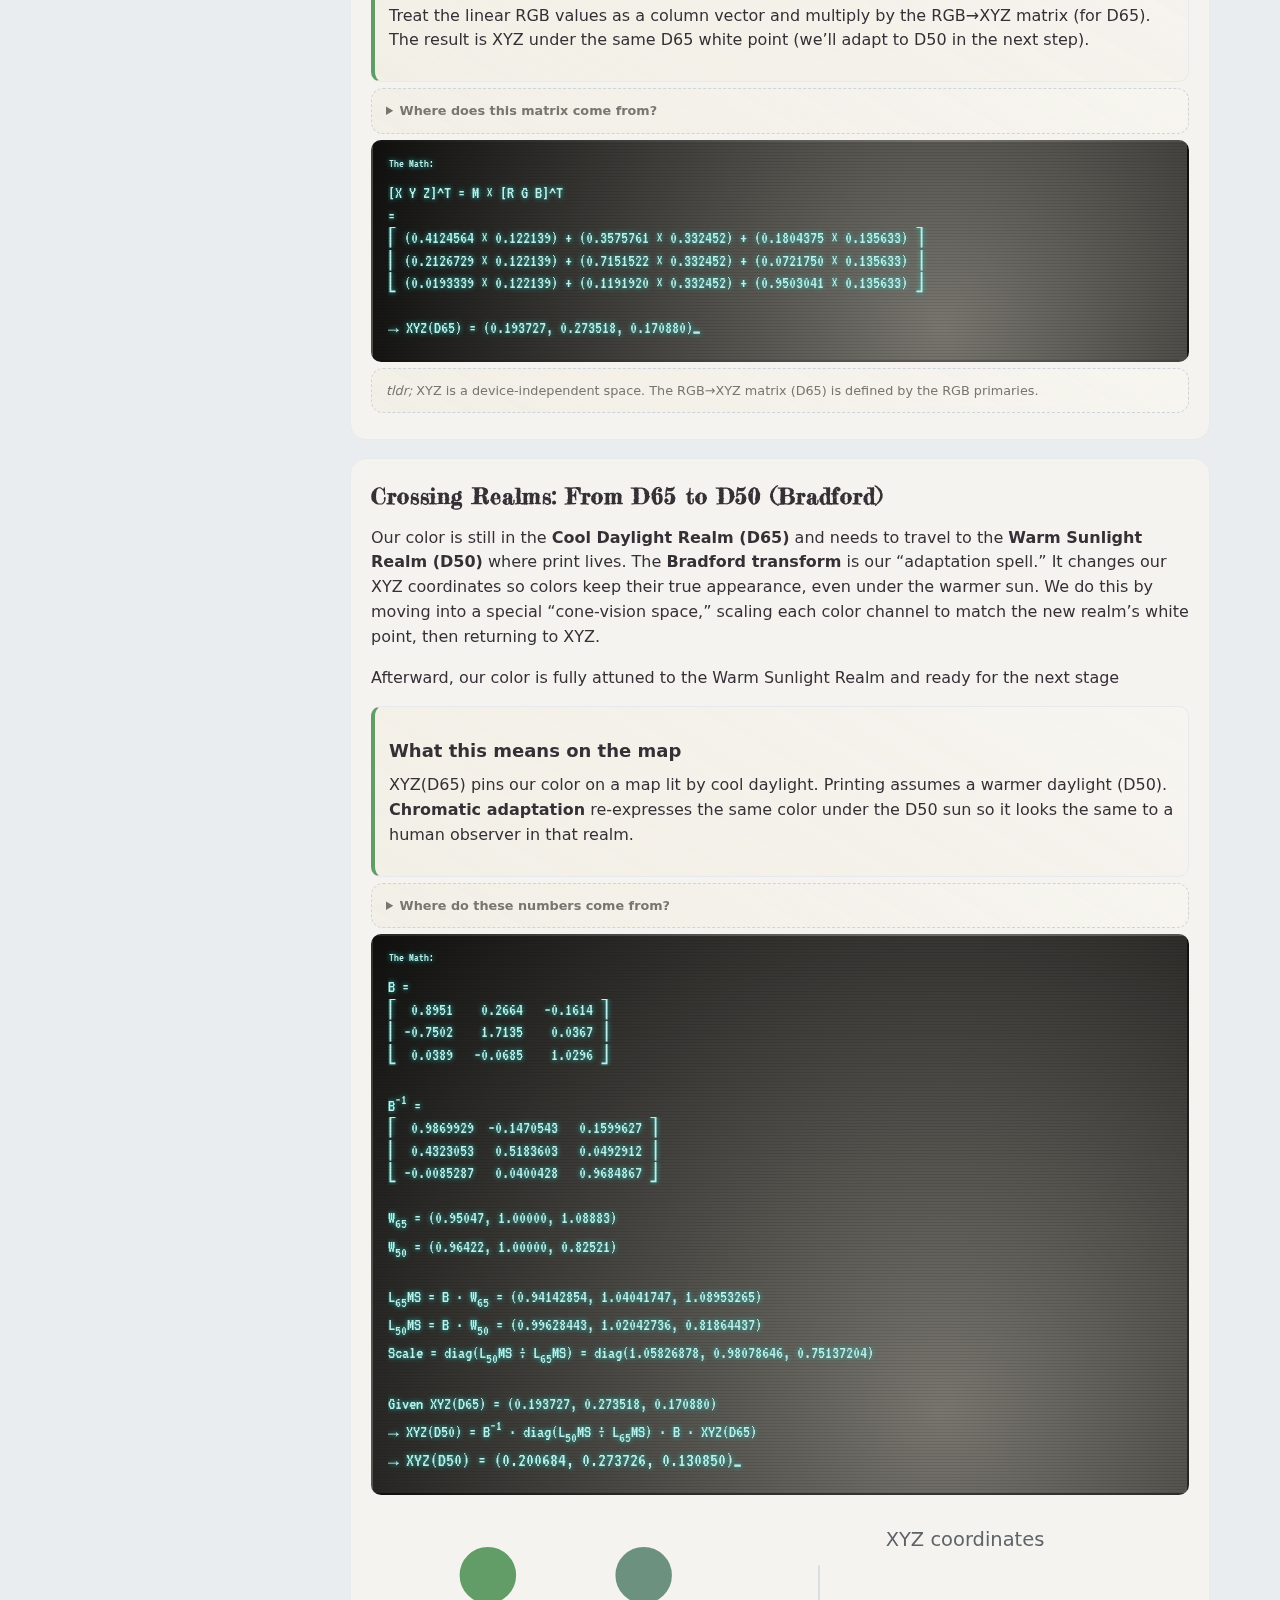
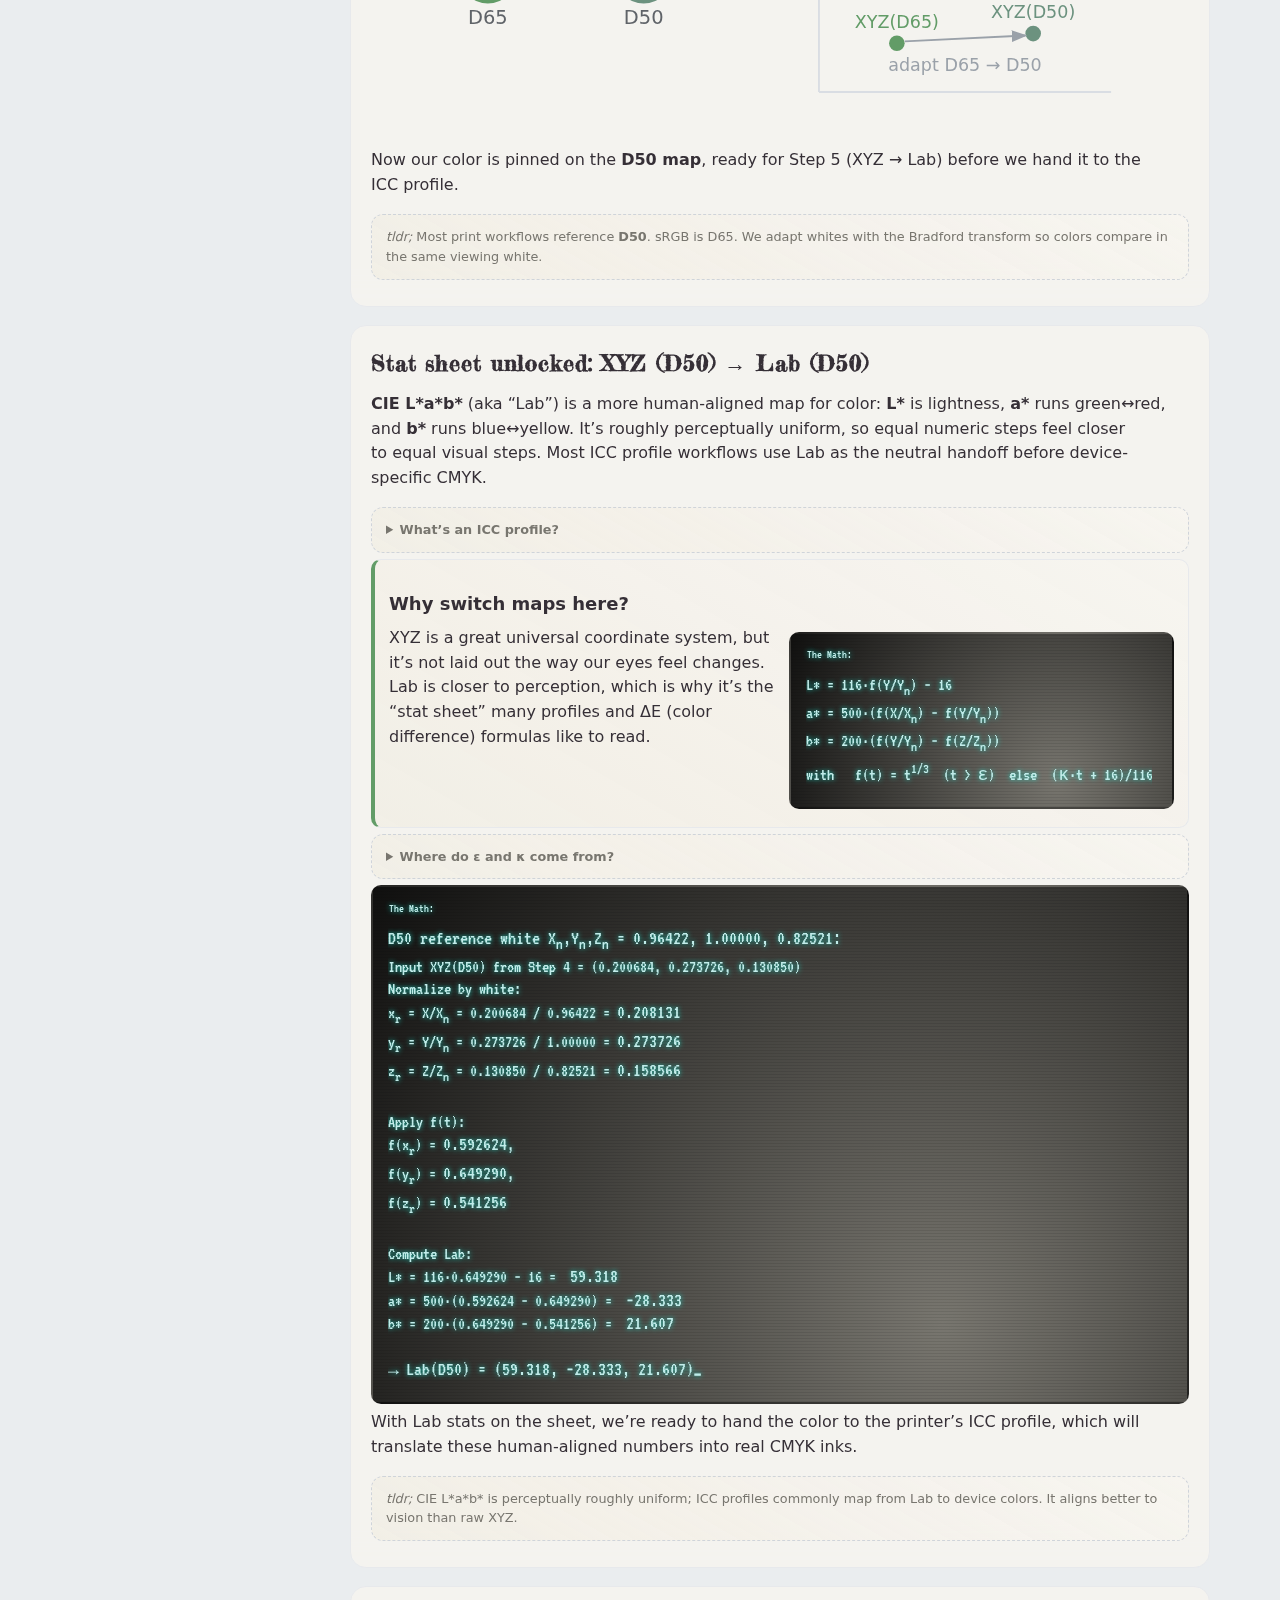
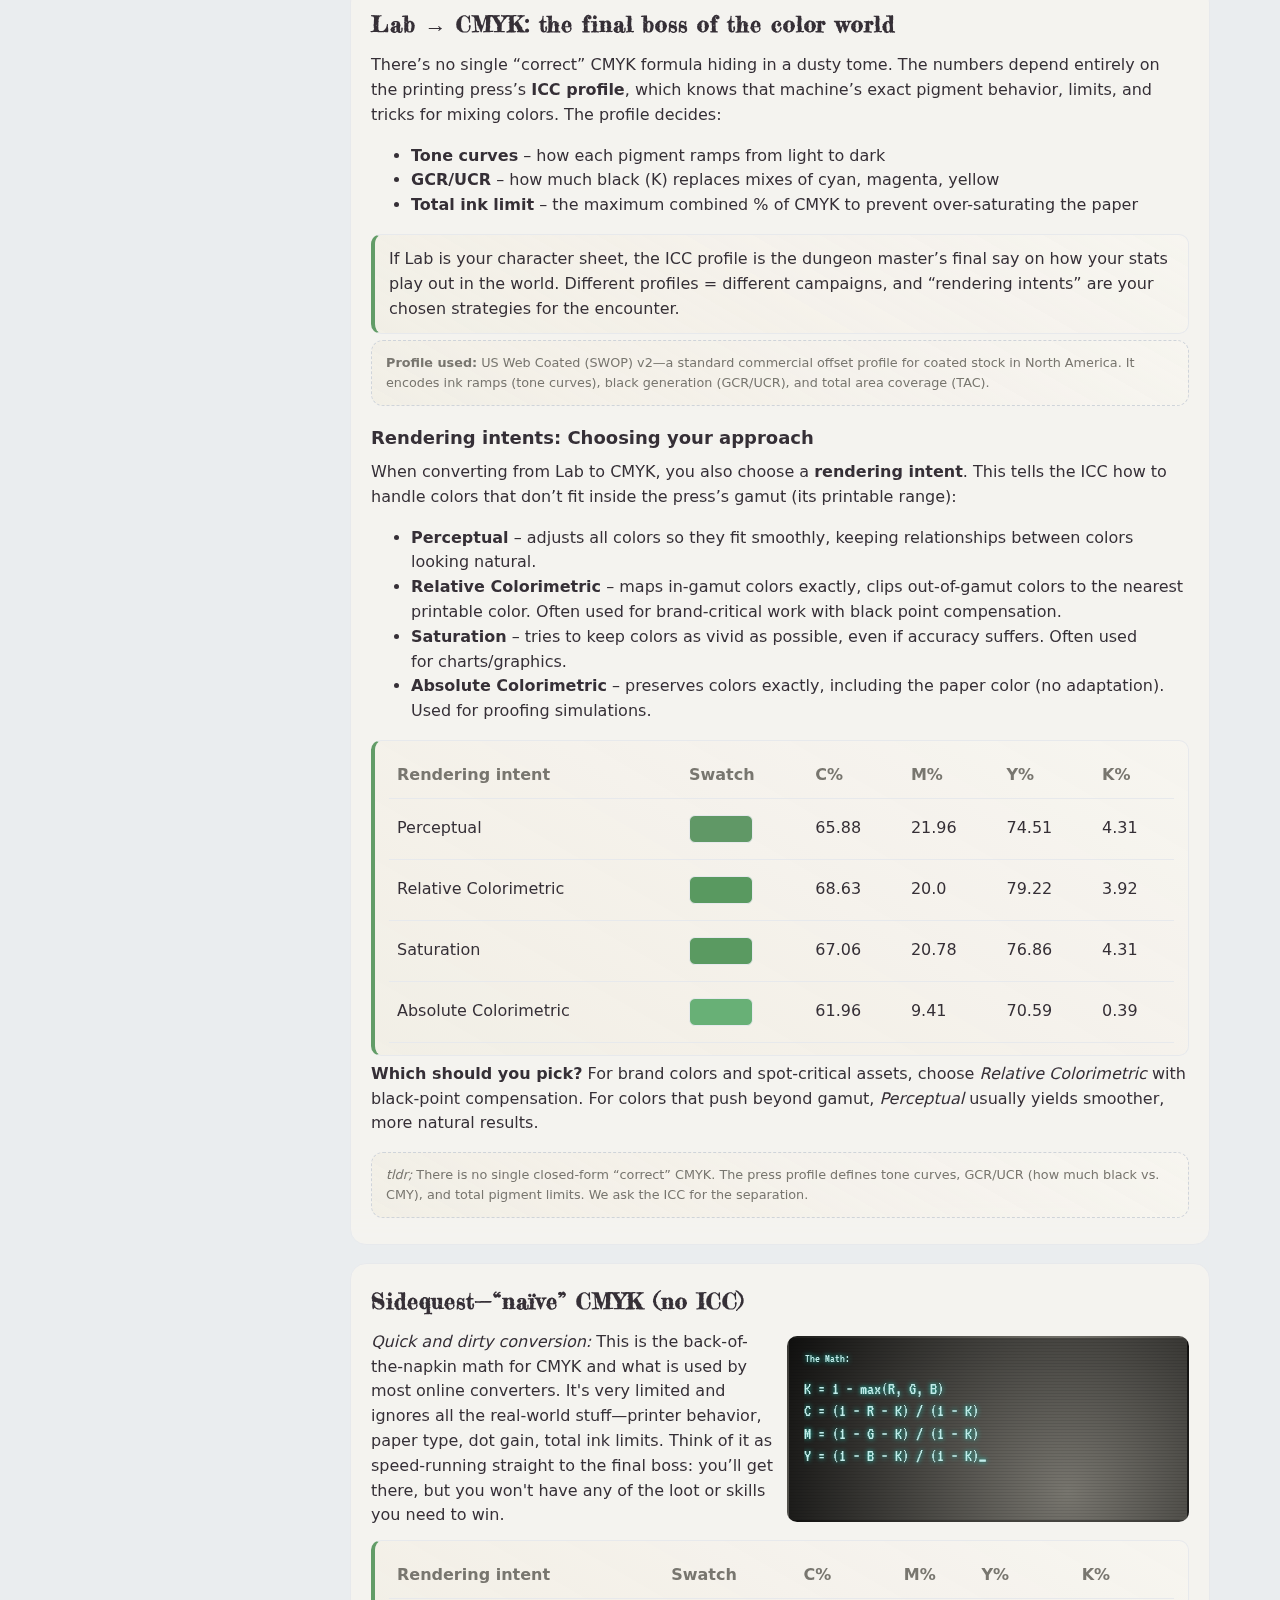
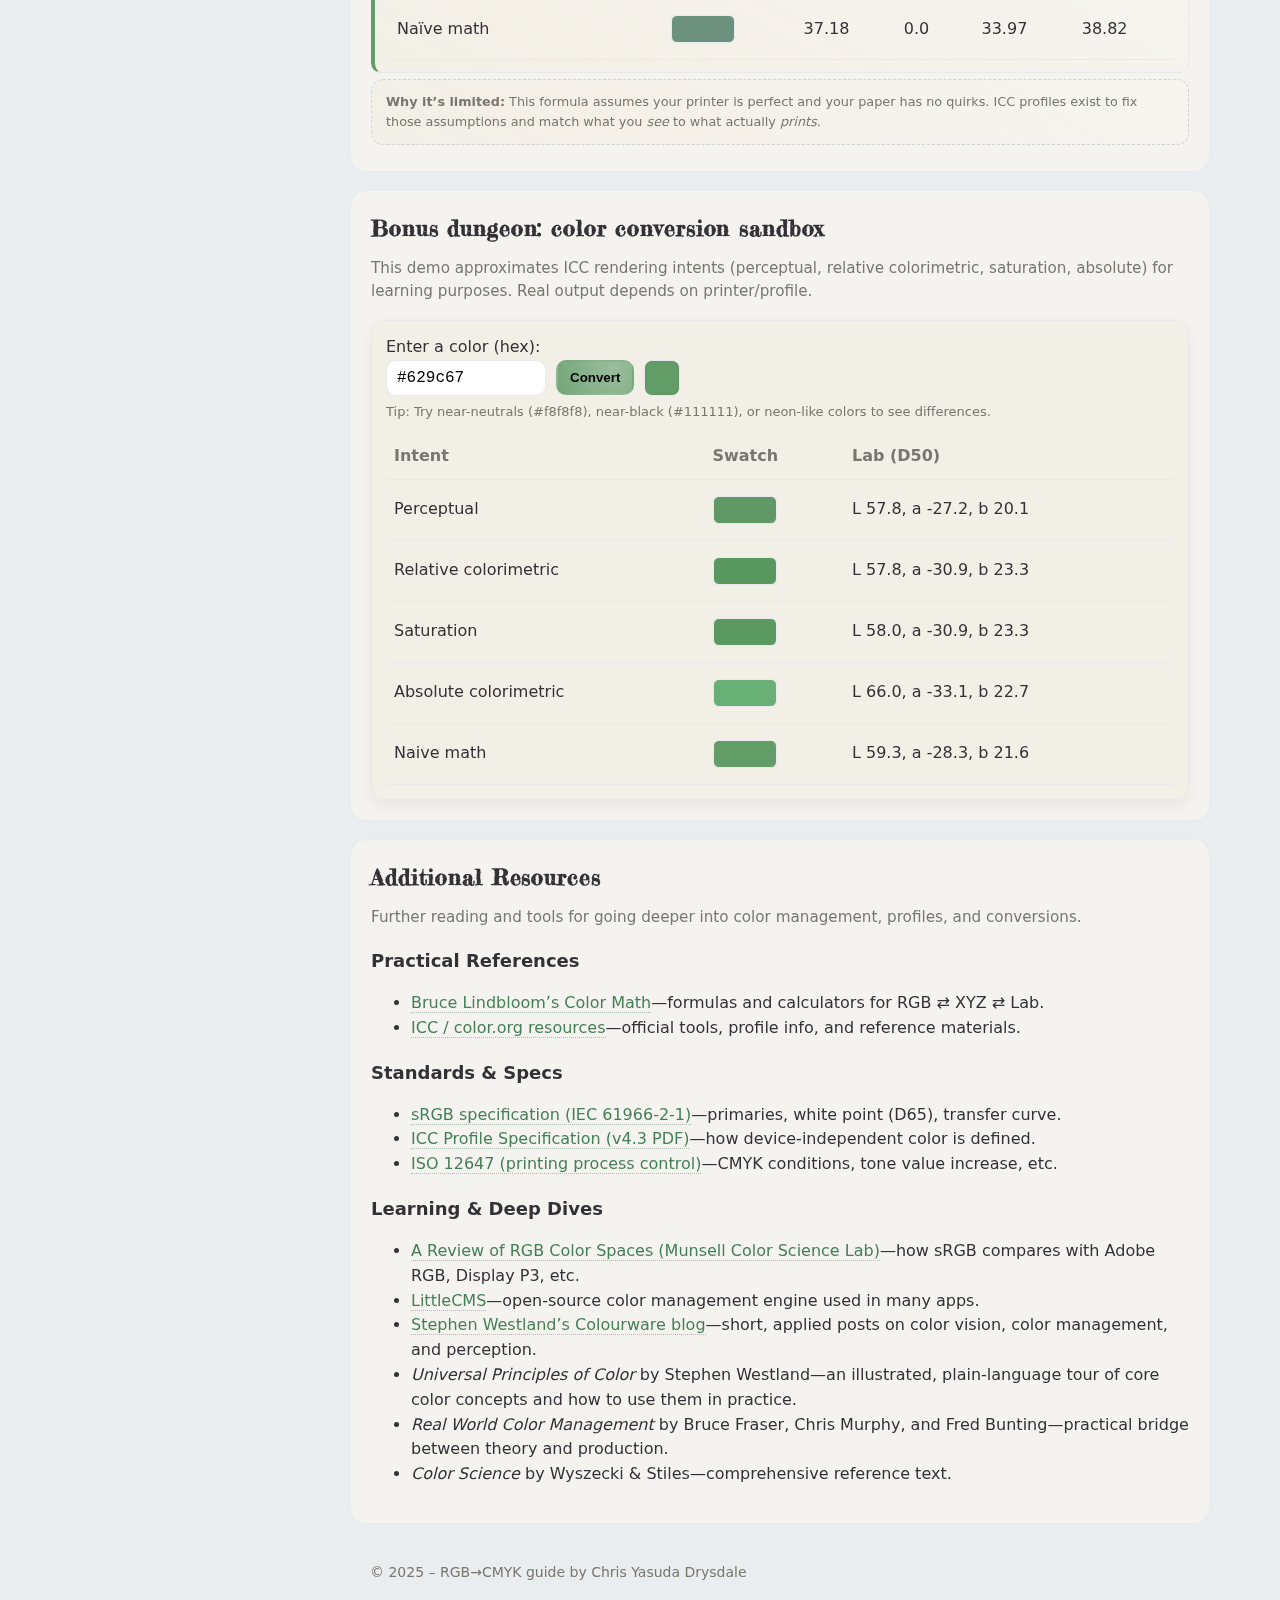
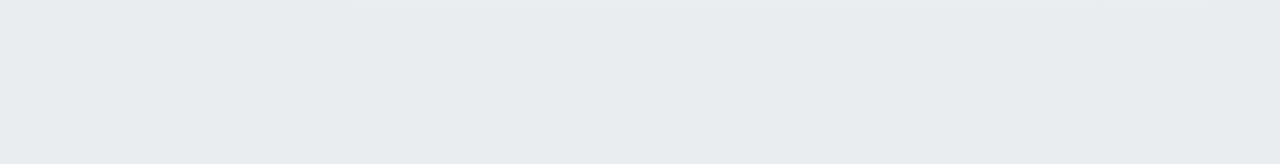
<file: guides/rgb-to-cmyk-guide.html>
<!doctype html>
<html lang="en">

<head>
  <script>
    try {
      const t = localStorage.getItem('theme');
      if (t === 'dark' || t === 'light') document.documentElement.setAttribute('data-theme', t);
    } catch {}
  </script>
  <meta charset="utf-8" />
  <title>From Pixels to Paper: An RGB → CMYK Adventure</title>
  <link rel="apple-touch-icon" sizes="180x180" href="../images/apple-touch-icon.png">
  <link rel="icon" type="image/png" sizes="32x32" href="../images/favicon-32x32.png">
  <link rel="icon" type="image/png" sizes="16x16" href="../images/favicon-16x16.png">
  <link rel="icon" href="../images/favicon.ico" type="image/x-icon">
  <link rel="manifest" href="../site.webmanifest">
  <meta name="description" content="Follow your colors from screen to print in a step-by-step guide explaining how RGB to CMYK color conversion works.">
  <meta name="keywords" content="RGB to CMYK, hex to CMYK, sRGB to CMYK, ICC profiles, US Web Coated SWOP v2, FOGRA39, GRACoL, LittleCMS, rendering intents, relative colorimetric, perceptual, CIELAB, XYZ, soft proofing, GCR, UCR, total ink limit, Pantone to CMYK, print production, color management">
  <meta name="guide:category" content="Color Theory" />
  <meta name="guide:updated" content="2025-09-05" />
  <link rel="canonical" href="https://cydrysdale.github.io/now-in-production/guides/rgb-to-cmyk-guide.html">
  <meta name="robots" content="index,follow">
  <meta name="author" content="Chris Yasuda Drysdale">
  <meta name="format-detection" content="telephone=no"/>
  <!-- Open Graph for Facebook, LinkedIn, etc. -->
  <meta property="og:type" content="article">
  <meta property="og:title" content="From Pixels to Paper: An RGB → CMYK Guide">
  <meta property="og:description" content="Follow your colors from screen to print in a step-by-step guide explaining how RGB to CMYK color conversion works.">
  <meta property="og:image" content="https://cydrysdale.github.io/now-in-production/images/rgb-to-cmyk-guide.png" />
  <meta property="og:image:width" content="1200" />
  <meta property="og:image:height" content="630" />
  <meta property="og:url" content="https://cydrysdale.github.io/now-in-production/guides/rgb-to-cmyk-guide.html">
  <meta name="viewport" content="width=device-width, initial-scale=1" />
  <link rel="preconnect" href="https://fonts.googleapis.com">
  <link rel="preconnect" href="https://fonts.gstatic.com" crossorigin>
  <link href="https://fonts.googleapis.com/css2?family=VT323&amp;display=swap" rel="stylesheet">
  <link href="https://fonts.googleapis.com/css2?family=Fredericka+the+Great&amp;display=swap" rel="stylesheet">
  <link rel="stylesheet" href="../assets/css/style.css">
  <script src="../assets/js/core.js" defer></script>
  <script src="../assets/js/sandbox.js" defer></script>
  <style>
    :root {
      /* NOTE: url(...) is resolved relative to `assets/css/style.css` (not this HTML file). */
      --bg-light: url('../../images/pxArt.png');
    }
    :root[data-theme="dark"]{ 
      --bg-dark: url('../../images/pxArtDark.png')
    }
  </style>
</head>

<body>
  <a class="skip-link" href="#content">Skip to content</a>
  <header>
    <div class="header-inner">
      <img src="../images/Pixel-Chris.png" width="60px" style="display: inline-block; margin-right: 10px;" alt="site logo"/>
      <div id="top" class="title-block">
        <h1>From Pixels to Paper: An RGB → CMYK Adventure</h1>
        <div class="sub">Practical math to satisfy your inner-production designer</div>
      </div>

      <!-- Right-side controls -->
      <div class="header-actions">
      
        <!-- Mobile TOC -->
        <div class="toc-mobile">
          <button id="tocToggle" aria-expanded="false" aria-controls="tocList">☰ Inventory</button>
          <nav id="tocList" class="toc" aria-label="On this page"></nav>
        </div>
      </div>
    </div>
  </header>

  <div class="page">
    <aside class="toc-desktop">
      <nav class="toc" aria-label="On this page"></nav>
    </aside>
    <main>
      <section>
        <h2>Why color isn’t as simple as it looks</h2>
        <p>
          Here’s the thing about color: it’s not absolute. It’s part physics, part biology, and part psychology. That means what we see isn’t always what’s “really there.”
        </p>

        <div class="grid">
          <div>
            <h3>Color is contextual</h3>
            <p>
              The same light mix can look totally different depending on what’s around it. Take <strong>orange vs. brown</strong>—they can be the exact same wavelengths. Give it a dark background or put it next to vivid colors, and it feels orange. With a light background or set against pale tones, and suddenly it’s brown. Context is everything.
            </p>
            <p>
              Try the toggle. Same swatch, or did it swap in a different color?
            </p>
          </div>          
          <div class="toggle-container">
            <!-- Theme toggle -->
            <div class="theme-toggle">
              <input id="themeSwitch" type="checkbox" role="switch" aria-checked="false" aria-label="Toggle dark mode">
              <label for="themeSwitch">
                <span class="track" aria-hidden="true"></span>
                <span class="thumb" aria-hidden="true">
                  <span class="icon sun">&#9788;</span>
                  <span class="icon moon">&#9789;</span>
                </span>
              </label>
            </div>
            
            <div class="swatch2"></div>
            </div>
        </div>
        <h3>Color is subjective</h3>
        <p>
          In 2015, the internet argued nonstop about “<strong>the dress</strong>.” Some people saw white and gold, others swore it was blue and black. Both were right in a way—the photo was ambiguous, and our brains made different guesses about the lighting. It was a viral reminder that color lives in the eye of the beholder.
        </p>
        <div class="grid">
          <div class="image-container">
            <img src="../images/thedress.png" width="100%" height="auto" alt="Image of 'the dress'">
          </div>
          <div class="callout">
            <p>
              <em>Why this matters:</em> If color can shift depending on light, surroundings, and even who’s looking, then converting from one system (like screens) to another (like print) is never straightforward. That’s why we need all the steps you’re about to see.<br>
              <br>
              In practice, you don’t usually sit down with a calculator to work through gamma curves and Lab values yourself—your design software and printer drivers handle all of that automatically. What this guide shows is the chain of conversions happening behind the curtain. Understanding it helps you know <em>why</em> colors sometimes look different when you move between screen and print, and what’s really going on when you pick a rendering intent or adjust your export settings.
            </p>
          </div>
        </div>

      </section>

      <section>
        <h2>RGB unplugged: the quest to CMYK</h2>
        <p>
          On your screen, colors live in <strong>sRGB</strong>—they’re made from mixing red, green, and blue light. On paper, colors live in <strong>CMYK</strong>—they’re made from mixing cyan, magenta, yellow, and black pigments. Because light and pigment behave differently, we need to convert them so what you see on screen matches what comes out in print.
        </p>
        <div class="grid">
          <div class="image-container">
            <img src="../images/colorspacecomparison.png" alt="color space comparison image">
          </div>
          <div>
            <h3>Worked example color</h3>
            <div class="swatch"></div>
            <p><span class="pill">#629C67</span></p>
            <table>
              <tr>
                <th>Hex</th>
                <td>#629C67</td>
              </tr>
              <tr>
                <th>sRGB 8‑bit</th>
                <td>(98, 156, 103)</td>
              </tr>
              <tr>
                <th>sRGB 0–1</th>
                <td>(0.384314, 0.611765, 0.403922)</td>
              </tr>
            </table>
          </div>
          <div>
            <div class="callout">
              <h3>Why this process?</h3>
              <p>
                Digital colors live in <strong>sRGB</strong> (gamma‑encoded, <strong>D65</strong> white). Press profiles expect <strong>D50</strong> and define pigment behavior via <strong>ICC LUTs</strong> (tone curves, GCR/UCR, total pigment).<br> To get reliable CMYK, we <em>decode gamma → linear</em>, convert to <em>XYZ</em>, adapt <em>D65→D50</em>, go to <em>Lab</em> (perceptual), then apply the press <em>ICC</em>.
              </p>
            </div>
          </div>
          <!--Image Comparison Slider-->
          <div>
            <figure dir="rtl">
              <p class="image-compare" role="img" tabindex="0" aria-label="Interactive comparison of additive RGB and subtractive CMYK color mixing." aria-description="Two overlaid images are revealed by a slider or toggle. The RGB version (additive light) shows red, green, and blue mixing to white at the center on a dark background. The CMYK version (subtractive ink) shows cyan, magenta, and yellow mixing to black at the center on a light background.">
                <span>
                  <img src="../images/RGB-color-mix.png" alt="" aria-hidden="true">
                  </span>
                  <img src="../images/CMYK-color-mix.png" alt="" aria-hidden="true">
              </p>
            </figure>
          </div>
        </div>
      </section>

      <section>
        <h2>WTF is D50? I thought we were doing color conversion, not playing DnD</h2>
        <p>Don’t worry—no dice rolls required. <strong>D50</strong> and <strong>D65</strong> are just standardized <strong>“types” of daylight</strong> that get used in color work so everyone talks about light the same way. When you look at a color, it's always under some kind of light. That light’s color is called the white point—basically, <em>whatever we decided is pure white here</em>. D50 and D65 are two official daylight white points from the CIE (the group that standardizes color science).</p>
        <div class="grid callout">
          <div>
            <h3>The “D” means daylight</h3>
            <p>The <strong>D-series illuminants</strong> are mathematical models of natural daylight at different times of day and sky conditions.</p>
            <ul>
              <li><strong>D50</strong> → midday light, slightly warm (more yellow/red)</li>
              <li><strong>D65</strong> → midday light, slightly cool (more blue)</li>
            </ul>
          </div>
          <div>
            <h3>The number is the color temperature</h3>
            <p>The “50” in D50 means <strong>5000 K</strong> (Kelvin), the “65” in D65 means <strong>6500 K.</strong>
            </p>
            <ul>
              <li>Lower Kelvin → warmer, yellower light (like late afternoon sun)</li>
              <li>Higher Kelvin → cooler, bluer light (like late morning sky)</li>
            </ul>
          </div>
        </div>
        <h3>Why they matter in print vs. screen</h3>
        <ul>
          <li><strong>Screens</strong> (sRGB, Rec.709, most monitors) are built around D65—a cool daylight white point.</li>
          <li><strong>Printing</strong> (especially in North America and Europe) usually uses D50 for color matching—a warmer daylight white point that matches industry-standard viewing booths for printed proofs.</li>
        </ul>
        <p>This means if you convert a color without adjusting from D65 to D50, the print can look “off” because the definition of “white” shifted. This adjustment step is called <strong>chromatic adaptation</strong>.</p>
      </section>

      <section>
        <h2>8-Bit: not just old-school Nintendo graphics</h2>
        <p>
          The same “8-bit” you’ve heard in gaming also runs your colors—<strong>8-bit</strong> is how computers store each color channel (red, green, and blue) to display on your screen. It’s the reason RGB values range from 0 to 255. Let’s break it down.
        </p>
        <div class="grid callout">
          <div>
            <h3>Bits are tiny data switches</h3>
            <p>
              A <strong>bit</strong> is the smallest piece of computer data—it can be <code>0</code> (off) or <code>1</code> (on). String more bits together, and you can represent bigger numbers:
            </p>
            <ul>
              <li>1 bit → 2 values (0, 1)</li>
              <li>2 bits → 4 values (00, 01, 10, 11)</li>
              <li>8 bits → 256 values (00000000 to 11111111)</li>
            </ul>
          </div>
          <div>
            <h3>Why sRGB stops at 255</h3>
            <p>
              Each sRGB channel in an image file gets <strong>8 bits</strong>. That’s 256 possible values for how bright that color is—from 0 (none) to 255 (OMG, my eyes!). It’s perfect for storing in one byte, which computers love.
            </p>
            <ul>
              <li>Red: 0–255</li>
              <li>Green: 0–255</li>
              <li>Blue: 0–255</li>
            </ul>
          </div>
        </div>
        <h3>How this ties to hex codes</h3>
        <p>
          Web colors like <code>#629C67</code> are just those 0–255 numbers written in <strong>hexadecimal</strong> (base-16). In hex, 0–255 becomes 00–FF. So <code>#629C67</code> is just three hidden numbers: the amounts of <em>red</em>, <em>green</em>, and <em>blue</em> light your screen mixes.
        </p>
        <div class="tip">
          <details>
            <summary>
              <strong>Sidebar: RGB vs. sRGB</strong>
            </summary>
            <p>
              When you see a hex code like &#x1F7E7; <code>#FF8800</code>, it isn’t just “RGB” in the abstract, it’s <strong>sRGB</strong>.
            </p>
            <ul>
              <li>
                <strong>RGB</strong> is a broad idea: any system that mixes red, green, and blue light to describe color. But without a standard, each screen or file could interpret those numbers differently.
              </li>
              <li>
                <strong>sRGB</strong> is that standard. It defines exactly which red, green, and blue primaries to use, what “white” looks like (D65), and how brightness is mapped (the gamma curve). Because it’s consistent, it became the default for the web, most design software, and the majority of monitors.
              </li>
            </ul>
            <p>
              So in this guide, whenever we start from a hex code, we’re really starting from <strong>sRGB</strong> values—which we then convert step by step into linear RGB, XYZ, Lab, and finally CMYK.
            </p>
            <strong>Fun fact:</strong> 8-bit per channel RGB = 24-bit color (8+8+8), giving you 16,777,216 possible colors.
          </details>
        </div>
        <p>
          Next, we normalize the sRGB values so that they fall within a range of 0 to 1 by dividing each value by 255 (the maximum possible sRGB value). This step is necessary for the math to work correctly.
        </p>
      </section>

      <section>
        <h2>Decoding the Hex and Normalizing for Math</h2>
        <p>
          <strong>First, let’s decode the hex.</strong><br> Our hex color is written in <strong>base-16</strong> (hexadecimal), which uses 16 symbols: <br>
          <code>0 1 2 3 4 5 6 7 8 9 A B C D E F</code>.<br>
          <strong>A</strong> means <strong>10</strong>, <strong>B</strong> means <strong>11</strong>, and so on, up to <strong>F</strong> which means <strong>15</strong>.
        </p>
        <p>When we see a hex code like <code>#629C67</code>, we break it into three pairs:</p>
        <ul>
          <li><strong>62</strong> (hex) → <strong>98</strong> (base-10) = <strong>Red</strong></li>
          <li><strong>9C</strong> (hex) → <strong>156</strong> (base-10) = <strong>Green</strong></li>
          <li><strong>67</strong> (hex) → <strong>103</strong> (base-10) = <strong>Blue</strong></li>
        </ul>
        <p>
          <strong>Base-10</strong>, by the way, is the everyday number system we use, built on 10 symbols (0–9) where each place is worth a power of 10.
        </p>
        <hr>
        <p>
          <strong>Now we normalize.</strong><br> sRGB values in base-10 go from 0 to 255, but working with “out of 255” numbers is clunky for math.<br> So we <strong>normalize</strong>—divide each value by 255 to scale them to a range of 0 to 1:
        </p>
        <div class="code code-table-wrap" data-label="The Math:">
          <div class="code-type animate">
          <strong>Example: #629C67</strong>
          <table>
            <thead>
              <tr>
                <th>Channel</th>
                <th>Hex (Base-16)</th>
                <th>Decimal (Base-10)</th>
                <th>Normalized (÷ 255)</th>
              </tr>
            </thead>
            <tbody>
              <tr>
                <td>Red</td>
                <td>62</td>
                <td>98</td>
                <td>0.3843</td>
              </tr>
              <tr>
                <td>Green</td>
                <td>9C</td>
                <td>156</td>
                <td>0.6118</td>
              </tr>
              <tr>
                <td>Blue</td>
                <td>67</td>
                <td>103</td>
                <td>0.4039<span class="cursor animate">_</span></td>
              </tr>
            </tbody>
          </table>
          </div>
        </div>
        <p>
          Once we have 0–1 values, we can do the color conversions with cleaner math and percentages that make sense.
        </p>
        <div class="tip"><em>tldr;</em> Hex is base-16 (8‑bit sRGB per channel). So we first convert to base-10 and then normalize to 0–1 to do math.</div>
      </section>

      <section>
        <h2>Power-up: gamma decode to linear mode</h2>
        <p>
          Next, we need to change our sRGB values to work <em>irl</em>. Right now, sRGB keeps them in a <strong>non-linear</strong> curve (gamma ≈ 2.2) to make colors look good to human eyes. But the math for converting to CMYK needs <strong>linear</strong> values—where the brightness matches the actual light energy. This step “straightens out” the curve, a process called <strong>linearizing</strong>.
        </p>
        <div class="grid callout">
          <div>
            <h3>Why sRGB isn’t linear</h3>
            <p>
              Human vision is more sensitive to dark tones than bright ones. sRGB takes advantage of this by <strong>gamma encoding</strong>—compressing the bright end and spreading out the dark end—so images look right on screens and use storage more efficiently.
            </p>
          </div>
          <div>
            <h3>Why printing needs it linear</h3>
            <p>
              In the physical world, light and pigment follow <em>linear</em> rules—if you double the energy, you double the brightness. To get accurate results when converting, we first have to undo the gamma curve so the math reflects real-world light behavior.
            </p>
          </div>
        </div>
        <p>
          This formula removes the sRGB gamma curve so the numbers match actual light levels. If the color value is low (<code>c ≤ 0.04045</code>), we divide by <code>12.92</code>. If it’s higher, we adjust using an exponent of <code>2.4</code>. The result is a set of linear RGB values that can be used for accurate color calculations.
        </p>
        <div class="grid">
          <div>
            <strong>Where do 12.92 and 2.4 come from?</strong> These numbers aren’t random—they’re defined in the official sRGB standard (IEC 61966-2-1):
            <ul>
              <li>
                <strong>2.4</strong> → the gamma value that shapes the main curve for mid-to-bright tones, matching how our eyes perceive brightness.
              </li>
              <li>
                <strong>12.92</strong> → the slope of the linear “toe” at the darkest values, ensuring a smooth transition into the main curve without a visible jump.
              </li>
              <li>
                <strong>0.04045</strong> → the breakpoint where the formula switches from the linear toe to the gamma curve.
              </li>
            </ul>
          </div>
          <!-- Inline SVG: sRGB decode curve (illustrative, not to scale) -->
          <div>
            <svg viewBox="0 0 320 220" width="100%" height="auto" role="img"
              aria-label="sRGB gamma decode curve with linear toe and breakpoint">
              <desc>Illustrative sRGB gamma-decode curve showing a linear toe up to the breakpoint at 0.04045 and a gamma 2.4 curve afterward. Axes: x = sRGB value (0–1), y = linear light (0–1).</desc>
              <!-- Background -->
              <rect x="0" y="0" width="320" height="220" fill="#f8f5ef00" rx="8" ry="8" />
              <!-- Axes -->
              <g stroke="#c0bcb2" stroke-width="1">
                <line x1="40" y1="180" x2="300" y2="180" /> <!-- x-axis -->
                <line x1="40" y1="180" x2="40" y2="20" /> <!-- y-axis -->
              </g>
              <!-- Axis labels -->
              <g fill="#484643" font-size="6">
                <text x="175" y="190" text-anchor="middle">sRGB value (0 → 1)</text>
                <text x="-100" y="45" transform="rotate(-90 12,24)">linear light (0 → 1)</text>
                <text x="36" y="188" text-anchor="end">0</text>
                <text x="36" y="28" text-anchor="end">1</text>
                <text x="300" y="196" text-anchor="middle">1</text>
                <text x="40" y="196" text-anchor="middle">0</text>
              </g>
              <!-- Breakpoint marker at c=0.04045, clin≈0.00313 (illustrative placement) -->
              <g>
                <!-- Vertical guide -->
                <line x1="72" y1="180" x2="72" y2="40" stroke="#f5c914" stroke-dasharray="4 4" />
                <!-- Horizontal guide -->
                <line x1="40" y1="176" x2="300" y2="176" stroke="#f5c914" stroke-dasharray="4 4" />
                <!-- Point -->
                <circle cx="72" cy="176" r="3.5" fill="#e88f36" />
                <text x="76" y="168" font-size="6" fill="#e88f36">breakpoint ≈ 0.04045</text>
              </g>
              <!-- Linear toe (slope ≈ 1/12.92) -->
              <g>
                <line x1="40" y1="180" x2="72" y2="176" stroke="#1d5080" stroke-width="2.5" />
                <text x="44" y="164" font-size="6" fill="#1d5080">linear toe (slope ≈ 1/12.92)</text>
              </g>
              <!-- Gamma curve (≈2.4) from breakpoint to 1,1 (illustrative Bézier) -->
              <path d="M72,176 C 120,168 210,120 300,20" fill="none" stroke="#629c67" stroke-width="2.5" />
              <text x="200" y="86" font-size="6" fill="#267479">gamma curve (exponent ≈ 2.4)</text>
              <!-- Corner labels -->
              <text x="300" y="20" font-size="6" fill="#484643" text-anchor="end">→ (1,1)</text>
              <text x="44" y="192" font-size="6" fill="#484643">(0,0)</text>
              <!-- Legend -->
              <g font-size="6">
                <rect x="52" y="200" width="10" height="2.5" fill="#1d5080" /><text x="68" y="204" fill="#484643">linear toe</text>
                <rect x="132" y="200" width="10" height="2.5" fill="#629c67" /><text x="148" y="204"
                  fill="#484643">gamma 2.4</text>
                <circle cx="220" cy="201" r="3" fill="#e88f36" /><text x="230" y="204" fill="#484643">breakpoint</text>
              </g>
              <!-- Note -->
              <text x="175" y="214" font-size="6" fill="#9aa1a9" text-anchor="middle">illustrative (not to scale)</text>
            </svg>
          </div>
        </div>
        <p>
          In short: the gamma curve gives us more precision in shadows, and the linear toe prevents banding at the very darkest levels.
        </p>
        <div class="code" data-label="The Math:">
            <div class="code-type animate">If <code>c</code> ≤ 0.04045 → <code>c<sub>lin</sub> = c / 12.92</code></div>
            <div class="code-type animate">Else → <code>c<sub>lin</sub> = ((c + 0.055) / 1.055)<sup>2.4</sup></code></div>
            <div class="code-type animate">→ Linear RGB for our color = (0.122139, 0.332452, 0.135633)<span class="cursor animate">_</span></div>
          
        </div>

        <p>Now, we have “energy-true” RGB values—ready for the next leg of our quest.</p>
        <div class="tip">
          <em>tldr;</em> sRGB stores values non‑linearly (roughly gamma ≈ 2.2) to match human vision. Printing physics is linear (energy sums). We must <strong>linearize</strong> before matrix math.
        </div>
      </section>

      <section>
        <h2>Unlocking the world map: Linear RGB → XYZ (D65)</h2>
        <p>
          Think of <strong>XYZ</strong> as the world map in our color color conversion quest—every land (monitor, printer, camera) is charted here. But our RGB colors only know how to read their own local map. To find their exact “You Are Here” marker on the universal map, we translate their coordinates by multiplying our linear RGB values by a fixed 3×3 matrix, built from the RGB <em>primaries</em> (its red/green/blue chromaticities) and its <em>white point</em> (D65).
        </p>
        <div class="callout">
          <div>
            <h3>What is XYZ?</h3>
            <p>
              <strong>X, Y, Z</strong> are standardized coordinates that any device can translate to. The key bit: <strong>Y</strong> tracks <em>relative luminance</em> (perceived brightness), while X and Z carry the rest of the color information. Using XYZ gets us out of local sRGB space and into the world at large.
            </p>
          </div>
          <div>
            <h3>What we’re doing here</h3>
            <p>
              Treat the linear RGB values as a column vector and multiply by the RGB→XYZ matrix (for D65). The result is XYZ under the same D65 white point (we’ll adapt to D50 in the next step).
            </p>
          </div>
        </div>
        <div class="tip">
          <details>
            <summary><strong>Where does this matrix come from?</strong></summary>
            <div class="grid">
              <div>
                It’s derived from the official RGB <em>primaries</em> (their CIE x,y chromaticities) and the <strong>D65</strong> white point. The matrix is solved so that the RGB primaries map to the correct XYZ locations and a neutral gray (R=G=B) maps to the D65 white. <strong>Y</strong> is relative luminance, so in your result <code>Y = 0.273518</code> represents the color’s brightness on a 0–1 scale.
              </div>
              <div>
                <strong>Standard RGB→XYZ (D65) matrix</strong>
                <div style="margin-top:8px;">
                  <code>
          M = ⎡ 0.4124564&nbsp;&nbsp;0.3575761&nbsp;&nbsp;0.1804375 ⎤<br>
          &nbsp;&nbsp;&nbsp;&nbsp;⎢ 0.2126729&nbsp;&nbsp;0.7151522&nbsp;&nbsp;0.0721750 ⎥<br>
          &nbsp;&nbsp;&nbsp;&nbsp;⎣ 0.0193339&nbsp;&nbsp;0.1191920&nbsp;&nbsp;0.9503041 ⎦
        </code>
                  <p style="margin:6px 0 0; color: var(--muted); font-size: 0.8em;">
                    Notice how the middle row (Y) weights green most heavily (≈0.715)—that reflects human sensitivity to green in luminance.
                  </p>
                </div>
              </div>
            </div>
          </details>
        </div>
        <div class="code" data-label="The Math:">
          <div class="code-type animate">[X Y Z]^T = M × [R G B]^T<br></div>
          <div class="code-type animate">=<br></div>
          <div class="code-type animate">⎡ (0.4124564 × 0.122139) + (0.3575761 × 0.332452) + (0.1804375 × 0.135633) ⎤<br></div>
          <div class="code-type animate">⎢ (0.2126729 × 0.122139) + (0.7151522 × 0.332452) + (0.0721750 × 0.135633) ⎥<br></div>
          <div class="code-type animate">⎣ (0.0193339 × 0.122139) + (0.1191920 × 0.332452) + (0.9503041 × 0.135633) ⎦<br><br></div>

          <!-- Step 4: Final result -->
          <div class="code-type animate">→ XYZ(D65) = (0.193727, 0.273518, 0.170880)<span class="cursor animate">_</span></div>
        </div>
        <div class="tip">
          <em>tldr;</em> XYZ is a device‑independent space. The RGB→XYZ matrix (D65) is defined by the RGB primaries.
        </div>
      </section>

      <section>
        <h2>Crossing Realms: From D65 to D50 (Bradford)</h2>
        <p>
          Our color is still in the <strong>Cool Daylight Realm (D65)</strong> and needs to travel to the <strong>Warm Sunlight Realm (D50)</strong> where print lives. The <strong>Bradford transform</strong> is our “adaptation spell.” It changes our XYZ coordinates so colors keep their true appearance, even under the warmer sun. We do this by moving into a special “cone-vision space,” scaling each color channel to match the new realm’s white point, then returning to XYZ.
        </p>
        <p>
          Afterward, our color is fully attuned to the Warm Sunlight Realm and ready for the next stage
        </p>
        <div class="callout">
          <h3>What this means on the map</h3>
          <p>
            XYZ(D65) pins our color on a map lit by cool daylight. Printing assumes a warmer daylight (D50). <strong>Chromatic adaptation</strong> re-expresses the same color under the D50 sun so it looks the same to a human observer in that realm.
          </p>
        </div>
        <div class="tip">
          <details>
            <summary><strong>Where do these numbers come from?</strong></summary>
            <ul>
              <li>
                <strong>B</strong> and <strong>B<sup>−1</sup></strong> are the standard <em>Bradford</em> cone-response matrices.
              </li>
              <li>
                <strong>W<sub>65</sub></strong> and <strong>W<sub>50</sub></strong> are the CIE D65/D50 white points (Y normalized to 1).
              </li>
              <li>
                The scale factors (1.0583, 0.9808, 0.7514) are per-channel ratios of cone responses under D50 vs. D65.
              </li>
            </ul>
            <p>
              In short: we convert to a cone-response space, scale to the target realm’s white, then convert back to XYZ.
            </p>
          </details>
        </div>
        <div class="code" data-label="The Math:">
          <!-- Bradford cone-response matrix -->
          <div class="code-type animate">B =</div>
          <div class="code-type animate">⎡ &nbsp;0.8951&nbsp;&nbsp;&nbsp; 0.2664&nbsp;&nbsp; −0.1614 ⎤</div>
          <div class="code-type animate">⎢ −0.7502&nbsp;&nbsp;&nbsp; 1.7135&nbsp;&nbsp;&nbsp; 0.0367 ⎥</div>
          <div class="code-type animate">⎣ &nbsp;0.0389&nbsp;&nbsp; −0.0685&nbsp;&nbsp;&nbsp; 1.0296 ⎦</div><br>
          <div class="code-type animate">B<sup>−1</sup> =</div>
          <div class="code-type animate">⎡ &nbsp;0.9869929&nbsp; −0.1470543&nbsp;&nbsp; 0.1599627 ⎤</div>
          <div class="code-type animate">⎢ &nbsp;0.4323053&nbsp;&nbsp; 0.5183603&nbsp;&nbsp; 0.0492912 ⎥</div>
          <div class="code-type animate">⎣ −0.0085287&nbsp;&nbsp; 0.0400428&nbsp;&nbsp; 0.9684867 ⎦</div><br>
          <!-- Source/target white points (Y normalized to 1) -->
          <div class="code-type animate">W<sub>65</sub> = (0.95047, 1.00000, 1.08883)</div>
          <div class="code-type animate">W<sub>50</sub> = (0.96422, 1.00000, 0.82521)</div><br>
          <!-- Cone responses and per-channel scale -->
          <div class="code-type animate">L<sub>65</sub>MS = B · W<sub>65</sub> = (0.94142854, 1.04041747, 1.08953265)</div>
          <div class="code-type animate">L<sub>50</sub>MS = B · W<sub>50</sub> = (0.99628443, 1.02042736, 0.81864437)</div>
          <div class="code-type animate">Scale = diag(L<sub>50</sub>MS ÷ L<sub>65</sub>MS) = diag(1.05826878, 0.98078646, 0.75137204)</div><br>
          <!-- Apply Bradford: X'Y'Z' = B^{-1} · Scale · B · XYZ -->
          <div class="code-type animate">Given XYZ(D65) = (0.193727, 0.273518, 0.170880)</div>
          <div class="code-type animate">→ XYZ(D50) = B<sup>−1</sup> · diag(L<sub>50</sub>MS ÷ L<sub>65</sub>MS) · B · XYZ(D65)</div>
          <div class="code-type animate">→ <strong>XYZ(D50) = (0.200684, 0.273726, 0.130850)</strong><span class="cursor animate">_</span></div>
        </div>
        <!-- Mini diagram: realm/white shift -->
        <div style="margin-top:12px;">
          <svg viewBox="0 0 420 120" width="100%" height="auto" role="img"
            aria-label="Chromatic adaptation illustration D65 to D50">
            <desc>Two realms (D65 cool, D50 warm). A color point adapts from XYZ(D65) to XYZ(D50) to keep appearance under the new white.</desc>
            <!-- Realms -->
            <g font-size="10" fill="#5f6368">
              <circle cx="60" cy="35" r="14" fill="#629c67" stroke="#629c67" />
              <text x="60" y="60" text-anchor="middle">D65</text>
              <circle cx="140" cy="35" r="14" fill="#6c927f" stroke="#6c927f" />
              <text x="140" y="60" text-anchor="middle">D50</text>
            </g>
            <!-- Axis box -->
            <rect x="210" y="10" width="190" height="100" fill="#f8f5ef00" />
            <text x="305" y="20" font-size="10" fill="#5f6368" text-anchor="middle">XYZ coordinates</text>
            <!-- Axes -->
            <line x1="230" y1="95" x2="380" y2="95" stroke="#d9dde3" />
            <line x1="230" y1="95" x2="230" y2="30" stroke="#d9dde3" />
            <!-- Points -->
            <circle cx="270" cy="70" r="4" fill="#629c67" />
            <text x="270" y="62" font-size="9" fill="#629c67" text-anchor="middle">XYZ(D65)</text>
            <circle cx="340" cy="65" r="4" fill="#6c927f" />
            <text x="340" y="57" font-size="9" fill="#6c927f" text-anchor="middle">XYZ(D50)</text>
            <!-- Arrow -->
            <defs>
              <marker id="arr" markerWidth="8" markerHeight="6" refX="7" refY="3" orient="auto">
                <path d="M0,0 L8,3 L0,6 Z" fill="#9aa1a9" />
              </marker>
            </defs>
            <line x1="274" y1="69" x2="336" y2="66" stroke="#9aa1a9" marker-end="url(#arr)" />
            <text x="305" y="84" font-size="9" fill="#9aa1a9" text-anchor="middle">adapt D65 → D50</text>
          </svg>
        </div>
        <p>
          Now our color is pinned on the <strong>D50 map</strong>, ready for Step 5 (XYZ → Lab) before we hand it to the ICC profile.
        </p>
        <div class="tip">
          <em>tldr;</em> Most print workflows reference <strong>D50</strong>. sRGB is D65. We adapt whites with the Bradford transform so colors compare in the same viewing white.
        </div>
      </section>

      <section>
        <h2>Stat sheet unlocked: XYZ (D50) → Lab (D50)</h2>
        <p>
          <strong>CIE L*a*b*</strong> (aka “Lab”) is a more human-aligned map for color: <strong>L*</strong> is lightness, <strong>a*</strong> runs green↔red, and <strong>b*</strong> runs blue↔yellow. It’s roughly perceptually uniform, so equal numeric steps feel closer to equal visual steps. Most ICC profile workflows use Lab as the neutral handoff before device-specific CMYK.
        </p>
        <div class="tip">
          <details>
            <summary><strong>What’s an ICC profile?</strong></summary>
            <p>
              An ICC profile is like a translation guide for color. It tells software how a specific device—monitor, printer, camera—handles color, so the same “recipe” looks consistent everywhere. Profiles are created by measuring a device’s color behavior, then mapping it to a common standard (like XYZ or Lab) so colors can be converted accurately between devices.
            </p>
          </details>
        </div>
        <div class="callout">
          <h3>Why switch maps here?</h3>
          <div class="grid">
            <div>
              XYZ is a great universal coordinate system, but it’s not laid out the way our eyes feel changes. Lab is closer to perception, which is why it’s the “stat sheet” many profiles and ΔE (color difference) formulas like to read.
            </div>
            <div class="code" data-label="The Math:">
              <div class="code-type animate">L* = 116·f(Y/Y<sub>n</sub>) − 16</div>
              <div class="code-type animate">a* = 500·(f(X/X<sub>n</sub>) − f(Y/Y<sub>n</sub>))</div>
              <div class="code-type animate">b* = 200·(f(Y/Y<sub>n</sub>) − f(Z/Z<sub>n</sub>))</div>
              <div class="code-type animate">with &nbsp; f(t) = t<sup>1/3</sup> &nbsp;(t &gt; ε)&nbsp; else &nbsp;(κ·t + 16)/116<span class="cursor animate">_</span></div>
            </div>
          </div>
        </div>
        <div class="tip">
          <details>
            <summary><strong>Where do ε and κ come from?</strong></summary>
            <ul>
              <li>
                <strong>ε</strong> = 216/24389 ≈ <code>0.008856</code> and <strong>κ</strong> = 24389/27 ≈ <code>903.296</code> are the CIE constants that define the “toe” where we switch from linear to cube-root behavior in <code>f(t)</code>.
              </li>
              <li>
                They’re chosen so the curve is smooth and matches visual experiments around near-black behavior.
              </li>
              <li>
                We use the D50 reference white (X<sub>n</sub>,Y<sub>n</sub>,Z<sub>n</sub>) because we already adapted to D50 using the Bradford transform.
              </li>
            </ul>
            <p>
              In short: Lab uses a cube-root curve (with a small linear segment near black) to better match how brightness and color differences feel to human observers.
            </p>
          </details>
        </div>
        <div class="code" data-label="The Math:">
          <div class="code-type animate"><strong>D50 reference white X<sub>n</sub>,Y<sub>n</sub>,Z<sub>n</sub> = 0.96422, 1.00000, 0.82521:</strong></div>
          <div class="code-type animate"> Input XYZ(D50) from Step 4 = (0.200684, 0.273726, 0.130850)<br></div>
          <div class="code-type animate">Normalize by white:</div>
          <div class="code-type animate">x<sub>r</sub> = X/X<sub>n</sub> = 0.200684 / 0.96422 = <strong>0.208131</strong></div>
          <div class="code-type animate">y<sub>r</sub> = Y/Y<sub>n</sub> = 0.273726 / 1.00000 = <strong>0.273726</strong></div>
          <div class="code-type animate">z<sub>r</sub> = Z/Z<sub>n</sub> = 0.130850 / 0.82521 = <strong>0.158566</strong></div><br>
          <div class="code-type animate">Apply f(t):</div>
          <div class="code-type animate">f(x<sub>r</sub>) = <strong>0.592624</strong>,</div>
          <div class="code-type animate">f(y<sub>r</sub>) = <strong>0.649290</strong>,</div>
          <div class="code-type animate">f(z<sub>r</sub>) = <strong>0.541256</strong></div><br>
          <div class="code-type animate">Compute Lab:</div>
          <div class="code-type animate">L* = 116·0.649290 − 16 =&nbsp; <strong>59.318</strong></div>
          <div class="code-type animate">a* = 500·(0.592624 − 0.649290) =&nbsp; <strong>−28.333</strong></div>
          <div class="code-type animate">b* = 200·(0.649290 − 0.541256) =&nbsp; <strong>21.607</strong></div><br>
          <div class="code-type animate">→ <strong>Lab(D50) = (59.318, −28.333, 21.607)</strong><span class="cursor animate">_</span> </div>
        </div>
        <p>
          With Lab stats on the sheet, we’re ready to hand the color to the printer’s ICC profile, which will translate these human-aligned numbers into real CMYK inks.</p>
        <div class="tip"><em>tldr;</em> CIE L*a*b* is perceptually roughly uniform; ICC profiles commonly map from Lab to device colors. It aligns better to vision than raw XYZ.
        </div>
      </section>

      <section>
        <h2>Lab → CMYK: the final boss of the color world</h2>
        <p>
          There’s no single “correct” CMYK formula hiding in a dusty tome. The numbers depend entirely on the printing press’s <strong>ICC profile</strong>, which knows that machine’s exact pigment behavior, limits, and tricks for mixing colors. The profile decides:
        </p>
        <ul>
          <li><strong>Tone curves</strong> – how each pigment ramps from light to dark</li>
          <li><strong>GCR/UCR</strong> – how much black (K) replaces mixes of cyan, magenta, yellow</li>
          <li><strong>Total ink limit</strong> – the maximum combined % of CMYK to prevent over-saturating the paper</li>
        </ul>
        <div class="callout">
          If Lab is your character sheet, the ICC profile is the dungeon master’s final say on how your stats play out in the world. Different profiles = different campaigns, and “rendering intents” are your chosen strategies for the encounter.
        </div>
        <div class="tip">
          <strong>Profile used:</strong> US Web Coated (SWOP) v2—a standard commercial offset profile for coated stock in North America. It encodes ink ramps (tone curves), black generation (GCR/UCR), and total area coverage (TAC).
        </div>
        <h3>Rendering intents: Choosing your approach</h3>
        <p>
          When converting from Lab to CMYK, you also choose a <strong>rendering intent</strong>. This tells the ICC how to handle colors that don’t fit inside the press’s gamut (its printable range):
        </p>
        <ul>
          <li>
            <strong>Perceptual</strong> – adjusts all colors so they fit smoothly, keeping relationships between colors looking natural.
          </li>
          <li>
            <strong>Relative Colorimetric</strong> – maps in-gamut colors exactly, clips out-of-gamut colors to the nearest printable color. Often used for brand-critical work with black point compensation.
          </li>
          <li>
            <strong>Saturation</strong> – tries to keep colors as vivid as possible, even if accuracy suffers. Often used for charts/graphics.
          </li>
          <li>
            <strong>Absolute Colorimetric</strong> – preserves colors exactly, including the paper color (no adaptation). Used for proofing simulations.
          </li>
        </ul>
        <div class="callout sandbox-table-wrap">
          <table class="sandbox-table">
            <thead>
              <tr>
                <th>Rendering intent</th>
                <th>Swatch</th>
                <th>C%</th>
                <th>M%</th>
                <th>Y%</th>
                <th>K%</th>
              </tr>
            </thead>
            <tbody>
              <tr>
                <td>Perceptual</td>
                <td>
                  <div class="swatch" style="background: rgb(96, 152, 102);"></div>
                </td>
                <td>65.88</td>
                <td>21.96</td>
                <td>74.51</td>
                <td>4.31</td>
              </tr>
              <tr>
                <td>Relative Colorimetric</td>
                <td>
                  <div class="swatch" style="background: rgb(89, 153, 96);"></div>
                </td>
                <td>68.63</td>
                <td>20.0</td>
                <td>79.22</td>
                <td>3.92</td>
              </tr>
              <tr>
                <td>Saturation</td>
                <td>
                  <div class="swatch" style="background: rgb(90, 154, 97);"></div>
                </td>
                <td>67.06</td>
                <td>20.78</td>
                <td>76.86</td>
                <td>4.31</td>
              </tr>
              <tr>
                <td>Absolute Colorimetric</td>
                <td>
                  <div class="swatch" style="background: rgb(104, 176, 118);"></div>
                </td>
                <td>61.96</td>
                <td>9.41</td>
                <td>70.59</td>
                <td>0.39</td>
              </tr>
            </tbody>
          </table>
        </div>
        <div style="align-content: top;">
          <p>
            <strong>Which should you pick?</strong> For brand colors and spot-critical assets, choose <em>Relative Colorimetric</em> with black-point compensation. For colors that push beyond gamut, <em>Perceptual</em> usually yields smoother, more natural results.
          </p>
        </div>
        <div class="tip">
          <em>tldr;</em> There is no single closed‑form “correct” CMYK. The press profile defines tone curves, GCR/UCR (how much black vs. CMY), and total pigment limits. We ask the ICC for the separation.
        </div>
      </section>

      <section>
        <h2>Sidequest—“naïve” CMYK (no ICC)</h2>
        <div class="grid">
          <div><em>Quick and dirty conversion:</em> This is the back-of-the-napkin math for CMYK and what is used by most online converters. It's very limited and ignores all the real-world stuff—printer behavior, paper type, dot gain, total ink limits. Think of it as speed-running straight to the final boss: you’ll get there, but you won't have any of the loot or skills you need to win.
          </div>
          <div class="code" data-label="The Math:">
            <div class="code-type animate">K = 1 − max(R, G, B)</div>
            <div class="code-type animate">C = (1 − R − K) / (1 − K)</div>
            <div class="code-type animate">M = (1 − G − K) / (1 − K)</div>
            <div class="code-type animate">Y = (1 − B − K) / (1 − K)<span class="cursor animate">_</span></div>
          </div>
        </div>
        <div class="callout sandbox-table-wrap">
          <table class="sandbox-table">
            <thead>
              <tr>
                <th>Rendering intent</th>
                <th>Swatch</th>
                <th>C%</th>
                <th>M%</th>
                <th>Y%</th>
                <th>K%</th>
              </tr>
            </thead>
            <tbody>
              <tr>
                <td>Naïve math</td>
                <td>
                  <div class="swatch" style="background: #6c927f;"></div>
                </td>
                <td>37.18</td>
                <td>0.0</td>
                <td>33.97</td>
                <td>38.82</td>
              </tr>
            </tbody>
          </table>
        </div>
        <div class="tip">
          <strong>Why it’s limited:</strong> This formula assumes your printer is perfect and your paper has no quirks. ICC profiles exist to fix those assumptions and match what you <em>see</em> to what actually <em>prints</em>.
        </div>
      </section>

      <section id="interactive-sandbox">
        <h2>Bonus dungeon: color conversion sandbox</h2>
        <p class="muted">
          This demo approximates ICC rendering intents (perceptual, relative colorimetric, saturation, absolute) for learning purposes. Real output depends on printer/profile.
        </p>
        <div class="sandbox-card">
          <label for="hexInput" class="sandbox-label">Enter a color (hex):</label>
          <div class="sandbox-row">
            <input id="hexInput" class="sandbox-input" type="text" value="#629c67" maxlength="7"
              aria-label="Hex color, e.g. #629c67">
            <button id="convertBtn" class="sandbox-btn"><strong>Convert</strong></button>
            <div id="liveSwatch" class="sandbox-swatch" aria-label="Input color swatch"></div>
          </div>
          <div class="sandbox-note">
            Tip: Try near-neutrals (#f8f8f8), near-black (#111111), or neon-like colors to see
            differences.
          </div>
          <div class="sandbox-table-wrap">
            <table class="sandbox-table" id="intentTable" aria-label="Rendering intent comparison">
              <thead>
                <tr>
                  <th>Intent</th>
                  <th>Swatch</th>
                  <th>Lab (D50)</th>
                </tr>
              </thead>
              <tbody></tbody>
            </table>
          </div>
        </div>
      </section>

      <section id="additional-resources">
        <h2>Additional Resources</h2>
        <p class="muted">
          Further reading and tools for going deeper into color management, profiles, and conversions.
        </p>
        <h3>Practical References</h3>
        <ul>
          <li>
            <a href="http://www.brucelindbloom.com/" rel="noopener" target="_blank">Bruce Lindbloom’s Color Math</a>—formulas and calculators for RGB ⇄ XYZ ⇄ Lab.
          </li>
          <li>
            <a href="https://www.color.org/index.xalter" rel="noopener" target="_blank">ICC / color.org resources</a>—official tools, profile info, and reference materials.
          </li>
        </ul>
        <h3>Standards & Specs</h3>
        <ul>
          <li>
            <a href="https://www.color.org/chardata/rgb/srgb.xalter" rel="noopener" target="_blank">sRGB specification (IEC 61966-2-1)</a>—primaries, white point (D65), transfer curve.
          </li>
          <li>
            <a href="https://www.color.org/specification/ICC1v43_2010-12.pdf" rel="noopener" target="_blank">ICC Profile Specification (v4.3 PDF)</a>—how device-independent color is defined.
          </li>
          <li>
            <a href="https://www.iso.org/standard/67279.html" rel="noopener" target="_blank">ISO 12647 (printing process control)</a>—CMYK conditions, tone value increase, etc.
          </li>
        </ul>
        <h3>Learning & Deep Dives</h3>
        <ul>
          <li>
            <a href="https://www.rit.edu/cos/colorscience/re_rgb_spaces.php" rel="noopener" target="_blank">A Review of RGB Color Spaces (Munsell Color Science Lab)</a>—how sRGB compares with Adobe RGB, Display P3, etc.
          </li>
          <li>
            <a href="https://littlecms.com/" rel="noopener" target="_blank">LittleCMS</a>—open-source color management engine used in many apps.
          </li>
          <li>
            <a href="https://colourware.org/" rel="noopener" target="_blank">Stephen Westland’s Colourware blog</a>—short, applied posts on color vision, color management, and perception.
          </li>
          <li>
            <em>Universal Principles of Color</em> by Stephen Westland—an illustrated, plain-language tour of core color concepts and how to use them in practice.
          </li>
          <li>
            <em>Real World Color Management</em> by Bruce Fraser, Chris Murphy, and Fred Bunting—practical bridge between theory and production.
          </li>
          <li>
            <em>Color Science</em> by Wyszecki &amp; Stiles—comprehensive reference text.
          </li>
        </ul>
      </section>

      <footer class="sub glass">
        <span>© 2025 – RGB→CMYK guide by Chris Yasuda Drysdale</span>
      </footer>
      
    </main>
  </div>
  <button id="tocFab" class="toc-fab" aria-controls="tocList" aria-expanded="false" aria-label="Open table of contents">☰ Inventory</button>
  <a id="toTop" href="#top" title="Back to top">&#8593;</a>

</body>

</html>
</file>
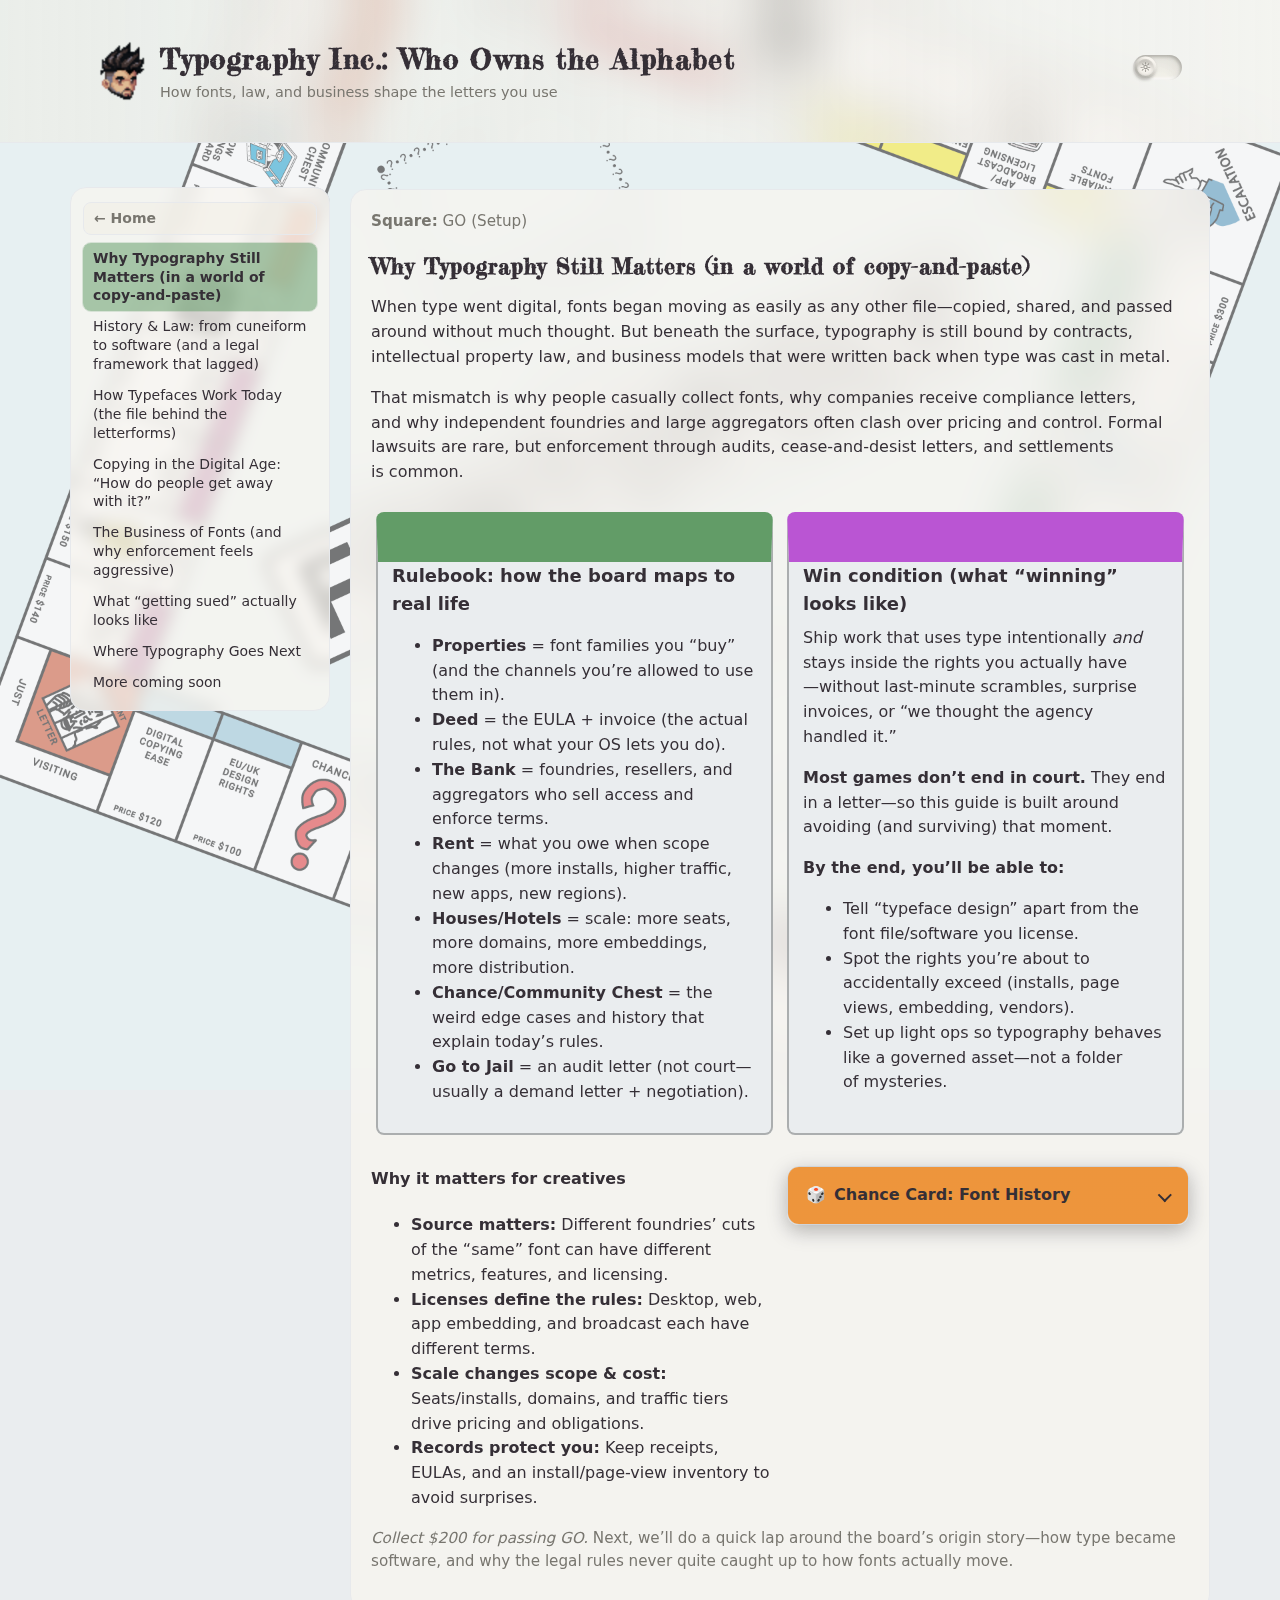
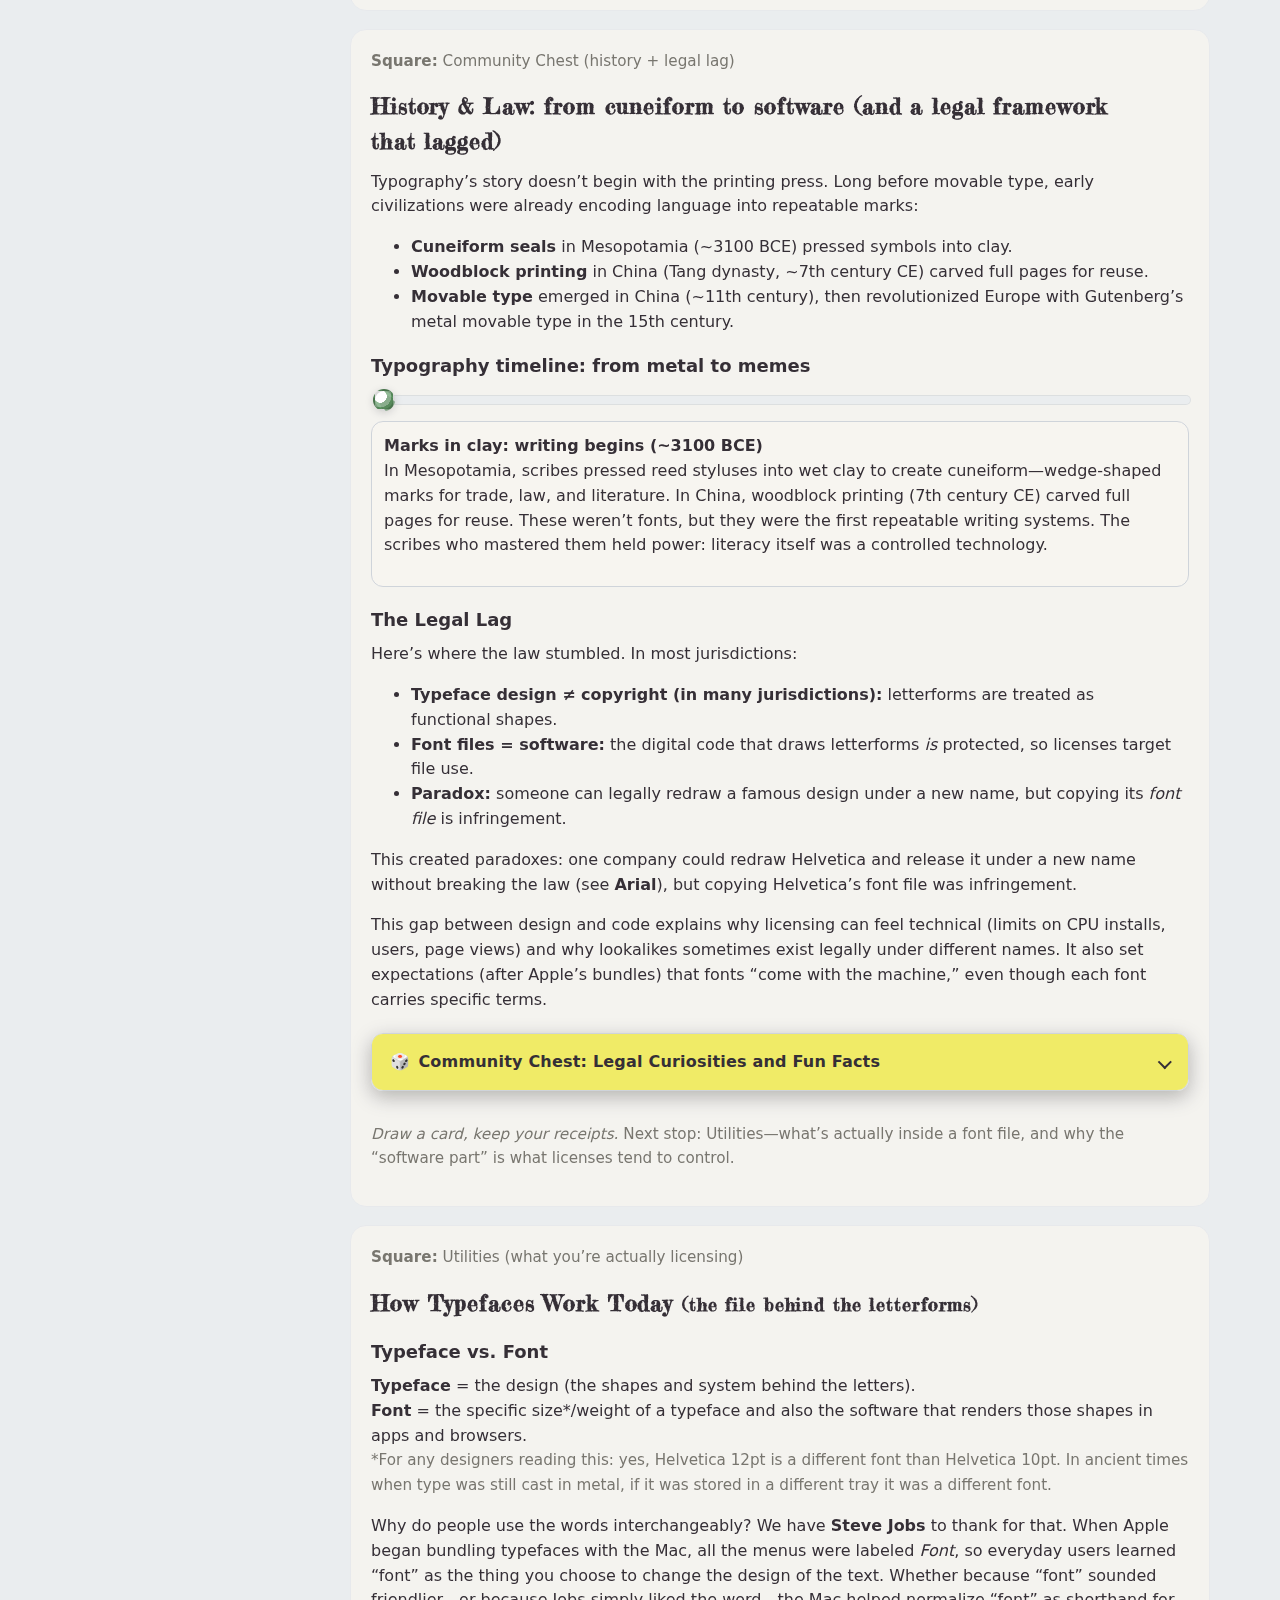
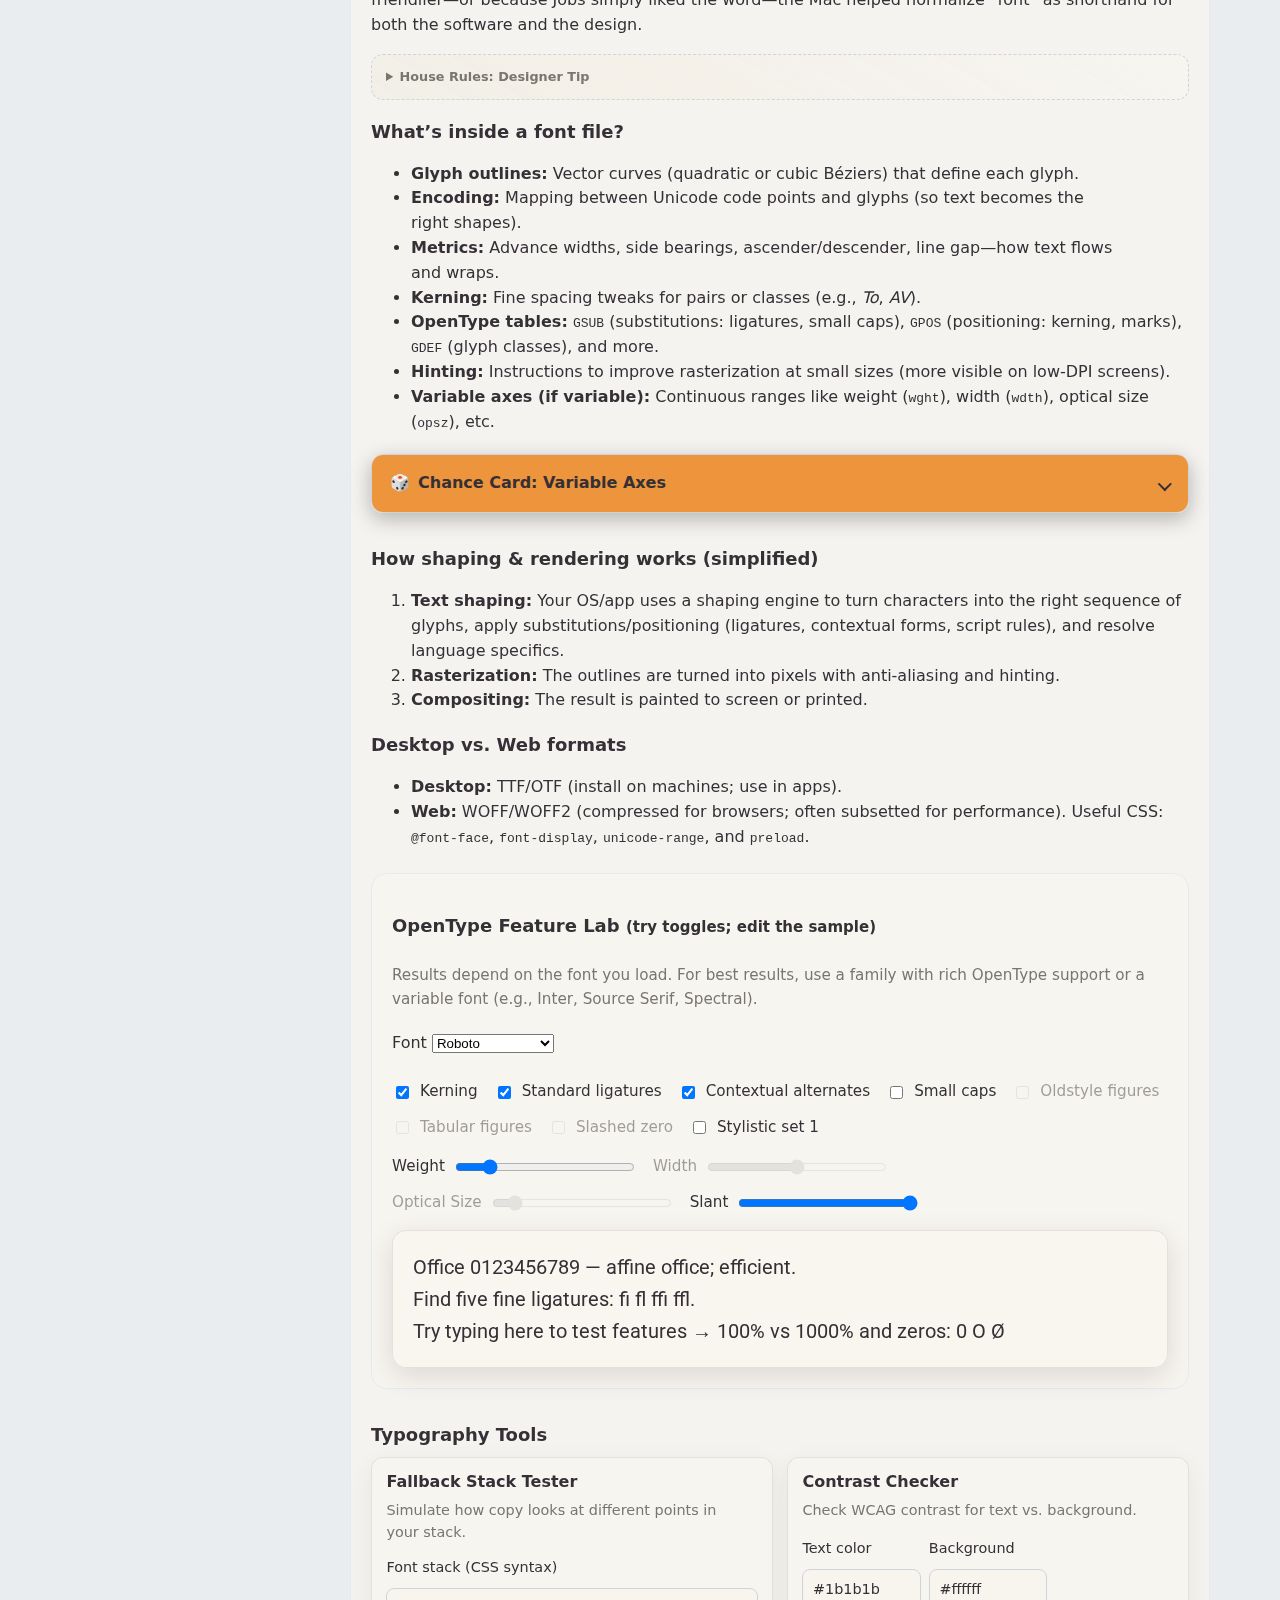
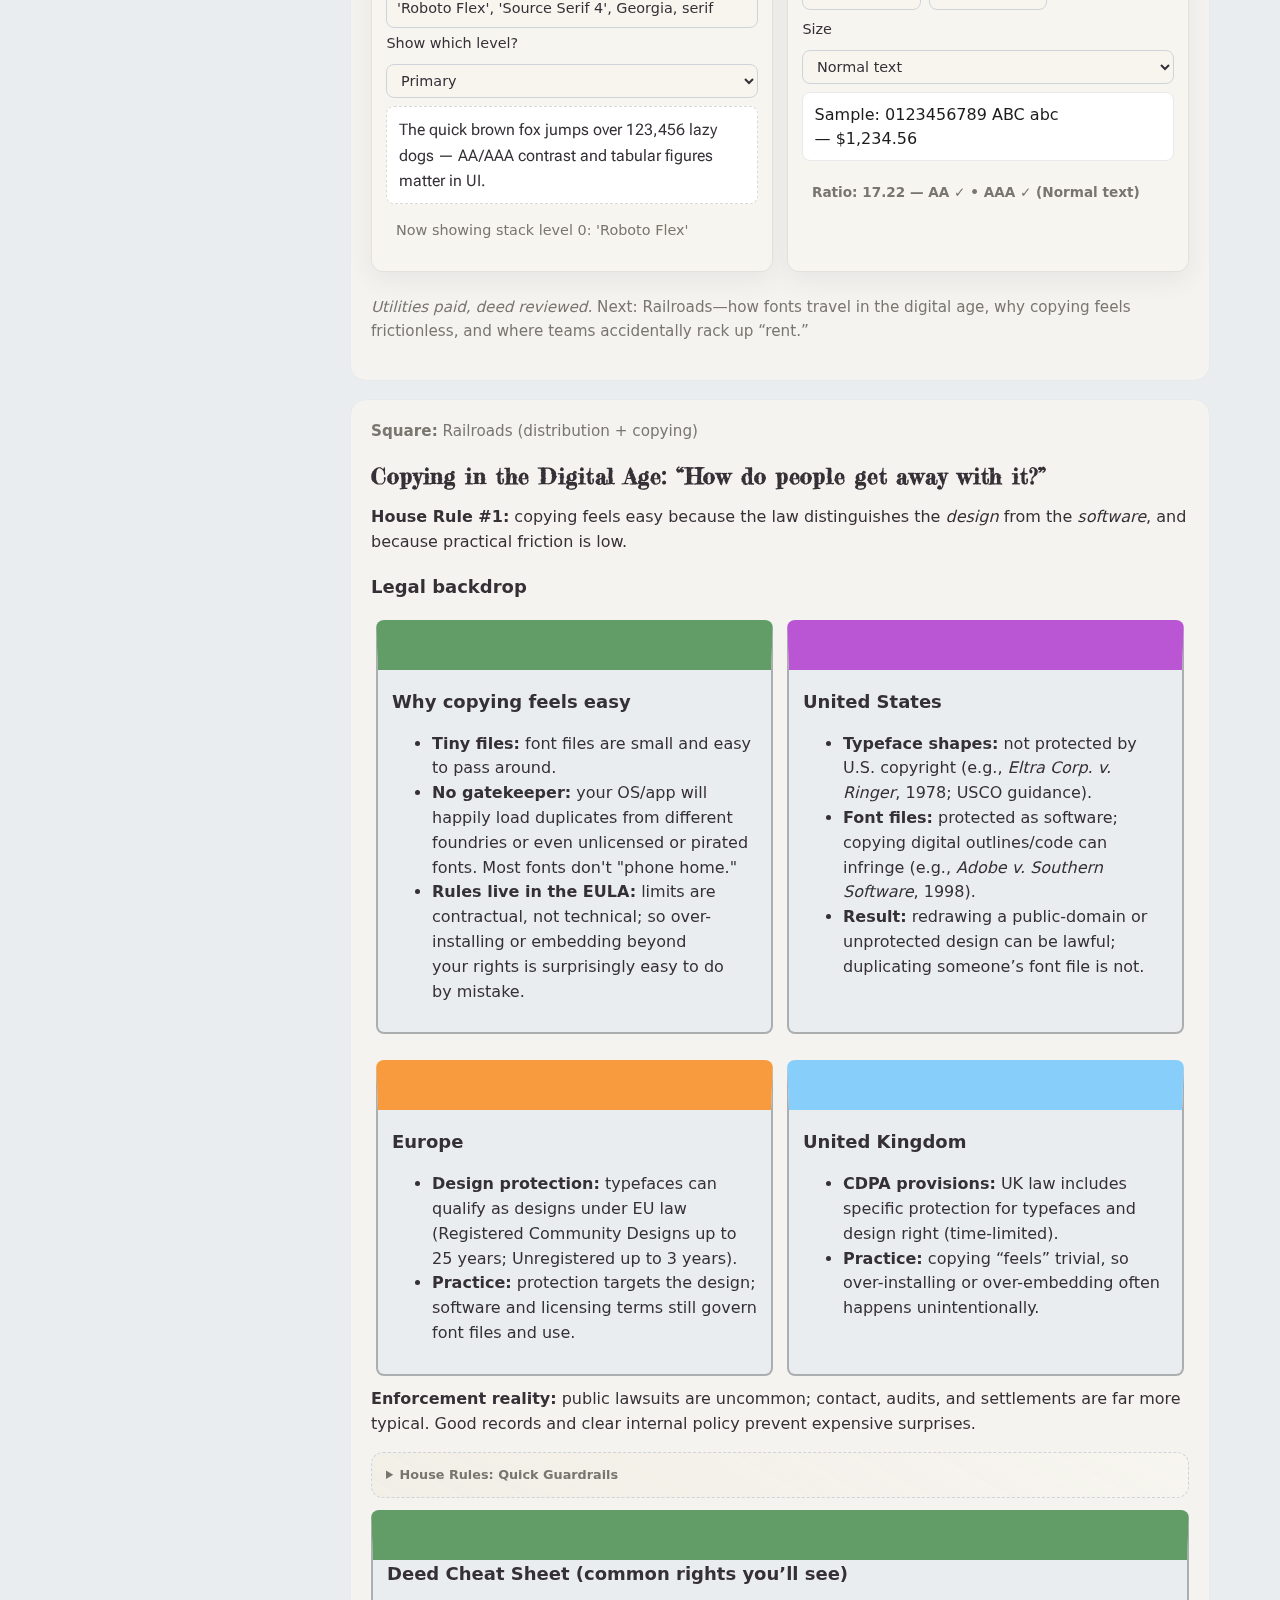
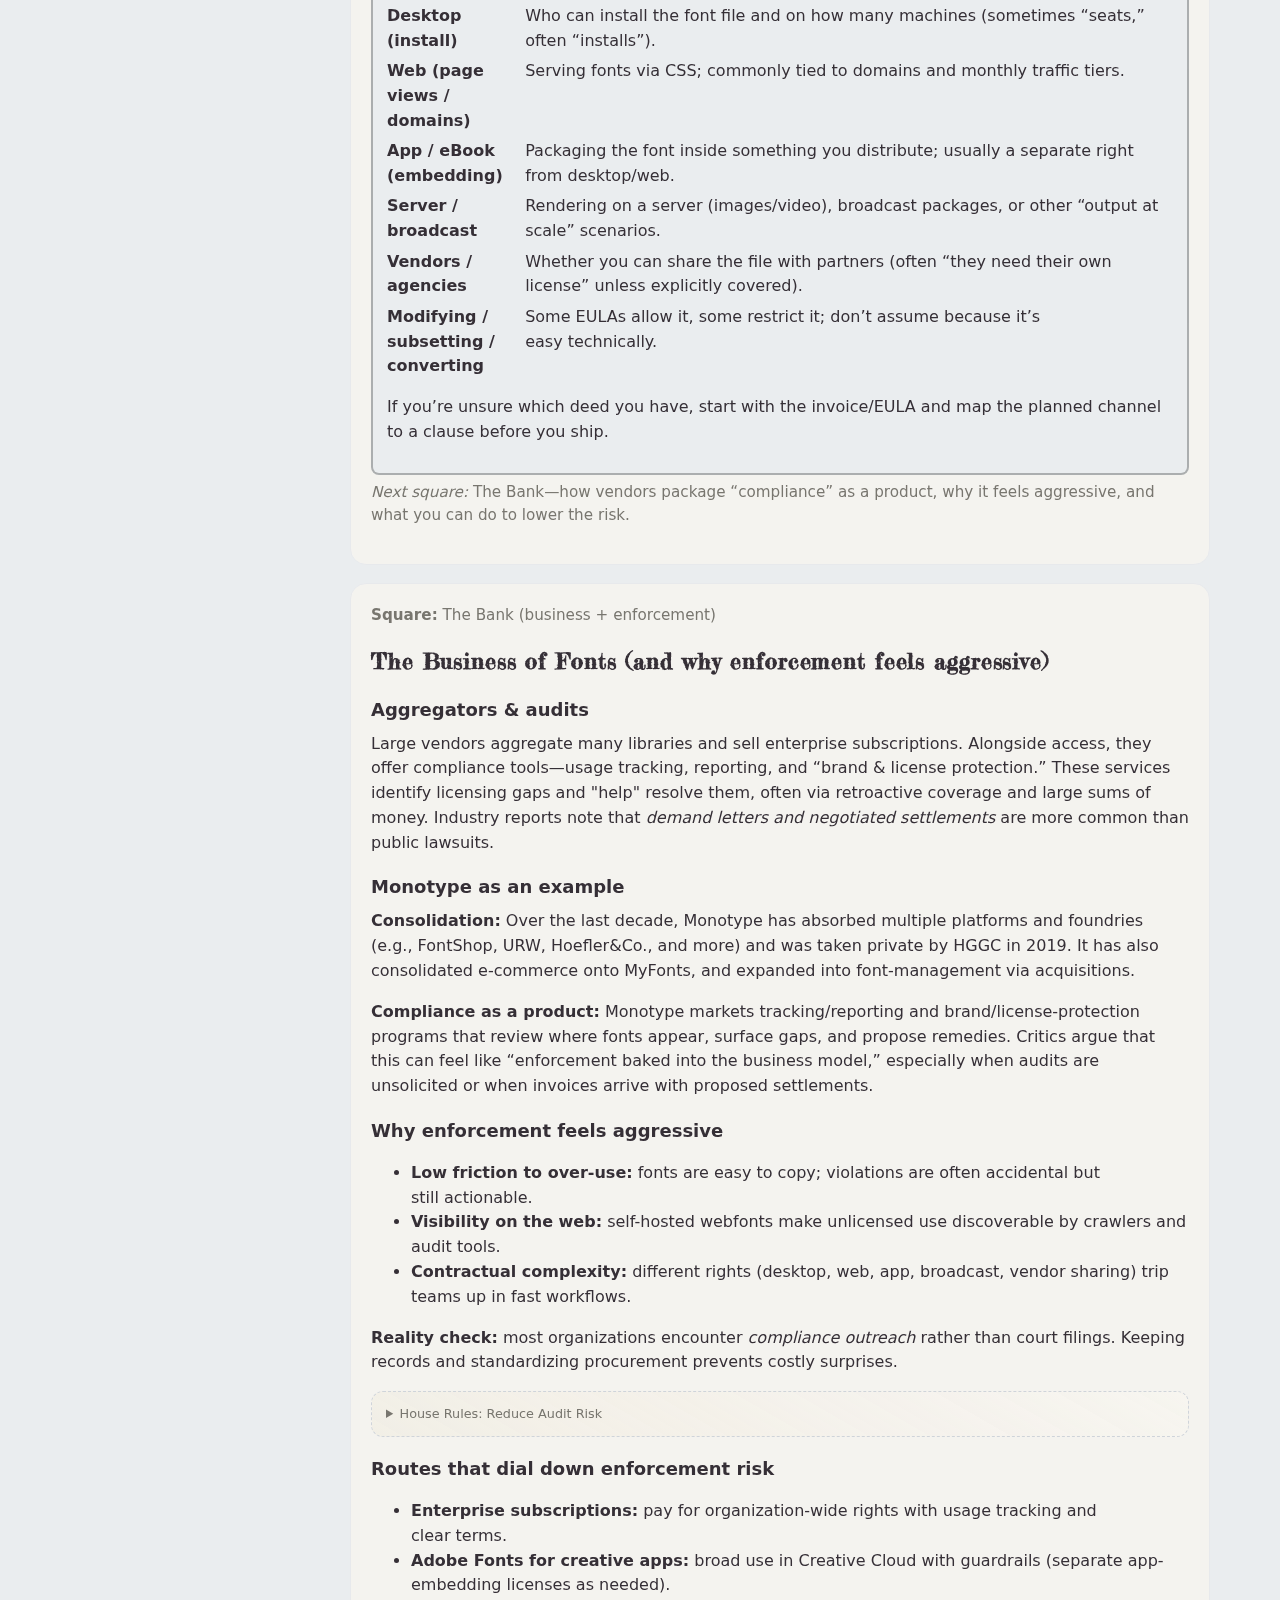
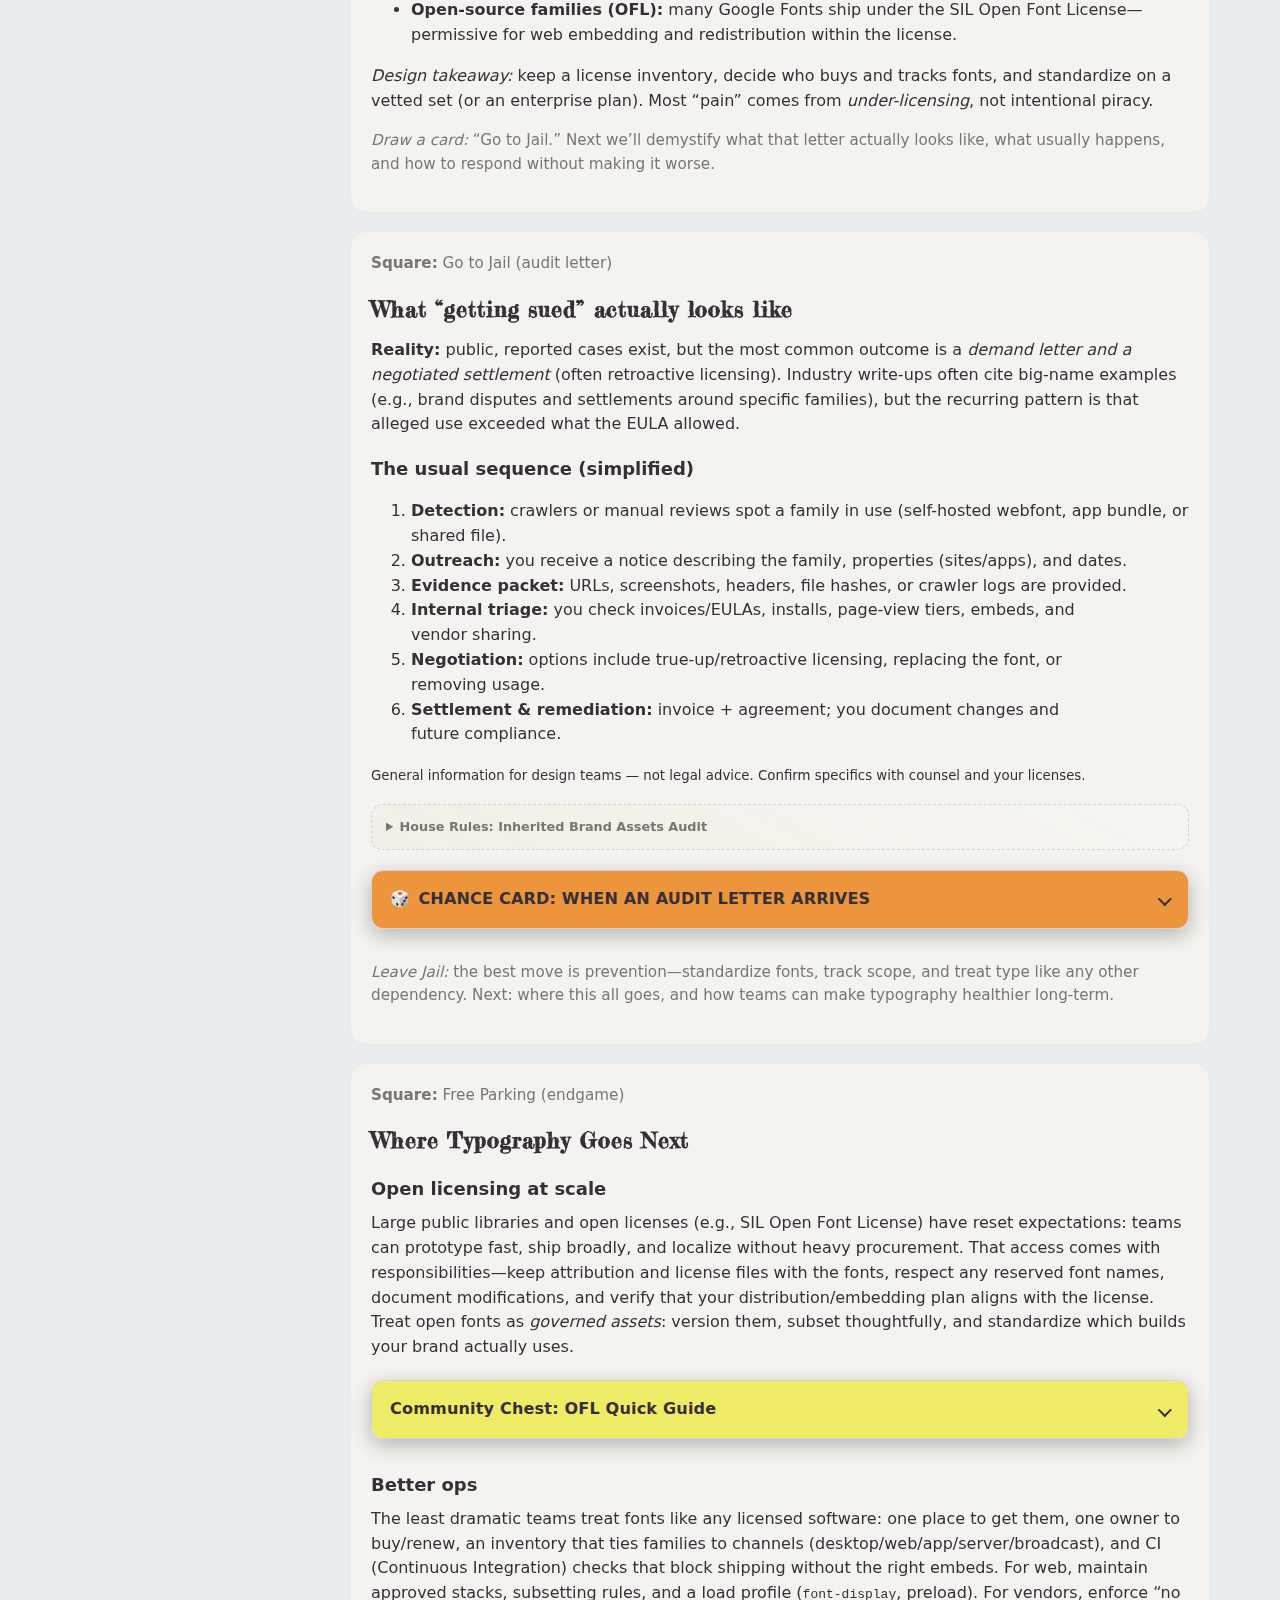
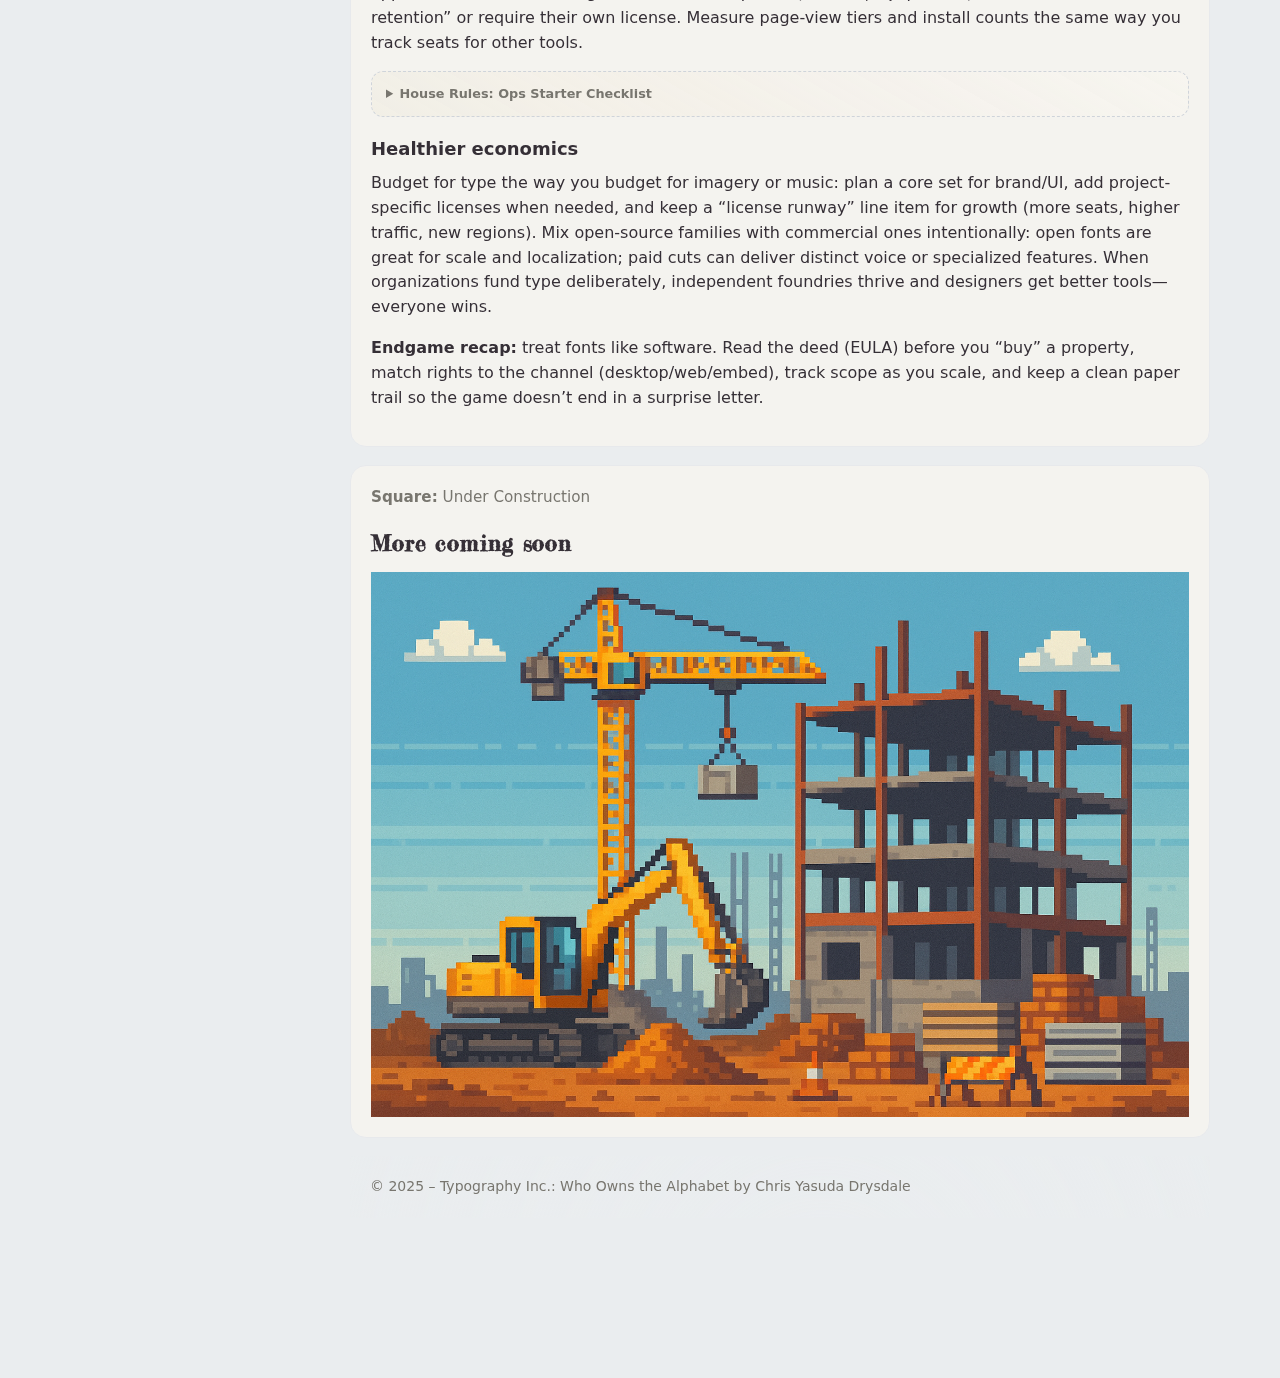
<file: guides/who-owns-type-v2.html>
<!doctype html>
<html lang="en">
<head>
  <script>
    try {
      const t = localStorage.getItem('theme');
      if (t === 'dark' || t === 'light') document.documentElement.setAttribute('data-theme', t);
    } catch {}
  </script>
  <meta charset="utf-8" />
  <title>Typography Inc.: Who Owns the Alphabet</title>
  <link rel="apple-touch-icon" sizes="180x180" href="../images/apple-touch-icon.png">
  <link rel="icon" type="image/png" sizes="32x32" href="../images/favicon-32x32.png">
  <link rel="icon" type="image/png" sizes="16x16" href="../images/favicon-16x16.png">
  <link rel="icon" href="../images/favicon.ico" type="image/x-icon">
  <link rel="manifest" href="../site.webmanifest">
  <meta name="description" content="How law and business shape the letters we use. A practical guide to typefaces, font software, licensing, and why choosing the correct font version matters." />
  <meta name="keywords" content="typography, typeface licensing, font law, Roboto, Roboto Serif, variable fonts, OpenType, WOFF, EULA, Monotype, Google Fonts" />
  <meta name="guide:category" content="Typography" />
  <meta name="guide:updated" content="2025-09-15" />
  <link rel="canonical" href="https://cydrysdale.github.io/now-in-production/guides/who-owns-type.html">
  <meta name="robots" content="index,follow">
  <meta name="author" content="Chris Yasuda Drydsale">
  <meta name="format-detection" content="telephone=no"/>
  <!-- Open Graph for Facebook, LinkedIn, etc. -->
  <meta property="og:type" content="article">
  <meta property="og:title" content="Typography Inc.: Who Owns the Alphabet">
  <meta property="og:description" content="How law and business shape the letters we use. A practical guide to typefaces, font software, licensing, and why choosing the correct font version matters." />
  <meta property="og:image" content="https://cydrysdale.github.io/now-in-production/images/fontopoly.png" />
  <meta property="og:image:width" content="1200" />
  <meta property="og:image:height" content="630" />
  <meta property="og:url" content="https://cydrysdale.github.io/now-in-production/guides/who-owns-type.html">
  <meta name="viewport" content="width=device-width, initial-scale=1" />
  <link rel="preconnect" href="https://fonts.googleapis.com">
  <link rel="preconnect" href="https://fonts.gstatic.com" crossorigin>
  <link href="https://fonts.googleapis.com/css2?family=Fraunces:ital,opsz,wght@0,9..144,100..900;1,9..144,100..900&amp;family=Fredericka+the+Great&amp;family=Inter:ital,opsz,wght@0,14..32,100..900;1,14..32,100..900&amp;family=Recursive:wght@300..1000&amp;family=Roboto+Flex:opsz,wght@8..144,100..1000&amp;family=Roboto+Serif:ital,opsz,wght@0,8..144,100..900;1,8..144,100..900&amp;family=Roboto+Slab:wght@100..900&amp;family=Roboto:ital,wght@0,100..900;1,100..900&amp;family=Source+Serif+4:ital,opsz,wght@0,8..60,200..900;1,8..60,200..900&amp;family=Spectral:ital,wght@0,200;0,300;0,400;0,500;0,600;0,700;0,800;1,200;1,300;1,400;1,500;1,600;1,700;1,800&amp;family=VT323&amp;display=swap" rel="stylesheet">
  <link rel="stylesheet" href="../assets/css/style.css">
  <script src="../assets/js/core.js" defer></script>
  <script src="../assets/js/widgets.js" defer></script>
	  <style>
	    :root {
	      /* NOTE: url(...) is resolved relative to `assets/css/style.css` (not this HTML file). */
	      --bg-light: url('../../images/ownsType.png');
	      --bgImage: url('../../images/ownsType.png');
	      --field: #fdfdfd;
	    }
	    :root[data-theme="dark"]{ 
	      --bg-dark: url('../../images/ownsTypeDark.png');
	      --bgImage: url('../../images/ownsTypeDark.png');
	    }
	    .callout { 
	      background: var(--bg); 
	      border:2px solid var(--shadow2); 
      border-top:50px solid #629c67; 
      padding:0px 14px 12px; 
      border-radius:8px; 
      margin: 6px 0;
    }
    .callout.orange { 
      border-top:50px solid var(--chance-bg); 
    }
    .callout.yellow { 
      border-top:50px solid var(--chest-bg); 
    }
    .callout.lightblue { 
      border-top:50px solid lightskyblue; 
    }
    .callout.purple { 
      border-top:50px solid mediumorchid; 
    }
    .callout.red { 
      border-top:50px solid indianred; 
    }

    .scenario {
      margin-block: 1.25rem 2rem;
      display: grid;
      gap: .75rem;
    }
    .scenario__note { font-size: .95rem; margin: 0; }
    .scenario__form fieldset {
      border: 1px dashed rgba(0,0,0,.15);
      border-radius: 10px;
      padding: .75rem .9rem;
      display: grid; gap: .5rem;
    }
    .scenario__form label { display: flex; gap: .5rem; align-items: center; }
    .scenario__result {
      margin-top: .6rem;
      display: inline-block;
      background: var(--field);
      border: 1px solid rgba(0,0,0,.08);
      border-radius: 10px;
      padding: .5rem .75rem;
      box-shadow: 0 6px 20px rgba(0,0,0,.06);
      font-weight: 600;
      color: #78766f;
    }
    .scenario__result.is-ok { color: #166534; }       /* green-ish */
    .scenario__result.is-warn { color: #d77109; }     /* amber-ish */
    .scenario__result.is-risk { color: #991b1b; }     /* red-ish */
    .sr-only { position: absolute; width:1px; height:1px; padding:0; margin:-1px; overflow:hidden; clip:rect(0,0,1,1); white-space:nowrap; border:0; }

    /* Numbered steps with nice counters */
    .rules .steps {
      counter-reset: step;
      display: flex;
      gap: .5rem;
      margin: .25rem 0 1rem;
      padding-left: 0;
      list-style: none;
      flex-wrap: wrap;
    }
    .rules .steps > li {
      counter-increment: step;
      background: var(--field);
      max-width: 254px;
      color: #352f36;
      border: 1px solid rgba(0,0,0,.08);
      border-radius: 10px;
      padding: 1rem 1.25rem 1rem 2.5rem;
      position: relative;
      box-shadow: 0 6px 20px rgba(0,0,0,.06);
      text-wrap: balance;
    }
    .rules .steps > li::before {
      content: counter(step);
      position: absolute;
      left: 1rem; top: 1rem;
      width: 1.2rem; height: 1.2rem;
      border-radius: 999px;
      display: grid; place-items: center;
      font-weight: 700; font-size: .9rem;
      background: var(--tip-bg, lightblue);
      color: var(--tip-text, #352f36);
    }

    /* Do/Don't grid */
    .rules .grid-dodont {
      display: grid;
      gap: .75rem;
      grid-template-columns: repeat(2, minmax(0, 1fr));
      margin: .25rem 0 1rem;
    }
    .rules .grid-dodont ul { margin: .35rem 0 0; display: grid; gap: .35rem; }
    .rules .do { color: #166534; font-weight: 800; text-transform: uppercase; letter-spacing: .3px; }
    .rules .dont { color: #991b1b; font-weight: 800; text-transform: uppercase; letter-spacing: .3px; }


    /* Stack on small screens */
    @media (max-width: 640px){
      .rules .grid-dodont { grid-template-columns: 1fr; }
      .rules .steps > li { max-width: 100%; }
    }

    .brand-tools .card {
      border: 1px solid rgba(0,0,0,.08);
      border-radius: 12px; padding: .75rem .9rem; background: var(--card);
      box-shadow: 0 8px 28px rgba(0,0,0,.06);
    }
    .brand-tools .small { font-size: .9rem; color: var(--muted); }
    .brand-tools label { display: grid; gap: .35rem; margin: .25rem 0; }
    .brand-tools input[type="text"] { padding: .5rem .6rem; border: 1px solid var(--borderDark); border-radius: 8px; }
    .brand-tools select { padding: .45rem .6rem; border: 1px solid var(--borderDark); border-radius: 8px; }
    .tool-stack .stack-sample {
      margin-top: .5rem; 
      padding: .6rem .7rem; 
      border-radius: 8px;
      border: 1px dashed rgba(0,0,0,.15); 
      min-height: 3.2rem; 
      line-height: 1.6;
      font-family: var(--demo-font, system-ui, sans-serif);
      background: #fff;
      color: #352f36;
    }
    .tool-contrast .row { display: grid; gap: .5rem; grid-template-columns: repeat(3, minmax(0,1fr)); }
    .tool-contrast .cc-sample {
      margin-top: .5rem; padding: .6rem .7rem; border-radius: 8px; border: 1px solid var(--borderLight);
    }
    .tool-contrast .cc-out { display: inline-block; margin-top: .4rem; font-weight: 700; }
    @media (max-width: 800px){ .brand-tools { grid-template-columns: 1fr; } }
    .card.wb { border: 1px solid rgba(0,0,0,.08); border-radius: 12px; padding: .75rem .9rem; background: #fff; box-shadow: 0 8px 28px rgba(0,0,0,.06); }
    .card.wb .small { font-size: .9rem; color:#555; margin:.25rem 0 .5rem; }
    .wb__grid { display:grid; gap:.5rem; grid-template-columns: repeat(2,minmax(0,1fr)); margin:.25rem 0 .5rem; }
    .card.wb input[type="number"]{ padding:.45rem .6rem; border:1px solid #ddd; border-radius:8px; }
    .wb__out { display:inline-block; margin-top:.5rem; font-weight:700; }
    @media (max-width:640px){ .wb__grid{ grid-template-columns:1fr; } }

        .card.sci{ border:1px solid rgba(0,0,0,.08); border-radius:12px; padding:.75rem .9rem; background:#fff; box-shadow:0 8px 28px rgba(0,0,0,.06); }
    .card.sci .small{ font-size:.9rem; color:#555; }
    .card.sci textarea{ width:100%; margin:.4rem 0; padding:.6rem .7rem; border:1px solid #ddd; border-radius:8px; }
    .card.sci .sci-out{ display:block; font-weight:700; margin-top:.3rem; }

        .card.rr{ border:1px solid rgba(0,0,0,.08); border-radius:12px; padding:.75rem .9rem; background:#fff; box-shadow:0 8px 28px rgba(0,0,0,.06); }
    .rr__controls{ display:grid; gap:.6rem; grid-template-columns: repeat(3,minmax(0,1fr)); }
    .card.rr input[type="range"]{ width:100%; }
    .rr__sample{ margin:.6rem 0; padding:.6rem .7rem; border:1px dashed rgba(0,0,0,.15); border-radius:8px; }
    .rr__meter{ position:relative; height:8px; background:#f0f2f4; border-radius:999px; overflow:hidden; }
    .rr__bar{ position:absolute; inset:0 0 0 auto; width:0; background:linear-gradient(90deg,#22c55e,#f59e0b,#ef4444); }
    .rr__out{ display:block; margin-top:.4rem; font-weight:700; }
    @media (max-width:800px){ .rr__controls{ grid-template-columns:1fr; } }
    .glossary { display:grid; grid-template-columns: 12ch 1fr; column-gap:1rem; row-gap:.35rem; }
    .glossary dt{ font-weight:700; }
    .glossary dd{ margin:0; }
    @media (max-width:640px){ .glossary{ grid-template-columns:1fr; } }
  </style>
  
</head>

<body>
  <a class="skip-link" href="#content">Skip to content</a>
  <header>
    <div class="header-inner">
      <img src="../images/apple-touch-icon.png" width="60px" style="display:inline-block; margin-right:10px;" alt="site logo"/>
      <div id="top" class="title-block">
        <h1>Typography Inc.: Who Owns the Alphabet</h1>
        <div class="sub">How fonts, law, and business shape the letters you use</div>
      </div>
      <div class="header-actions">
        <div class="theme-toggle" style="scale: 75%;">
          <input id="themeSwitch" type="checkbox" role="switch" aria-checked="false" aria-label="Toggle dark mode">
          <label for="themeSwitch">
            <span class="track" aria-hidden="true"></span>
            <span class="thumb" aria-hidden="true">
              <span class="icon sun">&#9788;</span>
              <span class="icon moon">&#9789;</span>
            </span>
          </label>
        </div>
        <div class="toc-mobile">
          <button id="tocToggle" aria-expanded="false" aria-controls="tocList">☰ Contents</button>
          <nav id="tocList" class="toc" aria-label="On this page"></nav>
        </div>
      </div>
    </div>
  </header>

  <div class="page">
    <aside class="toc-desktop">
      <nav class="toc" aria-label="On this page"></nav>
    </aside>

    <main id="content">

      <section id="why-typography-matters" class="guide-section">
        <p class="muted small" aria-hidden="true"><strong>Square:</strong> GO (Setup)</p>
        <h2>Why Typography Still Matters (in a world of copy-and-paste)</h2>
      
        <p>When type went digital, fonts began moving as easily as any other file—copied, shared, and passed around without much thought. But beneath the surface, typography is still bound by contracts, intellectual property law, and business models that were written back when type was cast in metal.</p>
      
        <p>That mismatch is why people casually collect fonts, why companies receive compliance letters, and why independent foundries and large aggregators often clash over pricing and control. Formal lawsuits are rare, but enforcement through audits, cease-and-desist letters, and settlements is common.</p>

        <div class="grid" style="padding: 5px;">
          <div class="callout">
            <h3 style="margin-top: 0;">Rulebook: how the board maps to real life</h3>
            <ul>
              <li><strong>Properties</strong> = font families you “buy” (and the channels you’re allowed to use them in).</li>
              <li><strong>Deed</strong> = the EULA + invoice (the actual rules, not what your OS lets you do).</li>
              <li><strong>The Bank</strong> = foundries, resellers, and aggregators who sell access and enforce terms.</li>
              <li><strong>Rent</strong> = what you owe when scope changes (more installs, higher traffic, new apps, new regions).</li>
              <li><strong>Houses/Hotels</strong> = scale: more seats, more domains, more embeddings, more distribution.</li>
              <li><strong>Chance/Community Chest</strong> = the weird edge cases and history that explain today’s rules.</li>
              <li><strong>Go to Jail</strong> = an audit letter (not court—usually a demand letter + negotiation).</li>
            </ul>
          </div>
          <div class="callout purple">
            <h3 style="margin-top: 0;">Win condition (what “winning” looks like)</h3>
            <p>Ship work that uses type intentionally <em>and</em> stays inside the rights you actually have—without last‑minute scrambles, surprise invoices, or “we thought the agency handled it.”</p>
            <p class="small"><strong>Most games don’t end in court.</strong> They end in a letter—so this guide is built around avoiding (and surviving) that moment.</p>
            <p class="small"><strong>By the end, you’ll be able to:</strong></p>
            <ul class="small" style="margin-top: 0;">
              <li>Tell “typeface design” apart from the font file/software you license.</li>
              <li>Spot the rights you’re about to accidentally exceed (installs, page views, embedding, vendors).</li>
              <li>Set up light ops so typography behaves like a governed asset—not a folder of mysteries.</li>
            </ul>
          </div>
        </div>

        <div class="grid">
          <div>
            <h4>Why it matters for creatives</h4>
            <ul>
              <li><strong>Source matters:</strong> Different foundries’ cuts of the “same” font can have different metrics, features, and licensing.</li>
              <li><strong>Licenses define the rules:</strong> Desktop, web, app embedding, and broadcast each have different terms.</li>
              <li><strong>Scale changes scope &amp; cost:</strong> Seats/installs, domains, and traffic tiers drive pricing and obligations.</li>
              <li><strong>Records protect you:</strong> Keep receipts, EULAs, and an install/page-view inventory to avoid surprises.</li> 
            </ul>
          </div>
          <div>
            <!-- Chance Card: default is simple expand; add 'chance--flip' for 3D flip -->
            <details class="chance" aria-label="Font History: Early font sharing and licensing">
              <summary class="chance-summary">
                &#127922;&ensp;Chance Card: Font History
              </summary>           
              <div class="chance-content">
                <p>Back in the late ’80s and early ’90s, font file trading was a lot like swapping baseball cards or mixtapes. Designers would bring boxes of floppy disks to conferences and exchange typefaces—sometimes entire libraries—for the price of a coffee. It was such a low‑tech and human way to exchange digital assets, but it was the primary way most agencies received new fonts to work with.</p>
                <div>
                <img src="../images/fonts-floppy.png" style="float: right; max-width:280px; margin: 0 0 8px 12px;" alt="floppy disks" />
                <p>One&nbsp;famous story goes that a single floppy labeled “Swiss Army Fonts” made its way through dozens of agencies in New York, passed along so many times that no one could remember where it came from. The label was photocopied and taped until it was barely legible, but the fonts inside kept on circulating.</p>   
                <p>Typography may look serious on the page, but behind the scenes it once had a bootleg, DIY culture that feels closer to a garage band than a law office.</p></div>
              </div>
                
            </details>
          </div>
        </div>

        <p class="muted small"><em>Collect $200 for passing GO.</em> Next, we’ll do a quick lap around the board’s origin story—how type became software, and why the legal rules never quite caught up to how fonts actually move.</p>
      </section>

      <section id="history-law" class="guide-section">
        <p class="muted small" aria-hidden="true"><strong>Square:</strong> Community Chest (history + legal lag)</p>
        <h2>History &amp; Law: from cuneiform to software (and a legal framework that lagged)</h2>
      
        <p>Typography’s story doesn’t begin with the printing press. Long before movable type, early civilizations were already encoding language into repeatable marks:</p>
        <ul>
          <li><strong>Cuneiform seals</strong> in Mesopotamia (~3100&nbsp;BCE) pressed symbols into clay.</li>
          <li><strong>Woodblock printing</strong> in China (Tang dynasty, ~7th&nbsp;century&nbsp;CE) carved full pages for reuse.</li>
          <li><strong>Movable type</strong> emerged in China (~11th&nbsp;century), then revolutionized Europe with Gutenberg’s metal movable type in the 15th century.</li>
        </ul>
        <div class="mini-widget" aria-labelledby="timelineTitle">
          
            <h3 id="timelineTitle">Typography timeline: from metal to memes</h3>
            <input type="range" class="slider slider--utilities" id="era" min="0" max="7" step="1" value="0" aria-describedby="eraDesc">         
            <div id="eraDesc" class="card-box"></div>
        </div>     
        <div>
          <h3>The Legal Lag</h3>
          <p>Here’s where the law stumbled. In most jurisdictions:</p>
          <ul>
            <li><strong>Typeface design ≠ copyright (in many jurisdictions):</strong> letterforms are treated as functional shapes.</li>
            <li><strong>Font files = software:</strong> the digital code that draws letterforms <em>is</em> protected, so licenses target file use.</li>
            <li><strong>Paradox:</strong> someone can legally redraw a famous design under a new name, but copying its <em>font file</em> is infringement.</li>
          </ul>
          <p>This created paradoxes: one company could redraw Helvetica and release it under a new name without breaking the law (see <strong>Arial</strong>), but copying Helvetica’s font file was infringement.</p>
          <p>This gap between design and code explains why licensing can feel technical (limits on CPU installs, users, page views) and why lookalikes sometimes exist legally under different names. It also set expectations (after Apple’s bundles) that fonts “come with the machine,” even though each font carries specific terms.</p>
        </div>

        <!-- Community Chest callout (expand/collapse) -->
        <details class="chest" aria-label="Community Chest: Legal Curiosities and Fun Facts">
          <summary class="chest-summary chest-title">
            &#127922;&ensp;Community Chest: Legal Curiosities and Fun Facts
          </summary>
          <div class="mini-widget chest-content" data-widget="rule-card" aria-labelledby="ruleCardTitle">
            <h3 id="ruleCardTitle">Draw a fun fact, case file, or historical fact.</h3>
            <button class="btn" type="button" style="width: fit-content;">Draw</button>
            <div class="card-box" role="status" aria-live="polite"></div>       
          </div>
        </details>

        <p class="muted small"><em>Draw a card, keep your receipts.</em> Next stop: Utilities—what’s actually inside a font file, and why the “software part” is what licenses tend to control.</p>
      </section>
      
      <section id="how-typefaces-work" class="guide-section">
        <p class="muted small" aria-hidden="true"><strong>Square:</strong> Utilities (what you’re actually licensing)</p>
        <h2>How Typefaces Work Today <small>(the file behind the letterforms)</small></h2>
      
        <h3>Typeface vs. Font</h3>
        <p>
          <strong>Typeface</strong> = the design (the shapes and system behind the letters).<br>
          <strong>Font</strong> = the specific size*/weight of a typeface and also the software that renders those shapes in apps and browsers.<br>
          <small class="muted">*For any designers reading this: yes, Helvetica 12pt is a different font than Helvetica 10pt. In ancient times when type was still cast in metal, if it was stored in a different tray it was a different font.</small>
        </p>
        <p>
          Why do people use the words interchangeably? We have <strong>Steve Jobs</strong> to thank for that. When Apple began bundling typefaces with the Mac, all the menus were labeled <em>Font</em>, so everyday users learned
          “font” as the thing you choose to change the design of the text. Whether because “font” sounded friendlier—or because Jobs simply liked the word—the Mac helped
          normalize “font” as shorthand for both the software and the design.
        </p>
      
        <details class="tip" aria-label="House Rules: Designer Tip">
          <summary><strong>House Rules: Designer Tip</strong></summary>
          <div>
            <p>Typeface names can map to many fonts. For example, “Garamond” might refer to different cuts with different metrics. When matching layouts, confirm the <em>foundry</em> and the <em>font file</em> version—not just the style name.</p>
          </div>
        </details>
      
        <h3>What’s inside a font file?</h3>
        <ul>
          <li><strong>Glyph outlines:</strong> Vector curves (quadratic or cubic Béziers) that define each glyph.</li>
          <li><strong>Encoding:</strong> Mapping between Unicode code points and glyphs (so text becomes the right shapes).</li>
          <li><strong>Metrics:</strong> Advance widths, side bearings, ascender/descender, line gap—how text flows and wraps.</li>
          <li><strong>Kerning:</strong> Fine spacing tweaks for pairs or classes (e.g., <em>To</em>, <em>AV</em>).</li>
          <li><strong>OpenType tables:</strong> <code>GSUB</code> (substitutions: ligatures, small caps), <code>GPOS</code> (positioning: kerning, marks), <code>GDEF</code> (glyph classes), and more.</li>
          <li><strong>Hinting:</strong> Instructions to improve rasterization at small sizes (more visible on low-DPI screens).</li>
          <li><strong>Variable axes (if variable):</strong> Continuous ranges like weight (<code>wght</code>), width (<code>wdth</code>), optical size (<code>opsz</code>), etc.</li>
        </ul>
        
        <details class="chance" aria-label="Utilities: Variable Axes Tip">
          <summary class="chance-summary">&#127922;&ensp;Chance Card: Variable Axes</summary>
          <div class="chance-content"> <h3>Weight vs. Width vs. Optical Size</h3>
            <dl class="axis-defs">
              <dt>Weight (<code>wght</code>)</dt>
              <dd>
                Thickness of strokes (light → black). Affects darkness and contrast.
                <em>Use for hierarchy, contrast on dark backgrounds, and readability at small sizes.</em><br>
                <small>Typical range: 100–900.</small>
              </dd>
        
              <dt>Width (<code>wdth</code>)</dt>
              <dd>
                Horizontal proportion (condensed ↔ expanded). Changes character set width and letterfit—not the stroke thickness.
                <em>Use to fit copy without cranking tracking, or to meet tight UI constraints.</em><br>
                <small>Typical range: 75–125 (percent).</small>
              </dd>
        
              <dt>Optical Size (<code>opsz</code>)</dt>
              <dd>
                Design tuned to the size you’re setting. Text sizes get sturdier details, looser spacing, bigger x-height; display sizes get finer details and tighter spacing.
                <em>Use text cuts for small sizes; display cuts for big headlines.</em><br>
                <small>Typical range: 8–72 (points), font-dependent.</small>
              </dd>
            </dl>
        
            <ul class="axis-rules">
              <li>
                <strong>Don’t fake bolding.</strong><br>
                <em class="why">Why:</em> browser-synthesized bold/italic and horizontal scaling distort counters, break kerning/hinting, and can shift line breaks.<br>
                <em class="try">Try:</em> use real weights/italics or variable axes; disable synthetics:
                <code>font-synthesis: none;</code>
              </li>
            
              <li>
                <strong>Width before tracking.</strong><br>
                <em class="why">Why:</em> tracking adds equal space between letters and erodes rhythm; the <code>wdth</code> axis preserves letterfit and kerning classes.<br>
                <em class="try">Try:</em> nudge <code>"wdth"</code> (e.g., 95–98) first; keep <code>letter-spacing</code> subtle (±0.5–1.5%).
              </li>
            
              <li>
                <strong>Let size drive <code>opsz</code>.</strong><br>
                <em class="why">Why:</em> optical size tunes contrast, spacing, and details for legibility at different sizes.<br>
                <em class="try">Try:</em> <code>font-optical-sizing: auto;</code> for body text; override with
                <code>font-variation-settings: "opsz" 12</code> for tiny UI or <code>36</code> for display.
              </li>
            
              <li>
                <strong>Compensate when inverting.</strong><br>
                <em class="why">Why:</em> white-on-black (and very dark UIs) makes strokes appear thinner due to glow/halation.<br>
                <em class="try">Try:</em> +1 weight step (or +50 on <code>"wght"</code>) and a touch more letterspacing (≈0.01–0.02em).
              </li>
            </ul>
        
            <div class="code" data-label="The Code:">
              <div class="code-type animate"><strong>CSS quick starts</strong><br></div>
              <div class="code-type animate">  &nbsp;&nbsp;.text {<br></div>
              <div class="code-type animate link">  &nbsp;&nbsp;&nbsp;&nbsp;/* Enable auto optical sizing when the font supports it */<br></div>
              <div class="code-type animate">  &nbsp;&nbsp;&nbsp;&nbsp;&nbsp;&nbsp;&nbsp;font-optical-sizing: auto;&nbsp;&nbsp;&nbsp;&nbsp;/* uses font-size to set opsz */<br></div>
              <div class="code-type animate">  &nbsp;&nbsp;&nbsp;&nbsp;/* Explicit control (overrides auto): */<br></div>
              <div class="code-type animate">  &nbsp;&nbsp;&nbsp;&nbsp;/* font-optical-sizing: none; */<br></div>
              <div class="code-type animate">  &nbsp;&nbsp;&nbsp;&nbsp;/* font-variation-settings: "opsz" 14; */<br></div>
                <br>
              <div class="code-type animate">  &nbsp;&nbsp;&nbsp;&nbsp;/* Weight & width (variable fonts) */<br></div>
              <div class="code-type animate">  &nbsp;&nbsp;&nbsp;&nbsp;&nbsp;&nbsp;&nbsp;font-variation-settings: "wght" 500, "wdth" 95;<br></div>
              <div class="code-type animate">  &nbsp;&nbsp;&nbsp;&nbsp;/* High-level props also work when supported: */<br></div>
              <div class="code-type animate">  &nbsp;&nbsp;&nbsp;&nbsp;/* font-weight: 500;<br></div>
              <div class="code-type animate">  &nbsp;&nbsp;&nbsp;&nbsp;&nbsp;&nbsp;&nbsp;font-stretch: 95%; */&nbsp;&nbsp;&nbsp;&nbsp;/* maps to wdth axis */</div>
              <div class="code-type animate">  &nbsp;&nbsp;&nbsp;}<span class="cursor animate">_</span></div></div>
              <p>Note: If you set <code>font-optical-sizing: auto</code>, the browser drives <code>opsz</code> from <code>font-size</code>. To force a specific <code>opsz</code>, set <code>font-optical-sizing: none</code> and declare it in <code>font-variation-settings</code>.</p>
            
          </div>
        </details>
        
      
        <h3>How shaping &amp; rendering works (simplified)</h3>
        <ol>
          <li><strong>Text shaping:</strong> Your OS/app uses a shaping engine to turn characters into the right sequence of glyphs, apply substitutions/positioning (ligatures, contextual forms, script rules), and resolve language specifics.</li>
          <li><strong>Rasterization:</strong> The outlines are turned into pixels with anti-aliasing and hinting.</li>
          <li><strong>Compositing:</strong> The result is painted to screen or printed.</li>
        </ol>
      
        <h3>Desktop vs. Web formats</h3>
        <ul>
          <li><strong>Desktop:</strong> TTF/OTF (install on machines; use in apps).</li>
          <li><strong>Web:</strong> WOFF/WOFF2 (compressed for browsers; often subsetted for performance). Useful CSS: <code>@font-face</code>, <code>font-display</code>, <code>unicode-range</code>, and <code>preload</code>.</li>
        </ul>
      
        <!-- ===========================
             OpenType Feature Lab (optional)
             =========================== -->
        <section class="feature-lab" aria-labelledby="feature-lab-heading" >
          <h3 id="feature-lab-heading">OpenType Feature Lab <small>(try toggles; edit the sample)</small></h3>
          <p class="feature-lab__note">Results depend on the font you load. For best results, use a family with rich OpenType support or a variable font (e.g., Inter, Source Serif, Spectral).</p>

          <div class="feature-lab__fontpicker" role="group" aria-label="Choose demo font">
            <label>Font
              <select class="feature-lab__font">
                <optgroup label="Sans Serif"> 
                  <option value="roboto" selected>Roboto</option>
                  <option value="roboto-flex">Roboto Flex</option>
                  <option value="inter">Inter</option>
                  <option value="recursive">Recursive</option>
                </optgroup>
                <optgroup label="Serif"> 
                  <option value="roboto-slab">Roboto Slab</option>
                  <option value="roboto-serif">Roboto Serif</option>
                  <option value="source-serif">Source Serif 4</option>
                  <option value="spectral">Spectral</option>
                  <option value="fraunces">Fraunces</option>
                </optgroup>
              </select>
            </label>
          </div>
      
          <div class="feature-lab__controls" role="group" aria-label="OpenType feature toggles">
            <label><input type="checkbox" data-feature="kern" checked> Kerning</label>
            <label><input type="checkbox" data-feature="liga" checked> Standard ligatures</label>
            <label><input type="checkbox" data-feature="calt" checked> Contextual alternates</label>
            <label><input type="checkbox" data-feature="smcp"> Small caps</label>
            <label><input type="checkbox" data-feature="onum"> Oldstyle figures</label>
            <label><input type="checkbox" data-feature="tnum"> Tabular figures</label>
            <label><input type="checkbox" data-feature="zero"> Slashed zero</label>
            <label><input type="checkbox" data-feature="ss01"> Stylistic set 1</label>
          </div>
      
          <div class="feature-lab__axes" role="group" aria-label="Variable font axes">
            <label>Weight <input type="range" min="300" max="900" value="400" step="1" data-axis="wght"></label>
            <label>Width <input type="range" min="75" max="125" value="100" step="1" data-axis="wdth"></label>
            <label>Optical Size <input type="range" min="8" max="72" value="14" step="1" data-axis="opsz"></label>
            <label>Slant <input type="range" min="-15" max="0" value="0" step="1" data-axis="slnt"></label>
          </div>
      
          <div class="feature-lab__card roboto-serif-demo" >
            <p class="feature-lab__sample" contenteditable="true">
              Office 0123456789 — affine office; efficient. <br>
              Find five fine ligatures: fi fl ffi ffl. <br>
              Try typing here to test features → 100% vs 1000% and zeros: 0 O Ø
            </p>
          </div>
        </section>
        <!-- Brand Tools -->
        <div class="brand-tools" aria-labelledby="brand-tools-heading">
          <h3 id="brand-tools-heading">Typography Tools</h3>
          <div class="grid">
          <!-- A) Fallback Stack Tester -->
            <div class="card tool-stack" role="group" aria-label="Fallback Stack Tester">
              <h4>Fallback Stack Tester</h4>
              <p class="small">Simulate how copy looks at different points in your stack.</p>
              <label>Font stack (CSS syntax)
                <input type="text" class="stack-input" value="'Roboto Flex', 'Source Serif 4', Georgia, serif">
              </label>
              <label>Show which level?
                <select class="stack-level">
                  <option value="0" selected>Primary</option>
                  <option value="1">Fallback 1</option>
                  <option value="2">Fallback 2</option>
                  <option value="3">Generic</option>
                </select>
              </label>
              <div class="stack-sample" contenteditable="true">
                The quick brown fox jumps over 123,456 lazy dogs — AA/AAA contrast and tabular figures matter in UI.
              </div>
              <output class="stack-out small" aria-live="polite"></output>
            </div>

          <!-- B) Contrast Checker (WCAG quick check) -->
            <div class="card tool-contrast" role="group" aria-label="Contrast Checker">
              <h4>Contrast Checker</h4>
              <p class="small">Check WCAG contrast for text vs. background.</p>
              <div class="row">
                <label>Text color
                  <input type="text" class="cc-text" value="#1b1b1b">
                </label>
                <label>Background
                  <input type="text" class="cc-bg" value="#ffffff">
                </label>
              </div>
              <label>Size
                <select class="cc-size">
                  <option value="normal" selected>Normal text</option>
                  <option value="large">Large (≥18.66px regular or ≥14px bold)</option>
                </select>
              </label>
              
              <div class="cc-sample">Sample: 0123456789 ABC abc — $1,234.56</div>
                <output class="cc-out" aria-live="polite">Ratio: —</output>
            </div>
          </div>
        </div>

        <p class="muted small"><em>Utilities paid, deed reviewed.</em> Next: Railroads—how fonts travel in the digital age, why copying feels frictionless, and where teams accidentally rack up “rent.”</p>
      </section>

      <section id="copying-digital-age" class="guide-section">
        <p class="muted small" aria-hidden="true"><strong>Square:</strong> Railroads (distribution + copying)</p>
        <h2>Copying in the Digital Age: “How do people get away with it?”</h2>

        <p><strong>House Rule #1:</strong> copying feels easy because the law distinguishes the <em>design</em> from the <em>software</em>, and because practical friction is low.</p>
        <h3>Legal backdrop</h3>
        <div class="grid" style="padding: 5px;">
          <div class="callout">
            <h3>Why copying feels easy</h3>
            <ul>
              <li><strong>Tiny files:</strong> font files are small and easy to pass around.</li>
              <li><strong>No gatekeeper:</strong> your OS/app will happily load duplicates from different foundries or even unlicensed or pirated fonts. Most fonts don't "phone home."</li>
              <li><strong>Rules live in the EULA:</strong> limits are contractual, not technical; so over-installing or embedding beyond your rights is surprisingly easy to do by mistake.</li>
            </ul>
          </div>
          <div class="callout purple">
            <h3>United States</h3>
            <ul>
              <li><strong>Typeface shapes:</strong> not protected by U.S. copyright (e.g., <em>Eltra Corp. v. Ringer</em>, 1978; USCO guidance).</li>
              <li><strong>Font files:</strong> protected as software; copying digital outlines/code can infringe (e.g., <em>Adobe v. Southern Software</em>, 1998).</li>
              <li><strong>Result:</strong> redrawing a public-domain or unprotected design can be lawful; duplicating someone’s font file is not.</li>
            </ul>
          </div>
          <div class="callout orange">
            <h3>Europe</h3>
            <ul>
              <li><strong>Design protection:</strong> typefaces can qualify as designs under EU law (Registered Community Designs up to 25 years; Unregistered up to 3 years).</li>
              <li><strong>Practice:</strong> protection targets the design; software and licensing terms still govern font files and use.</li>
            </ul>
          </div>
          <div class="callout lightblue">
            <h3>United Kingdom</h3>
            <ul>
              <li><strong>CDPA provisions:</strong> UK law includes specific protection for typefaces and design right (time-limited).</li>
              <li><strong>Practice:</strong> copying “feels” trivial, so over-installing or over-embedding often happens unintentionally.</li>
            </ul>
          </div>
        </div>
        <p><strong>Enforcement reality:</strong> public lawsuits are uncommon; contact, audits, and settlements are far more typical. Good records and clear internal policy prevent expensive surprises.</p>

        <!-- House Rules tip (uses your existing <details> pattern) -->
        <details class="tip" aria-label="House Rules: Quick Guardrails">
          <summary><strong>House Rules: Quick Guardrails</strong></summary>
          <div>
            <ul>
              <li><strong>Count installs, not people:</strong> a “1–5 users” license usually means machines/instances, not headcount.</li>
              <li><strong>Page views matter:</strong> web licenses often meter monthly views; spikes can push you out of scope.</li>
              <li><strong>Embedding ≠ installing:</strong> app/eBook/broadcast use is often a separate right from desktop/web.</li>
              <li><strong>Vendors/partners:</strong> sharing a font with an agency or printer typically requires them to hold a license.</li>
              <li><strong>Rename ≠ permission:</strong> renaming a file doesn’t change its license (or make a copy legal).</li>
            </ul>
            <p><small>This is general information, not legal advice. Check your actual license terms.</small></p>
          </div>
        </details>

        <div class="callout" style="margin-top: 12px;">
          <h3 style="margin-top: 0;">Deed Cheat Sheet (common rights you’ll see)</h3>
          <dl class="glossary">
            <dt>Desktop (install)</dt>
            <dd>Who can install the font file and on how many machines (sometimes “seats,” often “installs”).</dd>

            <dt>Web (page views / domains)</dt>
            <dd>Serving fonts via CSS; commonly tied to domains and monthly traffic tiers.</dd>

            <dt>App / eBook (embedding)</dt>
            <dd>Packaging the font inside something you distribute; usually a separate right from desktop/web.</dd>

            <dt>Server / broadcast</dt>
            <dd>Rendering on a server (images/video), broadcast packages, or other “output at scale” scenarios.</dd>

            <dt>Vendors / agencies</dt>
            <dd>Whether you can share the file with partners (often “they need their own license” unless explicitly covered).</dd>

            <dt>Modifying / subsetting / converting</dt>
            <dd>Some EULAs allow it, some restrict it; don’t assume because it’s easy technically.</dd>
          </dl>
          <p class="small">If you’re unsure which deed you have, start with the invoice/EULA and map the planned channel to a clause before you ship.</p>
        </div>

        <!-- Mini interactive: License Scenario Checker -->
        <!-- <details class="chest" aria-label="Legal Backdrop">
          <summary class="chest-summary">
            &#127922;&ensp;Community Chest: Legal backdrop
          </summary>
        <div class="scenario chest-content" aria-labelledby="scenario-heading">
          <h3 id="scenario-heading">License Scenario Checker <small>(quick, educational)</small></h3>
          <p class="scenario__note">Pick what you plan to do; this will flag common risk levels to help you find the right clause in your license.</p>

          <form class="scenario__form" autocomplete="off">
            <fieldset>
              <legend class="sr-only">Choose actions to evaluate</legend>
              <label><input type="checkbox" value="extra-installs"> Install on extra teammate machines beyond the license count</label>
              <label><input type="checkbox" value="over-pageviews"> Serve on the web above the licensed page-view tier</label>
              <label><input type="checkbox" value="app-embed"> Embed in an app/eBook without explicit embed rights</label>
              <label><input type="checkbox" value="share-vendor"> Send the font file to a vendor/agency not on your license</label>
              <label><input type="checkbox" value="subset-web"> Subset/convert for web without checking conversion rights</label>
              <label><input type="checkbox" value="printer-only"> Send to a printer for output only (no install retained)</label>
              <label><input type="checkbox" value="redraw-lookalike"> Use a lawful redraw/lookalike (different file, different name)</label>
            </fieldset>
            <output class="scenario__result" aria-live="polite">Select options to see guidance.</output>
          </form>
        </div>
        </details> -->

        <p class="muted small"><em>Next square:</em> The Bank—how vendors package “compliance” as a product, why it feels aggressive, and what you can do to lower the risk.</p>
      </section>

      <section id="business-of-fonts" class="guide-section">
        <p class="muted small" aria-hidden="true"><strong>Square:</strong> The Bank (business + enforcement)</p>
        <h2>The Business of Fonts (and why enforcement feels aggressive)</h2>

        <h3>Aggregators &amp; audits</h3>
        <p>Large vendors aggregate many libraries and sell enterprise subscriptions. Alongside access, they offer compliance tools—usage tracking, reporting, and “brand &amp; license protection.” These services identify licensing gaps and "help" resolve them, often via retroactive coverage and large sums of money. Industry reports note that <em>demand letters and negotiated settlements</em> are more common than public lawsuits.</p>

        <h3>Monotype as an example</h3>
        <p><strong>Consolidation:</strong> Over the last decade, Monotype has absorbed multiple platforms and foundries (e.g., FontShop, URW, Hoefler&amp;Co., and more) and was taken private by HGGC in 2019. It has also consolidated e-commerce onto MyFonts, and expanded into font-management via acquisitions.</p>

        <p><strong>Compliance as a product:</strong> Monotype markets tracking/reporting and brand/license-protection programs that review where fonts appear, surface gaps, and propose remedies. Critics argue that this can feel like “enforcement baked into the business model,” especially when audits are unsolicited or when invoices arrive with proposed settlements.</p>

        <h3>Why enforcement feels aggressive</h3>
        <ul>
          <li><strong>Low friction to over-use:</strong> fonts are easy to copy; violations are often accidental but still actionable.</li>
          <li><strong>Visibility on the web:</strong> self-hosted webfonts make unlicensed use discoverable by crawlers and audit tools.</li>
          <li><strong>Contractual complexity:</strong> different rights (desktop, web, app, broadcast, vendor sharing) trip teams up in fast workflows.</li>
        </ul>

        <p><strong>Reality check:</strong> most organizations encounter <em>compliance outreach</em> rather than court filings. Keeping records and standardizing procurement prevents costly surprises.</p>

        <!-- House Rules tip -->
        <details class="tip" aria-label="House Rules: Reduce Audit Risk">
          <summary><span class="tip-title">House Rules: Reduce Audit Risk</span></summary>
          <div>
            <ul>
              <li><strong>Centralize fonts:</strong> one vetted source; disable ad-hoc file sharing.</li>
              <li><strong>Inventory &amp; receipts:</strong> track installs, page views, app embeds, and vendors.</li>
              <li><strong>Prefer managed delivery:</strong> subscriptions that handle hosting/compliance reduce surprise outreach.</li>
              <li><strong>Name a “font owner”:</strong> one person/team buys, tracks, and renews.</li>
              <li><strong>When contacted:</strong> don’t ignore it—ask for the specific use in question, compare to your EULA, and remediate.</li>
            </ul>
            <p><small>General information, not legal advice. Always check your license and counsel.</small></p>
          </div>
        </details>
        
        <h3>Routes that dial down enforcement risk</h3>
        <ul>
          <li><strong>Enterprise subscriptions:</strong> pay for organization-wide rights with usage tracking and clear terms.</li>
          <li><strong>Adobe Fonts for creative apps:</strong> broad use in Creative Cloud with guardrails (separate app-embedding licenses as needed).</li>
          <li><strong>Open-source families (OFL):</strong> many Google Fonts ship under the SIL Open Font License—permissive for web embedding and redistribution within the license.</li>
        </ul>

        <p class="fine-print"><em>Design takeaway:</em> keep a license inventory, decide who buys and tracks fonts, and standardize on a vetted set (or an enterprise plan). Most “pain” comes from <em>under-licensing</em>, not intentional piracy.</p>

        <p class="muted small"><em>Draw a card:</em> “Go to Jail.” Next we’ll demystify what that letter actually looks like, what usually happens, and how to respond without making it worse.</p>
        
      </section>

      <section id="what-getting-sued-looks-like" class="guide-section">
        <p class="muted small" aria-hidden="true"><strong>Square:</strong> Go to Jail (audit letter)</p>
        <h2>What “getting sued” actually looks like</h2>
      
        <p><strong>Reality:</strong> public, reported cases exist, but the most common outcome is a <em>demand letter and a negotiated settlement</em> (often retroactive licensing). Industry write-ups often cite big-name examples (e.g., brand disputes and settlements around specific families), but the recurring pattern is that alleged use exceeded what the EULA allowed.</p>
      
        <h3>The usual sequence (simplified)</h3>
        <ol>
          <li><strong>Detection:</strong> crawlers or manual reviews spot a family in use (self-hosted webfont, app bundle, or shared file).</li>
          <li><strong>Outreach:</strong> you receive a notice describing the family, properties (sites/apps), and dates.</li>
          <li><strong>Evidence packet:</strong> URLs, screenshots, headers, file hashes, or crawler logs are provided.</li>
          <li><strong>Internal triage:</strong> you check invoices/EULAs, installs, page-view tiers, embeds, and vendor sharing.</li>
          <li><strong>Negotiation:</strong> options include true-up/retroactive licensing, replacing the font, or removing usage.</li>
          <li><strong>Settlement &amp; remediation:</strong> invoice + agreement; you document changes and future compliance.</li>
        </ol>
      
        <p class="fine-print"><small>General information for design teams — not legal advice. Confirm specifics with counsel and your licenses.</small></p>
      
        <!-- Practical tip: inherited brands -->
        <details class="tip" aria-label="House Rules: Inherited Brand Assets Audit">
          <summary><strong>House Rules: Inherited Brand Assets Audit</strong></summary>
          <div>
            <p>When you inherit a brand, verify rights you actually hold:</p>
            <ul>
              <li><strong>Rights by channel:</strong> desktop, web (page views), app/eBook embedding, server/broadcast, vendor sharing.</li>
              <li><strong>Scope:</strong> user/seat counts, CPU installs, domains/apps covered, regions/term limits.</li>
              <li><strong>Paper trail:</strong> invoices/EULAs, who purchased, where installed/served, which vendors received files.</li>
            </ul>
            <p><small>“We thought the agency handled it” is the #1 root cause of surprises.</small></p>
          </div>
        </details>
      
        <!-- House Rules: Audit response checklist -->
        <details class="chance rules" aria-label="Community Chest: When an Audit Letter Arrives">
          <summary class="chance-summary">
            <span class="chance-title">&#127922;&ensp;Chance Card: When an Audit Letter Arrives</span>
          </summary>

          <div class="chance-content">
            <p class="small">General information for creative teams — not legal advice. Confirm specifics with counsel and your license agreements.</p>

            <h4 style="margin: 0;">First 48 hours — checklist</h4>
            <ol class="steps">
              <li><strong>Acknowledge, don’t admit.</strong><br> Reply that you’ve received the notice and are reviewing. Avoid confirming any violation.</li>
              <li><strong>Ask for specifics.</strong><br> Request the exact fonts/families, versions, dates, URLs/apps, screenshots, and how they detected usage (crawler results, headers, file hashes).</li>
              <li><strong>Freeze risky usage.</strong><br> If you suspect out-of-scope use, stop serving/embedding immediately and note the change (time, pages/apps).</li>
              <li><strong>Gather paperwork.</strong><br> Pull invoices/EULAs, purchase emails, Adobe Fonts subscription status, and internal tickets approving font use.</li>
              <li><strong>Inventory scope.</strong><br> Count installs, page-view tiers, app/eBook embeds, and any vendors/partners who may have received the file.</li>
              <li><strong>Assign a point person.</strong><br> Route all replies through one owner; keep a dated log of all communications.</li>
              <li><strong>Plan remediation.</strong><br> Decide: (a) buy/true-up, (b) replace with licensed or OFL family, and/or (c) remove and document cessation.</li>
            </ol>

            <h4 style="margin: 0;">Ask these clarifying questions</h4>
            <ul>
              <li>Which <em>rights</em> are at issue (desktop, web page views, app/eBook embed, broadcast, vendor sharing)?</li>
              <li>Which <em>time window</em> and <em>properties</em> (sites/apps/repos) are you citing?</li>
              <li>If web: was the font observed on <code>use.typekit.net</code>/<code>fonts.adobe.com</code> (Adobe CDN) or your own domain/CDN?</li>
              <li>Are you asserting copying of a <em>font file</em> or use of a <em>design</em> under design rights?</li>
              <li>What evidence are you relying on (crawler capture, font hash, network trace)? Please provide artifacts.</li>
            </ul>

            <div class="grid-dodont" role="group" aria-label="Do and Don’t">
              <div class="callout">
                <h5 class="do" style="margin: 0;">Do</h5>
                <ul>
                  <li>Respond promptly and professionally.</li>
                  <li>Centralize all communications.</li>
                  <li>Verify against your EULAs and receipts.</li>
                  <li>Remediate quickly (license or replace) and document changes.</li>
                </ul>
              </div>
              <div class="callout red">
                <h5 class="dont" style="margin: 0;">Don’t</h5>
                <ul>
                  <li>Admit wrongdoing before review.</li>
                  <li>Ignore deadlines or go silent.</li>
                  <li>Share internal files broadly (least-privilege).</li>
                  <li>Rename or clone font files to “work around” terms.</li>
                </ul>
              </div>
            </div>
          </div>
        </details>
        <!--<section class="mini-widget" data-widget="audit-quiz" aria-labelledby="quizTitle"
          data-answers='{"q1":"b"}'
          data-correct="✅ Correct: licenses rarely transfer automatically. Buy or transfer properly."
          data-wrong="❌ Not quite. You need a valid license for your entity/use.">
          <h3 id="quizTitle">Quick Audit Quiz</h3>
          <form class="card">
            <fieldset>
              <legend>Can you use a font the agency emailed to you for new client work?</legend>
              <label><input type="radio" name="q1" value="a"> Yes, if it installs.</label>
              <label><input type="radio" name="q1" value="b"> Only if the license transfers or you buy your own.</label>
              <label><input type="radio" name="q1" value="c"> Yes, if you credit the agency.</label>
            </fieldset>
            <button class="btn" type="submit">Check</button>
          </form>
          <div class="quiz-out" role="status" aria-live="polite"></div>
        </section>-->

        <p class="muted small"><em>Leave Jail:</em> the best move is prevention—standardize fonts, track scope, and treat type like any other dependency. Next: where this all goes, and how teams can make typography healthier long-term.</p>
      </section>
      


      <section id="where-typography-goes-next" class="guide-section">
        <p class="muted small" aria-hidden="true"><strong>Square:</strong> Free Parking (endgame)</p>
        <h2>Where Typography Goes Next</h2>
      
        <h3>Open licensing at scale</h3>
        <p>
          Large public libraries and open licenses (e.g., SIL Open Font License) have reset expectations: teams can prototype fast, ship broadly, and localize without heavy procurement. That access comes with responsibilities—keep attribution and license files with the fonts, respect any reserved font names, document modifications, and verify that your distribution/embedding plan aligns with the license. Treat open fonts as <em>governed assets</em>: version them, subset thoughtfully, and standardize which builds your brand actually uses.
        </p>
      
        <details class="chest" aria-label="Community Chest: OFL Quick Guide">
          <summary class="chest-summary"><span class="chest-title">Community Chest: OFL Quick Guide</span></summary>
          <div class="chest-content">
            <ul>
              <li>Keep the OFL text with the font when you redistribute internally.</li>
              <li>Respect <em>Reserved Font Names</em>; rename derivatives and note changes.</li>
              <li>Log where/when you ship a font (web/app/server) just like any dependency.</li>
            </ul>
            <p class="small">Open ≠ ungoverned—bundle licenses in your repo and track versions.</p>
          </div>
        </details>
      
        <h3>Better ops</h3>
        <p>
          The least dramatic teams treat fonts like any licensed software: one place to get them, one owner to buy/renew, an inventory that ties families to channels (desktop/web/app/server/broadcast), and CI (Continuous Integration) checks that block shipping without the right embeds. For web, maintain approved stacks, subsetting rules, and a load profile (<code>font-display</code>, preload). For vendors, enforce “no retention” or require their own license. Measure page-view tiers and install counts the same way you track seats for other tools.
        </p>
      
        <details class="tip" aria-label="House Rules: Ops Starter Checklist">
          <summary class="tip-summary"><strong>House Rules: Ops Starter Checklist</strong></summary>
          <div class="tip-content">
            <ul>
              <li>Central catalog + receipts/EULAs; SSO-gated access.</li>
              <li>Per-channel runbooks (desktop, web, app, server, broadcast).</li>
              <li>CI guardrails: no app build without embed rights; CSS lint for forbidden hosts.</li>
              <li>Change control: deprecate fonts with replacements and a sunset date.</li>
            </ul>
          </div>
        </details>
      
        <h3>Healthier economics</h3>
        <p>
          Budget for type the way you budget for imagery or music: plan a core set for brand/UI, add project-specific licenses when needed, and keep a “license runway” line item for growth (more seats, higher traffic, new regions). Mix open-source families with commercial ones intentionally: open fonts are great for scale and localization; paid cuts can deliver distinct voice or specialized features. When organizations fund type deliberately, independent foundries thrive and designers get better tools—everyone wins.
        </p>

        <p><strong>Endgame recap:</strong> treat fonts like software. Read the deed (EULA) before you “buy” a property, match rights to the channel (desktop/web/embed), track scope as you scale, and keep a clean paper trail so the game doesn’t end in a surprise letter.</p>
      </section>

      <section>
        <p class="muted small" aria-hidden="true"><strong>Square:</strong> Under Construction</p>
        <h2>More coming soon</h2>
        <div class="image-container">
          <img src="../images/under-construction.png" alt="under construction">
        </div>
      </section>


      <footer class="sub glass">
        <span>© 2025 – Typography Inc.: Who Owns the Alphabet by Chris Yasuda Drysdale</span>
      </footer>
    </main>
  </div>

  <button id="tocFab" class="toc-fab" aria-controls="tocList" aria-expanded="false" aria-label="Open table of contents">☰ Contents</button>
  <a id="toTop" href="#top" title="Back to top">&#8593;</a>
</body>
</html>
</file>
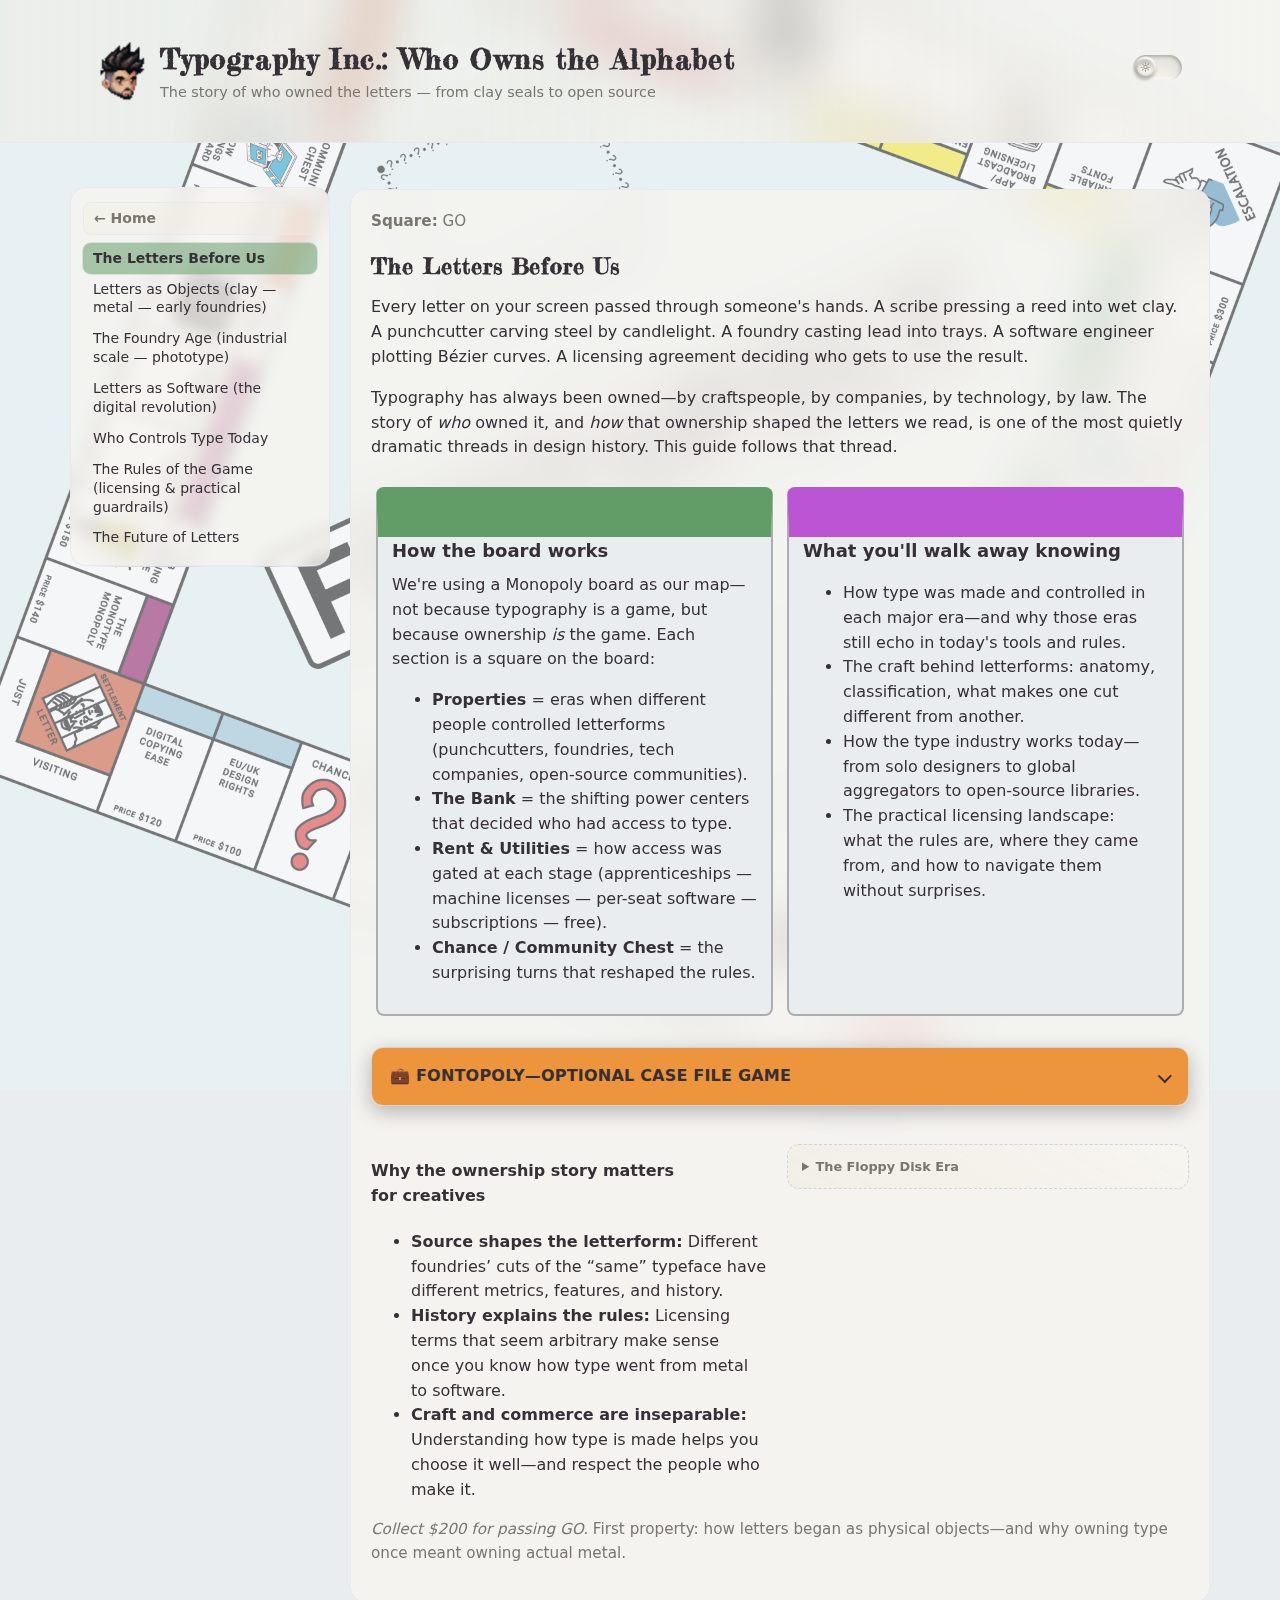
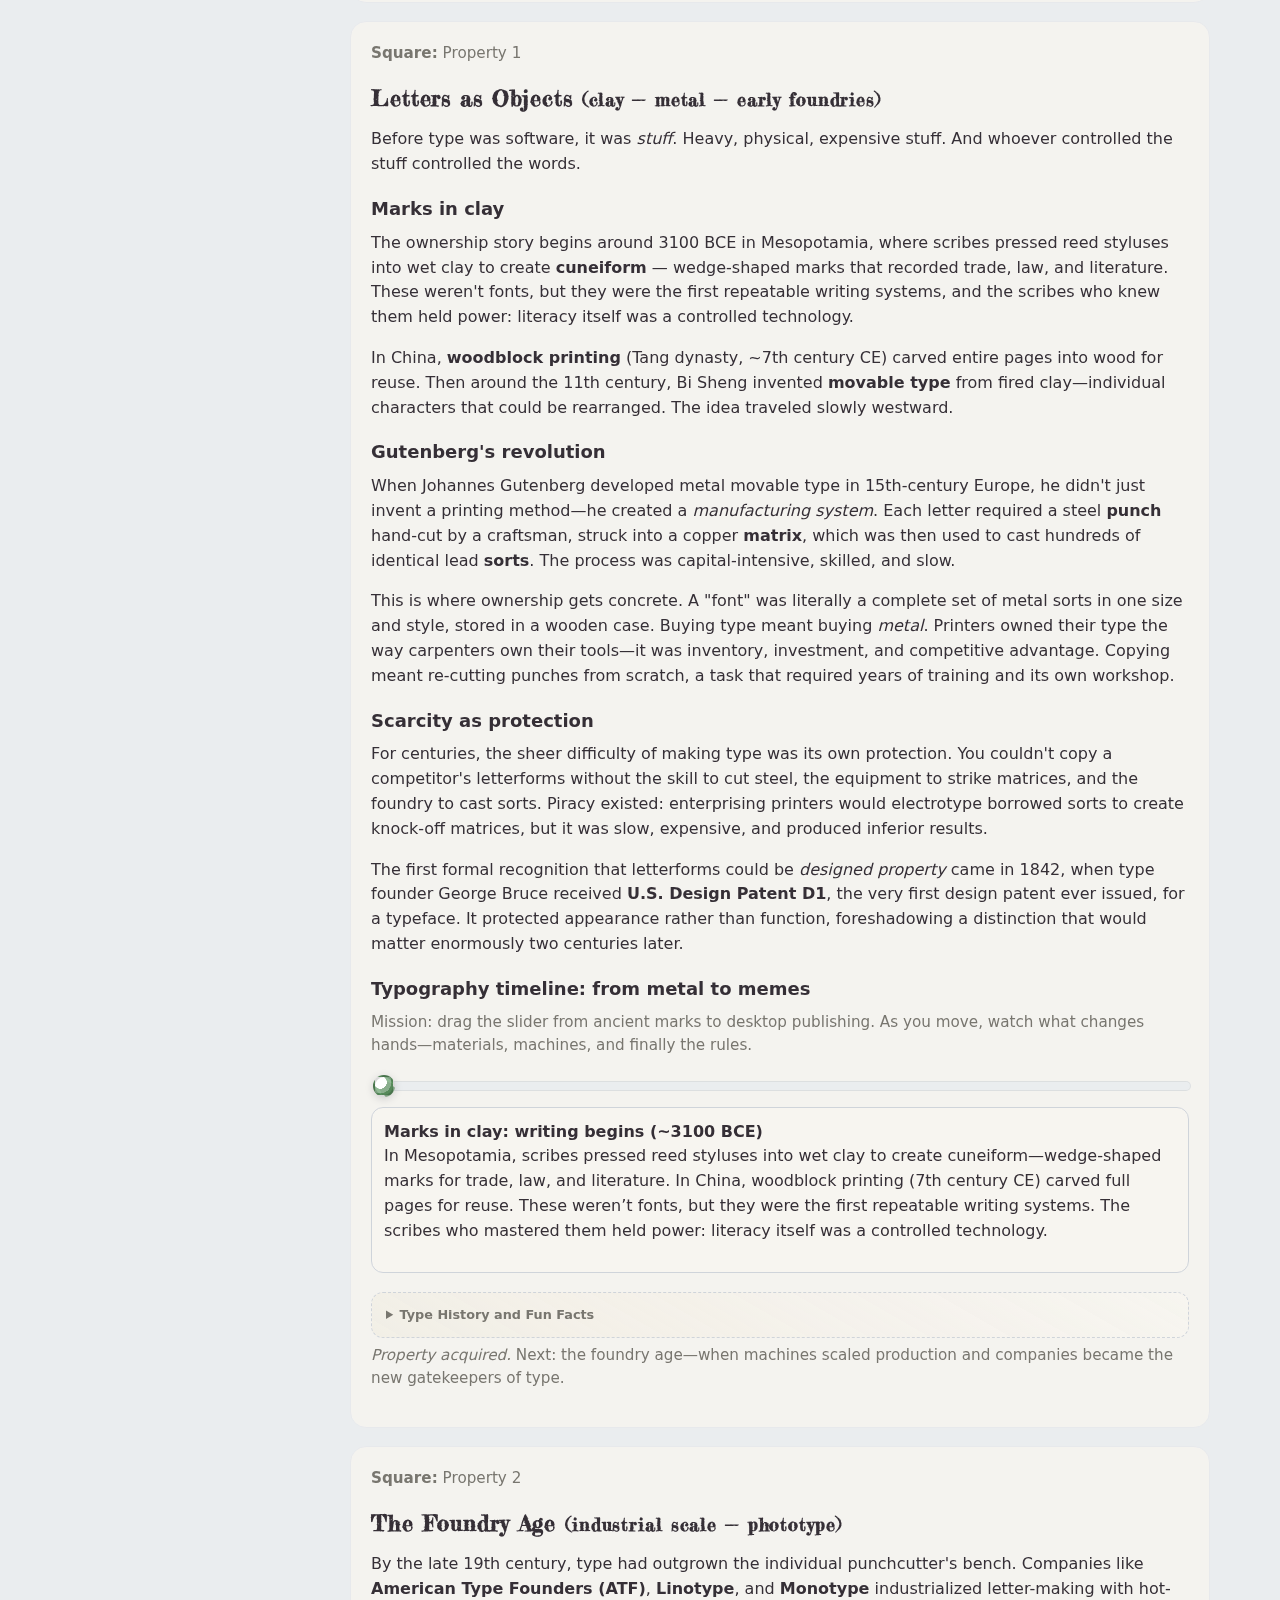
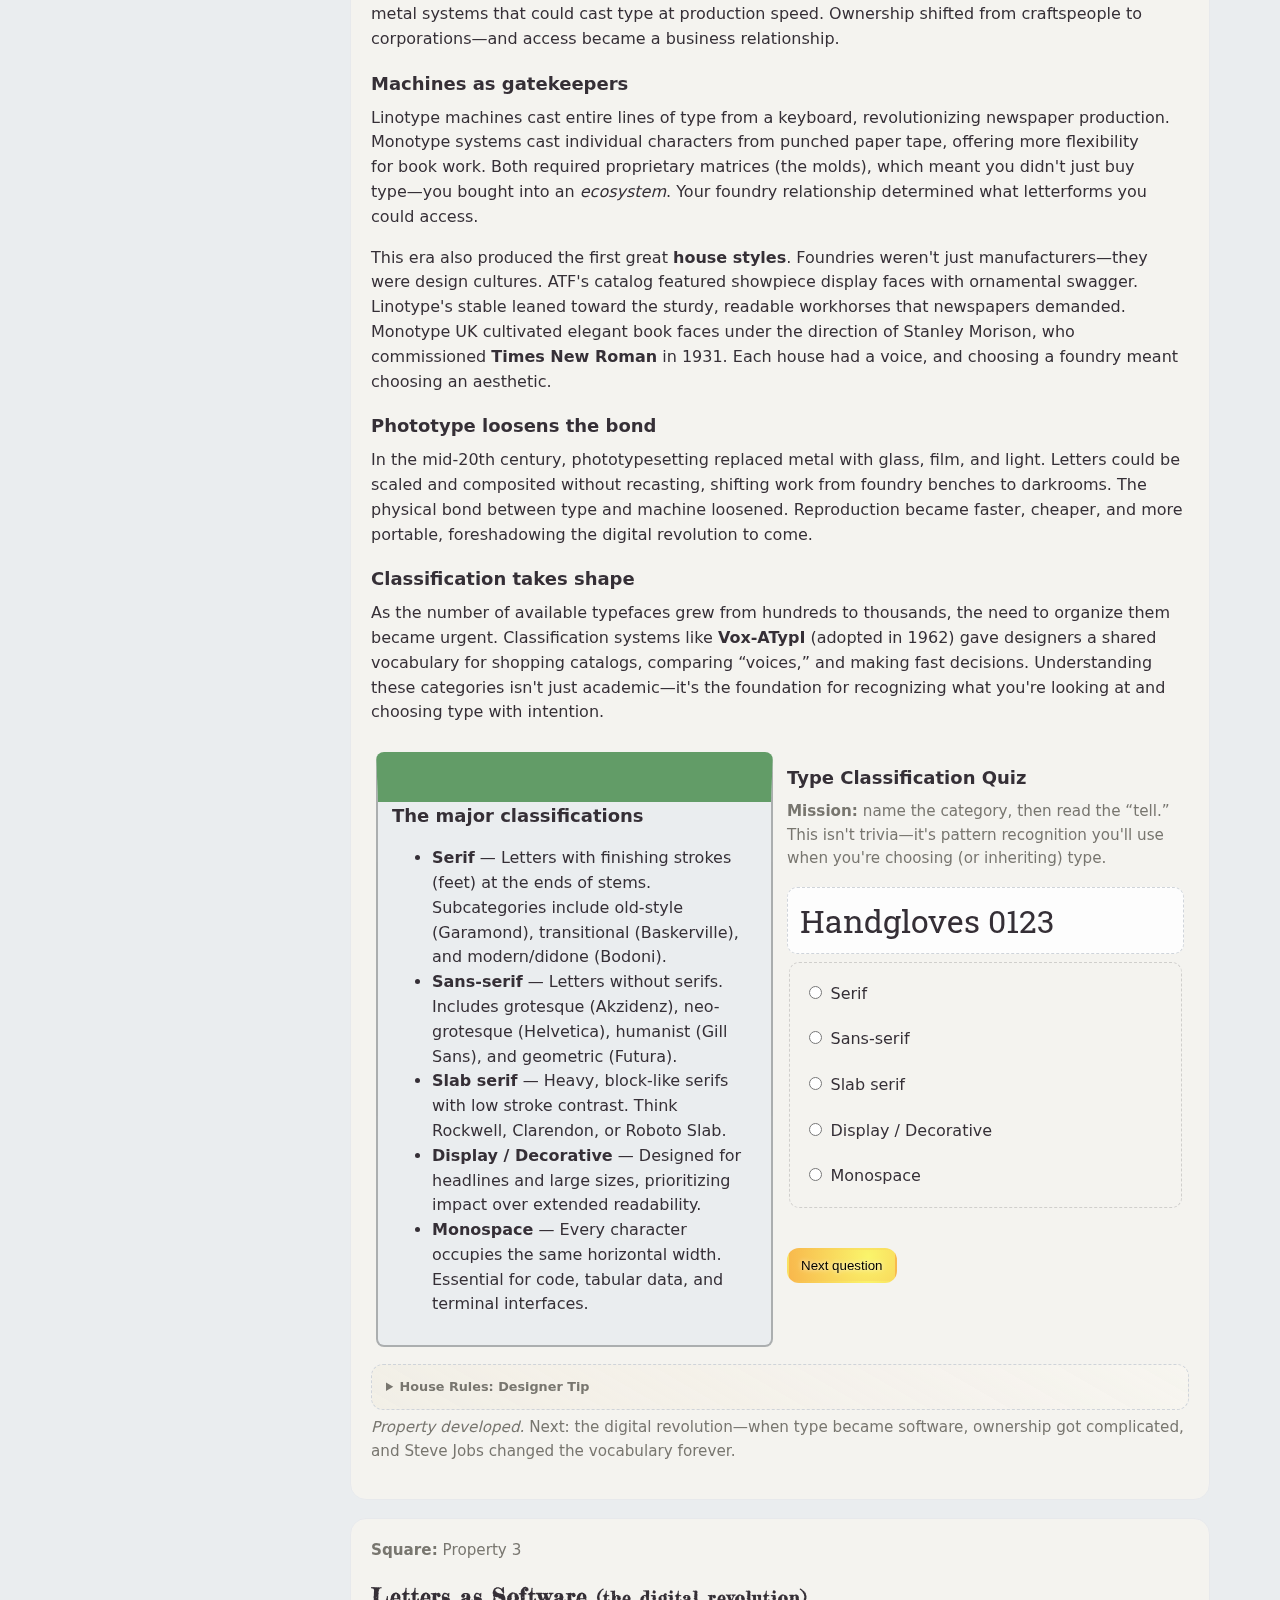
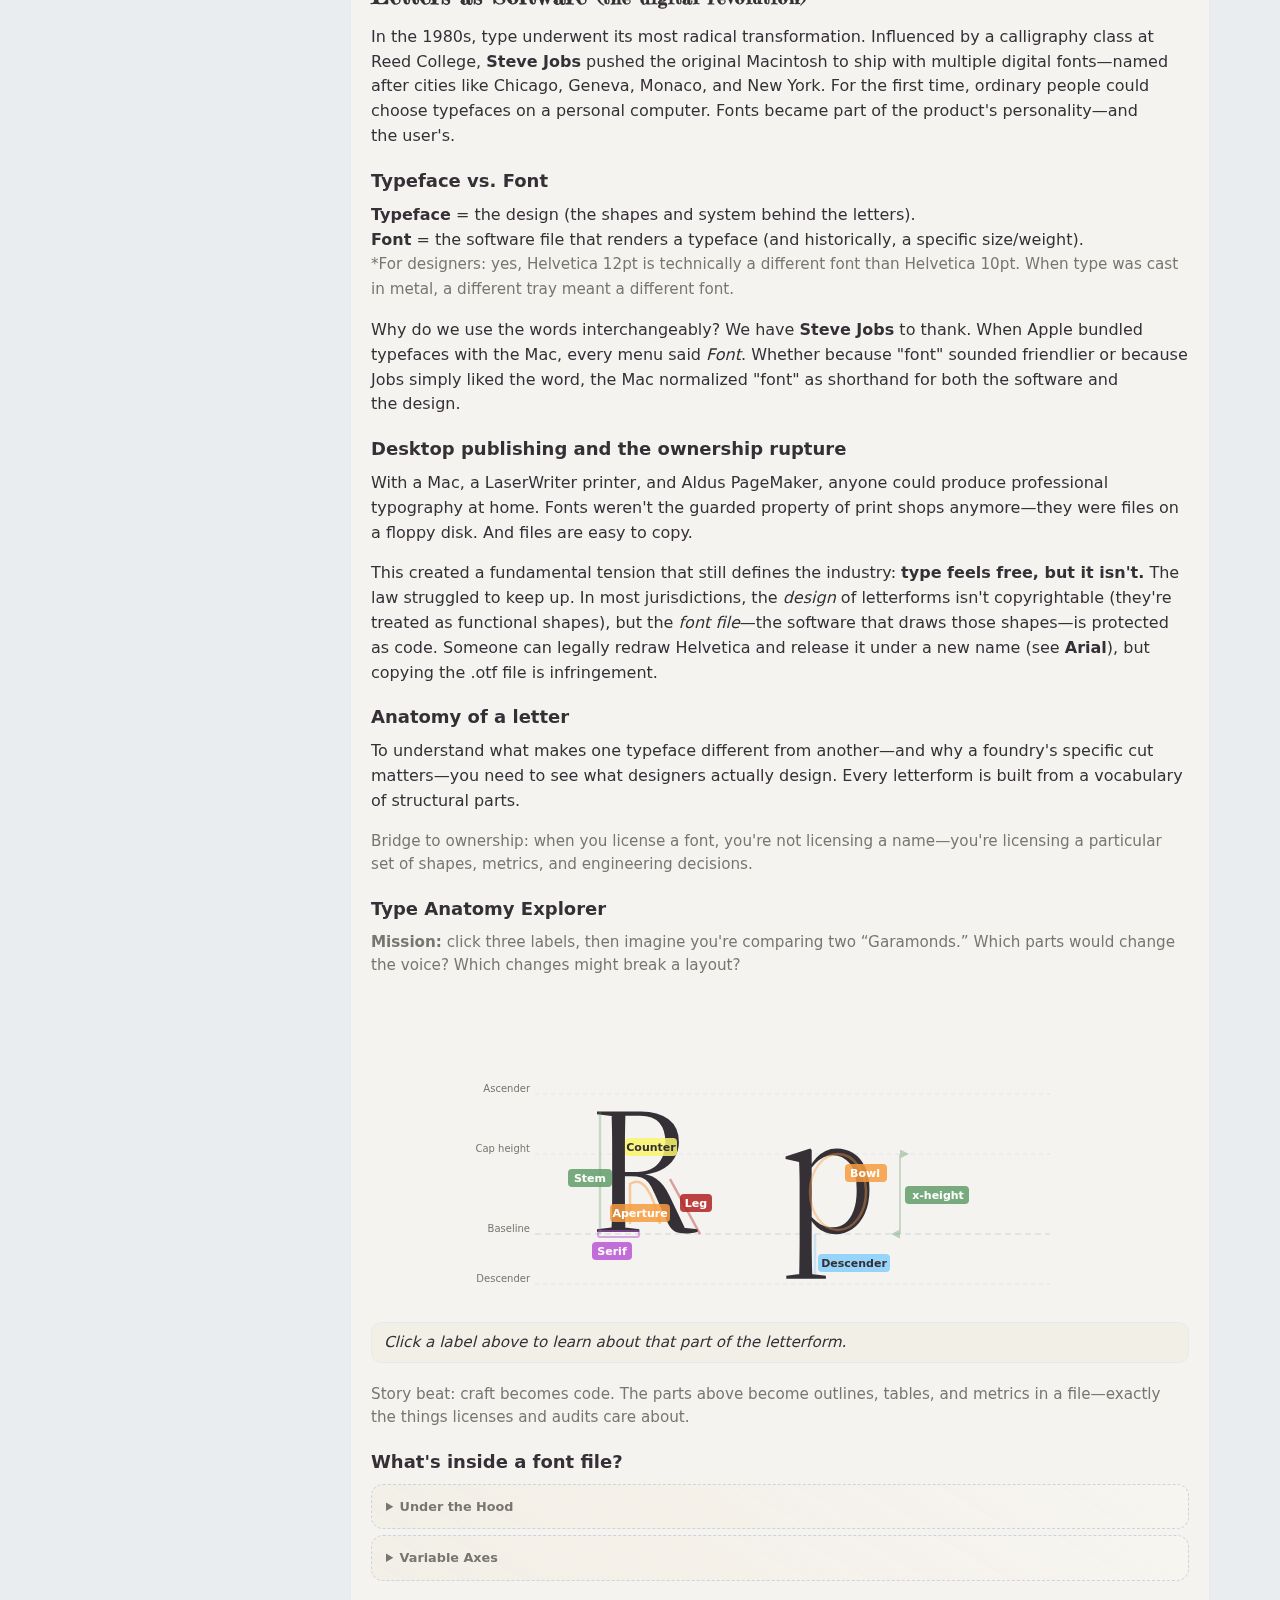
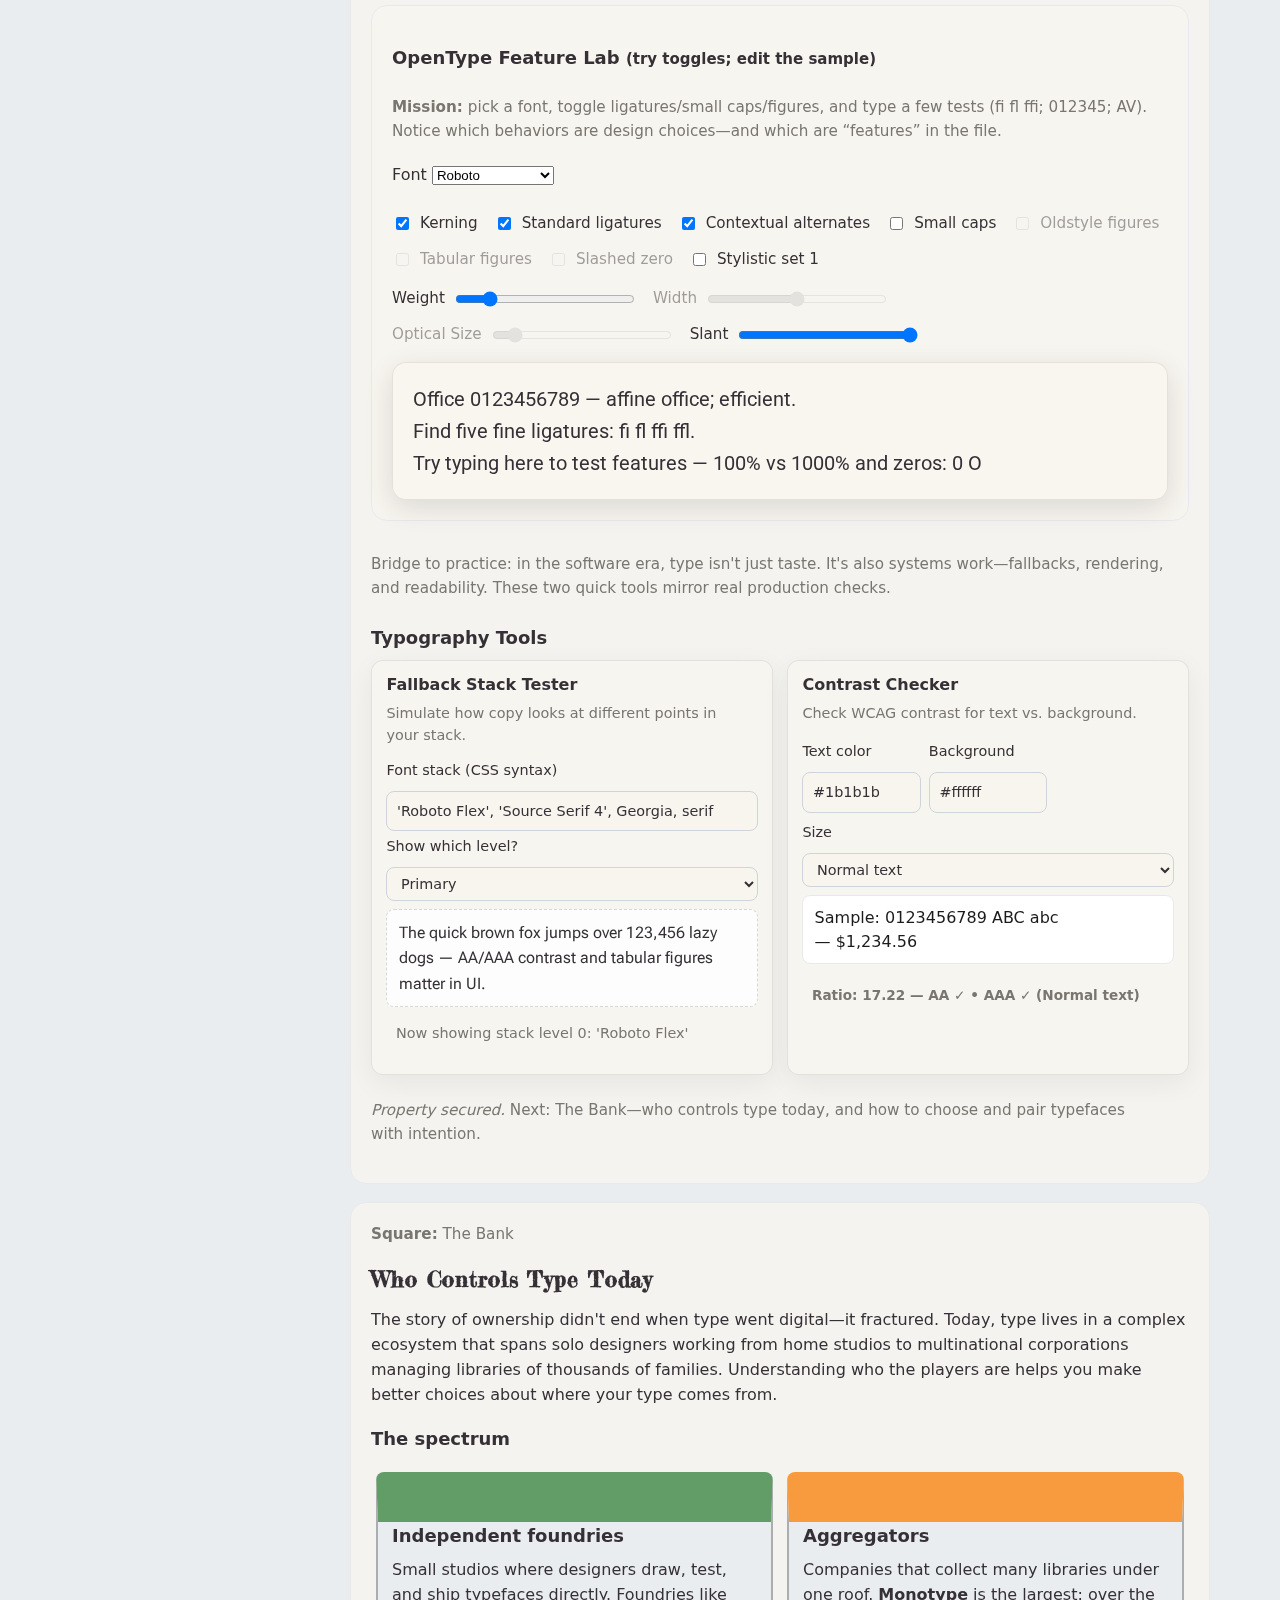
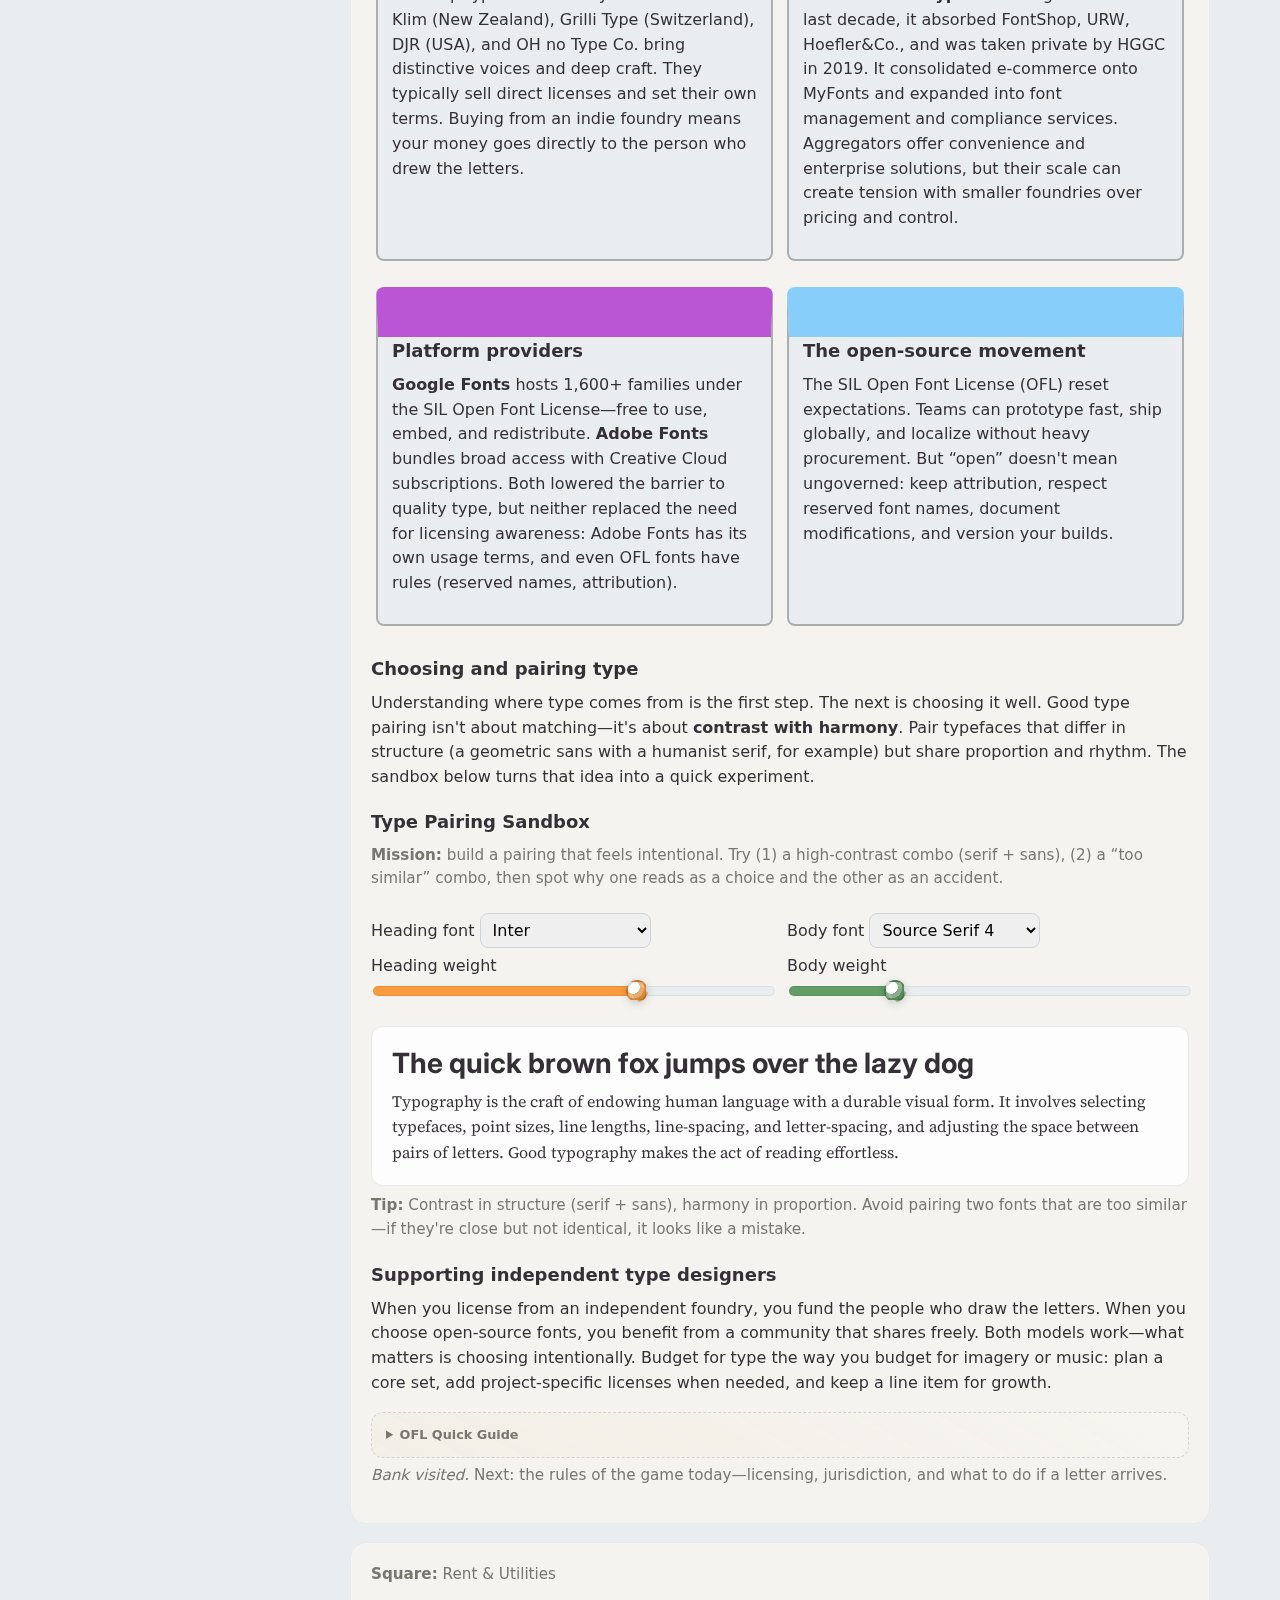
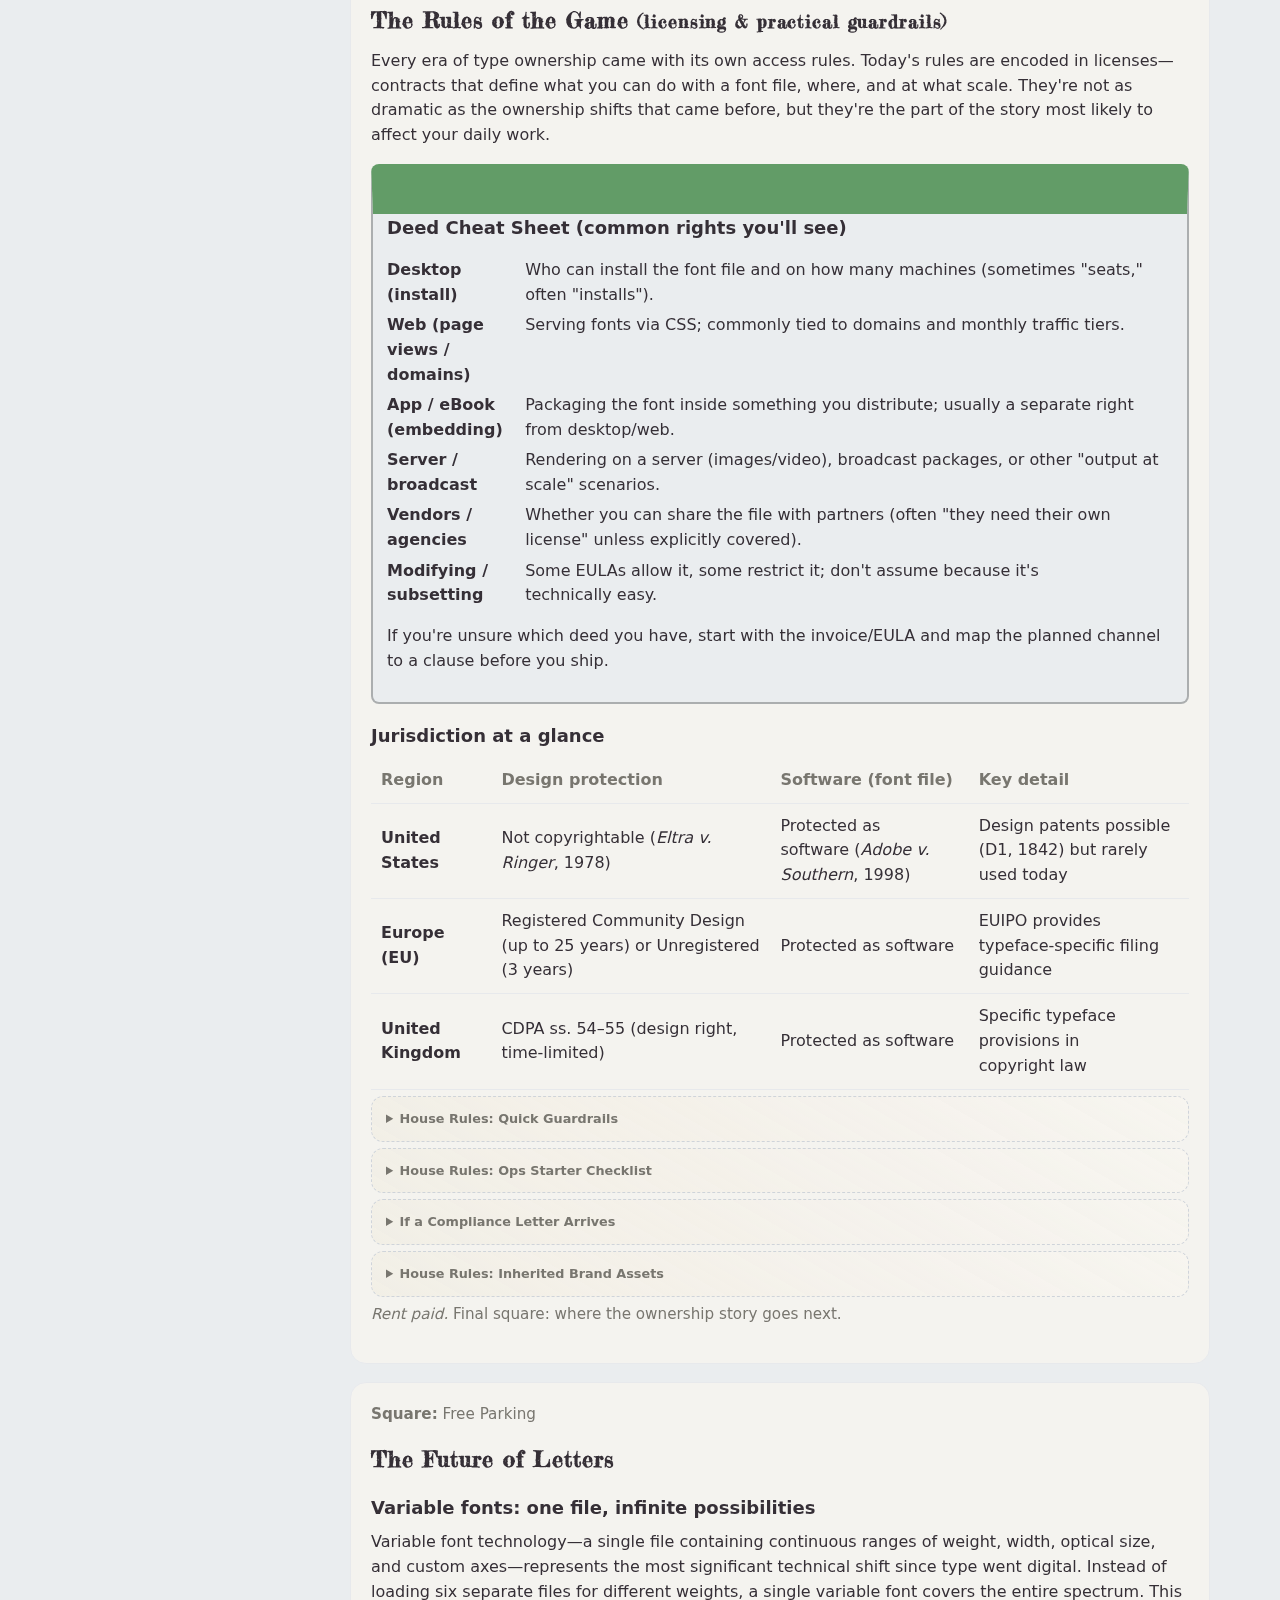
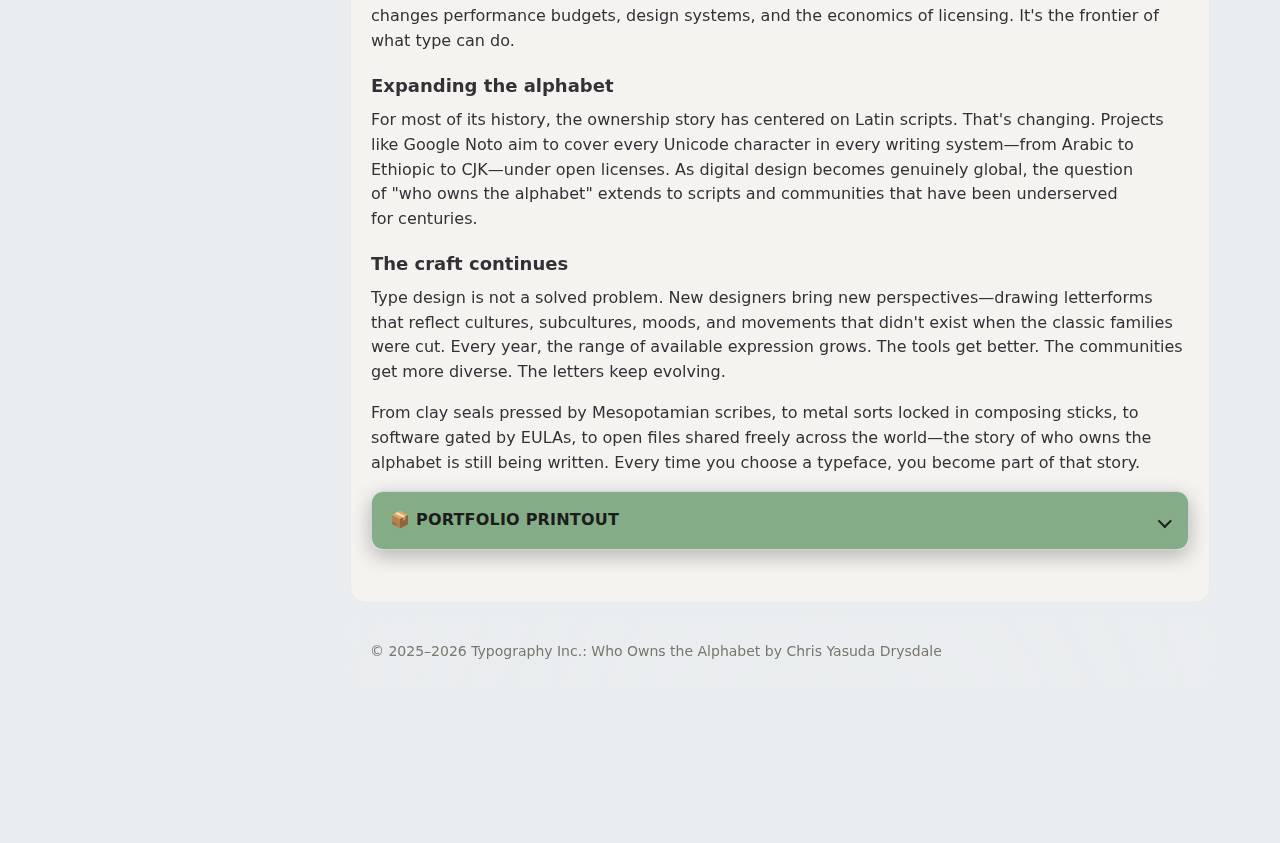
<file: guides/who-owns-type.html>
<!doctype html>
<html lang="en">
<head>
  <script>
    try {
      const t = localStorage.getItem('theme');
      if (t === 'dark' || t === 'light') document.documentElement.setAttribute('data-theme', t);
    } catch {}
  </script>
  <meta charset="utf-8" />
  <title>Typography Inc.: Who Owns the Alphabet</title>
  <link rel="apple-touch-icon" sizes="180x180" href="../images/apple-touch-icon.png">
  <link rel="icon" type="image/png" sizes="32x32" href="../images/favicon-32x32.png">
  <link rel="icon" type="image/png" sizes="16x16" href="../images/favicon-16x16.png">
  <link rel="icon" href="../images/favicon.ico" type="image/x-icon">
  <link rel="manifest" href="../site.webmanifest">
  <meta name="description" content="The story of who owned the letters — from clay seals to open source. A visual, interactive guide to typography's ownership history, craft, and the rules that still shape the fonts on your screen." />
	  <meta name="keywords" content="typography, typeface licensing, font law, Roboto, Roboto Serif, variable fonts, OpenType, WOFF, EULA, Monotype, Google Fonts" />
	  <meta name="guide:category" content="Typography" />
		  <meta name="guide:updated" content="2026-03-06" />
	  <link rel="canonical" href="https://cydrysdale.github.io/now-in-production/guides/who-owns-type.html">
	  <meta name="robots" content="index,follow">
	  <meta name="author" content="Chris Yasuda Drysdale">
  <meta name="format-detection" content="telephone=no"/>
  <!-- Open Graph for Facebook, LinkedIn, etc. -->
  <meta property="og:type" content="article">
  <meta property="og:title" content="Typography Inc.: Who Owns the Alphabet">
  <meta property="og:description" content="The story of who owned the letters — from clay seals to open source. A visual, interactive guide to typography's ownership history, craft, and the rules that still shape the fonts on your screen." />
  <meta property="og:image" content="https://cydrysdale.github.io/now-in-production/images/fontopoly.png" />
  <meta property="og:image:width" content="1200" />
  <meta property="og:image:height" content="630" />
  <meta property="og:url" content="https://cydrysdale.github.io/now-in-production/guides/who-owns-type.html">
  <meta name="viewport" content="width=device-width, initial-scale=1" />
  <link rel="preconnect" href="https://fonts.googleapis.com">
  <link rel="preconnect" href="https://fonts.gstatic.com" crossorigin>
  <link href="https://fonts.googleapis.com/css2?family=Fraunces:ital,opsz,wght@0,9..144,100..900;1,9..144,100..900&amp;family=Fredericka+the+Great&amp;family=Inter:ital,opsz,wght@0,14..32,100..900;1,14..32,100..900&amp;family=Recursive:wght@300..1000&amp;family=Roboto+Flex:opsz,wght@8..144,100..1000&amp;family=Roboto+Serif:ital,opsz,wght@0,8..144,100..900;1,8..144,100..900&amp;family=Roboto+Slab:wght@100..900&amp;family=Roboto:ital,wght@0,100..900;1,100..900&amp;family=Source+Serif+4:ital,opsz,wght@0,8..60,200..900;1,8..60,200..900&amp;family=Spectral:ital,wght@0,200;0,300;0,400;0,500;0,600;0,700;0,800;1,200;1,300;1,400;1,500;1,600;1,700;1,800&amp;family=VT323&amp;display=swap" rel="stylesheet">
  <link rel="stylesheet" href="../assets/css/style.css">
  <script src="../assets/js/core.js" defer></script>
  <script src="../assets/js/widgets.js" defer></script>
  <script src="../assets/js/who-owns-type-game.js" defer></script>
	  <style>
	    :root {
	      /* NOTE: url(...) is resolved relative to `assets/css/style.css` (not this HTML file). */
	      --bg-light: url('../../images/ownsType.png');
	      --bgImage: url('../../images/ownsType.png');
	      --field: #fdfdfd;
	    }
	    :root[data-theme="dark"]{
	      --bg-dark: url('../../images/ownsTypeDark.png');
	      --bgImage: url('../../images/ownsTypeDark.png');
	      --field: var(--card);
	    }
	    .callout { 
	      background: var(--bg); 
	      border:2px solid var(--shadow2); 
      border-top:50px solid #629c67; 
      padding:0px 14px 12px; 
      border-radius:8px; 
      margin: 6px 0;
    }
    .callout.orange { 
      border-top:50px solid var(--chance-bg); 
    }
    .callout.yellow { 
      border-top:50px solid var(--chest-bg); 
    }
    .callout.lightblue { 
      border-top:50px solid lightskyblue; 
    }
    .callout.purple { 
      border-top:50px solid mediumorchid; 
    }
    .callout.red { 
      border-top:50px solid indianred; 
    }

    .sr-only { position: absolute; width:1px; height:1px; padding:0; margin:-1px; overflow:hidden; clip:rect(0,0,1,1); white-space:nowrap; border:0; }

    /* Numbered steps with nice counters */
    .rules .steps {
      counter-reset: step;
      display: flex;
      gap: .5rem;
      margin: .25rem 0 1rem;
      padding-left: 0;
      list-style: none;
      flex-wrap: wrap;
    }
    .rules .steps > li {
      counter-increment: step;
      background: var(--field);
      max-width: 254px;
      color: var(--black);
      border: 1px solid rgba(0,0,0,.08);
      border-radius: 10px;
      padding: 1rem 1.25rem 1rem 2.5rem;
      position: relative;
      box-shadow: 0 6px 20px rgba(0,0,0,.06);
      text-wrap: balance;
    }
    .rules .steps > li::before {
      content: counter(step);
      position: absolute;
      left: 1rem; top: 1rem;
      width: 1.2rem; height: 1.2rem;
      border-radius: 999px;
      display: grid; place-items: center;
      font-weight: 700; font-size: .9rem;
      background: var(--tip-bg, lightblue);
      color: var(--tip-text, #352f36);
    }

    /* Do/Don't grid */
    .rules .grid-dodont {
      display: grid;
      gap: .75rem;
      grid-template-columns: repeat(2, minmax(0, 1fr));
      margin: .25rem 0 1rem;
    }
    .rules .grid-dodont ul { margin: .35rem 0 0; display: grid; gap: .35rem; }
    .rules .do { color: #166534; font-weight: 800; text-transform: uppercase; letter-spacing: .3px; }
    .rules .dont { color: #991b1b; font-weight: 800; text-transform: uppercase; letter-spacing: .3px; }


    /* Stack on small screens */
    @media (max-width: 640px){
      .rules .grid-dodont { grid-template-columns: 1fr; }
      .rules .steps > li { max-width: 100%; }
    }

    .brand-tools .card {
      border: 1px solid rgba(0,0,0,.08);
      border-radius: 12px; padding: .75rem .9rem; background: var(--card);
      box-shadow: 0 8px 28px rgba(0,0,0,.06);
    }
    .brand-tools .small { font-size: .9rem; color: var(--muted); }
    .brand-tools label { display: grid; gap: .35rem; margin: .25rem 0; }
    .brand-tools input[type="text"] { padding: .5rem .6rem; border: 1px solid var(--borderDark); border-radius: 8px; }
    .brand-tools select { padding: .45rem .6rem; border: 1px solid var(--borderDark); border-radius: 8px; }
    .tool-stack .stack-sample {
      margin-top: .5rem; 
      padding: .6rem .7rem; 
      border-radius: 8px;
      border: 1px dashed rgba(0,0,0,.15); 
      min-height: 3.2rem; 
      line-height: 1.6;
      font-family: var(--demo-font, system-ui, sans-serif);
      background: var(--field);
      color: var(--black);
    }
    .tool-contrast .row { display: grid; gap: .5rem; grid-template-columns: repeat(3, minmax(0,1fr)); }
    .tool-contrast .cc-sample {
      margin-top: .5rem; padding: .6rem .7rem; border-radius: 8px; border: 1px solid var(--borderLight);
    }
    .tool-contrast .cc-out { display: inline-block; margin-top: .4rem; font-weight: 700; }
    @media (max-width: 800px){ .brand-tools { grid-template-columns: 1fr; } }
    .glossary { display:grid; grid-template-columns: 12ch 1fr; column-gap:1rem; row-gap:.35rem; }
    .glossary dt{ font-weight:700; }
    .glossary dd{ margin:0; }
    @media (max-width:640px){ .glossary{ grid-template-columns:1fr; } }

    /* Game: Case File */
    .case-file__section { margin-bottom: .25rem; }
    .case-file__chips { display:flex; flex-wrap:wrap; gap:.4rem; }
    .brief-chip {
      display:inline-block; padding:4px 10px; border-radius:999px;
      font-size:12px; font-weight:600;
      background:var(--card2); border:1px solid var(--borderDark); color:var(--muted);
    }
    .brief-chip.is-met { background:rgba(22,101,52,.12); border-color:#166534; color:#166534; }
    :root[data-theme="dark"] .brief-chip.is-met { background:rgba(121,217,155,.15); border-color:#79d99b; color:#79d99b; }
    .brief-chip--info { background:var(--callout); border-style:dashed; font-weight:400; }
    .case-file__counts { display:flex; flex-wrap:wrap; gap:.5rem; }
    .case-count {
      display:inline-block; padding:4px 8px; border-radius:8px;
      font-size:13px; background:var(--card2); border:1px solid var(--borderLight);
    }

    /* Game: Deeds */
    .deed-earned { color:#166534; font-size:.85rem; font-weight:600; }
    :root[data-theme="dark"] .deed-earned { color:#79d99b; }
    .deed-card__takeaways { margin:.25rem 0; padding-left:1.25rem; }
    .deed-card__takeaways li { margin-bottom:.25rem; }

    /* Game: Change Orders */
    .change-order { margin:.75rem 0; }
    .change-order__card {
      padding:.75rem; border-radius:10px;
      border:1px solid var(--borderDark);
    }
    .change-order__card.is-helpful { background:rgba(22,101,52,.06); border-color:rgba(22,101,52,.3); }
    .change-order__card.is-complication { background:rgba(153,27,27,.06); border-color:rgba(153,27,27,.3); }
    :root[data-theme="dark"] .change-order__card.is-helpful { background:rgba(121,217,155,.08); border-color:rgba(121,217,155,.3); }
    :root[data-theme="dark"] .change-order__card.is-complication { background:rgba(255,100,100,.08); border-color:rgba(255,100,100,.25); }

    /* Game: Pass Scenarios */
    .pass-scenario {
      margin-bottom:.75rem; padding:.75rem;
      border:1px dashed rgba(0,0,0,.15); border-radius:10px;
      background:var(--field, var(--card));
    }
    .pass-scenario__text { margin:0 0 .5rem; }
    .pass-scenario__options { border:none; padding:0; display:flex; gap:.75rem; flex-wrap:wrap; }
    .pass-scenario__options label { display:inline-flex; gap:.25rem; align-items:center; }
    .pass-result { margin-top:.4rem; min-height:1.2rem; }

    /* Game: Receipts */
    .receipt-check { display:flex; gap:.5rem; align-items:center; cursor:pointer; }

    /* Game: Portfolio */
    .portfolio-cheatsheet {
      margin-top:1rem; padding:.75rem; border:2px solid var(--accent);
      border-radius:10px; background:var(--callout);
    }
    .invoice-clear {
      padding:1rem; border:2px solid #166534; border-radius:10px;
      background:rgba(22,101,52,.08);
    }
    :root[data-theme="dark"] .invoice-clear { background:rgba(121,217,155,.08); border-color:#79d99b; }
    .invoice-missing {
      padding:1rem; border:2px solid #991b1b; border-radius:10px;
      background:rgba(153,27,27,.06);
    }
    :root[data-theme="dark"] .invoice-missing { background:rgba(255,100,100,.06); border-color:#ff6464; }
    .invoice-cell { padding:6px 8px; border-bottom:1px solid rgba(0,0,0,.1); }
    .invoice-cost { text-align:right; padding:6px 8px; border-bottom:1px solid rgba(0,0,0,.1); font-weight:700; color:#991b1b; }
    :root[data-theme="dark"] .invoice-cost { color:#ff6464; }

    /* Game: Stamp Toast */
    .stamp-toast {
      position:fixed; bottom:20px; left:50%; transform:translateX(-50%) translateY(20px);
      background:var(--chest-bg); color:#352f36; padding:12px 20px; border-radius:12px;
      font-weight:600; font-size:.9rem; box-shadow:0 8px 28px rgba(0,0,0,.2);
      opacity:0; transition:opacity .3s, transform .3s; z-index:9999; pointer-events:none;
      text-align:center; max-width:90vw;
    }
    .stamp-toast.is-visible { opacity:1; transform:translateX(-50%) translateY(0); }
    @media (max-width:640px) {
      .pass-scenario__options { flex-direction:column; gap:.4rem; }
      .case-file__counts { flex-direction:column; gap:.35rem; }
    }
  </style>
  
</head>

<body>
  <a class="skip-link" href="#content">Skip to content</a>
  <header>
    <div class="header-inner">
      <img src="../images/apple-touch-icon.png" width="60px" style="display:inline-block; margin-right:10px;" alt="site logo"/>
      <div id="top" class="title-block">
        <h1>Typography Inc.: Who Owns the Alphabet</h1>
        <div class="sub">The story of who owned the letters — from clay seals to open source</div>
      </div>
      <div class="header-actions">
        <div class="theme-toggle" style="scale: 75%;">
          <input id="themeSwitch" type="checkbox" role="switch" aria-checked="false" aria-label="Toggle dark mode">
          <label for="themeSwitch">
            <span class="track" aria-hidden="true"></span>
            <span class="thumb" aria-hidden="true">
              <span class="icon sun">&#9788;</span>
              <span class="icon moon">&#9789;</span>
            </span>
          </label>
        </div>
        <div class="toc-mobile">
          <button id="tocToggle" aria-expanded="false" aria-controls="tocList">☰ Contents</button>
          <nav id="tocList" class="toc" aria-label="On this page"></nav>
        </div>
      </div>
    </div>
  </header>

  <div class="page">
    <aside class="toc-desktop">
      <nav class="toc" aria-label="On this page"></nav>
    </aside>

    <main id="content">

      <!-- —            SECTION 1 — GO: The Letters Before Us
           — -->
      <section id="the-letters-before-us" class="guide-section">
        <p class="muted small" aria-hidden="true"><strong>Square:</strong> GO</p>
        <h2>The Letters Before Us</h2>

	        <p>Every letter on your screen passed through someone's hands. A scribe pressing a reed into wet clay. A punchcutter carving steel by candlelight. A foundry casting lead into trays. A software engineer plotting Bézier curves. A licensing agreement deciding who gets to use the result.</p>
	
	        <p>Typography has always been owned—by craftspeople, by companies, by technology, by law. The story of <em>who</em> owned it, and <em>how</em> that ownership shaped the letters we read, is one of the most quietly dramatic threads in design history. This guide follows that thread.</p>

        <div class="grid" style="padding: 5px;">
	          <div class="callout">
	            <h3 style="margin-top: 0;">How the board works</h3>
	            <p>We're using a Monopoly board as our map—not because typography is a game, but because ownership <em>is</em> the game. Each section is a square on the board:</p>
	            <ul>
	              <li><strong>Properties</strong> = eras when different people controlled letterforms (punchcutters, foundries, tech companies, open-source communities).</li>
	              <li><strong>The Bank</strong> = the shifting power centers that decided who had access to type.</li>
	              <li><strong>Rent &amp; Utilities</strong> = how access was gated at each stage (apprenticeships — machine licenses — per-seat software — subscriptions — free).</li>
              <li><strong>Chance / Community Chest</strong> = the surprising turns that reshaped the rules.</li>
            </ul>
          </div>
	          <div class="callout purple">
	            <h3 style="margin-top: 0;">What you'll walk away knowing</h3>
	            <ul>
	              <li>How type was made and controlled in each major era—and why those eras still echo in today's tools and rules.</li>
	              <li>The craft behind letterforms: anatomy, classification, what makes one cut different from another.</li>
	              <li>How the type industry works today—from solo designers to global aggregators to open-source libraries.</li>
	              <li>The practical licensing landscape: what the rules are, where they came from, and how to navigate them without surprises.</li>
	            </ul>
	          </div>
	        </div>

	        <!-- Game: Case File (opt-in) -->
	        <div id="caseFile"></div>

	        <!-- Game: Change Order + Deed -->
	        <div data-change-order="the-letters-before-us"></div>
	        <div data-deed="the-letters-before-us"></div>

        <div class="grid">
          <div>
	            <h4>Why the ownership story matters for creatives</h4>
	            <ul>
	              <li><strong>Source shapes the letterform:</strong> Different foundries’ cuts of the “same” typeface have different metrics, features, and history.</li>
	              <li><strong>History explains the rules:</strong> Licensing terms that seem arbitrary make sense once you know how type went from metal to software.</li>
	              <li><strong>Craft and commerce are inseparable:</strong> Understanding how type is made helps you choose it well—and respect the people who make it.</li>
	            </ul>
	          </div>
          <div>
		            <details class="tip" aria-label="Font History: Early font sharing and licensing">
		              <summary><strong>The Floppy Disk Era</strong></summary>
			              <div>
			                <p>Back in the late '80s and early '90s, font file trading was a lot like swapping baseball cards or mixtapes. Designers would bring boxes of floppy disks to conferences and exchange typefaces—sometimes entire libraries—for the price of a coffee. It was such a low-tech and human way to exchange digital assets, but it was the primary way most agencies received new fonts to work with.</p>
		                <div>
		                <img src="../images/fonts-floppy.png" style="float: right; max-width:280px; margin: 0 0 8px 12px;" alt="floppy disks" />
		                <p>One&nbsp;famous story goes that a single floppy labeled "Swiss Army Fonts" made its way through dozens of agencies in New York, passed along so many times that no one could remember where it came from. The label was photocopied and taped until it was barely legible, but the fonts inside kept on circulating.</p>
		                <p>Typography may look serious on the page, but behind the scenes it once had a bootleg, DIY culture that feels closer to a garage band than a law office.</p></div>
	              </div>
	            </details>
          </div>
        </div>

	        <p class="muted small"><em>Collect $200 for passing GO.</em> First property: how letters began as physical objects—and why owning type once meant owning actual metal.</p>
      </section>

      <!-- —            SECTION 2 — Property 1: Letters as Objects
           — -->
      <section id="letters-as-objects" class="guide-section">
        <p class="muted small" aria-hidden="true"><strong>Square:</strong> Property 1</p>
        <h2>Letters as Objects <small>(clay — metal — early foundries)</small></h2>

        <p>Before type was software, it was <em>stuff</em>. Heavy, physical, expensive stuff. And whoever controlled the stuff controlled the words.</p>

	        <h3>Marks in clay</h3>
	        <p>The ownership story begins around 3100&nbsp;BCE in Mesopotamia, where scribes pressed reed styluses into wet clay to create <strong>cuneiform</strong> — wedge-shaped marks that recorded trade, law, and literature. These weren't fonts, but they were the first repeatable writing systems, and the scribes who knew them held power: literacy itself was a controlled technology.</p>
	
	        <p>In China, <strong>woodblock printing</strong> (Tang dynasty, ~7th&nbsp;century&nbsp;CE) carved entire pages into wood for reuse. Then around the 11th century, Bi Sheng invented <strong>movable type</strong> from fired clay—individual characters that could be rearranged. The idea traveled slowly westward.</p>

	        <h3>Gutenberg's revolution</h3>
	        <p>When Johannes Gutenberg developed metal movable type in 15th-century Europe, he didn't just invent a printing method—he created a <em>manufacturing system</em>. Each letter required a steel <strong>punch</strong> hand-cut by a craftsman, struck into a copper <strong>matrix</strong>, which was then used to cast hundreds of identical lead <strong>sorts</strong>. The process was capital-intensive, skilled, and slow.</p>
	
	        <p>This is where ownership gets concrete. A "font" was literally a complete set of metal sorts in one size and style, stored in a wooden case. Buying type meant buying <em>metal</em>. Printers owned their type the way carpenters own their tools—it was inventory, investment, and competitive advantage. Copying meant re-cutting punches from scratch, a task that required years of training and its own workshop.</p>

	        <h3>Scarcity as protection</h3>
	        <p>For centuries, the sheer difficulty of making type was its own protection. You couldn't copy a competitor's letterforms without the skill to cut steel, the equipment to strike matrices, and the foundry to cast sorts. Piracy existed: enterprising printers would electrotype borrowed sorts to create knock-off matrices, but it was slow, expensive, and produced inferior results.</p>
	
	        <p>The first formal recognition that letterforms could be <em>designed property</em> came in 1842, when type founder George Bruce received <strong>U.S. Design Patent D1</strong>, the very first design patent ever issued, for a typeface. It protected appearance rather than function, foreshadowing a distinction that would matter enormously two centuries later.</p>
	
	        <div class="mini-widget" aria-labelledby="timelineTitle">
	          <h3 id="timelineTitle">Typography timeline: from metal to memes</h3>
	          <p class="muted">Mission: drag the slider from ancient marks to desktop publishing. As you move, watch what changes hands—materials, machines, and finally the rules.</p>
	          <input type="range" class="slider slider--utilities" id="era" min="0" max="8" step="1" value="0" aria-describedby="eraDesc">
	          <div id="eraDesc" class="card-box"></div>
	        </div>

		        <details class="tip" aria-label="Community Chest: Type History and Fun Facts">
		          <summary><strong>Type History and Fun Facts</strong></summary>
			          <div class="mini-widget" data-widget="rule-card" aria-labelledby="ruleCardTitle">
			            <h3 id="ruleCardTitle">Draw a card.</h3>
		            <p class="muted small" style="margin-top: 0;">Story beat: ask “Who had the power here?” and “What changed the rules?”</p>
		            <button class="btn" type="button" style="width: fit-content;">Draw</button>
		            <div class="card-box" role="status" aria-live="polite"></div>
		          </div>
		        </details>
	
        <!-- Game: Change Order + Deed -->
        <div data-change-order="letters-as-objects"></div>
        <div data-deed="letters-as-objects"></div>

	        <p class="muted small"><em>Property acquired.</em> Next: the foundry age—when machines scaled production and companies became the new gatekeepers of type.</p>
	      </section>
      
      <!-- —            SECTION 3 — Property 2: The Foundry Age
           — -->
      <section id="the-foundry-age" class="guide-section">
        <p class="muted small" aria-hidden="true"><strong>Square:</strong> Property 2</p>
        <h2>The Foundry Age <small>(industrial scale — phototype)</small></h2>

	        <p>By the late 19th century, type had outgrown the individual punchcutter's bench. Companies like <strong>American Type Founders (ATF)</strong>, <strong>Linotype</strong>, and <strong>Monotype</strong> industrialized letter-making with hot-metal systems that could cast type at production speed. Ownership shifted from craftspeople to corporations—and access became a business relationship.</p>

        <h3>Machines as gatekeepers</h3>
	        <p>Linotype machines cast entire lines of type from a keyboard, revolutionizing newspaper production. Monotype systems cast individual characters from punched paper tape, offering more flexibility for book work. Both required proprietary matrices (the molds), which meant you didn't just buy type—you bought into an <em>ecosystem</em>. Your foundry relationship determined what letterforms you could access.</p>

	        <p>This era also produced the first great <strong>house styles</strong>. Foundries weren't just manufacturers—they were design cultures. ATF's catalog featured showpiece display faces with ornamental swagger. Linotype's stable leaned toward the sturdy, readable workhorses that newspapers demanded. Monotype UK cultivated elegant book faces under the direction of Stanley Morison, who commissioned <strong>Times New Roman</strong> in 1931. Each house had a voice, and choosing a foundry meant choosing an aesthetic.</p>

        <h3>Phototype loosens the bond</h3>
	        <p>In the mid-20th century, phototypesetting replaced metal with glass, film, and light. Letters could be scaled and composited without recasting, shifting work from foundry benches to darkrooms. The physical bond between type and machine loosened. Reproduction became faster, cheaper, and more portable, foreshadowing the digital revolution to come.</p>

	        <h3>Classification takes shape</h3>
	        <p>As the number of available typefaces grew from hundreds to thousands, the need to organize them became urgent. Classification systems like <strong>Vox-ATypI</strong> (adopted in 1962) gave designers a shared vocabulary for shopping catalogs, comparing “voices,” and making fast decisions. Understanding these categories isn't just academic—it's the foundation for recognizing what you're looking at and choosing type with intention.</p>

        <div class="grid" style="padding: 5px;">
          <div class="callout">
            <h3 style="margin-top: 0;">The major classifications</h3>
            <ul>
              <li><strong>Serif</strong> — Letters with finishing strokes (feet) at the ends of stems. Subcategories include old-style (Garamond), transitional (Baskerville), and modern/didone (Bodoni).</li>
              <li><strong>Sans-serif</strong> — Letters without serifs. Includes grotesque (Akzidenz), neo-grotesque (Helvetica), humanist (Gill Sans), and geometric (Futura).</li>
              <li><strong>Slab serif</strong> — Heavy, block-like serifs with low stroke contrast. Think Rockwell, Clarendon, or Roboto Slab.</li>
              <li><strong>Display / Decorative</strong> — Designed for headlines and large sizes, prioritizing impact over extended readability.</li>
              <li><strong>Monospace</strong> — Every character occupies the same horizontal width. Essential for code, tabular data, and terminal interfaces.</li>
            </ul>
          </div>
          <div>
            <!-- Type Classification Quiz -->
	            <div class="mini-widget" id="classQuiz" aria-labelledby="classQuizTitle">
	              <h3 id="classQuizTitle">Type Classification Quiz</h3>
	              <p class="muted"><strong>Mission:</strong> name the category, then read the “tell.” This isn't trivia—it's pattern recognition you'll use when you're choosing (or inheriting) type.</p>
	              <div id="classQuizSample" style="font-size: 2rem; line-height: 1.3; padding: .75rem; border: 1px dashed var(--borderDark); border-radius: 10px; min-height: 4rem; margin: .5rem 0; background: var(--field); color: var(--black);">
	                Loading...
	              </div>
              <fieldset style="border: 1px dashed rgba(0,0,0,.15); border-radius: 10px; padding: .75rem .9rem; display: grid; gap: .5rem;">
                <legend class="sr-only">Choose a classification</legend>
                <label><input type="radio" name="classQ" value="serif"> Serif</label>
                <label><input type="radio" name="classQ" value="sans-serif"> Sans-serif</label>
                <label><input type="radio" name="classQ" value="slab"> Slab serif</label>
                <label><input type="radio" name="classQ" value="display"> Display / Decorative</label>
                <label><input type="radio" name="classQ" value="monospace"> Monospace</label>
              </fieldset>
              <div id="classQuizResult" role="status" aria-live="polite" style="margin-top: .5rem; font-weight: 600; min-height: 1.5rem;"></div>
              <button class="btn" type="button" id="classQuizNext" style="margin-top: .5rem; width: fit-content;">Next question</button>
            </div>
          </div>
        </div>

        <details class="tip" aria-label="House Rules: Designer Tip">
	          <summary><strong>House Rules: Designer Tip</strong></summary>
	          <div>
	            <p>Typeface names can map to many fonts. For example, "Garamond" might refer to different cuts by different foundries with different metrics. When matching layouts, confirm the <em>foundry</em> and the <em>font file</em> version—not just the style name.</p>
	          </div>
	        </details>
	
        <!-- Game: Change Order + Deed -->
        <div data-change-order="the-foundry-age"></div>
        <div data-deed="the-foundry-age"></div>

	        <p class="muted small"><em>Property developed.</em> Next: the digital revolution—when type became software, ownership got complicated, and Steve Jobs changed the vocabulary forever.</p>
	      </section>

      <!-- —            SECTION 4 — Property 3: Letters as Software
           — -->
      <section id="letters-as-software" class="guide-section">
        <p class="muted small" aria-hidden="true"><strong>Square:</strong> Property 3</p>
        <h2>Letters as Software <small>(the digital revolution)</small></h2>

	        <p>In the 1980s, type underwent its most radical transformation. Influenced by a calligraphy class at Reed College, <strong>Steve Jobs</strong> pushed the original Macintosh to ship with multiple digital fonts—named after cities like Chicago, Geneva, Monaco, and New York. For the first time, ordinary people could choose typefaces on a personal computer. Fonts became part of the product's personality—and the user's.</p>

	        <h3>Typeface vs. Font</h3>
	        <p>
	          <strong>Typeface</strong> = the design (the shapes and system behind the letters).<br>
	          <strong>Font</strong> = the software file that renders a typeface (and historically, a specific size/weight).<br>
	          <small class="muted">*For designers: yes, Helvetica 12pt is technically a different font than Helvetica 10pt. When type was cast in metal, a different tray meant a different font.</small>
	        </p>
        <p>
          Why do we use the words interchangeably? We have <strong>Steve Jobs</strong> to thank. When Apple bundled typefaces with the Mac, every menu said <em>Font</em>. Whether because "font" sounded friendlier or because Jobs simply liked the word, the Mac normalized "font" as shorthand for both the software and the design.
        </p>

	        <h3>Desktop publishing and the ownership rupture</h3>
	        <p>With a Mac, a LaserWriter printer, and Aldus PageMaker, anyone could produce professional typography at home. Fonts weren't the guarded property of print shops anymore—they were files on a floppy disk. And files are easy to copy.</p>
	
	        <p>This created a fundamental tension that still defines the industry: <strong>type feels free, but it isn't.</strong> The law struggled to keep up. In most jurisdictions, the <em>design</em> of letterforms isn't copyrightable (they're treated as functional shapes), but the <em>font file</em>—the software that draws those shapes—is protected as code. Someone can legally redraw Helvetica and release it under a new name (see <strong>Arial</strong>), but copying the .otf file is infringement.</p>

	        <h3>Anatomy of a letter</h3>
	        <p>To understand what makes one typeface different from another—and why a foundry's specific cut matters—you need to see what designers actually design. Every letterform is built from a vocabulary of structural parts.</p>
	        <p class="muted">Bridge to ownership: when you license a font, you're not licensing a name—you're licensing a particular set of shapes, metrics, and engineering decisions.</p>

        <!-- Type Anatomy Explorer -->
	        <div class="mini-widget" id="anatomyExplorer" aria-labelledby="anatomyTitle">
	          <h3 id="anatomyTitle">Type Anatomy Explorer</h3>
	          <p class="muted"><strong>Mission:</strong> click three labels, then imagine you're comparing two “Garamonds.” Which parts would change the voice? Which changes might break a layout?</p>
	          <div style="position: relative; max-width: 620px; margin: 0 auto;">
            <svg id="anatomySvg" viewBox="0 0 620 320" style="width:100%; height:auto; display:block;" aria-label="Anatomy of the letter R and p showing labeled typographic parts">
              <defs>
                <marker id="arrowUp" viewBox="0 0 10 10" refX="5" refY="10" markerWidth="6" markerHeight="6" orient="auto">
                  <path d="M0,10 L5,0 L10,10" fill="var(--accent)"/>
                </marker>
                <marker id="arrowDown" viewBox="0 0 10 10" refX="5" refY="0" markerWidth="6" markerHeight="6" orient="auto">
                  <path d="M0,0 L5,10 L10,0" fill="var(--accent)"/>
                </marker>
              </defs>
              <!-- Baseline grid -->
              <line x1="65" y1="240" x2="580" y2="240" stroke="var(--borderDark)" stroke-width="1" stroke-dasharray="6,4"/>
              <line x1="65" y1="100" x2="580" y2="100" stroke="var(--borderDark)" stroke-width="0.5" stroke-dasharray="4,4"/>
              <line x1="65" y1="160" x2="580" y2="160" stroke="var(--borderDark)" stroke-width="0.5" stroke-dasharray="4,4"/>
              <line x1="65" y1="290" x2="580" y2="290" stroke="var(--borderDark)" stroke-width="0.5" stroke-dasharray="4,4"/>
              <!-- Grid labels -->
              <text x="60" y="98" text-anchor="end" font-size="10" fill="var(--muted)">Ascender</text>
              <text x="60" y="158" text-anchor="end" font-size="10" fill="var(--muted)">Cap height</text>
              <text x="60" y="238" text-anchor="end" font-size="10" fill="var(--muted)">Baseline</text>
              <text x="60" y="288" text-anchor="end" font-size="10" fill="var(--muted)">Descender</text>
              <!-- Letter "R" -->
              <text x="120" y="238" font-size="180" font-family="'Source Serif 4', Georgia, serif" font-weight="400" fill="var(--black)" style="user-select:none;">R</text>
              <!-- Letter "p" -->
              <text x="310" y="238" font-size="180" font-family="'Source Serif 4', Georgia, serif" font-weight="400" fill="var(--black)" style="user-select:none;">p</text>
              <!-- Clickable anatomy labels -->
              <g class="anatomy-label" data-part="stem" style="cursor:pointer;">
                <line x1="130" y1="118" x2="130" y2="240" stroke="var(--accent)" stroke-width="2.5" opacity="0.3"/>
                <rect x="98" y="175" width="44" height="18" rx="4" fill="var(--accent)" opacity="0.85"/>
                <text x="120" y="188" text-anchor="middle" font-size="11" font-weight="600" fill="#fff">Stem</text>
              </g>
              <g class="anatomy-label" data-part="bowl" style="cursor:pointer;">
                <ellipse cx="368" cy="198" rx="28" ry="38" stroke="var(--chance-bg)" stroke-width="2.5" fill="none" opacity="0.4"/>
                <rect x="375" y="170" width="42" height="18" rx="4" fill="var(--chance-bg)" opacity="0.85"/>
                <text x="395" y="183" text-anchor="middle" font-size="11" font-weight="600" fill="#fff">Bowl</text>
              </g>
              <g class="anatomy-label" data-part="counter" style="cursor:pointer;">
                <rect x="155" y="144" width="52" height="18" rx="4" fill="var(--chest-bg)" opacity="0.85"/>
                <text x="181" y="157" text-anchor="middle" font-size="11" font-weight="600" fill="#352f36">Counter</text>
              </g>
              <g class="anatomy-label" data-part="leg" style="cursor:pointer;">
                <line x1="200" y1="185" x2="230" y2="240" stroke="#b22222" stroke-width="2.5" opacity="0.4"/>
                <rect x="210" y="200" width="32" height="18" rx="4" fill="#b22222" opacity="0.85"/>
                <text x="226" y="213" text-anchor="middle" font-size="11" font-weight="600" fill="#fff">Leg</text>
              </g>
              <g class="anatomy-label" data-part="serif" style="cursor:pointer;">
                <rect x="128" y="237" width="41" height="6" stroke="mediumorchid" stroke-width="2" fill="none" opacity="0.5" rx="2"/>
                <rect x="122" y="248" width="40" height="18" rx="4" fill="mediumorchid" opacity="0.85"/>
                <text x="142" y="261" text-anchor="middle" font-size="11" font-weight="600" fill="#fff">Serif</text>
              </g>
              <g class="anatomy-label" data-part="x-height" style="cursor:pointer;">
                <line x1="430" y1="160" x2="430" y2="240" stroke="var(--accent)" stroke-width="1.5" opacity="0.4" marker-start="url(#arrowUp)" marker-end="url(#arrowDown)"/>
                <rect x="435" y="192" width="64" height="18" rx="4" fill="var(--accent)" opacity="0.85"/>
                <text x="468" y="205" text-anchor="middle" font-size="11" font-weight="600" fill="#fff">x-height</text>
              </g>
              <g class="anatomy-label" data-part="descender" style="cursor:pointer;">
                <line x1="345" y1="240" x2="345" y2="280" stroke="lightskyblue" stroke-width="2.5" opacity="0.4"/>
                <rect x="348" y="260" width="72" height="18" rx="4" fill="lightskyblue" opacity="0.85"/>
                <text x="384" y="273" text-anchor="middle" font-size="11" font-weight="600" fill="#352f36">Descender</text>
              </g>
              <g class="anatomy-label" data-part="aperture" style="cursor:pointer;">
                <path d="M 160 230, 160 190 Q 178 178, 190 230" stroke="var(--chance-bg)" stroke-width="2.5" fill="none" opacity="0.5"/>
                <rect x="140" y="210" width="60" height="18" rx="4" fill="var(--chance-bg)" opacity="0.85"/>
                <text x="170" y="223" text-anchor="middle" font-size="11" font-weight="600" fill="#fff">Aperture</text>
              </g>
            </svg>
          </div>
          <div id="anatomyDesc" role="status" aria-live="polite" style="margin-top: .5rem; padding: .5rem .75rem; border-radius: 10px; background: var(--callout); border: 1px solid var(--borderLight); min-height: 2.5rem; font-size: .95rem;">
            <em>Click a label above to learn about that part of the letterform.</em>
          </div>
	        </div>
	
	        <p class="muted small">Story beat: craft becomes code. The parts above become outlines, tables, and metrics in a file—exactly the things licenses and audits care about.</p>
	
	        <h3>What's inside a font file?</h3>
		        <details class="tip" aria-label="Under the Hood: Font File Internals">
		          <summary><strong>Under the Hood</strong></summary>
		          <div>
			            <ul>
		              <li><strong>Glyph outlines:</strong> Vector curves (quadratic or cubic Béziers) that define each character shape.</li>
		              <li><strong>Encoding:</strong> Mapping between Unicode code points and glyphs.</li>
		              <li><strong>Metrics:</strong> Advance widths, side bearings, ascender/descender, line gap—how text flows and wraps.</li>
	              <li><strong>Kerning:</strong> Fine spacing tweaks for pairs or classes (e.g., <em>To</em>, <em>AV</em>).</li>
	              <li><strong>OpenType tables:</strong> <code>GSUB</code> (substitutions: ligatures, small caps), <code>GPOS</code> (positioning: kerning, marks), <code>GDEF</code> (glyph classes), and more.</li>
	              <li><strong>Hinting:</strong> Instructions to improve rasterization at small sizes (critical on low-DPI screens).</li>
              <li><strong>Variable axes (if variable):</strong> Continuous ranges like weight (<code>wght</code>), width (<code>wdth</code>), optical size (<code>opsz</code>).</li>
            </ul>
            <h4>Desktop vs. Web formats</h4>
            <ul>
              <li><strong>Desktop:</strong> TTF/OTF — install on machines, use in apps.</li>
              <li><strong>Web:</strong> WOFF/WOFF2 — compressed for browsers, often subsetted for performance. Key CSS: <code>@font-face</code>, <code>font-display</code>, <code>unicode-range</code>, <code>preload</code>.</li>
            </ul>
            <h4>How shaping works (simplified)</h4>
            <ol>
              <li><strong>Text shaping:</strong> A shaping engine turns characters into the right glyphs, applies substitutions/positioning, and resolves language-specific rules.</li>
              <li><strong>Rasterization:</strong> Outlines become pixels via anti-aliasing and hinting.</li>
              <li><strong>Compositing:</strong> The result is painted to screen or sent to print.</li>
            </ol>
          </div>
        </details>

		        <details class="tip" aria-label="Chance Card: Variable Axes">
		          <summary><strong>Variable Axes</strong></summary>
		          <div>
		            <h3>Weight vs. Width vs. Optical Size</h3>
	            <dl class="axis-defs">
	              <dt>Weight (<code>wght</code>)</dt>
              <dd>
                Thickness of strokes (light — black). Affects darkness and contrast.
                <em>Use for hierarchy, contrast on dark backgrounds, and readability at small sizes.</em><br>
                <small>Typical range: 100–900.</small>
              </dd>

	              <dt>Width (<code>wdth</code>)</dt>
	              <dd>
	                Horizontal proportion (condensed — expanded). Changes character set width and letterfit—not the stroke thickness.
	                <em>Use to fit copy without cranking tracking, or to meet tight UI constraints.</em><br>
	                <small>Typical range: 75–125 (percent).</small>
	              </dd>

              <dt>Optical Size (<code>opsz</code>)</dt>
              <dd>
                Design tuned to the size you're setting. Text sizes get sturdier details, looser spacing, bigger x-height; display sizes get finer details and tighter spacing.
                <em>Use text cuts for small sizes; display cuts for big headlines.</em><br>
                <small>Typical range: 8–72 (points), font-dependent.</small>
              </dd>
            </dl>

            <ul class="axis-rules">
              <li>
                <strong>Don't fake bolding.</strong><br>
                <em class="why">Why:</em> browser-synthesized bold/italic distort counters, break kerning/hinting, and shift line breaks.<br>
                <em class="try">Try:</em> use real weights/italics or variable axes; disable synthetics:
                <code>font-synthesis: none;</code>
              </li>
              <li>
                <strong>Width before tracking.</strong><br>
                <em class="why">Why:</em> tracking adds equal space and erodes rhythm; the <code>wdth</code> axis preserves letterfit and kerning classes.<br>
                <em class="try">Try:</em> nudge <code>"wdth"</code> (e.g., 95–98) first; keep <code>letter-spacing</code> subtle (±0.5–1.5%).
              </li>
              <li>
                <strong>Let size drive <code>opsz</code>.</strong><br>
                <em class="why">Why:</em> optical size tunes contrast, spacing, and details for legibility at each size.<br>
                <em class="try">Try:</em> <code>font-optical-sizing: auto;</code> for body text; override with
                <code>font-variation-settings: "opsz" 12</code> for tiny UI or <code>36</code> for display.
              </li>
              <li>
                <strong>Compensate when inverting.</strong><br>
                <em class="why">Why:</em> white-on-black makes strokes appear thinner due to glow/halation.<br>
                <em class="try">Try:</em> +1 weight step (or +50 on <code>"wght"</code>) and a touch more letterspacing (0.01–0.02em).
              </li>
            </ul>

            <div class="code" data-label="The Code:">
              <div class="code-type animate"><strong>CSS quick starts</strong><br></div>
              <div class="code-type animate">  &nbsp;&nbsp;.text {<br></div>
              <div class="code-type animate link">  &nbsp;&nbsp;&nbsp;&nbsp;/* Enable auto optical sizing when the font supports it */<br></div>
              <div class="code-type animate">  &nbsp;&nbsp;&nbsp;&nbsp;&nbsp;&nbsp;&nbsp;font-optical-sizing: auto;&nbsp;&nbsp;&nbsp;&nbsp;/* uses font-size to set opsz */<br></div>
              <div class="code-type animate">  &nbsp;&nbsp;&nbsp;&nbsp;/* Explicit control (overrides auto): */<br></div>
              <div class="code-type animate">  &nbsp;&nbsp;&nbsp;&nbsp;/* font-optical-sizing: none; */<br></div>
              <div class="code-type animate">  &nbsp;&nbsp;&nbsp;&nbsp;/* font-variation-settings: "opsz" 14; */<br></div>
                <br>
              <div class="code-type animate">  &nbsp;&nbsp;&nbsp;&nbsp;/* Weight &amp; width (variable fonts) */<br></div>
              <div class="code-type animate">  &nbsp;&nbsp;&nbsp;&nbsp;&nbsp;&nbsp;&nbsp;font-variation-settings: "wght" 500, "wdth" 95;<br></div>
              <div class="code-type animate">  &nbsp;&nbsp;&nbsp;&nbsp;/* High-level props also work when supported: */<br></div>
              <div class="code-type animate">  &nbsp;&nbsp;&nbsp;&nbsp;/* font-weight: 500;<br></div>
              <div class="code-type animate">  &nbsp;&nbsp;&nbsp;&nbsp;&nbsp;&nbsp;&nbsp;font-stretch: 95%; */&nbsp;&nbsp;&nbsp;&nbsp;/* maps to wdth axis */</div>
              <div class="code-type animate">  &nbsp;&nbsp;&nbsp;}<span class="cursor animate">_</span></div></div>
              <p>Note: If you set <code>font-optical-sizing: auto</code>, the browser drives <code>opsz</code> from <code>font-size</code>. To force a specific <code>opsz</code>, set <code>font-optical-sizing: none</code> and declare it in <code>font-variation-settings</code>.</p>
          </div>
        </details>

        <!-- OpenType Feature Lab (existing, kept intact) -->
	        <section class="feature-lab" aria-labelledby="feature-lab-heading">
	          <h3 id="feature-lab-heading">OpenType Feature Lab <small>(try toggles; edit the sample)</small></h3>
	          <p class="feature-lab__note"><strong>Mission:</strong> pick a font, toggle ligatures/small caps/figures, and type a few tests (fi fl ffi; 012345; AV). Notice which behaviors are design choices—and which are “features” in the file.</p>

          <div class="feature-lab__fontpicker" role="group" aria-label="Choose demo font">
            <label>Font
              <select class="feature-lab__font">
                <optgroup label="Sans Serif">
                  <option value="roboto" selected>Roboto</option>
                  <option value="roboto-flex">Roboto Flex</option>
                  <option value="inter">Inter</option>
                  <option value="recursive">Recursive</option>
                </optgroup>
                <optgroup label="Serif">
                  <option value="roboto-slab">Roboto Slab</option>
                  <option value="roboto-serif">Roboto Serif</option>
                  <option value="source-serif">Source Serif 4</option>
                  <option value="spectral">Spectral</option>
                  <option value="fraunces">Fraunces</option>
                </optgroup>
              </select>
            </label>
          </div>

          <div class="feature-lab__controls" role="group" aria-label="OpenType feature toggles">
            <label><input type="checkbox" data-feature="kern" checked> Kerning</label>
            <label><input type="checkbox" data-feature="liga" checked> Standard ligatures</label>
            <label><input type="checkbox" data-feature="calt" checked> Contextual alternates</label>
            <label><input type="checkbox" data-feature="smcp"> Small caps</label>
            <label><input type="checkbox" data-feature="onum"> Oldstyle figures</label>
            <label><input type="checkbox" data-feature="tnum"> Tabular figures</label>
            <label><input type="checkbox" data-feature="zero"> Slashed zero</label>
            <label><input type="checkbox" data-feature="ss01"> Stylistic set 1</label>
          </div>

          <div class="feature-lab__axes" role="group" aria-label="Variable font axes">
            <label>Weight <input type="range" min="300" max="900" value="400" step="1" data-axis="wght"></label>
            <label>Width <input type="range" min="75" max="125" value="100" step="1" data-axis="wdth"></label>
            <label>Optical Size <input type="range" min="8" max="72" value="14" step="1" data-axis="opsz"></label>
            <label>Slant <input type="range" min="-15" max="0" value="0" step="1" data-axis="slnt"></label>
          </div>

	          <div class="feature-lab__card roboto-serif-demo">
	            <p class="feature-lab__sample" contenteditable="true" role="textbox" aria-multiline="true" aria-label="Editable OpenType sample text" spellcheck="false">
	              Office 0123456789 — affine office; efficient. <br>
	              Find five fine ligatures: fi fl ffi ffl. <br>
	              Try typing here to test features — 100% vs 1000% and zeros: 0 O
	            </p>
	          </div>
	        </section>
	
	        <!-- Typography Tools (existing, kept intact) -->
	        <p class="muted">Bridge to practice: in the software era, type isn't just taste. It's also systems work—fallbacks, rendering, and readability. These two quick tools mirror real production checks.</p>
	        <div class="brand-tools" aria-labelledby="brand-tools-heading">
	          <h3 id="brand-tools-heading">Typography Tools</h3>
	          <div class="grid">
            <div class="card tool-stack" role="group" aria-label="Fallback Stack Tester">
              <h4>Fallback Stack Tester</h4>
              <p class="small">Simulate how copy looks at different points in your stack.</p>
              <label>Font stack (CSS syntax)
                <input type="text" class="stack-input" value="'Roboto Flex', 'Source Serif 4', Georgia, serif">
              </label>
              <label>Show which level?
                <select class="stack-level">
                  <option value="0" selected>Primary</option>
                  <option value="1">Fallback 1</option>
                  <option value="2">Fallback 2</option>
                  <option value="3">Generic</option>
                </select>
              </label>
	              <div class="stack-sample" contenteditable="true" role="textbox" aria-multiline="true" aria-label="Editable fallback stack sample text" spellcheck="false">
	                The quick brown fox jumps over 123,456 lazy dogs — AA/AAA contrast and tabular figures matter in UI.
	              </div>
	              <output class="stack-out small" aria-live="polite"></output>
	            </div>

            <div class="card tool-contrast" role="group" aria-label="Contrast Checker">
              <h4>Contrast Checker</h4>
              <p class="small">Check WCAG contrast for text vs. background.</p>
              <div class="row">
                <label>Text color
                  <input type="text" class="cc-text" value="#1b1b1b">
                </label>
                <label>Background
                  <input type="text" class="cc-bg" value="#ffffff">
                </label>
              </div>
              <label>Size
                <select class="cc-size">
                  <option value="normal" selected>Normal text</option>
                  <option value="large">Large (&gt;=18.66px regular or &gt;=14px bold)</option>
                </select>
              </label>
              <div class="cc-sample">Sample: 0123456789 ABC abc — $1,234.56</div>
                <output class="cc-out" aria-live="polite">Ratio: —</output>
            </div>
          </div>
        </div>

        <!-- Game: Change Order + Deed -->
        <div data-change-order="letters-as-software"></div>
        <div data-deed="letters-as-software"></div>

	        <p class="muted small"><em>Property secured.</em> Next: The Bank—who controls type today, and how to choose and pair typefaces with intention.</p>
	      </section>

      <!-- —            SECTION 5 — The Bank: Who Controls Type Today
           — -->
      <section id="who-controls-type" class="guide-section">
        <p class="muted small" aria-hidden="true"><strong>Square:</strong> The Bank</p>
        <h2>Who Controls Type Today</h2>

	        <p>The story of ownership didn't end when type went digital—it fractured. Today, type lives in a complex ecosystem that spans solo designers working from home studios to multinational corporations managing libraries of thousands of families. Understanding who the players are helps you make better choices about where your type comes from.</p>

        <h3>The spectrum</h3>
        <div class="grid" style="padding: 5px;">
          <div class="callout">
            <h3 style="margin-top: 0;">Independent foundries</h3>
            <p>Small studios where designers draw, test, and ship typefaces directly. Foundries like Klim (New Zealand), Grilli Type (Switzerland), DJR (USA), and OH no Type Co. bring distinctive voices and deep craft. They typically sell direct licenses and set their own terms. Buying from an indie foundry means your money goes directly to the person who drew the letters.</p>
          </div>
          <div class="callout orange">
            <h3 style="margin-top: 0;">Aggregators</h3>
            <p>Companies that collect many libraries under one roof. <strong>Monotype</strong> is the largest: over the last decade, it absorbed FontShop, URW, Hoefler&amp;Co., and was taken private by HGGC in 2019. It consolidated e-commerce onto MyFonts and expanded into font management and compliance services. Aggregators offer convenience and enterprise solutions, but their scale can create tension with smaller foundries over pricing and control.</p>
          </div>
	          <div class="callout purple">
	            <h3 style="margin-top: 0;">Platform providers</h3>
	            <p><strong>Google Fonts</strong> hosts 1,600+ families under the SIL Open Font License—free to use, embed, and redistribute. <strong>Adobe Fonts</strong> bundles broad access with Creative Cloud subscriptions. Both lowered the barrier to quality type, but neither replaced the need for licensing awareness: Adobe Fonts has its own usage terms, and even OFL fonts have rules (reserved names, attribution).</p>
	          </div>
	          <div class="callout lightblue">
	            <h3 style="margin-top: 0;">The open-source movement</h3>
	            <p>The SIL Open Font License (OFL) reset expectations. Teams can prototype fast, ship globally, and localize without heavy procurement. But “open” doesn't mean ungoverned: keep attribution, respect reserved font names, document modifications, and version your builds.</p>
	          </div>
	        </div>

	        <h3>Choosing and pairing type</h3>
	        <p>Understanding where type comes from is the first step. The next is choosing it well. Good type pairing isn't about matching—it's about <strong>contrast with harmony</strong>. Pair typefaces that differ in structure (a geometric sans with a humanist serif, for example) but share proportion and rhythm. The sandbox below turns that idea into a quick experiment.</p>

        <!-- Pairing Sandbox -->
	        <div class="mini-widget" id="pairingSandbox" aria-labelledby="pairingTitle">
	          <h3 id="pairingTitle">Type Pairing Sandbox</h3>
	          <p class="muted"><strong>Mission:</strong> build a pairing that feels intentional. Try (1) a high-contrast combo (serif + sans), (2) a “too similar” combo, then spot why one reads as a choice and the other as an accident.</p>
	          <div class="grid">
            <div>
              <label>Heading font
                <select id="pairHeading">
                  <optgroup label="Sans Serif">
                    <option value="'Inter', system-ui, sans-serif" selected>Inter</option>
                    <option value="'Roboto', sans-serif">Roboto</option>
                    <option value="'Roboto Flex', system-ui, sans-serif">Roboto Flex</option>
                    <option value="Recursive, system-ui, sans-serif">Recursive</option>
                  </optgroup>
                  <optgroup label="Serif">
                    <option value="'Fraunces', Georgia, serif">Fraunces</option>
                    <option value="'Roboto Serif', Georgia, serif">Roboto Serif</option>
                    <option value="'Source Serif 4', Georgia, serif">Source Serif 4</option>
                    <option value="Spectral, Georgia, serif">Spectral</option>
                  </optgroup>
                  <optgroup label="Slab">
                    <option value="'Roboto Slab', Georgia, serif">Roboto Slab</option>
                  </optgroup>
                </select>
              </label>
              <label>Heading weight
                <input type="range" class="slider slider--chance" id="pairHeadingWght" min="300" max="900" value="700" step="100">
              </label>
            </div>
            <div>
              <label>Body font
                <select id="pairBody">
                  <optgroup label="Serif">
                    <option value="'Source Serif 4', Georgia, serif" selected>Source Serif 4</option>
                    <option value="'Roboto Serif', Georgia, serif">Roboto Serif</option>
                    <option value="Spectral, Georgia, serif">Spectral</option>
                    <option value="'Fraunces', Georgia, serif">Fraunces</option>
                  </optgroup>
                  <optgroup label="Sans Serif">
                    <option value="'Inter', system-ui, sans-serif">Inter</option>
                    <option value="'Roboto', sans-serif">Roboto</option>
                    <option value="'Roboto Flex', system-ui, sans-serif">Roboto Flex</option>
                    <option value="Recursive, system-ui, sans-serif">Recursive</option>
                  </optgroup>
                  <optgroup label="Slab">
                    <option value="'Roboto Slab', Georgia, serif">Roboto Slab</option>
                  </optgroup>
                </select>
              </label>
              <label>Body weight
                <input type="range" class="slider slider--utilities" id="pairBodyWght" min="300" max="700" value="400" step="100">
              </label>
            </div>
          </div>
          <div id="pairingPreview" style="margin-top: 1rem; padding: 1.25rem; border: 1px solid var(--borderLight); border-radius: 12px; background: var(--field); color: var(--black);">
            <p id="pairingH" style="font-size: 1.75rem; line-height: 1.2; margin: 0 0 .5rem;">The quick brown fox jumps over the lazy dog</p>
            <p id="pairingB" style="font-size: 1rem; line-height: 1.6; margin: 0;">Typography is the craft of endowing human language with a durable visual form. It involves selecting typefaces, point sizes, line lengths, line-spacing, and letter-spacing, and adjusting the space between pairs of letters. Good typography makes the act of reading effortless.</p>
          </div>
	          <p class="muted small" style="margin-top: .5rem;"><strong>Tip:</strong> Contrast in structure (serif + sans), harmony in proportion. Avoid pairing two fonts that are too similar—if they're close but not identical, it looks like a mistake.</p>
	        </div>

	        <h3>Supporting independent type designers</h3>
	        <p>When you license from an independent foundry, you fund the people who draw the letters. When you choose open-source fonts, you benefit from a community that shares freely. Both models work—what matters is choosing intentionally. Budget for type the way you budget for imagery or music: plan a core set, add project-specific licenses when needed, and keep a line item for growth.</p>

		        <details class="tip" aria-label="Community Chest: OFL Quick Guide">
		          <summary><strong>OFL Quick Guide</strong></summary>
			          <div>
			            <ul>
		              <li>Keep the OFL text with the font when you redistribute.</li>
		              <li>Respect <em>Reserved Font Names</em>; rename derivatives and note changes.</li>
		              <li>Log where/when you ship a font (web/app/server) just like any dependency.</li>
		            </ul>
		            <p class="small">Treat fonts like any other dependency: bundle licenses in your repo, track versions, and document where you ship them.</p>
		          </div>
		        </details>
	
        <!-- Game: Paper Trail Receipt -->
        <div id="paperTrail"></div>

        <!-- Game: Change Order + Deed -->
        <div data-change-order="who-controls-type"></div>
        <div data-deed="who-controls-type"></div>

	        <p class="muted small"><em>Bank visited.</em> Next: the rules of the game today—licensing, jurisdiction, and what to do if a letter arrives.</p>
	      </section>

      <!-- —            SECTION 6 — Rent & Utilities: The Rules of the Game
           — -->
      <section id="rules-of-the-game" class="guide-section">
        <p class="muted small" aria-hidden="true"><strong>Square:</strong> Rent &amp; Utilities</p>
        <h2>The Rules of the Game <small>(licensing &amp; practical guardrails)</small></h2>

	        <p>Every era of type ownership came with its own access rules. Today's rules are encoded in licenses—contracts that define what you can do with a font file, where, and at what scale. They're not as dramatic as the ownership shifts that came before, but they're the part of the story most likely to affect your daily work.</p>

        <div class="callout" style="margin-top: 12px;">
          <h3 style="margin-top: 0;">Deed Cheat Sheet (common rights you'll see)</h3>
          <dl class="glossary">
            <dt>Desktop (install)</dt>
            <dd>Who can install the font file and on how many machines (sometimes "seats," often "installs").</dd>
            <dt>Web (page views / domains)</dt>
            <dd>Serving fonts via CSS; commonly tied to domains and monthly traffic tiers.</dd>
            <dt>App / eBook (embedding)</dt>
            <dd>Packaging the font inside something you distribute; usually a separate right from desktop/web.</dd>
            <dt>Server / broadcast</dt>
            <dd>Rendering on a server (images/video), broadcast packages, or other "output at scale" scenarios.</dd>
            <dt>Vendors / agencies</dt>
            <dd>Whether you can share the file with partners (often "they need their own license" unless explicitly covered).</dd>
            <dt>Modifying / subsetting</dt>
            <dd>Some EULAs allow it, some restrict it; don't assume because it's technically easy.</dd>
          </dl>
          <p class="small">If you're unsure which deed you have, start with the invoice/EULA and map the planned channel to a clause before you ship.</p>
        </div>

        <h3>Jurisdiction at a glance</h3>
        <table>
          <thead>
            <tr><th>Region</th><th>Design protection</th><th>Software (font file)</th><th>Key detail</th></tr>
          </thead>
          <tbody>
            <tr>
              <td><strong>United States</strong></td>
              <td>Not copyrightable (<em>Eltra v. Ringer</em>, 1978)</td>
              <td>Protected as software (<em>Adobe v. Southern</em>, 1998)</td>
              <td>Design patents possible (D1, 1842) but rarely used today</td>
            </tr>
            <tr>
              <td><strong>Europe (EU)</strong></td>
              <td>Registered Community Design (up to 25 years) or Unregistered (3 years)</td>
              <td>Protected as software</td>
              <td>EUIPO provides typeface-specific filing guidance</td>
            </tr>
            <tr>
              <td><strong>United Kingdom</strong></td>
              <td>CDPA ss. 54–55 (design right, time-limited)</td>
              <td>Protected as software</td>
              <td>Specific typeface provisions in copyright law</td>
            </tr>
          </tbody>
        </table>

        <details class="tip" aria-label="House Rules: Quick Guardrails">
          <summary><strong>House Rules: Quick Guardrails</strong></summary>
          <div>
            <ul>
              <li><strong>Count installs, not people:</strong> a "1–5 users" license usually means machines/instances, not headcount.</li>
              <li><strong>Page views matter:</strong> web licenses often meter monthly views; spikes can push you out of scope.</li>
              <li><strong>Embedding — installing:</strong> app/eBook/broadcast use is often a separate right from desktop/web.</li>
              <li><strong>Vendors/partners:</strong> sharing a font with an agency or printer typically requires them to hold a license.</li>
              <li><strong>Rename — permission:</strong> renaming a file doesn't change its license (or make a copy legal).</li>
            </ul>
            <p><small>General information, not legal advice. Check your actual license terms.</small></p>
          </div>
        </details>

        <details class="tip" aria-label="House Rules: Ops Starter Checklist">
          <summary><strong>House Rules: Ops Starter Checklist</strong></summary>
          <div>
            <ul>
              <li>Central catalog + receipts/EULAs; SSO-gated access.</li>
              <li>Per-channel runbooks (desktop, web, app, server, broadcast).</li>
              <li>CI guardrails: no app build without embed rights; CSS lint for forbidden hosts.</li>
              <li>Change control: deprecate fonts with replacements and a sunset date.</li>
              <li>Name a "font owner": one person/team buys, tracks, and renews.</li>
            </ul>
          </div>
        </details>

        <!-- Collapsed audit-letter checklist (old Section 6, compressed) -->
			        <details class="tip rules" aria-label="Chance Card: If a Compliance Letter Arrives">
			          <summary><strong>If a Compliance Letter Arrives</strong></summary>
			          <div>
		            <p class="small">General information for creative teams — not legal advice. Confirm specifics with counsel and your license agreements.</p>

            <h4 style="margin: 0;">First 48 hours — checklist</h4>
            <ol class="steps">
              <li><strong>Acknowledge, don't admit.</strong><br> Reply that you've received the notice and are reviewing.</li>
              <li><strong>Ask for specifics.</strong><br> Request exact fonts/families, versions, dates, URLs/apps, and how they detected usage.</li>
              <li><strong>Freeze risky usage.</strong><br> If you suspect out-of-scope use, stop serving/embedding immediately.</li>
              <li><strong>Gather paperwork.</strong><br> Pull invoices/EULAs, purchase emails, subscription status, and internal approvals.</li>
              <li><strong>Inventory scope.</strong><br> Count installs, page-view tiers, app embeds, and vendor/partner sharing.</li>
              <li><strong>Assign a point person.</strong><br> Route all replies through one owner; keep a dated log.</li>
              <li><strong>Plan remediation.</strong><br> Decide: (a) true-up, (b) replace with licensed or OFL family, (c) remove and document.</li>
            </ol>

	            <div class="grid-dodont" role="group" aria-label="Do and Don't">
              <div class="callout">
                <h5 class="do" style="margin: 0;">Do</h5>
                <ul>
                  <li>Respond promptly and professionally.</li>
                  <li>Centralize all communications.</li>
                  <li>Verify against your EULAs and receipts.</li>
                  <li>Remediate quickly and document changes.</li>
                </ul>
              </div>
              <div class="callout red">
                <h5 class="dont" style="margin: 0;">Don't</h5>
                <ul>
                  <li>Admit wrongdoing before review.</li>
                  <li>Ignore deadlines or go silent.</li>
                  <li>Rename or clone font files to "work around" terms.</li>
                  <li>Share internal files broadly (least-privilege).</li>
                </ul>
              </div>
	            </div>

	            <section class="mini-widget" data-widget="audit-quiz" aria-label="Boss Fight: Compliance Audit"
	              data-answers='{"q1":"b","q2":"c","q3":"a","q4":"b"}'
	              data-correct="✅ Cleared Audit Receipt earned. You took the right first steps: confirm specifics, freeze risky use, pull paperwork, and inventory scope."
	              data-wrong="❌ Not quite. Re-run the scenario: your goal is to confirm specifics, freeze risky use, pull paperwork, and inventory scope before you respond substantively.">
	              <h4 style="margin: 1.25rem 0 .5rem;">Boss Fight: Compliance Audit (game)</h4>
	              <p class="muted small" style="margin-top: 0;">Answer all four to clear the audit and earn a receipt in your Case File.</p>

	              <form style="display: grid; gap: .75rem;">
	                <fieldset style="border: 1px dashed rgba(0,0,0,.15); border-radius: 10px; padding: .75rem .9rem;">
	                  <legend><strong>1)</strong> A compliance email arrives. What’s your first reply?</legend>
	                  <label><input type="radio" name="q1" value="a"> Ignore it until legal asks.</label><br>
	                  <label><input type="radio" name="q1" value="b"> Acknowledge receipt and say you’re reviewing (no admissions).</label><br>
	                  <label><input type="radio" name="q1" value="c"> Admit it was a mistake and ask for a discount.</label>
	                </fieldset>

	                <fieldset style="border: 1px dashed rgba(0,0,0,.15); border-radius: 10px; padding: .75rem .9rem;">
	                  <legend><strong>2)</strong> What do you ask them for?</legend>
	                  <label><input type="radio" name="q2" value="a"> Their font files so you can compare.</label><br>
	                  <label><input type="radio" name="q2" value="b"> A list of everyone at your company who touched the font.</label><br>
	                  <label><input type="radio" name="q2" value="c"> Specifics: font/family, versions, dates, URLs/apps, detection method.</label>
	                </fieldset>

	                <fieldset style="border: 1px dashed rgba(0,0,0,.15); border-radius: 10px; padding: .75rem .9rem;">
	                  <legend><strong>3)</strong> If you suspect you’re out of scope, what do you do immediately?</legend>
	                  <label><input type="radio" name="q3" value="a"> Freeze risky usage (stop serving/embedding) while you verify.</label><br>
	                  <label><input type="radio" name="q3" value="b"> Rename the font file to avoid detection.</label><br>
	                  <label><input type="radio" name="q3" value="c"> Keep shipping and “deal with it later.”</label>
	                </fieldset>

	                <fieldset style="border: 1px dashed rgba(0,0,0,.15); border-radius: 10px; padding: .75rem .9rem;">
	                  <legend><strong>4)</strong> What paperwork do you pull?</legend>
	                  <label><input type="radio" name="q4" value="a"> Only the font file’s name.</label><br>
	                  <label><input type="radio" name="q4" value="b"> Invoices/EULAs, purchase emails, subscription status, approvals.</label><br>
	                  <label><input type="radio" name="q4" value="c"> A screenshot of your design system tokens.</label>
	                </fieldset>

	                <button class="btn" type="submit" style="width: fit-content;">Submit</button>
	              </form>
	              <div class="quiz-out" role="status" aria-live="polite" style="margin-top: .75rem;"></div>
	            </section>
	          </div>
	        </details>

        <details class="tip" aria-label="House Rules: Inherited Brand Assets">
          <summary><strong>House Rules: Inherited Brand Assets</strong></summary>
          <div>
            <p>When you inherit a brand, verify rights you actually hold:</p>
            <ul>
              <li><strong>Rights by channel:</strong> desktop, web, app/eBook embedding, server/broadcast, vendor sharing.</li>
              <li><strong>Scope:</strong> seat counts, installs, domains/apps, regions/term limits.</li>
              <li><strong>Paper trail:</strong> invoices/EULAs, who purchased, where installed/served, which vendors received files.</li>
            </ul>
            <p><small>"We thought the agency handled it" is the #1 root cause of surprises.</small></p>
          </div>
        </details>

        <!-- Game: Railroad Pass Scenarios -->
        <div id="passScenarios"></div>

        <!-- Game: Change Order + Deed -->
        <div data-change-order="rules-of-the-game"></div>
        <div data-deed="rules-of-the-game"></div>

        <p class="muted small"><em>Rent paid.</em> Final square: where the ownership story goes next.</p>
      </section>

      <!-- —            SECTION 7 — Free Parking: The Future of Letters
           — -->
      <section id="future-of-letters" class="guide-section">
        <p class="muted small" aria-hidden="true"><strong>Square:</strong> Free Parking</p>
        <h2>The Future of Letters</h2>

        <h3>Variable fonts: one file, infinite possibilities</h3>
	        <p>Variable font technology—a single file containing continuous ranges of weight, width, optical size, and custom axes—represents the most significant technical shift since type went digital. Instead of loading six separate files for different weights, a single variable font covers the entire spectrum. This changes performance budgets, design systems, and the economics of licensing. It's the frontier of what type can do.</p>

        <h3>Expanding the alphabet</h3>
	        <p>For most of its history, the ownership story has centered on Latin scripts. That's changing. Projects like Google Noto aim to cover every Unicode character in every writing system—from Arabic to Ethiopic to CJK—under open licenses. As digital design becomes genuinely global, the question of "who owns the alphabet" extends to scripts and communities that have been underserved for centuries.</p>

        <h3>The craft continues</h3>
	        <p>Type design is not a solved problem. New designers bring new perspectives—drawing letterforms that reflect cultures, subcultures, moods, and movements that didn't exist when the classic families were cut. Every year, the range of available expression grows. The tools get better. The communities get more diverse. The letters keep evolving.</p>

	        <p>From clay seals pressed by Mesopotamian scribes, to metal sorts locked in composing sticks, to software gated by EULAs, to open files shared freely across the world—the story of who owns the alphabet is still being written. Every time you choose a typeface, you become part of that story.</p>

        <!-- Game: Change Order (bonus) -->
        <div data-change-order="future-of-letters"></div>

        <!-- Game: Portfolio Printout + Invoice -->
        <div id="portfolio"></div>
      </section>

      <footer class="sub glass">
        <span>© 2025–2026 Typography Inc.: Who Owns the Alphabet by Chris Yasuda Drysdale</span>
      </footer>
    </main>
  </div>

  <button id="tocFab" class="toc-fab" aria-controls="tocList" aria-expanded="false" aria-label="Open table of contents">☰ Contents</button>
  <a id="toTop" href="#top" title="Back to top">&#8593;</a>
</body>
</html>
</file>
<file: style.css>
:root {
    --black: #352f36;
    --muted: #78766f;
    --shadow: #78766f77;
    --shadow2: #00000044;
    --highlight: #ffffff99;
    --bg: #e3f4f4;
    --bg2: #f8f5ef;
    --bgImage: var(--bg-light);
    --button: rgba(248, 245, 239, 0.70);
    --button-text: #355437;
    --card: rgba(248, 245, 239, 0.70);
    --card2: #f0ebde66;
    --callout: rgba(240, 235, 222, 0.53);
    --borderLight: #e7e9ec;
    --borderDark: #cfd4da;
    --accent: #629c67;
    --accent-light: #629c6733;
    --link: rgba(24,98,48,0.8);
    --link-shadow: rgba(34,178,78,0.4);
    --link-visited: #355437;
    --link-hover: #153520;
    --crt: #78766f;
    --crt-text: #c4edeb;
    --crt-glow: rgb(27, 220, 200);
    --toc: rgba(248, 245, 239, 0.95);
    --thumb-shadow: -1px 2px 4px var(--shadow);
    --thumb-press: inset 0 -3px 4px transparent;
    --thumb-shadow2: -1px 1px 3px var(--shadow2);
  }
    

/* === Dark theme === */
  :root[data-theme="dark"]{
    --bg: #1d5080;
    --bg2: #041326;
    --bgImage: var(--bg-dark);
    --card: rgba(4, 19, 38, 0.80);
    --card2: #04132666;
    --callout: rgba(5, 28, 56, 0.45);
    --borderLight: #051c38;
    --borderDark: #1d324b;
    --black: #e8e6ee;   /* body text becomes light */
    --button: #1d324bbb;
    --button-text: #e8e6ee;
    --muted: #a6a6b3;
    --shadow: #bbcbd933;
    --shadow2: #00000099;
    --highlight: #00000099;
    --light: #e7e9ec;
    --accent: #79d99b;
    --accent-light: #79d99b33;
    --link: rgba(121,217,155,0.8);
    --link-shadow: rgba(121,217,155,0.4);
    --link-visited: rgba(115,205,155,0.6);
    --link-hover: #dff0d8;
    --crt: #1d324b;
    --crt-text: #f5c914;
    --crt-glow: rgb(255, 191, 0);
    --toc: rgba(4, 19, 38, 0.97);
    --thumb-shadow: 1px -2px 4px var(--bg2);
    --thumb-press: inset 0 -3px 4px var(--shadow2);
    --thumb-shadow2: 1px -2px 4px var(--highlight);
  }
  /* Switch sizing */
  .theme-toggle {
    --h: 33px;             /* height */
    --w: 65px;             /* width of the track */
    --pad: 2px;            /* inner padding */
    --thumb: calc(var(--h) - 2*var(--pad));
    --inset-shadow-width: calc(var(--h) * .13);
    --inset-dark-shift: calc(var(--h) * .1);
    --border-spacing: calc(var(--h) * .08);
    --transition-spacing: calc(var(--h) * .062);
    --track-padding-vertical: calc(var(--h) * .05);
    --track-padding-horizontal: calc(var(--h) * .042);
    --roll: 0deg;
    --speed: 300ms;
    display:inline-block;
    --press: 1.0; 
    --press-y: 0px; 
  }

  /* Visually hidden checkbox (keeps it accessible) */
  .theme-toggle input {
    position:absolute;
    width:1px; 
    height:1px; 
    clip:rect(0 0 0 0);
    overflow:hidden; 
    white-space:nowrap; 
    border:0; 
    padding:0; 
  }

  /* Track */
  .theme-toggle label {
    position:relative;
    display:inline-block;
    width:var(--w); 
    height:var(--h);
    border-radius:999px;
    background: transparent;
    border:0px solid var(--borderLight);
    cursor:pointer;
  }
  
  .theme-toggle .track {
    position:absolute; 
    inset:0;
    border-radius:inherit;
    /* background: radial-gradient(at 55% 150%, var(--card2) 35%, var(--shadow) 175%);*/
    box-shadow: inset -2px var(--border-spacing) var(--inset-shadow-width) var(--shadow), 
                inset 2px -3px 3px var(--highlight);
    background: radial-gradient(at 55% 150%, var(--card2) 35%, var(--shadow) 175%);
    /* FIX: add commas between properties */
  }

  /* Thumb */
  .theme-toggle .thumb {
    position:absolute;
    left: var(--pad);
    top: var(--pad);
    width: var(--thumb); 
    height: var(--thumb);
    border-radius: 50%;
    background: linear-gradient(30deg, var(--shadow) 25%, var(--bg2) 80%); 
    border: 0px solid var(--borderLight);
    display:grid; place-items:center;
    box-shadow: var(--thumb-shadow);
    /* FIX: only list properties, not transform functions */
    transition: transform var(--speed) cubic-bezier(.4,0,.2,1),
                background var(--speed),
                border-color var(--speed),
                box-shadow var(--speed);
    /* The transform itself lives here and in the checked-state rule (below) */
    transform-origin: center;
    transform: translateX(var(--x)) translateY(var(--press-y)) rotate(var(--roll)) scale(var(--press));
  }
  .theme-toggle .thumb::before { 
    content: ""; 
    position: absolute; 
    inset: 3px; 
    opacity: .95; 
    filter: blur(2px); 
    border-radius: inherit; 
    padding: var(--transition-spacing);
    background: radial-gradient(circle at 45% 85%, var(--bg2) 45%, var(--shadow) 75%);
    mask: linear-gradient(var(--bg2) 0 0) content-box, linear-gradient(var(--bg2) 0 0); 
  }
  /* pressed state (mouse/touch) */
  .theme-toggle label:active {
    --press: .80;                  /* shrink a bit */
    --press-y: 2px;                /* nudge down */
    --thumb-shadow: inset 0 3px 4px var(--shadow2), var(--thumb-press), var(--thumb-shadow2); /* look “pushed in” */
  }

  /* Icons inside the thumb */
  .theme-toggle .icon { 
    position:absolute; 
    font-size: 18px; 
    line-height:1;
    /* Counter-rotate by --roll; per-icon tilt via --tilt */
    transform: rotate(calc(-1 * var(--roll) + var(--tilt, 0deg))) scale(var(--scale, 1));
    /* FIX: add a transition so they animate */
    transition: transform var(--speed) cubic-bezier(.4,0,.2,1), opacity var(--speed) cubic-bezier(.4,0,.2,1);
    -webkit-user-select: none; /* Safari, Chrome, Opera */
    -moz-user-select: none;    /* Firefox */
    -ms-user-select: none;     /* Internet Explorer/Edge */
    user-select: none;         /* Standard syntax */
  }
  .theme-toggle .sun  {
    color: var(--muted);  
    opacity: 1; 
    --scale: 1; 
    /* --tilt: 0deg (default) */ 
  }
  .theme-toggle .moon { 
    opacity: 0; 
    --scale: .75; 
    --tilt: 145deg; 
  }

  /* Focus ring */
  .theme-toggle input:focus-visible + label {
    outline: 2px solid var(--accent);
    outline-offset: 2px;
  }

  /* ON state */
  .theme-toggle input:checked + label { --roll: 180deg; }

  .theme-toggle input:checked + label .thumb {
    transform: translateX(calc(var(--w) - var(--thumb) - 2*var(--pad))) rotate(var(--roll));
  }

  /* make the press/release feel snappy */
  .theme-toggle label:active .thumb { transition-duration: 120ms; }

  /* optional: improve touch responsiveness */
  .theme-toggle label { touch-action: manipulation; }

  .theme-toggle input:checked + label .track {
    transform: rotate(180deg);
  }

  /* Animate icon swap using vars (don't override transform directly) */
  .theme-toggle input:checked + label .sun  { opacity: 0; --scale: .75; }
  .theme-toggle input:checked + label .moon { opacity: 1; --scale: 1; }

  /* Reduced motion */
  @media (prefers-reduced-motion: reduce){
    .theme-toggle .thumb, .theme-toggle .icon, .theme-toggle .track { transition: none; }
  }

  .toggle-container {
    padding: 0rem;
    text-align: center;
    display: flex;
    flex-direction: column;
    justify-content: center;
    align-items: center;
  }

  .fredericka-the-great-regular {
    font-family: "Fredericka the Great", serif;
    font-weight: 400;
    font-style: normal;
  }
  

  .vt323-regular {
    font-family: "VT323", monospace;
    font-weight: 400;
    font-style: normal;
  }
  body {
    font-family: system-ui, -apple-system, Segoe UI, Roboto, Helvetica, Arial, "Apple Color Emoji","Segoe UI Emoji";
    line-height: 1.55;
    color: var(--black);
    margin: 0; 
    padding: 0; 
    background: var(--bg);
    background-image: var(--bgImage); 
    background-size: cover; 
    background-position: left; 
    background-repeat: no-repeat; 
    background-attachment: fixed;
    text-wrap: pretty;
  }
  header {
    padding: 28px 24px; 
    background: linear-gradient(90deg, var(--card2), var(--card));
    border-bottom: 1px solid var(--borderLight);
    backdrop-filter: blur(12px);
    position: relative;   /* establish a positioned element */
    z-index: 10;
  }
  header .header-inner {
    max-width: 1140px;
    margin: 0 auto;
    padding: 10px 20px;
    display: flex;              /* make children (title + nav) sit side by side */
    justify-content: space-between;
    align-items: center;        /* vertical alignment */
    flex-wrap: wrap;            /* allow wrapping on narrow screens */
  }
  header .title-block {
    flex: 1 1 auto;             /* title takes the available space */
    margin-right: 0px;
    text-wrap: pretty;
  }
  header h1 {
    font-family: "Fredericka the Great", serif;
    margin: 0;
  }
  header .sub {
    font-size: 0.9em;
    color: var(--muted);
  }
  .header-actions{
    display: flex;
    align-items: self-end;
    gap: 10px;
    flex-wrap: no-wrap;
    flex-direction: row;
  }
  .header-actions #themeToggle{
    border: 1px dashed var(--borderDark);
    background: var(--card);
    color: var(--muted);
    border-radius: 10px;
    padding: 6px 10px;
    cursor: pointer;
    font-size: 13px;
  }
  h1 { 
    font-family: "Fredericka the Great", serif;
    margin: 0 0 8px; 
    font-size: 28px; 
    letter-spacing: 0.05em; 
  }
  .sub { 
    color: var(--muted); 
    font-size: 14px; 
  }
  main { 
    max-width: 980px; 
    margin: 0; 
    padding: 28px 20px 80px;
  }
  section { 
    background: var(--card); 
    border: 1px solid var(--borderLight); 
    border-radius: 16px;
    padding: 20px; 
    margin: 18px 0; 
    backdrop-filter: blur(12px);
    width: 100%;
  }
  section a:link {
    color: var(--link);
    font-weight: 500;
    text-decoration: none;
    border-bottom: 1px dotted rgba(68,106,83,0.4);
    transition: color 0.2s ease, border-color 0.2s ease;
  }
  section a:visited {
    color: var(--link-visited);
  }
  section a:hover, a:focus {
    color: var(--link-hover);
    text-shadow: 0 0 4px var(--link-shadow);
    border-bottom-color: transparent;
  }
  section a:active {
    color: #b22222;
    text-shadow: 0 0 4px rgba(178,34,34,0.4);
    border-bottom-color: transparent;
  }
  h2 { 
    font-family: "Fredericka the Great", serif;
    margin: 0 0 12px; 
    font-size: 22px; 
    letter-spacing: 0.04em; 
  }
  h3 { 
    margin: 18px 0 8px; 
    font-size: 18px; 
  }
  table { 
    width: 100%; 
    border-collapse: collapse;  
  }
  th, td { 
    font-size: clamp(5px, 3.8vw, 16px);
    text-align: left; 
    padding: 10px; 
    border-bottom: 1px solid var(--borderLight); 
    font-variant-numeric: tabular-nums; 
  }
  th { 
    color: var(--muted); 
    font-weight: 600; 
  }
  hr {
    height: 1px;
    border-width: 0;
    color: var(--borderLight);
    background-color: var(--borderDark);
  }
  .swatch { 
    width: 100%; 
    height: 56px; 
    border-radius: 10px; 
    border: 1px solid var(--borderDark); 
    background: #629C67; 
    margin: 6px 0;
  }
  .swatch2 { 
    width: 75%; 
    height: 75%;
    min-height: 150px;
    max-height: 500px; 
    border-radius: 10px; 
    border: 1px solid var(--borderDark); 
    background: #8f452d; 
    margin: 6px 0;
  }
  .pill { 
    display:inline-block; 
    padding:4px 10px; 
    border-radius:999px; 
    background: var(--card2); 
    border:1px solid var(--borderLight); 
    font-size:12px; 
    color:var(--muted); 
  }
  .callout { 
    background: linear-gradient(30deg, var(--callout), var(--card)); 
    border:1px solid var(--borderLight); 
    border-left:4px solid var(--accent); 
    padding:12px 14px; 
    border-radius:10px; 
    margin: 6px 0;
  }
  .grid { 
    display:grid; 
    grid-template-columns: 1fr 1fr; 
    gap:14px; 
  }
  .tip { 
    background: linear-gradient(30deg, var(--callout), var(--card)); 
    border: 1px dashed var(--borderDark); 
    border-radius: 12px; 
    padding: 12px 14px;
    font-size: 0.8em; 
    color: var(--muted); 
    margin: 6px 0;
  }

  details {
    cursor:pointer
  }
  .image-container {
    padding: 0rem;
    text-align: center;
    border-radius: 8px;
    display: flex;
    justify-content: center;
  }
  .image-container img {
    width: 100%;
    height: 100%;
    display: inline-block;
    object-fit: contain;
  }
  .glass {
    background-image: radial-gradient(circle at 55% 250%, var(--bg), transparent 175%); 
    padding: 10px; 
    border-radius: 4px;
    backdrop-filter: blur(12px);
    padding:20px; 
    text-align:left;
  }



  
/* === Code blocks ===  */
  .code { 
    font-family: 'VT323', ui-monospace, monospace;
    font-size: 18px;
    font-size: clamp(5px, 4vw, 18px);
    line-height: 125%;
    background-color: #000; 
    background-image: radial-gradient(circle at 70% 85%, var(--crt), #000 115%);
    border: 2px solid transparent; 
    border-radius: 10px; 
    padding: 40px 20px 20px 15px; 
    overflow: auto; 
    position: relative; /* allows absolute positioning inside */ 
    color: var(--crt-text);
    text-shadow: 0 0 5px var(--crt-glow);
    margin: 6px 0;
  }
  .code::before { 
    content: "Note:"; 
    content: attr(data-label); /* Override label from HTML: data-label wins */
    position: absolute; 
    top: -0.05em; 
    left: 12px; 
    border-radius: 4px; 
    padding: 10px 4px; 
    font-size: 16px; 
    font-size: clamp(4px, 3vw, 12px);    
    color: var(--crt-text);
    text-shadow: 0 0 5px var(--crt-glow);
    font-weight: 500;
  }

  /* Scan lines */
  .code::after {
    content: "";
    position: absolute;
    inset: 0; /* top:0; right:0; bottom:0; left:0 */
    pointer-events: none;
    background: repeating-linear-gradient(
      to top,
      rgba(0,0,0,0.15),     /* 1px dark line */
      rgba(0,0,0,0.15) 1px,
      transparent 1px,      /* 1px gap */
      transparent 3px
    );
    background-position: 0 0;
    animation: scanlines 5500ms linear infinite;
    mix-blend-mode: overlay; opacity: .6;
  }

  .code code, sub {
    font-family: 'VT323', ui-monospace, monospace;
  }
  .code-table-wrap { 
    margin-top: 12px; 
    overflow-x: auto; 
  }
  .code table { 
    width: fit-content; 
    border-collapse: collapse; 
  }
  .code th, .code td {
    border-bottom: 0px solid #78766f;
    padding: 6px 20px 6px 0;
    text-align: left;
    vertical-align: middle;
    color: var(--crt-text);
    text-shadow: var(--crt-glow);
    font-weight: lighter;
    font-size: clamp(5px, 4vw, 18px);
  }
  .code tr:hover td { 
    background: #f0ebde09; 
  }
  .code strong {
    font-weight: lighter;
    font-size: 20px;
    font-size: clamp(6px, 4.1vw, 20px);
  }
  
  /* Animation */
  @keyframes typewriter {
    from {
      width: 0;
      white-space: nowrap;
    }
    to {
      width: 100%;
      white-space: wrap;
    }
  }
  @keyframes blinkTextCursor {
    0%, 50% { 
      opacity: 1; 
    }
    50.1%, 100% { 
      opacity: 0; 
    }
  }
  @keyframes scanlines {
  from {
    background-position: 0 0;
  }
  to {
    background-position: 0 -12px; /* Adjust this value for the extent of the scanline movement */
  }
  }
  .code-type {
    margin: 0;
    display: block;
    overflow-x: hidden;
    white-space: nowrap;
  }
  .code-type.in-view {
    animation: typewriter 1000ms steps(25, end) normal both;
    margin: 0;
    display: block;
    overflow-x: hidden;
    white-space: nowrap;
  }
  .cursor {
    display: inline-block;
    font-weight: bold;
  }
  .cursor.in-view {
    display: inline-block;
    animation: blinkTextCursor 700ms infinite normal;
  }
  






/* === TOC / Navigation === */

  /* Accessibility */
  .skip-link {
    position: absolute; 
    left: -999px; 
    top: -999px;
    background: var(--card); 
    color: var(--black);
    padding: 8px 10px; 
    border-radius: 8px; 
    border:1px solid var(--borderLight);
    z-index: 1000;
  }
  .skip-link:focus { 
    left: 10px; 
    top: 10px; 
  }

  /* Page layout: sidebar + content on wide screens */
  .page {
    max-width: 1180px; 
    margin: 0 auto;
    display: grid; 
    grid-template-columns: 260px 1fr; 
    gap: 20px;
    padding: 0 20px 80px;
  }
  .page main { 
    width: unset;
    padding: 28px 0 80px; 
  }

  /* TOC base */
  .toc { 
    font-size: 14px; 
    line-height: 1.35; 
  }
  .toc a {
    display: block; 
    padding: 6px 10px; 
    border-radius: 8px;
    color: var(--black); 
    text-decoration: none;
  }
  .toc a:hover { 
    background: var(--accent-light);
    color: var(--link-hover);
  }
  .toc .active { 
    background: #629c6788; 
    outline: 1px solid var(--accent-light);
    font-weight: 600;
  }

  /* Desktop sticky sidebar */
  .toc-desktop {
    position: sticky; 
    top: 20px; 
    height: max-content;
    background: var(--card); 
    border: 1px solid var(--borderLight); 
    border-radius: 16px;
    padding: 12px; 
    margin: 44px 0;
    backdrop-filter: blur(8px);

  }

  /* Indentation for h3 children */
  .toc .depth-3 { 
    padding-left: 22px; 
    font-size: 13px; 
    color: var(--muted); 
  }

  /* Mobile toggle hidden by default (desktop hidden) */
  .toc-mobile { 
    display: none;
    position: relative; 
    margin-top: 12px;
    flex: 0 0 auto;             /* shrink to fit, stay on the right */
  }
  #tocToggle {
    border: 0px solid var(--borderLight); 
    background: transparent; 
    color: var(--muted);
    border-radius: 10px; 
    padding: 8px 16px; 
    cursor: pointer; 
    font-size: 16px;
  }
  /* Dropdown sits *out of flow* under the button (no layout shift) */
  .toc-mobile .toc {
    position: absolute;
    right: 0;
    top: calc(100% + 8px);         /* 8px gap under the button */
    width: clamp(90vw, 90vw, 420px);
    max-height: 70vh;              /* scroll if too tall */
    overflow-y: auto;

    /* card look */
    background: var(--toc);
    border: 1px solid var(--borderLight);
    border-radius: 12px;
    backdrop-filter: blur(12px);
    box-shadow: 0 8px 24px rgba(0,0,0,.32);

    /* animation without reflow */
    visibility: hidden;
    opacity: 0;
    transform: translateY(-4px);
    transition: opacity 300ms ease-in, transform 300ms ease-in;
    z-index: 1000;                  /* above header content */

    /* spacing */
    padding: 8px;
    /* IMPORTANT: do not use display:none here, it causes reflow on open */
    pointer-events: none;          /* not clickable while hidden */
  }

  /* Open state */
  .toc-mobile .toc[data-open="true"] {
    visibility: visible;
    opacity: 1;
    transform: translateY(0);
    pointer-events: auto;
  }

  /* IMPORTANT do not use these to avoid layout jump: 
    .toc-mobile .toc { display: none; max-height: 0; transition: max-height... }
    .toc-mobile .toc[data-open="true"] { display: block; }
  */

  /* Smooth scrolling */
  html { 
    scroll-behavior: smooth; 
  }
  /* Prevent anchor targets from hiding under the header */
  :target { 
    scroll-margin-top: 100px; 
  }

  /* Floating TOC button */
  .toc-fab {
    position: fixed;
    right: 20px;
    top: 16px;
    z-index: 1001;
    display: none;              /* desktop default */
    padding: 10px 14px;
    border-radius: 999px;
    border: 1px solid var(--borderLight);
    background: var(--button);
    backdrop-filter: blur(12px);
    box-shadow: 0 8px 20px rgba(0,0,0,.18);
    color: var(--muted);
    cursor:pointer;
    
  }

  .toc-fab:hover {
    padding: 10px 14px;
    border-radius: 999px;
    border: 1px solid var(--accent-light);
    background: var(--button);
    backdrop-filter: blur(12px);
    box-shadow: 0 8px 20px rgba(0,0,0,.20);
    color: var(--button-text);
    cursor:pointer;
  }
  #toTop {
    position: fixed;
    right: 126px;
    top: 16px;
    z-index: 1001;
    display: none;              /* desktop default */
    padding: 9px 13px;
    border-radius: 999px;
    border: 1px solid var(--borderLight);
    background: var(--button);
    backdrop-filter: blur(12px);
    box-shadow: 0 8px 20px rgba(0,0,0,.18);
    color: var(--muted);
    cursor:pointer;
    font-size: 12px;
    font-weight: bold;
  }

  #toTop:hover {
    border-radius: 999px;
    border: 1px solid var(--accent-light);
    background: var(--button);
    backdrop-filter: blur(12px);
    box-shadow: 0 8px 20px rgba(0,0,0,.20);
    color: var(--button-text);
    cursor:pointer;
  }

  /* Global visibility for the mobile TOC, regardless of where it lives */

  #tocList {
    visibility: hidden;
    padding: 8px;
    opacity: 0;
    transform: translateY(-4px);
    pointer-events: none;
    background: var(--toc);
    border: 1px solid var(--borderLight);
    border-radius: 12px;
    box-shadow: 0 8px 24px rgba(0,0,0,.32);
  }

  #tocList[data-open="true"] {
    visibility: visible;
    opacity: 1;
    transform: translateY(0);
    pointer-events: auto;
  }
  .toc .home-link{
    display:block;
    margin: 2px 0px 8px;
    padding: 6px 10px;
    border-radius: 8px;
    background: var(--card2);
    border: 1px solid var(--borderLight);
    color: var(--muted);
    text-decoration: none;
    font-weight: 600;
  }
  .toc .home-link:hover{
    background: var(--accent-light);
    color: var(--link-hover);
  }




/* === Image Comparison Slider === */
  .image-compare {
    --splitter-color: var(--crt-glow);
    --splitter-size: 0.125rem;
    --expand: 0.875rem;
    --handle-size: calc(var(--expand) + var(--splitter-size));
    position: relative;
    cursor:pointer;
  }
  .image-compare span {
    display: block;
    position: absolute;
    inset-block: 0 calc(-1 * var(--expand));
    inset-inline-start: calc(-1 * var(--expand));
    inline-size: calc(var(--expand) + 38.7% + var(--splitter-size) / 2);
    max-inline-size: calc(var(--expand) + 100%);
    min-inline-size: var(--handle-size);
    padding-block-end: var(--expand);
    padding-inline-start: var(--expand);
    --direction: 1;
    background: linear-gradient(calc(135deg * var(--direction)), transparent 0, transparent 50%, var(--splitter-color) 50%, var(--splitter-color)) calc(calc(var(--direction) + 1) * 50%) 100% / var(--handle-size) var(--handle-size) no-repeat;
    resize: inline;
    overflow: hidden;
  }
  [dir="rtl"] .image-compare span {
    --direction: -1;
  }
  .image-compare img {
    display: block;
    block-size: 100%;
    user-select: none;
  }
  .image-compare > img {
    max-inline-size: 100%;
    block-size: auto;
        border-radius: 10px;

  }
  .image-compare span::after {
    content: "";
    display: block;
    position: absolute;
    inset-block: 0 var(--expand);
    inset-inline-end: 0;
    border-inline-end: var(--splitter-size) solid var(--splitter-color);
  }

  /* Safari Workaround */

  @supports (-webkit-hyphens: none) { /* Safari */
    .image-compare span {
      inline-size: var(--handle-size);
    }
  }

  /* Accessibility Fallback #1 */

  @keyframes pingpong {
    0%, 100% {
      inline-size: calc(var(--expand) + 0% + var(--splitter-size) / 2);
    }
    75% {
      inline-size: var(--handle-size);
    }
    25% {
      inline-size: calc(var(--expand) + 100%);
    }
  }
  .image-compare:focus span {
    background-image: none;
    animation: pingpong 5s ease-in-out infinite;
    resize: none;
  }

  /* Accessibility Fallback #2 */

  @keyframes fade {
    0%, 23%, 77%, 100% {
      opacity: 1;
    }
    27%, 73% {
      opacity: 0;
    }
  }
  @media (prefers-reduced-motion: reduce) {
    .image-compare:focus span {
      inline-size: calc(var(--expand) + 100%);
      animation-name: fade;
    }
    .image-compare:focus span::after {
      display: none;
    }
  }

  /* unimportant stuff below */

  *,
  ::before,
  ::after {
    box-sizing: border-box;
  }
  figure,
  p {
    width: 100%;
    margin: 0 0 1rem;
  }
  




/* === Interactive Sandbox === */
  .sandbox-card {
    background: var(--callout);
    border: 1px solid var(--borderLight);
    border-radius: 14px;
    padding: 14px;
    box-shadow: 0 6px 18px rgba(0,0,0,0.06);
    margin-top: 10px;
  }
  .sandbox-row {
    display: flex;
    align-items: center;
    gap: 10px;
    flex-wrap: wrap;
  }
  .sandbox-input {
    font-family: ui-monospace, SFMono-Regular, Menlo, Monaco, Consolas, "Liberation Mono", "Courier New", monospace;
    font-size: 16px;
    padding: 8px 10px;
    border-radius: 10px;
    border: 1px solid var(--borderLight);
    width: 160px;
  }
  .sandbox-btn {
    border: 2px solid transparent;
    background-image: radial-gradient(circle at 75% 20%, #629c6799, #629c67 145%);
    border-radius: 10px;
    padding: 8px 12px;
    cursor: pointer;
  }
  .sandbox-btn:hover {
    border: 2px solid transparent;
    background-image: radial-gradient(circle at 75% 20%, #629c67, #355437 145%);
    color: #f8f5ef;
  }
  .sandbox-btn:active {
    border: 1px solid transparent;
    background-image: radial-gradient(circle at 75% 20%, #629c67, #355437 145%);
    color: #f8f5ef;
    margin: 2px 4px 2px 3px;
    font-size: 12px;
  }
  .sandbox-swatch {
    width: 36px;
    height: 36px;
    border-radius: 8px;
    border: 1px solid var(--borderLight);
    box-shadow: inset 0 0 0 1px rgba(0,0,0,0.05);
  }
  .sandbox-note { 
    margin-top: 6px; 
    font-size: 13px; 
    color: var(--muted);
  }
  .sandbox-table-wrap { 
    margin-top: 12px; 
    overflow-x: auto; 
  }
  .sandbox-table { 
    width: 100%; 
    border-collapse: collapse; 
  }
  .sandbox-table th, .sandbox-table td {
    border-bottom: 1px solid var(--borderLight);
    padding: 10px 8px;
    text-align: left;
    vertical-align: middle;
    font-size: clamp(5px, 3.8vw, 16px);
  }
  .sandbox-table tr:hover td { 
    background: #629c6711; 
  }
  .sandbox-table .swatch {
    width: 64px; 
    height: 28px; 
    border-radius: 6px; 
    border: 1px solid var(--borderLight);
  }
  .muted { 
    color: var(--muted); 
    font-size: 0.95em; 
  }
  



  /* Breakpoints */
  @media (max-width: 1100px) {
    .page { 
      grid-template-columns: 1fr; 
      padding: 0 20px 80px; 
    }
    .toc-desktop { 
      display: none; 
    }
    .toc-mobile { 
      display: inline-block; 
    }
    header .header-inner {
      flex-wrap: nowrap;    
    }
    .header-inner img {
      display: none !important;
    }
    .toc-fab { 
      display: inline-block;
    }
    .toc-fab[hidden] { 
      display: none !important; 
    }
    #toTop { 
      display: inline-block;
    }
    #toTop[hidden] { 
      display: none !important; 
    }
    .toc-mobile .toc {
      position: fixed;
      right: 12px;
      top: auto;
      left: auto;
      width: clamp(260px, 90vw, 620px);
      max-height: 70vh;
      z-index: 1001;
    }
    #tocList.is-ported {
      position: fixed;
      right: 12px;
      top: 64px;      /* sits above the FAB */
      bottom: auto;
      left: auto;
      width: clamp(260px, 90vw, 620px);
      max-height: 70vh;
      overflow-y: auto;
      z-index: 1001;
    }
  }

  @media (max-width: 768px) {
    header .header-inner {
      flex-wrap: wrap; 
    }
    .header-actions #tocToggle {
      padding: 0px;
    }
    .toc-mobile { 
      margin-left: 0px;
      margin-right: 20px;
    }
    .toc-mobile .toc {
      right: auto; 
    }
    #tocToggle {
      font-size: 0.9em;
    }
    .toc-fab { 
      left: 16px;
      right: auto;
    }
    #toTop { 
      left: 122px;
      right: auto;
    }
    #tocList.is-ported {
      right: auto;
      top: 64px;      /* sits above the FAB */
      bottom: auto;
      left: 16px;
      width: clamp(260px, 90vw, 620px);
      max-height: 70vh;
      overflow-y: auto;
      z-index: 1001;
    }
    .page {
      width: 96%;
      margin: 0px 2%;
      display: inline-block;
      grid-template-columns: 1fr;
      gap: 0;
      padding: 0;
      align-items: center;
    }
    .page main { 
      padding: 0;
      margin: 0;
    }
    .header-actions > .toc-mobile {
      order: -1;
    }
    .header-actions {
      width: 100%;
      justify-content: space-between;
      align-items: self-end;
    }
  }

  @media (max-width: 600px) {
    .grid { 
      grid-template-columns: 1fr; 
    }
    header, .page main {
      width: 100%;
      padding: 10px;
    }
    header .header-inner {
      display: block;
    }
    header .title-block {
      text-wrap: balance;
    }
    h1 {
      font-size: 26px;
    }
    .callout { 
      border-left: 3px solid var(--accent); 
      border-radius: 8px; 
      margin: 6px 0;
    }
    .tip { 
      margin: 6px 0;
    }
    .page {
      width: 100%;
      margin: 0;
      display: inline-block;
      grid-template-columns: 1fr;
      gap: 0;
      padding: 0;
    }
    .page main { 
      padding: 0;
      margin: 0;
    }
  }
</file>
<file: assets/css/tokens.css>
/* Keeps spacing and line breaks predictable */
#tokenParagraph {
  white-space: normal;
  line-height: 1.6;
  font-size: 1rem;
}

/* Token wrapper spans */
.tok {
  border-radius: 0.25em;
  box-decoration-break: clone;
  -webkit-box-decoration-break: clone;
}

/* Highlight only when toggled on */
#tokenParagraph.tokens-on .tok {
  background: var(--bg);
  color: var(--bg2);
  padding: 0.05em 0.14em;
  outline: 1px solid rgba(0, 0, 0, 0.06);
}

/* Optional: when OFF, spans shouldn't affect layout */
#tokenParagraph:not(.tokens-on) .tok {
  padding: 0;
  outline: none;
  background: transparent;
}
</file>
<file: assets/css/style.css>
/* Reset */
*,
::before,
::after {
  box-sizing: border-box;
}

/* Shared site styles */
:root {
    --black: #352f36;
    --muted: #78766f;
    --shadow: #78766f77;
    --shadow2: #00000044;
    --highlight: #ffffff99;
    --bg: #eaedef;
    --bg2: #f8f5ef;
    --bgImage: var(--bg-light);
    --button: rgba(248, 245, 239, 0.70);
    --button-text: #355437;
    --card: rgba(248, 245, 239, 0.70);
    --card2: #f0ebde66;
    --callout: rgba(240, 235, 222, 0.53);
    --borderLight: #e7e9ec;
    --borderDark: #cfd4da;
    --accent: #629c67;
    --accent-light: #629c6733;
    --link: rgba(24,98,48,0.8);
    --link-shadow: rgba(34,178,78,0.4);
    --link-visited: #355437;
    --link-hover: #153520;
    --crt: #78766f;
    --crt-text: #c4edeb;
    --crt-glow: rgb(27, 220, 200);
    --toc: rgba(248, 245, 239, 0.95);
    --thumb-shadow: -1px 2px 4px var(--shadow);
    --thumb-press: inset 0 -3px 4px transparent;
    --thumb-shadow2: -1px 1px 3px var(--shadow2);
    --chance-bg: #f79b3e;           /* Monopoly Chance orange */
    --chest-bg: #faf56b;          /* Monopoly Community Chest yellow */
    --chance-radius: 12px;
    --chance-shadow: 0 6px 20px var(--shadow2);
    --chance-gap: .75rem;
    --chance-3d-w: 340px;
    --chance-3d-h: 200px;
    --chest-text: #1c1c1c;
    --task-bg: #8cb88f;             /* Game task sage-green */
    --task-text: #1c1c1c;
    --alert-bg: #c85454;            /* Boss fight / alert red */
    --alert-text: #fff;
    --lab-radius: 14px;
    --lab-border: 1px solid rgba(0,0,0,.08);
    --lab-shadow: 0 8px 28px rgba(0,0,0,.12);
    --lab-pad: 1rem;
  }
    

/* === Dark theme === */
  :root[data-theme="dark"]{
    --bg: #1d5080;
    --bg2: #041326;
    --bgImage: var(--bg-dark);
    --card: rgba(4, 19, 38, 0.80);
    --card2: #04132666;
    --callout: rgba(5, 28, 56, 0.45);
    --borderLight: #051c38;
    --borderDark: #1d324b;
    --black: #e8e6ee;   /* body text becomes light */
    --button: #1d324bbb;
    --button-text: #e8e6ee;
    --muted: #a6a6b3;
    --shadow: #bbcbd933;
    --shadow2: #00000099;
    --highlight: #00000099;
    --light: #e7e9ec;
    --accent: #79d99b;
    --accent-light: #79d99b33;
    --link: rgba(121,217,155,0.8);
    --link-shadow: rgba(121,217,155,0.4);
    --link-visited: rgba(115,205,155,0.6);
    --link-hover: #dff0d8;
    --crt: #1d324b;
    --crt-text: #f5c914;
    --crt-glow: rgb(255, 191, 0);
    --toc: rgba(4, 19, 38, 0.97);
    --thumb-shadow: 1px -2px 4px var(--bg2);
    --thumb-press: inset 0 -3px 4px var(--shadow2);
    --thumb-shadow2: 1px -2px 4px var(--highlight);
    --chance-bg: #d77109;           /* Monopoly Chance orange */
    --chest-bg: #f5c914;          /* Monopoly Community Chest yellow */
    --task-bg: #4a7c4e;           /* Game task sage-green */
    --task-text: #e8e6ee;
    --alert-bg: #943333;           /* Boss fight / alert red */
    --alert-text: #f0d0d0;
  }
  /* Switch sizing */
  .theme-toggle {
    --h: 33px;             /* height */
    --w: 65px;             /* width of the track */
    --pad: 2px;            /* inner padding */
    --thumb: calc(var(--h) - 2*var(--pad));
    --inset-shadow-width: calc(var(--h) * .13);
    --inset-dark-shift: calc(var(--h) * .1);
    --border-spacing: calc(var(--h) * .08);
    --transition-spacing: calc(var(--h) * .062);
    --track-padding-vertical: calc(var(--h) * .05);
    --track-padding-horizontal: calc(var(--h) * .042);
    --roll: 0deg;
    --speed: 300ms;
    display:inline-block;
    --press: 1.0; 
    --press-y: 0px; 
  }

  /* Visually hidden checkbox (keeps it accessible) */
  .theme-toggle input {
    position:absolute;
    width:1px; 
    height:1px; 
    clip:rect(0 0 0 0);
    overflow:hidden; 
    white-space:nowrap; 
    border:0; 
    padding:0; 
  }

  /* Track */
  .theme-toggle label {
    position:relative;
    display:inline-block;
    width:var(--w); 
    height:var(--h);
    border-radius:999px;
    background: transparent;
    border: none;
    cursor:pointer;
  }
  
  .theme-toggle .track {
    position:absolute; 
    inset:0;
    border-radius:inherit;
    /* background: radial-gradient(at 55% 150%, var(--card2) 35%, var(--shadow) 175%);*/
    box-shadow: inset -2px var(--border-spacing) var(--inset-shadow-width) var(--shadow), 
                inset 2px -3px 3px var(--highlight);
    background: radial-gradient(at 55% 150%, var(--card2) 35%, var(--shadow) 175%);
    /* FIX: add commas between properties */
  }

  /* Thumb */
  .theme-toggle .thumb {
    position:absolute;
    left: var(--pad);
    top: var(--pad);
    width: var(--thumb); 
    height: var(--thumb);
    border-radius: 50%;
    background: linear-gradient(30deg, var(--shadow) 25%, var(--bg2) 80%); 
    border: none;
    display:grid; place-items:center;
    box-shadow: var(--thumb-shadow);
    /* FIX: only list properties, not transform functions */
    transition: transform var(--speed) cubic-bezier(.4,0,.2,1),
                background var(--speed),
                border-color var(--speed),
                box-shadow var(--speed);
    /* The transform itself lives here and in the checked-state rule (below) */
    transform-origin: center;
    transform: translateX(var(--x)) translateY(var(--press-y)) rotate(var(--roll)) scale(var(--press));
  }
  .theme-toggle .thumb::before { 
    content: ""; 
    position: absolute; 
    inset: 3px; 
    opacity: .95; 
    filter: blur(2px); 
    border-radius: inherit; 
    padding: var(--transition-spacing);
    background: radial-gradient(circle at 45% 85%, var(--bg2) 45%, var(--shadow) 75%);
    mask: linear-gradient(var(--bg2) 0 0) content-box, linear-gradient(var(--bg2) 0 0); 
  }
  /* pressed state (mouse/touch) */
  .theme-toggle label:active {
    --press: .80;                  /* shrink a bit */
    --press-y: 2px;                /* nudge down */
    --thumb-shadow: inset 0 3px 4px var(--shadow2), var(--thumb-press), var(--thumb-shadow2); /* look “pushed in” */
  }

  /* Icons inside the thumb */
  .theme-toggle .icon { 
    position:absolute; 
    font-size: 18px; 
    line-height:1;
    /* Counter-rotate by --roll; per-icon tilt via --tilt */
    transform: rotate(calc(-1 * var(--roll) + var(--tilt, 0deg))) scale(var(--scale, 1));
    /* FIX: add a transition so they animate */
    transition: transform var(--speed) cubic-bezier(.4,0,.2,1), opacity var(--speed) cubic-bezier(.4,0,.2,1);
    -webkit-user-select: none; /* Safari, Chrome, Opera */
    -moz-user-select: none;    /* Firefox */
    -ms-user-select: none;     /* Internet Explorer/Edge */
    user-select: none;         /* Standard syntax */
  }
  .theme-toggle .sun  {
    color: var(--muted);  
    opacity: 1; 
    --scale: 1; 
    /* --tilt: 0deg (default) */ 
  }
  .theme-toggle .moon { 
    opacity: 0; 
    --scale: .75; 
    --tilt: 145deg; 
  }

  /* Focus ring */
  .theme-toggle input:focus-visible + label {
    outline: 2px solid var(--accent);
    outline-offset: 2px;
  }

  /* ON state */
  .theme-toggle input:checked + label { --roll: 180deg; }

  .theme-toggle input:checked + label .thumb {
    transform: translateX(calc(var(--w) - var(--thumb) - 2*var(--pad))) rotate(var(--roll));
  }

  /* make the press/release feel snappy */
  .theme-toggle label:active .thumb { transition-duration: 120ms; }

  /* optional: improve touch responsiveness */
  .theme-toggle label { touch-action: manipulation; }

  .theme-toggle input:checked + label .track {
    transform: rotate(180deg);
  }

  /* Animate icon swap using vars (don't override transform directly) */
  .theme-toggle input:checked + label .sun  { opacity: 0; --scale: .75; }
  .theme-toggle input:checked + label .moon { opacity: 1; --scale: 1; }

  /* Reduced motion */
  @media (prefers-reduced-motion: reduce){
    .theme-toggle .thumb, .theme-toggle .icon, .theme-toggle .track { transition: none; }
  }

  .toggle-container {
    padding: 0rem;
    text-align: center;
    display: flex;
    flex-direction: column;
    justify-content: center;
    align-items: center;
  }

  .fredericka-the-great-regular {
    font-family: "Fredericka the Great", serif;
    font-weight: 400;
    font-style: normal;
  }
  

  .vt323-regular {
    font-family: "VT323", monospace;
    font-weight: 400;
    font-style: normal;
  }
  body {
    font-family: system-ui, -apple-system, Segoe UI, Roboto, Helvetica, Arial, "Apple Color Emoji","Segoe UI Emoji";
    line-height: 1.55;
    color: var(--black);
    margin: 0; 
    padding: 0; 
    background: var(--bg);
    background-image: var(--bgImage); 
    background-size: cover; 
    background-position: left; 
    background-repeat: no-repeat; 
    background-attachment: fixed;
    text-wrap: pretty;
  }
  header {
    padding: 28px 24px; 
    background: linear-gradient(90deg, var(--card2), var(--card));
    border-bottom: 1px solid var(--borderLight);
    backdrop-filter: blur(24px);
    position: relative;   /* establish a positioned element */
    z-index: 10;
  }
  header .header-inner {
    max-width: 1140px;
    margin: 0 auto;
    padding: 10px 20px;
    display: flex;              /* make children (title + nav) sit side by side */
    justify-content: space-between;
    align-items: center;        /* vertical alignment */
    flex-wrap: wrap;            /* allow wrapping on narrow screens */
  }
  header .title-block {
    flex: 1 1 auto;             /* title takes the available space */
    margin-right: 0px;
    text-wrap: pretty;
  }
  header h1 {
    font-family: "Fredericka the Great", serif;
    margin: 0;
  }
  header .sub {
    font-size: 0.9em;
    color: var(--muted);
  }
  .header-actions{
    display: flex;
    align-items: self-end;
    gap: 10px;
    flex-wrap: nowrap;
    flex-direction: row;
  }
  .header-actions #themeToggle{
    border: 1px dashed var(--borderDark);
    background: var(--card);
    color: var(--muted);
    border-radius: 10px;
    padding: 6px 10px;
    cursor: pointer;
    font-size: 13px;
  }
  h1 { 
    font-family: "Fredericka the Great", serif;
    margin: 0 0 8px; 
    font-size: 28px; 
    letter-spacing: 0.05em; 
  }
  .sub { 
    color: var(--muted); 
    font-size: 14px; 
  }
  main { 
    max-width: 980px; 
    margin: 0; 
    padding: 28px 20px 80px;
  }
  section { 
    background: var(--card); 
    border: 1px solid var(--borderLight); 
    border-radius: 16px;
    padding: 20px; 
    margin: 18px 0; 
    backdrop-filter: blur(24px);
    width: 100%;
  }
  section a:link {
    color: var(--link);
    font-weight: 500;
    text-decoration: none;
    border-bottom: 1px dotted rgba(68,106,83,0.4);
    transition: color 0.2s ease, border-color 0.2s ease;
  }
  section a:visited {
    color: var(--link-visited);
  }
  section a:hover, a:focus {
    color: var(--link-hover);
    text-shadow: 0 0 4px var(--link-shadow);
    border-bottom-color: transparent;
  }
  section a:active {
    color: #b22222;
    text-shadow: 0 0 4px rgba(178,34,34,0.4);
    border-bottom-color: transparent;
  }
  h2 { 
    font-family: "Fredericka the Great", serif;
    margin: 0 0 12px; 
    font-size: 22px; 
    letter-spacing: 0.04em; 
  }
  h3 { 
    margin: 18px 0 8px; 
    font-size: 18px; 
  }
  table { 
    width: 100%; 
    border-collapse: collapse;  
  }
  th, td { 
    font-size: clamp(5px, 3.8vw, 16px);
    text-align: left; 
    padding: 10px; 
    border-bottom: 1px solid var(--borderLight); 
    font-variant-numeric: tabular-nums; 
  }
  th { 
    color: var(--muted); 
    font-weight: 600; 
  }
  hr {
    height: 1px;
    border-width: 0;
    color: var(--borderLight);
    background-color: var(--borderDark);
  }
  .swatch { 
    width: 100%; 
    height: 56px; 
    border-radius: 10px; 
    border: 1px solid var(--borderDark); 
    background: #629C67; 
    margin: 6px 0;
  }
  .swatch2 { 
    width: 75%; 
    height: 75%;
    min-height: 150px;
    max-height: 500px; 
    border-radius: 10px; 
    border: 1px solid var(--borderDark); 
    background: #8f452d; 
    margin: 6px 0;
  }
  .pill { 
    display:inline-block; 
    padding:4px 10px; 
    border-radius:999px; 
    background: var(--card2); 
    border:1px solid var(--borderLight); 
    font-size:12px; 
    color:var(--muted); 
  }
  .callout { 
    background: linear-gradient(30deg, var(--callout), var(--card)); 
    border:1px solid var(--borderLight); 
    border-left:4px solid var(--accent); 
    padding:12px 14px; 
    border-radius:10px; 
    margin: 6px 0;
  }
  .grid { 
    display:grid; 
    grid-template-columns: 1fr 1fr; 
    gap:14px; 
  }
  .tip { 
    background: linear-gradient(30deg, var(--callout), var(--card)); 
    border: 1px dashed var(--borderDark); 
    border-radius: 12px; 
    padding: 12px 14px;
    font-size: 0.8em; 
    color: var(--muted); 
    margin: 6px 0;
  }

  details {
    cursor:pointer
  }
  .image-container {
    padding: 0rem;
    text-align: center;
    border-radius: 8px;
    display: flex;
    justify-content: center;
  }
  .image-container img {
    width: 100%;
    height: 100%;
    display: inline-block;
    object-fit: contain;
  }
  .glass {
    background-image: radial-gradient(circle at 55% 250%, var(--bg), transparent 175%);
    border-radius: 4px;
    backdrop-filter: blur(12px);
    padding:20px; 
    text-align:left;
  }



  
/* === Code blocks ===  */
  .code { 
    font-family: 'VT323', ui-monospace, monospace;
    font-size: clamp(5px, 4vw, 18px);
    line-height: 125%;
    background-color: #000; 
    background-image: radial-gradient(circle at 70% 85%, var(--crt), #000 115%);
    border: 2px solid transparent; 
    border-radius: 10px; 
    padding: 40px 20px 20px 15px; 
    overflow: auto; 
    position: relative; /* allows absolute positioning inside */ 
    color: var(--crt-text);
    text-shadow: 0 0 5px var(--crt-glow);
    margin: 6px 0;
  }
  .code::before { 
    content: "Note:"; 
    content: attr(data-label); /* Override label from HTML: data-label wins */
    position: absolute; 
    top: -0.05em; 
    left: 12px; 
    border-radius: 4px; 
    padding: 10px 4px; 
    font-size: clamp(4px, 3vw, 12px);
    color: var(--crt-text);
    text-shadow: 0 0 5px var(--crt-glow);
    font-weight: 500;
  }

  /* Scan lines */
  .code::after {
    content: "";
    position: absolute;
    inset: 0; /* top:0; right:0; bottom:0; left:0 */
    pointer-events: none;
    background: repeating-linear-gradient(
      to top,
      rgba(0,0,0,0.15),     /* 1px dark line */
      rgba(0,0,0,0.15) 1px,
      transparent 1px,      /* 1px gap */
      transparent 3px
    );
    background-position: 0 0;
    animation: scanlines 5500ms linear infinite;
    mix-blend-mode: overlay; opacity: .6;
  }

  .code code, sub {
    font-family: 'VT323', ui-monospace, monospace;
  }
  .code-table-wrap { 
    margin-top: 12px; 
    overflow-x: auto; 
  }
  .code table { 
    width: fit-content; 
    border-collapse: collapse; 
  }
  .code th, .code td {
    border-bottom: none;
    padding: 6px 20px 6px 0;
    text-align: left;
    vertical-align: middle;
    color: var(--crt-text);
    text-shadow: var(--crt-glow);
    font-weight: lighter;
    font-size: clamp(5px, 4vw, 18px);
  }
  .code tr:hover td { 
    background: #f0ebde09; 
  }
  .code strong {
    font-weight: lighter;
    font-size: clamp(6px, 4.1vw, 20px);
  }
  
  /* Animation */
  @keyframes typewriter {
    from {
      width: 0;
      white-space: nowrap;
    }
    to {
      width: 100%;
      white-space: wrap;
    }
  }
  @keyframes blinkTextCursor {
    0%, 50% { 
      opacity: 1; 
    }
    50.1%, 100% { 
      opacity: 0; 
    }
  }
  @keyframes scanlines {
  from {
    background-position: 0 0;
  }
  to {
    background-position: 0 -12px; /* Adjust this value for the extent of the scanline movement */
  }
  }
  .code-type {
    margin: 0;
    display: block;
    overflow-x: hidden;
    white-space: nowrap;
  }
  .code-type.in-view {
    animation: typewriter 1000ms steps(25, end) normal both;
    margin: 0;
    display: block;
    overflow-x: hidden;
    white-space: nowrap;
  }
  .cursor {
    display: inline-block;
    font-weight: bold;
  }
  .cursor.in-view {
    display: inline-block;
    animation: blinkTextCursor 700ms infinite normal;
  }
  






/* === TOC / Navigation === */

  /* Accessibility */
  .skip-link {
    position: absolute; 
    left: -999px; 
    top: -999px;
    background: var(--card); 
    color: var(--black);
    padding: 8px 10px; 
    border-radius: 8px; 
    border:1px solid var(--borderLight);
    z-index: 1000;
  }
  .skip-link:focus { 
    left: 10px; 
    top: 10px; 
  }

  /* Page layout: sidebar + content on wide screens */
  .page {
    max-width: 1180px; 
    margin: 0 auto;
    display: grid; 
    grid-template-columns: 260px 1fr; 
    gap: 20px;
    padding: 0 20px 80px;
  }
  .page main { 
    width: unset;
    padding: 28px 0 80px; 
  }

  /* TOC base */
  .toc { 
    font-size: 14px; 
    line-height: 1.35; 
  }
  .toc a {
    display: block; 
    padding: 6px 10px; 
    border-radius: 8px;
    color: var(--black); 
    text-decoration: none;
  }
  .toc a:hover { 
    background: var(--accent-light);
    color: var(--link-hover);
  }
  .toc .active { 
    background: #629c6788; 
    outline: 1px solid var(--accent-light);
    font-weight: 600;
  }

  /* Desktop sticky sidebar */
  .toc-desktop {
    position: sticky; 
    top: 20px; 
    height: max-content;
    background: var(--card); 
    border: 1px solid var(--borderLight); 
    border-radius: 16px;
    padding: 12px; 
    margin: 44px 0;
    backdrop-filter: blur(8px);

  }

  /* Indentation for h3 children */
  .toc .depth-3 { 
    padding-left: 22px; 
    font-size: 13px; 
    color: var(--muted); 
  }

  /* Mobile toggle hidden by default (desktop hidden) */
  .toc-mobile { 
    display: none;
    position: relative; 
    margin-top: 12px;
    flex: 0 0 auto;             /* shrink to fit, stay on the right */
  }
  #tocToggle {
    border: none;
    background: transparent;
    color: var(--muted);
    border-radius: 10px;
    padding: 8px 16px;
    cursor: pointer;
    font-size: 16px;
  }
  /* Dropdown sits *out of flow* under the button (no layout shift) */
  .toc-mobile .toc {
    position: absolute;
    right: 0;
    top: calc(100% + 8px);         /* 8px gap under the button */
    width: min(90vw, 420px);
    max-height: 70vh;              /* scroll if too tall */
    overflow-y: auto;

    /* card look */
    background: var(--toc);
    border: 1px solid var(--borderLight);
    border-radius: 12px;
    backdrop-filter: blur(12px);
    box-shadow: 0 8px 24px rgba(0,0,0,.32);

    /* animation without reflow */
    visibility: hidden;
    opacity: 0;
    transform: translateY(-4px);
    transition: opacity 300ms ease-in, transform 300ms ease-in;
    z-index: 1000;                  /* above header content */

    /* spacing */
    padding: 8px;
    /* IMPORTANT: do not use display:none here, it causes reflow on open */
    pointer-events: none;          /* not clickable while hidden */
  }

  /* Open state */
  .toc-mobile .toc[data-open="true"] {
    visibility: visible;
    opacity: 1;
    transform: translateY(0);
    pointer-events: auto;
  }

  /* IMPORTANT do not use these to avoid layout jump: 
    .toc-mobile .toc { display: none; max-height: 0; transition: max-height... }
    .toc-mobile .toc[data-open="true"] { display: block; }
  */

  /* Smooth scrolling */
  html { 
    scroll-behavior: smooth; 
  }
  /* Prevent anchor targets from hiding under the header */
  :target { 
    scroll-margin-top: 100px; 
  }

  /* Floating TOC button */
  .toc-fab {
    position: fixed;
    right: 20px;
    top: 16px;
    z-index: 1001;
    display: none;              /* desktop default */
    padding: 10px 14px;
    border-radius: 999px;
    border: 1px solid var(--borderLight);
    background: var(--button);
    backdrop-filter: blur(12px);
    box-shadow: 0 8px 20px rgba(0,0,0,.18);
    color: var(--muted);
    cursor:pointer;
    
  }

  .toc-fab:hover {
    padding: 10px 14px;
    border-radius: 999px;
    border: 1px solid var(--accent-light);
    background: var(--button);
    backdrop-filter: blur(12px);
    box-shadow: 0 8px 20px rgba(0,0,0,.20);
    color: var(--button-text);
    cursor:pointer;
  }
  #toTop {
    position: fixed;
    right: 126px;
    top: 16px;
    z-index: 1001;
    display: none;              /* desktop default */
    padding: 9px 13px;
    border-radius: 999px;
    border: 1px solid var(--borderLight);
    background: var(--button);
    backdrop-filter: blur(12px);
    box-shadow: 0 8px 20px rgba(0,0,0,.18);
    color: var(--muted);
    cursor:pointer;
    font-size: 12px;
    font-weight: bold;
  }

  #toTop:hover {
    border-radius: 999px;
    border: 1px solid var(--accent-light);
    background: var(--button);
    backdrop-filter: blur(12px);
    box-shadow: 0 8px 20px rgba(0,0,0,.20);
    color: var(--button-text);
    cursor:pointer;
  }

  /* Global visibility for the mobile TOC, regardless of where it lives */

  #tocList {
    visibility: hidden;
    padding: 8px;
    opacity: 0;
    transform: translateY(-4px);
    pointer-events: none;
    background: var(--toc);
    border: 1px solid var(--borderLight);
    border-radius: 12px;
    box-shadow: 0 8px 24px rgba(0,0,0,.32);
  }

  #tocList[data-open="true"] {
    visibility: visible;
    opacity: 1;
    transform: translateY(0);
    pointer-events: auto;
  }
  .toc .home-link{
    display:block;
    margin: 2px 0px 8px;
    padding: 6px 10px;
    border-radius: 8px;
    background: var(--card2);
    border: 1px solid var(--borderLight);
    color: var(--muted);
    text-decoration: none;
    font-weight: 600;
  }
  .toc .home-link:hover{
    background: var(--accent-light);
    color: var(--link-hover);
  }




/* === Image Comparison Slider === */
  .image-compare {
    --splitter-color: var(--crt-glow);
    --splitter-size: 0.125rem;
    --expand: 0.875rem;
    --handle-size: calc(var(--expand) + var(--splitter-size));
    position: relative;
    cursor:pointer;
  }
  .image-compare span {
    display: block;
    position: absolute;
    inset-block: 0 calc(-1 * var(--expand));
    inset-inline-start: calc(-1 * var(--expand));
    inline-size: calc(var(--expand) + 38.7% + var(--splitter-size) / 2);
    max-inline-size: calc(var(--expand) + 100%);
    min-inline-size: var(--handle-size);
    padding-block-end: var(--expand);
    padding-inline-start: var(--expand);
    --direction: 1;
    background: linear-gradient(calc(135deg * var(--direction)), transparent 0, transparent 50%, var(--splitter-color) 50%, var(--splitter-color)) calc(calc(var(--direction) + 1) * 50%) 100% / var(--handle-size) var(--handle-size) no-repeat;
    resize: inline;
    overflow: hidden;
  }
  [dir="rtl"] .image-compare span {
    --direction: -1;
  }
  .image-compare img {
    display: block;
    block-size: 100%;
    user-select: none;
  }
  .image-compare > img {
    max-inline-size: 100%;
    block-size: auto;
        border-radius: 10px;

  }
  .image-compare span::after {
    content: "";
    display: block;
    position: absolute;
    inset-block: 0 var(--expand);
    inset-inline-end: 0;
    border-inline-end: var(--splitter-size) solid var(--splitter-color);
  }

  /* Safari Workaround */

  @supports (-webkit-hyphens: none) { /* Safari */
    .image-compare span {
      inline-size: var(--handle-size);
    }
  }

  /* Accessibility Fallback #1 */

  @keyframes pingpong {
    0%, 100% {
      inline-size: calc(var(--expand) + 0% + var(--splitter-size) / 2);
    }
    75% {
      inline-size: var(--handle-size);
    }
    25% {
      inline-size: calc(var(--expand) + 100%);
    }
  }
  .image-compare:focus span {
    background-image: none;
    animation: pingpong 5s ease-in-out infinite;
    resize: none;
  }

  /* Accessibility Fallback #2 */

  @keyframes fade {
    0%, 23%, 77%, 100% {
      opacity: 1;
    }
    27%, 73% {
      opacity: 0;
    }
  }
  @media (prefers-reduced-motion: reduce) {
    .image-compare:focus span {
      inline-size: calc(var(--expand) + 100%);
      animation-name: fade;
    }
    .image-compare:focus span::after {
      display: none;
    }
  }

  figure,
  p {
    width: 100%;
    margin: 0 0 1rem;
  }
  




/* === Interactive Sandbox === */
  .sandbox-card {
    background: var(--callout);
    border: 1px solid var(--borderLight);
    border-radius: 14px;
    padding: 14px;
    box-shadow: 0 6px 18px rgba(0,0,0,0.06);
    margin-top: 10px;
  }
  .sandbox-row {
    display: flex;
    align-items: center;
    gap: 10px;
    flex-wrap: wrap;
  }
  .sandbox-input {
    font-family: ui-monospace, SFMono-Regular, Menlo, Monaco, Consolas, "Liberation Mono", "Courier New", monospace;
    font-size: 16px;
    padding: 8px 10px;
    border-radius: 10px;
    border: 1px solid var(--borderLight);
    width: 160px;
  }
  .sandbox-btn {
    border: 2px solid transparent;
    background-image: radial-gradient(circle at 75% 20%, #629c6799, #629c67 145%);
    border-radius: 10px;
    padding: 8px 12px;
    cursor: pointer;
  }
  .sandbox-btn:hover {
    border: 2px solid transparent;
    background-image: radial-gradient(circle at 75% 20%, #629c67, #355437 145%);
    color: #f8f5ef;
  }
  .sandbox-btn:active {
    border: 1px solid transparent;
    background-image: radial-gradient(circle at 75% 20%, #629c67, #355437 145%);
    color: #f8f5ef;
    margin: 2px 4px 2px 3px;
    font-size: 12px;
  }
  .sandbox-swatch {
    width: 36px;
    height: 36px;
    border-radius: 8px;
    border: 1px solid var(--borderLight);
    box-shadow: inset 0 0 0 1px rgba(0,0,0,0.05);
  }
  .sandbox-note { 
    margin-top: 6px; 
    font-size: 13px; 
    color: var(--muted);
  }
  .sandbox-table-wrap { 
    margin-top: 12px; 
    overflow-x: auto; 
  }
  .sandbox-table { 
    width: 100%; 
    border-collapse: collapse; 
  }
  .sandbox-table th, .sandbox-table td {
    border-bottom: 1px solid var(--borderLight);
    padding: 10px 8px;
    text-align: left;
    vertical-align: middle;
    font-size: clamp(5px, 3.8vw, 16px);
  }
  .sandbox-table tr:hover td { 
    background: #629c6711; 
  }
  .sandbox-table .swatch {
    width: 64px; 
    height: 28px; 
    border-radius: 6px; 
    border: 1px solid var(--borderLight);
  }
  .muted { 
    color: var(--muted); 
    font-size: 0.95em; 
  }

  /* Container */
  details.chance {
    margin-block: 1.25rem 2rem;
    border-radius: var(--chance-radius);
    background: transparent;
    box-shadow: var(--chance-shadow);
    overflow: clip;
    border: 1px solid var(--borderDark);
  }
  
  /* Summary (click target) */
  .chance-summary {
    list-style: none; /* hide default marker */
    cursor: pointer;
    padding: 1rem 1.125rem;
    background:
      linear-gradient(0deg, rgba(0,0,0,.04), rgba(0,0,0,.04)) ,
      var(--chance-bg);
    font-weight: 700;
    display: flex;
    align-items: center;
    gap: var(--chance-gap);
    position: relative;
  }
  
  /* Optional little chevron */
  .chance-summary::after {
    content: "";
    width: .6rem;
    height: .6rem;
    border-right: 2px solid currentColor;
    border-bottom: 2px solid currentColor;
    transform: rotate(45deg);
    margin-left: auto;
    transition: transform .25s ease;
  }
  details.chance[open] .chance-summary::after {
    transform: rotate(-135deg);
  }
  
  /* Title text */
  .chance-title {
    font-size: 1rem;
    letter-spacing: .2px;
    text-transform: uppercase;
  }
  
  /* Expanded content (simple mode) */
  .chance-content {
    padding: 1rem 1.125rem 1.25rem;
    display: grid;
    gap: .5rem;
    background: var(--card2);
    line-height: 1.55;
  }
  

  details.chest {
    margin-block: 1.25rem 2rem;
    border-radius: var(--chance-radius);
    background: transparent;
    box-shadow: var(--chance-shadow);
    overflow: clip;
    border: 1px solid var(--borderDark);
  }

  /* Click target */
  .chest-summary {
    list-style: none; /* hide default marker */
    cursor: pointer;
    padding: 1rem 1.125rem;
    background:
      linear-gradient(0deg, rgba(0,0,0,.04), rgba(0,0,0,.04)),
      var(--chest-bg);
    font-weight: 700;
    display: flex;
    align-items: center;
    gap: var(--chance-gap);
    position: relative;
    user-select: none;
    color: #352f36;
  }

  /* Chevron indicator */
  .chest-summary::after {
    content: "";
    width: .6rem;
    height: .6rem;
    border-right: 2px solid currentColor;
    border-bottom: 2px solid currentColor;
    transform: rotate(45deg);
    margin-left: auto;
    transition: transform .25s ease;
  }
  details.chest[open] .chest-summary::after {
    transform: rotate(-135deg);
  }

  /* Title text */
  .chest-title {
    font-size: 1rem;
    letter-spacing: .2px;
    color: #352f36
  }

  /* Panel content */
  .chest-content {
    padding:  0 1.125rem 1.25rem 1rem;
    display: grid;
    gap: .5rem;
    background: var(--card2);
    line-height: 1.55;
  }

  /* Reduced motion users still get a clean, instant toggle */
  @media (prefers-reduced-motion: reduce) {
    .chest-summary::after { transition: none; }
  }


  /* ---------------------------------------
     Game Task cards (Paper Trail, Passes)
  ----------------------------------------*/
  details.game-task {
    margin-block: 1.25rem 2rem;
    border-radius: var(--chance-radius);
    background: transparent;
    box-shadow: var(--chance-shadow);
    overflow: clip;
    border: 1px solid var(--borderDark);
  }
  .game-task-summary {
    list-style: none;
    cursor: pointer;
    padding: 1rem 1.125rem;
    background:
      linear-gradient(0deg, rgba(0,0,0,.06), rgba(0,0,0,.06)),
      var(--task-bg);
    font-weight: 700;
    display: flex;
    align-items: center;
    gap: var(--chance-gap);
    position: relative;
    user-select: none;
    color: var(--task-text);
  }
  .game-task-summary::after {
    content: "";
    width: .6rem;
    height: .6rem;
    border-right: 2px solid currentColor;
    border-bottom: 2px solid currentColor;
    transform: rotate(45deg);
    margin-left: auto;
    transition: transform .25s ease;
  }
  details.game-task[open] .game-task-summary::after {
    transform: rotate(-135deg);
  }
  .game-task-title {
    font-size: 1rem;
    letter-spacing: .2px;
    text-transform: uppercase;
  }
  .game-task-content {
    padding: 1rem 1.125rem 1.25rem;
    display: grid;
    gap: .5rem;
    background: var(--card2);
    line-height: 1.55;
  }
  @media (prefers-reduced-motion: reduce) {
    .game-task-summary::after { transition: none; }
  }

  /* ---------------------------------------
     Game Alert / Jail (red)
  ----------------------------------------*/
  details.game-alert {
    margin-block: 1.25rem 2rem;
    border-radius: var(--chance-radius);
    background: transparent;
    box-shadow: var(--chance-shadow);
    overflow: clip;
    border: 1px solid var(--borderDark);
  }
  .game-alert-summary {
    list-style: none;
    cursor: pointer;
    padding: 1rem 1.125rem;
    background:
      linear-gradient(0deg, rgba(0,0,0,.08), rgba(0,0,0,.08)),
      var(--alert-bg);
    font-weight: 700;
    display: flex;
    align-items: center;
    gap: var(--chance-gap);
    position: relative;
    user-select: none;
    color: var(--alert-text);
  }
  .game-alert-summary::after {
    content: "";
    width: .6rem;
    height: .6rem;
    border-right: 2px solid currentColor;
    border-bottom: 2px solid currentColor;
    transform: rotate(45deg);
    margin-left: auto;
    transition: transform .25s ease;
  }
  details.game-alert[open] .game-alert-summary::after {
    transform: rotate(-135deg);
  }
  .game-alert-title {
    font-size: 1rem;
    letter-spacing: .2px;
    text-transform: uppercase;
  }
  .game-alert-content {
    padding: 1rem 1.125rem 1.25rem;
    display: grid;
    gap: .5rem;
    background: var(--card2);
    line-height: 1.55;
  }
  @media (prefers-reduced-motion: reduce) {
    .game-alert-summary::after { transition: none; }
  }

  /* Boss Fight quiz interior */
  .game-alert-content .boss-quiz {
    display: grid;
    gap: .75rem;
  }
  .game-alert-content .boss-fieldset {
    border: 2px solid var(--alert-bg);
    border-radius: 10px;
    padding: .75rem .9rem;
    background: var(--card);
  }
  .game-alert-content .boss-fieldset legend {
    font-weight: 700;
    padding: 0 .35rem;
    color: var(--alert-bg);
  }
  .game-alert-content .boss-fieldset label {
    display: flex;
    align-items: baseline;
    gap: .45rem;
    margin: .45rem 0;
    cursor: pointer;
    padding: .3rem .4rem;
    border-radius: 6px;
    transition: background .15s ease;
  }
  .game-alert-content .boss-fieldset label:hover {
    background: rgba(200,84,84,.08);
  }
  :root[data-theme="dark"] .game-alert-content .boss-fieldset label:hover {
    background: rgba(200,84,84,.15);
  }
  .game-alert-content .boss-fieldset input[type="radio"] {
    accent-color: var(--alert-bg);
    flex-shrink: 0;
    margin-top: .15rem;
  }
  .game-alert-content .btn--alert {
    border: 2px solid transparent;
    background: var(--alert-bg);
    color: var(--alert-text);
    border-radius: 10px;
    padding: .5rem 1.25rem;
    font: inherit;
    font-weight: 700;
    cursor: pointer;
    width: fit-content;
    transition: filter .15s ease;
  }
  .game-alert-content .btn--alert:hover {
    filter: brightness(1.15);
  }
  .game-alert-content .btn--alert:active {
    filter: brightness(.9);
  }
  .game-alert-content .quiz-out {
    margin-top: .5rem;
  }
  .game-alert-content .quiz-out .card {
    border: 2px solid var(--alert-bg);
    border-radius: 10px;
    padding: .75rem 1rem;
    background: var(--card);
    font-weight: 600;
  }

  /* ---------------------------------------
     Game inner content — shared
  ----------------------------------------*/

  /* Change Order drawn cards */
  .change-order__card {
    border-radius: 10px;
    padding: .75rem 1rem;
    margin-top: .5rem;
  }
  .change-order__card.is-helpful {
    background: rgba(22,101,52,.1);
    border-left: 4px solid #166534;
  }
  .change-order__card.is-complication {
    background: rgba(153,27,27,.1);
    border-left: 4px solid #991b1b;
  }
  :root[data-theme="dark"] .change-order__card.is-helpful {
    background: rgba(121,217,155,.1);
    border-left-color: #79d99b;
  }
  :root[data-theme="dark"] .change-order__card.is-complication {
    background: rgba(248,113,113,.1);
    border-left-color: #f87171;
  }

  /* Deed (Community Chest) inner */
  .deed-earned {
    display: inline-block;
    font-size: .75rem;
    padding: 2px 10px;
    border-radius: 99px;
    background: rgba(22,101,52,.15);
    color: #166534;
    font-weight: 600;
    vertical-align: middle;
    margin-left: .25rem;
  }
  :root[data-theme="dark"] .deed-earned {
    background: rgba(121,217,155,.15);
    color: #79d99b;
  }
  .deed-card__takeaways {
    margin: 0;
    padding-left: 1.25rem;
  }
  .deed-card__takeaways li {
    margin-bottom: .35rem;
  }
  .deed-card__result {
    min-height: 1.5rem;
  }

  /* Case File chips + counts */
  .case-file__chips {
    display: flex;
    gap: 4px;
    flex-wrap: wrap;
  }
  .brief-chip {
    display: inline-block;
    padding: 3px 10px;
    border-radius: 99px;
    font-size: .8rem;
    background: rgba(0,0,0,.08);
    margin: 2px 0;
  }
  .brief-chip.is-met {
    background: rgba(22,101,52,.15);
    color: #166534;
  }
  .brief-chip--info {
    background: rgba(0,0,0,.05);
    color: var(--muted);
  }
  :root[data-theme="dark"] .brief-chip {
    background: rgba(255,255,255,.08);
  }
  :root[data-theme="dark"] .brief-chip.is-met {
    background: rgba(121,217,155,.15);
    color: #79d99b;
  }
  :root[data-theme="dark"] .brief-chip--info {
    background: rgba(255,255,255,.05);
  }
  .case-file__counts {
    display: flex;
    gap: .75rem;
    flex-wrap: wrap;
  }
  .case-count {
    font-size: .85rem;
  }

  /* Pass Scenarios */
  .pass-scenario {
    padding: .75rem 0;
    border-bottom: 1px solid var(--borderLight);
  }
  .pass-scenario:last-of-type {
    border-bottom: none;
  }
  .pass-scenario__text {
    margin: 0 0 .5rem;
  }
  .pass-scenario__options {
    border: 1px dashed var(--borderDark);
    border-radius: 10px;
    padding: .75rem;
    display: grid;
    gap: .4rem;
    margin: 0;
  }
  .pass-result {
    margin-top: .5rem;
    min-height: 1.5rem;
  }

  /* Receipt checklist */
  .receipt-check {
    display: flex;
    gap: .5rem;
    align-items: start;
    font-size: .9rem;
  }

  /* Portfolio / Invoice */
  .portfolio-cheatsheet {
    margin-top: 1rem;
    padding: .75rem 1rem;
    border: 1px dashed var(--borderDark);
    border-radius: 10px;
    background: var(--callout);
  }
  .invoice-clear {
    padding: .75rem 1rem;
    border-radius: 10px;
    background: rgba(22,101,52,.1);
    border-left: 4px solid #166534;
  }
  :root[data-theme="dark"] .invoice-clear {
    background: rgba(121,217,155,.1);
    border-left-color: #79d99b;
  }
  .invoice-cell {
    padding: 6px 8px;
    border-bottom: 1px solid var(--borderLight);
  }
  .invoice-cost {
    text-align: right;
    padding: 6px 8px;
    border-bottom: 1px solid var(--borderLight);
    font-weight: 600;
    color: #991b1b;
  }
  :root[data-theme="dark"] .invoice-cost {
    color: #f87171;
  }

  /* Stamp toast */
  .stamp-toast {
    position: fixed;
    bottom: 1.5rem;
    left: 50%;
    transform: translateX(-50%) translateY(20px);
    opacity: 0;
    padding: .6rem 1.2rem;
    border-radius: 10px;
    background: var(--chance-bg);
    color: #352f36;
    font-weight: 600;
    font-size: .9rem;
    box-shadow: 0 4px 16px rgba(0,0,0,.2);
    z-index: 9999;
    pointer-events: none;
    transition: opacity .3s, transform .3s;
  }
  .stamp-toast.is-visible {
    opacity: 1;
    transform: translateX(-50%) translateY(0);
  }
  @media (prefers-reduced-motion: reduce) {
    .stamp-toast { transition: none; }
  }


  /* ---------------------------------------
    OpenType Feature Lab
  ----------------------------------------*/
  .feature-lab{
    margin-block: 1.5rem 2rem;
    display: grid;
    gap: 1rem;
  }

  .feature-lab__note{
    font-size: .95rem;
    color: var(--muted);
    margin: 0;
  }

  .feature-lab__controls,
  .feature-lab__axes{
    display: flex;
    flex-wrap: wrap;
    gap: .75rem 1rem;
    align-items: center;
  }

  .feature-lab__controls label,
  .feature-lab__axes label{
    display: inline-flex;
    gap: .5rem;
    align-items: center;
    font-size: .95rem;
  }

  .feature-lab__axes input[type="range"]{
    width: 180px;
  }

  .feature-lab__card{
    border: var(--lab-border);
    border-radius: var(--lab-radius);
    box-shadow: var(--lab-shadow);
    background: var(--card);
    padding: calc(var(--lab-pad) + .25rem);
  }

  .feature-lab__fontpicker {
    display: flex; align-items: center; gap: .5rem; margin: .25rem 0 .5rem;
  }
  .feature-lab__axes label.is-disabled,
  .feature-lab__controls label.is-disabled { opacity: .45; }

  .feature-lab__axes output{
    min-width: 3.5ch;
    text-align: right;
    font-variant-numeric: tabular-nums;
    font-size: .85rem;
    color: var(--muted);
  }

  .feature-lab__reset{
    justify-self: start;
    padding: .35rem .9rem;
    border: 1px solid var(--borderDark);
    border-radius: 6px;
    background: var(--button);
    color: var(--button-text);
    font-size: .85rem;
    cursor: pointer;
    transition: background .15s, box-shadow .15s;
  }
  .feature-lab__reset:hover{
    background: var(--accent-light);
    box-shadow: 0 1px 4px var(--shadow);
  }

  .feature-lab__sample{
    margin: 0;
    /* Set a preferred demo font with rich features; override via inline or parent:
      .feature-lab{ --demo-font: 'Inter var', Inter, system-ui, sans-serif; } */
    font-family: var(--demo-font, system-ui, ui-sans-serif, -apple-system, Segoe UI, Roboto, Helvetica, Arial);
    line-height: 1.6;
    font-size: clamp(1rem, 0.9rem + 0.5vw, 1.25rem);
    outline: none;
    min-height: 4.5rem;
    word-break: break-word;
    color: var(--black);
  }

  /* Make the editable sample feel like a field without a hard border */
  .feature-lab__sample:focus{
    box-shadow: inset 0 0 0 2px rgba(0,0,0,.08);
    border-radius: 8px;
    padding: .25rem .375rem;
  }

  /* Small screens */
  @media (max-width: 480px){
    .feature-lab__axes{ flex-direction: column; }
    .feature-lab__axes label{ width: 100%; }
    .feature-lab__axes input[type="range"]{ flex: 1; min-width: 0; }
  }



  /* ---------------------------------------
     Typography Tools (Fallback Stack + Contrast)
  ----------------------------------------*/
  .brand-tools{
    margin-block: 1.5rem;
  }
  .brand-tools .card{
    background: var(--card);
    border: var(--lab-border);
    border-radius: var(--lab-radius);
    box-shadow: var(--lab-shadow);
    padding: calc(var(--lab-pad) + .25rem);
  }
  .brand-tools h4{
    margin: 0 0 .25rem;
  }
  .brand-tools .small{
    font-size: .9rem;
    color: var(--muted);
    margin: 0 0 .75rem;
  }
  .brand-tools label{
    display: block;
    font-size: .9rem;
    margin-bottom: .5rem;
  }
  .brand-tools input[type="text"],
  .brand-tools select{
    display: block;
    width: 100%;
    padding: .4rem .6rem;
    border: 1px solid var(--borderDark);
    border-radius: 8px;
    font: inherit;
    font-size: .9rem;
    background: var(--bg2);
    color: var(--black);
    margin-top: .25rem;
  }
  .stack-sample,
  .cc-sample{
    border: 1px solid var(--borderLight);
    border-radius: 8px;
    padding: .6rem .75rem;
    margin: .5rem 0;
    min-height: 2.5rem;
    line-height: 1.5;
    font-size: 1rem;
    color: var(--black);
    outline: none;
  }
  .stack-sample:focus,
  .cc-sample:focus{
    box-shadow: inset 0 0 0 2px rgba(0,0,0,.08);
  }
  .stack-out,
  .cc-out{
    display: block;
    font-size: .85rem;
    padding: .4rem .6rem;
    border-radius: 6px;
    margin-top: .25rem;
    color: var(--muted);
  }

  /* Contrast Checker: color row */
  .cc-colors{
    display: flex;
    gap: .75rem;
    align-items: end;
    flex-wrap: wrap;
  }
  .cc-colors label{
    flex: 1;
    min-width: 120px;
  }
  .cc-pair{
    display: flex;
    gap: .35rem;
    align-items: center;
    margin-top: .25rem;
  }
  .cc-pair input[type="color"]{
    width: 2rem;
    height: 2rem;
    padding: 2px;
    border: 1px solid var(--borderDark);
    border-radius: 6px;
    cursor: pointer;
    flex-shrink: 0;
    background: none;
  }
  .cc-pair input[type="text"]{
    flex: 1;
    margin-top: 0;
  }
  .cc-swap{
    padding: .4rem .6rem;
    border: 1px solid var(--borderDark);
    border-radius: 6px;
    background: var(--button);
    color: var(--button-text);
    cursor: pointer;
    font-size: 1rem;
    line-height: 1;
    transition: background .15s;
    flex-shrink: 0;
    margin-bottom: .5rem;
  }
  .cc-swap:hover{
    background: var(--accent-light);
  }

  /* Contrast result badges */
  .cc-out.cc-pass{ background: rgba(22,101,52,.1); color: #166534; }
  .cc-out.cc-warn{ background: rgba(161,98,7,.1); color: #92400e; }
  .cc-out.cc-fail{ background: rgba(153,27,27,.1); color: #991b1b; }
  :root[data-theme="dark"] .cc-out.cc-pass{ background: rgba(121,217,155,.15); color: #79d99b; }
  :root[data-theme="dark"] .cc-out.cc-warn{ background: rgba(251,191,36,.15); color: #fbbf24; }
  :root[data-theme="dark"] .cc-out.cc-fail{ background: rgba(248,113,113,.15); color: #f87171; }

  /* tweak as needed to match site styles */
  .mini-widget { margin: 0 0 1.2rem; }
  .mini-widget .muted { color: var(--muted); }
  .mini-widget .card-box, .mini-widget .quiz-out { margin-top: .5rem; }
  .mini-widget .card { border: 1px solid var(--borderDark); border-radius: 12px; padding: 12px; background: var(--card); }
  .mini-widget label { display:block; margin:.4rem 0; }
  .mini-widget input[type="number"], 
  .mini-widget select { padding:.35rem .5rem; border:1px solid var(--borderDark); border-radius:8px; font: inherit; }

  .mini-widget .btn {
    border: 2px solid transparent;
    background-image: radial-gradient(circle at 75% 20%, var(--chest-bg), var(--chance-bg) 145%);
    border-radius: 12px;
    padding: 8px 12px;
    cursor: pointer;
    text-shadow: 0 0 5px #fff;
  }
  .mini-widget .btn:hover {
    border: 2px solid transparent;
    background-image: radial-gradient(circle at 75% 20%, var(--chest-bg), var(--chance-bg) 145%);
    text-shadow: 0 0 4px #d77109;
  }
	  .mini-widget .btn:active {
	    border: 1px solid transparent;
	    background-image: radial-gradient(circle at 75% 20%, var(--chest-bg), var(--chance-bg) 145%);
	    border-radius: 10px;
	    margin: 2px 4px 2px 3px;
	    font-size: 12px;
	    text-shadow: 0 0 4px #d77109;
	  }

	  /* Button variant: use Chance card color outside .mini-widget */
	  .btn--chance {
	    border: 2px solid transparent;
	    background-image: radial-gradient(circle at 25% 20%, rgba(255,255,255,.9), var(--chance-bg) 45%);
	    border-radius: 12px;
	    padding: 8px 12px;
	    cursor: pointer;
	    text-shadow: 0 0 5px rgba(255,255,255,.9);
	  }
	  .btn--chance:hover {
	    border: 2px solid transparent;
	    background-image: radial-gradient(circle at 25% 20%, rgba(255,255,255,.55), var(--chance-bg) 55%);
	    text-shadow: 0 0 4px #d77109;
	  }
	  .btn--chance:active {
	    border: 1px solid transparent;
	    background-image: radial-gradient(circle at 45% 20%, rgba(255,255,255,.55), var(--chance-bg) 85%);
	    border-radius: 10px;
	    margin: 2px 4px 2px 3px;
	    font-size: 12px;
	    text-shadow: 0 0 4px #d77109;
	  }

  .range{
    display: grid;
    gap: .35rem;
    align-items: center;
    max-width: 420px;
    font-size: .95rem;
  }
  
  /* Base slider tokens */
  .slider{
    --s-h: 10px;                /* track height */
    --s-r: 999px;               /* track radius */
    --s-thumb: 22px;            /* thumb size */
    --s-bg: var(--bg);            /* track base */
    --s-ticks: rgba(0,0,0,.075);/* tick/rail ties */
    --s-fill: #629c67;          /* filled part (fallback) */
    --s-accent: var(--s-fill);  /* variant will override */
    --s-shadow: 0 2px 8px rgba(0,0,0,.15);
    --s-focus: 0 0 0 3px rgba(0,0,0,.08), 0 0 0 6px var(--s-accent);
    --s-pct: 50%;               /* filled percentage (JS will update) */
    -webkit-appearance: none;
    appearance: none;
    width: 100%;
    background: transparent;
  }
  
  /* Track: WebKit */
  .slider::-webkit-slider-runnable-track{
    height: var(--s-h);
    border-radius: var(--s-r);
    background:
      /* progress fill (WebKit needs JS to set --s-pct) */
      linear-gradient(90deg, var(--s-accent) 0 var(--s-pct), var(--s-bg) 0) no-repeat;
    box-shadow: inset 0 0 0 1px rgba(0,0,0,.06);
  }
  /* Track: Firefox */
  .slider::-moz-range-track{
    height: var(--s-h);
    border-radius: var(--s-r);
    background: var(--s-bg);
    box-shadow: inset 0 0 0 1px rgba(0,0,0,.06);
  }
  /* Firefox shows progress separately */
  .slider::-moz-range-progress{
    height: var(--s-h);
    border-radius: var(--s-r);
    background: var(--s-accent);
  }
  
  /* Railroad novelty overlay (ties) */
  .slider.slider--railroad::-webkit-slider-runnable-track{
    background:
      repeating-linear-gradient(90deg, transparent 0 18px, var(--s-ticks) 18px 22px),
      linear-gradient(90deg, var(--s-accent) 0 var(--s-pct), var(--s-bg) 0);
  }
  .slider.slider--railroad::-moz-range-track{
    background:
      repeating-linear-gradient(90deg, transparent 0 18px, var(--s-ticks) 18px 22px),
      var(--s-bg);
  }
  .slider.slider--railroad::-moz-range-progress{
    background:
      repeating-linear-gradient(90deg, transparent 0 18px, var(--s-ticks) 18px 22px),
      var(--s-accent);
  }
  
  /* Thumb: coin/chip with bevel */
  .slider::-webkit-slider-thumb{
    -webkit-appearance: none;
    appearance: none;
    width: var(--s-thumb);
    height: var(--s-thumb);
    border-radius: 50%;
    background:
      radial-gradient(100% 100% at 30% 30%, #fff 0 35%, rgba(255,255,255,.3) 36% 60%, transparent 61%),
      radial-gradient(100% 100% at 70% 70%, rgba(0,0,0,.12) 0 40%, transparent 41%),
      var(--s-accent);
    border: 2px solid rgba(0,0,0,.15);
    box-shadow: var(--s-shadow);
    margin-top: calc((var(--s-h) - var(--s-thumb)) / 2);
    cursor: grab;
    transition: transform .12s ease, box-shadow .12s ease;
  }
  .slider::-moz-range-thumb{
    width: var(--s-thumb);
    height: var(--s-thumb);
    border-radius: 50%;
    background:
      radial-gradient(100% 100% at 30% 30%, #fff 0 35%, rgba(255,255,255,.3) 36% 60%, transparent 61%),
      radial-gradient(100% 100% at 70% 70%, rgba(0,0,0,.12) 0 40%, transparent 41%),
      var(--s-accent);
    border: 2px solid rgba(0,0,0,.15);
    box-shadow: var(--s-shadow);
    cursor: grab;
    transition: transform .12s ease, box-shadow .12s ease;
  }
  
  /* Focus/active */
  .slider:focus-visible{ outline: none; box-shadow: var(--s-focus); border-radius: 10px; }
  .slider:active::-webkit-slider-thumb{ transform: translateY(0.5px) scale(.98); }
  .slider:active::-moz-range-thumb{ transform: translateY(0.5px) scale(.98); }
  
  /* Disabled */
  .slider:disabled{ opacity: .6; cursor: not-allowed; }
  
  /* Variant accents */
  .slider--chance{    --s-accent: var(--chance-bg); }
  .slider--chest{     --s-accent: var(--chest-bg); }
  .slider--utilities{ --s-accent: var(--accent); }
  .slider--railroad{  --s-accent: var(--accent); } /* dark rail */


  

  /* Breakpoints */
  @media (max-width: 1100px) {
    .page { 
      grid-template-columns: 1fr; 
      padding: 0 20px 80px; 
    }
    .toc-desktop { 
      display: none; 
    }
    .toc-mobile { 
      display: inline-block; 
    }
    header .header-inner {
      flex-wrap: nowrap;    
    }
    .header-inner img {
      display: none !important;
    }
    .toc-fab { 
      display: inline-block;
    }
    .toc-fab[hidden] { 
      display: none !important; 
    }
    #toTop { 
      display: inline-block;
    }
    #toTop[hidden] { 
      display: none !important; 
    }
    .toc-mobile .toc {
      position: fixed;
      right: 12px;
      top: auto;
      left: auto;
      width: clamp(260px, 90vw, 620px);
      max-height: 70vh;
      z-index: 1001;
    }
    #tocList.is-ported {
      position: fixed;
      right: 12px;
      top: 64px;      /* sits above the FAB */
      bottom: auto;
      left: auto;
      width: clamp(260px, 90vw, 620px);
      max-height: 70vh;
      overflow-y: auto;
      z-index: 1001;
    }
  }

  @media (max-width: 768px) {
    header .header-inner {
      flex-wrap: wrap; 
    }
    .header-actions #tocToggle {
      padding: 0px;
    }
    .toc-mobile { 
      margin-left: 0px;
      margin-right: 20px;
    }
    .toc-mobile .toc {
      right: auto; 
    }
    #tocToggle {
      font-size: 0.9em;
    }
    .toc-fab { 
      left: 16px;
      right: auto;
    }
    #toTop { 
      left: 122px;
      right: auto;
    }
    #tocList.is-ported {
      right: auto;
      top: 64px;      /* sits above the FAB */
      bottom: auto;
      left: 16px;
      width: clamp(260px, 90vw, 620px);
      max-height: 70vh;
      overflow-y: auto;
      z-index: 1001;
    }
    .page {
      width: 96%;
      margin: 0px 2%;
      display: inline-block;
      grid-template-columns: 1fr;
      gap: 0;
      padding: 0;
      align-items: center;
    }
    .page main { 
      padding: 0;
      margin: 0;
    }
    .header-actions > .toc-mobile {
      order: -1;
    }
    .header-actions {
      width: 100%;
      justify-content: space-between;
      align-items: self-end;
    }
  }

  @media (max-width: 600px) {
    .grid { 
      grid-template-columns: 1fr; 
    }
    header, .page main {
      width: 100%;
      padding: 10px;
    }
    header .header-inner {
      display: block;
    }
    header .title-block {
      text-wrap: balance;
    }
    h1 {
      font-size: 26px;
    }
    .callout { 
      border-left: 3px solid var(--accent); 
      border-radius: 8px; 
      margin: 6px 0;
    }
    .tip { 
      margin: 6px 0;
    }
    .page {
      width: 100%;
      margin: 0;
      display: inline-block;
      grid-template-columns: 1fr;
      gap: 0;
      padding: 0;
    }
    .page main { 
      padding: 0;
      margin: 0;
    }
  }
</file>
